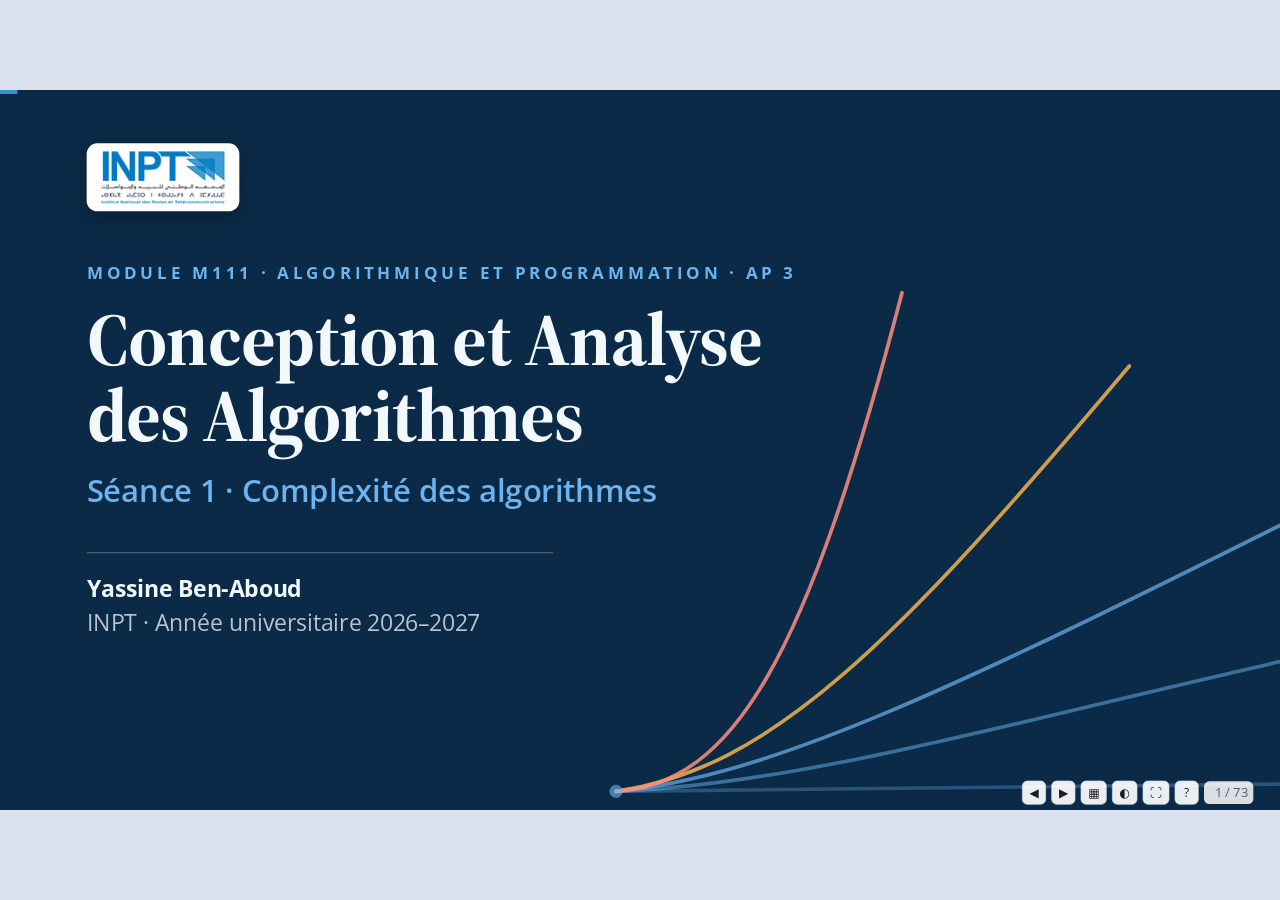
<file: s1/slides.html>
<!doctype html>
<html lang="fr">
<head>
<meta charset="utf-8">
<meta name="viewport" content="width=device-width,initial-scale=1">
<title>Séance 1 · Complexité des algorithmes</title>
<link rel="stylesheet" href="https://fonts.googleapis.com/css2?family=Open+Sans:wght@400;600;700;800&family=JetBrains+Mono:wght@400;500;600;700&family=Source+Serif+4:wght@600;700&display=swap">
<link rel="stylesheet" href="../assets/theme.css">
<link rel="stylesheet" href="../assets/deck.css">
<style>
  /* Éléments propres à cette séance */
  .flow { display: flex; align-items: center; justify-content: center; gap: 26px; }
  .fbox { background: var(--surface); border: 3px solid var(--line); border-radius: 22px; padding: 26px 34px; text-align: center; font-size: 34px; line-height: 1.35; box-shadow: 0 14px 36px rgba(15,53,87,.08); }
  .fbox.algo { background: var(--cover-bg); color: #fff; border-color: var(--cover-bg); min-width: 320px; font-size: 30px; }
  .fbox .mono { white-space: nowrap; }
  .fbox { padding: 24px 28px; font-size: 32px; }
  .flow { gap: 16px; }
  .fbox.algo small { color: #BCD3E8; font-size: 26px; }
  .fbox .mono { font-size: 38px; color: var(--accent); font-weight: 700; }
  .fbox b.l { display: block; font-size: 20px; letter-spacing: .16em; text-transform: uppercase; color: var(--muted); margin-bottom: 8px; }
  .fbox.algo b.l { color: var(--cover-accent); }
  .farrow { font-size: 64px; color: var(--blue); line-height: 1; }
  .tl { position: relative; display: grid; grid-template-columns: repeat(6, 1fr); gap: 22px; padding-top: 40px; flex: 1; align-content: start; }
  .tl::before { content: ""; position: absolute; left: 4%; right: 4%; top: 62px; height: 6px; background: var(--line); border-radius: 3px; }
  .tl .nd { position: relative; display: flex; flex-direction: column; gap: 16px; align-items: stretch; }
  .tl .dot { width: 52px; height: 52px; border-radius: 50%; background: var(--surface); border: 6px solid var(--line); margin: 0 auto; display: grid; place-items: center; font-weight: 800; font-size: 24px; color: var(--muted); z-index: 1; }
  .tl .nd.now .dot { background: var(--accent); border-color: var(--accent); color: #fff; }
  .tl .nd .panel { padding: 26px 24px; font-size: 27px; flex: 1; }
  .tl .nd.now .panel { background: var(--cover-bg); color: #fff; border-color: var(--cover-bg); }
  .tl .nd.now .panel h3 { color: #fff; }
  .tl .nd.now .small { color: #A9C2DB; }
  .tl h3 { font-size: 34px; }
  .cyc { display: grid; grid-template-columns: repeat(6, 1fr); gap: 0; align-items: stretch; }
  .cyc .c { position: relative; background: var(--surface); border: 3px solid var(--line); border-radius: 22px; padding: 26px 20px; text-align: center; font-size: 29px; line-height: 1.3; margin-right: 38px; box-shadow: 0 14px 36px rgba(15,53,87,.07); }
  .cyc .c:last-child { margin-right: 0; }
  .cyc .c::after { content: "›"; position: absolute; right: -37px; top: 50%; transform: translateY(-58%); font-size: 64px; color: var(--blue); }
  .cyc .c:last-child::after { display: none; }
  .cyc .c b.n { display: grid; place-items: center; width: 62px; height: 62px; border-radius: 50%; background: var(--accent); color: #fff; font-size: 32px; margin: 0 auto 14px; }
  .cyc .c.hot { background: var(--cover-bg); color: #fff; border-color: var(--cover-bg); }
  .cyc .c.hot b.n { background: var(--cover-accent); color: #06121f; }
  .mach { text-align: center; }
  .mach .ic { font-size: 74px; line-height: 1; margin-bottom: 8px; }
  .mach .sec { font: 800 78px var(--mono); color: var(--head); }
  .mach .opsb { display: inline-block; margin-top: 12px; background: var(--ok-soft); color: var(--ok); font: 700 28px var(--mono); border-radius: 12px; padding: 8px 18px; }
  .dbl { display: grid; grid-template-columns: 1fr 120px 1fr; gap: 22px; align-items: center; background: var(--surface); border: 2px solid var(--line); border-radius: 20px; padding: 28px 38px; font-size: 38px; box-shadow: 0 8px 22px rgba(15,53,87,.06); }
  .dbl .nm { font: 700 36px var(--mono); color: var(--accent); text-align: right; }
  .dbl .ef b { color: var(--head); }
  .dbl .ar { font-size: 44px; text-align: center; color: var(--blue); }
  .sq { display: inline-block; width: 46px; height: 46px; border-radius: 10px; margin: 5px; }
  .sq.f { background: var(--c-one); } .sq.l { background: var(--blue); } .sq.l2 { background: var(--c-n2); }
  .doll { border: 5px solid var(--blue); border-radius: 34px; padding: 22px 26px; background: color-mix(in srgb, var(--accent-soft) 80%, transparent); font: 700 28px var(--serif); color: var(--head); }
  .doll.d2 { border-color: var(--c-nlog); } .doll.d3 { border-color: var(--c-n2); } .doll.d4 { border-color: var(--c-exp); }
  .fibchips { display: flex; gap: 18px; align-items: center; flex-wrap: nowrap; }
  .fibchips .ch { width: 118px; height: 118px; border-radius: 22px; border: 4px solid var(--blue); background: var(--accent-soft); display: grid; place-items: center; font: 800 52px var(--mono); color: var(--head); }
  .fibchips .ch.s { border-color: var(--ok); background: var(--ok-soft); }
  .fibchips .pl { font-size: 38px; color: var(--muted); }
  .rl { display: flex; flex-direction: column; gap: 16px; align-items: center; }
  .blk { background: var(--accent); color: #fff; border-radius: 14px; padding: 12px 30px; font: 700 30px var(--mono); }
  :root[data-theme="dark"] .blk { color: #06121f; }
  @media (prefers-color-scheme: dark) { :root:not([data-theme="light"]) .blk { color: #06121f; } }
  .blk.b2 { background: var(--c-n2); color: #fff; }
  .gridmini { display: grid; gap: 6px; }
  .gridmini i { width: 34px; height: 34px; border-radius: 7px; background: var(--accent); }
  .eq { font: 700 78px var(--serif); color: var(--head); text-align: center; line-height: 1.2; }
  .eqc { display: grid; grid-template-columns: repeat(3, 1fr); gap: 26px; text-align: center; font-size: 30px; margin-top: 14px; }
  .eqc div { background: var(--accent-soft); border-radius: 16px; padding: 16px 20px; color: var(--head); }
  .fm { font: 700 66px var(--serif); text-align: center; color: var(--head); }
  .ann { display: grid; grid-template-columns: repeat(3, 1fr); gap: 26px; margin-top: 8px; font-size: 31px; }
  .ann div { background: var(--panel); border-radius: 18px; padding: 20px 26px; }
  .ann b { display: block; font: 800 40px var(--mono); color: var(--accent); margin-bottom: 4px; }
  .mini { width: 100%; height: auto; }
  .mini text { fill: var(--muted); font-size: 22px; }
</style>
</head>
<body>
<div id="viewport">
<div id="stage">
<div id="bar"></div>
<header id="head">
  <div class="brand"><img class="logo" src="../assets/inpt-logo.png" alt="INPT, Institut National des Postes et Télécommunications"><span class="sep"></span><span class="course">Conception et Analyse des Algorithmes</span></div>
  <div id="chip"></div>
</header>

<!-- ============ Ouverture ============ -->
<section class="slide cover">
  <div class="plate"><img src="../assets/inpt-logo.png" alt="INPT, Institut National des Postes et Télécommunications"></div>
  <div class="eyebrow">Module M111 · Algorithmique et Programmation · AP 3</div>
  <h1>Conception et Analyse des Algorithmes</h1>
  <div class="sub2">Séance 1 · Complexité des algorithmes</div>
  <div class="who"><b>Yassine Ben-Aboud</b><br><span>INPT · Année universitaire 2026–2027</span></div>
  <aside class="notes">Accueillir les étudiants. Présenter l’AP 3 : six séances de trois heures. Chaque séance alterne cours, TD et un TP d’une heure où l’on exécute le code. Dire que le diaporama et le support de cours restent disponibles sur la page du cours.</aside>
</section>

<section class="slide">
  <h2 class="title">Six séances pour apprendre à concevoir et à comparer des algorithmes</h2>
  <div class="tl">
    <div class="nd now"><div class="dot">1</div><div class="panel"><h3>Complexité</h3><div class="small">Mesurer, comparer, prévoir le coût d’un algorithme</div></div></div>
    <div class="nd"><div class="dot">2</div><div class="panel"><h3>Structures linéaires</h3><div class="small">Mémoire en C, listes, piles, files</div></div></div>
    <div class="nd"><div class="dot">3</div><div class="panel"><h3>Arbres et tas</h3><div class="small">Arbres de recherche, tas, file de priorité</div></div></div>
    <div class="nd"><div class="dot">4</div><div class="panel"><h3>Hachage et diviser pour régner</h3><div class="small">Tables de hachage, tri fusion</div></div></div>
    <div class="nd"><div class="dot">5</div><div class="panel"><h3>Glouton et prog. dynamique</h3><div class="small">Choix local, mémoïsation</div></div></div>
    <div class="nd"><div class="dot">6</div><div class="panel"><h3>Graphes</h3><div class="small">Parcours, plus courts chemins</div></div></div>
  </div>
  <div class="keep step">Chaque séance suit le même rythme : du cours et du TD avec des simulations, puis <b>une heure de TP</b> où vous exécutez le code en C et en Python.</div>
</section>

<section class="slide">
  <h2 class="title">Au programme aujourd’hui</h2>
  <div class="split">
    <ol class="num">
      <li class="step"><span><b>Choisir un algorithme</b><br><span class="small">deux méthodes, un même problème</span></span></li>
      <li class="step"><span><b>Compter les opérations</b><br><span class="small">le coût d’un programme, pas à pas</span></span></li>
      <li class="step"><span><b>Les familles de croissance</b><br><span class="small">de log n à 2ⁿ</span></span></li>
      <li class="step"><span><b>Écrire la complexité</b><br><span class="small">les notations O, Ω, Θ</span></span></li>
      <li class="step"><span><b>Meilleur, moyen et pire cas</b></span></li>
      <li class="step"><span><b>Analyser des boucles</b></span></li>
      <li class="step"><span><b>La récursivité</b><br><span class="small">appels, pile, Fibonacci, théorème maître</span></span></li>
    </ol>
    <div class="panel navy col" style="gap:20px">
      <span class="tag" style="color:var(--cover-accent)">Objectifs</span>
      <h3>À la fin de la séance, vous saurez :</h3>
      <ul class="lst sm" style="color:#E6F0FA">
        <li>compter les opérations d’un algorithme</li>
        <li>reconnaître sa famille de croissance</li>
        <li>écrire sa complexité avec O, Ω et Θ</li>
        <li>analyser une boucle et une fonction récursive</li>
      </ul>
    </div>
  </div>
</section>

<section class="slide">
  <h2 class="title">Comment nous allons travailler</h2>
  <div class="cyc step" style="margin-top:20px">
    <div class="c"><b class="n">1</b>Un <b>problème</b> concret</div>
    <div class="c"><b class="n">2</b>On le fait <b>à la main</b></div>
    <div class="c"><b class="n">3</b>On regarde la <b>simulation</b></div>
    <div class="c"><b class="n">4</b>On <b>formalise</b></div>
    <div class="c"><b class="n">5</b>On <b>vérifie</b> avec une question</div>
    <div class="c hot"><b class="n">6</b>On <b>code</b> en TP</div>
  </div>
  <div class="grid2" style="margin-top:20px">
    <div class="panel step"><span class="tag">Votre rôle</span><h3>Prédire avant de regarder</h3>À chaque simulation, dites ce que vous attendez avant d’appuyer sur « Suivant ». Se tromper est utile : c’est là que l’on comprend.</div>
    <div class="panel step"><span class="tag">Pas de panique</span><h3>Chaque mot est expliqué</h3>Aucun terme technique n’est utilisé avant d’avoir été défini. Si un mot manque, levez la main.</div>
  </div>
</section>

<!-- ============ Chapitre 1 ============ -->
<section class="slide divider">
  <div class="plate"><img src="../assets/inpt-logo.png" alt="INPT"></div>
  <div class="big">1</div>
  <div class="eyebrow">Chapitre 1</div>
  <h2>Choisir un algorithme</h2>
  <div class="q">Deux manières de résoudre <b>le même problème</b>. Laquelle est la meilleure, et comment le savoir ?</div>
</section>

<section class="slide" data-ch="1" data-chname="Choisir un algorithme">
  <h2 class="title">Qu’est-ce qu’un algorithme ?</h2>
  <div class="split">
    <div class="col" style="gap:34px">
      <div class="def" data-t="Définition">Un <span class="kw">algorithme</span> est une suite finie d’instructions précises qui transforme des <b>données d’entrée</b> en un <b>résultat</b>.</div>
      <div class="txt step">Une recette de cuisine est un algorithme : des ingrédients (entrée), des étapes, un plat (sortie).</div>
    </div>
    <div class="col" style="gap:30px">
      <div class="flow">
        <div class="fbox step" data-g="1"><b class="l">Entrée</b><span class="mono">[4, 9, 2, 7]</span></div>
        <div class="farrow step" data-g="2">→</div>
        <div class="fbox algo step" data-g="2"><b class="l">Algorithme</b>Garder le plus grand nombre vu jusqu’ici<br><small>4 → 9 → 9 → 9</small></div>
        <div class="farrow step" data-g="3">→</div>
        <div class="fbox step" data-g="3"><b class="l">Sortie</b><span class="mono">9</span></div>
      </div>
      <div class="callout step">Problème : <b>trouver le plus grand nombre d’une liste</b>.</div>
    </div>
  </div>
</section>

<section class="slide" data-ch="1" data-chname="Choisir un algorithme">
  <h2 class="title">Un même problème peut avoir plusieurs algorithmes</h2>
  <p class="sub">Exemple : calculer 1 + 2 + 3 + … + 100.</p>
  <div class="grid2">
    <div class="panel col"><span class="tag">Algorithme 1</span><h3>Additionner un par un</h3>
      <div class="mono" style="font-size:34px;color:var(--head)">1 + 2 = 3<br>3 + 3 = 6<br>6 + 4 = 10<br>…</div>
      <div class="callout bad step" style="margin-top:auto"><b>99 additions</b></div></div>
    <div class="panel col"><span class="tag">Algorithme 2</span><h3>Utiliser une formule</h3>
      <div class="mono" style="font-size:34px;color:var(--head)">n × (n + 1) ÷ 2<br>= 100 × 101 ÷ 2<br>= 5 050</div>
      <div class="callout good step" style="margin-top:auto"><b>3 opérations</b></div></div>
  </div>
  <div class="keep step">Les deux donnent <b>5 050</b>. Ils sont tous les deux <b>corrects</b>, mais ils ne demandent pas le même travail.</div>
</section>

<section class="slide" data-ch="1" data-chname="Choisir un algorithme">
  <h2 class="title">Jeu : deviner un nombre entre 1 et 100</h2>
  <p class="sub">Je pense à un nombre secret. Vous posez des questions « est-ce X ? » et je réponds « plus grand » ou « plus petit ». Deux stratégies s’affrontent.</p>
  <div class="obj">
    <div class="panel"><span class="tag">Objectif</span><div>Comparer deux façons de poser les questions pour retrouver un nombre secret.</div></div>
    <div class="panel"><span class="tag">À observer</span><div>Le <b>nombre de questions</b> posées par chaque stratégie (compteur en haut à droite) et les cases qui s’éliminent.</div></div>
    <div class="panel"><span class="tag">À essayer</span><div>Choisissez un nombre secret, puis lancez A et B. Essayez 1, puis 100, puis un nombre au hasard.</div></div>
  </div>
  <div id="sim-guess" class="step gate"></div>
  <aside class="notes">Avant de lancer les simulations, faire jouer deux étudiants au tableau : le premier propose 1, 2, 3… le second propose toujours le milieu. Demander à la salle de prédire qui gagne et de combien de questions. Puis lancer les deux stratégies avec le même nombre secret (73 par défaut).</aside>
</section>

<section class="slide" data-ch="1" data-chname="Choisir un algorithme">
  <h2 class="title">Ce que nous venons de mesurer</h2>
  <p class="sub">Trois mots à retenir. Ils serviront pendant toute la séance.</p>
  <div class="grid3">
    <div class="def step" data-g="1" data-t="Vocabulaire 1"><b class="acc">La taille n</b><br>La quantité de données à traiter.<br><span class="small">Ici : 100 nombres possibles, donc n = 100.</span></div>
    <div class="def step" data-g="2" data-t="Vocabulaire 2"><b class="acc">Une opération élémentaire</b><br>Une action simple, comptée pour 1.<br><span class="small">Ici : une question, c’est-à-dire une comparaison.</span></div>
    <div class="def step" data-g="3" data-t="Vocabulaire 3"><b class="acc">La complexité</b><br>Le nombre d’opérations nécessaires, en fonction de n.<br><span class="small">C’est la mesure du « travail » d’un algorithme.</span></div>
  </div>
  <div class="grid2" style="flex:0 0 auto">
    <div class="callout bad step" data-g="4"><b>Stratégie A :</b> jusqu’à <b>100</b> questions. Le travail est <b>proportionnel à n</b>.</div>
    <div class="callout good step" data-g="4"><b>Stratégie B :</b> au plus <b>7</b> questions, car on peut couper 100 en deux 7 fois (2⁷ = 128).</div>
  </div>
</section>

<section class="slide" data-ch="1" data-chname="Choisir un algorithme">
  <h2 class="title">La stratégie B a un nom : la recherche dichotomique</h2>
  <div class="grid2">
    <div class="panel col"><span class="tag">Stratégie A</span><h3>Recherche séquentielle</h3>
      On examine les éléments <b>un par un</b>, dans l’ordre, jusqu’à trouver.<br><span class="small">Elle marche sur n’importe quelle liste.</span></div>
    <div class="panel col"><span class="tag">Stratégie B</span><h3>Recherche dichotomique</h3>
      On examine l’élément du <b>milieu</b> et on <b>jette la moitié</b> qui ne peut pas contenir la réponse, puis on recommence.<br><span class="small">« Dichotomie » vient du grec : <i>dicha</i>, en deux, et <i>tomê</i>, coupe. Elle exige une liste <b>triée</b>.</span></div>
  </div>
  <div class="callout step" data-g="1">Pourquoi faut-il une liste triée ? Parce qu’en regardant le milieu, on sait <b>de quel côté</b> se trouve la réponse.</div>
  <div class="def step" data-g="2" data-t="Vocabulaire">Un <span class="kw">tableau</span> est une suite de cases numérotées à partir de 0. À la prochaine diapositive, nos deux méthodes s’appliquent à un tableau trié de 16 cases.</div>
</section>

<section class="slide" data-ch="1" data-chname="Choisir un algorithme">
  <h2 class="title">Les deux méthodes sur un tableau trié</h2>
  <div class="obj">
    <div class="panel"><span class="tag">Objectif</span><div>Appliquer les deux méthodes à un tableau trié de 16 cases.</div></div>
    <div class="panel"><span class="tag">À observer</span><div>Le nombre de comparaisons, et les cases écartées (grisées) par la méthode B.</div></div>
    <div class="panel"><span class="tag">À essayer</span><div>Cherchez 56, puis 3 (le premier !), puis 99 (absent). Quelle méthode gagne à chaque fois ?</div></div>
  </div>
  <div id="sim-race" class="step gate"></div>
  <aside class="notes">Choisir 56 : A demande 13 comparaisons, B seulement 4. Essayer 3 (premier élément : A gagne !) puis 99 (absent). Faire remarquer que B élimine la moitié des cases à chaque comparaison.</aside>
</section>

<section class="slide" data-ch="1" data-chname="Choisir un algorithme">
  <h2 class="title">Et avec un milliard de cases ?</h2>
  <div class="split" style="grid-template-columns: 7fr 5fr;">
    <div id="sim-bars"></div>
    <div class="col">
      <div class="callout">Pour un milliard de cases, la méthode B fait <b>30 comparaisons</b>. La méthode A peut en faire <b>un milliard</b>.</div>
      <div class="panel step">Doubler la taille du tableau ajoute <b>une seule</b> comparaison à la méthode B.</div>
      <div class="keep step">La différence vient <b>de l’algorithme</b>, pas de la machine.</div>
    </div>
  </div>
</section>

<section class="slide" data-ch="1" data-chname="Choisir un algorithme">
  <h2 class="title">Pourquoi compter des opérations et non des secondes ?</h2>
  <p class="sub">Le même programme, la même recherche, sur trois machines différentes.</p>
  <div class="grid3">
    <div class="panel mach step" data-g="1"><div class="ic">💻</div><b>Ordinateur portable</b><div class="sec">2,1 s</div><div class="opsb">1 000 000 comparaisons</div></div>
    <div class="panel mach step" data-g="1"><div class="ic">📱</div><b>Téléphone</b><div class="sec">4,8 s</div><div class="opsb">1 000 000 comparaisons</div></div>
    <div class="panel mach step" data-g="1"><div class="ic">🖥️</div><b>Serveur puissant</b><div class="sec">0,3 s</div><div class="opsb">1 000 000 comparaisons</div></div>
  </div>
  <div class="keep step">Les secondes changent avec la machine. <b>Le nombre d’opérations ne change pas</b> : c’est une propriété de l’algorithme.</div>
</section>

<section class="slide" data-ch="1" data-chname="Choisir un algorithme">
  <h2 class="title">Question 1</h2>
  <div id="q1" style="max-width:1560px"></div>
</section>

<!-- ============ Chapitre 2 ============ -->
<section class="slide divider">
  <div class="plate"><img src="../assets/inpt-logo.png" alt="INPT"></div>
  <div class="big">2</div>
  <div class="eyebrow">Chapitre 2</div>
  <h2>Compter les opérations</h2>
  <div class="q">Pour mesurer le travail d’un algorithme, on <b>compte</b>. On ne chronomètre pas.</div>
</section>

<section class="slide" data-ch="2" data-chname="Compter les opérations">
  <h2 class="title">Le modèle de coût : tout ce qui est simple coûte 1</h2>
  <div class="split">
    <div class="col">
      <p class="lead">Pour compter, on se met d’accord sur ce qu’est <b>une opération élémentaire</b>. Chacune coûte <b>1</b>.</p>
      <div class="def step" data-t="Définition"><span class="kw">T(n)</span> est le nombre total d’opérations élémentaires exécutées par l’algorithme quand l’entrée a la taille <b>n</b>.<br><span class="small">Lecture : « T de n ». T est le nom de la fonction, n est la taille des données. Si n change, T(n) change.</span></div>
    </div>
    <div class="grid2" style="gap:22px">
      <div class="panel step" data-g="1"><span class="tag">Affectation</span><div class="mono" style="font-size:42px;color:var(--head)">s ← 0</div><div class="small">on range une valeur</div></div>
      <div class="panel step" data-g="1"><span class="tag">Comparaison</span><div class="mono" style="font-size:42px;color:var(--head)">i &lt; n</div><div class="small">on teste une condition</div></div>
      <div class="panel step" data-g="2"><span class="tag">Calcul</span><div class="mono" style="font-size:42px;color:var(--head)">s + t[i]</div><div class="small">une addition</div></div>
      <div class="panel step" data-g="2"><span class="tag">Accès</span><div class="mono" style="font-size:42px;color:var(--head)">t[i]</div><div class="small">on lit une case du tableau</div></div>
    </div>
  </div>
</section>

<section class="slide" data-ch="2" data-chname="Compter les opérations">
  <h2 class="title">Compter pas à pas : la somme d’un tableau</h2>
  <p class="sub">Chaque ligne exécutée a un coût. Suivez le compteur d’opérations en bas à droite.</p>
  <div class="obj">
    <div class="panel"><span class="tag">Objectif</span><div>Compter les opérations d’un vrai programme, ligne après ligne.</div></div>
    <div class="panel"><span class="tag">À observer</span><div>La ligne surlignée à chaque étape, et le compteur qui augmente du coût de cette ligne.</div></div>
    <div class="panel"><span class="tag">À essayer</span><div>Lancez n = 5, puis n = 3 et n = 8 : que devient le total ? Cherchez la formule.</div></div>
  </div>
  <div id="sim-sum" class="step gate"></div>
  <aside class="notes">Lancer avec n = 5 en mode Lent et faire annoncer le compteur à voix haute. Puis cliquer n = 3 et n = 8 : 13, 19, 28. Demander quelle formule relie n au total.</aside>
</section>

<section class="slide" data-ch="2" data-chname="Compter les opérations">
  <h2 class="title">Construire T(n) : coût × nombre d’exécutions</h2>
  <p class="sub">Pour chaque ligne du programme, on se demande : combien coûte-t-elle, et combien de fois est-elle exécutée ? Puis on additionne.</p>
  <div class="split" style="grid-template-columns: 5fr 7fr; align-items: start;">
    <pre class="code free" data-pc style="font-size:30px;line-height:1.75">fonction somme(t, n):
    s ← 0
    pour i de 0 à n-1 faire
        s ← s + t[i]
    retourner s</pre>
    <table class="tbl" style="font-size:29px">
      <tr class="step" data-g="1"><th>Opération</th><th class="num">Coût</th><th class="num">Exécutions</th><th class="num">Total</th></tr>
      <tr class="step" data-g="1"><td class="mono">s ← 0</td><td class="num">1</td><td class="num">1 fois</td><td class="num"><b>1</b></td></tr>
      <tr class="step" data-g="2"><td class="mono">i ← 0</td><td class="num">1</td><td class="num">1 fois</td><td class="num"><b>1</b></td></tr>
      <tr class="step" data-g="3"><td class="mono">test i &lt; n</td><td class="num">1</td><td class="num">n + 1 fois</td><td class="num"><b>n + 1</b></td></tr>
      <tr class="step" data-g="4"><td class="mono">i ← i + 1</td><td class="num">1</td><td class="num">n fois</td><td class="num"><b>n</b></td></tr>
      <tr class="step" data-g="4"><td class="mono">s ← s + t[i]</td><td class="num">1</td><td class="num">n fois</td><td class="num"><b>n</b></td></tr>
      <tr class="step" data-g="5"><td class="mono">retourner s</td><td class="num">1</td><td class="num">1 fois</td><td class="num"><b>1</b></td></tr>
      <tr class="step me" data-g="6"><td colspan="3"><b>T(n) = 1 + 1 + (n + 1) + n + n + 1</b></td><td class="num"><b class="acc">3n + 4</b></td></tr>
    </table>
  </div>
  <div class="callout step" data-g="3" style="font-size:30px">Pourquoi <b>n + 1</b> tests ? La boucle fait n tours, donc n tests réussis, <b>plus un dernier test raté</b> qui arrête la boucle.</div>
  <aside class="notes">Faire retrouver à la classe le fait que le test est exécuté une fois de plus que le corps de la boucle. Relier à la simulation précédente : le dernier passage en 2 opérations.</aside>
</section>

<section class="slide" data-ch="2" data-chname="Compter les opérations">
  <h2 class="title">Vérifions la formule avec la simulation</h2>
  <div class="split">
    <table class="tbl">
      <tr class="step" data-g="1"><th>Taille n</th><th class="num">Formule 3n + 4</th><th class="num">Compteur de la simulation</th></tr>
      <tr class="step" data-g="1"><td>n = 3</td><td class="num">3×3 + 4 = <b>13</b></td><td class="num"><b>13</b></td></tr>
      <tr class="step" data-g="1"><td>n = 5</td><td class="num">3×5 + 4 = <b>19</b></td><td class="num"><b>19</b></td></tr>
      <tr class="step" data-g="1"><td>n = 8</td><td class="num">3×8 + 4 = <b>28</b></td><td class="num"><b>28</b></td></tr>
    </table>
    <div class="col">
      <div class="callout good step" data-g="2">La formule donne <b>exactement</b> ce que le compteur affichait.</div>
      <div class="def step" data-g="3" data-t="À quoi ça sert">On peut maintenant <b>prédire</b> le coût sans exécuter le programme.<br><span class="small">Pour n = 1 000 000 : T(n) = 3 000 004 opérations.</span></div>
    </div>
  </div>
</section>

<section class="slide" data-ch="2" data-chname="Compter les opérations">
  <h2 class="title">Doubler n double le travail</h2>
  <p class="sub">Comparons deux façons d’écrire la même somme : l’une coûte 3n + 4 opérations, l’autre 5n + 1.</p>
  <div class="split">
    <table class="tbl">
      <tr class="step" data-g="1"><th>n</th><th class="num">3n + 4</th><th class="num">5n + 1</th></tr>
      <tr class="step" data-g="1"><td>1 000</td><td class="num">3 004</td><td class="num">5 001</td></tr>
      <tr class="step" data-g="1"><td>2 000</td><td class="num">6 004</td><td class="num">10 001</td></tr>
      <tr class="step" data-g="1"><td>4 000</td><td class="num">12 004</td><td class="num">20 001</td></tr>
    </table>
    <div class="col">
      <div class="callout step" data-g="2">Dans les deux cas, quand <b>n double</b>, le travail <b>double aussi</b> (ou presque).</div>
      <div class="def step" data-g="3" data-t="Vocabulaire">On dit que le coût est <span class="kw">linéaire</span> : il croît proportionnellement à n.</div>
    </div>
  </div>
  <div class="keep step" data-g="4">Ce qui compte n’est pas la constante exacte, mais la <b>façon dont le coût grandit</b> avec n.</div>
</section>

<section class="slide" data-ch="2" data-chname="Compter les opérations">
  <h2 class="title">Question 2</h2>
  <div id="q2" style="max-width:1560px"></div>
</section>

<!-- ============ Chapitre 3 ============ -->
<section class="slide divider">
  <div class="plate"><img src="../assets/inpt-logo.png" alt="INPT"></div>
  <div class="big">3</div>
  <div class="eyebrow">Chapitre 3</div>
  <h2>Les familles de croissance</h2>
  <div class="q">Quand la taille des données <b>double</b>, que devient le travail ?</div>
</section>

<section class="slide" data-ch="3" data-chname="Les familles de croissance">
  <h2 class="title">Le test du doublement</h2>
  <p class="sub">On double n. Combien d’opérations de plus ? La réponse classe les algorithmes en familles.</p>
  <div class="col" style="gap:14px;margin-top:6px">
    <div class="dbl step"><div class="ef"><b>Rien ne change</b></div><div class="ar">→</div><div class="nm" style="text-align:left">constante · 1</div></div>
    <div class="dbl step"><div class="ef"><b>Une seule opération de plus</b></div><div class="ar">→</div><div class="nm" style="text-align:left">logarithmique · log n</div></div>
    <div class="dbl step"><div class="ef">Le travail <b>double</b></div><div class="ar">→</div><div class="nm" style="text-align:left">linéaire · n</div></div>
    <div class="dbl step"><div class="ef">Le travail est <b>multiplié par 4</b></div><div class="ar">→</div><div class="nm" style="text-align:left">quadratique · n²</div></div>
    <div class="dbl step"><div class="ef">Le travail est <b>multiplié par une quantité énorme</b></div><div class="ar">→</div><div class="nm" style="text-align:left">exponentielle · 2ⁿ</div></div>
  </div>
  <aside class="notes">Annoncer qu’on va voir chaque famille avec une image. Ne pas expliquer n² ici : cela vient dans quelques diapositives.</aside>
</section>

<section class="slide" data-ch="3" data-chname="Les familles de croissance">
  <h2 class="title">Constante et linéaire : 1 et n</h2>
  <div class="grid2">
    <div class="panel col"><span class="tag">Famille constante · 1</span><h3>Lire une case</h3>
      <div class="txt">Lire <span class="mono">t[5]</span> coûte <b>1 opération</b>, que le tableau ait 10 cases ou un million.</div>
      <div data-arr="7,3,9,4,8,2,6,5" data-cls="5:found" data-cw="70" data-p="i:5"></div>
      <div class="callout good" style="margin-top:auto">Le travail <b>ne dépend pas de n</b>.</div></div>
    <div class="panel col"><span class="tag">Famille linéaire · n</span><h3>Parcourir le tableau</h3>
      <div class="txt">Pour trouver le maximum, on regarde <b>chaque case une fois</b> : n cases, n opérations.</div>
      <div data-arr="7,3,9,4,8,2,6,5" data-cls="0:done,1:done,2:done,3:done,4:cur" data-cw="70" data-p="i:4"></div>
      <div class="callout" style="margin-top:auto">Si n double, le travail <b>double</b>.</div></div>
  </div>
</section>

<section class="slide" data-ch="3" data-chname="Les familles de croissance">
  <h2 class="title">Couper en deux : la famille log n</h2>
  <div class="def" data-t="Définition" style="font-size:34px">Le <span class="kw">logarithme</span> en base 2, noté <b>log₂ n</b>, est le nombre de fois qu’on peut <b>diviser n par 2</b> avant d’arriver à 1.</div>
  <div class="obj">
    <div class="panel"><span class="tag">Objectif</span><div>Comprendre le logarithme : combien de fois peut-on couper n en deux avant d’arriver à 1 ?</div></div>
    <div class="panel"><span class="tag">À observer</span><div>Chaque barre est la taille qui reste après une coupe. Comptez les coupes jusqu’à 1.</div></div>
    <div class="panel"><span class="tag">À essayer</span><div>Déplacez le curseur. Quand n double, combien de coupes de plus faut-il ?</div></div>
  </div>
  <div id="sim-halving" class="step gate"></div>
  <aside class="notes">Déplacer le curseur : à chaque fois que n double, il y a exactement une coupe de plus. C’est pour cela que la recherche dichotomique est si rapide.</aside>
</section>

<section class="slide" data-ch="3" data-chname="Les familles de croissance">
  <h2 class="title">Le carré : n × n, noté n²</h2>
  <p class="sub">« n² » se lit « n au carré » et signifie <b>n fois n</b>. Il apparaît quand chaque élément est mis en relation avec tous les autres.</p>
  <div class="obj">
    <div class="panel"><span class="tag">Objectif</span><div>Voir pourquoi n² apparaît quand chaque personne est reliée à toutes les autres.</div></div>
    <div class="panel"><span class="tag">À observer</span><div>Le nombre de traits (poignées de main) quand le nombre de personnes augmente.</div></div>
    <div class="panel"><span class="tag">À essayer</span><div>Passez de 4 à 8 personnes : par combien le nombre de traits est-il à peu près multiplié ?</div></div>
  </div>
  <div id="sim-shake" class="step gate"></div>
</section>

<section class="slide" data-ch="3" data-chname="Les familles de croissance">
  <h2 class="title">L’exponentielle : 2ⁿ</h2>
  <p class="sub">« 2ⁿ » signifie 2 × 2 × … × 2, avec n facteurs. Exemple : lister tous les sous-ensembles d’un ensemble.</p>
  <div class="obj">
    <div class="panel"><span class="tag">Objectif</span><div>Voir pourquoi le nombre de cas <b>double</b> à chaque élément ajouté : c’est 2ⁿ.</div></div>
    <div class="panel"><span class="tag">À observer</span><div>Les sous-ensembles listés à l’écran et leur nombre total.</div></div>
    <div class="panel"><span class="tag">À essayer</span><div>Ajoutez un élément à la fois et comparez le nombre de sous-ensembles avec le précédent.</div></div>
  </div>
  <div id="sim-subsets" class="step gate"></div>
</section>

<section class="slide" data-ch="3" data-chname="Les familles de croissance">
  <h2 class="title">Les familles, avec un exemple pour chacune</h2>
  <table class="tbl" style="font-size:33px">
    <tr class="step" data-g="a"><th>Famille</th><th>Nom</th><th>Exemple d’algorithme</th></tr>
    <tr class="step" data-g="a"><td class="mono">1</td><td>constante</td><td>Lire une case d’un tableau</td></tr>
    <tr class="step" data-g="a"><td class="mono">log n</td><td>logarithmique</td><td>Recherche dichotomique</td></tr>
    <tr class="step" data-g="b"><td class="mono">n</td><td>linéaire</td><td>Parcourir un tableau, recherche séquentielle</td></tr>
    <tr class="step" data-g="b"><td class="mono">n log n</td><td>quasi-linéaire</td><td>Les bons tris, comme le tri fusion (séance 4)</td></tr>
    <tr class="step" data-g="c"><td class="mono">n²</td><td>quadratique</td><td>Deux boucles imbriquées, tris simples</td></tr>
    <tr class="step" data-g="c"><td class="mono">n³</td><td>cubique</td><td>Trois boucles imbriquées, produit de matrices</td></tr>
    <tr class="step" data-g="d"><td class="mono">2ⁿ</td><td>exponentielle</td><td>Tous les sous-ensembles d’un ensemble</td></tr>
  </table>
</section>

<section class="slide" data-ch="3" data-chname="Les familles de croissance">
  <h2 class="title">Faites grandir n et regardez les courbes</h2>
  <div class="obj">
    <div class="panel"><span class="tag">Objectif</span><div>Comparer visuellement toutes les familles de croissance sur un même graphique.</div></div>
    <div class="panel"><span class="tag">À observer</span><div>Quelle courbe grimpe le plus vite ? Laquelle reste presque plate ?</div></div>
    <div class="panel"><span class="tag">À essayer</span><div>Augmentez n jusqu’à 30, puis activez l’échelle logarithmique pour tout voir.</div></div>
  </div>
  <div id="sim-growth" class="step gate"></div>
  <aside class="notes">Augmenter n jusqu’à 30 : la courbe de 2ⁿ sort du cadre. Activer l’échelle logarithmique pour voir toutes les courbes à la fois.</aside>
</section>

<section class="slide" data-ch="3" data-chname="Les familles de croissance">
  <h2 class="title">Et en vrai, cela fait combien de temps ?</h2>
  <div id="sim-times"></div>
  <div class="keep step" style="margin-top:6px">Un algorithme exponentiel devient <b>inutilisable</b> dès n = 100, même sur le meilleur ordinateur.</div>
</section>

<section class="slide" data-ch="3" data-chname="Les familles de croissance">
  <h2 class="title">Question 3</h2>
  <div id="q3" style="max-width:1560px"></div>
</section>

<!-- ============ Chapitre 4 ============ -->
<section class="slide divider">
  <div class="plate"><img src="../assets/inpt-logo.png" alt="INPT"></div>
  <div class="big">4</div>
  <div class="eyebrow">Chapitre 4</div>
  <h2>Écrire la complexité</h2>
  <div class="q">Comment <b>résumer</b> un coût comme 7n³ + 100n² + 9 en une seule expression ?</div>
</section>

<section class="slide" data-ch="4" data-chname="Écrire la complexité">
  <h2 class="title">Pourquoi simplifier ?</h2>
  <p class="sub">À petite taille, les constantes comptent. À grande taille, un seul terme gagne. Regardez la part de chaque terme.</p>
  <div class="obj">
    <div class="panel"><span class="tag">Objectif</span><div>Comprendre pourquoi on peut oublier les petits termes d’un coût.</div></div>
    <div class="panel"><span class="tag">À observer</span><div>La part de chaque terme dans le total (barre colorée) pour plusieurs tailles.</div></div>
    <div class="panel"><span class="tag">À essayer</span><div>Cliquez sur 10, 100, 1 000 puis 10 000 : quel terme domine à chaque fois ?</div></div>
  </div>
  <div id="sim-contrib" class="step gate"></div>
  <aside class="notes">Cliquer 10 : la constante 1000 domine. Puis 100, 1000, 10 000 : le terme 2n² prend toute la place. C’est la justification de la simplification.</aside>
</section>

<section class="slide" data-ch="4" data-chname="Écrire la complexité">
  <h2 class="title">Deux gestes pour simplifier</h2>
  <div id="sim-simplify"></div>
</section>

<section class="slide" data-ch="4" data-chname="Écrire la complexité">
  <h2 class="title">Trois façons d’encadrer une croissance</h2>
  <p class="sub">Image : le temps d’un trajet. « Au plus 1 heure », « au moins 20 minutes », « environ 40 minutes ».</p>
  <div class="grid3">
    <div class="panel col step" data-g="1"><span class="pill bad">O · le plafond</span>
      <svg class="mini" viewBox="0 0 300 170"><path d="M10 160 C100 150 200 90 290 20" fill="none" stroke="var(--c-exp)" stroke-width="5" stroke-dasharray="10 7"/><path d="M10 160 C100 155 200 125 290 70" fill="none" stroke="var(--c-n)" stroke-width="6"/><text x="200" y="22">c·g(n)</text><text x="205" y="110">f(n)</text></svg>
      <h3>« Pas plus que… »</h3>f = O(g) : f reste <b>sous</b> la courbe c·g.<div class="small">Une garantie : ce ne sera jamais pire.</div></div>
    <div class="panel col step" data-g="1"><span class="pill ok">Ω · le plancher</span>
      <svg class="mini" viewBox="0 0 300 170"><path d="M10 160 C100 155 200 125 290 70" fill="none" stroke="var(--c-n)" stroke-width="6"/><path d="M10 160 C100 158 200 150 290 125" fill="none" stroke="var(--c-log)" stroke-width="5" stroke-dasharray="10 7"/><text x="200" y="100">f(n)</text><text x="190" y="158">c·g(n)</text></svg>
      <h3>« Au moins… »</h3>f = Ω(g) : f reste <b>au-dessus</b> de la courbe c·g.<div class="small">Une garantie : ce ne sera jamais mieux.</div></div>
    <div class="panel col step" data-g="1"><span class="pill">Θ · le couloir</span>
      <svg class="mini" viewBox="0 0 300 170"><path d="M10 160 C100 150 200 90 290 20 L290 125 C200 150 100 158 10 160Z" fill="var(--accent-soft)"/><path d="M10 160 C100 150 200 90 290 20" fill="none" stroke="var(--c-exp)" stroke-width="4" stroke-dasharray="10 7"/><path d="M10 160 C100 158 200 150 290 125" fill="none" stroke="var(--c-log)" stroke-width="4" stroke-dasharray="10 7"/><path d="M10 160 C100 155 200 125 290 70" fill="none" stroke="var(--c-n)" stroke-width="6"/><text x="205" y="108">f(n)</text></svg>
      <h3>« Exactement de l’ordre de… »</h3>f = Θ(g) : f est à la fois O(g) et Ω(g).<div class="small">La description la plus précise.</div></div>
  </div>
</section>

<section class="slide" data-ch="4" data-chname="Écrire la complexité">
  <h2 class="title">La définition, phrase par phrase</h2>
  <div class="fm">f(n) = O(g(n))</div>
  <div class="def" data-t="Définition" style="text-align:center;font-size:40px">il existe <b class="acc">c &gt; 0</b> et <b class="acc">n₀</b> tels que, pour tout <b class="acc">n ≥ n₀</b>,<br><b>f(n) ≤ c · g(n)</b></div>
  <div class="ann">
    <div class="step" data-g="1"><b>c</b>Une constante à votre choix : elle représente le facteur que l’on accepte d’ignorer.</div>
    <div class="step" data-g="2"><b>n₀</b>Un seuil. Avant lui, tout est permis. Après lui, la règle est toujours vraie.</div>
    <div class="step" data-g="3"><b>f ≤ c·g</b>La courbe de f reste sous celle de g, multipliée par c : g est un plafond.</div>
  </div>
</section>

<section class="slide" data-ch="4" data-chname="Écrire la complexité">
  <h2 class="title">Un exemple à la main : f(n) = 3n² + 5n + 2</h2>
  <p class="sub">Peut-on dire que ce coût est « de l’ordre de n² » ? On cherche un <b>plafond</b> de la forme c · n² que f ne dépasse plus à partir d’un certain n.</p>
  <div class="split even top">
    <table class="tbl" style="font-size:31px">
      <tr class="step" data-g="1"><th>n</th><th class="num">f(n)</th><th class="num">4 · n²</th><th class="num">f ≤ 4n² ?</th></tr>
      <tr class="step" data-g="1"><td>1</td><td class="num">10</td><td class="num">4</td><td class="num t-bad">non</td></tr>
      <tr class="step" data-g="1"><td>2</td><td class="num">24</td><td class="num">16</td><td class="num t-bad">non</td></tr>
      <tr class="step" data-g="1"><td>3</td><td class="num">44</td><td class="num">36</td><td class="num t-bad">non</td></tr>
      <tr class="step" data-g="1"><td>4</td><td class="num">70</td><td class="num">64</td><td class="num t-bad">non</td></tr>
      <tr class="step" data-g="1"><td>5</td><td class="num">102</td><td class="num">100</td><td class="num t-bad">non</td></tr>
      <tr class="step" data-g="2"><td>6</td><td class="num">140</td><td class="num">144</td><td class="num t-ok">oui</td></tr>
      <tr class="step" data-g="2"><td>7</td><td class="num">184</td><td class="num">196</td><td class="num t-ok">oui</td></tr>
      <tr class="step" data-g="2"><td>8</td><td class="num">234</td><td class="num">256</td><td class="num t-ok">oui</td></tr>
    </table>
    <div class="col">
      <div class="callout warn step" data-g="1">Pour n de 1 à 5, f dépasse 4n² : le plafond n’est pas encore valable.</div>
      <div class="callout good step" data-g="2">À partir de <b>n = 6</b>, f reste sous 4n². Et cela ne change plus : l’écart 4n² − f(n) = n² − 5n − 2 ne fait que grandir.</div>
      <div class="def step" data-g="3" data-t="Conclusion">On a trouvé <b>c = 4</b> et <b>n₀ = 6</b>. On écrit <b>f(n) = O(n²)</b>.<br><span class="small">Avant n₀, tout est permis. Après n₀, le plafond tient toujours.</span></div>
    </div>
  </div>
  <aside class="notes">Laisser les étudiants constater que n = 5 est un échec de très peu (102 contre 100). Insister : on n’a pas besoin que ce soit vrai pour tout n, seulement à partir d’un seuil.</aside>
</section>

<section class="slide" data-ch="4" data-chname="Écrire la complexité">
  <h2 class="title">À vous : trouver le plafond et le plancher</h2>
  <div class="obj">
    <div class="panel"><span class="tag">Objectif</span><div>Prouver que f(n) = 3n² + 5n + 2 est « de l’ordre de n² », comme à la main, mais avec des courbes.</div></div>
    <div class="panel"><span class="tag">À observer</span><div>La courbe <b>bleue</b> est le vrai coût. Elle doit rester sous la courbe <b>rouge</b> (plafond c₂·n²) et au-dessus de la <b>verte</b> (plancher c₁·n²), à partir d’un seuil n₀.</div></div>
    <div class="panel"><span class="tag">À essayer</span><div>Baissez le plafond c₂ jusqu’à ce que la preuve échoue, puis remontez-le. Le tableau coche ✓ ou ✗ pour chaque n.</div></div>
  </div>
  <div id="sim-bigo" class="step gate"></div>
  <aside class="notes">Mettre le plafond à 3 : aucun seuil ne convient. Passer à 4, puis 5, puis 10 : n₀ diminue. Plus la constante est généreuse, plus le seuil arrive tôt. Puis montrer le plancher c₁ = 3.</aside>
</section>

<section class="slide" data-ch="4" data-chname="Écrire la complexité">
  <h2 class="title">Trois pièges à éviter</h2>
  <div class="grid3">
    <div class="panel step" data-g="1"><span class="pill bad">Piège 1</span><h3 style="margin-top:14px">Le signe « = » n’est pas une égalité</h3>On écrit n = O(n²). C’est vrai, mais n n’est pas égal à n² : c’est une <b>borne</b>.</div>
    <div class="panel step" data-g="2"><span class="pill bad">Piège 2</span><h3 style="margin-top:14px">O n’est pas un temps exact</h3>Un algorithme linéaire est aussi O(n²). C’est vrai mais peu informatif : préférez <b>Θ</b> quand vous le pouvez.</div>
    <div class="panel step" data-g="3"><span class="pill bad">Piège 3</span><h3 style="margin-top:14px">Les petites tailles</h3>Pour n = 10, un algorithme en n² peut battre un algorithme en n log n. La notation décrit le comportement <b>à grande échelle</b>.</div>
  </div>
</section>

<section class="slide" data-ch="4" data-chname="Écrire la complexité">
  <h2 class="title">Question 4</h2>
  <div id="q4" style="max-width:1560px"></div>
</section>

<!-- ============ Chapitre 5 ============ -->
<section class="slide divider">
  <div class="plate"><img src="../assets/inpt-logo.png" alt="INPT"></div>
  <div class="big">5</div>
  <div class="eyebrow">Chapitre 5</div>
  <h2>Meilleur, moyen, pire cas</h2>
  <div class="q">Un même algorithme peut être <b>rapide ou lent</b>, selon les données qu’on lui donne.</div>
</section>

<section class="slide" data-ch="5" data-chname="Meilleur, moyen, pire cas">
  <h2 class="title">Chercher une clé dans une rangée de tiroirs</h2>
  <p class="sub">On ouvre les tiroirs un par un, de gauche à droite, jusqu’à trouver la clé.</p>
  <div class="grid3">
    <div class="panel col step" data-g="1"><span class="pill ok">Meilleur cas</span><h3 style="margin-top:12px">La clé est dans le 1ᵉʳ tiroir</h3><div class="txt">1 tiroir ouvert.</div><div class="callout good" style="margin-top:auto">Le moins de travail possible.</div></div>
    <div class="panel col step" data-g="2"><span class="pill warn">Cas moyen</span><h3 style="margin-top:12px">La clé est quelque part au milieu</h3><div class="txt">En moyenne, la moitié des tiroirs.</div><div class="callout warn" style="margin-top:auto">Un travail typique.</div></div>
    <div class="panel col step" data-g="3"><span class="pill bad">Pire cas</span><h3 style="margin-top:12px">La clé est dans le dernier, ou absente</h3><div class="txt">Tous les tiroirs sont ouverts.</div><div class="callout bad" style="margin-top:auto">Le plus de travail possible.</div></div>
  </div>
</section>

<section class="slide" data-ch="5" data-chname="Meilleur, moyen, pire cas">
  <h2 class="title">Une même taille n, des coûts différents</h2>
  <div class="obj">
    <div class="panel"><span class="tag">Objectif</span><div>Voir qu’un même algorithme coûte plus ou moins cher selon la position de la valeur cherchée.</div></div>
    <div class="panel"><span class="tag">À observer</span><div>Le nombre de comparaisons dans chacun des trois scénarios.</div></div>
    <div class="panel"><span class="tag">À essayer</span><div>Jouez le meilleur cas, le cas moyen puis le pire cas, et notez le nombre de comparaisons.</div></div>
  </div>
  <div id="sim-cases" class="step gate"></div>
  <aside class="notes">Laisser les étudiants prédire le nombre de comparaisons avant chaque scénario : 1, 5, 8.</aside>
</section>

<section class="slide" data-ch="5" data-chname="Meilleur, moyen, pire cas">
  <h2 class="title">Quel cas annoncer ?</h2>
  <p class="sub">Exemple : la recherche séquentielle dans un tableau de n = 8 cases.</p>
  <div class="split even" style="align-items:center">
    <table class="tbl" style="font-size:40px">
      <tr class="step" data-g="1"><th>Cas</th><th class="num">Comparaisons</th><th class="num">Ordre</th></tr>
      <tr class="step" data-g="1"><td>Meilleur</td><td class="num">1</td><td class="num mono">1</td></tr>
      <tr class="step" data-g="2"><td>Moyen (clé équiprobable)</td><td class="num">(n + 1) ÷ 2</td><td class="num mono">n</td></tr>
      <tr class="step" data-g="3"><td>Pire</td><td class="num">n</td><td class="num mono">n</td></tr>
    </table>
    <div class="panel step" data-g="4">
      <div class="small" style="margin-bottom:8px;font-size:30px">Comparaisons pour n = 8</div>
      <div class="bars big-bars">
        <div class="brow" style="grid-template-columns:150px 1fr 90px"><span>Meilleur</span><div class="bar b2" style="width:12.5%"></div><span class="val">1</span></div>
        <div class="brow" style="grid-template-columns:150px 1fr 90px"><span>Moyen</span><div class="bar" style="width:56%"></div><span class="val">4,5</span></div>
        <div class="brow" style="grid-template-columns:150px 1fr 90px"><span>Pire</span><div class="bar" style="width:100%;background:var(--c-exp)"></div><span class="val">8</span></div>
      </div>
    </div>
  </div>
  <div class="grid2" style="flex:none">
    <div class="callout step" data-g="5">Par défaut, on annonce le <b>pire cas</b> : c’est une <b>garantie</b>, valable pour toutes les entrées.</div>
    <div class="panel step" data-g="6" style="font-size:33px">Le cas moyen exige une hypothèse sur la façon dont les données sont réparties. On l’utilisera pour le tri rapide (séance 4).</div>
  </div>
</section>

<!-- ============ Chapitre 6 ============ -->
<section class="slide divider">
  <div class="plate"><img src="../assets/inpt-logo.png" alt="INPT"></div>
  <div class="big">6</div>
  <div class="eyebrow">Chapitre 6</div>
  <h2>Analyser des boucles</h2>
  <div class="q">Comment <b>lire un programme</b> et en déduire sa complexité ?</div>
</section>

<section class="slide" data-ch="6" data-chname="Analyser des boucles">
  <h2 class="title">Quatre règles pour lire un algorithme</h2>
  <div class="grid4">
    <div class="panel col step" data-g="1" style="align-items:center;text-align:center"><span class="tag">Séquence</span>
      <div class="rl"><div class="blk">A : n</div><div class="blk b2">B : n²</div></div>
      <div class="small">Instructions l’une après l’autre</div><div class="callout" style="font-size:28px;margin-top:auto">On <b>additionne</b>. Le plus grand domine : n² + n → <b>n²</b></div></div>
    <div class="panel col step" data-g="2" style="align-items:center;text-align:center"><span class="tag">Boucle</span>
      <div class="rl"><div class="blk">↻ n fois</div><div class="blk b2" style="font-size:26px">corps : 1 opération</div></div>
      <div class="small">Un corps répété</div><div class="callout" style="font-size:28px;margin-top:auto">Nombre de tours <b>×</b> coût du corps : n × 1 = <b>n</b></div></div>
    <div class="panel col step" data-g="3" style="align-items:center;text-align:center"><span class="tag">Imbrication</span>
      <div class="gridmini" style="grid-template-columns:repeat(5,34px)"><i></i><i></i><i></i><i></i><i></i><i></i><i></i><i></i><i></i><i></i><i></i><i></i><i></i><i></i><i></i><i></i><i></i><i></i><i></i><i></i><i></i><i></i><i></i><i></i><i></i></div>
      <div class="small">Boucle dans une boucle</div><div class="callout" style="font-size:28px;margin-top:auto">On <b>multiplie</b> : n × n = <b>n²</b></div></div>
    <div class="panel col step" data-g="4" style="align-items:center;text-align:center"><span class="tag">Condition</span>
      <div class="rl"><div class="blk" style="background:var(--c-n)">si … : n</div><div class="blk b2">sinon : n²</div></div>
      <div class="small">Deux branches possibles</div><div class="callout" style="font-size:28px;margin-top:auto">Au pire : le <b>maximum</b> des deux → <b>n²</b></div></div>
  </div>
</section>

<section class="slide" data-ch="6" data-chname="Analyser des boucles">
  <h2 class="title">Du programme au nombre d’exécutions</h2>
  <div class="obj">
    <div class="panel"><span class="tag">Objectif</span><div>Relier la forme d’un programme (ses boucles) au nombre de fois que l’opération est exécutée.</div></div>
    <div class="panel"><span class="tag">À observer</span><div>La <b>ligne de code</b> surlignée, les valeurs de <b>i</b> et <b>j</b>, et la case de la grille qui s’allume : tout avance ensemble.</div></div>
    <div class="panel"><span class="tag">À essayer</span><div>Choisissez deux boucles imbriquées avec n = 4, puis n = 8 : comparez les totaux. Essayez aussi « Variable doublée ».</div></div>
  </div>
  <div id="sim-loops" class="step gate"></div>
  <aside class="notes">Double boucle avec n = 4 : grille 4 par 4, donc 16. Boucle bornée par i : demi-carré, n(n+1)/2, c’est encore quadratique. Variable doublée : 1, 2, 4, 8, la grille s’arrête vite, c’est le logarithme.</aside>
</section>

<section class="slide" data-ch="6" data-chname="Analyser des boucles">
  <h2 class="title">Question 5</h2>
  <div id="q5" style="max-width:1560px"></div>
</section>

<!-- ============ Chapitre 7 ============ -->
<section class="slide divider">
  <div class="plate"><img src="../assets/inpt-logo.png" alt="INPT"></div>
  <div class="big">7</div>
  <div class="eyebrow">Chapitre 7</div>
  <h2>La récursivité</h2>
  <div class="q">Une fonction qui <b>s’appelle elle-même</b>. Comment cela marche-t-il, et combien cela coûte-t-il ?</div>
</section>

<section class="slide" data-ch="7" data-chname="La récursivité">
  <h2 class="title">Une idée simple : les poupées russes</h2>
  <p class="sub">Combien y a-t-il de poupées dans cette série ? Vous ne pouvez ouvrir qu’une poupée à la fois.</p>
  <div class="split">
    <div class="col">
      <ol class="num" style="font-size:34px">
        <li class="step" data-g="1"><span>J’ouvre la poupée. <b>Si elle est vide</b>, je sais répondre : il y en a <b>1</b>.</span></li>
        <li class="step" data-g="2"><span>Sinon, je pose la même question à la poupée qu’elle contient, puis j’ajoute <b>1</b>.</span></li>
      </ol>
      <div class="callout step" data-g="3">On résout un problème en le ramenant à <b>un problème plus petit du même genre</b>. C’est la <b>récursivité</b>.</div>
    </div>
    <div class="doll step" data-g="1" style="padding:26px 30px">Poupée 1
      <div class="doll d2 step" data-g="1" style="margin-top:14px">Poupée 2
        <div class="doll d3 step" data-g="1" style="margin-top:12px">Poupée 3
          <div class="doll d4 step" data-g="1" style="margin-top:10px">Poupée 4 <span class="small">(vide)</span></div>
        </div>
      </div>
    </div>
  </div>
</section>

<section class="slide" data-ch="7" data-chname="La récursivité">
  <h2 class="title">Deux ingrédients obligatoires</h2>
  <div class="split">
    <pre class="code free" data-pc style="font-size:36px;line-height:1.9">fonction fact(n):
    si n = 0 alors retourner 1
    retourner n × fact(n-1)</pre>
    <div class="col" style="gap:26px">
      <div class="def step" data-g="1" data-t="Ingrédient 1"><b class="acc">Le cas de base</b><br>Le problème est si petit qu’on connaît la réponse sans calcul.<br><span class="small">Ici : fact(0) = 1.</span></div>
      <div class="def step" data-g="2" data-t="Ingrédient 2"><b class="acc">L’appel récursif</b><br>On se ramène à un problème <b>plus petit</b> : fact(n-1).<br><span class="small">Ici : n × fact(n-1).</span></div>
      <div class="callout warn step" data-g="3">Sans cas de base, la fonction s’appelle <b>sans jamais s’arrêter</b>.</div>
    </div>
  </div>
  <aside class="notes">Rappeler que n! = n × (n−1) × … × 1 et que 0! = 1. On calcule fact(4) à la main à la diapositive suivante.</aside>
</section>

<section class="slide" data-ch="7" data-chname="La récursivité">
  <h2 class="title">À la main : calculons fact(4)</h2>
  <p class="sub">Chaque appel est décalé vers la droite. Quand la descente s’arrête, la réponse remonte.</p>
  <div class="obj">
    <div class="panel"><span class="tag">Objectif</span><div>Calculer fact(4) comme le fait l’ordinateur : chaque appel attend la réponse de celui qu’il a lancé.</div></div>
    <div class="panel"><span class="tag">À observer</span><div>La colonne qui se construit vers le bas, puis la <b>valeur qui remonte</b> d’appel en appel, avec le calcul fait à chaque niveau.</div></div>
    <div class="panel"><span class="tag">À essayer</span><div>Avancez pas à pas et prédisez la valeur que va recevoir chaque ligne avant qu’elle arrive.</div></div>
  </div>
  <div id="sim-hand" class="step gate"></div>
  <aside class="notes">Marquer le tournant au cas de base : à cet instant plus aucun appel n’est lancé. Ensuite la réponse 1 monte, puis 1, 2, 6 et enfin 24. Chaque ligne en attente se remplit quand la valeur arrive.</aside>
</section>

<section class="slide" data-ch="7" data-chname="La récursivité">
  <h2 class="title">Le même calcul, vu de l’intérieur de l’ordinateur</h2>
  <p class="sub">Les flèches bleues descendent : ce sont les <b>appels</b>. Les flèches vertes remontent : ce sont les <b>réponses</b>.</p>
  <div class="obj">
    <div class="panel"><span class="tag">Objectif</span><div>Voir ce que fait l’ordinateur pendant le même calcul : une pile de fiches, une par appel en cours.</div></div>
    <div class="panel"><span class="tag">À observer</span><div>Les fiches qui s’empilent, puis les réponses qui remontent. Le compteur indique la hauteur de la pile.</div></div>
    <div class="panel"><span class="tag">À essayer</span><div>Avancez pas à pas, puis relancez en lecture continue.</div></div>
  </div>
  <div id="sim-fact" class="step gate"></div>
  <aside class="notes">Lancer en mode lecture, puis recommencer en pas à pas. Insister sur la phrase : « chaque fiche attend la réponse de celle du dessous ». Les réponses remontent dans l’ordre inverse des appels.</aside>
</section>

<section class="slide" data-ch="7" data-chname="La récursivité">
  <h2 class="title">La pile d’appels, et ce qui arrive sans cas de base</h2>
  <p class="sub">Chaque appel en cours est une fiche posée sur une <span class="kw">pile</span> en mémoire. Ici, le cas de base est retiré.</p>
  <div class="obj">
    <div class="panel"><span class="tag">Objectif</span><div>Voir ce qui se passe quand le code ne contient <b>aucun cas de base</b>.</div></div>
    <div class="panel"><span class="tag">À observer</span><div>Le code n’a plus de ligne « si n = 0 ». Les fiches s’empilent sans fin jusqu’à l’erreur.</div></div>
    <div class="panel"><span class="tag">À essayer</span><div>Lancez la lecture et regardez la pile grandir. Quelle ligne manque dans le code ?</div></div>
  </div>
  <div id="sim-fact2" class="step gate"></div>
  <aside class="notes">Lancer la lecture : les fiches s’empilent sans fin jusqu’au dépassement de pile (stack overflow). C’est l’erreur que les étudiants verront en C lorsqu’ils oublient le cas de base.</aside>
</section>

<section class="slide" data-ch="7" data-chname="La récursivité">
  <h2 class="title">Combien coûte fact(n) ?</h2>
  <div class="split">
    <div class="col">
      <div class="panel step" data-g="1"><b>Chaque appel</b> fait un petit travail (une multiplication), puis appelle fact(n-1).</div>
      <div class="def step" data-g="2" data-t="Équation de récurrence"><span class="mono" style="font-size:42px;color:var(--head)">T(n) = T(n-1) + 1</span><br><span class="small">Le coût de fact(n) = le coût de fact(n-1), plus 1 opération.</span></div>
    </div>
    <div class="panel step" data-g="3" style="font-size:36px"><b>On déroule l’équation :</b>
      <div class="mono" style="line-height:1.9;margin-top:10px">T(n) = T(n-1) + 1<br><span class="step" data-g="4">&nbsp;&nbsp;&nbsp;&nbsp;&nbsp;= T(n-2) + 1 + 1</span><br><span class="step" data-g="5">&nbsp;&nbsp;&nbsp;&nbsp;&nbsp;= T(n-3) + 1 + 1 + 1</span><br><span class="step" data-g="6">&nbsp;&nbsp;&nbsp;&nbsp;&nbsp;= …</span><br><span class="step" data-g="7">&nbsp;&nbsp;&nbsp;&nbsp;&nbsp;= T(0) + <b class="acc">n</b></span></div>
    </div>
  </div>
  <div class="keep step" data-g="8">fact(n) fait <b>n + 1 appels</b> : son coût est <b>linéaire</b>, de l’ordre de n.</div>
</section>

<section class="slide" data-ch="7" data-chname="La récursivité">
  <h2 class="title">Un autre exemple : la suite de Fibonacci</h2>
  <p class="sub">Chaque nombre est la <b>somme des deux précédents</b>. On démarre avec 0 et 1.</p>
  <div class="fibchips" style="justify-content:center;margin:20px 0">
    <div class="ch step" data-g="1">0</div><span class="pl step" data-g="1">,</span>
    <div class="ch step" data-g="1">1</div><span class="pl step" data-g="2">,</span>
    <div class="ch s step" data-g="2">1</div><span class="pl step" data-g="3">,</span>
    <div class="ch s step" data-g="3">2</div><span class="pl step" data-g="4">,</span>
    <div class="ch s step" data-g="4">3</div><span class="pl step" data-g="5">,</span>
    <div class="ch s step" data-g="5">5</div><span class="pl step" data-g="6">,</span>
    <div class="ch s step" data-g="6">8</div>
  </div>
  <div class="split even">
    <div class="def step" data-g="7" data-t="Définition"><span class="mono" style="font-size:40px;color:var(--head)">fib(n) = fib(n-1) + fib(n-2)</span><br><span class="small">avec fib(0) = 0 et fib(1) = 1 : ce sont les <b>deux cas de base</b>.</span></div>
    <pre class="code free step" data-g="8" data-pc style="font-size:32px;line-height:1.8">fonction fib(n):
    si n ≤ 1 alors retourner n
    retourner fib(n-1) + fib(n-2)</pre>
  </div>
</section>

<section class="slide" data-ch="7" data-chname="La récursivité">
  <h2 class="title">fib(n) lance deux appels : l’arbre se construit</h2>
  <p class="sub">Chaque appel est un nœud. Quand il répond, il passe au vert et sa valeur remonte vers son parent.</p>
  <div class="obj">
    <div class="panel"><span class="tag">Objectif</span><div>Construire l’arbre de tous les appels de fib(4).</div></div>
    <div class="panel"><span class="tag">À observer</span><div>L’ordre des appels (toujours le côté gauche d’abord) et la valeur qui remonte vers chaque parent.</div></div>
    <div class="panel"><span class="tag">À essayer</span><div>Avancez pas à pas. Changez ensuite pour fib(3), puis fib(5).</div></div>
  </div>
  <div id="sim-fib1" class="step gate"></div>
  <aside class="notes">Jouer fib(4) pas à pas. Commenter chaque étape. Insister sur l’ordre : on termine tout le côté gauche avant de commencer le côté droit.</aside>
</section>

<section class="slide" data-ch="7" data-chname="La récursivité">
  <h2 class="title">Le même calcul refait plusieurs fois</h2>
  <p class="sub">Lancez la lecture jusqu’au bout. Les appels à fib(2) sont surlignés : comptez-les, puis essayez fib(3).</p>
  <div class="obj">
    <div class="panel"><span class="tag">Objectif</span><div>Repérer les calculs refaits plusieurs fois dans l’arbre de fib(5).</div></div>
    <div class="panel"><span class="tag">À observer</span><div>Les nœuds surlignés : même appel, donc même travail refait.</div></div>
    <div class="panel"><span class="tag">À essayer</span><div>Lancez la lecture jusqu’au bout, puis choisissez fib(2), fib(3) : combien de fois apparaissent-ils ?</div></div>
  </div>
  <div id="sim-fib2" class="step gate"></div>
  <aside class="notes">Laisser jouer jusqu’au bout, puis surligner fib(2) : il apparaît 3 fois. fib(3) apparaît 2 fois. Annoncer que la programmation dynamique (séance 5) supprime ces répétitions.</aside>
</section>

<section class="slide" data-ch="7" data-chname="La récursivité">
  <h2 class="title">Quand les appels se répètent, le coût explose</h2>
  <div class="split even top">
    <table class="tbl">
      <tr class="step" data-g="1"><th>n</th><th class="num">Appels</th><th class="num">Durée à 10⁹ appels/s</th></tr>
      <tr class="step" data-g="1"><td>10</td><td class="num">177</td><td class="num t-ok">instantané</td></tr>
      <tr class="step" data-g="2"><td>30</td><td class="num">2 692 537</td><td class="num t-ok">3 ms</td></tr>
      <tr class="step" data-g="3"><td>40</td><td class="num">331 160 281</td><td class="num t-ok">0,3 s</td></tr>
      <tr class="step" data-g="4"><td>50</td><td class="num">40 730 022 147</td><td class="num t-warn">41 s</td></tr>
      <tr class="step" data-g="5"><td>60</td><td class="num">5,0 × 10¹²</td><td class="num t-warn">83 min</td></tr>
      <tr class="step" data-g="6"><td>100</td><td class="num">1,1 × 10²¹</td><td class="num t-bad">36 000 ans</td></tr>
    </table>
    <div class="col">
      <div class="callout warn step" data-g="7">Le nombre d’appels de fib(n) croît presque comme <b>2ⁿ</b> : à chaque niveau, on double ou presque.</div>
      <div class="panel step" data-g="8">Le défaut : <b>le même sous-problème est recalculé</b> des milliers de fois. Il suffirait de le calculer une seule fois et de <b>mémoriser</b> la réponse.<br><span class="small">C’est la programmation dynamique, en séance 5.</span></div>
    </div>
  </div>
</section>

<section class="slide" data-ch="7" data-chname="La récursivité">
  <h2 class="title">Diviser pour régner : une stratégie en trois temps</h2>
  <p class="sub">Exemple : trier un paquet de cartes. C’est l’idée du <span class="kw">tri fusion</span>, que nous étudierons en séance 4.</p>
  <div class="grid3">
    <div class="panel col step" data-g="1"><span class="tag">Temps 1 · Diviser</span><h3>Couper le paquet en deux moitiés</h3><div class="small">Un paquet de n cartes devient deux paquets de n/2 cartes.</div></div>
    <div class="panel col step" data-g="2"><span class="tag">Temps 2 · Résoudre</span><h3>Faire trier chaque moitié</h3><div class="small">Par le même procédé : c’est de la récursivité. Un paquet d’une seule carte est déjà trié (cas de base).</div></div>
    <div class="panel col step" data-g="3"><span class="tag">Temps 3 · Combiner</span><h3>Fusionner les deux moitiés triées</h3><div class="small">On recolle deux paquets triés en un seul paquet trié. C’est la seule étape qui demande un vrai travail.</div></div>
  </div>
  <div class="keep step" data-g="4">Trois questions pour la suite : <b>comment fusionner</b> deux paquets triés ? <b>Combien cela coûte-t-il</b> ? <b>Combien de niveaux</b> y a-t-il ?</div>
</section>

<section class="slide" data-ch="7" data-chname="La récursivité">
  <h2 class="title">Temps 3 : fusionner deux paquets triés</h2>
  <p class="sub">C’est le cœur de l’algorithme. Les deux paquets sont déjà triés : on veut un seul paquet trié.</p>
  <div class="obj">
    <div class="panel"><span class="tag">Objectif</span><div>Comprendre comment fusionner deux paquets triés, et combien cela coûte.</div></div>
    <div class="panel"><span class="tag">À observer</span><div>On ne regarde que le <b>premier</b> nombre de chaque paquet. Le plus petit passe dans le résultat. Le compteur compte les comparaisons.</div></div>
    <div class="panel"><span class="tag">À essayer</span><div>Avancez pas à pas. À la fin, comparez le nombre de nombres placés (8) avec le nombre de comparaisons.</div></div>
  </div>
  <div id="sim-mstep" class="step gate"></div>
  <aside class="notes">Faire prédire à voix haute le prochain nombre placé. Conclusion : chaque nombre est déplacé une seule fois, donc fusionner n nombres coûte au plus n opérations. C’est le « + n » de l’équation.</aside>
</section>

<section class="slide" data-ch="7" data-chname="La récursivité">
  <h2 class="title">Le tri fusion en entier : couper, puis recoller</h2>
  <p class="sub">On coupe jusqu’à des paquets d’un seul nombre, puis on fusionne en remontant, avec la méthode de la diapositive précédente.</p>
  <div class="obj">
    <div class="panel"><span class="tag">Objectif</span><div>Suivre un tri fusion complet sur 8 nombres, des paquets désordonnés jusqu’au paquet trié.</div></div>
    <div class="panel"><span class="tag">À observer</span><div>Les paquets se coupent en descendant (<b>diviser</b>), puis redeviennent <b>triés</b> (en vert) en remontant (<b>combiner</b>).</div></div>
    <div class="panel"><span class="tag">À essayer</span><div>Avancez pas à pas. À chaque fusion, regardez la colonne de droite : combien d’opérations ?</div></div>
  </div>
  <div id="sim-manim" class="step gate"></div>
  <aside class="notes">Même schéma que pour la factorielle : on descend (diviser), on atteint le cas de base (un seul nombre), puis on remonte (combiner). Chaque niveau de fusion coûte au plus 8 opérations.</aside>
</section>

<section class="slide" data-ch="7" data-chname="La récursivité">
  <h2 class="title">Traduire la stratégie en équation</h2>
  <p class="sub">Notons T(n) le nombre d’opérations nécessaires pour trier n nombres avec le tri fusion.</p>
  <div class="eq">T(n) = <span style="color:var(--c-n)">2</span> · T(<span style="color:var(--c-nlog)">n/2</span>) + <span style="color:var(--c-n2)">n</span></div>
  <div class="eqc">
    <div class="step" data-g="1"><b style="color:var(--c-n)">2</b><br>Il y a <b>deux sous-problèmes</b> : les deux moitiés du paquet.</div>
    <div class="step" data-g="2"><b style="color:var(--c-nlog)">T(n/2)</b><br>Chaque moitié contient n/2 nombres : trier une moitié coûte T(n/2).</div>
    <div class="step" data-g="3"><b style="color:var(--c-n2)">+ n</b><br>La fusion des deux moitiés triées coûte au plus <b>n</b> opérations.</div>
  </div>
  <div class="callout warn step" data-g="4" style="margin-top:8px">Il faut aussi un <b>cas de base</b> : T(1) = 1, car un seul nombre est déjà trié.</div>
  <div class="callout step" data-g="5">Comment résoudre cette équation ? On dessine <b>l’arbre des sous-problèmes</b> et on additionne le coût de chaque niveau.</div>
</section>

<section class="slide" data-ch="7" data-chname="La récursivité">
  <h2 class="title">Résoudre l’équation : l’arbre de récursion</h2>
  <p class="sub">Chaque rangée est un niveau de l’arbre. Dans chaque boîte : un sous-problème.</p>
  <div class="obj">
    <div class="panel"><span class="tag">Objectif</span><div>Calculer T(n) en additionnant le coût de recollage de chaque niveau de l’arbre.</div></div>
    <div class="panel"><span class="tag">À observer</span><div>À chaque niveau, le nombre de morceaux <b>double</b> mais leur taille est <b>divisée par 2</b> : le coût du niveau reste égal à n.</div></div>
    <div class="panel"><span class="tag">À essayer</span><div>Avancez niveau par niveau, puis changez la taille du problème (n = 4, 8, 16) et comptez les niveaux.</div></div>
  </div>
  <div id="sim-split" class="step gate"></div>
  <aside class="notes">Lire l’arbre niveau par niveau. Le coût de chaque niveau est n. Le nombre de niveaux est log₂ n. Le total est n log₂ n.</aside>
</section>

<section class="slide" data-ch="7" data-chname="La récursivité">
  <h2 class="title">Trois nombres décrivent l’équation : a, b et d</h2>
  <p class="sub">Toutes les équations de « diviser pour régner » ont la même forme : <b class="mono">T(n) = a · T(n/b) + nᵈ</b>.</p>
  <div class="grid3" style="flex:none">
    <div class="panel step" data-g="1" style="font-size:31px"><span class="tag">a</span><b>Le nombre de sous-problèmes</b><br>Tri fusion : a = 2, deux moitiés.</div>
    <div class="panel step" data-g="2" style="font-size:31px"><span class="tag">b</span><b>Le facteur de réduction</b><br>Tri fusion : b = 2, chaque moitié est deux fois plus petite.</div>
    <div class="panel step" data-g="3" style="font-size:31px"><span class="tag">d</span><b>L’exposant du recollage nᵈ</b><br>Tri fusion : d = 1, soit n opérations. d = 0 : travail constant. d = 2 : n² opérations.</div>
  </div>
  <table class="tbl" style="font-size:28px">
    <tr class="step" data-g="4"><th>Algorithme</th><th class="num">a</th><th class="num">b</th><th class="num">d</th><th>Pourquoi</th></tr>
    <tr class="step" data-g="4"><td>Recherche dichotomique</td><td class="num">1</td><td class="num">2</td><td class="num">0</td><td>une seule moitié à explorer, une comparaison</td></tr>
    <tr class="step" data-g="5"><td>Tri fusion</td><td class="num">2</td><td class="num">2</td><td class="num">1</td><td>deux moitiés, fusion en n opérations</td></tr>
    <tr class="step" data-g="6"><td>Maximum par division</td><td class="num">2</td><td class="num">2</td><td class="num">0</td><td>deux moitiés, un seul test pour comparer les deux maxima</td></tr>
    <tr class="step" data-g="7"><td>Produit de matrices par blocs</td><td class="num">8</td><td class="num">2</td><td class="num">2</td><td>huit sous-produits, additions en n²</td></tr>
  </table>
</section>

<section class="slide" data-ch="7" data-chname="La récursivité">
  <h2 class="title">Qui pèse le plus : la racine ou les feuilles ?</h2>
  <p class="sub">La <b>racine</b> est le niveau du haut, les <b>feuilles</b> sont le niveau du bas. Chaque barre est le coût total d’un niveau.</p>
  <div class="obj">
    <div class="panel"><span class="tag">Objectif</span><div>Comprendre pourquoi le résultat dépend de la comparaison entre d et log<sub>b</sub> a.</div></div>
    <div class="panel"><span class="tag">À observer</span><div>Selon l’équation, le coût des niveaux <b>augmente</b>, reste <b>égal</b> ou <b>diminue</b> quand on descend dans l’arbre.</div></div>
    <div class="panel"><span class="tag">À essayer</span><div>Cliquez sur les trois cas l’un après l’autre et regardez quelle barre est la plus longue.</div></div>
  </div>
  <div id="sim-mbars" class="step gate"></div>
</section>

<section class="slide" data-ch="7" data-chname="La récursivité">
  <h2 class="title">Le théorème maître : une recette pour les trois cas</h2>
  <p class="sub">Pour une équation de la forme <b class="mono">T(n) = a · T(n/b) + nᵈ</b>, on compare <b>d</b> avec <b>log<sub>b</sub> a</b>.</p>
  <div class="grid3">
    <div class="panel col step" data-g="1"><span class="pill bad">Cas 1</span><h3 style="margin-top:12px">d &lt; log<sub>b</sub> a</h3>Les feuilles dominent.<div class="big-res" style="margin-top:auto;font-size:44px">n<sup>log<sub>b</sub> a</sup></div></div>
    <div class="panel col step" data-g="2"><span class="pill warn">Cas 2</span><h3 style="margin-top:12px">d = log<sub>b</sub> a</h3>Tous les niveaux se valent.<div class="big-res" style="margin-top:auto;font-size:44px">nᵈ · log n</div></div>
    <div class="panel col step" data-g="3"><span class="pill ok">Cas 3</span><h3 style="margin-top:12px">d &gt; log<sub>b</sub> a</h3>La racine domine.<div class="big-res" style="margin-top:auto;font-size:44px">nᵈ</div></div>
  </div>
  <div class="keep step" data-g="4">Résultat à écrire en Θ : par exemple <b>T(n) = Θ(n log n)</b> pour le tri fusion (a = 2, b = 2, d = 1).</div>
</section>

<section class="slide" data-ch="7" data-chname="La récursivité">
  <h2 class="title">Essayez-le sur de vrais algorithmes</h2>
  <div class="obj">
    <div class="panel"><span class="tag">Objectif</span><div>Appliquer le théorème maître sans calcul à la main.</div></div>
    <div class="panel"><span class="tag">À observer</span><div>Le calculateur compare d avec log<sub>b</sub> a, nomme le cas et donne le résultat en Θ.</div></div>
    <div class="panel"><span class="tag">À essayer</span><div>Entrez (a, b, d) = (2, 2, 1) pour le tri fusion, puis changez d et observez le changement de cas.</div></div>
  </div>
  <div id="sim-master" class="step gate"></div>
  <aside class="notes">Parcourir les préréglages : la recherche dichotomique donne log n, le tri fusion n log n. Karatsuba et Strassen sont donnés pour la culture : ils montrent que l’exposant peut ne pas être un entier.</aside>
</section>

<section class="slide" data-ch="7" data-chname="La récursivité">
  <h2 class="title">Question 6</h2>
  <div id="q6" style="max-width:1560px"></div>
</section>

<!-- ============ TD et synthèse ============ -->
<section class="slide" data-ch="TD" data-chname="Travaux dirigés">
  <h2 class="title">TD · Exercices 1 à 3 : analyser des boucles</h2>
  <p class="sub">Cherchez seul pendant quelques minutes, puis révélez la solution.</p>
  <div class="grid3">
    <div class="col"><b class="acc">Exercice 1</b>
      <pre class="code free" style="font-size:30px" data-pc>s ← 0
pour i de 1 à n faire
  pour j de 1 à n faire
    s ← s + 1</pre>
      <div class="callout good step" style="font-size:30px">n × n itérations : <b>Θ(n²)</b></div></div>
    <div class="col"><b class="acc">Exercice 2</b>
      <pre class="code free" style="font-size:30px" data-pc>pour i de 1 à n faire
  pour j de 1 à 100 faire
    opération()</pre>
      <div class="callout good step" style="font-size:30px">100 est une constante : 100 × n, donc <b>Θ(n)</b></div></div>
    <div class="col"><b class="acc">Exercice 3</b>
      <pre class="code free" style="font-size:30px" data-pc>i ← n
tant que i ≥ 1 faire
  opération()
  i ← i / 2</pre>
      <div class="callout good step" style="font-size:30px">i est divisé par 2 : <b>Θ(log n)</b> passages</div></div>
  </div>
</section>

<section class="slide" data-ch="TD" data-chname="Travaux dirigés">
  <h2 class="title">TD · Exercices 4 à 6 : récurrences</h2>
  <p class="sub">Les exercices 4 et 5 se résolvent avec le théorème maître. Le 6 demande de dérouler l’équation.</p>
  <div class="grid3">
    <div class="col"><b class="acc">Exercice 4</b>
      <div class="panel mono" style="font-size:36px">T(n) = T(n/2) + 1</div>
      <div class="callout good step" style="font-size:30px">a = 1, b = 2, d = 0. log₂ 1 = 0 = d : cas 2, <b>Θ(log n)</b></div></div>
    <div class="col"><b class="acc">Exercice 5</b>
      <div class="panel mono" style="font-size:36px">T(n) = 2T(n/2) + n²</div>
      <div class="callout good step" style="font-size:30px">log₂ 2 = 1 &lt; d = 2 : cas 3, <b>Θ(n²)</b></div></div>
    <div class="col"><b class="acc">Exercice 6</b>
      <div class="panel mono" style="font-size:36px">T(n) = T(n-1) + n</div>
      <div class="callout good step" style="font-size:30px">On déroule : n + (n-1) + … + 1 = n(n+1)/2 : <b>Θ(n²)</b></div></div>
  </div>
</section>

<section class="slide" data-ch="Bilan" data-chname="Synthèse">
  <h2 class="title">À retenir</h2>
  <div class="col" style="gap:18px;flex:1;justify-content:center">
    <div class="panel step" style="padding:22px 36px">On mesure un algorithme par son <b>nombre d’opérations</b> T(n), pas par des secondes.</div>
    <div class="panel step" style="padding:22px 36px">Seule la <b>croissance</b> compte : on garde le terme dominant et on oublie les constantes.</div>
    <div class="panel step" style="padding:22px 36px"><b>O</b> borne par le haut, <b>Ω</b> par le bas, <b>Θ</b> serre les deux. Par défaut, on annonce le <b>pire cas</b>.</div>
    <div class="panel step" style="padding:22px 36px">Boucles : <b>séquence = somme</b>, <b>imbrication = produit</b>, <b>diviser par 2 à chaque tour = log n</b>.</div>
    <div class="panel step" style="padding:22px 36px">Récursivité : un <b>cas de base</b> et un appel plus petit. On écrit la <b>récurrence</b>, puis on la résout (déroulement, arbre, théorème maître).</div>
  </div>
</section>

<section class="slide" data-ch="Suite" data-chname="Et maintenant">
  <h2 class="title">TP d’aujourd’hui et prochaine séance</h2>
  <div class="grid2">
    <div class="panel col"><span class="tag">TP 1 · une heure</span><h3>Mesurer la complexité</h3>
      <ul class="lst sm"><li>Recherche séquentielle contre recherche dichotomique</li><li>Tri par insertion sur des tailles croissantes</li><li>Mesure des temps en C et en Python</li><li>Tracé du temps en fonction de n</li></ul>
      <div class="small" style="margin-top:auto">Le code et le sujet sont sur la page du cours.</div></div>
    <div class="panel navy col"><span class="tag" style="color:var(--cover-accent)">Séance 2</span><h3>Structures linéaires</h3>
      <ul class="lst sm" style="color:#E6F0FA"><li>Rappel de la mémoire en C : pointeurs, malloc, free</li><li>Listes chaînées</li><li>Piles</li></ul>
      <div class="small" style="margin-top:auto">Revoyez les pointeurs en C avant la séance.</div></div>
  </div>
  <div class="keep">Merci de votre attention. Des questions ?</div>
</section>

<div id="foot"><span><b>Yassine Ben-Aboud</b> · Séance 1 · Complexité des algorithmes</span></div>
<div id="nav">
  <button id="b-prev" aria-label="Précédent" title="Précédent">◀</button>
  <button id="b-next" aria-label="Suivant" title="Suivant">▶</button>
  <button id="b-ov" aria-label="Aperçu" title="Aperçu (O)">▦</button>
  <button id="b-theme" aria-label="Thème" title="Thème (T)">◐</button>
  <button id="b-full" aria-label="Plein écran" title="Plein écran (F)">⛶</button>
  <button id="b-help" aria-label="Aide" title="Aide (?)">?</button>
  <span id="count"></span>
</div>
<div id="notes"></div>
<div id="overview" class="ov"><h4>Plan de la séance</h4><div class="grid"></div></div>
<div id="help" class="ov"><h4>Raccourcis</h4>
  <table>
    <tr><td><kbd>→</kbd> <kbd>Espace</kbd></td><td>Suivant (révèle d’abord les éléments cachés)</td></tr>
    <tr><td><kbd>←</kbd></td><td>Précédent</td></tr>
    <tr><td><kbd>O</kbd></td><td>Aperçu de toutes les diapositives</td></tr>
    <tr><td><kbd>N</kbd></td><td>Notes de l’enseignant</td></tr>
    <tr><td><kbd>T</kbd></td><td>Thème clair ou sombre</td></tr>
    <tr><td><kbd>F</kbd></td><td>Plein écran</td></tr>
    <tr><td><kbd>Échap</kbd></td><td>Fermer un panneau</td></tr>
  </table>
  <p class="small" style="margin-top:20px">Astuce : ajoutez <span class="mono">?all</span> à l’adresse pour tout afficher d’un coup.</p>
</div>
</div>
</div>

<script src="../assets/sim.js"></script>
<script>
(function () {
  [].forEach.call(document.querySelectorAll('[data-pc]'), function (e) { e.innerHTML = Sim.pc(e.textContent); });
  /* Dans une colonne flex, le texte mêlé à du gras doit rester dans un seul bloc. */
  var INL = { B: 1, I: 1, EM: 1, STRONG: 1, BR: 1, SUB: 1, SUP: 1, A: 1 };
  [].forEach.call(document.querySelectorAll('.panel.col'), function (p) {
    var kids = [].slice.call(p.childNodes), run = [];
    function flush() { if (!run.length) return; var d = document.createElement('div'); p.insertBefore(d, run[0]); run.forEach(function (n) { d.appendChild(n); }); run = []; }
    kids.forEach(function (n) {
      var inline = (n.nodeType === 3 && n.textContent.trim() !== '') || (n.nodeType === 1 && (INL[n.tagName] || (n.tagName === 'SPAN' && n.className.indexOf('kw') >= 0)));
      if (inline) run.push(n); else flush();
    });
    flush();
  });
  [].forEach.call(document.querySelectorAll('[data-arr]'), function (e) {
    var cls = {}, ptrs = {};
    (e.getAttribute('data-cls') || '').split(',').forEach(function (p) { if (p) { var a = p.split(':'); cls[a[0]] = a[1]; } });
    (e.getAttribute('data-p') || '').split(',').forEach(function (p) { if (p) { var a = p.split(':'); ptrs[a[0]] = +a[1]; } });
    Sim.arrayViz(e, { values: e.getAttribute('data-arr').split(','), cls: cls, ptrs: ptrs, cw: +e.getAttribute('data-cw') || 72 });
  });
  Sim.guess('#sim-guess');
  Sim.race('#sim-race');
  Sim.raceBars('#sim-bars');
  Sim.sum('#sim-sum');
  Sim.halving('#sim-halving');
  Sim.handshake('#sim-shake');
  Sim.subsets('#sim-subsets');
  Sim.growth('#sim-growth');
  Sim.times('#sim-times');
  Sim.contrib('#sim-contrib');
  Sim.simplify('#sim-simplify');
  Sim.bigO('#sim-bigo');
  Sim.cases('#sim-cases');
  Sim.loops('#sim-loops');
  Sim.hand('#sim-hand');
  Sim.mergeStep('#sim-mstep');
  Sim.mergeAnim('#sim-manim');
  Sim.fact('#sim-fact');
  Sim.fact('#sim-fact2', { mode: 'nobase' });
  Sim.fib('#sim-fib1', 4);
  Sim.fib('#sim-fib2', 5, 2);
  Sim.split('#sim-split');
  Sim.masterBars('#sim-mbars');
  Sim.master('#sim-master');
  Sim.quiz('#q1', { q: 'Pourquoi compte-t-on des opérations plutôt que des secondes ?', opts: ['Parce que les secondes sont difficiles à mesurer avec un chronomètre', 'Parce que le nombre d’opérations ne dépend ni de la machine ni du langage', 'Parce que les ordinateurs récents sont tous aussi rapides', 'Parce que le temps ne dépend pas de la taille de l’entrée'], ans: 1, why: 'Le nombre d’opérations est une propriété de l’algorithme. Les secondes changent avec la machine, le compilateur et la charge du moment.' });
  Sim.quiz('#q2', { q: 'Un algorithme coûte T(n) = 3n + 4. Pour n = 1 000, il fait 3 004 opérations. Environ combien pour n = 2 000 ?', opts: ['environ 3 004', 'environ 6 000', 'environ 9 000', 'environ 12 000'], ans: 1, why: 'Le coût est linéaire : quand n double, le travail double aussi. 3 × 2 000 + 4 = 6 004.' });
  Sim.quiz('#q3', { q: 'Un algorithme dont le coût est proportionnel à n² met 1 seconde pour n = 1 000. Combien de temps pour n = 10 000 ?', opts: ['environ 10 secondes', 'environ 100 secondes', 'environ 1 000 secondes', 'environ 2 secondes'], ans: 1, why: 'n est multiplié par 10, donc n × n est multiplié par 10 × 10 = 100. Le temps passe de 1 s à environ 100 s.' });
  Sim.quiz('#q4', { q: 'Quelle est la complexité de T(n) = 5n³ + 2n² + 7 ?', opts: ['Θ(n²)', 'Θ(n³)', 'Θ(5n³)', 'Θ(n⁵)'], ans: 1, why: 'On garde le terme dominant n³ et on supprime la constante 5. Θ(5n³) n’est pas une forme simplifiée.' });
  Sim.quiz('#q5', { q: 'Que vaut la complexité de : pour i de 1 à n faire, pour j de 1 à i faire, opération() ?', opts: ['Θ(n)', 'Θ(n log n)', 'Θ(n²)', 'Θ(n³)'], ans: 2, why: 'Le nombre d’exécutions est 1 + 2 + … + n = n(n+1)/2. On supprime la constante ½ et le terme n : Θ(n²).' });
  Sim.quiz('#q6', { q: 'Résolvez T(n) = 4·T(n/2) + n avec le théorème maître.', opts: ['Θ(n)', 'Θ(n log n)', 'Θ(n²)', 'Θ(n⁴)'], ans: 2, why: 'a = 4, b = 2, d = 1. log₂ 4 = 2 est plus grand que d = 1 : cas 1, les feuilles dominent, donc Θ(n²).' });
})();
</script>
<script src="../assets/deck.js"></script>
</body>
</html>
</file>
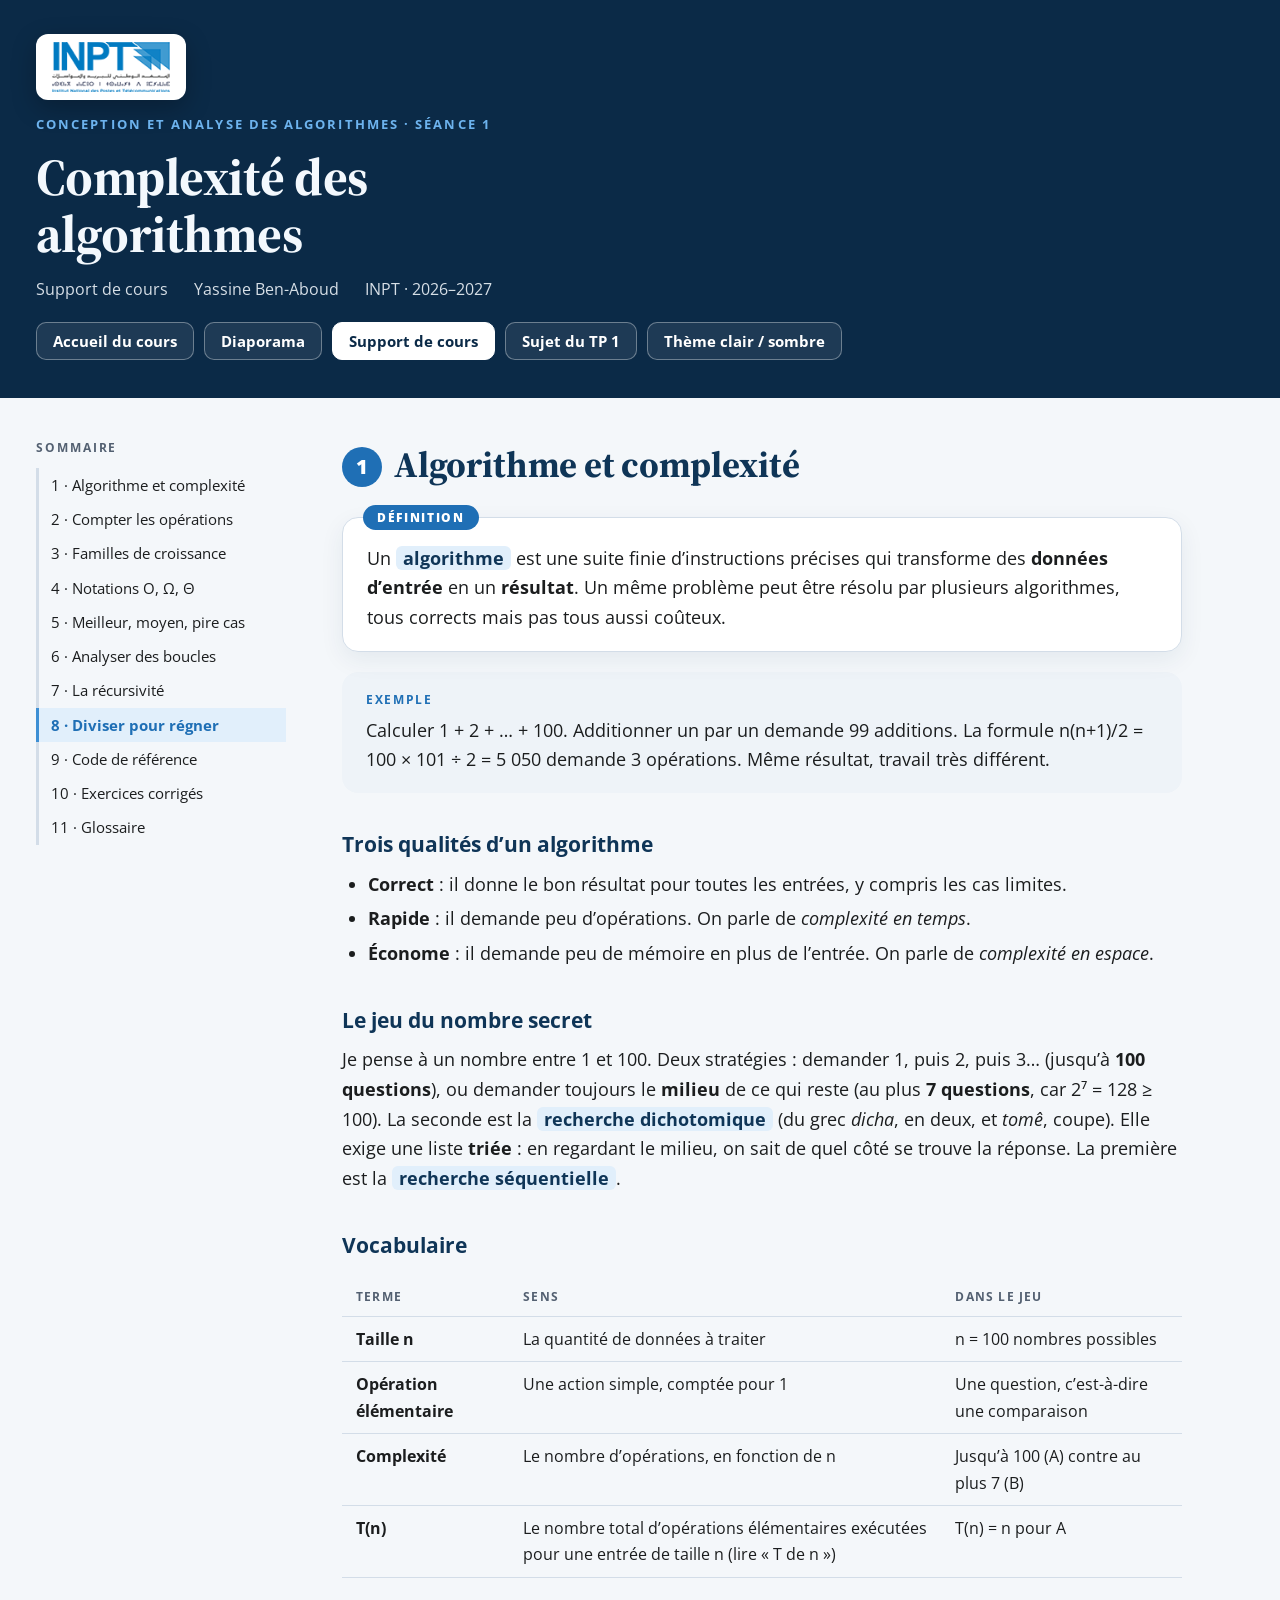
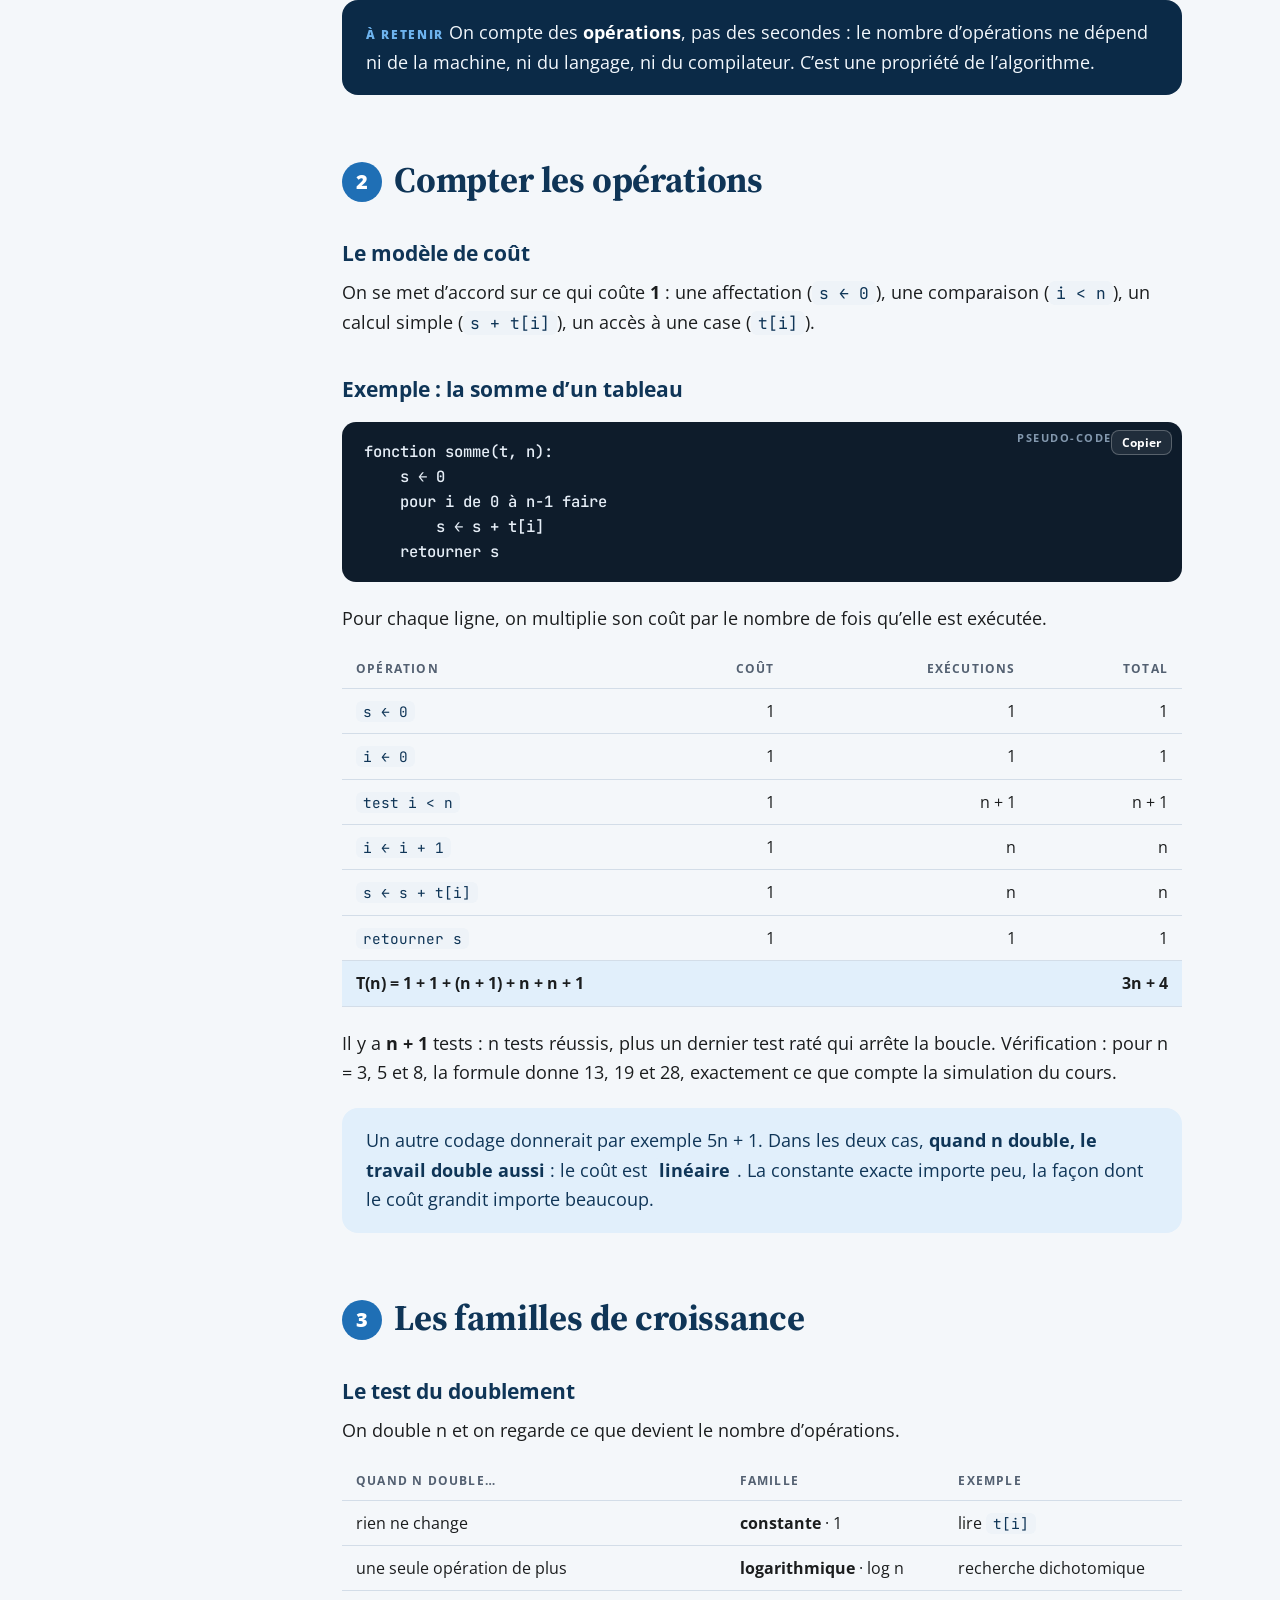
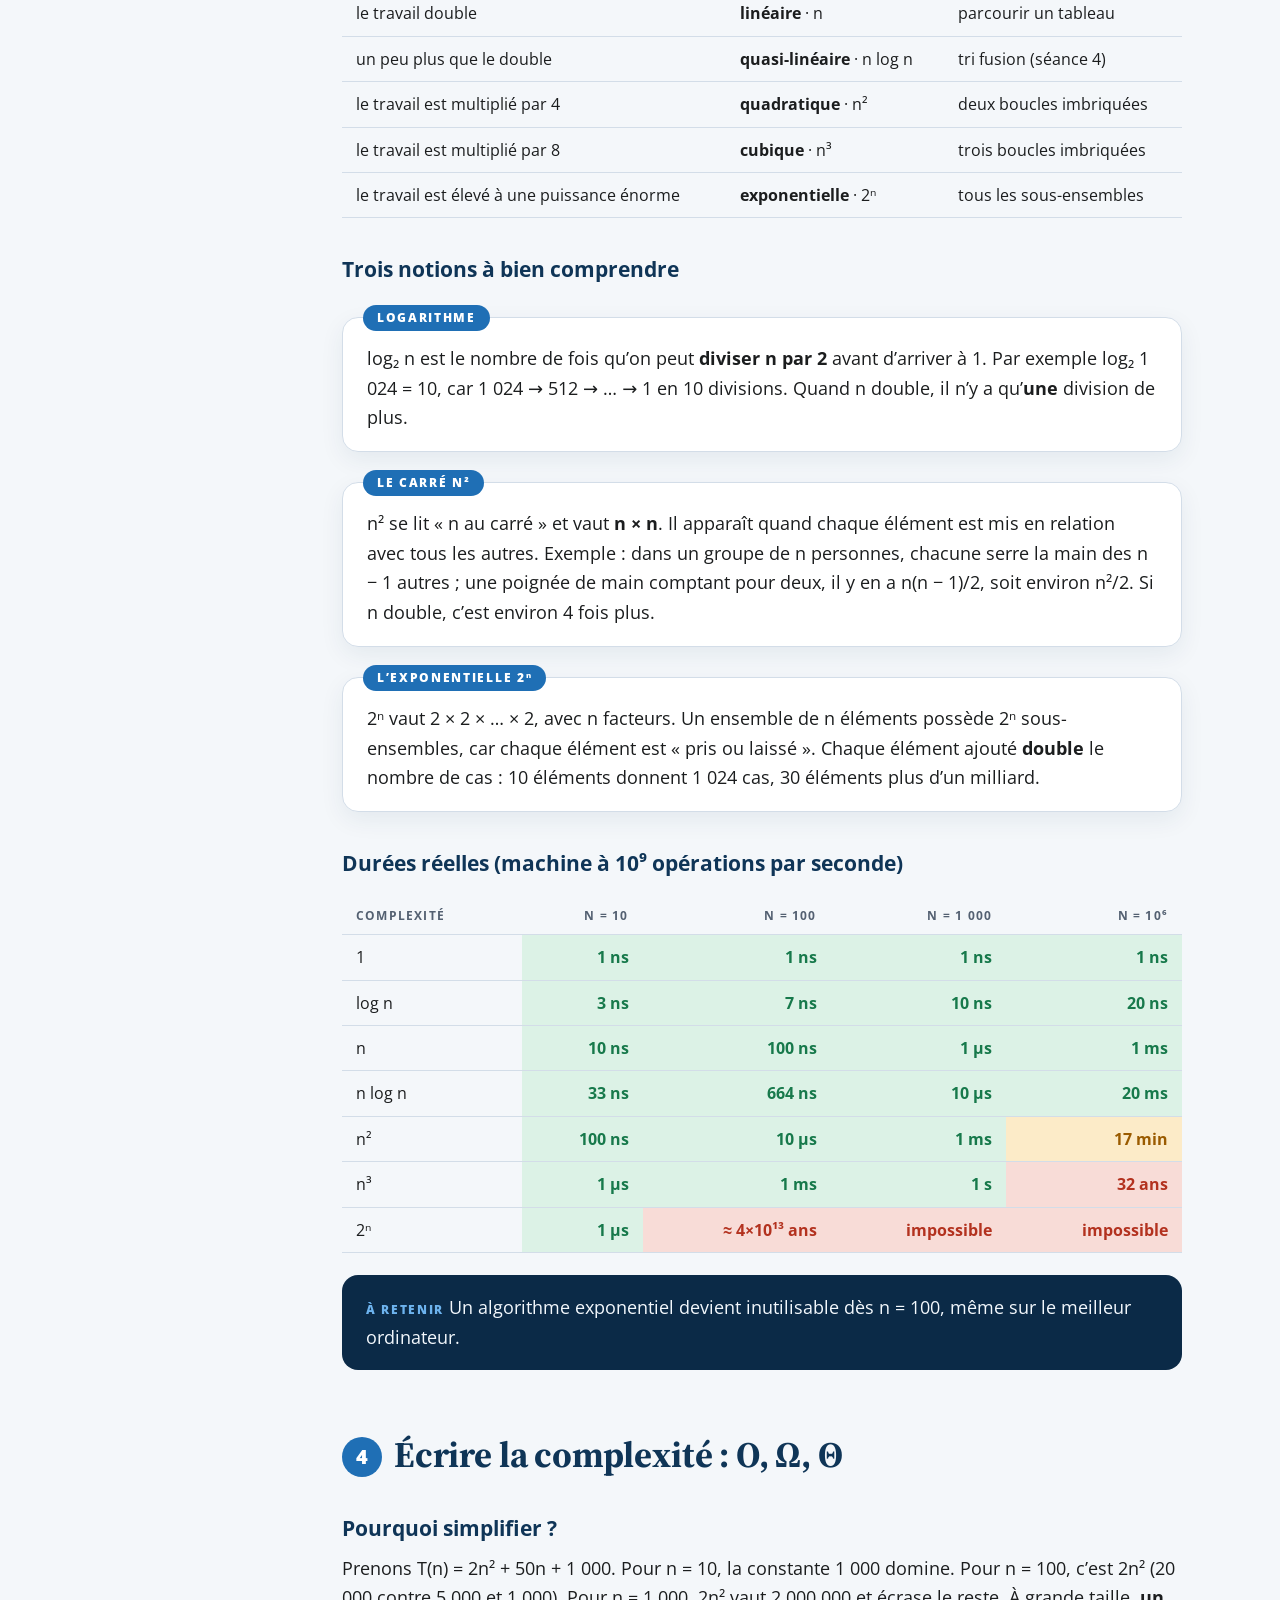
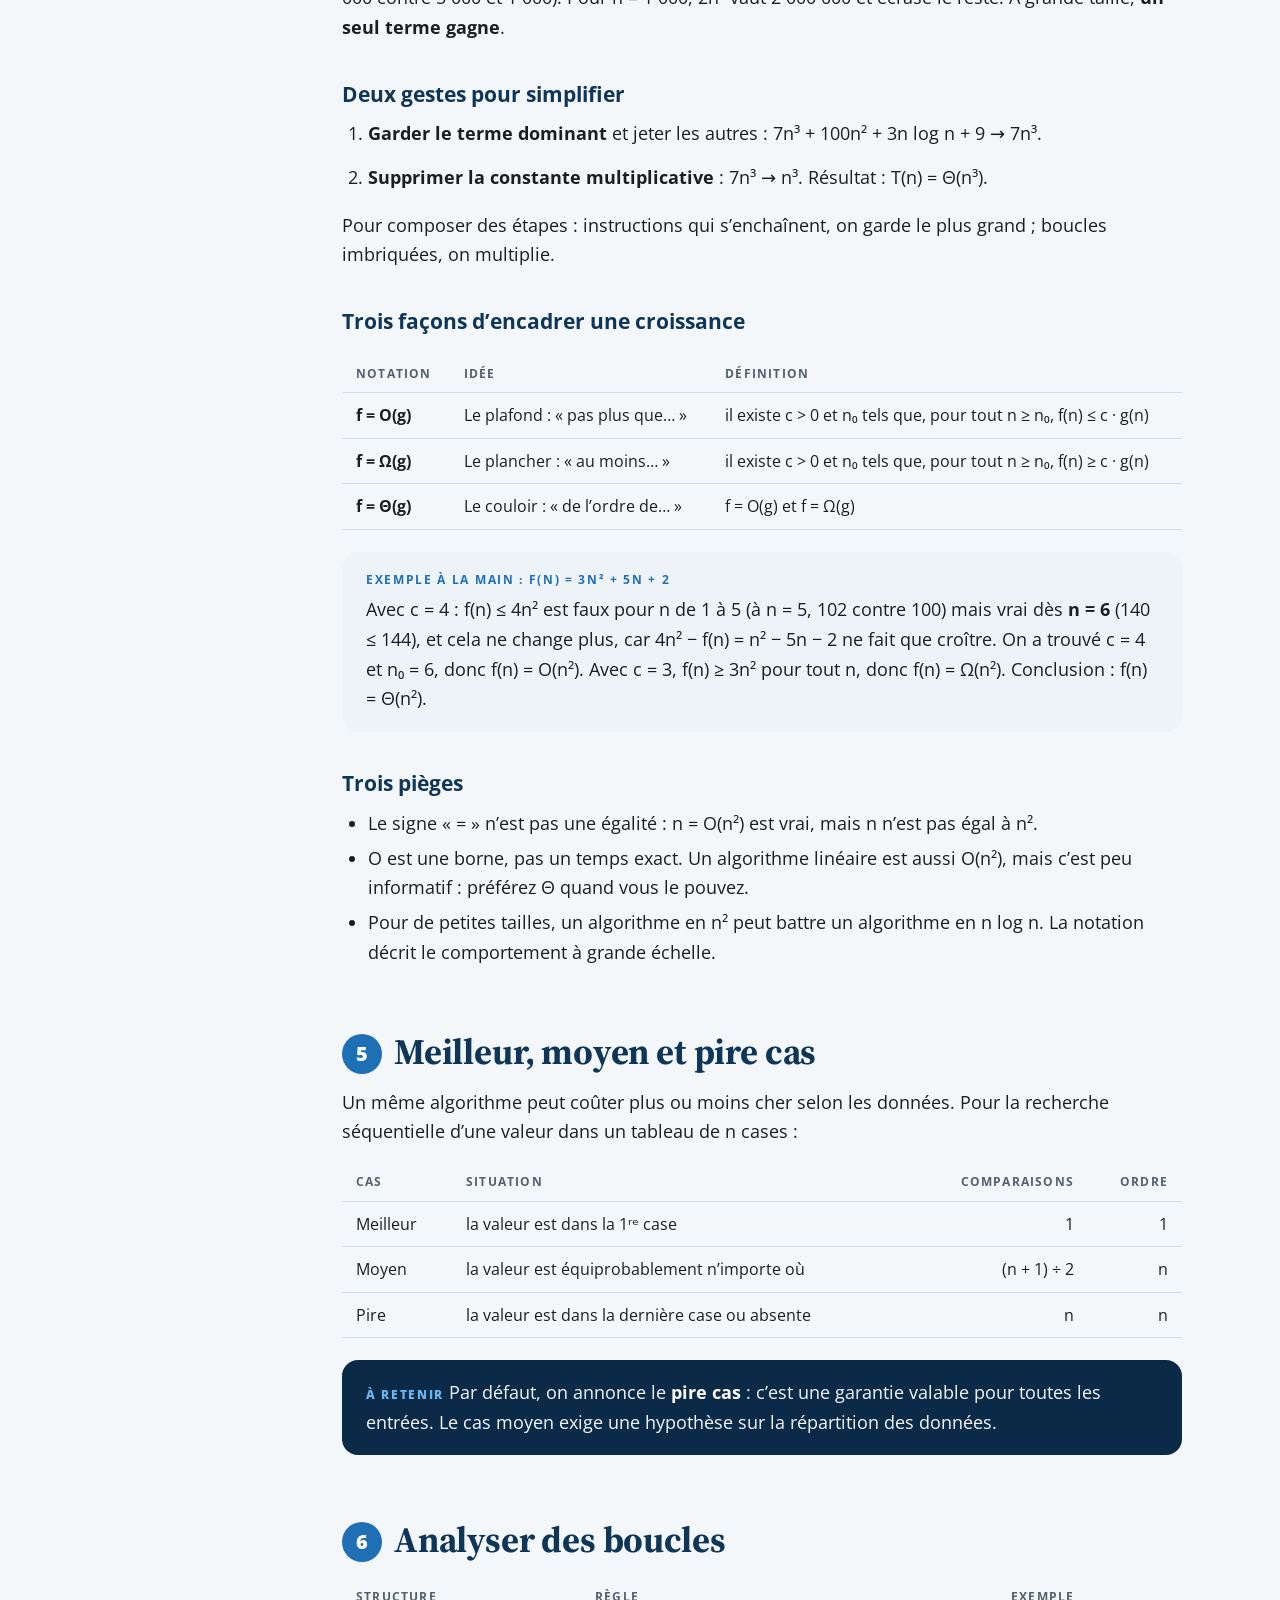
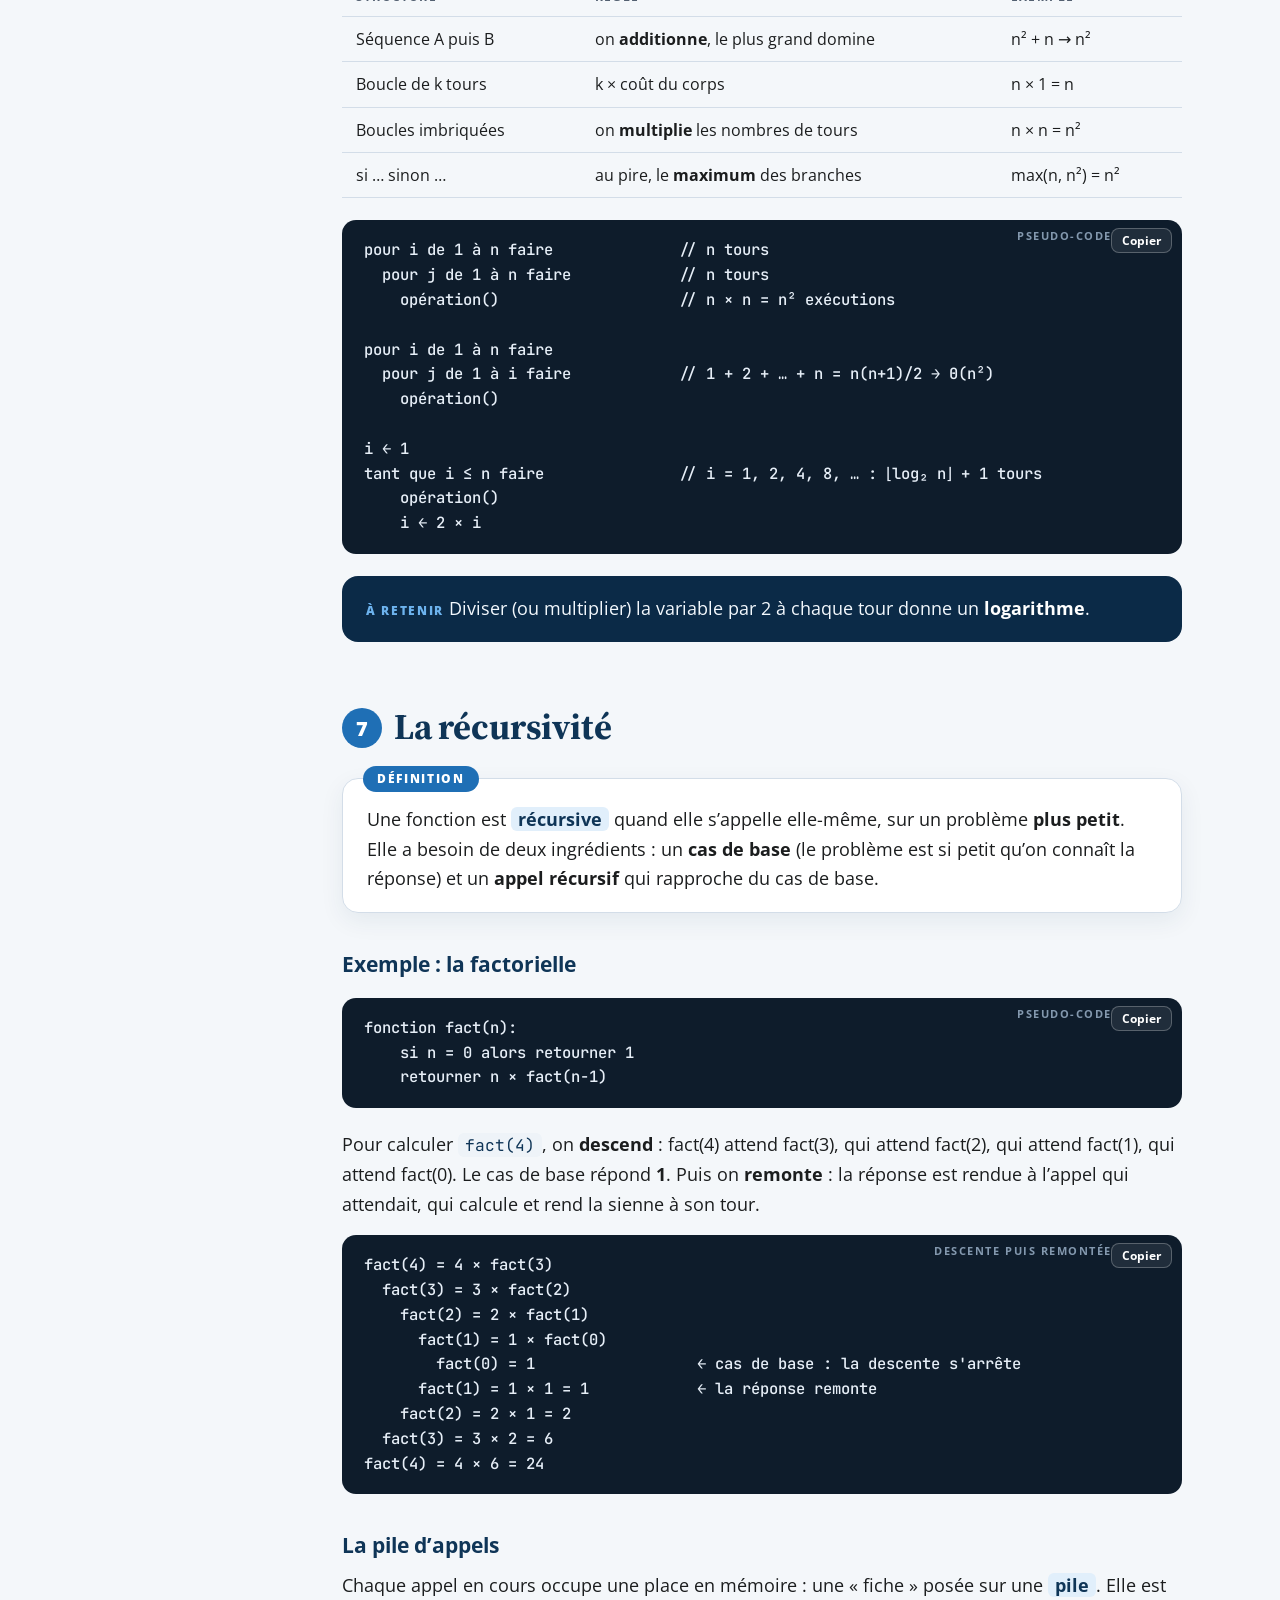
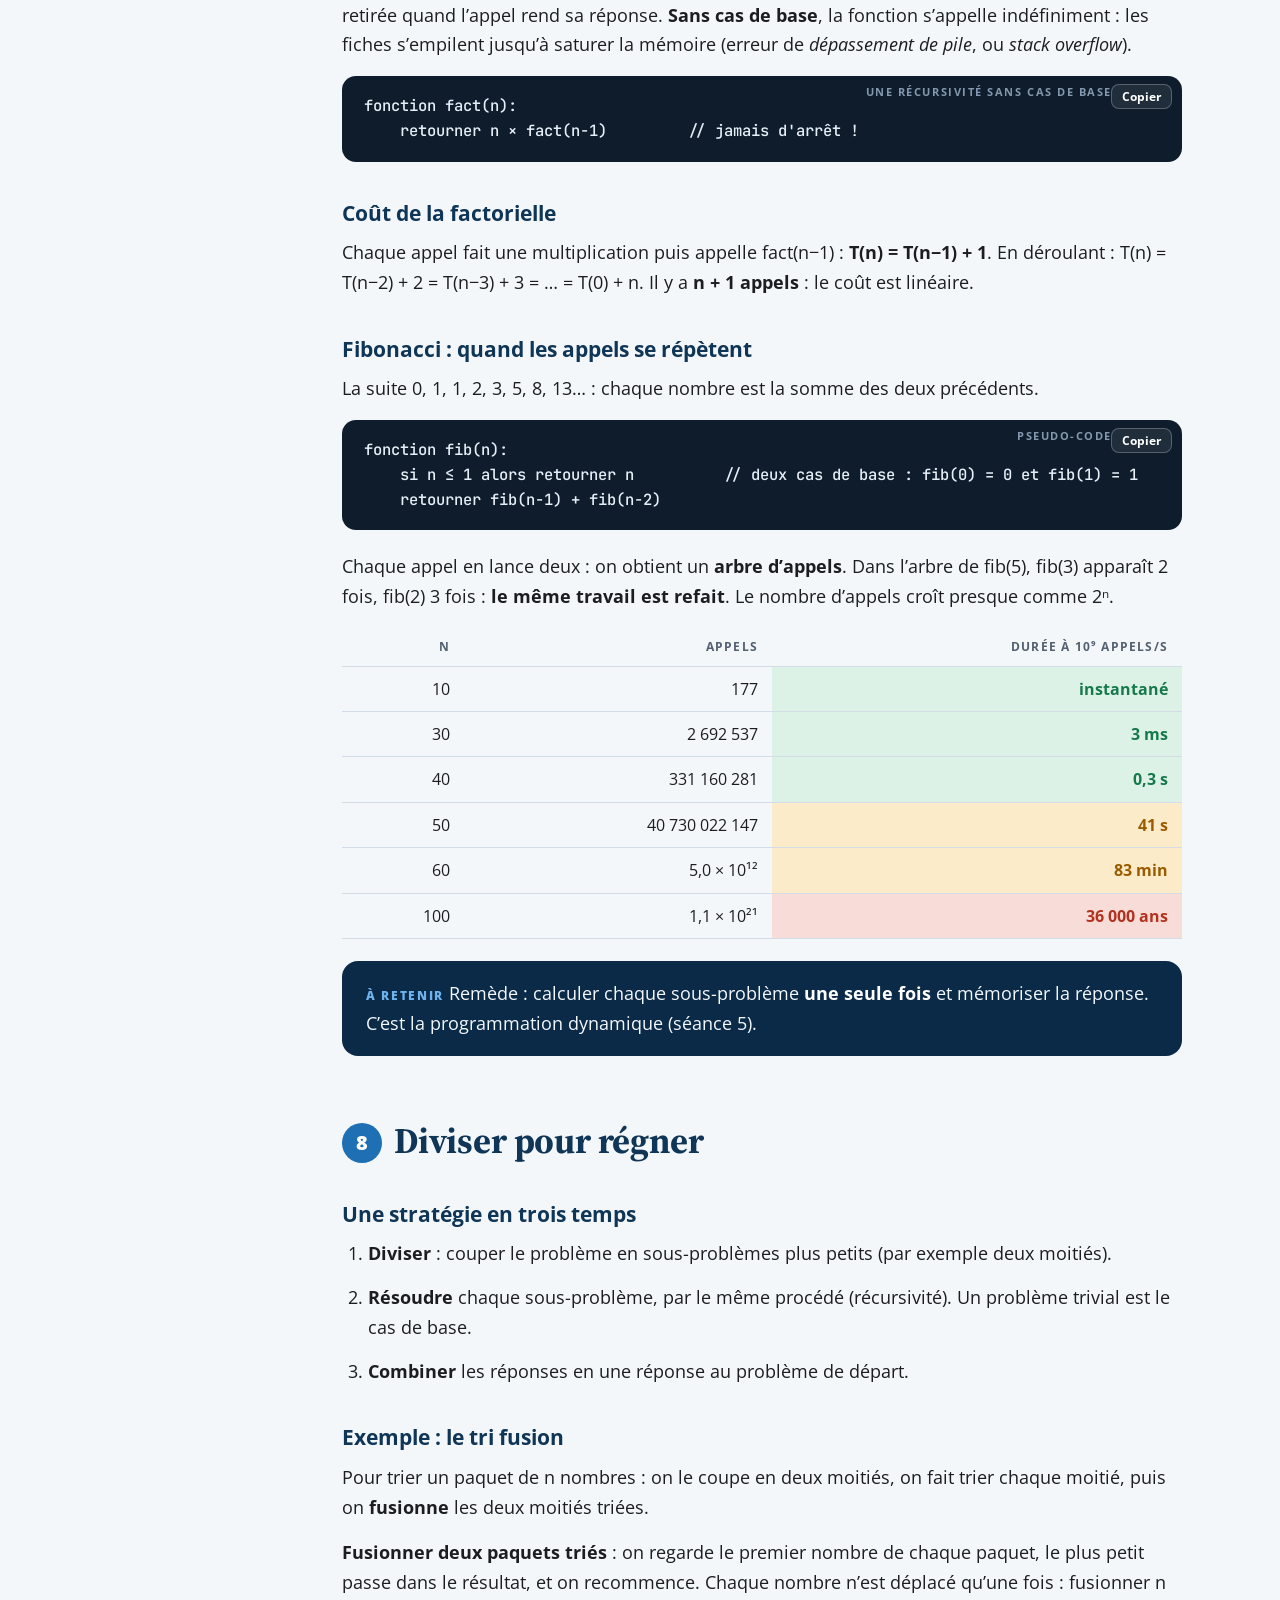
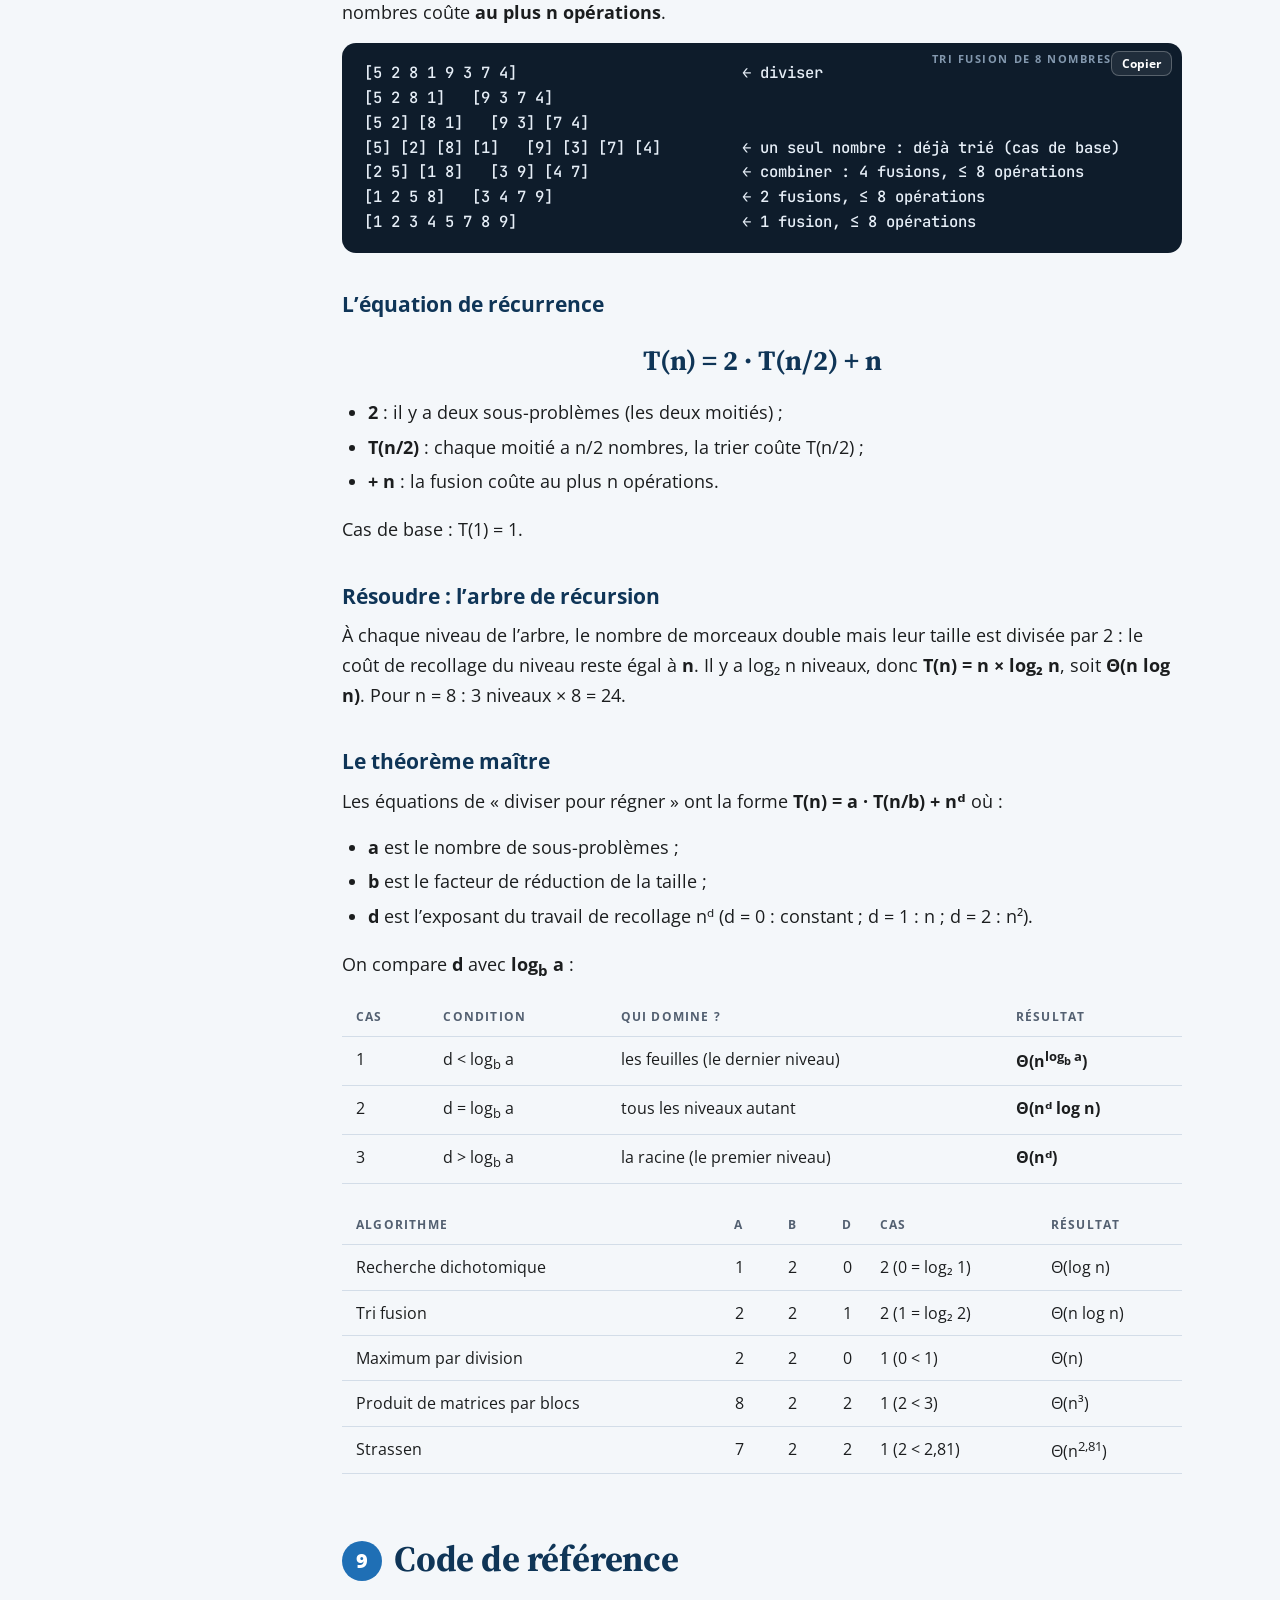
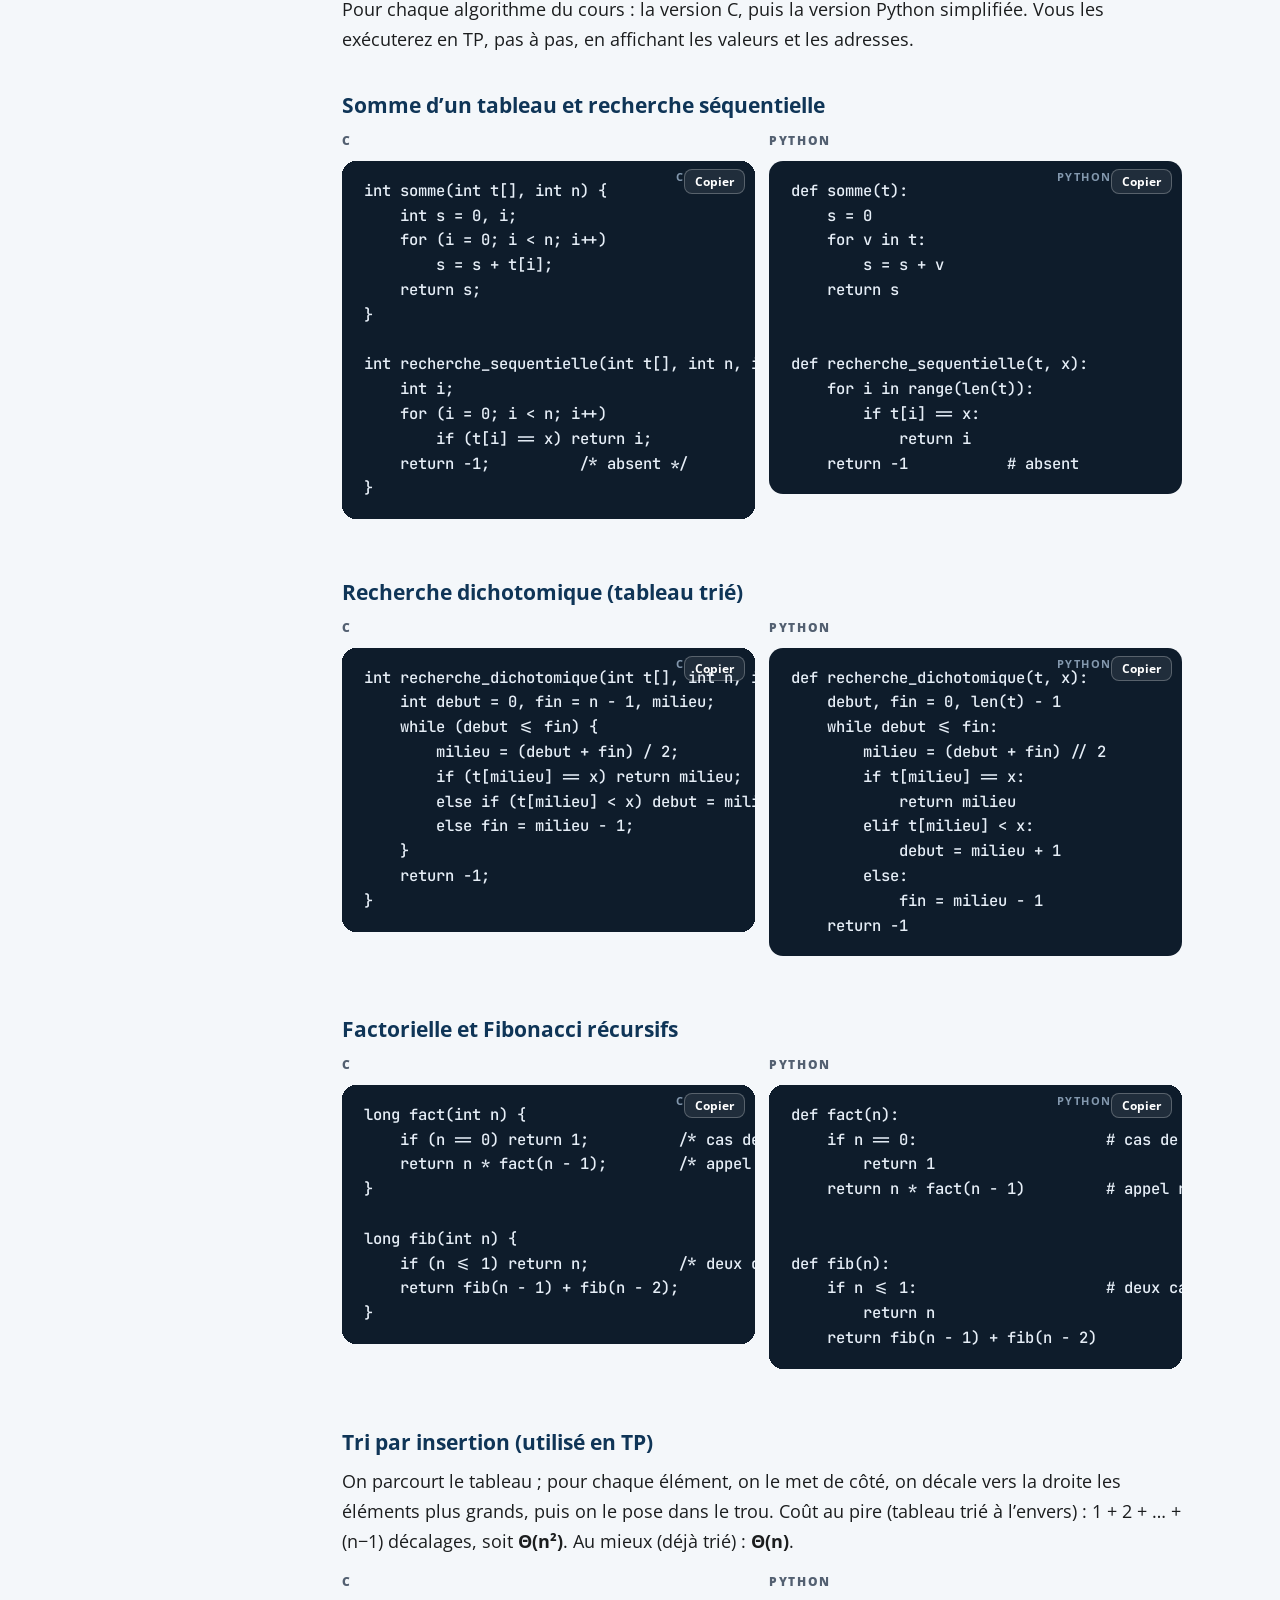
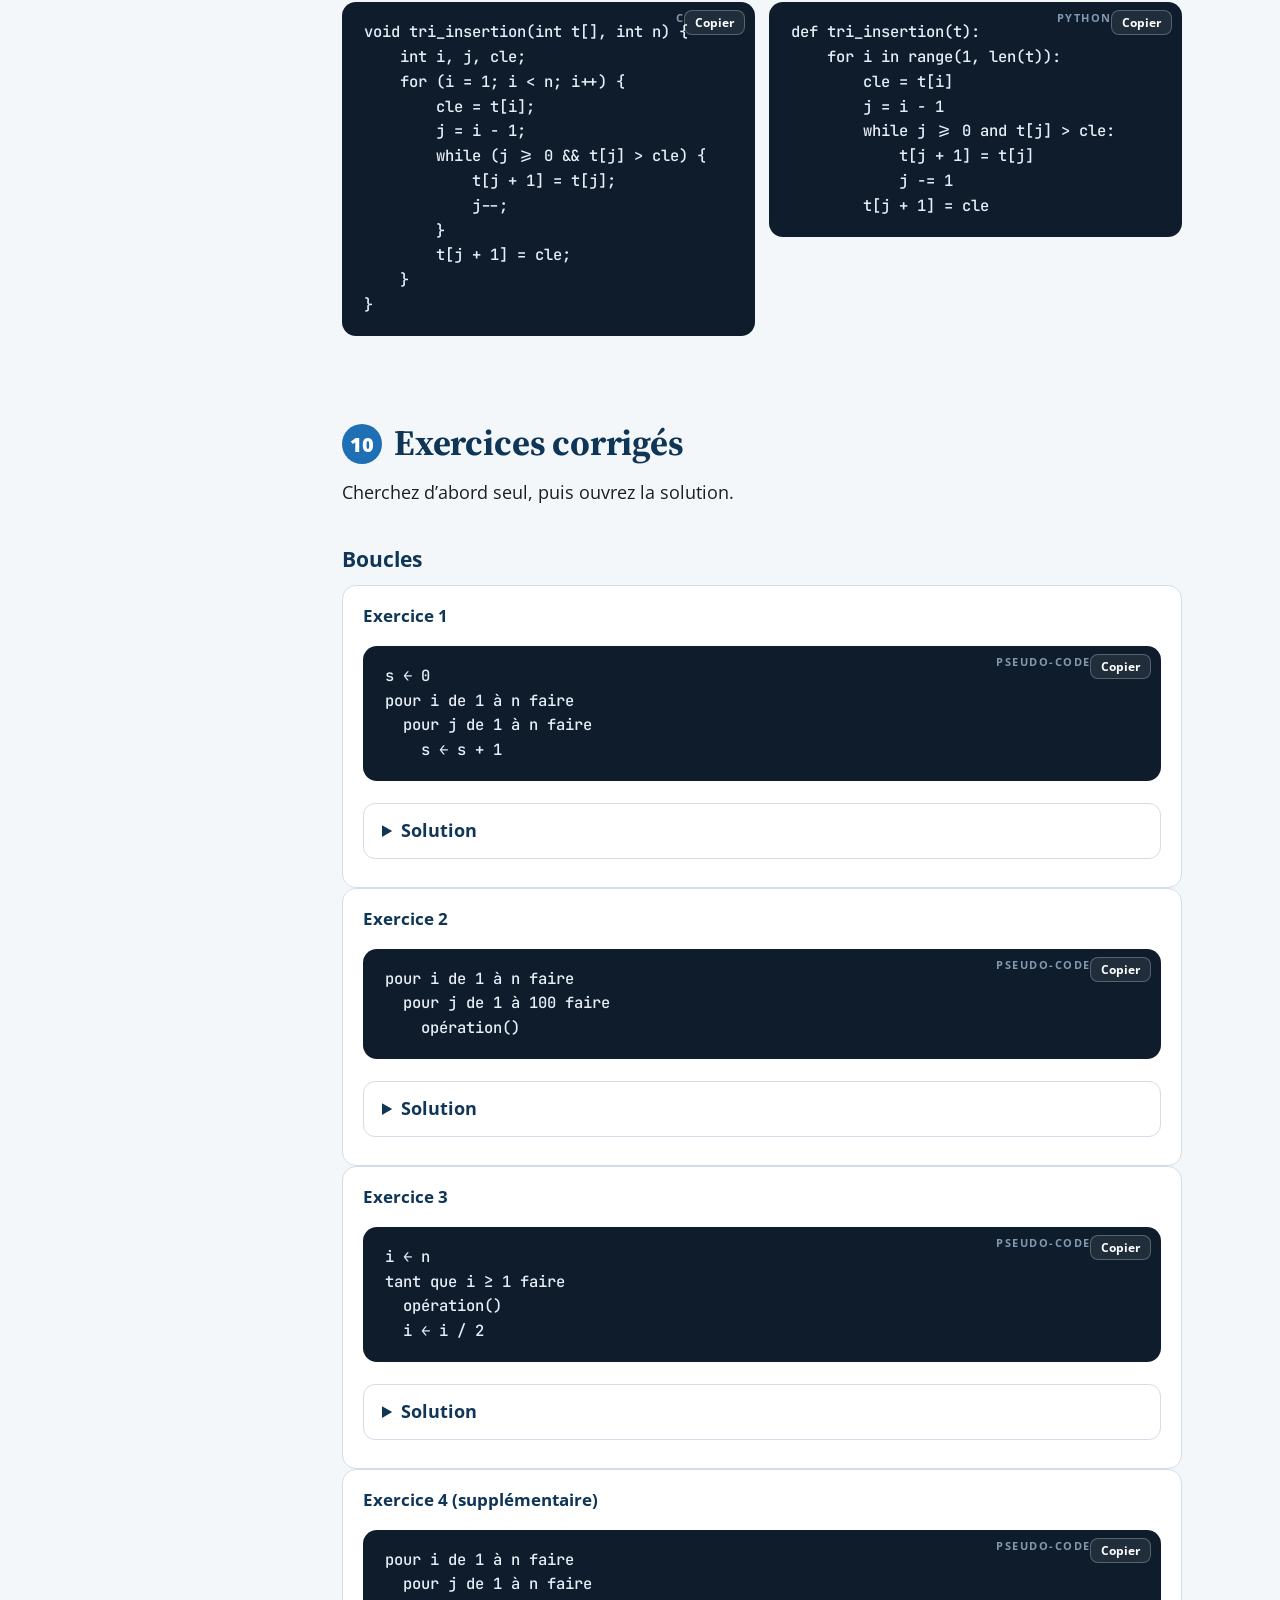
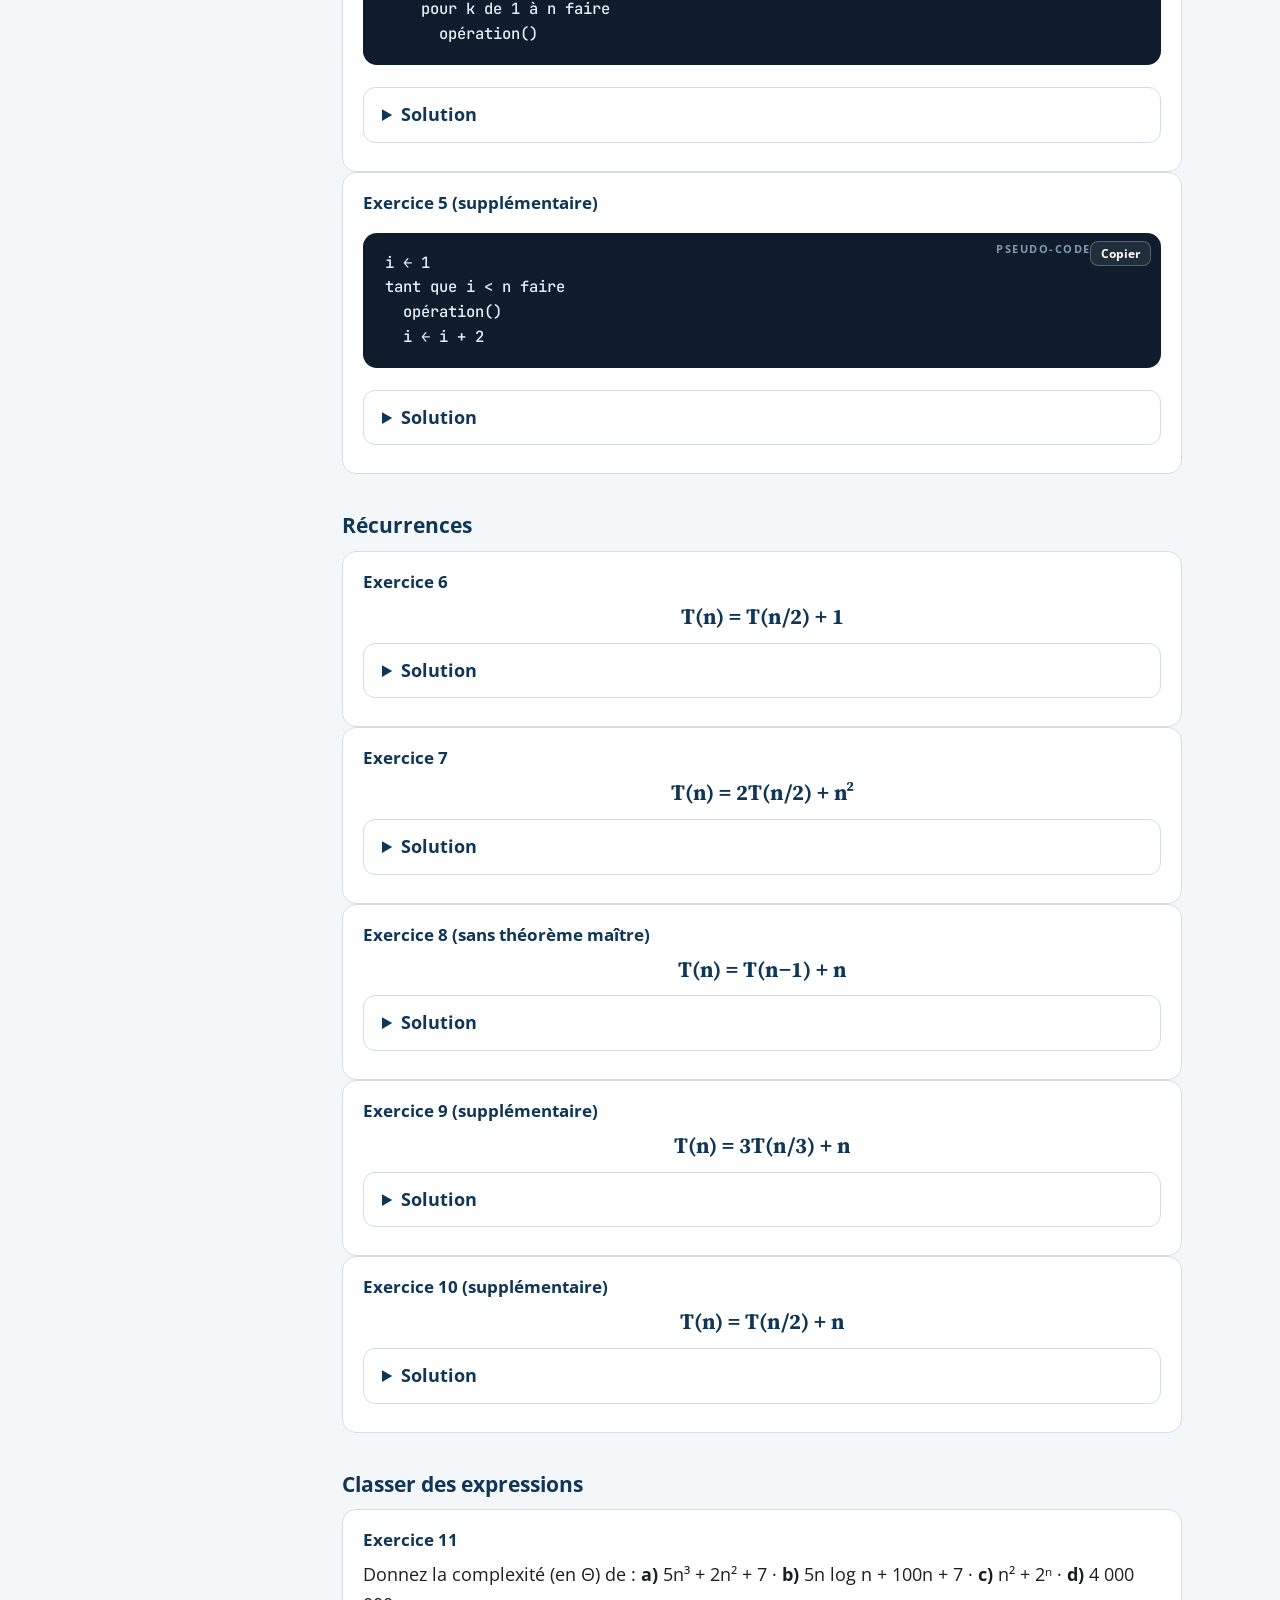
<file: s1/support.html>
<!doctype html>
<html lang="fr">
<head>
<meta charset="utf-8">
<meta name="viewport" content="width=device-width,initial-scale=1">
<title>Support de cours · Séance 1</title>
<link rel="stylesheet" href="https://fonts.googleapis.com/css2?family=Open+Sans:wght@400;600;700;800&family=JetBrains+Mono:wght@400;500;600;700&family=Source+Serif+4:wght@600;700&display=swap">
<link rel="stylesheet" href="../assets/theme.css">
<link rel="stylesheet" href="../assets/doc.css">
</head>
<body>
<header class="top"><div class="gut">
  <div class="plate"><img src="../assets/inpt-logo.png" alt="INPT, Institut National des Postes et Télécommunications"></div>
  <div class="eyebrow">Conception et Analyse des Algorithmes · Séance 1</div>
  <h1>Complexité des algorithmes</h1>
  <div class="meta"><span>Support de cours</span><span>Yassine Ben-Aboud</span><span>INPT · 2026–2027</span></div>
  <nav class="links"><a href="../index.html">Accueil du cours</a><a href="slides.html">Diaporama</a><a class="cur" href="support.html">Support de cours</a><a href="tp.html">Sujet du TP 1</a><button class="tbtn" id="theme" type="button">Thème clair / sombre</button></nav>
</div></header>

<div class="gut layout">
<aside class="toc"><h4>Sommaire</h4>
  <a href="#algo">1 · Algorithme et complexité</a>
  <a href="#compter">2 · Compter les opérations</a>
  <a href="#familles">3 · Familles de croissance</a>
  <a href="#notations">4 · Notations O, Ω, Θ</a>
  <a href="#cas">5 · Meilleur, moyen, pire cas</a>
  <a href="#boucles">6 · Analyser des boucles</a>
  <a href="#recursivite">7 · La récursivité</a>
  <a href="#diviser">8 · Diviser pour régner</a>
  <a href="#code">9 · Code de référence</a>
  <a href="#exercices">10 · Exercices corrigés</a>
  <a href="#glossaire">11 · Glossaire</a>
</aside>
<article>

<h2 id="algo"><span class="n">1</span>Algorithme et complexité</h2>
<div class="def" data-t="Définition">Un <span class="kw">algorithme</span> est une suite finie d’instructions précises qui transforme des <b>données d’entrée</b> en un <b>résultat</b>. Un même problème peut être résolu par plusieurs algorithmes, tous corrects mais pas tous aussi coûteux.</div>
<div class="exemple"><b>Exemple</b>Calculer 1 + 2 + … + 100. Additionner un par un demande 99 additions. La formule n(n+1)/2 = 100 × 101 ÷ 2 = 5 050 demande 3 opérations. Même résultat, travail très différent.</div>
<h3>Trois qualités d’un algorithme</h3>
<ul>
  <li><b>Correct</b> : il donne le bon résultat pour toutes les entrées, y compris les cas limites.</li>
  <li><b>Rapide</b> : il demande peu d’opérations. On parle de <i>complexité en temps</i>.</li>
  <li><b>Économe</b> : il demande peu de mémoire en plus de l’entrée. On parle de <i>complexité en espace</i>.</li>
</ul>
<h3>Le jeu du nombre secret</h3>
<p>Je pense à un nombre entre 1 et 100. Deux stratégies : demander 1, puis 2, puis 3… (jusqu’à <b>100 questions</b>), ou demander toujours le <b>milieu</b> de ce qui reste (au plus <b>7 questions</b>, car 2⁷ = 128 ≥ 100). La seconde est la <span class="kw">recherche dichotomique</span> (du grec <i>dicha</i>, en deux, et <i>tomê</i>, coupe). Elle exige une liste <b>triée</b> : en regardant le milieu, on sait de quel côté se trouve la réponse. La première est la <span class="kw">recherche séquentielle</span>.</p>
<h3>Vocabulaire</h3>
<div class="tw"><table class="tbl">
  <tr><th>Terme</th><th>Sens</th><th>Dans le jeu</th></tr>
  <tr><td><b>Taille n</b></td><td>La quantité de données à traiter</td><td>n = 100 nombres possibles</td></tr>
  <tr><td><b>Opération élémentaire</b></td><td>Une action simple, comptée pour 1</td><td>Une question, c’est-à-dire une comparaison</td></tr>
  <tr><td><b>Complexité</b></td><td>Le nombre d’opérations, en fonction de n</td><td>Jusqu’à 100 (A) contre au plus 7 (B)</td></tr>
  <tr><td><b>T(n)</b></td><td>Le nombre total d’opérations élémentaires exécutées pour une entrée de taille n (lire « T de n »)</td><td>T(n) = n pour A</td></tr>
</table></div>
<div class="keep">On compte des <b>opérations</b>, pas des secondes : le nombre d’opérations ne dépend ni de la machine, ni du langage, ni du compilateur. C’est une propriété de l’algorithme.</div>

<h2 id="compter"><span class="n">2</span>Compter les opérations</h2>
<h3>Le modèle de coût</h3>
<p>On se met d’accord sur ce qui coûte <b>1</b> : une affectation (<code>s ← 0</code>), une comparaison (<code>i &lt; n</code>), un calcul simple (<code>s + t[i]</code>), un accès à une case (<code>t[i]</code>).</p>
<h3>Exemple : la somme d’un tableau</h3>
<pre class="code" data-lang="pseudo-code">fonction somme(t, n):
    s ← 0
    pour i de 0 à n-1 faire
        s ← s + t[i]
    retourner s</pre>
<p>Pour chaque ligne, on multiplie son coût par le nombre de fois qu’elle est exécutée.</p>
<div class="tw"><table class="tbl">
  <tr><th>Opération</th><th class="num">Coût</th><th class="num">Exécutions</th><th class="num">Total</th></tr>
  <tr><td><code>s ← 0</code></td><td class="num">1</td><td class="num">1</td><td class="num">1</td></tr>
  <tr><td><code>i ← 0</code></td><td class="num">1</td><td class="num">1</td><td class="num">1</td></tr>
  <tr><td><code>test i &lt; n</code></td><td class="num">1</td><td class="num">n + 1</td><td class="num">n + 1</td></tr>
  <tr><td><code>i ← i + 1</code></td><td class="num">1</td><td class="num">n</td><td class="num">n</td></tr>
  <tr><td><code>s ← s + t[i]</code></td><td class="num">1</td><td class="num">n</td><td class="num">n</td></tr>
  <tr><td><code>retourner s</code></td><td class="num">1</td><td class="num">1</td><td class="num">1</td></tr>
  <tr class="me"><td colspan="3">T(n) = 1 + 1 + (n + 1) + n + n + 1</td><td class="num">3n + 4</td></tr>
</table></div>
<p>Il y a <b>n + 1</b> tests : n tests réussis, plus un dernier test raté qui arrête la boucle. Vérification : pour n = 3, 5 et 8, la formule donne 13, 19 et 28, exactement ce que compte la simulation du cours.</p>
<div class="callout">Un autre codage donnerait par exemple 5n + 1. Dans les deux cas, <b>quand n double, le travail double aussi</b> : le coût est <span class="kw">linéaire</span>. La constante exacte importe peu, la façon dont le coût grandit importe beaucoup.</div>

<h2 id="familles"><span class="n">3</span>Les familles de croissance</h2>
<h3>Le test du doublement</h3>
<p>On double n et on regarde ce que devient le nombre d’opérations.</p>
<div class="tw"><table class="tbl">
  <tr><th>Quand n double…</th><th>Famille</th><th>Exemple</th></tr>
  <tr><td>rien ne change</td><td><b>constante</b> · 1</td><td>lire <code>t[i]</code></td></tr>
  <tr><td>une seule opération de plus</td><td><b>logarithmique</b> · log n</td><td>recherche dichotomique</td></tr>
  <tr><td>le travail double</td><td><b>linéaire</b> · n</td><td>parcourir un tableau</td></tr>
  <tr><td>un peu plus que le double</td><td><b>quasi-linéaire</b> · n log n</td><td>tri fusion (séance 4)</td></tr>
  <tr><td>le travail est multiplié par 4</td><td><b>quadratique</b> · n²</td><td>deux boucles imbriquées</td></tr>
  <tr><td>le travail est multiplié par 8</td><td><b>cubique</b> · n³</td><td>trois boucles imbriquées</td></tr>
  <tr><td>le travail est élevé à une puissance énorme</td><td><b>exponentielle</b> · 2ⁿ</td><td>tous les sous-ensembles</td></tr>
</table></div>
<h3>Trois notions à bien comprendre</h3>
<div class="def" data-t="Logarithme">log₂ n est le nombre de fois qu’on peut <b>diviser n par 2</b> avant d’arriver à 1. Par exemple log₂ 1 024 = 10, car 1 024 → 512 → … → 1 en 10 divisions. Quand n double, il n’y a qu’<b>une</b> division de plus.</div>
<div class="def" data-t="Le carré n²">n² se lit « n au carré » et vaut <b>n × n</b>. Il apparaît quand chaque élément est mis en relation avec tous les autres. Exemple : dans un groupe de n personnes, chacune serre la main des n − 1 autres ; une poignée de main comptant pour deux, il y en a n(n − 1)/2, soit environ n²/2. Si n double, c’est environ 4 fois plus.</div>
<div class="def" data-t="L’exponentielle 2ⁿ">2ⁿ vaut 2 × 2 × … × 2, avec n facteurs. Un ensemble de n éléments possède 2ⁿ sous-ensembles, car chaque élément est « pris ou laissé ». Chaque élément ajouté <b>double</b> le nombre de cas : 10 éléments donnent 1 024 cas, 30 éléments plus d’un milliard.</div>
<h3>Durées réelles (machine à 10⁹ opérations par seconde)</h3>
<div class="tw"><table class="tbl">
  <tr><th>Complexité</th><th class="num">n = 10</th><th class="num">n = 100</th><th class="num">n = 1 000</th><th class="num">n = 10⁶</th></tr>
  <tr><td>1</td><td class="num t-ok">1 ns</td><td class="num t-ok">1 ns</td><td class="num t-ok">1 ns</td><td class="num t-ok">1 ns</td></tr>
  <tr><td>log n</td><td class="num t-ok">3 ns</td><td class="num t-ok">7 ns</td><td class="num t-ok">10 ns</td><td class="num t-ok">20 ns</td></tr>
  <tr><td>n</td><td class="num t-ok">10 ns</td><td class="num t-ok">100 ns</td><td class="num t-ok">1 µs</td><td class="num t-ok">1 ms</td></tr>
  <tr><td>n log n</td><td class="num t-ok">33 ns</td><td class="num t-ok">664 ns</td><td class="num t-ok">10 µs</td><td class="num t-ok">20 ms</td></tr>
  <tr><td>n²</td><td class="num t-ok">100 ns</td><td class="num t-ok">10 µs</td><td class="num t-ok">1 ms</td><td class="num t-warn">17 min</td></tr>
  <tr><td>n³</td><td class="num t-ok">1 µs</td><td class="num t-ok">1 ms</td><td class="num t-ok">1 s</td><td class="num t-bad">32 ans</td></tr>
  <tr><td>2ⁿ</td><td class="num t-ok">1 µs</td><td class="num t-bad">≈ 4×10¹³ ans</td><td class="num t-bad">impossible</td><td class="num t-bad">impossible</td></tr>
</table></div>
<div class="keep">Un algorithme exponentiel devient inutilisable dès n = 100, même sur le meilleur ordinateur.</div>

<h2 id="notations"><span class="n">4</span>Écrire la complexité : O, Ω, Θ</h2>
<h3>Pourquoi simplifier ?</h3>
<p>Prenons T(n) = 2n² + 50n + 1 000. Pour n = 10, la constante 1 000 domine. Pour n = 100, c’est 2n² (20 000 contre 5 000 et 1 000). Pour n = 1 000, 2n² vaut 2 000 000 et écrase le reste. À grande taille, <b>un seul terme gagne</b>.</p>
<h3>Deux gestes pour simplifier</h3>
<ol>
  <li><b>Garder le terme dominant</b> et jeter les autres : 7n³ + 100n² + 3n log n + 9 → 7n³.</li>
  <li><b>Supprimer la constante multiplicative</b> : 7n³ → n³. Résultat : T(n) = Θ(n³).</li>
</ol>
<p>Pour composer des étapes : instructions qui s’enchaînent, on garde le plus grand ; boucles imbriquées, on multiplie.</p>
<h3>Trois façons d’encadrer une croissance</h3>
<div class="tw"><table class="tbl">
  <tr><th>Notation</th><th>Idée</th><th>Définition</th></tr>
  <tr><td><b>f = O(g)</b></td><td>Le plafond : « pas plus que… »</td><td>il existe c &gt; 0 et n₀ tels que, pour tout n ≥ n₀, f(n) ≤ c · g(n)</td></tr>
  <tr><td><b>f = Ω(g)</b></td><td>Le plancher : « au moins… »</td><td>il existe c &gt; 0 et n₀ tels que, pour tout n ≥ n₀, f(n) ≥ c · g(n)</td></tr>
  <tr><td><b>f = Θ(g)</b></td><td>Le couloir : « de l’ordre de… »</td><td>f = O(g) et f = Ω(g)</td></tr>
</table></div>
<div class="exemple"><b>Exemple à la main : f(n) = 3n² + 5n + 2</b>Avec c = 4 : f(n) ≤ 4n² est faux pour n de 1 à 5 (à n = 5, 102 contre 100) mais vrai dès <b>n = 6</b> (140 ≤ 144), et cela ne change plus, car 4n² − f(n) = n² − 5n − 2 ne fait que croître. On a trouvé c = 4 et n₀ = 6, donc f(n) = O(n²). Avec c = 3, f(n) ≥ 3n² pour tout n, donc f(n) = Ω(n²). Conclusion : f(n) = Θ(n²).</div>
<h3>Trois pièges</h3>
<ul>
  <li>Le signe « = » n’est pas une égalité : n = O(n²) est vrai, mais n n’est pas égal à n².</li>
  <li>O est une borne, pas un temps exact. Un algorithme linéaire est aussi O(n²), mais c’est peu informatif : préférez Θ quand vous le pouvez.</li>
  <li>Pour de petites tailles, un algorithme en n² peut battre un algorithme en n log n. La notation décrit le comportement à grande échelle.</li>
</ul>

<h2 id="cas"><span class="n">5</span>Meilleur, moyen et pire cas</h2>
<p>Un même algorithme peut coûter plus ou moins cher selon les données. Pour la recherche séquentielle d’une valeur dans un tableau de n cases :</p>
<div class="tw"><table class="tbl">
  <tr><th>Cas</th><th>Situation</th><th class="num">Comparaisons</th><th class="num">Ordre</th></tr>
  <tr><td>Meilleur</td><td>la valeur est dans la 1ʳᵉ case</td><td class="num">1</td><td class="num">1</td></tr>
  <tr><td>Moyen</td><td>la valeur est équiprobablement n’importe où</td><td class="num">(n + 1) ÷ 2</td><td class="num">n</td></tr>
  <tr><td>Pire</td><td>la valeur est dans la dernière case ou absente</td><td class="num">n</td><td class="num">n</td></tr>
</table></div>
<div class="keep">Par défaut, on annonce le <b>pire cas</b> : c’est une garantie valable pour toutes les entrées. Le cas moyen exige une hypothèse sur la répartition des données.</div>

<h2 id="boucles"><span class="n">6</span>Analyser des boucles</h2>
<div class="tw"><table class="tbl">
  <tr><th>Structure</th><th>Règle</th><th>Exemple</th></tr>
  <tr><td>Séquence A puis B</td><td>on <b>additionne</b>, le plus grand domine</td><td>n² + n → n²</td></tr>
  <tr><td>Boucle de k tours</td><td>k × coût du corps</td><td>n × 1 = n</td></tr>
  <tr><td>Boucles imbriquées</td><td>on <b>multiplie</b> les nombres de tours</td><td>n × n = n²</td></tr>
  <tr><td>si … sinon …</td><td>au pire, le <b>maximum</b> des branches</td><td>max(n, n²) = n²</td></tr>
</table></div>
<pre class="code" data-lang="pseudo-code">pour i de 1 à n faire              // n tours
  pour j de 1 à n faire            // n tours
    opération()                    // n × n = n² exécutions

pour i de 1 à n faire
  pour j de 1 à i faire            // 1 + 2 + … + n = n(n+1)/2 → Θ(n²)
    opération()

i ← 1
tant que i ≤ n faire               // i = 1, 2, 4, 8, … : ⌊log₂ n⌋ + 1 tours
    opération()
    i ← 2 × i</pre>
<div class="keep">Diviser (ou multiplier) la variable par 2 à chaque tour donne un <b>logarithme</b>.</div>

<h2 id="recursivite"><span class="n">7</span>La récursivité</h2>
<div class="def" data-t="Définition">Une fonction est <span class="kw">récursive</span> quand elle s’appelle elle-même, sur un problème <b>plus petit</b>. Elle a besoin de deux ingrédients : un <b>cas de base</b> (le problème est si petit qu’on connaît la réponse) et un <b>appel récursif</b> qui rapproche du cas de base.</div>
<h3>Exemple : la factorielle</h3>
<pre class="code" data-lang="pseudo-code">fonction fact(n):
    si n = 0 alors retourner 1
    retourner n × fact(n-1)</pre>
<p>Pour calculer <code>fact(4)</code>, on <b>descend</b> : fact(4) attend fact(3), qui attend fact(2), qui attend fact(1), qui attend fact(0). Le cas de base répond <b>1</b>. Puis on <b>remonte</b> : la réponse est rendue à l’appel qui attendait, qui calcule et rend la sienne à son tour.</p>
<pre class="code" data-lang="descente puis remontée">fact(4) = 4 × fact(3)
  fact(3) = 3 × fact(2)
    fact(2) = 2 × fact(1)
      fact(1) = 1 × fact(0)
        fact(0) = 1                  ← cas de base : la descente s'arrête
      fact(1) = 1 × 1 = 1            ← la réponse remonte
    fact(2) = 2 × 1 = 2
  fact(3) = 3 × 2 = 6
fact(4) = 4 × 6 = 24</pre>
<h3>La pile d’appels</h3>
<p>Chaque appel en cours occupe une place en mémoire : une « fiche » posée sur une <span class="kw">pile</span>. Elle est retirée quand l’appel rend sa réponse. <b>Sans cas de base</b>, la fonction s’appelle indéfiniment : les fiches s’empilent jusqu’à saturer la mémoire (erreur de <i>dépassement de pile</i>, ou <i>stack overflow</i>).</p>
<pre class="code" data-lang="une récursivité sans cas de base">fonction fact(n):
    retourner n × fact(n-1)         // jamais d'arrêt !</pre>
<h3>Coût de la factorielle</h3>
<p>Chaque appel fait une multiplication puis appelle fact(n−1) : <b>T(n) = T(n−1) + 1</b>. En déroulant : T(n) = T(n−2) + 2 = T(n−3) + 3 = … = T(0) + n. Il y a <b>n + 1 appels</b> : le coût est linéaire.</p>
<h3>Fibonacci : quand les appels se répètent</h3>
<p>La suite 0, 1, 1, 2, 3, 5, 8, 13… : chaque nombre est la somme des deux précédents.</p>
<pre class="code" data-lang="pseudo-code">fonction fib(n):
    si n ≤ 1 alors retourner n          // deux cas de base : fib(0) = 0 et fib(1) = 1
    retourner fib(n-1) + fib(n-2)</pre>
<p>Chaque appel en lance deux : on obtient un <b>arbre d’appels</b>. Dans l’arbre de fib(5), fib(3) apparaît 2 fois, fib(2) 3 fois : <b>le même travail est refait</b>. Le nombre d’appels croît presque comme 2ⁿ.</p>
<div class="tw"><table class="tbl">
  <tr><th class="num">n</th><th class="num">Appels</th><th class="num">Durée à 10⁹ appels/s</th></tr>
  <tr><td class="num">10</td><td class="num">177</td><td class="num t-ok">instantané</td></tr>
  <tr><td class="num">30</td><td class="num">2 692 537</td><td class="num t-ok">3 ms</td></tr>
  <tr><td class="num">40</td><td class="num">331 160 281</td><td class="num t-ok">0,3 s</td></tr>
  <tr><td class="num">50</td><td class="num">40 730 022 147</td><td class="num t-warn">41 s</td></tr>
  <tr><td class="num">60</td><td class="num">5,0 × 10¹²</td><td class="num t-warn">83 min</td></tr>
  <tr><td class="num">100</td><td class="num">1,1 × 10²¹</td><td class="num t-bad">36 000 ans</td></tr>
</table></div>
<div class="keep">Remède : calculer chaque sous-problème <b>une seule fois</b> et mémoriser la réponse. C’est la programmation dynamique (séance 5).</div>

<h2 id="diviser"><span class="n">8</span>Diviser pour régner</h2>
<h3>Une stratégie en trois temps</h3>
<ol>
  <li><b>Diviser</b> : couper le problème en sous-problèmes plus petits (par exemple deux moitiés).</li>
  <li><b>Résoudre</b> chaque sous-problème, par le même procédé (récursivité). Un problème trivial est le cas de base.</li>
  <li><b>Combiner</b> les réponses en une réponse au problème de départ.</li>
</ol>
<h3>Exemple : le tri fusion</h3>
<p>Pour trier un paquet de n nombres : on le coupe en deux moitiés, on fait trier chaque moitié, puis on <b>fusionne</b> les deux moitiés triées.</p>
<p><b>Fusionner deux paquets triés</b> : on regarde le premier nombre de chaque paquet, le plus petit passe dans le résultat, et on recommence. Chaque nombre n’est déplacé qu’une fois : fusionner n nombres coûte <b>au plus n opérations</b>.</p>
<pre class="code" data-lang="tri fusion de 8 nombres">[5 2 8 1 9 3 7 4]                         ← diviser
[5 2 8 1]   [9 3 7 4]
[5 2] [8 1]   [9 3] [7 4]
[5] [2] [8] [1]   [9] [3] [7] [4]         ← un seul nombre : déjà trié (cas de base)
[2 5] [1 8]   [3 9] [4 7]                 ← combiner : 4 fusions, ≤ 8 opérations
[1 2 5 8]   [3 4 7 9]                     ← 2 fusions, ≤ 8 opérations
[1 2 3 4 5 7 8 9]                         ← 1 fusion, ≤ 8 opérations</pre>
<h3>L’équation de récurrence</h3>
<div class="eq">T(n) = 2 · T(n/2) + n</div>
<ul>
  <li><b>2</b> : il y a deux sous-problèmes (les deux moitiés) ;</li>
  <li><b>T(n/2)</b> : chaque moitié a n/2 nombres, la trier coûte T(n/2) ;</li>
  <li><b>+ n</b> : la fusion coûte au plus n opérations.</li>
</ul>
<p>Cas de base : T(1) = 1.</p>
<h3>Résoudre : l’arbre de récursion</h3>
<p>À chaque niveau de l’arbre, le nombre de morceaux double mais leur taille est divisée par 2 : le coût de recollage du niveau reste égal à <b>n</b>. Il y a log₂ n niveaux, donc <b>T(n) = n × log₂ n</b>, soit <b>Θ(n log n)</b>. Pour n = 8 : 3 niveaux × 8 = 24.</p>
<h3>Le théorème maître</h3>
<p>Les équations de « diviser pour régner » ont la forme <b>T(n) = a · T(n/b) + nᵈ</b> où :</p>
<ul>
  <li><b>a</b> est le nombre de sous-problèmes ;</li>
  <li><b>b</b> est le facteur de réduction de la taille ;</li>
  <li><b>d</b> est l’exposant du travail de recollage nᵈ (d = 0 : constant ; d = 1 : n ; d = 2 : n²).</li>
</ul>
<p>On compare <b>d</b> avec <b>log<sub>b</sub> a</b> :</p>
<div class="tw"><table class="tbl">
  <tr><th>Cas</th><th>Condition</th><th>Qui domine ?</th><th>Résultat</th></tr>
  <tr><td>1</td><td>d &lt; log<sub>b</sub> a</td><td>les feuilles (le dernier niveau)</td><td><b>Θ(n<sup>log<sub>b</sub> a</sup>)</b></td></tr>
  <tr><td>2</td><td>d = log<sub>b</sub> a</td><td>tous les niveaux autant</td><td><b>Θ(nᵈ log n)</b></td></tr>
  <tr><td>3</td><td>d &gt; log<sub>b</sub> a</td><td>la racine (le premier niveau)</td><td><b>Θ(nᵈ)</b></td></tr>
</table></div>
<div class="tw"><table class="tbl">
  <tr><th>Algorithme</th><th class="num">a</th><th class="num">b</th><th class="num">d</th><th>Cas</th><th>Résultat</th></tr>
  <tr><td>Recherche dichotomique</td><td class="num">1</td><td class="num">2</td><td class="num">0</td><td>2 (0 = log₂ 1)</td><td>Θ(log n)</td></tr>
  <tr><td>Tri fusion</td><td class="num">2</td><td class="num">2</td><td class="num">1</td><td>2 (1 = log₂ 2)</td><td>Θ(n log n)</td></tr>
  <tr><td>Maximum par division</td><td class="num">2</td><td class="num">2</td><td class="num">0</td><td>1 (0 &lt; 1)</td><td>Θ(n)</td></tr>
  <tr><td>Produit de matrices par blocs</td><td class="num">8</td><td class="num">2</td><td class="num">2</td><td>1 (2 &lt; 3)</td><td>Θ(n³)</td></tr>
  <tr><td>Strassen</td><td class="num">7</td><td class="num">2</td><td class="num">2</td><td>1 (2 &lt; 2,81)</td><td>Θ(n<sup>2,81</sup>)</td></tr>
</table></div>

<h2 id="code"><span class="n">9</span>Code de référence</h2>
<p>Pour chaque algorithme du cours : la version C, puis la version Python simplifiée. Vous les exécuterez en TP, pas à pas, en affichant les valeurs et les adresses.</p>
<h3>Somme d’un tableau et recherche séquentielle</h3>
<div class="tabs">
<div><div class="cap">C</div><pre class="code" data-lang="C">int somme(int t[], int n) {
    int s = 0, i;
    for (i = 0; i &lt; n; i++)
        s = s + t[i];
    return s;
}

int recherche_sequentielle(int t[], int n, int x) {
    int i;
    for (i = 0; i &lt; n; i++)
        if (t[i] == x) return i;
    return -1;          /* absent */
}</pre></div>
<div><div class="cap">Python</div><pre class="code" data-lang="Python">def somme(t):
    s = 0
    for v in t:
        s = s + v
    return s


def recherche_sequentielle(t, x):
    for i in range(len(t)):
        if t[i] == x:
            return i
    return -1           # absent</pre></div>
</div>
<h3>Recherche dichotomique (tableau trié)</h3>
<div class="tabs">
<div><div class="cap">C</div><pre class="code" data-lang="C">int recherche_dichotomique(int t[], int n, int x) {
    int debut = 0, fin = n - 1, milieu;
    while (debut &lt;= fin) {
        milieu = (debut + fin) / 2;
        if (t[milieu] == x) return milieu;
        else if (t[milieu] &lt; x) debut = milieu + 1;
        else fin = milieu - 1;
    }
    return -1;
}</pre></div>
<div><div class="cap">Python</div><pre class="code" data-lang="Python">def recherche_dichotomique(t, x):
    debut, fin = 0, len(t) - 1
    while debut &lt;= fin:
        milieu = (debut + fin) // 2
        if t[milieu] == x:
            return milieu
        elif t[milieu] &lt; x:
            debut = milieu + 1
        else:
            fin = milieu - 1
    return -1</pre></div>
</div>
<h3>Factorielle et Fibonacci récursifs</h3>
<div class="tabs">
<div><div class="cap">C</div><pre class="code" data-lang="C">long fact(int n) {
    if (n == 0) return 1;          /* cas de base */
    return n * fact(n - 1);        /* appel récursif */
}

long fib(int n) {
    if (n &lt;= 1) return n;          /* deux cas de base */
    return fib(n - 1) + fib(n - 2);
}</pre></div>
<div><div class="cap">Python</div><pre class="code" data-lang="Python">def fact(n):
    if n == 0:                     # cas de base
        return 1
    return n * fact(n - 1)         # appel récursif


def fib(n):
    if n &lt;= 1:                     # deux cas de base
        return n
    return fib(n - 1) + fib(n - 2)</pre></div>
</div>
<h3>Tri par insertion (utilisé en TP)</h3>
<p>On parcourt le tableau ; pour chaque élément, on le met de côté, on décale vers la droite les éléments plus grands, puis on le pose dans le trou. Coût au pire (tableau trié à l’envers) : 1 + 2 + … + (n−1) décalages, soit <b>Θ(n²)</b>. Au mieux (déjà trié) : <b>Θ(n)</b>.</p>
<div class="tabs">
<div><div class="cap">C</div><pre class="code" data-lang="C">void tri_insertion(int t[], int n) {
    int i, j, cle;
    for (i = 1; i &lt; n; i++) {
        cle = t[i];
        j = i - 1;
        while (j &gt;= 0 &amp;&amp; t[j] &gt; cle) {
            t[j + 1] = t[j];
            j--;
        }
        t[j + 1] = cle;
    }
}</pre></div>
<div><div class="cap">Python</div><pre class="code" data-lang="Python">def tri_insertion(t):
    for i in range(1, len(t)):
        cle = t[i]
        j = i - 1
        while j &gt;= 0 and t[j] &gt; cle:
            t[j + 1] = t[j]
            j -= 1
        t[j + 1] = cle</pre></div>
</div>

<h2 id="exercices"><span class="n">10</span>Exercices corrigés</h2>
<p>Cherchez d’abord seul, puis ouvrez la solution.</p>
<h3>Boucles</h3>
<div class="card"><h4>Exercice 1</h4><pre class="code" data-lang="pseudo-code">s ← 0
pour i de 1 à n faire
  pour j de 1 à n faire
    s ← s + 1</pre><details><summary>Solution</summary><div>n × n itérations : <b>Θ(n²)</b>.</div></details></div>
<div class="card"><h4>Exercice 2</h4><pre class="code" data-lang="pseudo-code">pour i de 1 à n faire
  pour j de 1 à 100 faire
    opération()</pre><details><summary>Solution</summary><div>100 est une constante : 100 × n exécutions, donc <b>Θ(n)</b>.</div></details></div>
<div class="card"><h4>Exercice 3</h4><pre class="code" data-lang="pseudo-code">i ← n
tant que i ≥ 1 faire
  opération()
  i ← i / 2</pre><details><summary>Solution</summary><div>i est divisé par 2 à chaque tour : ⌊log₂ n⌋ + 1 passages, donc <b>Θ(log n)</b>.</div></details></div>
<div class="card"><h4>Exercice 4 (supplémentaire)</h4><pre class="code" data-lang="pseudo-code">pour i de 1 à n faire
  pour j de 1 à n faire
    pour k de 1 à n faire
      opération()</pre><details><summary>Solution</summary><div>Trois boucles imbriquées de n tours : n × n × n, donc <b>Θ(n³)</b>.</div></details></div>
<div class="card"><h4>Exercice 5 (supplémentaire)</h4><pre class="code" data-lang="pseudo-code">i ← 1
tant que i &lt; n faire
  opération()
  i ← i + 2</pre><details><summary>Solution</summary><div>i prend les valeurs 1, 3, 5, … : environ n/2 passages. La constante ½ disparaît : <b>Θ(n)</b>. (Ce n’est pas un logarithme : on <em>ajoute</em> 2, on ne multiplie pas.)</div></details></div>
<h3>Récurrences</h3>
<div class="card"><h4>Exercice 6</h4><div class="eq" style="font-size:22px;margin:6px 0">T(n) = T(n/2) + 1</div><details><summary>Solution</summary><div>a = 1, b = 2, d = 0. log₂ 1 = 0 = d : cas 2, <b>Θ(log n)</b>.</div></details></div>
<div class="card"><h4>Exercice 7</h4><div class="eq" style="font-size:22px;margin:6px 0">T(n) = 2T(n/2) + n²</div><details><summary>Solution</summary><div>a = 2, b = 2, d = 2. log₂ 2 = 1 &lt; d : cas 3, <b>Θ(n²)</b>.</div></details></div>
<div class="card"><h4>Exercice 8 (sans théorème maître)</h4><div class="eq" style="font-size:22px;margin:6px 0">T(n) = T(n−1) + n</div><details><summary>Solution</summary><div>On déroule : T(n) = n + (n−1) + … + 1 = n(n+1)/2, donc <b>Θ(n²)</b>. Le théorème maître ne s’applique pas : on ne divise pas n par b.</div></details></div>
<div class="card"><h4>Exercice 9 (supplémentaire)</h4><div class="eq" style="font-size:22px;margin:6px 0">T(n) = 3T(n/3) + n</div><details><summary>Solution</summary><div>a = 3, b = 3, d = 1. log₃ 3 = 1 = d : cas 2, <b>Θ(n log n)</b>.</div></details></div>
<div class="card"><h4>Exercice 10 (supplémentaire)</h4><div class="eq" style="font-size:22px;margin:6px 0">T(n) = T(n/2) + n</div><details><summary>Solution</summary><div>a = 1, b = 2, d = 1. log₂ 1 = 0 &lt; d : cas 3, <b>Θ(n)</b>. La racine domine : n + n/2 + n/4 + … ≈ 2n.</div></details></div>
<h3>Classer des expressions</h3>
<div class="card"><h4>Exercice 11</h4>Donnez la complexité (en Θ) de : <b>a)</b> 5n³ + 2n² + 7 · <b>b)</b> 5n log n + 100n + 7 · <b>c)</b> n² + 2ⁿ · <b>d)</b> 4 000 000.<details><summary>Solution</summary><div>a) Θ(n³) · b) Θ(n log n) · c) Θ(2ⁿ) · d) Θ(1) : une constante, aussi grande soit-elle, ne dépend pas de n.</div></details></div>

<h2 id="glossaire"><span class="n">11</span>Glossaire</h2>
<div class="tw"><table class="tbl">
  <tr><th>Terme</th><th>Définition</th></tr>
  <tr><td>Algorithme</td><td>Suite finie d’instructions précises transformant une entrée en un résultat.</td></tr>
  <tr><td>Taille n</td><td>Quantité de données à traiter.</td></tr>
  <tr><td>Opération élémentaire</td><td>Action simple comptée pour 1 (affectation, comparaison, calcul simple, accès).</td></tr>
  <tr><td>Complexité</td><td>Nombre d’opérations exécutées, exprimé en fonction de n.</td></tr>
  <tr><td>T(n)</td><td>Nombre total d’opérations pour une entrée de taille n.</td></tr>
  <tr><td>Linéaire</td><td>Coût proportionnel à n : si n double, le travail double.</td></tr>
  <tr><td>Logarithme (log₂ n)</td><td>Nombre de divisions par 2 de n pour arriver à 1.</td></tr>
  <tr><td>Quadratique (n²)</td><td>Coût en n × n : si n double, le travail est multiplié par 4.</td></tr>
  <tr><td>Exponentiel (2ⁿ)</td><td>Le coût double à chaque unité de n en plus.</td></tr>
  <tr><td>O, Ω, Θ</td><td>Plafond, plancher et couloir d’une croissance.</td></tr>
  <tr><td>Pire cas</td><td>Données qui demandent le plus de travail ; c’est le cas annoncé par défaut.</td></tr>
  <tr><td>Récursivité</td><td>Une fonction qui s’appelle elle-même sur un problème plus petit.</td></tr>
  <tr><td>Cas de base</td><td>Problème assez petit pour que la réponse soit connue sans appel récursif.</td></tr>
  <tr><td>Pile d’appels</td><td>Mémoire qui garde une fiche par appel en cours.</td></tr>
  <tr><td>Équation de récurrence</td><td>Équation qui exprime T(n) à l’aide de T pour des tailles plus petites.</td></tr>
  <tr><td>Diviser pour régner</td><td>Diviser, résoudre chaque morceau, combiner les réponses.</td></tr>
  <tr><td>Théorème maître</td><td>Recette qui donne Θ pour T(n) = a·T(n/b) + nᵈ.</td></tr>
</table></div>
<div class="keep">Séance suivante : structures linéaires. Revoyez les pointeurs en C (adresses, <code>malloc</code>, <code>free</code>) avant le cours.</div>
</article>
</div>
<script src="../assets/doc.js"></script>
</body>
</html>
</file>
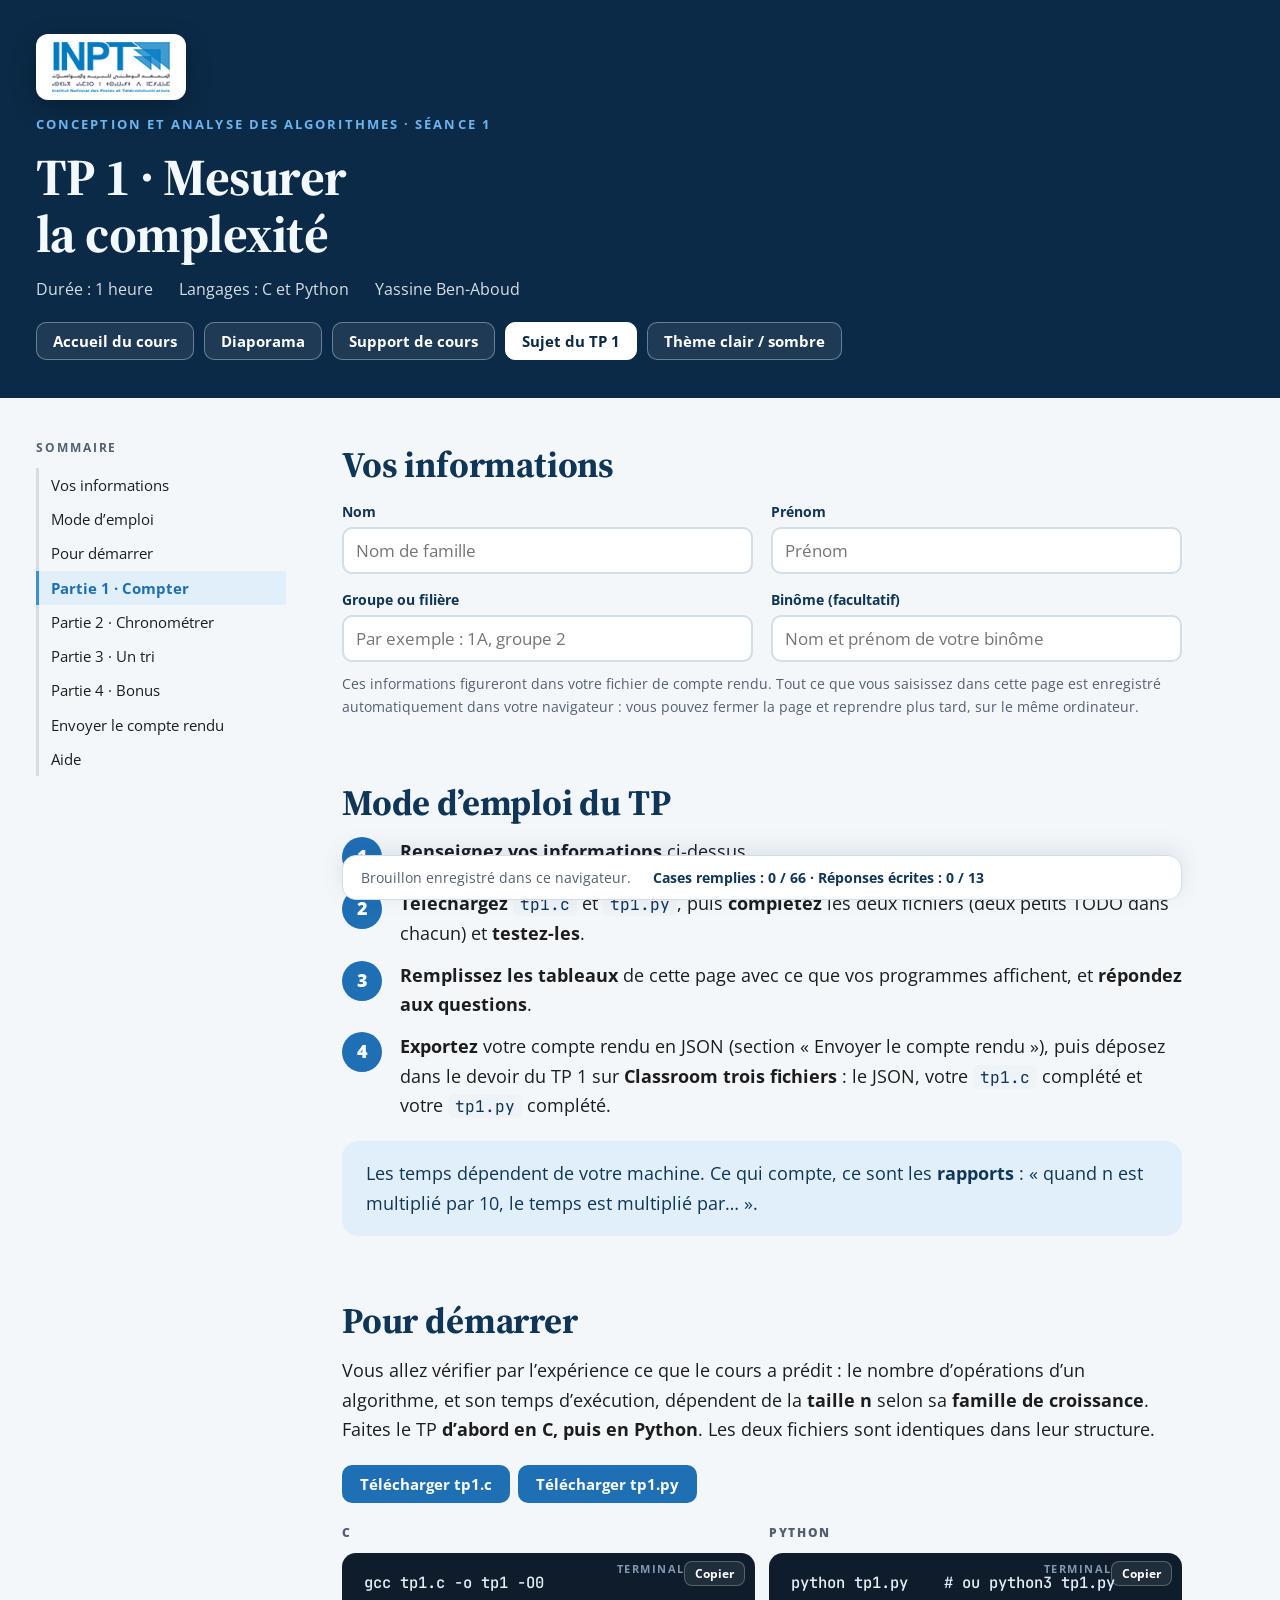
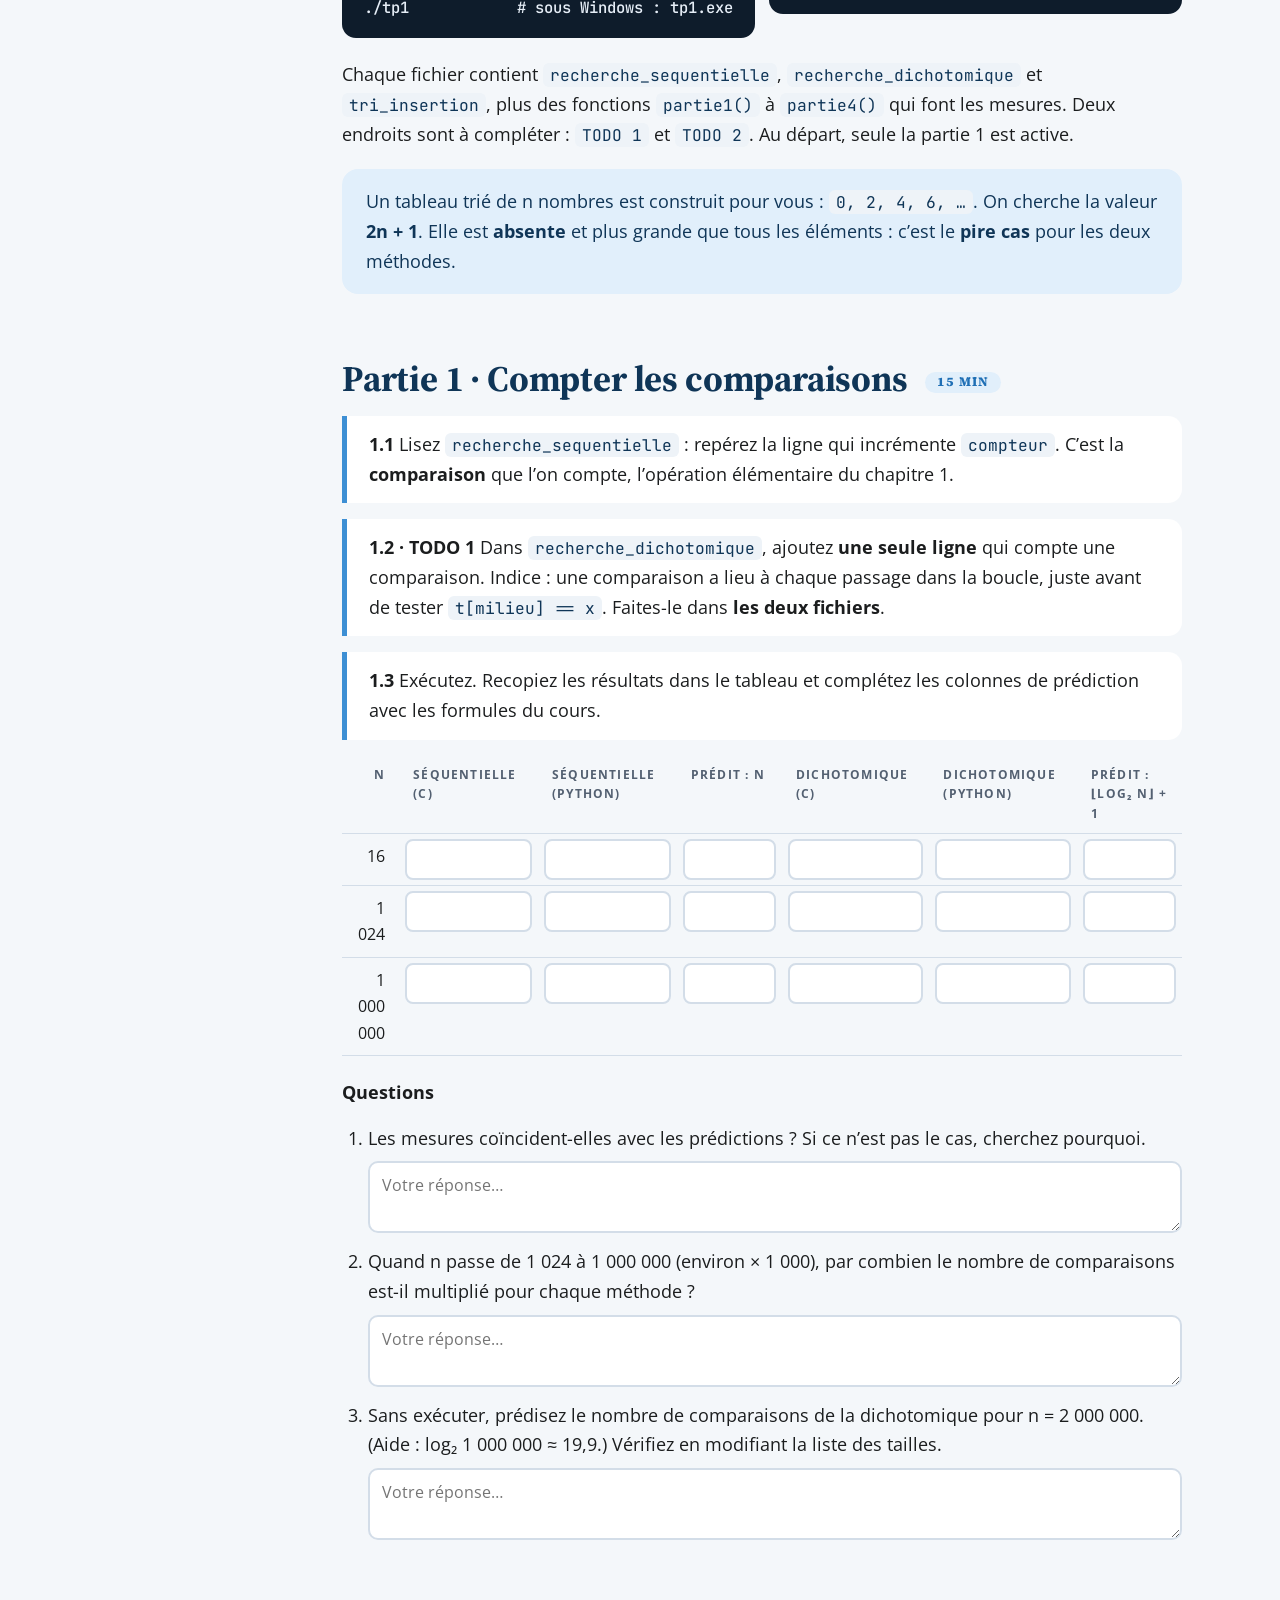
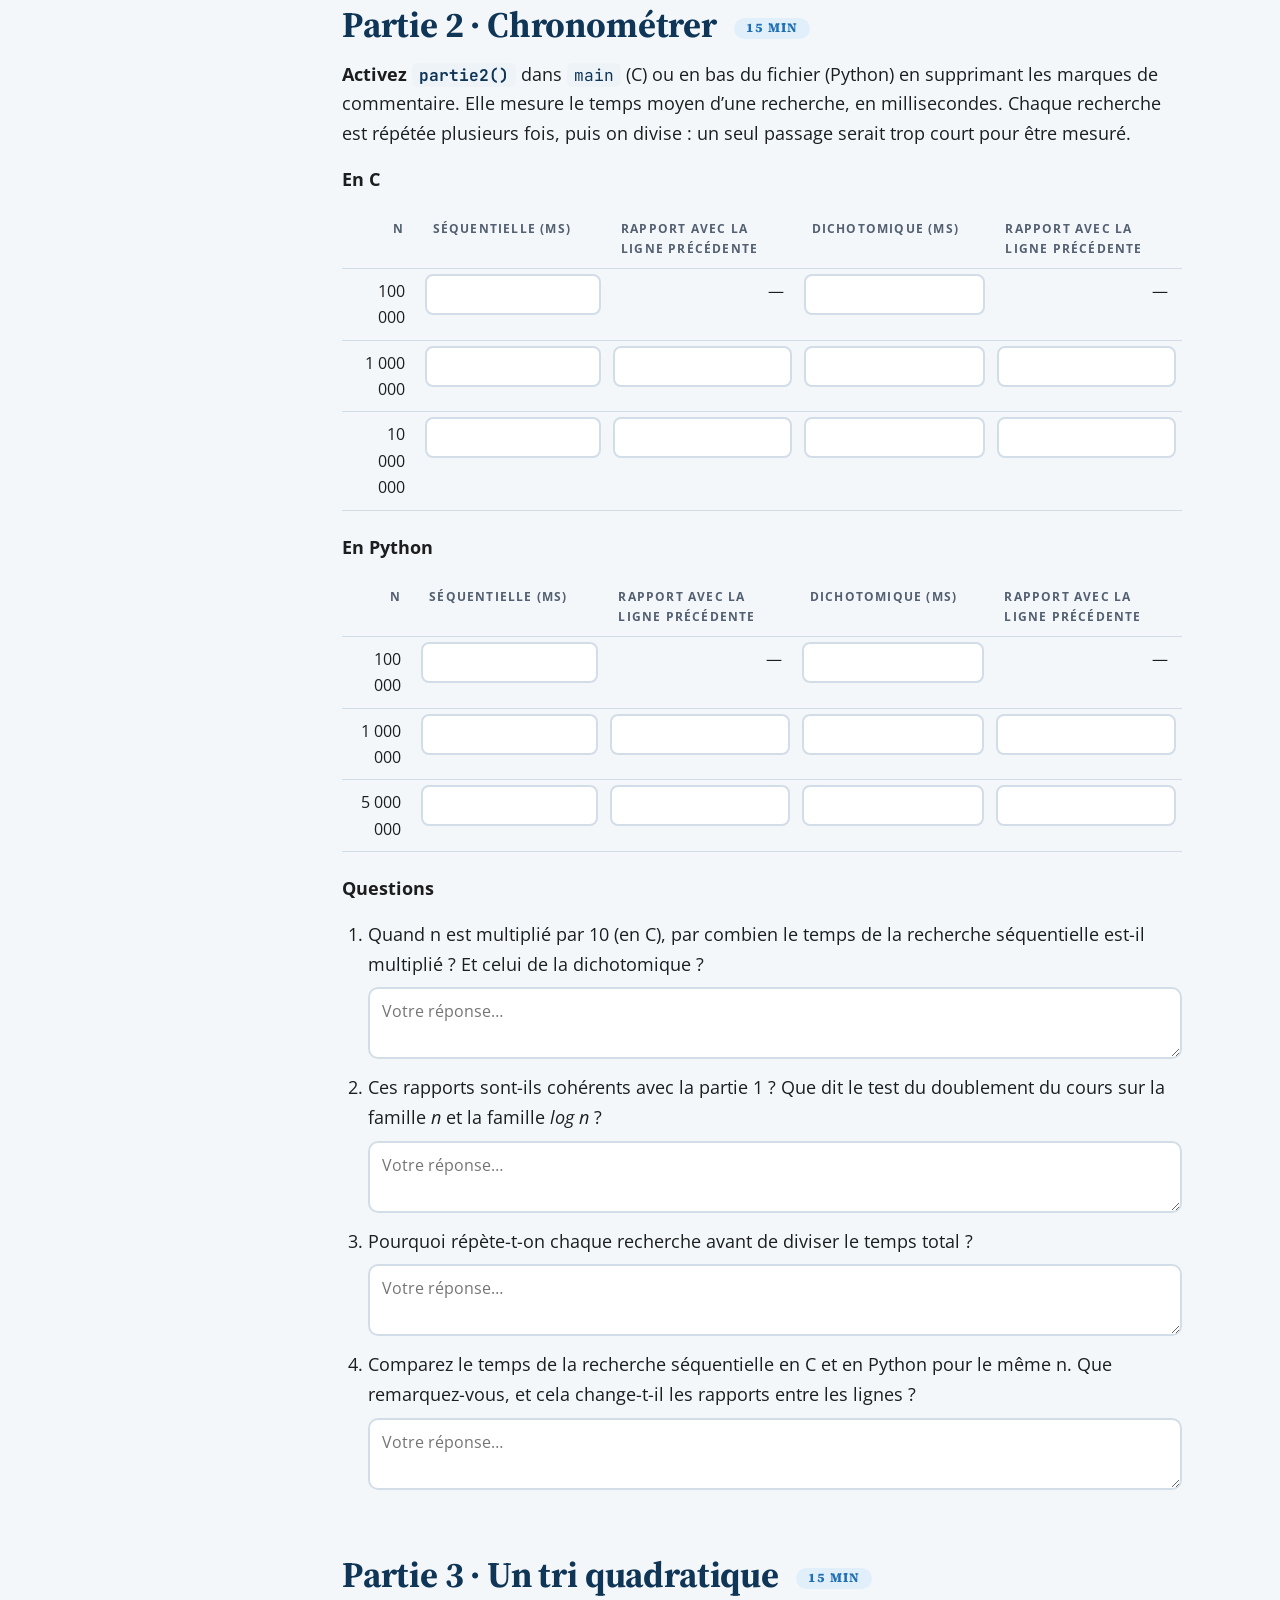
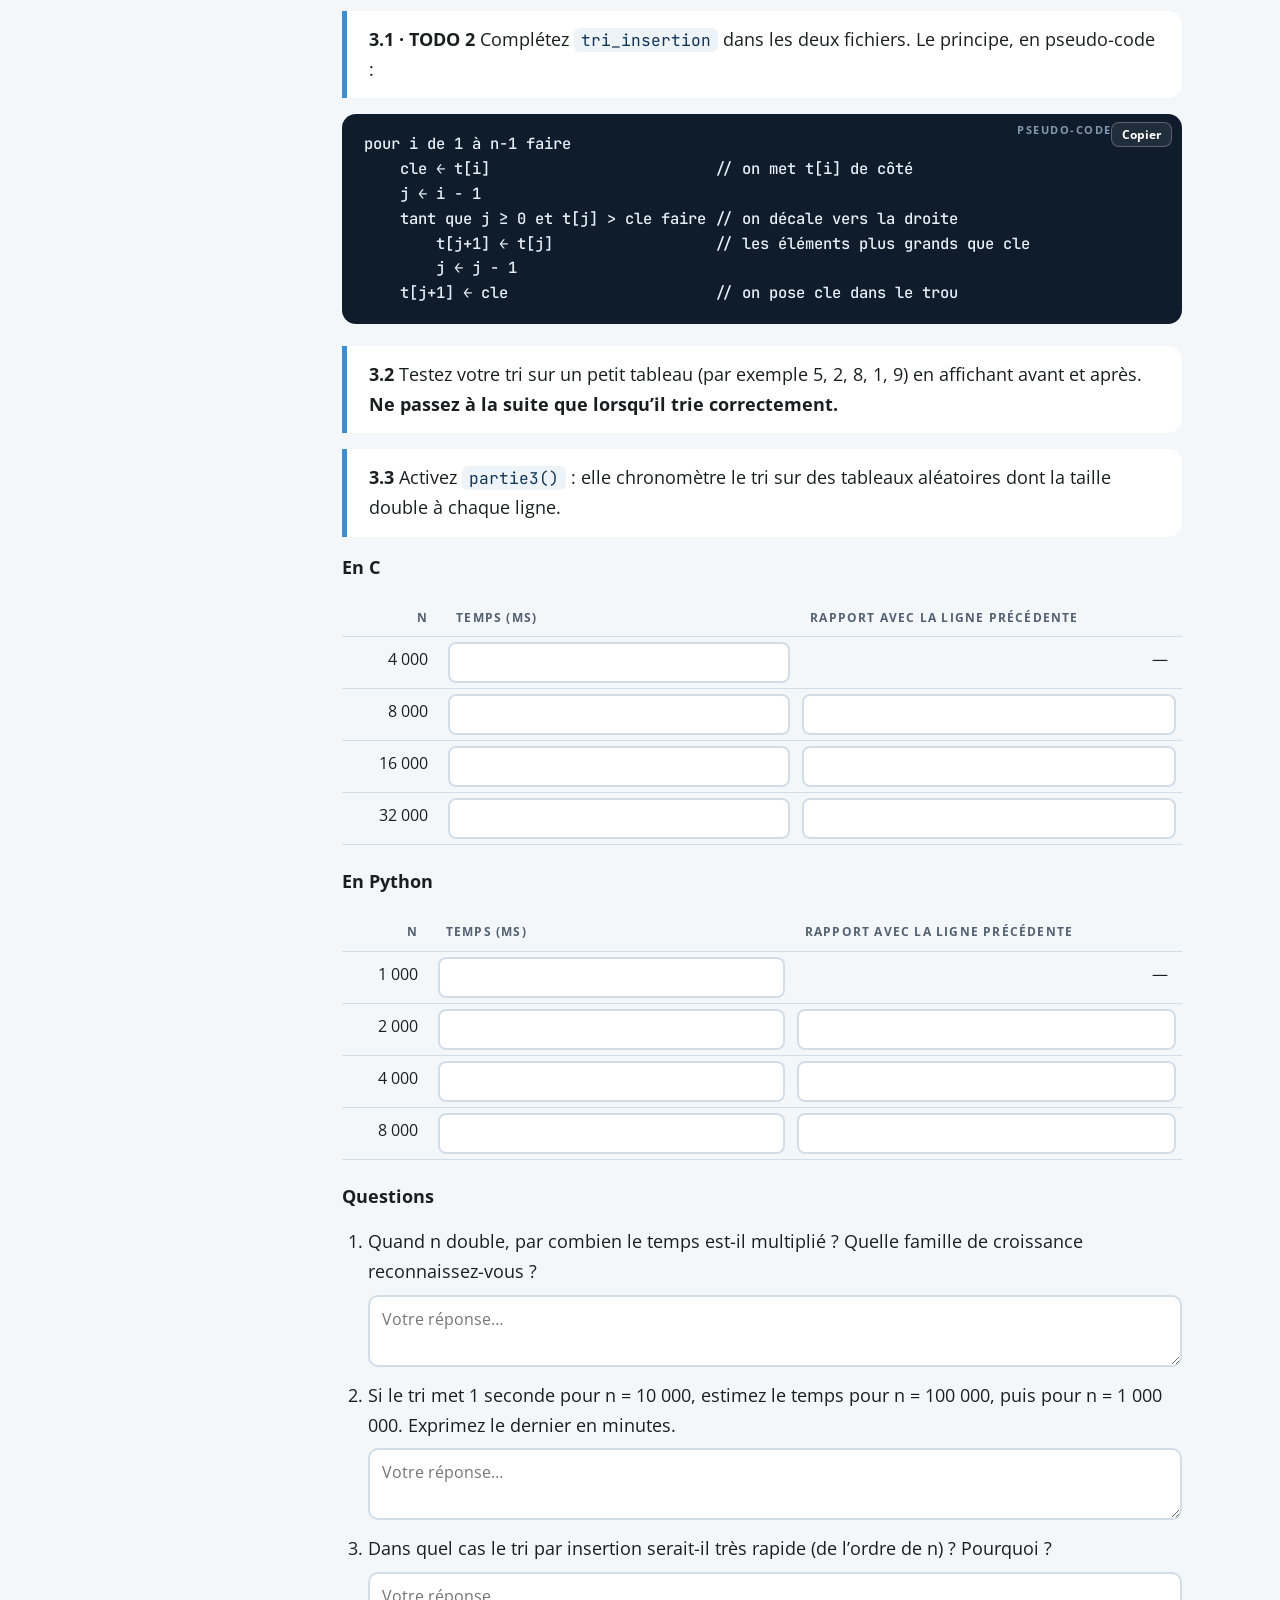
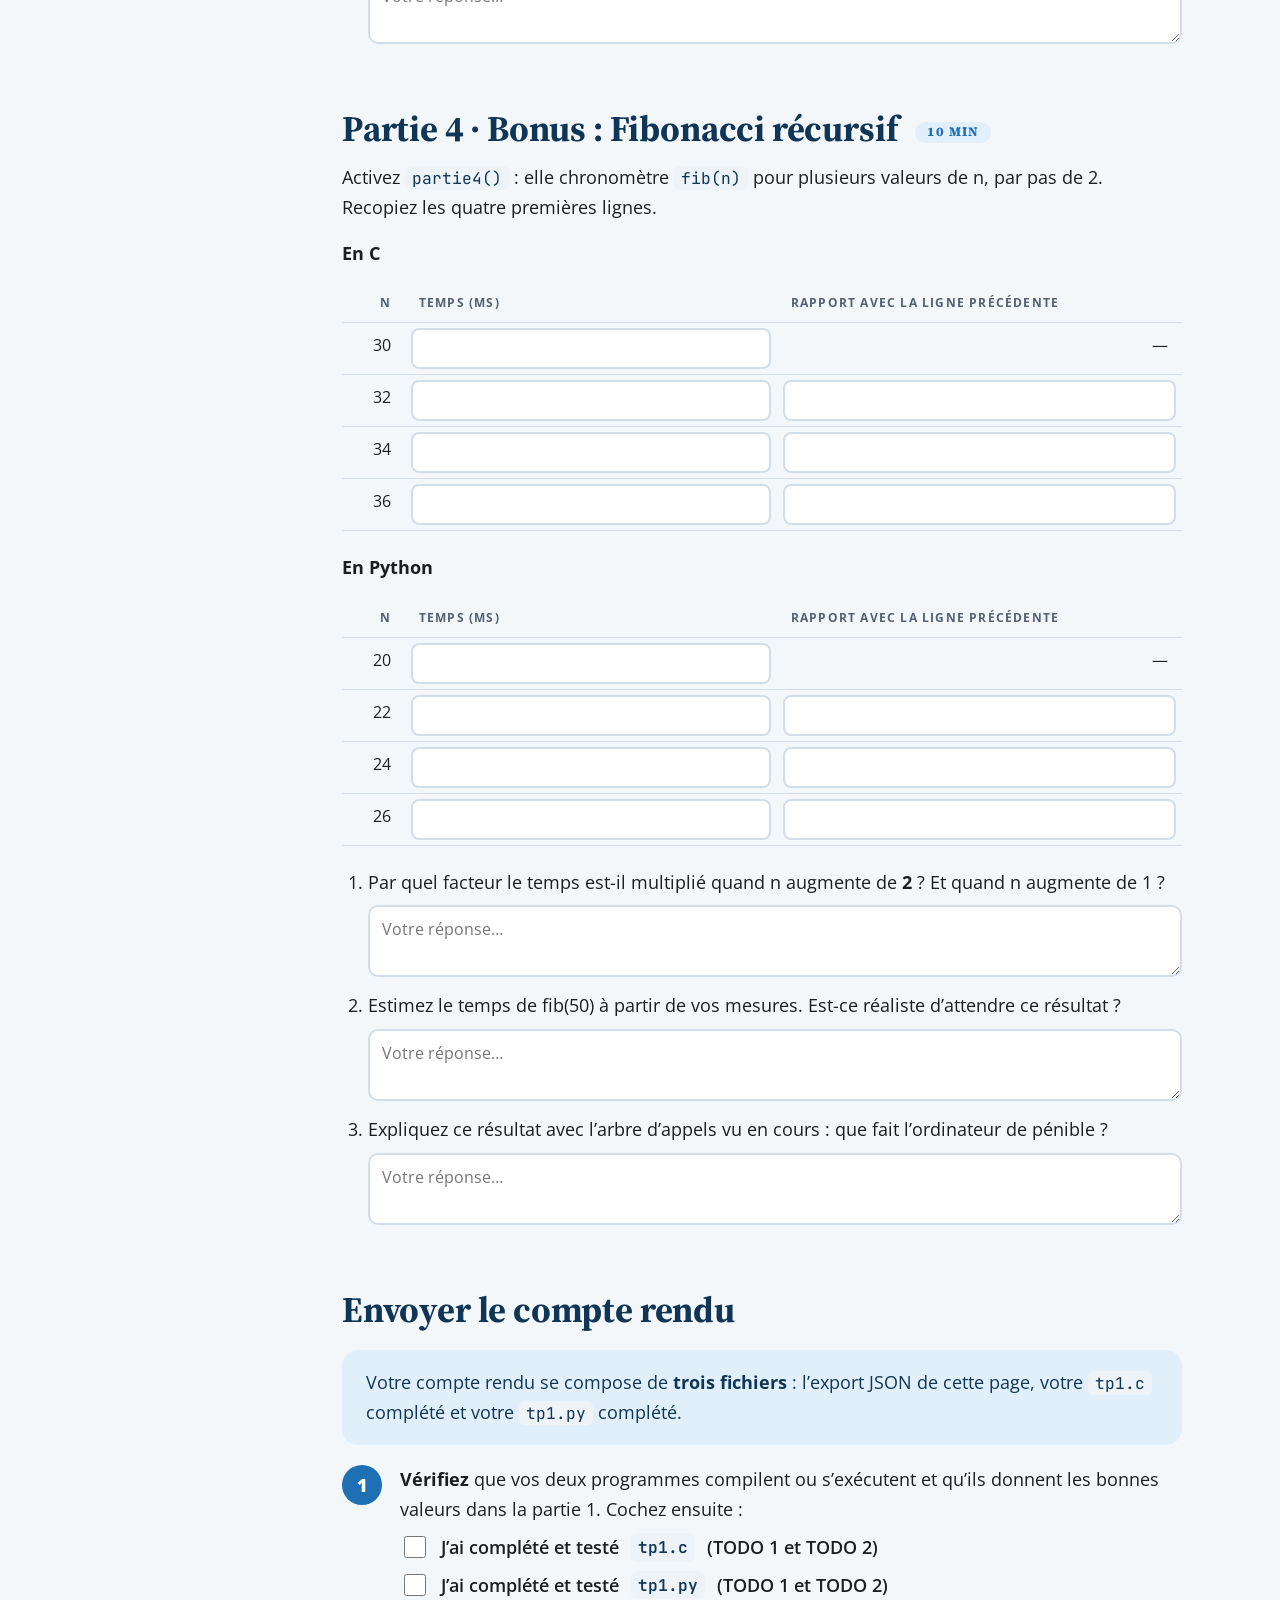
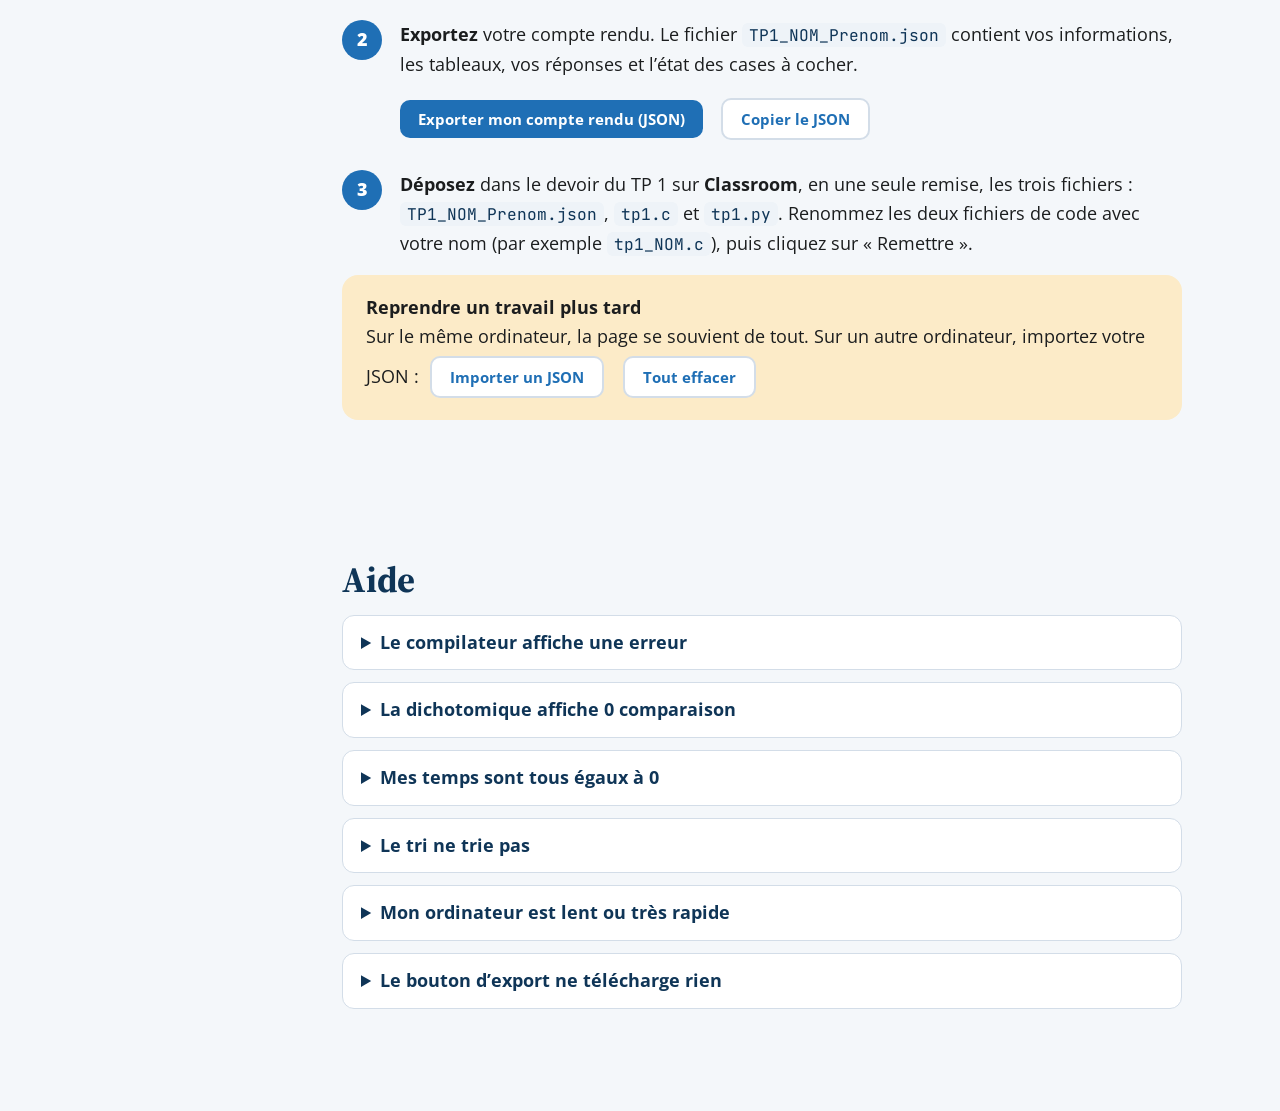
<file: s1/tp.html>
<!doctype html>
<html lang="fr">
<head>
<meta charset="utf-8">
<meta name="viewport" content="width=device-width,initial-scale=1">
<title>TP 1 · Mesurer la complexité</title>
<link rel="stylesheet" href="https://fonts.googleapis.com/css2?family=Open+Sans:wght@400;600;700;800&family=JetBrains+Mono:wght@400;500;600;700&family=Source+Serif+4:wght@600;700&display=swap">
<link rel="stylesheet" href="../assets/theme.css">
<link rel="stylesheet" href="../assets/doc.css">
</head>
<body data-tp="tp1" data-seance="1" data-titre="TP 1 · Mesurer la complexité" data-fichiers="tp1.c et tp1.py">
<header class="top"><div class="gut">
  <div class="plate"><img src="../assets/inpt-logo.png" alt="INPT, Institut National des Postes et Télécommunications"></div>
  <div class="eyebrow">Conception et Analyse des Algorithmes · Séance 1</div>
  <h1>TP 1 · Mesurer la complexité</h1>
  <div class="meta"><span>Durée : 1 heure</span><span>Langages : C et Python</span><span>Yassine Ben-Aboud</span></div>
  <nav class="links"><a href="../index.html">Accueil du cours</a><a href="slides.html">Diaporama</a><a href="support.html">Support de cours</a><a class="cur" href="tp.html">Sujet du TP 1</a><button class="tbtn" id="theme" type="button">Thème clair / sombre</button></nav>
</div></header>

<div class="gut layout">
<aside class="toc"><h4>Sommaire</h4>
  <a href="#identite">Vos informations</a>
  <a href="#mode">Mode d’emploi</a>
  <a href="#demarrer">Pour démarrer</a>
  <a href="#p1">Partie 1 · Compter</a>
  <a href="#p2">Partie 2 · Chronométrer</a>
  <a href="#p3">Partie 3 · Un tri</a>
  <a href="#p4">Partie 4 · Bonus</a>
  <a href="#envoi">Envoyer le compte rendu</a>
  <a href="#aide">Aide</a>
</aside>
<article>

<h2 id="identite">Vos informations</h2>
<div class="ident">
  <label>Nom<input id="f-nom" data-k="nom" autocomplete="family-name" placeholder="Nom de famille"></label>
  <label>Prénom<input id="f-prenom" data-k="prenom" autocomplete="given-name" placeholder="Prénom"></label>
  <label>Groupe ou filière<input id="f-groupe" data-k="groupe" placeholder="Par exemple : 1A, groupe 2"></label>
  <label>Binôme (facultatif)<input id="f-binome" data-k="binome" placeholder="Nom et prénom de votre binôme"></label>
</div>
<p class="small" style="font-size:14px;color:var(--muted);margin-top:10px">Ces informations figureront dans votre fichier de compte rendu. Tout ce que vous saisissez dans cette page est enregistré automatiquement dans votre navigateur : vous pouvez fermer la page et reprendre plus tard, sur le même ordinateur.</p>

<h2 id="mode">Mode d’emploi du TP</h2>
<div class="stepline"><b class="num">1</b><div><b>Renseignez vos informations</b> ci-dessus.</div></div>
<div class="stepline"><b class="num">2</b><div><b>Téléchargez</b> <code>tp1.c</code> et <code>tp1.py</code>, puis <b>complétez</b> les deux fichiers (deux petits TODO dans chacun) et <b>testez-les</b>.</div></div>
<div class="stepline"><b class="num">3</b><div><b>Remplissez les tableaux</b> de cette page avec ce que vos programmes affichent, et <b>répondez aux questions</b>.</div></div>
<div class="stepline"><b class="num">4</b><div><b>Exportez</b> votre compte rendu en JSON (section « Envoyer le compte rendu »), puis déposez dans le devoir du TP 1 sur <b>Classroom</b> <b>trois fichiers</b> : le JSON, votre <code>tp1.c</code> complété et votre <code>tp1.py</code> complété.</div></div>
<div class="callout">Les temps dépendent de votre machine. Ce qui compte, ce sont les <b>rapports</b> : « quand n est multiplié par 10, le temps est multiplié par… ».</div>

<h2 id="demarrer">Pour démarrer</h2>
<p>Vous allez vérifier par l’expérience ce que le cours a prédit : le nombre d’opérations d’un algorithme, et son temps d’exécution, dépendent de la <b>taille n</b> selon sa <b>famille de croissance</b>. Faites le TP <b>d’abord en C, puis en Python</b>. Les deux fichiers sont identiques dans leur structure.</p>
<p><a class="btn" href="../files/s1/tp1.c" download>Télécharger tp1.c</a><a class="btn" href="../files/s1/tp1.py" download>Télécharger tp1.py</a></p>
<div class="tabs">
<div><div class="cap">C</div><pre class="code" data-lang="terminal">gcc tp1.c -o tp1 -O0
./tp1            # sous Windows : tp1.exe</pre></div>
<div><div class="cap">Python</div><pre class="code" data-lang="terminal">python tp1.py    # ou python3 tp1.py</pre></div>
</div>
<p>Chaque fichier contient <code>recherche_sequentielle</code>, <code>recherche_dichotomique</code> et <code>tri_insertion</code>, plus des fonctions <code>partie1()</code> à <code>partie4()</code> qui font les mesures. Deux endroits sont à compléter : <code>TODO 1</code> et <code>TODO 2</code>. Au départ, seule la partie 1 est active.</p>
<div class="callout">Un tableau trié de n nombres est construit pour vous : <code>0, 2, 4, 6, …</code>. On cherche la valeur <b>2n + 1</b>. Elle est <b>absente</b> et plus grande que tous les éléments : c’est le <b>pire cas</b> pour les deux méthodes.</div>

<h2 id="p1">Partie 1 · Compter les comparaisons <span class="dur">15 min</span></h2>
<div class="step-tp"><b>1.1</b> Lisez <code>recherche_sequentielle</code> : repérez la ligne qui incrémente <code>compteur</code>. C’est la <b>comparaison</b> que l’on compte, l’opération élémentaire du chapitre 1.</div>
<div class="step-tp"><b>1.2 · TODO 1</b> Dans <code>recherche_dichotomique</code>, ajoutez <b>une seule ligne</b> qui compte une comparaison. Indice : une comparaison a lieu à chaque passage dans la boucle, juste avant de tester <code>t[milieu] == x</code>. Faites-le dans <b>les deux fichiers</b>.</div>
<div class="step-tp"><b>1.3</b> Exécutez. Recopiez les résultats dans le tableau et complétez les colonnes de prédiction avec les formules du cours.</div>
<div class="tw"><table class="tbl" data-table="p1" data-title="Partie 1 · comparaisons au pire cas">
  <tr><th class="num">n</th><th>Séquentielle (C)</th><th>Séquentielle (Python)</th><th>Prédit : n</th><th>Dichotomique (C)</th><th>Dichotomique (Python)</th><th>Prédit : ⌊log₂ n⌋ + 1</th></tr>
  <tr><td class="num">16</td><td data-in></td><td data-in></td><td data-in></td><td data-in></td><td data-in></td><td data-in></td></tr>
  <tr><td class="num">1 024</td><td data-in></td><td data-in></td><td data-in></td><td data-in></td><td data-in></td><td data-in></td></tr>
  <tr><td class="num">1 000 000</td><td data-in></td><td data-in></td><td data-in></td><td data-in></td><td data-in></td><td data-in></td></tr>
</table></div>
<p><b>Questions</b></p>
<ol>
  <li data-q="p1_q1">Les mesures coïncident-elles avec les prédictions ? Si ce n’est pas le cas, cherchez pourquoi.</li>
  <li data-q="p1_q2">Quand n passe de 1 024 à 1 000 000 (environ × 1 000), par combien le nombre de comparaisons est-il multiplié pour chaque méthode ?</li>
  <li data-q="p1_q3">Sans exécuter, prédisez le nombre de comparaisons de la dichotomique pour n = 2 000 000. (Aide : log₂ 1 000 000 ≈ 19,9.) Vérifiez en modifiant la liste des tailles.</li>
</ol>

<h2 id="p2">Partie 2 · Chronométrer <span class="dur">15 min</span></h2>
<p><b>Activez <code>partie2()</code></b> dans <code>main</code> (C) ou en bas du fichier (Python) en supprimant les marques de commentaire. Elle mesure le temps moyen d’une recherche, en millisecondes. Chaque recherche est répétée plusieurs fois, puis on divise : un seul passage serait trop court pour être mesuré.</p>
<p><b>En C</b></p>
<div class="tw"><table class="tbl" data-table="p2c" data-title="Partie 2 · temps par recherche (C)">
  <tr><th class="num">n</th><th>Séquentielle (ms)</th><th>Rapport avec la ligne précédente</th><th>Dichotomique (ms)</th><th>Rapport avec la ligne précédente</th></tr>
  <tr><td class="num">100 000</td><td data-in></td><td class="num">—</td><td data-in></td><td class="num">—</td></tr>
  <tr><td class="num">1 000 000</td><td data-in></td><td data-in></td><td data-in></td><td data-in></td></tr>
  <tr><td class="num">10 000 000</td><td data-in></td><td data-in></td><td data-in></td><td data-in></td></tr>
</table></div>
<p><b>En Python</b></p>
<div class="tw"><table class="tbl" data-table="p2py" data-title="Partie 2 · temps par recherche (Python)">
  <tr><th class="num">n</th><th>Séquentielle (ms)</th><th>Rapport avec la ligne précédente</th><th>Dichotomique (ms)</th><th>Rapport avec la ligne précédente</th></tr>
  <tr><td class="num">100 000</td><td data-in></td><td class="num">—</td><td data-in></td><td class="num">—</td></tr>
  <tr><td class="num">1 000 000</td><td data-in></td><td data-in></td><td data-in></td><td data-in></td></tr>
  <tr><td class="num">5 000 000</td><td data-in></td><td data-in></td><td data-in></td><td data-in></td></tr>
</table></div>
<p><b>Questions</b></p>
<ol>
  <li data-q="p2_q1">Quand n est multiplié par 10 (en C), par combien le temps de la recherche séquentielle est-il multiplié ? Et celui de la dichotomique ?</li>
  <li data-q="p2_q2">Ces rapports sont-ils cohérents avec la partie 1 ? Que dit le test du doublement du cours sur la famille <i>n</i> et la famille <i>log n</i> ?</li>
  <li data-q="p2_q3">Pourquoi répète-t-on chaque recherche avant de diviser le temps total ?</li>
  <li data-q="p2_q4">Comparez le temps de la recherche séquentielle en C et en Python pour le même n. Que remarquez-vous, et cela change-t-il les rapports entre les lignes ?</li>
</ol>

<h2 id="p3">Partie 3 · Un tri quadratique <span class="dur">15 min</span></h2>
<div class="step-tp"><b>3.1 · TODO 2</b> Complétez <code>tri_insertion</code> dans les deux fichiers. Le principe, en pseudo-code :</div>
<pre class="code" data-lang="pseudo-code">pour i de 1 à n-1 faire
    cle ← t[i]                         // on met t[i] de côté
    j ← i - 1
    tant que j ≥ 0 et t[j] > cle faire // on décale vers la droite
        t[j+1] ← t[j]                  // les éléments plus grands que cle
        j ← j - 1
    t[j+1] ← cle                       // on pose cle dans le trou</pre>
<div class="step-tp"><b>3.2</b> Testez votre tri sur un petit tableau (par exemple 5, 2, 8, 1, 9) en affichant avant et après. <b>Ne passez à la suite que lorsqu’il trie correctement.</b></div>
<div class="step-tp"><b>3.3</b> Activez <code>partie3()</code> : elle chronomètre le tri sur des tableaux aléatoires dont la taille double à chaque ligne.</div>
<p><b>En C</b></p>
<div class="tw"><table class="tbl" data-table="p3c" data-title="Partie 3 · tri par insertion (C)">
  <tr><th class="num">n</th><th>Temps (ms)</th><th>Rapport avec la ligne précédente</th></tr>
  <tr><td class="num">4 000</td><td data-in></td><td class="num">—</td></tr>
  <tr><td class="num">8 000</td><td data-in></td><td data-in></td></tr>
  <tr><td class="num">16 000</td><td data-in></td><td data-in></td></tr>
  <tr><td class="num">32 000</td><td data-in></td><td data-in></td></tr>
</table></div>
<p><b>En Python</b></p>
<div class="tw"><table class="tbl" data-table="p3py" data-title="Partie 3 · tri par insertion (Python)">
  <tr><th class="num">n</th><th>Temps (ms)</th><th>Rapport avec la ligne précédente</th></tr>
  <tr><td class="num">1 000</td><td data-in></td><td class="num">—</td></tr>
  <tr><td class="num">2 000</td><td data-in></td><td data-in></td></tr>
  <tr><td class="num">4 000</td><td data-in></td><td data-in></td></tr>
  <tr><td class="num">8 000</td><td data-in></td><td data-in></td></tr>
</table></div>
<p><b>Questions</b></p>
<ol>
  <li data-q="p3_q1">Quand n double, par combien le temps est-il multiplié ? Quelle famille de croissance reconnaissez-vous ?</li>
  <li data-q="p3_q2">Si le tri met 1 seconde pour n = 10 000, estimez le temps pour n = 100 000, puis pour n = 1 000 000. Exprimez le dernier en minutes.</li>
  <li data-q="p3_q3">Dans quel cas le tri par insertion serait-il très rapide (de l’ordre de n) ? Pourquoi ?</li>
</ol>

<h2 id="p4">Partie 4 · Bonus : Fibonacci récursif <span class="dur">10 min</span></h2>
<p>Activez <code>partie4()</code> : elle chronomètre <code>fib(n)</code> pour plusieurs valeurs de n, par pas de 2. Recopiez les quatre premières lignes.</p>
<p><b>En C</b></p>
<div class="tw"><table class="tbl" data-table="p4c" data-title="Partie 4 · fib récursif (C)">
  <tr><th class="num">n</th><th>Temps (ms)</th><th>Rapport avec la ligne précédente</th></tr>
  <tr><td class="num">30</td><td data-in></td><td class="num">—</td></tr>
  <tr><td class="num">32</td><td data-in></td><td data-in></td></tr>
  <tr><td class="num">34</td><td data-in></td><td data-in></td></tr>
  <tr><td class="num">36</td><td data-in></td><td data-in></td></tr>
</table></div>
<p><b>En Python</b></p>
<div class="tw"><table class="tbl" data-table="p4py" data-title="Partie 4 · fib récursif (Python)">
  <tr><th class="num">n</th><th>Temps (ms)</th><th>Rapport avec la ligne précédente</th></tr>
  <tr><td class="num">20</td><td data-in></td><td class="num">—</td></tr>
  <tr><td class="num">22</td><td data-in></td><td data-in></td></tr>
  <tr><td class="num">24</td><td data-in></td><td data-in></td></tr>
  <tr><td class="num">26</td><td data-in></td><td data-in></td></tr>
</table></div>
<ol>
  <li data-q="p4_q1">Par quel facteur le temps est-il multiplié quand n augmente de <b>2</b> ? Et quand n augmente de 1 ?</li>
  <li data-q="p4_q2">Estimez le temps de fib(50) à partir de vos mesures. Est-ce réaliste d’attendre ce résultat ?</li>
  <li data-q="p4_q3">Expliquez ce résultat avec l’arbre d’appels vu en cours : que fait l’ordinateur de pénible ?</li>
</ol>

<h2 id="envoi">Envoyer le compte rendu</h2>
<div class="callout">Votre compte rendu se compose de <b>trois fichiers</b> : l’export JSON de cette page, votre <code>tp1.c</code> complété et votre <code>tp1.py</code> complété.</div>
<div class="stepline"><b class="num">1</b><div><b>Vérifiez</b> que vos deux programmes compilent ou s’exécutent et qu’ils donnent les bonnes valeurs dans la partie 1. Cochez ensuite :
  <label class="chk"><input type="checkbox" data-k="code_c_ok"> J’ai complété et testé <code>tp1.c</code> (TODO 1 et TODO 2)</label>
  <label class="chk"><input type="checkbox" data-k="code_py_ok"> J’ai complété et testé <code>tp1.py</code> (TODO 1 et TODO 2)</label></div></div>
<div class="stepline"><b class="num">2</b><div><b>Exportez</b> votre compte rendu. Le fichier <code>TP1_NOM_Prenom.json</code> contient vos informations, les tableaux, vos réponses et l’état des cases à cocher.
  <div class="btns"><button class="btn" id="btn-export" type="button">Exporter mon compte rendu (JSON)</button><button class="btn sec" id="btn-copy" type="button">Copier le JSON</button></div>
  <div id="export-msg" class="msg" role="status"></div></div></div>
<div class="stepline"><b class="num">3</b><div><b>Déposez</b> dans le devoir du TP 1 sur <b>Classroom</b>, en une seule remise, les trois fichiers : <code>TP1_NOM_Prenom.json</code>, <code>tp1.c</code> et <code>tp1.py</code>. Renommez les deux fichiers de code avec votre nom (par exemple <code>tp1_NOM.c</code>), puis cliquez sur « Remettre ».</div></div>
<div class="warn" style="margin-top:16px"><b>Reprendre un travail plus tard</b><br>Sur le même ordinateur, la page se souvient de tout. Sur un autre ordinateur, importez votre JSON : <label class="btn sec" style="cursor:pointer;margin-left:6px">Importer un JSON<input id="file-import" type="file" accept=".json,application/json" style="display:none"></label> <button class="btn sec" id="btn-reset" type="button" style="margin-left:6px">Tout effacer</button></div>
<div class="savebar"><span id="save-status">Brouillon enregistré dans ce navigateur.</span><b id="progress"></b></div>

<h2 id="aide">Aide</h2>
<details><summary>Le compilateur affiche une erreur</summary><div>Vérifiez que vous avez bien ajouté un point-virgule à la fin de la ligne du TODO 1. En C, <code>compteur</code> est de type <code>long</code> : on l’affiche avec <code>%ld</code>.</div></details>
<details><summary>La dichotomique affiche 0 comparaison</summary><div>C’est normal tant que le TODO 1 n’est pas fait : la ligne qui compte manque.</div></details>
<details><summary>Mes temps sont tous égaux à 0</summary><div>Le chronomètre n’est pas assez précis pour une opération très courte. Augmentez le nombre de répétitions (<code>reps_dic</code> dans les deux fichiers).</div></details>
<details><summary>Le tri ne trie pas</summary><div>Testez à la main avec 5, 2, 8, 1, 9. Les erreurs classiques : oublier de poser <code>cle</code> après la boucle, ou partir de <code>i = 0</code> au lieu de <code>i = 1</code>. En Python, retirez le mot <code>pass</code> une fois la boucle écrite.</div></details>
<details><summary>Mon ordinateur est lent ou très rapide</summary><div>Aucun souci : seuls les <b>rapports</b> comptent. Si une mesure dure plus de 30 secondes, diminuez la taille la plus grande dans la fonction concernée.</div></details>
<details><summary>Le bouton d’export ne télécharge rien</summary><div>Utilisez « Copier le JSON », collez le contenu dans un fichier texte nommé <code>TP1_NOM_Prenom.json</code>, puis envoyez ce fichier.</div></details>
</article>
</div>
<script src="../assets/doc.js"></script>
<script src="../assets/tp.js"></script>
</body>
</html>
</file>
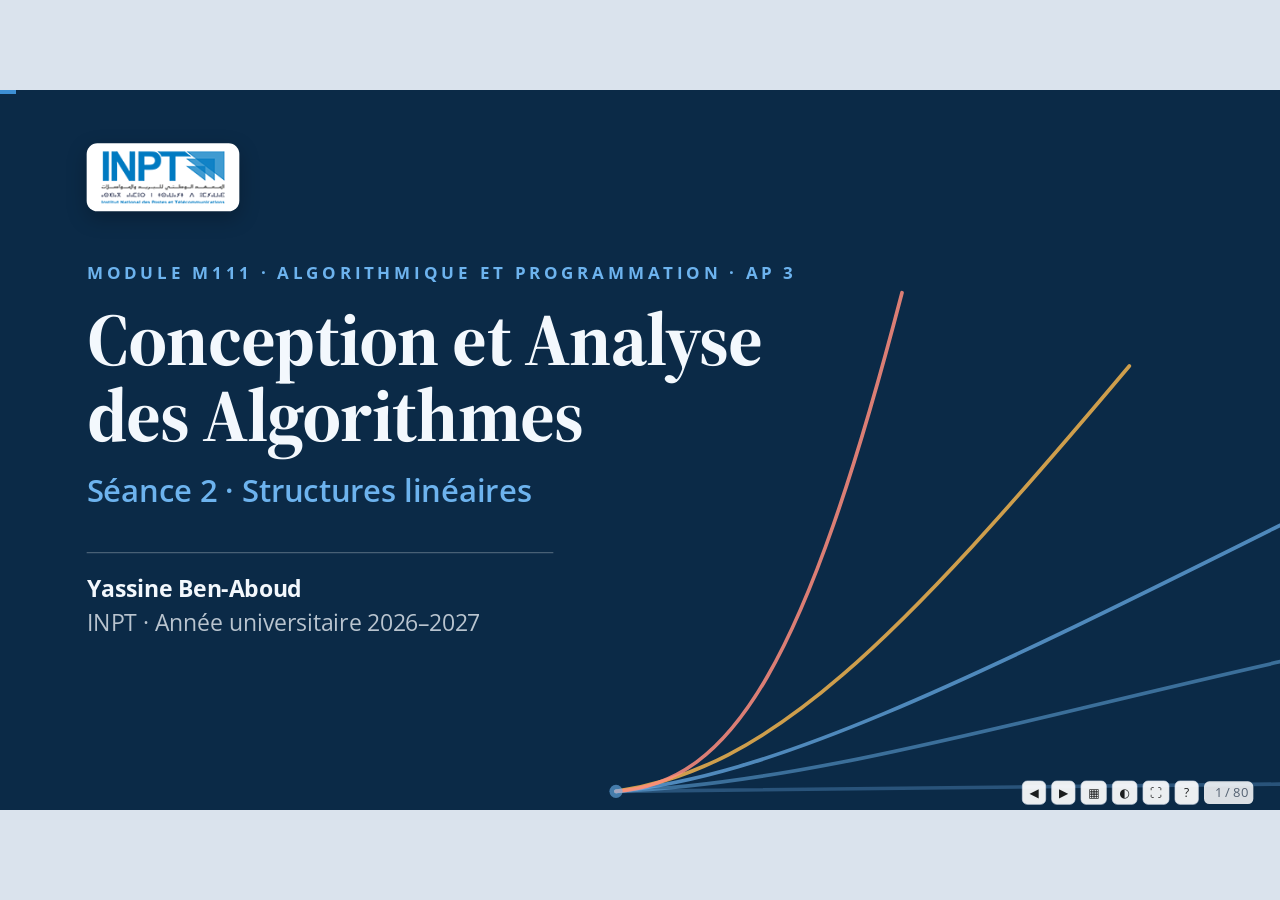
<file: s2/slides.html>
<!doctype html>
<html lang="fr">
<head>
<meta charset="utf-8">
<meta name="viewport" content="width=device-width,initial-scale=1">
<title>Séance 2 · Structures linéaires</title>
<link rel="stylesheet" href="https://fonts.googleapis.com/css2?family=Open+Sans:wght@400;600;700;800&family=JetBrains+Mono:wght@400;500;600;700&family=Source+Serif+4:wght@600;700&display=swap">
<link rel="stylesheet" href="../assets/theme.css?v=1795649354672">
<link rel="stylesheet" href="../assets/deck.css?v=1795649354672">
<style>
  /* Éléments propres à cette séance */
  .flow { display: flex; align-items: center; justify-content: center; gap: 26px; }
  .fbox { background: var(--surface); border: 3px solid var(--line); border-radius: 22px; padding: 26px 34px; text-align: center; font-size: 34px; line-height: 1.35; box-shadow: 0 14px 36px rgba(15,53,87,.08); }
  .fbox.algo { background: var(--cover-bg); color: #fff; border-color: var(--cover-bg); min-width: 320px; font-size: 30px; }
  .fbox .mono { white-space: nowrap; }
  .fbox { padding: 24px 28px; font-size: 32px; }
  .flow { gap: 16px; }
  .fbox.algo small { color: #BCD3E8; font-size: 26px; }
  .fbox .mono { font-size: 38px; color: var(--accent); font-weight: 700; }
  .fbox b.l { display: block; font-size: 20px; letter-spacing: .16em; text-transform: uppercase; color: var(--muted); margin-bottom: 8px; }
  .fbox.algo b.l { color: var(--cover-accent); }
  .farrow { font-size: 64px; color: var(--blue); line-height: 1; }
  .tl { position: relative; display: grid; grid-template-columns: repeat(6, 1fr); gap: 22px; padding-top: 40px; flex: 1; align-content: start; }
  .tl::before { content: ""; position: absolute; left: 4%; right: 4%; top: 62px; height: 6px; background: var(--line); border-radius: 3px; }
  .tl .nd { position: relative; display: flex; flex-direction: column; gap: 16px; align-items: stretch; }
  .tl .dot { width: 52px; height: 52px; border-radius: 50%; background: var(--surface); border: 6px solid var(--line); margin: 0 auto; display: grid; place-items: center; font-weight: 800; font-size: 24px; color: var(--muted); z-index: 1; }
  .tl .nd.now .dot { background: var(--accent); border-color: var(--accent); color: #fff; }
  .tl .nd .panel { padding: 26px 24px; font-size: 27px; flex: 1; }
  .tl .nd.now .panel { background: var(--cover-bg); color: #fff; border-color: var(--cover-bg); }
  .tl .nd.now .panel h3 { color: #fff; }
  .tl .nd.now .small { color: #A9C2DB; }
  .tl h3 { font-size: 34px; }
  .cyc { display: grid; grid-template-columns: repeat(6, 1fr); gap: 0; align-items: stretch; }
  .cyc .c { position: relative; background: var(--surface); border: 3px solid var(--line); border-radius: 22px; padding: 26px 20px; text-align: center; font-size: 29px; line-height: 1.3; margin-right: 38px; box-shadow: 0 14px 36px rgba(15,53,87,.07); }
  .cyc .c:last-child { margin-right: 0; }
  .cyc .c::after { content: "›"; position: absolute; right: -37px; top: 50%; transform: translateY(-58%); font-size: 64px; color: var(--blue); }
  .cyc .c:last-child::after { display: none; }
  .cyc .c b.n { display: grid; place-items: center; width: 62px; height: 62px; border-radius: 50%; background: var(--accent); color: #fff; font-size: 32px; margin: 0 auto 14px; }
  .cyc .c.hot { background: var(--cover-bg); color: #fff; border-color: var(--cover-bg); }
  .cyc .c.hot b.n { background: var(--cover-accent); color: #06121f; }
  .mach { text-align: center; }
  .mach .ic { font-size: 74px; line-height: 1; margin-bottom: 8px; }
  .mach .sec { font: 800 78px var(--mono); color: var(--head); }
  .mach .opsb { display: inline-block; margin-top: 12px; background: var(--ok-soft); color: var(--ok); font: 700 28px var(--mono); border-radius: 12px; padding: 8px 18px; }
  .dbl { display: grid; grid-template-columns: 1fr 120px 1fr; gap: 22px; align-items: center; background: var(--surface); border: 2px solid var(--line); border-radius: 20px; padding: 28px 38px; font-size: 38px; box-shadow: 0 8px 22px rgba(15,53,87,.06); }
  .dbl .nm { font: 700 36px var(--mono); color: var(--accent); text-align: right; }
  .dbl .ef b { color: var(--head); }
  .dbl .ar { font-size: 44px; text-align: center; color: var(--blue); }
  .sq { display: inline-block; width: 46px; height: 46px; border-radius: 10px; margin: 5px; }
  .sq.f { background: var(--c-one); } .sq.l { background: var(--blue); } .sq.l2 { background: var(--c-n2); }
  .doll { border: 5px solid var(--blue); border-radius: 34px; padding: 22px 26px; background: color-mix(in srgb, var(--accent-soft) 80%, transparent); font: 700 28px var(--serif); color: var(--head); }
  .doll.d2 { border-color: var(--c-nlog); } .doll.d3 { border-color: var(--c-n2); } .doll.d4 { border-color: var(--c-exp); }
  .fibchips { display: flex; gap: 18px; align-items: center; flex-wrap: nowrap; }
  .fibchips .ch { width: 118px; height: 118px; border-radius: 22px; border: 4px solid var(--blue); background: var(--accent-soft); display: grid; place-items: center; font: 800 52px var(--mono); color: var(--head); }
  .fibchips .ch.s { border-color: var(--ok); background: var(--ok-soft); }
  .fibchips .pl { font-size: 38px; color: var(--muted); }
  .rl { display: flex; flex-direction: column; gap: 16px; align-items: center; }
  .blk { background: var(--accent); color: #fff; border-radius: 14px; padding: 12px 30px; font: 700 30px var(--mono); }
  :root[data-theme="dark"] .blk { color: #06121f; }
  @media (prefers-color-scheme: dark) { :root:not([data-theme="light"]) .blk { color: #06121f; } }
  .blk.b2 { background: var(--c-n2); color: #fff; }
  .gridmini { display: grid; gap: 6px; }
  .gridmini i { width: 34px; height: 34px; border-radius: 7px; background: var(--accent); }
  .eq { font: 700 78px var(--serif); color: var(--head); text-align: center; line-height: 1.2; }
  .eqc { display: grid; grid-template-columns: repeat(3, 1fr); gap: 26px; text-align: center; font-size: 30px; margin-top: 14px; }
  .eqc div { background: var(--accent-soft); border-radius: 16px; padding: 16px 20px; color: var(--head); }
  .fm { font: 700 66px var(--serif); text-align: center; color: var(--head); }
  .ann { display: grid; grid-template-columns: repeat(3, 1fr); gap: 26px; margin-top: 8px; font-size: 31px; }
  .ann div { background: var(--panel); border-radius: 18px; padding: 20px 26px; }
  .ann b { display: block; font: 800 40px var(--mono); color: var(--accent); margin-bottom: 4px; }
  .mini { width: 100%; height: auto; }
  .mini text { fill: var(--muted); font-size: 22px; }
</style>
</head>
<body data-autofit>
<div id="viewport">
<div id="stage">
<div id="bar"></div>
<header id="head">
  <div class="brand"><img class="logo" src="../assets/inpt-logo.png" alt="INPT, Institut National des Postes et Télécommunications"><span class="sep"></span><span class="course">Conception et Analyse des Algorithmes</span></div>
  <div id="chip"></div>
</header>

<section class="slide cover">
  <div class="plate"><img src="../assets/inpt-logo.png" alt="INPT, Institut National des Postes et Télécommunications"></div>
  <div class="eyebrow">Module M111 · Algorithmique et Programmation · AP 3</div>
  <h1>Conception et Analyse des Algorithmes</h1>
  <div class="sub2">Séance 2 · Structures linéaires</div>
  <div class="who"><b>Yassine Ben-Aboud</b><br><span>INPT · Année universitaire 2026–2027</span></div>
  <aside class="notes">Accueil. Rappeler le format : deux heures de cours et de TD avec simulations, puis une heure de TP en C. Le diaporama, le support et le sujet du TP sont sur la page du cours.</aside>
</section>

<section class="slide">
  <h2 class="title">Là où nous en sommes</h2>
  <p class="sub">Trois idées de la séance 1 serviront à chaque diapositive d’aujourd’hui.</p>
  <div class="grid3">
    <div class="panel col step" data-g="1"><span class="tag">Complexité</span><h3>Compter les opérations</h3><div class="small">T(n) est le nombre d’opérations pour une entrée de taille n. On l’exprime à l’aide de Θ.</div></div>
    <div class="panel col step" data-g="2"><span class="tag">Familles</span><h3>1, log n, n, n², 2ⁿ</h3><div class="small">Quand n double : rien ne change, une opération de plus, le double, le quadruple…</div></div>
    <div class="panel col step" data-g="3"><span class="tag">Récursivité</span><h3>La pile d’appels</h3><div class="small">Chaque appel en cours est une fiche posée sur une pile en mémoire.</div></div>
  </div>
  <div class="callout step" data-g="4">Aujourd’hui, on choisit <b>comment ranger les données en mémoire</b>, et on mesure ce que coûte chaque opération.</div>
</section>

<section class="slide">
  <h2 class="title">Question d’échauffement</h2>
  <p class="sub">Un tableau contient n valeurs. On veut en insérer une nouvelle <b>au début</b>. Combien d’opérations, selon vous ?</p>
  <div class="grid4" style="flex:none">
    <div class="panel step" data-g="1" style="text-align:center;font:700 44px var(--mono)">1</div>
    <div class="panel step" data-g="1" style="text-align:center;font:700 44px var(--mono)">log n</div>
    <div class="panel step" data-g="1" style="text-align:center;font:700 44px var(--mono)">n</div>
    <div class="panel step" data-g="1" style="text-align:center;font:700 44px var(--mono)">n²</div>
  </div>
  <div class="callout step" data-g="2">Réfléchissez, puis votez à main levée. La réponse arrive dans quelques diapositives, avec une simulation.</div>
  <aside class="notes">Ne pas donner la réponse (n décalages). On y revient au chapitre 2.</aside>
</section>

<section class="slide">
  <h2 class="title">Six séances pour apprendre à concevoir et à comparer des algorithmes</h2>
  <div class="tl">
    <div class="nd"><div class="dot">1</div><div class="panel"><h3>Complexité</h3><div class="small">Mesurer, comparer, prévoir le coût d’un algorithme</div></div></div>
    <div class="nd now"><div class="dot">2</div><div class="panel"><h3>Structures linéaires</h3><div class="small">Mémoire en C, listes, piles, files</div></div></div>
    <div class="nd"><div class="dot">3</div><div class="panel"><h3>Arbres et tas</h3><div class="small">Arbres binaires, ABR, tas, file de priorité</div></div></div>
    <div class="nd"><div class="dot">4</div><div class="panel"><h3>Hachage et diviser pour régner</h3><div class="small">Tables, tri fusion</div></div></div>
    <div class="nd"><div class="dot">5</div><div class="panel"><h3>Glouton et prog. dynamique</h3><div class="small">Choix local, mémoïsation</div></div></div>
    <div class="nd"><div class="dot">6</div><div class="panel"><h3>Graphes</h3><div class="small">Parcours, plus courts chemins</div></div></div>
  </div>
</section>

<section class="slide">
  <h2 class="title">Au programme aujourd’hui</h2>
  <div class="split">
    <ol class="num">
      <li class="step"><span><b>La mémoire en C</b><br><span class="small">variables, pointeurs, pile et tas, malloc et free</span></span></li>
      <li class="step"><span><b>Tableau ou liste ?</b><br><span class="small">les limites du tableau</span></span></li>
      <li class="step"><span><b>La liste chaînée</b><br><span class="small">nœuds, insertion, parcours, suppression</span></span></li>
      <li class="step"><span><b>La pile</b><br><span class="small">dernier entré, premier sorti, et ses applications</span></span></li>
      <li class="step"><span><b>La file</b><br><span class="small">premier entré, premier sorti : tableau circulaire et liste</span></span></li>
    </ol>
    <div class="panel navy col" style="gap:20px">
      <span class="tag" style="color:var(--cover-accent)">Objectifs</span>
      <h3>À la fin de la séance, vous saurez :</h3>
      <ul class="lst sm" style="color:#E6F0FA">
        <li>expliquer ce qu’est un pointeur et où vit un bloc <b>malloc</b></li>
        <li>construire et modifier une liste chaînée sans perdre de nœud</li>
        <li>comparer tableau et liste avec les familles de croissance</li>
        <li>utiliser une pile pour résoudre un problème</li>
        <li>choisir entre pile et file, et construire une file en Θ(1)</li>
      </ul>
    </div>
  </div>
</section>

<section class="slide divider">
  <div class="plate"><img src="../assets/inpt-logo.png" alt="INPT"></div>
  <div class="big">1</div>
  <div class="eyebrow">Chapitre 1</div>
  <h2>La mémoire en C</h2>
  <div class="q">Où vivent les données d’un programme, et comment <b>désigner un endroit</b> de la mémoire ?</div>
</section>

<section class="slide" data-ch="1" data-chname="La mémoire en C">
  <h2 class="title">Une variable est une case mémoire</h2>
  <div class="split">
    <div class="col" style="gap:30px">
      <div class="def" data-t="Vocabulaire">Une <span class="kw">variable</span> est une case de la mémoire qui a trois choses : un <b>nom</b>, une <b>valeur</b> et une <b>adresse</b>.</div>
      <div class="txt step" data-g="1">L’<span class="kw">adresse</span> est le <b>numéro de la case</b>, comme le numéro d’un casier. Elle ne change jamais pendant la vie de la variable.</div>
      <div class="callout step" data-g="2">Un <span class="mono">int</span> occupe <b>4 octets</b> : voilà pourquoi les numéros de cases voisines sont espacés de 4 (100, 104, 108…).</div>
    </div>
    <div id="mem-static-vars" class="step" data-g="1"></div>
  </div>
</section>

<section class="slide" data-ch="1" data-chname="La mémoire en C">
  <h2 class="title">Les variables locales</h2>
  <div class="split">
    <div class="col" style="gap:24px">
      <div class="def" data-t="Définition">Une <span class="kw">variable locale</span> est une variable déclarée <b>à l’intérieur d’une fonction</b>. Elle n’existe que pendant l’exécution de cette fonction.</div>
      <ol class="num" style="font-size:33px">
        <li class="step" data-g="1"><span>Elle <b>naît</b> quand le programme exécute sa déclaration.</span></li>
        <li class="step" data-g="2"><span>Elle <b>meurt</b> quand la fonction se termine : sa case est rendue et son contenu est perdu.</span></li>
        <li class="step" data-g="3"><span>Elle est rangée dans la zone appelée <b>la pile</b>, gérée automatiquement.</span></li>
      </ol>
    </div>
    <pre class="code free" style="font-size:33px;line-height:1.7">void compter(void) {
    int x = 10;    // x naît ici
}                  // x meurt ici

int main(void) {
    int a = 5;     // a naît ici
    compter();
    return 0;
}                  // a meurt ici</pre>
  </div>
  <div class="callout step" data-g="4" style="font-size:31px">Dans les simulations qui suivent, la colonne <b>PILE</b> montre les variables locales vivantes. Chaque case porte son <b>numéro</b>, son <b>nom</b> et sa <b>valeur</b>.</div>
</section>

<section class="slide" data-ch="1" data-chname="La mémoire en C">
  <h2 class="title">Suivre trois variables pas à pas</h2>
  <div class="obj">
    <div class="panel"><span class="tag">Objectif</span><div>Voir comment le programme range des variables en mémoire : une case, un numéro, une valeur.</div></div>
    <div class="panel"><span class="tag">À observer</span><div>Les cases qui apparaissent dans la <b>pile</b> avec leur numéro, et la valeur de <b>a</b> qui change sans que son numéro change.</div></div>
    <div class="panel"><span class="tag">À essayer</span><div>Avancez pas à pas. Avant l’étape <span class="mono">int c = a + b;</span>, prédisez la valeur de <b>c</b>.</div></div>
  </div>
  <div id="sim-vars" class="step gate"></div>
</section>

<section class="slide" data-ch="1" data-chname="La mémoire en C">
  <h2 class="title">Naissance et mort d’une variable locale</h2>
  <div class="obj">
    <div class="panel"><span class="tag">Objectif</span><div>Voir qu’une variable locale disparaît quand sa fonction se termine.</div></div>
    <div class="panel"><span class="tag">À observer</span><div>Les variables de <b>main</b> et celles de <b>compter</b> portent chacune une étiquette. Regardez ce qui reste après la fin de compter.</div></div>
    <div class="panel"><span class="tag">À essayer</span><div>Avancez pas à pas jusqu’à la fin de <b>compter</b> : que devient <b>x</b> ? Et <b>a</b> ?</div></div>
  </div>
  <div id="sim-local" class="step gate"></div>
</section>

<section class="slide" data-ch="1" data-chname="La mémoire en C">
  <h2 class="title">Le pointeur : une variable qui contient une adresse</h2>
  <div class="split">
    <div class="col" style="gap:26px">
      <div class="def" data-t="Définition">Un <span class="kw">pointeur</span> est une variable dont la <b>valeur</b> est <b>l’adresse d’une autre case</b>. On dit qu’il <b>désigne</b> cette case. On dessine souvent cela par une <b>flèche</b>.</div>
      <div class="txt step" data-g="1">Image : un papier sur lequel on a écrit « casier n° 100 ». Le papier n’est pas le casier, mais il permet de le retrouver. <b>Le nombre écrit sur le papier</b> est la valeur du pointeur.</div>
    </div>
    <div class="col" style="gap:18px">
      <div class="panel step" data-g="2" style="padding:18px 28px"><span class="mono acc" style="font-size:40px">int *p</span><div class="small">déclare un pointeur <b>p</b> vers un entier</div></div>
      <div class="panel step" data-g="3" style="padding:18px 28px"><span class="mono acc" style="font-size:40px">&amp;a</span><div class="small">se lit « l’adresse de <b>a</b> » : un numéro de case</div></div>
      <div class="panel step" data-g="4" style="padding:18px 28px"><span class="mono acc" style="font-size:40px">*p</span><div class="small">se lit « la case dont l’adresse est dans <b>p</b> »</div></div>
    </div>
  </div>
</section>

<section class="slide" data-ch="1" data-chname="La mémoire en C">
  <h2 class="title">Un pointeur en action</h2>
  <div class="obj">
    <div class="panel"><span class="tag">Objectif</span><div>Comprendre ce qu’est un pointeur et ce que font <b>&amp;</b> et <b>*</b>.</div></div>
    <div class="panel"><span class="tag">À observer</span><div>La <b>valeur</b> écrite dans p (un numéro de case) et la <b>flèche</b> qui la dessine. Écrire dans <b>*p</b> modifie la case de <b>a</b>.</div></div>
    <div class="panel"><span class="tag">À essayer</span><div>Avant la ligne <span class="mono">*p = 9;</span>, prédisez la valeur de <b>a</b> après cette ligne.</div></div>
  </div>
  <div id="sim-ptr" class="step gate"></div>
</section>

<section class="slide" data-ch="1" data-chname="La mémoire en C">
  <h2 class="title">Lire les notations sans se tromper</h2>
  <p class="sub">On suppose <span class="mono">int a = 5;</span> (case 100) et <span class="mono">int *p = &amp;a;</span> (case 104).</p>
  <table class="tbl" style="font-size:35px">
    <tr class="step" data-g="1"><th>Expression</th><th>Se lit</th><th>Vaut</th></tr>
    <tr class="step" data-g="1"><td class="mono">a</td><td>la valeur de a</td><td class="mono">5</td></tr>
    <tr class="step" data-g="2"><td class="mono">&amp;a</td><td>l’adresse de a</td><td class="mono">100</td></tr>
    <tr class="step" data-g="3"><td class="mono">p</td><td>la valeur de p, donc une adresse</td><td class="mono">100</td></tr>
    <tr class="step" data-g="4"><td class="mono">*p</td><td>la valeur de la case désignée par p</td><td class="mono">5</td></tr>
    <tr class="step" data-g="5"><td class="mono">&amp;p</td><td>l’adresse de p lui-même</td><td class="mono">104</td></tr>
    <tr class="step" data-g="6"><td class="mono">*p = 9</td><td>écrit 9 dans la case désignée, donc dans a</td><td class="mono">a vaut 9</td></tr>
  </table>
  <div class="keep step" data-g="7"><b>p</b> est une adresse, <b>*p</b> est une case. Et p a aussi sa propre adresse, <b>&amp;p</b> : nous y reviendrons.</div>
</section>

<section class="slide" data-ch="1" data-chname="La mémoire en C">
  <h2 class="title">NULL : le pointeur qui ne désigne rien</h2>
  <div class="split">
    <div class="col" style="gap:24px">
      <div class="def" data-t="Définition"><span class="kw">NULL</span> est une valeur de pointeur qui signifie « ne désigne aucune case ». On le dessine sans flèche.</div>
      <div class="callout warn step" data-g="1">Suivre un pointeur <b>NULL</b> (écrire <span class="mono">*p</span>) fait <b>planter</b> le programme.</div>
      <div class="callout good step" data-g="2">Bon réflexe : <span class="mono">if (p != NULL) { … }</span> avant de suivre un pointeur. NULL sert aussi à marquer la <b>fin d’une liste</b>.</div>
    </div>
    <div id="mem-static-null" class="step" data-g="1"></div>
  </div>
</section>

<section class="slide" data-ch="1" data-chname="La mémoire en C">
  <h2 class="title">Deux zones de mémoire : la pile et le tas</h2>
  <table class="tbl" style="font-size:33px">
    <tr class="step" data-g="1"><th></th><th>La pile</th><th>Le tas</th></tr>
    <tr class="step" data-g="1"><td><b>Contient</b></td><td>les variables locales des fonctions</td><td>des blocs réservés à la demande avec <span class="mono">malloc</span></td></tr>
    <tr class="step" data-g="2"><td><b>Durée de vie</b></td><td>automatique : la variable disparaît à la fin de la fonction</td><td>choisie par <b>vous</b> : le bloc vit jusqu’à <span class="mono">free</span></td></tr>
    <tr class="step" data-g="3"><td><b>Taille</b></td><td>limitée (quelques Mo)</td><td>très grande</td></tr>
    <tr class="step" data-g="4"><td><b>Risque</b></td><td>dépassement (récursion infinie)</td><td>oubli de <span class="mono">free</span> : fuite mémoire</td></tr>
  </table>
  <div class="keep step" data-g="5">Une liste chaînée vit dans le <b>tas</b> : ses nœuds sont créés quand on en a besoin, et détruits quand on les supprime.</div>
</section>

<section class="slide" data-ch="1" data-chname="La mémoire en C">
  <h2 class="title">malloc, free et sizeof</h2>
  <div class="grid3">
    <div class="def step" data-g="1" data-t="sizeof"><span class="mono acc">sizeof(int)</span><br>Le nombre d’octets occupés par un type. Pour un <span class="mono">int</span> : <b>4</b>.</div>
    <div class="def step" data-g="2" data-t="malloc"><span class="mono acc">malloc(n)</span><br>Réserve un bloc de <b>n octets</b> dans le tas et renvoie son <b>adresse</b>, ou NULL si la mémoire manque.</div>
    <div class="def step" data-g="3" data-t="free"><span class="mono acc">free(p)</span><br>Rend au système le bloc dont l’adresse est dans <b>p</b>. Après cela, on ne s’en sert plus.</div>
  </div>
  <div class="keep step" data-g="4">Règle d’or : <b>chaque malloc doit avoir son free</b>, une seule fois.</div>
</section>

<section class="slide" data-ch="1" data-chname="La mémoire en C">
  <h2 class="title">La vie d’un bloc du tas</h2>
  <div class="obj">
    <div class="panel"><span class="tag">Objectif</span><div>Voir la vie d’un bloc : réservé, utilisé, puis rendu.</div></div>
    <div class="panel"><span class="tag">À observer</span><div>Le bloc qui apparaît dans le <b>tas</b>, le numéro rangé dans p, puis le bloc <b>hachuré</b> après free.</div></div>
    <div class="panel"><span class="tag">À essayer</span><div>Regardez <b>p</b> juste après free : que contient-il encore ?</div></div>
  </div>
  <div id="sim-malloc" class="step gate"></div>
</section>

<section class="slide" data-ch="1" data-chname="La mémoire en C">
  <h2 class="title">Une fonction travaille sur des copies</h2>
  <p class="sub">En C, quand on appelle une fonction, chaque paramètre est <b>copié</b>. Comment une fonction peut-elle alors modifier une variable de l’appelant ?</p>
  <div class="obj">
    <div class="panel"><span class="tag">Objectif</span><div>Comprendre pourquoi une fonction ne peut pas modifier une variable passée « par valeur », et comment faire autrement.</div></div>
    <div class="panel"><span class="tag">À observer</span><div>Les cases dans la pile : <b>x</b> est une copie de la valeur de a, alors que <b>y</b> contient <b>l’adresse</b> de a.</div></div>
    <div class="panel"><span class="tag">À essayer</span><div>Jouez les deux scénarios : que vaut <b>a</b> à la fin de chacun ?</div></div>
  </div>
  <div id="sim-copy" class="step gate"></div>
</section>

<section class="slide" data-ch="1" data-chname="La mémoire en C">
  <h2 class="title">Regrouper des données : la structure</h2>
  <div class="split">
    <div class="col" style="gap:22px">
      <div class="def" data-t="Définition">Une <span class="kw">structure</span> (<span class="mono">struct</span>) regroupe plusieurs champs dans un même bloc.</div>
      <pre class="code free" style="font-size:30px">struct Noeud {
    int valeur;
    struct Noeud *suivant;
};</pre>
      <div class="txt step" data-g="1">Ce nœud contient <b>un entier</b> et <b>un pointeur vers un autre nœud</b> : c’est la brique de la liste chaînée.</div>
    </div>
    <div class="col" style="gap:20px">
      <div id="mem-static-struct" class="step" data-g="1"></div>
      <table class="tbl step" data-g="2" style="font-size:30px">
        <tr><th>Quand on a…</th><th>On écrit</th></tr>
        <tr><td>une variable <span class="mono">n</span></td><td class="mono">n.valeur</td></tr>
        <tr><td>un pointeur <span class="mono">p</span></td><td class="mono">p-&gt;valeur</td></tr>
      </table>
    </div>
  </div>
</section>

<section class="slide" data-ch="1" data-chname="La mémoire en C">
  <h2 class="title">Un pointeur vers un pointeur</h2>
  <div class="split even" style="gap:56px">
    <div class="col" style="gap:26px">
      <div class="def" data-t="Idée" style="font-size:36px">Un pointeur est <b>une variable comme les autres</b> : elle a elle-même un numéro de case. On peut donc ranger <b>son adresse</b> dans un autre pointeur.</div>
      <div class="txt step" data-g="1" style="font-size:33px">Image : un papier dit « le prochain papier est dans le casier 104 », et le casier 104 contient un papier qui dit « le trésor est dans le casier 100 ».</div>
    </div>
    <div class="col" style="gap:24px">
      <div id="mem-static-pp" class="step" data-g="1"></div>
      <div class="callout step" data-g="2" style="font-size:33px"><span class="mono">int **pp</span> : pointeur vers un pointeur vers un entier. <b>Une étoile de plus = un niveau de flèche de plus.</b></div>
    </div>
  </div>
</section>

<section class="slide" data-ch="1" data-chname="La mémoire en C">
  <h2 class="title">Suivre deux flèches</h2>
  <div class="obj">
    <div class="panel"><span class="tag">Objectif</span><div>Comprendre ce que fait <b>**pp</b> et ce que fait <b>*pp</b>.</div></div>
    <div class="panel"><span class="tag">À observer</span><div>La valeur de chaque pointeur (un numéro de case) et les <b>deux flèches</b> : pp mène à p, p mène à a.</div></div>
    <div class="panel"><span class="tag">À essayer</span><div>Avant <span class="mono">**pp = 9;</span>, dites quelle variable va changer. Avant <span class="mono">*pp = NULL;</span>, dites laquelle change cette fois.</div></div>
  </div>
  <div id="sim-pp" class="step gate"></div>
</section>

<section class="slide" data-ch="1" data-chname="La mémoire en C">
  <h2 class="title">Lire les étoiles</h2>
  <p class="sub">On suppose <span class="mono">int a = 5;</span> (case 100), <span class="mono">int *p = &amp;a;</span> (case 104) et <span class="mono">int **pp = &amp;p;</span> (case 112).</p>
  <table class="tbl" style="font-size:33px">
    <tr class="step" data-g="1"><th>Expression</th><th>Type</th><th>Vaut</th><th>Se lit</th></tr>
    <tr class="step" data-g="1"><td class="mono">a</td><td class="mono">int</td><td class="mono">5</td><td>la valeur de a</td></tr>
    <tr class="step" data-g="2"><td class="mono">p</td><td class="mono">int *</td><td class="mono">100</td><td>l’adresse de a</td></tr>
    <tr class="step" data-g="3"><td class="mono">*p</td><td class="mono">int</td><td class="mono">5</td><td>la case désignée par p : a</td></tr>
    <tr class="step" data-g="4"><td class="mono">pp</td><td class="mono">int **</td><td class="mono">104</td><td>l’adresse de p</td></tr>
    <tr class="step" data-g="5"><td class="mono">*pp</td><td class="mono">int *</td><td class="mono">100</td><td>la case désignée par pp : p lui-même</td></tr>
    <tr class="step" data-g="6"><td class="mono">**pp</td><td class="mono">int</td><td class="mono">5</td><td>deux flèches suivies : a</td></tr>
  </table>
  <div class="keep step" data-g="7">Chaque <b>*</b> appliqué <b>suit une flèche</b> et fait perdre une étoile au type : <span class="mono">int **</span> → <span class="mono">int *</span> → <span class="mono">int</span>.</div>
</section>

<section class="slide" data-ch="1" data-chname="La mémoire en C">
  <h2 class="title">Modifier un pointeur dans une fonction</h2>
  <p class="sub">Une fonction doit allouer un bloc pour l’appelant, par le pointeur <b>p</b>. Deux écritures sont comparées.</p>
  <div class="obj">
    <div class="panel"><span class="tag">Objectif</span><div>Comprendre pourquoi une fonction qui doit <b>modifier un pointeur</b> reçoit un pointeur de pointeur.</div></div>
    <div class="panel"><span class="tag">À observer</span><div>Avec <b>int *q</b>, q est une <b>copie</b> de p : modifier q ne change pas p. Avec <b>int **pp</b>, pp contient <b>l’adresse de p</b> : *pp est p lui-même.</div></div>
    <div class="panel"><span class="tag">À essayer</span><div>Jouez les deux scénarios : à la fin, p contient-il l’adresse du bloc ? Que devient le bloc dans le premier cas ?</div></div>
  </div>
  <div id="sim-alloue" class="step gate"></div>
</section>

<section class="slide" data-ch="1" data-chname="La mémoire en C">
  <h2 class="title">Application : la tête d’une liste</h2>
  <p class="sub">C’est exactement le même problème : la tête d’une liste est un pointeur, <span class="mono">Noeud *tete</span>, et une fonction d’insertion doit pouvoir le modifier.</p>
  <div class="grid2">
    <div class="panel col step" data-g="1"><span class="pill bad">Ne marche pas</span><pre class="code free" style="font-size:26px">void inserer(Noeud *tete, int v)</pre><div>La fonction reçoit une <b>copie</b> de tete. Elle peut changer la copie, mais la variable de l’appelant reste inchangée : l’insertion est perdue (et le nœud, fuite).</div></div>
    <div class="panel col step" data-g="2"><span class="pill ok">Marche</span><pre class="code free" style="font-size:26px">void inserer(Noeud **tete, int v)</pre><div>La fonction reçoit l’<b>adresse de tete</b>. <span class="mono">*tete</span> est la variable de l’appelant. On l’appelle avec <span class="mono">inserer(&amp;tete, 5)</span>.</div></div>
  </div>
  <div class="keep step" data-g="3"><span class="mono">Noeud **</span> : pointeur vers un pointeur vers un nœud. Même schéma que <span class="mono">int **</span> : la liste sera modifiable depuis une fonction.</div>
</section>

<section class="slide" data-ch="1" data-chname="La mémoire en C">
  <h2 class="title">Les matrices : un tableau de tableaux</h2>
  <p class="sub">Une matrice de 2 lignes et 3 colonnes peut se construire dans le tas comme <b>un tableau de 2 pointeurs</b>, chacun désignant <b>une ligne de 3 entiers</b>.</p>
  <div class="obj">
    <div class="panel"><span class="tag">Objectif</span><div>Construire une matrice en mémoire dynamique et comprendre le rôle des <b>deux étoiles</b> de <span class="mono">int **m</span>.</div></div>
    <div class="panel"><span class="tag">À observer</span><div>Le bloc de deux pointeurs (m[0] et m[1]) qui désignent chacun une ligne. Les numéros de cases dans les pointeurs.</div></div>
    <div class="panel"><span class="tag">À essayer</span><div>Suivez les trois <span class="mono">malloc</span>, puis les trois <span class="mono">free</span>. Pourquoi libère-t-on <b>m</b> en dernier ?</div></div>
  </div>
  <div id="sim-matrix" class="step gate"></div>
</section>

<section class="slide" data-ch="1" data-chname="La mémoire en C">
  <h2 class="title">Lire m[i][j]</h2>
  <div style="display:flex;gap:34px;align-items:flex-start;margin-bottom:6px"><div id="mem-static-matrix"></div><div id="mx-static" style="margin-top:34px"></div></div>
  <table class="tbl" style="font-size:29px">
    <tr class="step" data-g="1"><th>Expression</th><th>Type</th><th>Vaut</th><th>Se lit</th></tr>
    <tr class="step" data-g="1"><td class="mono">m</td><td class="mono">int **</td><td class="mono">2000</td><td>l’adresse du tableau de pointeurs</td></tr>
    <tr class="step" data-g="2"><td class="mono">m[1]</td><td class="mono">int *</td><td class="mono">2112</td><td>l’adresse de la ligne 1 (une étoile de moins)</td></tr>
    <tr class="step" data-g="3"><td class="mono">m[1][2]</td><td class="mono">int</td><td class="mono">6</td><td>la case n° 2 de la ligne 1 (encore une étoile de moins)</td></tr>
  </table>
  <div class="callout step" data-g="4" style="font-size:30px"><span class="mono">m[1][2]</span> s’écrit aussi <span class="mono">*(*(m + 1) + 2)</span> : <b>deux étoiles</b>, donc deux flèches suivies. Les crochets sont juste une écriture plus lisible.</div>
</section>

<section class="slide" data-ch="1" data-chname="La mémoire en C">
  <h2 class="title">Quatre erreurs classiques</h2>
  <div class="obj">
    <div class="panel"><span class="tag">Objectif</span><div>Reconnaître quatre erreurs de mémoire avant de les écrire soi-même.</div></div>
    <div class="panel"><span class="tag">À observer</span><div>Les blocs et flèches en <b style="color:var(--bad)">rouge</b> signalent le problème. Chaque scénario se termine par la conséquence.</div></div>
    <div class="panel"><span class="tag">À essayer</span><div>Jouez chaque scénario et trouvez la ligne fautive.</div></div>
  </div>
  <div id="sim-errors" class="step gate"></div>
</section>

<section class="slide" data-ch="1" data-chname="La mémoire en C">
  <h2 class="title">Question 1</h2>
  <div id="q1" style="max-width:1560px"></div>
</section>

<section class="slide" data-ch="1" data-chname="La mémoire en C">
  <h2 class="title">Question 2</h2>
  <div id="q2" style="max-width:1560px"></div>
</section>

<section class="slide" data-ch="1" data-chname="La mémoire en C">
  <h2 class="title">Question 3</h2>
  <div id="q3" style="max-width:1560px"></div>
</section>

<section class="slide divider">
  <div class="plate"><img src="../assets/inpt-logo.png" alt="INPT"></div>
  <div class="big">2</div>
  <div class="eyebrow">Chapitre 2</div>
  <h2>Tableau ou liste ?</h2>
  <div class="q">Pourquoi inventer une autre structure, puisqu’on sait déjà utiliser des <b>tableaux</b> ?</div>
</section>

<section class="slide" data-ch="2" data-chname="Tableau ou liste ?">
  <h2 class="title">Le tableau : ses forces et ses limites</h2>
  <div class="grid2" style="gap:36px">
    <div class="panel col" style="gap:20px"><span class="pill ok">Force</span><h3 style="margin:0">Accès direct</h3>
      <div class="txt step" data-g="1"><span class="mono">t[i]</span> coûte <b>une opération</b> : l’adresse se calcule, <b>début + i × 4</b>.</div>
      <div id="arr-forces" class="step" data-g="1"></div>
      <div class="callout good step" data-g="2" style="font-size:30px">Pour <span class="mono">t[3]</span> : 200 + 3 × 4 = <b>212</b>. Un calcul, pas de parcours.</div></div>
    <div class="panel col" style="gap:20px"><span class="pill bad">Limites</span><h3 style="margin:0">Taille fixe, insertions coûteuses</h3>
      <ul class="lst sm"><li class="step" data-g="3">La <b>taille</b> est fixée à la création : pour agrandir, il faut tout recopier.</li><li class="step" data-g="4">Pour <b>insérer au début</b> ou au milieu, il faut <b>décaler</b> des cases pour faire de la place.</li><li class="step" data-g="5">Les cases doivent être <b>voisines</b> : un grand tableau exige un grand bloc libre d’un seul tenant.</li></ul>
      <div class="callout step" data-g="6" style="font-size:30px;margin-top:auto">Combien d’opérations pour insérer au début ? Réponse à la diapositive suivante.</div></div>
  </div>
</section>

<section class="slide" data-ch="2" data-chname="Tableau ou liste ?">
  <h2 class="title">Insérer au début d’un tableau</h2>
  <div class="obj">
    <div class="panel"><span class="tag">Objectif</span><div>Compter les opérations nécessaires pour insérer une valeur au début d’un tableau.</div></div>
    <div class="panel"><span class="tag">À observer</span><div>Chaque élément est <b>décalé d’une case vers la droite</b>, en commençant par le dernier. Le compteur compte les décalages.</div></div>
    <div class="panel"><span class="tag">À essayer</span><div>Essayez n = 4, 5 puis 8 : quel est le lien entre n et le nombre de décalages ?</div></div>
  </div>
  <div id="sim-shift" class="step gate"></div>
</section>

<section class="slide" data-ch="2" data-chname="Tableau ou liste ?">
  <h2 class="title">Le coût : n décalages</h2>
  <div class="split even top" style="gap:48px">
    <table class="tbl" style="font-size:36px">
      <tr class="step" data-g="1"><th class="num">n</th><th class="num">Décalages</th><th>Si 1 décalage = 1 ns</th></tr>
      <tr class="step" data-g="1"><td class="num">1 000</td><td class="num">1 000</td><td>1 µs</td></tr>
      <tr class="step" data-g="2"><td class="num">1 000 000</td><td class="num">1 000 000</td><td>1 ms</td></tr>
      <tr class="step" data-g="3"><td class="num">1 000 000 000</td><td class="num">1 000 000 000</td><td>1 s</td></tr>
    </table>
    <div class="col" style="gap:26px">
      <div class="def step" data-g="4" data-t="Résultat" style="font-size:40px">Insérer au début d’un tableau de n éléments coûte <b>n décalages</b> : <b>Θ(n)</b>, famille linéaire.</div>
      <div class="callout step" data-g="5" style="font-size:36px">Si on insère <b>souvent</b> au début, ce coût se répète à chaque insertion : pour n insertions, environ <b>n²/2</b> décalages.</div>
    </div>
  </div>
  <div class="keep step" data-g="6">Peut-on insérer au début <b>sans rien décaler</b> ? C’est possible si les éléments n’ont pas besoin d’être voisins en mémoire.</div>
</section>

<section class="slide" data-ch="2" data-chname="Tableau ou liste ?">
  <h2 class="title">Une autre idée : la chasse au trésor</h2>
  <p class="sub">Dans une chasse au trésor, chaque indice ne donne <b>que l’emplacement du suivant</b>. Les indices peuvent être cachés n’importe où.</p>
  <div class="split">
    <div class="col" style="gap:20px">
      <div class="panel step" data-g="1"><b>Indice 1</b><br>« Le prochain indice est dans le casier 12. »</div>
      <div class="panel step" data-g="2"><b>Indice 2 (casier 12)</b><br>« Le prochain indice est dans le casier 47. »</div>
      <div class="panel step" data-g="3"><b>Indice 3 (casier 47)</b><br>« Il n’y a plus d’indice : fin du jeu. »</div>
    </div>
    <div class="col" style="gap:24px">
      <div class="callout step" data-g="4">Pour <b>ajouter un indice</b> au début, il suffit d’en écrire un nouveau qui désigne l’ancien premier. On ne déplace <b>rien</b>.</div>
      <div class="def step" data-g="5" data-t="L’idée">Au lieu de cases voisines, on met dans chaque élément <b>l’adresse du suivant</b>. C’est la <span class="kw">liste chaînée</span>.</div>
    </div>
  </div>
</section>

<section class="slide divider">
  <div class="plate"><img src="../assets/inpt-logo.png" alt="INPT"></div>
  <div class="big">3</div>
  <div class="eyebrow">Chapitre 3</div>
  <h2>La liste chaînée</h2>
  <div class="q">Comment relier des données <b>dispersées</b> dans la mémoire ?</div>
</section>

<section class="slide" data-ch="3" data-chname="La liste chaînée">
  <h2 class="title">Le nœud : une valeur et l’adresse du suivant</h2>
  <div class="split">
    <div class="col" style="gap:24px">
      <div class="def" data-t="Définition">Un <span class="kw">nœud</span> est un petit bloc du tas qui contient <b>une valeur</b> et <b>l’adresse du nœud suivant</b>.</div>
      <div class="txt step" data-g="1">On le dessine par deux cases : la <b>valeur</b> et le <b>pointeur</b> « suivant ».</div>
    </div>
    <div class="col" style="gap:30px;align-items:center">
      <div id="chain-node" class="step" data-g="1"></div>
      <div id="mem-static-node" class="step" data-g="2"></div>
    </div>
  </div>
</section>

<section class="slide" data-ch="3" data-chname="La liste chaînée">
  <h2 class="title">Une liste : une tête, des nœuds, NULL à la fin</h2>
  <div id="mem-static-list" style="margin-top:6px"></div>
  <div class="grid3" style="flex:none">
    <div class="panel step" data-g="1" style="font-size:30px"><span class="tag">La tête</span>La variable <span class="mono">tete</span> est la <b>seule entrée</b> de la liste : elle désigne le premier nœud.</div>
    <div class="panel step" data-g="2" style="font-size:30px"><span class="tag">Les nœuds</span>Ils sont <b>dispersés</b> dans le tas. Leurs adresses ne se suivent pas, seules les flèches les relient.</div>
    <div class="panel step" data-g="3" style="font-size:30px"><span class="tag">La fin</span>Le dernier nœud pointe vers <b>NULL</b>. C’est ainsi que l’on sait que la liste s’arrête.</div>
  </div>
</section>

<section class="slide" data-ch="3" data-chname="La liste chaînée">
  <h2 class="title">Parcourir une liste</h2>
  <div class="obj">
    <div class="panel"><span class="tag">Objectif</span><div>Visiter tous les nœuds d’une liste, dans l’ordre.</div></div>
    <div class="panel"><span class="tag">À observer</span><div>La variable <b>courant</b> qui avance de nœud en nœud en suivant les flèches, et l’affichage qui se construit.</div></div>
    <div class="panel"><span class="tag">À essayer</span><div>Avant chaque avancée, prédisez la valeur qui va être affichée.</div></div>
  </div>
  <div id="sim-parcours" class="step gate"></div>
</section>

<section class="slide" data-ch="3" data-chname="La liste chaînée">
  <h2 class="title">Insérer au début de la liste</h2>
  <div class="obj">
    <div class="panel"><span class="tag">Objectif</span><div>Insérer un nœud au début de la liste sans perdre l’ancienne liste.</div></div>
    <div class="panel"><span class="tag">À observer</span><div>Les <b>flèches</b> qui se créent, et l’<b>ordre</b> dans lequel on les crée.</div></div>
    <div class="panel"><span class="tag">À essayer</span><div>Jouez « bon ordre », puis « mauvais ordre » : que devient l’ancienne liste ?</div></div>
  </div>
  <div id="sim-tete" class="step gate"></div>
</section>

<section class="slide" data-ch="3" data-chname="La liste chaînée">
  <h2 class="title">Le coût d’une insertion en tête</h2>
  <div class="split even top">
    <table class="tbl">
      <tr class="step" data-g="1"><th class="num">n</th><th class="num">Tableau (décalages)</th><th class="num">Liste (instructions)</th></tr>
      <tr class="step" data-g="1"><td class="num">10</td><td class="num">10</td><td class="num t-ok">4</td></tr>
      <tr class="step" data-g="2"><td class="num">1 000</td><td class="num">1 000</td><td class="num t-ok">4</td></tr>
      <tr class="step" data-g="3"><td class="num">1 000 000</td><td class="num t-bad">1 000 000</td><td class="num t-ok">4</td></tr>
    </table>
    <div class="col">
      <div class="def step" data-g="4" data-t="Résultat">Insérer en tête d’une liste coûte <b>4 instructions</b>, quelle que soit sa longueur : c’est un coût <b>constant</b>, <b>Θ(1)</b>.</div>
      <div class="callout good step" data-g="5">Voici la réponse à l’échauffement : le tableau coûte <b>Θ(n)</b>, la liste <b>Θ(1)</b>.</div>
    </div>
  </div>
</section>

<section class="slide" data-ch="3" data-chname="La liste chaînée">
  <h2 class="title">Insérer à la fin de la liste</h2>
  <div class="obj">
    <div class="panel"><span class="tag">Objectif</span><div>Insérer un nœud à la fin, alors qu’on ne connaît que la tête.</div></div>
    <div class="panel"><span class="tag">À observer</span><div>Le nombre d’avancées de <b>courant</b> avant de tomber sur le dernier nœud.</div></div>
    <div class="panel"><span class="tag">À essayer</span><div>Comptez les avancées. Combien y en aurait-il avec 1 000 nœuds ?</div></div>
  </div>
  <div id="sim-fin" class="step gate"></div>
</section>

<section class="slide" data-ch="3" data-chname="La liste chaînée">
  <h2 class="title">Insérer à la fin : un coût de n</h2>
  <div class="split">
    <div class="col" style="gap:22px">
      <div class="panel step" data-g="1">Il faut <b>parcourir toute la liste</b> pour trouver le dernier nœud : <b>n − 1 avancées</b>.</div>
      <div class="def step" data-g="2" data-t="Résultat">Insérer à la fin : <b>Θ(n)</b>.</div>
    </div>
    <div class="col" style="gap:22px">
      <div class="callout step" data-g="3">Astuce : on peut mémoriser en plus une variable <span class="mono">queue</span> qui désigne le dernier nœud. L’insertion en fin devient alors <b>Θ(1)</b>.</div>
      <div class="panel step" data-g="4" style="font-size:30px">Il faut alors mettre à jour <span class="mono">queue</span> à chaque insertion en fin et à chaque suppression du dernier nœud.</div>
    </div>
  </div>
</section>

<section class="slide" data-ch="3" data-chname="La liste chaînée">
  <h2 class="title">Rechercher une valeur : pas de raccourci</h2>
  <div class="split">
    <pre class="code free" data-pc style="font-size:32px;line-height:1.8">courant ← tete
tant que courant ≠ NULL faire
    si courant.valeur = x alors
        retourner courant
    courant ← courant.suivant
retourner NULL</pre>
    <div class="col" style="gap:22px">
      <div class="def step" data-g="1" data-t="Résultat">C’est la recherche séquentielle de la séance 1 : <b>Θ(n)</b> au pire.</div>
      <div class="callout warn step" data-g="2">Impossible d’utiliser la <b>recherche dichotomique</b> : elle exige d’aller directement au <b>milieu</b>, et une liste n’offre pas d’accès direct.</div>
    </div>
  </div>
</section>

<section class="slide" data-ch="3" data-chname="La liste chaînée">
  <h2 class="title">Supprimer un nœud</h2>
  <div class="obj">
    <div class="panel"><span class="tag">Objectif</span><div>Supprimer un nœud sans casser la liste ni oublier de libérer sa mémoire.</div></div>
    <div class="panel"><span class="tag">À observer</span><div>Le nœud est d’abord <b>court-circuité</b> par une flèche, puis <b>libéré</b> (hachuré).</div></div>
    <div class="panel"><span class="tag">À essayer</span><div>Jouez « au milieu » puis « le premier » : pourquoi faut-il une variable <b>temp</b> dans le second cas ?</div></div>
  </div>
  <div id="sim-suppr" class="step gate"></div>
</section>

<section class="slide" data-ch="3" data-chname="La liste chaînée">
  <h2 class="title">Libérer toute la liste</h2>
  <div class="split">
    <pre class="code free" data-pc style="font-size:32px;line-height:1.8">courant ← tete
tant que courant ≠ NULL faire
    suivant ← courant.suivant
    libérer(courant)
    courant ← suivant
tete ← NULL</pre>
    <div class="col" style="gap:22px">
      <div class="callout warn step" data-g="1">Il faut <b>garder le suivant avant de libérer</b>. Après <span class="mono">libérer(courant)</span>, lire <span class="mono">courant.suivant</span> serait lire un bloc déjà rendu.</div>
      <div class="callout good step" data-g="2">À la fin, <b>tete ← NULL</b> : la liste est vide, et plus aucun bloc n’est perdu.</div>
      <div class="def step" data-g="3" data-t="Coût">Un passage sur chaque nœud : <b>Θ(n)</b>.</div>
    </div>
  </div>
</section>

<section class="slide" data-ch="3" data-chname="La liste chaînée">
  <h2 class="title">Tableau contre liste chaînée</h2>
  <table class="tbl" style="font-size:31px">
    <tr class="step" data-g="1"><th>Opération</th><th>Tableau</th><th>Liste chaînée</th></tr>
    <tr class="step" data-g="1"><td>Accéder à l’élément n° i</td><td class="t-ok">Θ(1)</td><td class="t-bad">Θ(n)</td></tr>
    <tr class="step" data-g="2"><td>Insérer au début</td><td class="t-bad">Θ(n)</td><td class="t-ok">Θ(1)</td></tr>
    <tr class="step" data-g="3"><td>Insérer à la fin</td><td class="t-ok">Θ(1) si de la place</td><td class="t-warn">Θ(n), ou Θ(1) avec une queue</td></tr>
    <tr class="step" data-g="4"><td>Rechercher une valeur</td><td class="t-warn">Θ(n), ou Θ(log n) si trié</td><td class="t-warn">Θ(n)</td></tr>
    <tr class="step" data-g="5"><td>Taille</td><td>fixe</td><td>variable, sans limite</td></tr>
    <tr class="step" data-g="6"><td>Mémoire</td><td>juste les valeurs</td><td>une adresse de plus par élément</td></tr>
  </table>
  <div class="keep step" data-g="7">Aucune structure n’est « meilleure » : <b>on choisit selon les opérations les plus fréquentes</b>.</div>
</section>

<section class="slide" data-ch="3" data-chname="La liste chaînée">
  <h2 class="title">Deux variantes à connaître</h2>
  <div class="grid2">
    <div class="panel col"><span class="tag">Liste doublement chaînée</span><div id="chain-dbl" style="overflow:hidden"></div>
      <div class="step" data-g="1">Chaque nœud connaît son <b>précédent</b> et son <b>suivant</b> : on peut parcourir dans les <b>deux sens</b>, et supprimer un nœud sans parcours préalable.<div class="small">Prix : un pointeur de plus par nœud.</div></div></div>
    <div class="panel col"><span class="tag">Liste circulaire</span><div id="chain-circ" style="overflow:hidden"></div>
      <div class="step" data-g="2">Le dernier nœud désigne de nouveau le <b>premier</b>. Utile pour tourner en boucle : tourniquet de tâches, jeu à tour de rôle.<div class="small">Attention : plus de NULL, il faut un autre critère d’arrêt.</div></div></div>
  </div>
</section>

<section class="slide" data-ch="3" data-chname="La liste chaînée">
  <h2 class="title">Question 4</h2>
  <div id="q4" style="max-width:1560px"></div>
</section>

<section class="slide" data-ch="3" data-chname="La liste chaînée">
  <h2 class="title">Question 5</h2>
  <div id="q5" style="max-width:1560px"></div>
</section>

<section class="slide divider">
  <div class="plate"><img src="../assets/inpt-logo.png" alt="INPT"></div>
  <div class="big">4</div>
  <div class="eyebrow">Chapitre 4</div>
  <h2>La pile</h2>
  <div class="q">Comment <b>revenir en arrière</b>, ou gérer des tâches imbriquées ?</div>
</section>

<section class="slide" data-ch="4" data-chname="La pile">
  <h2 class="title">Un besoin concret : revenir en arrière</h2>
  <div class="grid3" style="flex:none">
    <div class="panel step" data-g="1"><span class="tag">Éditeur</span><h3>Annuler (Ctrl+Z)</h3>La <b>dernière</b> action faite est la <b>première</b> annulée.</div>
    <div class="panel step" data-g="2"><span class="tag">Navigateur</span><h3>Bouton « retour »</h3>On revient à la <b>dernière</b> page visitée, puis à l’avant-dernière…</div>
    <div class="panel step" data-g="3"><span class="tag">Cuisine</span><h3>Pile d’assiettes</h3>On pose et on prend l’assiette du <b>dessus</b>. Celle du dessous attend.</div>
  </div>
  <div class="def step" data-g="4" data-t="Définition">Une <span class="kw">pile</span> est une structure où l’on n’ajoute et ne retire que <b>par le dessus</b> : le <b>dernier entré est le premier sorti</b>. En anglais : LIFO (<i>last in, first out</i>).</div>
</section>

<section class="slide" data-ch="4" data-chname="La pile">
  <h2 class="title">Les opérations d’une pile</h2>
  <table class="tbl" style="font-size:33px">
    <tr class="step" data-g="1"><th>Opération</th><th>Effet</th><th class="num">Coût</th></tr>
    <tr class="step" data-g="1"><td class="mono">empiler(x)</td><td>pose x au sommet</td><td class="num t-ok">Θ(1)</td></tr>
    <tr class="step" data-g="2"><td class="mono">dépiler()</td><td>retire et renvoie l’élément du sommet</td><td class="num t-ok">Θ(1)</td></tr>
    <tr class="step" data-g="3"><td class="mono">sommet()</td><td>montre l’élément du sommet sans le retirer</td><td class="num t-ok">Θ(1)</td></tr>
    <tr class="step" data-g="4"><td class="mono">est_vide()</td><td>vrai si la pile ne contient rien</td><td class="num t-ok">Θ(1)</td></tr>
  </table>
  <div class="grid2" style="flex:none">
    <div class="callout warn step" data-g="5"><b>Pile vide</b> : dépiler ou lire le sommet est une erreur. On teste <span class="mono">est_vide()</span> avant.</div>
    <div class="callout warn step" data-g="6"><b>Pile pleine</b> : possible seulement si la pile est faite avec un tableau de taille fixe.</div>
  </div>
</section>

<section class="slide" data-ch="4" data-chname="La pile">
  <h2 class="title">Manipulez une pile</h2>
  <div class="obj">
    <div class="panel"><span class="tag">Objectif</span><div>Manipuler une pile, et voir trois façons de la représenter en mémoire.</div></div>
    <div class="panel"><span class="tag">À observer</span><div>Quelle valeur sort en premier, et le coût de chaque opération : <b>toujours 1</b>.</div></div>
    <div class="panel"><span class="tag">À essayer</span><div>Empilez 5 valeurs, dépilez-en 2, puis changez de vue (tableau, liste chaînée). Essayez de dépiler une pile vide.</div></div>
  </div>
  <div id="sim-pile" class="step gate"></div>
</section>

<section class="slide" data-ch="4" data-chname="La pile">
  <h2 class="title">Deux façons de construire une pile</h2>
  <div class="grid2">
    <div class="panel col step" data-g="1"><span class="tag">Avec un tableau</span>
      <pre class="code free" data-pc style="font-size:27px;line-height:1.7">empiler(x):
    sommet ← sommet + 1
    t[sommet] ← x
dépiler():
    x ← t[sommet]
    sommet ← sommet - 1
    retourner x</pre>
      <div class="small">Simple et rapide, mais la taille est <b>limitée</b> : risque de pile pleine.</div></div>
    <div class="panel col step" data-g="2"><span class="tag">Avec une liste chaînée</span>
      <pre class="code free" data-pc style="font-size:27px;line-height:1.7">empiler(x):
    insérer x en tête
dépiler():
    x ← tete.valeur
    supprimer la tête
    retourner x</pre>
      <div class="small">Pas de limite de taille. On <b>réutilise l’insertion et la suppression en tête</b> du chapitre 3 : toutes deux en Θ(1).</div></div>
  </div>
  <div class="keep step" data-g="3">Dans les deux cas, toutes les opérations coûtent <b>Θ(1)</b>.</div>
</section>

<section class="slide" data-ch="4" data-chname="La pile">
  <h2 class="title">Application 1 : les parenthèses</h2>
  <p class="sub">Comment un compilateur vérifie-t-il qu’une expression est bien parenthésée ?</p>
  <div class="split even">
    <div class="col" style="gap:16px">
      <div class="panel step" data-g="1" style="padding:18px 28px"><span class="mono" style="font-size:40px">{ [ ( ) ] }</span><span class="pill ok" style="margin-left:18px">correct</span></div>
      <div class="panel step" data-g="2" style="padding:18px 28px"><span class="mono" style="font-size:40px">( [ ) ]</span><span class="pill bad" style="margin-left:18px">incorrect</span></div>
      <div class="panel step" data-g="3" style="padding:18px 28px"><span class="mono" style="font-size:40px">( ( )</span><span class="pill bad" style="margin-left:18px">incorrect</span></div>
    </div>
    <div class="col" style="gap:20px">
      <div class="def step" data-g="4" data-t="L’idée">La <b>dernière</b> parenthèse ouverte doit être la <b>première</b> fermée : c’est exactement le comportement d’une pile.</div>
      <ol class="num step" data-g="5" style="font-size:30px"><li><span>Ouvrante : on l’<b>empile</b>.</span></li><li><span>Fermante : on <b>dépile</b> et on vérifie que cela correspond.</span></li><li><span>À la fin, la pile doit être <b>vide</b>.</span></li></ol>
    </div>
  </div>
</section>

<section class="slide" data-ch="4" data-chname="La pile">
  <h2 class="title">Vérifier des parenthèses avec une pile</h2>
  <div class="obj">
    <div class="panel"><span class="tag">Objectif</span><div>Vérifier qu’une expression est bien parenthésée en utilisant une pile.</div></div>
    <div class="panel"><span class="tag">À observer</span><div>Les ouvrantes <b>s’empilent</b>, chaque fermante <b>dépile</b>. Le caractère lu est surligné.</div></div>
    <div class="panel"><span class="tag">À essayer</span><div>Jouez les cinq expressions. Pourquoi <span class="mono">([)]</span> est-elle refusée alors que chaque type de parenthèse est bien fermé ?</div></div>
  </div>
  <div id="sim-parens" class="step gate"></div>
</section>

<section class="slide" data-ch="4" data-chname="La pile">
  <h2 class="title">Application 2 : la notation postfixe</h2>
  <div class="split even top">
    <div class="col" style="gap:20px">
      <div class="def" data-t="Définition">Dans la <span class="kw">notation postfixe</span>, l’opérateur est écrit <b>après</b> ses deux opérandes. Pas de parenthèses, pas de priorités.</div>
      <table class="tbl" style="font-size:30px">
        <tr class="step" data-g="1"><th>Habituel</th><th>Postfixe</th></tr>
        <tr class="step" data-g="1"><td class="mono">3 + 4</td><td class="mono">3 4 +</td></tr>
        <tr class="step" data-g="2"><td class="mono">(3 + 4) × 2</td><td class="mono">3 4 + 2 *</td></tr>
        <tr class="step" data-g="3"><td class="mono">3 + 4 × 2</td><td class="mono">3 4 2 * +</td></tr>
      </table>
    </div>
    <div class="col" style="gap:20px">
      <div class="panel step" data-g="4"><span class="tag">Algorithme d’évaluation</span>
        <ol class="num" style="font-size:30px"><li><span>Un <b>nombre</b> : on l’empile.</span></li><li><span>Un <b>opérateur</b> : on dépile deux nombres, on calcule, on empile le résultat.</span></li><li><span>À la fin : <b>un seul nombre</b> reste, c’est le résultat.</span></li></ol></div>
      <div class="callout step" data-g="5">Les calculatrices à pile et certains langages utilisent cette notation.</div>
    </div>
  </div>
</section>

<section class="slide" data-ch="4" data-chname="La pile">
  <h2 class="title">Évaluer une expression postfixe</h2>
  <div class="obj">
    <div class="panel"><span class="tag">Objectif</span><div>Évaluer une expression sans parenthèses ni priorités, avec une pile.</div></div>
    <div class="panel"><span class="tag">À observer</span><div>Les nombres <b>s’empilent</b>. Un opérateur <b>dépile deux nombres</b> et <b>empile</b> le résultat.</div></div>
    <div class="panel"><span class="tag">À essayer</span><div>Prédisez le résultat de <span class="mono">3 4 + 2 *</span> avant la fin, puis essayez la plus longue.</div></div>
  </div>
  <div id="sim-postfix" class="step gate"></div>
</section>

<section class="slide" data-ch="4" data-chname="La pile">
  <h2 class="title">La pile d’appels : un vieil ami</h2>
  <div class="split">
    <div class="col" style="gap:22px">
      <div class="txt step" data-g="1">Souvenez-vous de la factorielle (séance 1) : chaque appel en cours était une <b>fiche posée sur une pile</b>.</div>
      <div class="txt step" data-g="2">On empile à chaque appel, on dépile à chaque retour : <b>c’est exactement une pile LIFO</b>.</div>
      <div class="callout step" data-g="3">Toute fonction récursive peut être réécrite sans récursion, avec une <b>pile explicite</b> que l’on gère soi-même.</div>
    </div>
    <div class="col" style="align-items:center">
      <div class="pile-wrap step" data-g="1"><div class="pile-col">
        <div class="assiette top" style="font-size:30px">fact(3)</div>
        <div class="assiette" style="font-size:30px">fact(2)</div>
        <div class="assiette" style="font-size:30px">fact(1)</div>
        <div class="assiette" style="font-size:30px">fact(0)</div>
        <div class="assiette" style="font-size:30px;opacity:.6">main</div></div><div class="pile-base"></div></div>
    </div>
  </div>
</section>

<section class="slide" data-ch="4" data-chname="La pile">
  <h2 class="title">Question 6</h2>
  <div id="q6" style="max-width:1560px"></div>
</section>

<section class="slide" data-ch="4" data-chname="La pile">
  <h2 class="title">Question 7</h2>
  <div id="q7" style="max-width:1560px"></div>
</section>

<section class="slide divider">
  <div class="plate"><img src="../assets/inpt-logo.png" alt="INPT"></div>
  <div class="big">5</div>
  <div class="eyebrow">Chapitre 5</div>
  <h2>La file</h2>
  <div class="q">Comment servir les éléments <b>dans l’ordre d’arrivée</b> ?</div>
</section>

<section class="slide" data-ch="5" data-chname="La file">
  <h2 class="title">Un besoin concret : attendre son tour</h2>
  <div class="grid3" style="flex:none">
    <div class="panel step" data-g="1"><span class="tag">Guichet</span><h3>File d’attente</h3>Le <b>premier</b> arrivé est le <b>premier</b> servi. On arrive par le fond, on part par la tête.</div>
    <div class="panel step" data-g="2"><span class="tag">Imprimante</span><h3>Travaux d’impression</h3>Les documents sortent <b>dans l’ordre où ils ont été envoyés</b>.</div>
    <div class="panel step" data-g="3"><span class="tag">Réseau</span><h3>Paquets d’un routeur</h3>Les paquets attendent leur tour pour être transmis, <b>dans l’ordre d’arrivée</b>.</div>
  </div>
  <div class="def step" data-g="4" data-t="Définition">Une <span class="kw">file</span> est une structure où l’on <b>ajoute à la fin</b> et où l’on <b>retire au début</b> : le <b>premier entré est le premier sorti</b>. En anglais : FIFO (<i>first in, first out</i>).</div>
</section>

<section class="slide" data-ch="5" data-chname="La file">
  <h2 class="title">Les opérations d’une file</h2>
  <table class="tbl" style="font-size:33px">
    <tr class="step" data-g="1"><th>Opération</th><th>Effet</th><th class="num">Coût visé</th></tr>
    <tr class="step" data-g="1"><td class="mono">enfiler(x)</td><td>ajoute x à la <b>fin</b></td><td class="num t-ok">Θ(1)</td></tr>
    <tr class="step" data-g="2"><td class="mono">défiler()</td><td>retire et renvoie l’élément du <b>début</b></td><td class="num t-ok">Θ(1)</td></tr>
    <tr class="step" data-g="3"><td class="mono">premier()</td><td>montre l’élément du début sans le retirer</td><td class="num t-ok">Θ(1)</td></tr>
    <tr class="step" data-g="4"><td class="mono">est_vide()</td><td>vrai si la file ne contient rien</td><td class="num t-ok">Θ(1)</td></tr>
  </table>
  <div class="grid2" style="flex:none">
    <div class="callout warn step" data-g="5"><b>File vide</b> : défiler ou lire le premier est une erreur. On teste <span class="mono">est_vide()</span> avant.</div>
    <div class="callout step" data-g="6"><b>Le défi</b> : garder <b>Θ(1)</b> pour les deux opérations, alors qu’on travaille aux <b>deux extrémités</b>.</div>
  </div>
</section>

<section class="slide" data-ch="5" data-chname="La file">
  <h2 class="title">Pile contre file</h2>
  <p class="sub">Mêmes éléments, mêmes ajouts : l’ordre de sortie est <b>inversé</b>.</p>
  <div class="grid2">
    <div class="panel col step" data-g="1"><span class="tag">Pile (LIFO)</span><h3>Dernier entré, premier sorti</h3>
      <div class="small">On ajoute 1, 2, 3. On retire trois fois.</div>
      <div class="keep" style="font-size:42px;font-family:var(--mono)">sort : 3, 2, 1</div>
      <div class="small">Un seul côté : le <b>sommet</b>.</div></div>
    <div class="panel col step" data-g="2"><span class="tag">File (FIFO)</span><h3>Premier entré, premier sorti</h3>
      <div class="small">On ajoute 1, 2, 3. On retire trois fois.</div>
      <div class="keep" style="font-size:42px;font-family:var(--mono)">sort : 1, 2, 3</div>
      <div class="small">Deux côtés : on entre par la <b>fin</b>, on sort par le <b>début</b>.</div></div>
  </div>
  <div class="callout step" data-g="3">Choisir pile ou file, c’est choisir <b>dans quel ordre on traite les éléments en attente</b> : le plus récent d’abord, ou le plus ancien.</div>
</section>

<section class="slide" data-ch="5" data-chname="La file">
  <h2 class="title">Manipulez une file</h2>
  <div class="obj">
    <div class="panel"><span class="tag">Objectif</span><div>Manipuler une file, et voir deux façons de la représenter en mémoire.</div></div>
    <div class="panel"><span class="tag">À observer</span><div>Quelle valeur sort en premier ? Que deviennent <b>début</b> et <b>fin</b> dans le tableau, et <b>tete</b> et <b>queue</b> dans la liste ?</div></div>
    <div class="panel"><span class="tag">À essayer</span><div>Enfilez 5 valeurs, défilez-en 2, enfilez encore. Dans la vue tableau, remplissez la file : que se passe-t-il quand <b>fin</b> arrive au bout ?</div></div>
  </div>
  <div id="sim-file" class="step gate"></div>
</section>

<section class="slide" data-ch="5" data-chname="La file">
  <h2 class="title">Avec un tableau : le piège du décalage</h2>
  <div class="split even top">
    <div class="col" style="gap:20px">
      <div class="txt step" data-g="1"><b>Première idée</b> : le premier élément est toujours dans la case 0. Pour défiler, on retire la case 0 et on <b>décale tout le monde</b> d’une case vers la gauche.</div>
      <div class="callout warn step" data-g="2">On retrouve le défaut du chapitre 2 : défiler coûte <b>n − 1 décalages</b>, donc <b>Θ(n)</b>. Pour une file de un million d’éléments, c’est inacceptable.</div>
    </div>
    <div class="col" style="gap:20px">
      <div class="txt step" data-g="3"><b>Meilleure idée</b> : ne rien décaler. On garde une variable <b>début</b> : l’indice du premier élément. Défiler, c’est seulement <b>avancer début d’une case</b>.</div>
      <div class="callout step" data-g="4">Problème : à force d’avancer, on arrive au bout du tableau alors qu’il reste de la place <b>au début</b>. Solution : <b>revenir à la case 0</b> après la dernière case. C’est le <b>tableau circulaire</b>.</div>
    </div>
  </div>
</section>

<section class="slide" data-ch="5" data-chname="La file">
  <h2 class="title">Le tableau circulaire</h2>
  <div class="split even top">
    <div class="col" style="gap:18px">
      <div class="panel step" data-g="1"><span class="tag">Trois variables</span>
        <ul class="lst sm"><li><span class="mono">t</span> : le tableau, de <span class="mono">N</span> cases</li><li><span class="mono">début</span> : indice du premier élément</li><li><span class="mono">taille</span> : nombre d’éléments présents</li></ul></div>
      <div class="def step" data-g="2" data-t="Revenir à la case 0">Pour avancer d’une case en <b>bouclant</b>, on écrit <span class="mono">(i + 1) mod N</span>. Avec N = 6 : après la case 5, on retombe sur la case 0. (<span class="mono">mod</span> est le reste de la division, <span class="mono">%</span> en C.)</div>
    </div>
    <div class="col" style="gap:18px">
      <pre class="code free step" data-g="3" data-pc style="font-size:27px;line-height:1.7">enfiler(x):
    t[(début + taille) mod N] ← x
    taille ← taille + 1
défiler():
    x ← t[début]
    début ← (début + 1) mod N
    taille ← taille - 1
    retourner x</pre>
      <div class="keep step" data-g="4">Aucun décalage : enfiler et défiler coûtent <b>Θ(1)</b>. Limite : la file est <b>pleine</b> quand <span class="mono">taille = N</span>.</div>
    </div>
  </div>
</section>

<section class="slide" data-ch="5" data-chname="La file">
  <h2 class="title">Avec une liste chaînée : deux pointeurs</h2>
  <div class="col" style="gap:22px;flex:1;justify-content:center">
    <div style="display:flex;justify-content:center"><div id="mem-static-file" class="step" data-g="1"></div></div>
    <div class="grid3" style="flex:none">
      <div class="panel step" data-g="2"><span class="tag">Retirer au début</span>Facile : c’est la suppression en tête, en <b>Θ(1)</b>.</div>
      <div class="panel step" data-g="3"><span class="tag">Ajouter à la fin</span>Avec seulement <b>tete</b>, il faut parcourir la liste (chapitre 3) : <b>Θ(n)</b>.</div>
      <div class="callout good step" data-g="4"><b>Astuce</b> : une seconde variable <b>queue</b> désigne le <b>dernier nœud</b>. On accroche le nouveau nœud au bout, sans rien parcourir.</div>
    </div>
  </div>
</section>

<section class="slide" data-ch="5" data-chname="La file">
  <h2 class="title">Enfiler et défiler avec tete et queue</h2>
  <div class="obj">
    <div class="panel"><span class="tag">Objectif</span><div>Voir comment enfiler et défiler restent en Θ(1) grâce à deux variables : tete et queue.</div></div>
    <div class="panel"><span class="tag">À observer</span><div>Quelle variable change à l’<b>enfilage</b> ? Laquelle change au <b>défilage</b> ? Le parcours est-il nécessaire ?</div></div>
    <div class="panel"><span class="tag">À essayer</span><div>Jouez « Enfiler 5 », puis « Défiler ». Pourquoi faut-il traiter à part le cas d’une file qui devient vide ?</div></div>
  </div>
  <div id="sim-file-list" class="step gate"></div>
</section>

<section class="slide" data-ch="5" data-chname="La file">
  <h2 class="title">À quoi sert une file ?</h2>
  <div class="grid3">
    <div class="panel col step" data-g="1"><span class="tag">Système</span><h3>Tâches en attente</h3><div class="small">Le système d’exploitation range les tâches prêtes dans une file : chacune passe à son tour sur le processeur (<b>tourniquet</b>).</div></div>
    <div class="panel col step" data-g="2"><span class="tag">Réseau</span><h3>Paquets en transit</h3><div class="small">Un routeur met les paquets dans une file. Si elle est pleine, les nouveaux paquets sont <b>perdus</b>.</div></div>
    <div class="panel col step" data-g="3"><span class="tag">Algorithmes</span><h3>Parcours en largeur</h3><div class="small">On visite d’abord les voisins les plus proches, puis leurs voisins : une file garde l’ordre de visite. Vu à la <b>séance 6</b> (graphes).</div></div>
  </div>
  <div class="keep step" data-g="4">Quand l’ordre d’arrivée compte : <b>file</b>. Quand le dernier arrivé doit passer en premier : <b>pile</b>.</div>
</section>

<section class="slide" data-ch="5" data-chname="La file">
  <h2 class="title">Question 8</h2>
  <div id="q8" style="max-width:1560px"></div>
</section>

<section class="slide" data-ch="5" data-chname="La file">
  <h2 class="title">Question 9</h2>
  <div id="q9" style="max-width:1560px"></div>
</section>

<section class="slide" data-ch="TD" data-chname="TD">
  <h2 class="title">TD · Exercices 1 à 3 : la mémoire</h2>
  <p class="sub">Cherchez seul quelques minutes, puis révélez la solution.</p>
  <div class="grid3">
    <div class="col"><b class="acc">Exercice 1</b>
      <pre class="code free" style="font-size:25px">int a = 3, b = 4;
int *p = &amp;a;
int *q = &amp;b;
*p = *q;
q = p;
*q = 0;</pre>
      <div class="small">Que valent a et b à la fin ? Vers quoi pointe q ?</div>
      <div class="callout good step" style="font-size:26px"><span class="mono">*p = *q</span> : a prend 4. <span class="mono">q = p</span> : q désigne a. <span class="mono">*q = 0</span> : a vaut 0. <b>a = 0, b = 4</b>, q désigne a.</div></div>
    <div class="col"><b class="acc">Exercice 2</b>
      <pre class="code free" style="font-size:25px">int *p;
*p = 10;</pre>
      <div class="small">Quel est le problème ?</div>
      <div class="callout good step" style="font-size:26px">p n’a pas été <b>initialisé</b> : il contient une adresse au hasard. Écrire dedans plante, ou abîme la mémoire. Il fallait <span class="mono">p = malloc(…)</span> ou <span class="mono">p = &amp;a</span>.</div></div>
    <div class="col"><b class="acc">Exercice 3</b>
      <pre class="code free" style="font-size:25px">Noeud *n = malloc(sizeof(Noeud));
n-&gt;valeur = 1;
free(n);
printf("%d", n-&gt;valeur);</pre>
      <div class="small">Quel est le problème ?</div>
      <div class="callout good step" style="font-size:26px">Après <span class="mono">free(n)</span>, n est un <b>pointeur pendant</b> : le bloc ne nous appartient plus. Remettre <span class="mono">n = NULL</span> après le free évite l’erreur.</div></div>
  </div>
</section>

<section class="slide" data-ch="TD" data-chname="TD">
  <h2 class="title">TD · Exercices 4 à 6 : listes et piles</h2>
  <div class="grid3">
    <div class="col"><b class="acc">Exercice 4</b>
      <div class="panel" style="font-size:28px">Liste <b class="mono">2 → 5 → 8</b>. On fait <span class="mono">inserer_tete(1)</span> puis <span class="mono">supprimer(5)</span>. Quelle liste obtient-on ? Quel est le coût de chaque opération ?</div>
      <div class="callout good step" style="font-size:26px">Après l’insertion : 1 → 2 → 5 → 8 (Θ(1)). Après la suppression de 5 : <b>1 → 2 → 8</b> (Θ(n) pour trouver 5, puis Θ(1) pour le retirer).</div></div>
    <div class="col"><b class="acc">Exercice 5</b>
      <div class="panel" style="font-size:28px">Pile vide. On fait : empiler 1, empiler 2, empiler 3, dépiler, empiler 4, dépiler, dépiler. Quelles valeurs sortent, dans quel ordre ? Que reste-t-il ?</div>
      <div class="callout good step" style="font-size:26px">Sorties : <b>3, 4, 2</b>. Il reste <b>1</b> dans la pile.</div></div>
    <div class="col"><b class="acc">Exercice 6</b>
      <div class="panel" style="font-size:28px">Évaluez en postfixe : <b class="mono">2 3 4 * +</b> puis <b class="mono">6 2 / 3 -</b>.</div>
      <div class="callout good step" style="font-size:26px"><span class="mono">2 3 4 * +</span> : 3 × 4 = 12, puis 2 + 12 = <b>14</b>. <span class="mono">6 2 / 3 -</span> : 6 ÷ 2 = 3, puis 3 − 3 = <b>0</b>.</div></div>
  </div>
</section>

<section class="slide" data-ch="TD" data-chname="TD">
  <h2 class="title">TD · Exercices 7 et 8 : pointeurs de pointeurs</h2>
  <div class="grid2" style="gap:36px">
    <div class="col"><b class="acc">Exercice 7</b>
      <pre class="code free" style="font-size:27px">int a = 1, b = 2;
int *p = &amp;a;
int **pp = &amp;p;
**pp = 10;
*pp = &amp;b;
**pp = 20;</pre>
      <div class="small">Que valent a et b à la fin ? Vers quoi pointe p ?</div>
      <div class="callout good step" style="font-size:28px"><span class="mono">**pp = 10</span> : a vaut 10. <span class="mono">*pp = &amp;b</span> : p reçoit l’adresse de b, donc p désigne b. <span class="mono">**pp = 20</span> : b vaut 20. <b>a = 10, b = 20</b>, p désigne b.</div></div>
    <div class="col"><b class="acc">Exercice 8</b>
      <div class="panel" style="font-size:30px">Une matrice de 3 lignes et 4 colonnes est allouée avec <span class="mono">int **m</span>. Combien faut-il de <span class="mono">malloc</span> ? De <span class="mono">free</span> ? Dans quel ordre libère-t-on ? Quelle est la valeur de <span class="mono">m[2][3]</span> si <span class="mono">m[i][j] = i * 4 + j</span> ?</div>
      <div class="callout good step" style="font-size:28px"><b>4 malloc</b> (le tableau de 3 pointeurs, puis les 3 lignes) et <b>4 free</b> : les 3 lignes d’abord, le tableau de pointeurs en dernier. <span class="mono">m[2][3] = 2 × 4 + 3 = <b>11</b></span>.</div></div>
  </div>
</section>

<section class="slide" data-ch="TD" data-chname="TD">
  <h2 class="title">TD · Exercices 9 et 10 : les files</h2>
  <div class="grid2" style="gap:36px">
    <div class="col"><b class="acc">Exercice 9</b>
      <div class="panel" style="font-size:30px">File vide. On fait : enfiler 1, enfiler 2, enfiler 3, défiler, enfiler 4, défiler, défiler. Quelles valeurs sortent, dans quel ordre ? Que reste-t-il ? Comparez avec l’exercice 5 (pile).</div>
      <div class="callout good step" style="font-size:28px">Sorties : <b>1, 2, 3</b>. Il reste <b>4</b> dans la file. Avec une pile, les mêmes opérations donnaient 3, 4, 2 et il restait 1.</div></div>
    <div class="col"><b class="acc">Exercice 10</b>
      <div class="panel" style="font-size:30px">Tableau circulaire de N = 5 cases, <span class="mono">début = 3</span>, <span class="mono">taille = 4</span>. Dans quelles cases se trouvent les éléments ? Où <span class="mono">enfiler</span> écrit-il ? Quelle est la valeur de début après un <span class="mono">défiler</span> ?</div>
      <div class="callout good step" style="font-size:28px">Éléments en cases <b>3, 4, 0, 1</b> (on boucle après la 4). <span class="mono">enfiler</span> écrit en <span class="mono">(3 + 4) mod 5 = <b>2</b></span>. Après un <span class="mono">défiler</span> : <span class="mono">début = (3 + 1) mod 5 = <b>4</b></span>.</div></div>
  </div>
</section>

<section class="slide" data-ch="Bilan" data-chname="Bilan">
  <h2 class="title">À retenir</h2>
  <div class="col" style="gap:16px;flex:1;justify-content:center">
    <div class="panel step" style="padding:20px 36px"><b>Pointeur</b> : une variable qui contient une adresse. <b>p</b> est l’adresse, <b>*p</b> est la case. <b>NULL</b> ne désigne rien.</div>
    <div class="panel step" style="padding:20px 36px"><b>Pile</b> : variables locales, durée automatique. <b>Tas</b> : blocs de <b>malloc</b>, durée choisie. <b>Un malloc, un free.</b></div>
    <div class="panel step" style="padding:20px 36px"><b>Liste chaînée</b> : des nœuds reliés par des adresses. Insertion en tête <b>Θ(1)</b>, accès au i-ème <b>Θ(n)</b>. L’<b>ordre</b> des affectations décide si la liste survit.</div>
    <div class="panel step" style="padding:20px 36px"><b>Tableau ou liste</b> : on choisit selon les opérations les plus fréquentes.</div>
    <div class="panel step" style="padding:20px 36px"><b>Pile</b> : dernier entré, premier sorti, toutes les opérations en <b>Θ(1)</b>. Parenthèses et notation postfixe sont ses applications classiques.</div>
    <div class="panel step" style="padding:20px 36px"><b>File</b> : premier entré, premier sorti. Avec un <b>tableau circulaire</b> ou une liste avec <b>tete et queue</b>, enfiler et défiler coûtent <b>Θ(1)</b>.</div>
  </div>
</section>

<section class="slide" data-ch="Suite" data-chname="Suite">
  <h2 class="title">TP d’aujourd’hui et prochaine séance</h2>
  <div class="grid2">
    <div class="panel col"><span class="tag">TP 2 · une heure, en C</span><h3>Listes chaînées, piles et files</h3>
      <ul class="lst sm"><li>Observer les adresses de nœuds créés avec malloc</li><li>Écrire l’insertion en tête et la suppression</li><li>Mesurer : liste contre tableau pour n insertions en tête</li><li>Une pile qui vérifie les parenthèses</li><li>Une file avec tete et queue</li></ul>
      <div class="small" style="margin-top:auto">Le code de départ et le sujet sont sur la page du cours. Le compte rendu se dépose sur Classroom.</div></div>
    <div class="panel navy col"><span class="tag" style="color:var(--cover-accent)">Séance 3</span><h3>Arbres et tas</h3>
      <ul class="lst sm" style="color:#E6F0FA"><li>Arbres binaires</li><li>Arbres binaires de recherche</li><li>Tas et file de priorité</li></ul>
      <div class="small" style="margin-top:auto">Revoyez les listes chaînées : elles servent encore.</div></div>
  </div>
  <div class="keep">Merci de votre attention. Des questions ?</div>
</section>

<div id="foot"><span><b>Yassine Ben-Aboud</b> · Séance 2 · Structures linéaires</span></div>
<div id="nav">
  <button id="b-prev" aria-label="Précédent" title="Précédent">◀</button>
  <button id="b-next" aria-label="Suivant" title="Suivant">▶</button>
  <button id="b-ov" aria-label="Aperçu" title="Aperçu (O)">▦</button>
  <button id="b-theme" aria-label="Thème" title="Thème (T)">◐</button>
  <button id="b-full" aria-label="Plein écran" title="Plein écran (F)">⛶</button>
  <button id="b-help" aria-label="Aide" title="Aide (?)">?</button>
  <span id="count"></span>
</div>
<div id="notes"></div>
<div id="overview" class="ov"><h4>Plan de la séance</h4><div class="grid"></div></div>
<div id="help" class="ov"><h4>Raccourcis</h4>
  <table>
    <tr><td><kbd>→</kbd> <kbd>Espace</kbd></td><td>Suivant (révèle d’abord les éléments cachés)</td></tr>
    <tr><td><kbd>←</kbd></td><td>Précédent</td></tr>
    <tr><td><kbd>O</kbd></td><td>Aperçu de toutes les diapositives</td></tr>
    <tr><td><kbd>N</kbd></td><td>Notes de l’enseignant</td></tr>
    <tr><td><kbd>T</kbd></td><td>Thème clair ou sombre</td></tr>
    <tr><td><kbd>F</kbd></td><td>Plein écran</td></tr>
    <tr><td><kbd>Échap</kbd></td><td>Fermer un panneau</td></tr>
  </table>
  <p class="small" style="margin-top:20px">Astuce : ajoutez <span class="mono">?all</span> à l’adresse pour tout afficher d’un coup.</p>
</div>
</div>
</div>

<script src="../assets/sim.js?v=1795649354672"></script>
<script src="../assets/sim2.js?v=1795649354672"></script>
<script>
(function () {
  var S2 = Sim2, h = Sim.h;
  [].forEach.call(document.querySelectorAll('[data-pc]'), function (e) { e.innerHTML = Sim.pc(e.textContent); });
  /* Dans une colonne flex, le texte mêlé à du gras doit rester dans un seul bloc. */
  var INL = { B: 1, I: 1, EM: 1, STRONG: 1, BR: 1, SUB: 1, SUP: 1, A: 1 };
  [].forEach.call(document.querySelectorAll('.panel.col'), function (p) {
    var kids = [].slice.call(p.childNodes), run = [];
    function flush() { if (!run.length) return; var d = document.createElement('div'); p.insertBefore(d, run[0]); run.forEach(function (n) { d.appendChild(n); }); run = []; }
    kids.forEach(function (n) {
      var inline = (n.nodeType === 3 && n.textContent.trim() !== '') || (n.nodeType === 1 && (INL[n.tagName] || (n.tagName === 'SPAN' && n.className.indexOf('kw') >= 0)));
      if (inline) run.push(n); else flush();
    });
    flush();
  });

  S2.memStatic('#mem-static-vars', { stack: [{ id: 'a', name: 'a', addr: 100, v: 5 }, { id: 'b', name: 'b', addr: 104, v: 7 }, { id: 'c', name: 'c', addr: 108, v: 12 }] }, { noheap: true, zoom: 1.35 });
  S2.memStatic('#mem-static-null', { stack: [{ id: 'p', name: 'p', addr: 100, p: null, ptr: true }] }, { noheap: true, zoom: 1.35 });
  S2.memStatic('#mem-static-pp', { stack: [{ id: 'a', name: 'a', addr: 100, v: 5 }, { id: 'p', name: 'p', addr: 104, p: 'a', ptr: true }, { id: 'pp', name: 'pp', addr: 112, p: 'p', ptr: true }] }, { noheap: true, zoom: 1.35 });
  S2.memStatic('#mem-static-struct', { stack: [], heap: [{ id: 'n', addr: 2000, fields: [{ n: 'valeur', v: 7 }, { n: 'suivant', p: null, ptr: true }] }] }, { sw: 120, zoom: 1.0 });
  S2.memStatic('#mem-static-matrix', { stack: [{ id: 'm', name: 'm', addr: 100, p: 'R', ptr: true }], heap: [
    { id: 'R', addr: 2000, fields: [{ n: 'm[0]', p: 'L0', ptr: true, sm: true }, { n: 'm[1]', p: 'L1', ptr: true, sm: true }] },
    { id: 'L0', addr: 2048, fields: [{ n: '[0]', v: 1, sm: true }, { n: '[1]', v: 2, sm: true }, { n: '[2]', v: 3, sm: true }] },
    { id: 'L1', addr: 2112, fields: [{ n: '[0]', v: 4, sm: true }, { n: '[1]', v: 5, sm: true }, { n: '[2]', v: 6, sm: true }] }] }, { sw: 220, hg: 60, zoom: 0.92 });
  document.getElementById('mx-static').appendChild(S2.matrixView({ heap: [{ id: 'R', fields: [{ n: 'm[0]', p: 'L0', ptr: true }, { n: 'm[1]', p: 'L1', ptr: true }] }, { id: 'L0', fields: [{ v: 1 }, { v: 2 }, { v: 3 }] }, { id: 'L1', fields: [{ v: 4 }, { v: 5 }, { v: 6 }] }] }, { rows: 2, cols: 3, hl: [1, 2] }));
  S2.chain('#chain-node', { vals: [7], head: false });
  S2.memStatic('#mem-static-node', { stack: [], heap: [{ id: 'n', addr: 2000, fields: [{ n: 'valeur', v: 7 }, { n: 'suivant', p: null, ptr: true }] }] }, { sw: 120 });
  S2.memStatic('#mem-static-list', { stack: [{ id: 'tete', name: 'tete', addr: 100, p: 'A', ptr: true }], heap: [
    { id: 'A', addr: 2000, fields: [{ n: 'valeur', v: 7 }, { n: 'suivant', p: 'B', ptr: true }] },
    { id: 'B', addr: 2048, fields: [{ n: 'valeur', v: 3 }, { n: 'suivant', p: 'C', ptr: true }] },
    { id: 'C', addr: 2112, fields: [{ n: 'valeur', v: 9 }, { n: 'suivant', p: null, ptr: true }] }] }, { zoom: 1.4 });
  S2.chain('#chain-dbl', { vals: [7, 3, 9], dbl: true });
  S2.chain('#chain-circ', { vals: [7, 3, 9], circ: true });
  Sim.arrayViz(document.getElementById('arr-forces'), { values: [4, 7, 1, 8, 3, 6], cls: { 3: 'cur' }, ptrs: {}, cw: 82 });
  [].forEach.call(document.querySelectorAll('#arr-forces .ac'), function (c, i) { c.querySelector('.idx').textContent = 'n° ' + (200 + 4 * i); });

  S2.memTracer('#sim-vars', { code: S2.code.vars, steps: S2.scen.vars(), noheap: true, layout: 'side' });
  S2.memTracer('#sim-local', { code: S2.code.local, steps: S2.scen.local(), noheap: true, layout: 'side' });
  S2.memTracer('#sim-ptr', { code: S2.code.ptr, steps: S2.scen.ptr(), noheap: true, layout: 'side' });
  S2.memTracer('#sim-pp', { code: S2.code.pp, steps: S2.scen.pp(), noheap: true, layout: 'side' });
  S2.memTracer('#sim-malloc', { code: S2.code.malloc, steps: S2.scen.malloc(), layout: 'side' });
  S2.memTracer('#sim-copy', { code: S2.code.copy, steps: S2.scen.copy(), noheap: true, layout: 'side', scenarios: [
    { label: 'Passage par valeur : f(a)', steps: S2.scen.copy(), code: S2.code.copy },
    { label: 'Passage de l’adresse : g(&a)', steps: S2.scen.ref(), code: S2.code.ref }] });
  S2.memTracer('#sim-alloue', { code: S2.code.alloueKo, steps: S2.scen.alloueKo(), layout: 'side', scenarios: [
    { label: 'Avec int *q : une copie de p', steps: S2.scen.alloueKo(), code: S2.code.alloueKo },
    { label: 'Avec int **pp : l’adresse de p', steps: S2.scen.alloueOk(), code: S2.code.alloueOk }] });
  S2.memTracer('#sim-matrix', { code: S2.code.matrix, steps: S2.scen.matrix(), layout: 'side', codeW: 640, codeSize: 21, sw: 230, hg: 48, zoom: 0.9, noteSize: 24, matrix: { rows: 2, cols: 3 } });
  S2.memTracer('#sim-errors', { code: S2.code.err.leak, steps: S2.scen.leak(), layout: 'side', scenarios: [
    { label: 'Fuite mémoire', steps: S2.scen.leak(), code: S2.code.err.leak },
    { label: 'Pointeur NULL', steps: S2.scen.nul(), code: S2.code.err.nul },
    { label: 'Double free', steps: S2.scen.dbl(), code: S2.code.err.dbl },
    { label: 'Pointeur pendant', steps: S2.scen.dang(), code: S2.code.err.dang }] });
  S2.arrayShift('#sim-shift');
  S2.memTracer('#sim-parcours', { code: S2.code.parcours, steps: S2.scen.parcours(), delay: 1700 });
  S2.memTracer('#sim-tete', { code: S2.code.teteOk, steps: S2.scen.teteOk(), scenarios: [
    { label: 'Bon ordre', steps: S2.scen.teteOk(), code: S2.code.teteOk },
    { label: 'Mauvais ordre', steps: S2.scen.teteKo(), code: S2.code.teteKo }] });
  S2.memTracer('#sim-fin', { code: S2.code.fin, steps: S2.scen.fin(), delay: 1700 });
  S2.memTracer('#sim-suppr', { code: S2.code.suppr, steps: S2.scen.supprMilieu(), scenarios: [
    { label: 'Supprimer au milieu (3)', steps: S2.scen.supprMilieu(), code: S2.code.suppr },
    { label: 'Supprimer le premier (7)', steps: S2.scen.supprTete(), code: S2.code.supprTete }] });
  S2.stackPlay('#sim-pile');
  S2.parens('#sim-parens');
  S2.postfix('#sim-postfix');

  S2.queuePlay('#sim-file');
  S2.memTracer('#sim-file-list', { code: S2.code.enfiler, steps: S2.scen.enfiler(), scenarios: [
    { label: 'Enfiler 5', steps: S2.scen.enfiler(), code: S2.code.enfiler },
    { label: 'Défiler', steps: S2.scen.defiler(), code: S2.code.defiler }] });
  S2.memStatic('#mem-static-file', { stack: [{ id: 'tete', name: 'tete', addr: 100, p: 'A', ptr: true }, { id: 'queue', name: 'queue', addr: 104, p: 'C', ptr: true }], heap: [
    { id: 'A', addr: 2000, fields: [{ n: 'valeur', v: 7 }, { n: 'suivant', p: 'B', ptr: true }] },
    { id: 'B', addr: 2048, fields: [{ n: 'valeur', v: 3 }, { n: 'suivant', p: 'C', ptr: true }] },
    { id: 'C', addr: 2112, fields: [{ n: 'valeur', v: 9 }, { n: 'suivant', p: null, ptr: true }] }] }, { zoom: 1.0 });
  Sim.quiz('#q8', { q: 'On enfile 1, 2, 3, puis on défile deux fois, puis on enfile 4. Que contient la file, du premier au dernier ?', opts: ['1, 4', '3, 4', '2, 3, 4', '4, 3'], ans: 1, why: 'Après trois enfilages : 1, 2, 3 (le 1 est le premier). Deux défilages retirent 1 puis 2. Il reste 3. On enfile 4 à la fin : du premier au dernier, 3 puis 4.' });
  Sim.quiz('#q9', { q: 'Une file est faite avec une liste chaînée qui n’a QUE la variable tete. Quel est le coût de enfiler ?', opts: ['Θ(1), comme défiler', 'Θ(n) : il faut parcourir la liste jusqu’au dernier nœud', 'Θ(log n)', 'Θ(n²)'], ans: 1, why: 'Sans variable queue, on ne connaît pas l’adresse du dernier nœud : on doit parcourir toute la liste pour l’atteindre. Garder queue permet d’accrocher le nouveau nœud directement : Θ(1).' });
  Sim.quiz('#q1', { q: 'On écrit : int a = 5; int *p = &a; *p = 9; Que vaut a ensuite, et que contient p ?', opts: ['a vaut 5 ; p contient 9', 'a vaut 9 ; p contient l’adresse de a', 'a vaut 9 ; p contient 9', 'On ne peut pas savoir'], ans: 1, why: '*p est la case dont l’adresse est dans p, donc a : écrire 9 dans *p modifie a. p n’a pas changé : il contient toujours l’adresse de a (100 dans notre exemple).' });
  Sim.quiz('#q2', { q: 'On a int a = 5; int *p = &a; int **pp = &p; Après **pp = 9; *pp = NULL; que valent a et p ?', opts: ['a vaut 5 ; p vaut NULL', 'a vaut 9 ; p vaut NULL', 'a vaut 9 ; p désigne toujours a', 'a vaut NULL ; p vaut 9'], ans: 1, why: '**pp suit deux flèches jusqu’à a : a vaut 9. *pp est p lui-même : y ranger NULL met p à NULL. a n’est pas affecté par cette seconde instruction.' });
  Sim.quiz('#q3', { q: 'Dans une boucle de un million de tours, on écrit : p = malloc(100); sans jamais appeler free. Que se passe-t-il ?', opts: ['Rien : le système rend la mémoire tout seul', 'Une fuite mémoire : environ 100 Mo sont réservés et perdus', 'Le programme plante dès le premier tour', 'Les blocs sont réutilisés automatiquement'], ans: 1, why: 'Chaque tour réserve un nouveau bloc et écrase p : le précédent n’a plus de pointeur, il est perdu. Un million de blocs de 100 octets représentent environ 100 Mo.' });
  Sim.quiz('#q4', { q: 'Une liste contient un million de nœuds. Combien d’instructions faut-il pour insérer un nœud en tête ?', opts: ['Environ un million', 'Environ 20 (le logarithme)', 'Quatre, quelle que soit la longueur', 'Environ mille'], ans: 2, why: 'L’insertion en tête ne parcourt rien : créer le nœud, ranger la valeur, relier au premier, changer tete. Quatre instructions, coût constant Θ(1).' });
  Sim.quiz('#q5', { q: 'Dans l’insertion en tête, on exécute tete ← n AVANT n.suivant ← tete. Qu’arrive-t-il ?', opts: ['Rien, l’ordre n’a pas d’importance', 'L’ancienne liste est perdue et le nouveau nœud se désigne lui-même', 'Le programme refuse de compiler', 'Le nouveau nœud est placé à la fin'], ans: 1, why: 'Après tete ← n, plus personne ne contient l’adresse de l’ancienne liste. Puis n.suivant ← tete donne n.suivant = n : le nœud pointe sur lui-même. Il faut d’abord relier n à l’ancienne tête, ensuite seulement déplacer tete.' });
  Sim.quiz('#q6', { q: 'On empile 1, 2, 3, puis on dépile deux fois, puis on empile 4. Que contient la pile, de bas en haut ?', opts: ['1, 4', '1, 2, 4', '3, 4', '4, 1'], ans: 0, why: 'Après trois empilements : 1, 2, 3. Deux dépilements retirent 3 puis 2. Il reste 1. On empile 4 : de bas en haut, 1 puis 4.' });
  Sim.quiz('#q7', { q: 'Quelle expression n’est PAS bien parenthésée ?', opts: ['( [ { } ] )', '{ ( ) ( ) }', '( [ ) ]', '[ ] ( ) { }'], ans: 2, why: 'Dans ( [ ) ], la fermante ) arrive alors que le sommet de la pile est [ : elles ne correspondent pas. La dernière ouvrante doit être la première fermée.' });
})();
</script>
<script src="../assets/deck.js?v=1795649354672"></script>
</body>
</html>
</file>
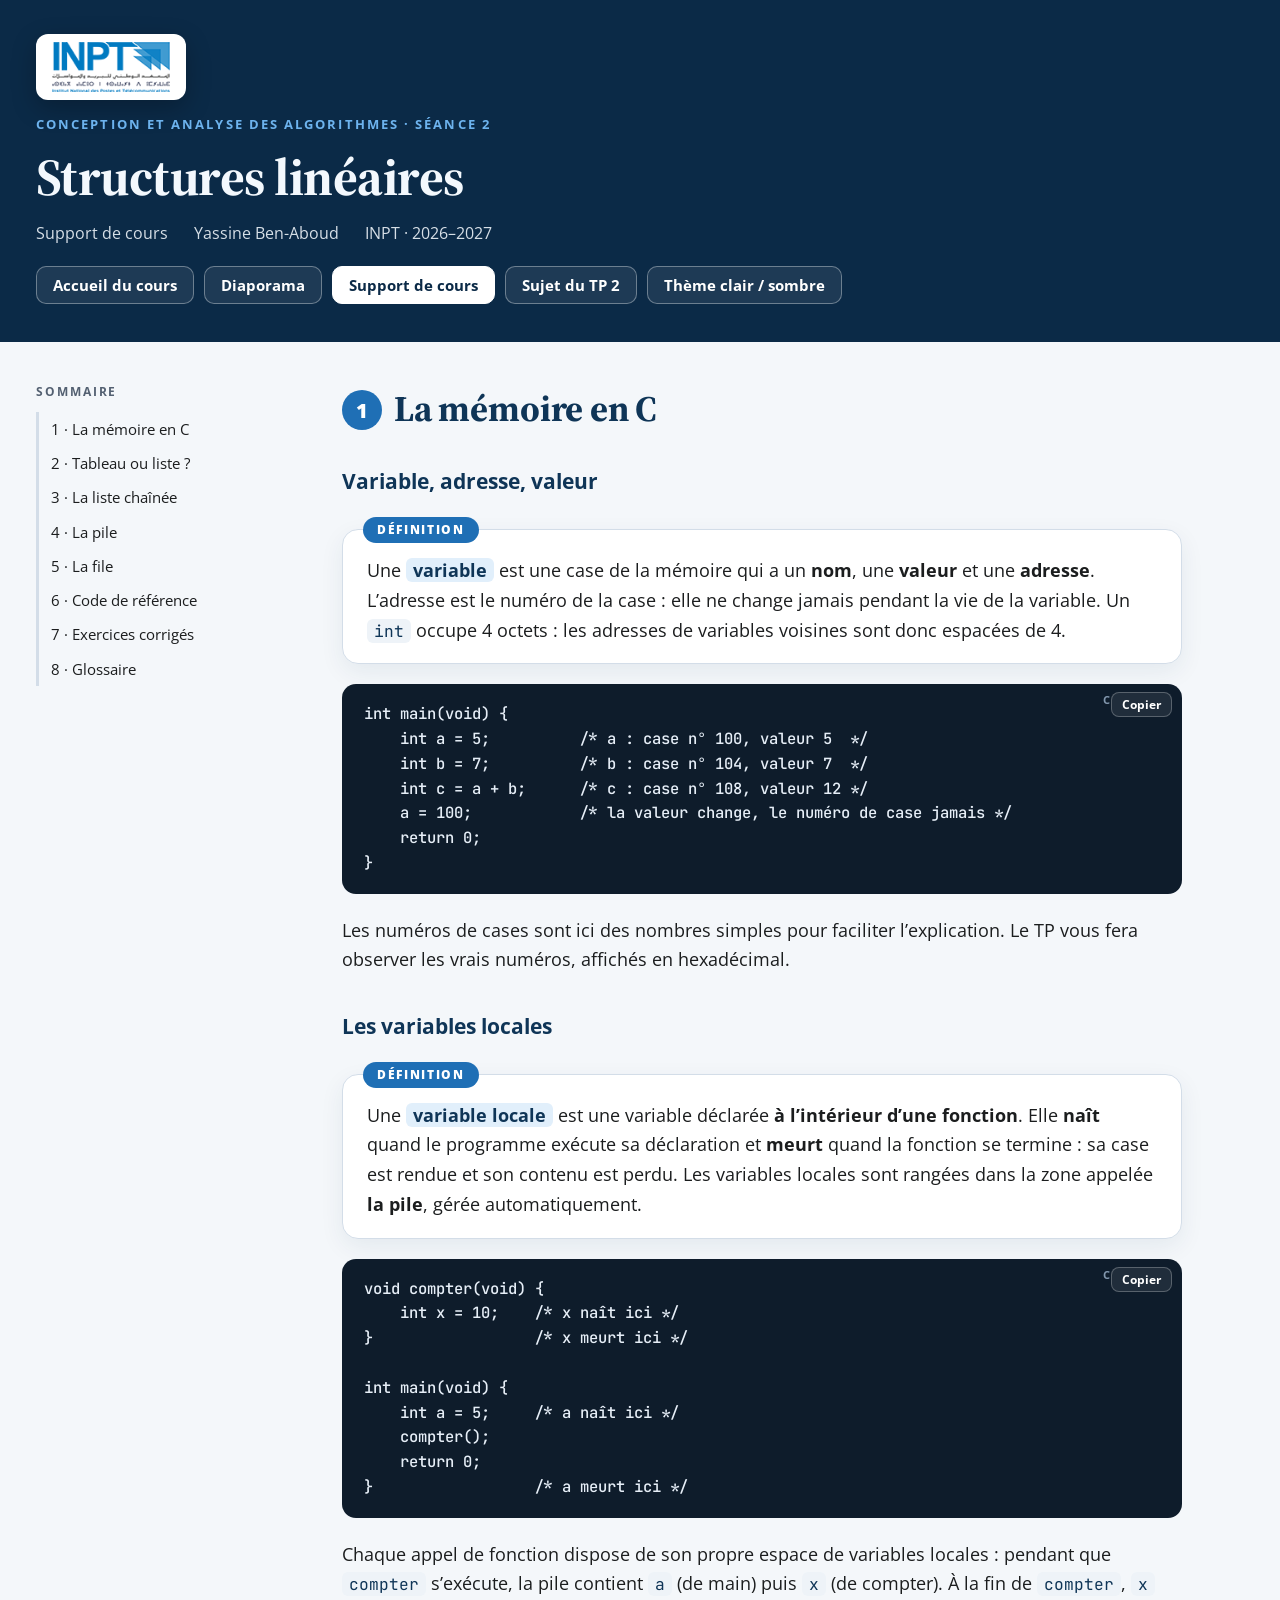
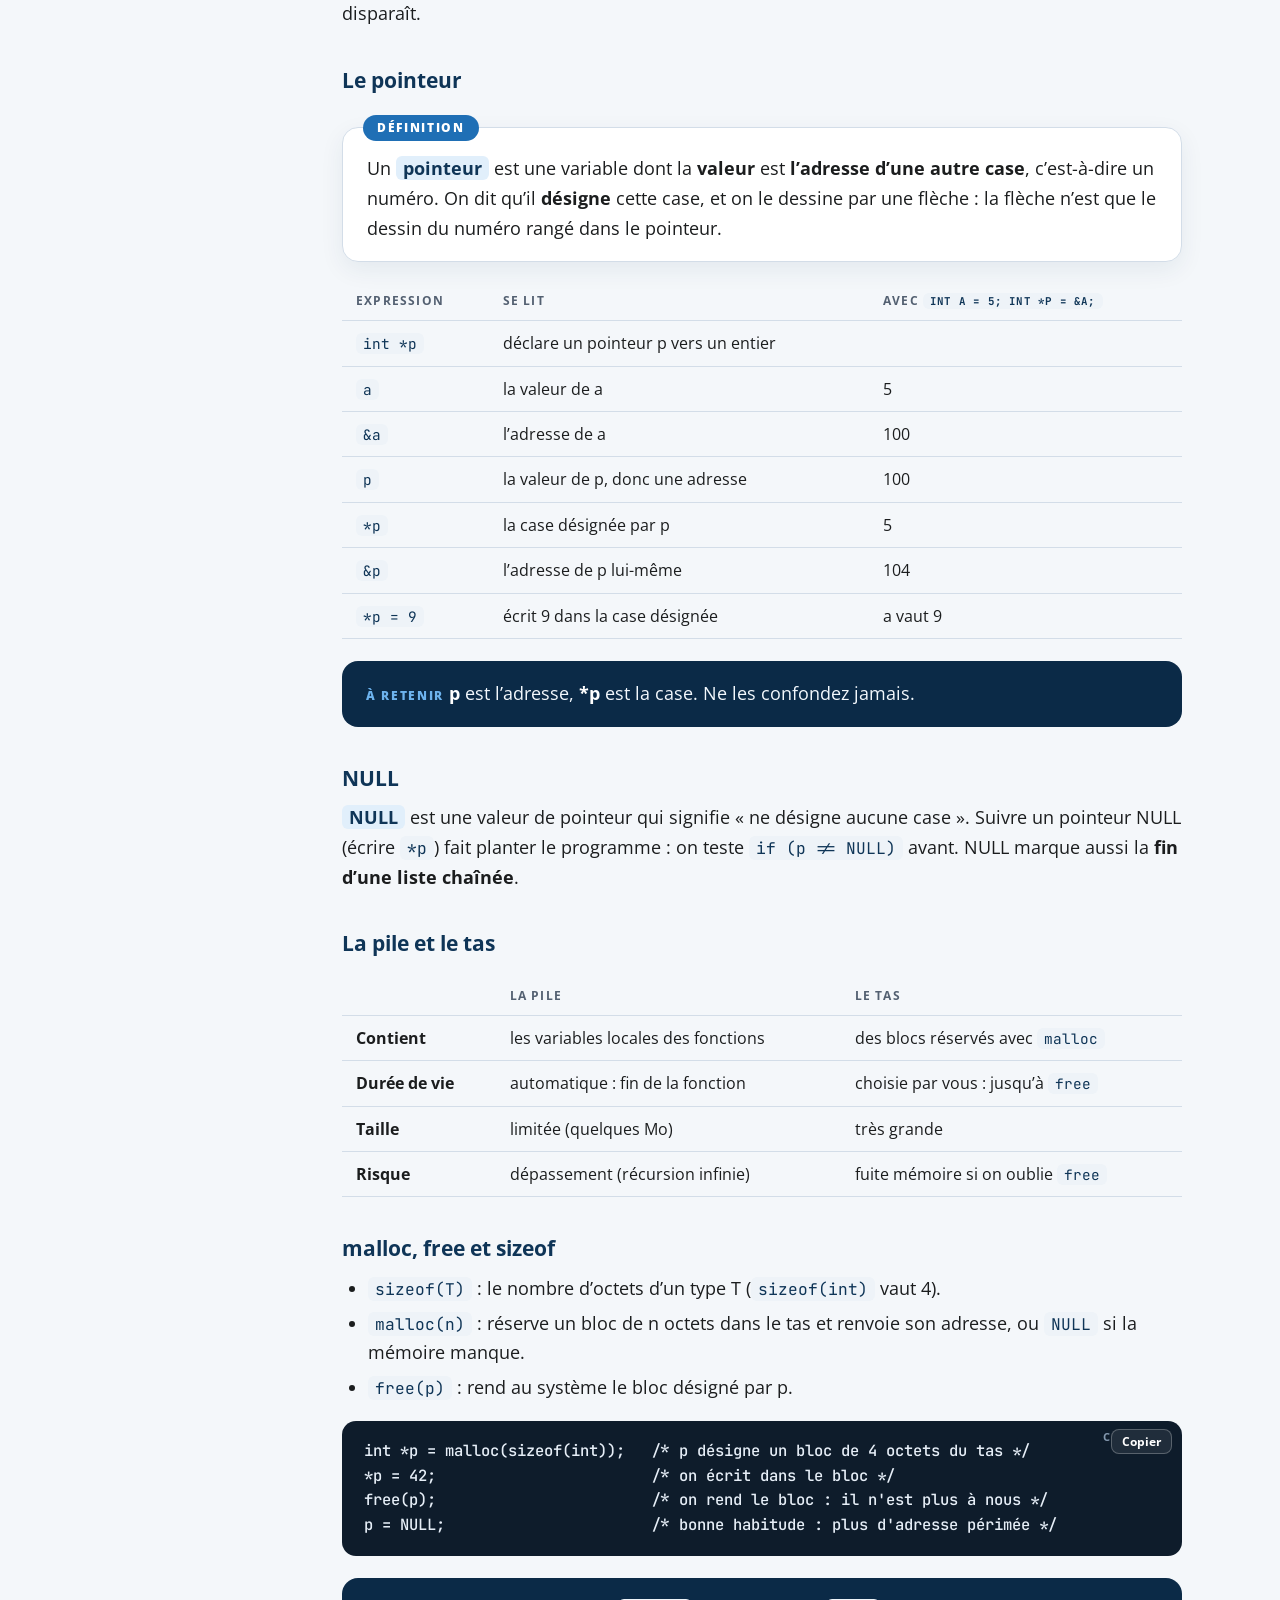
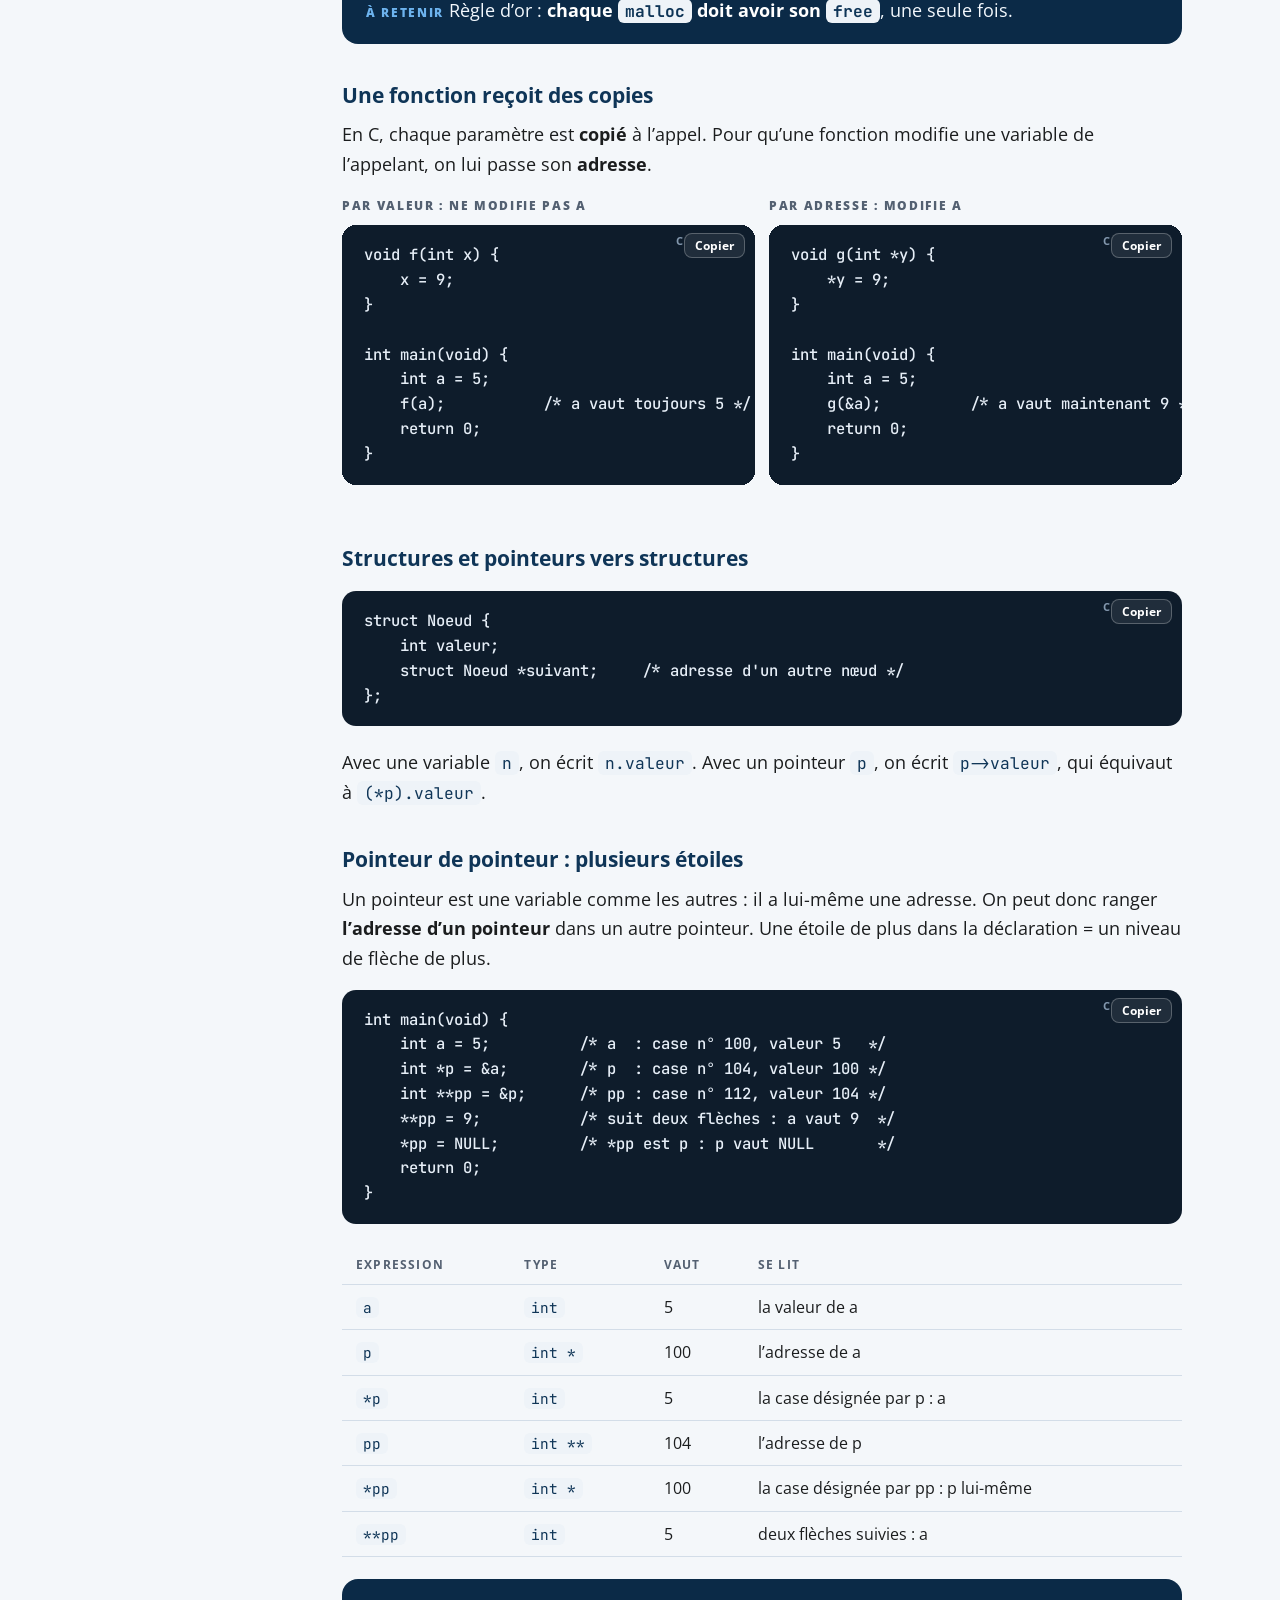
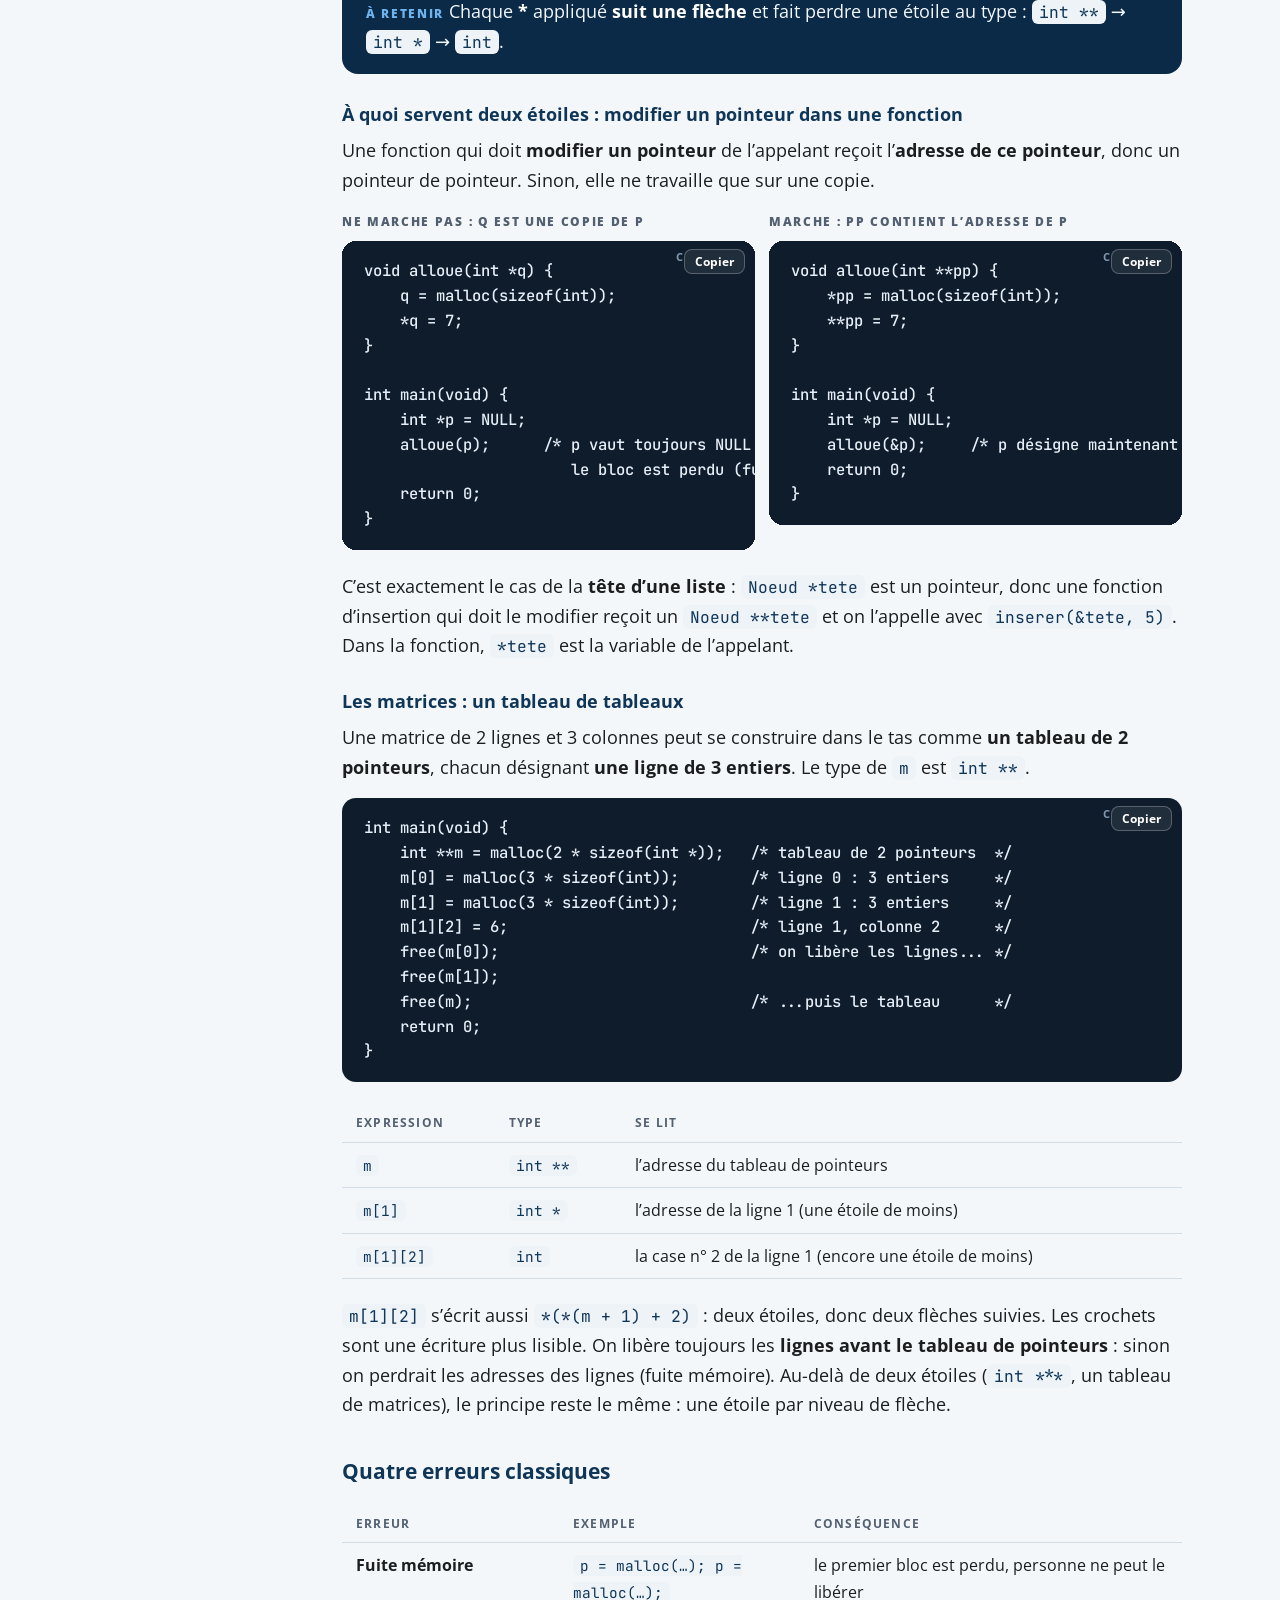
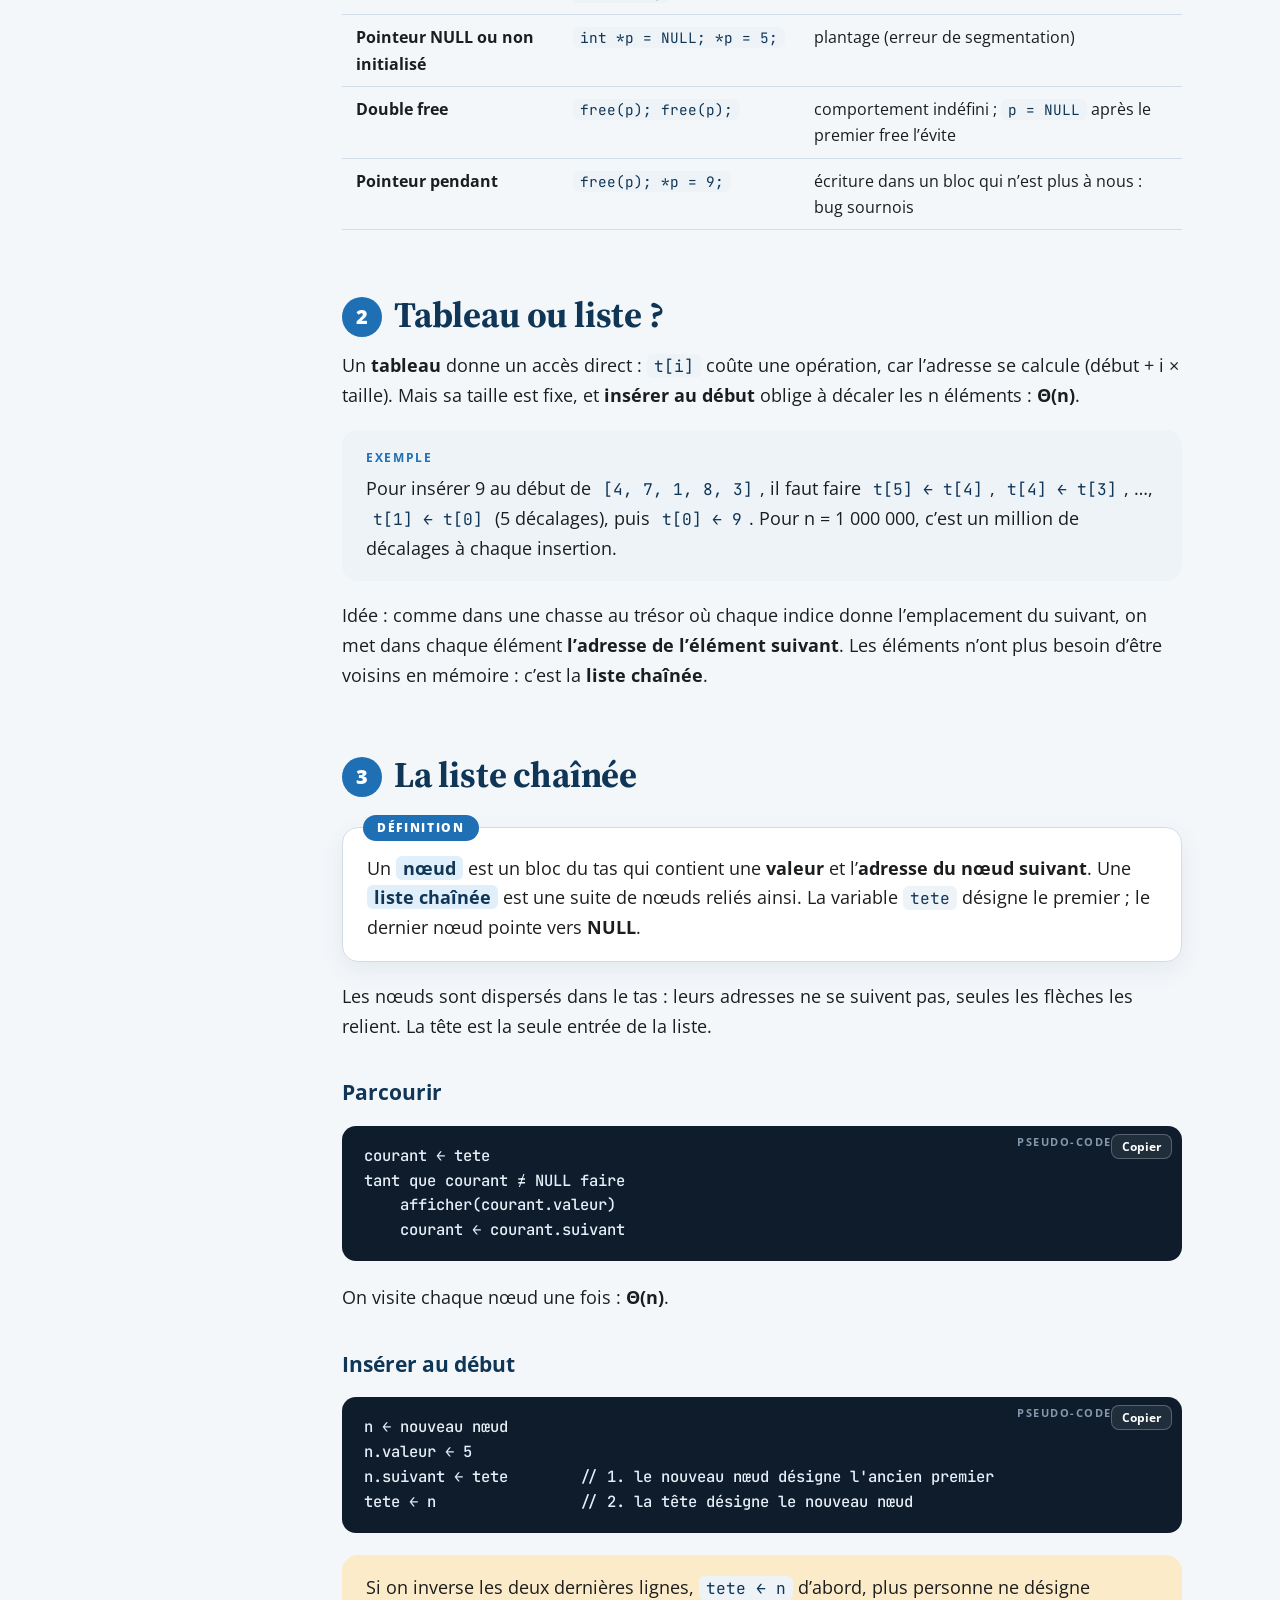
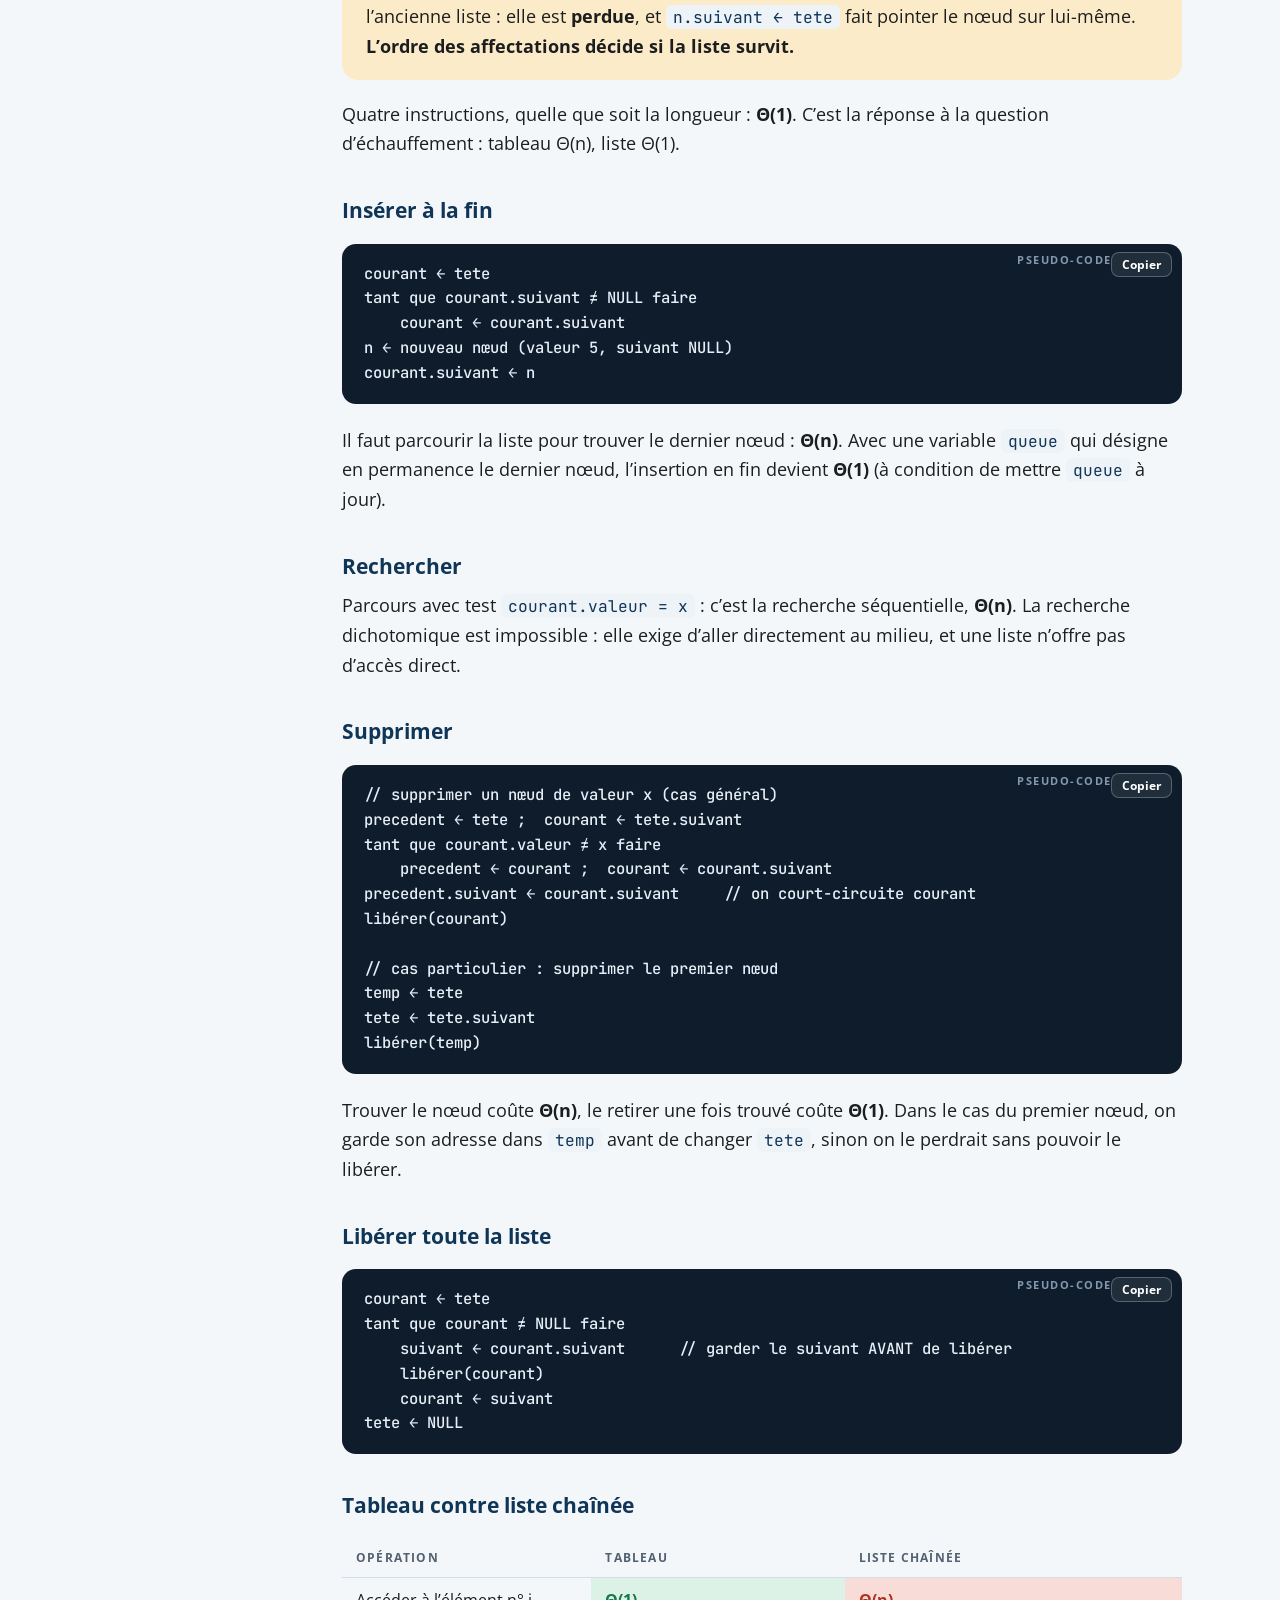
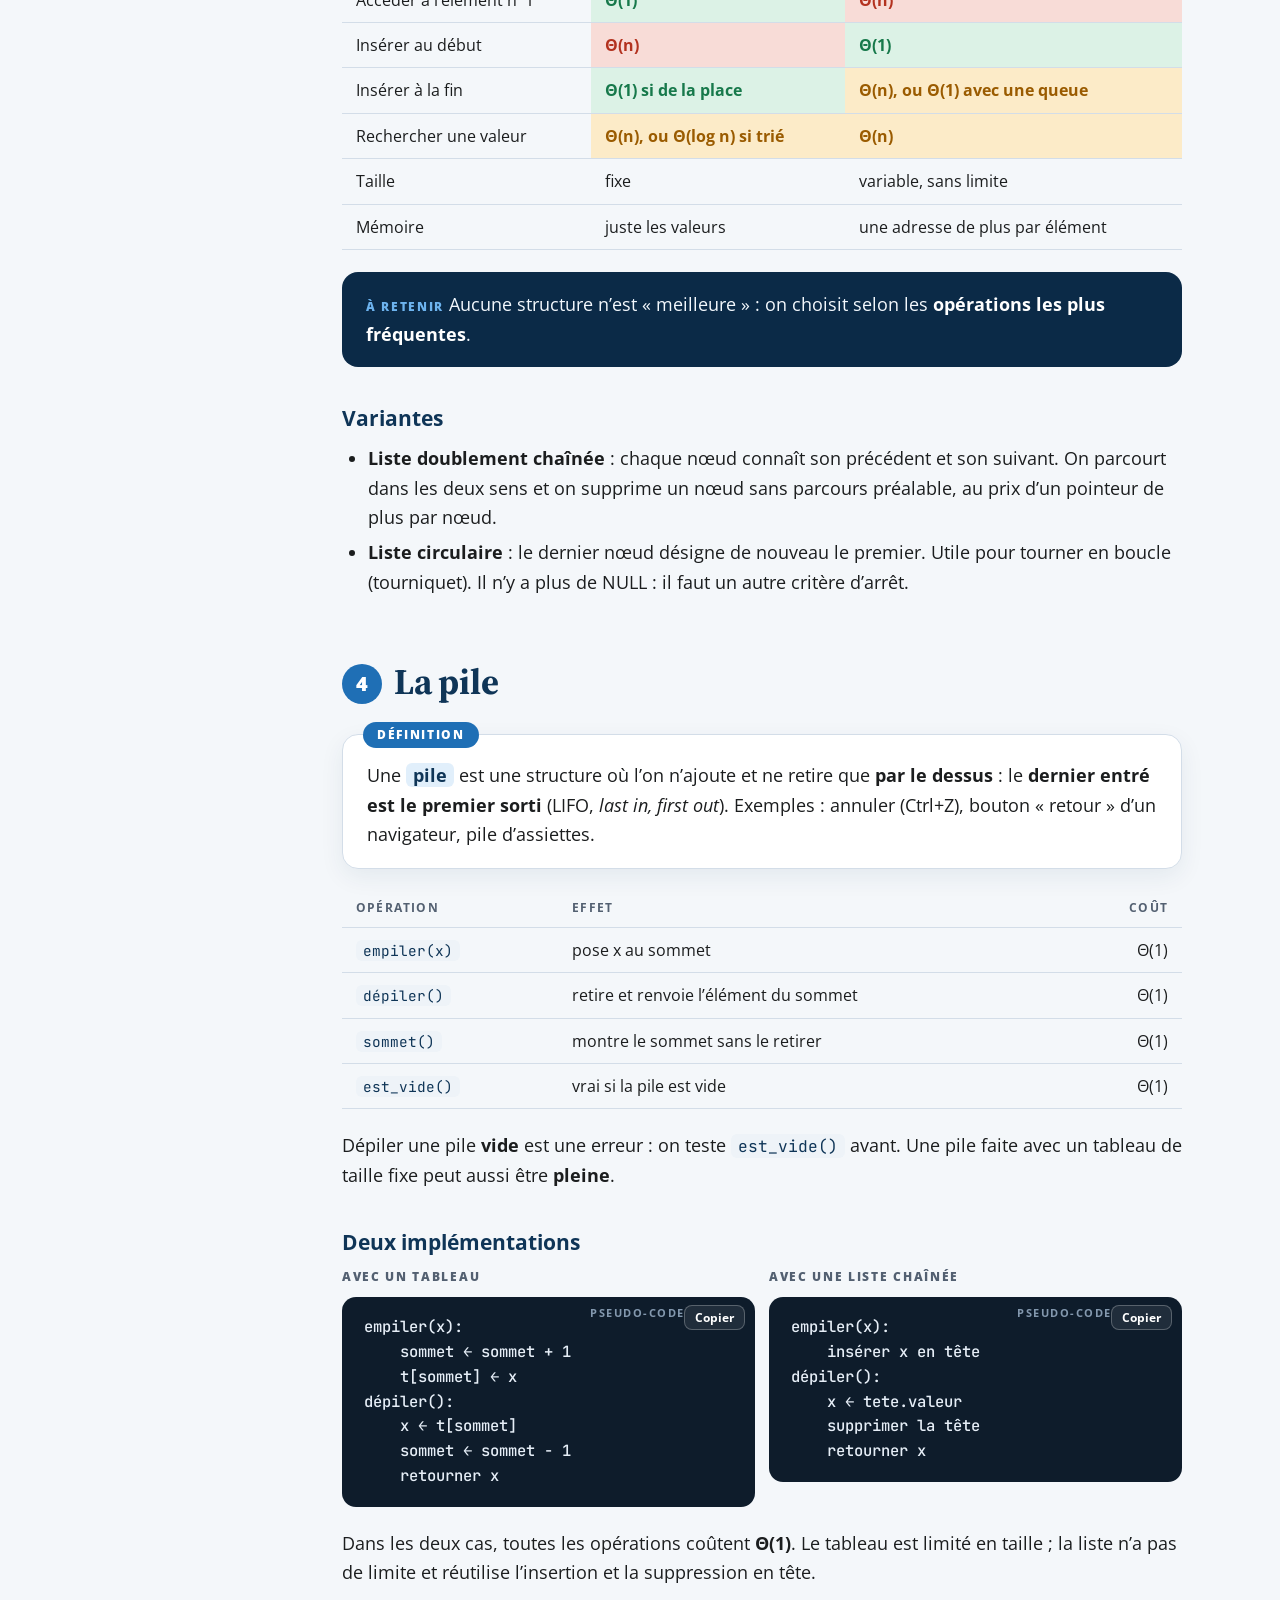
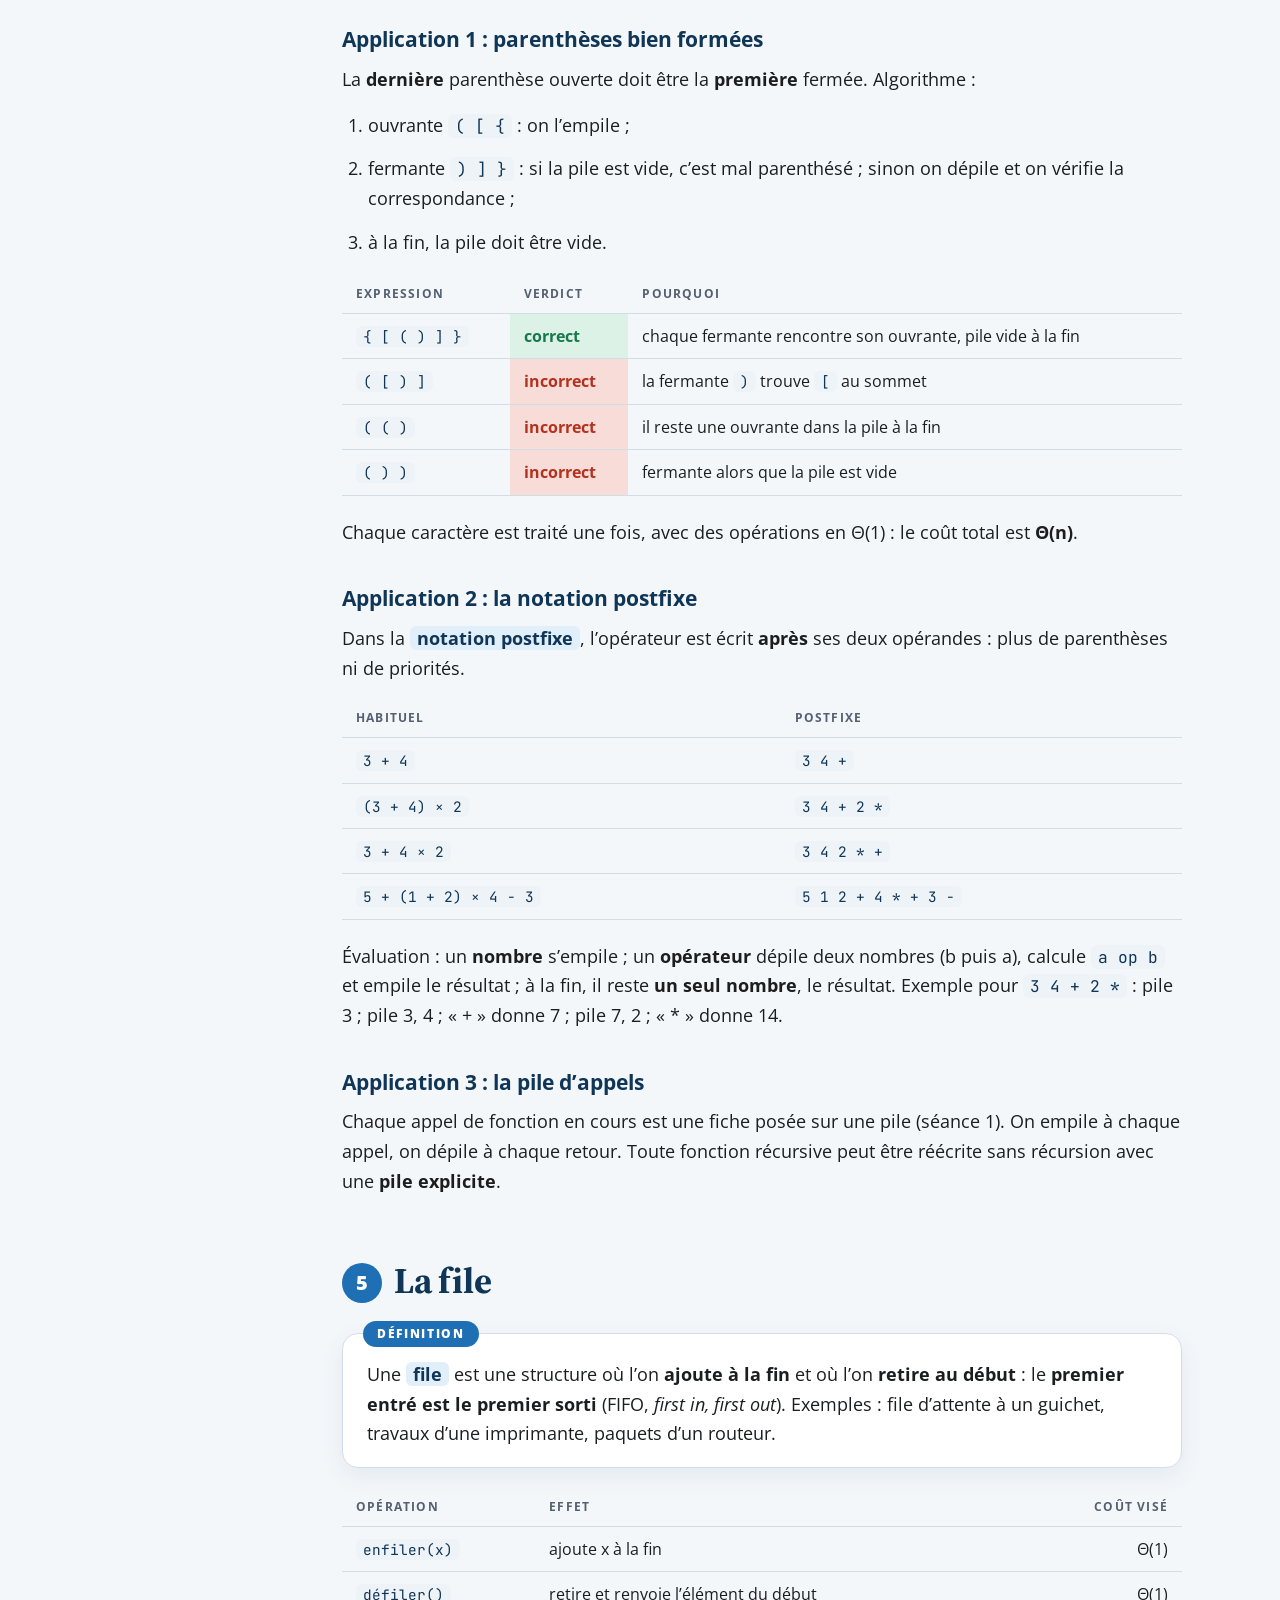
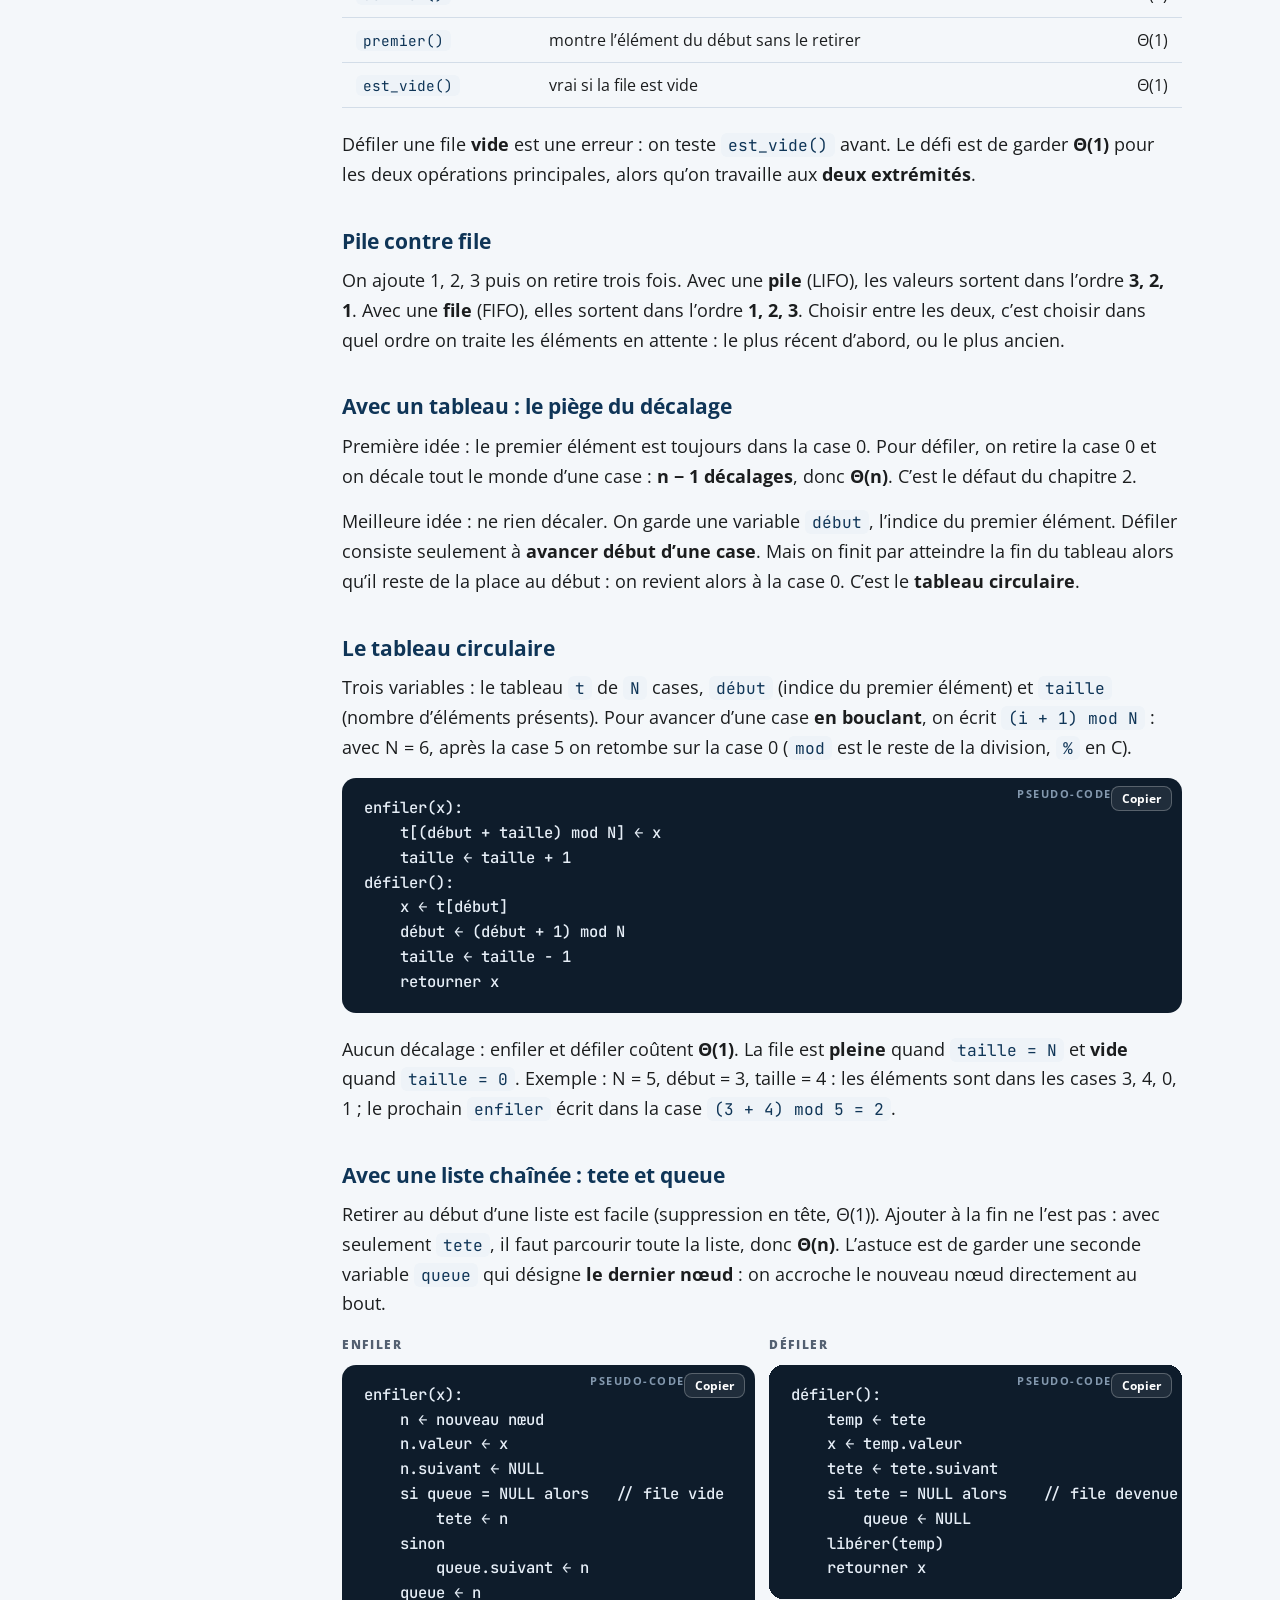
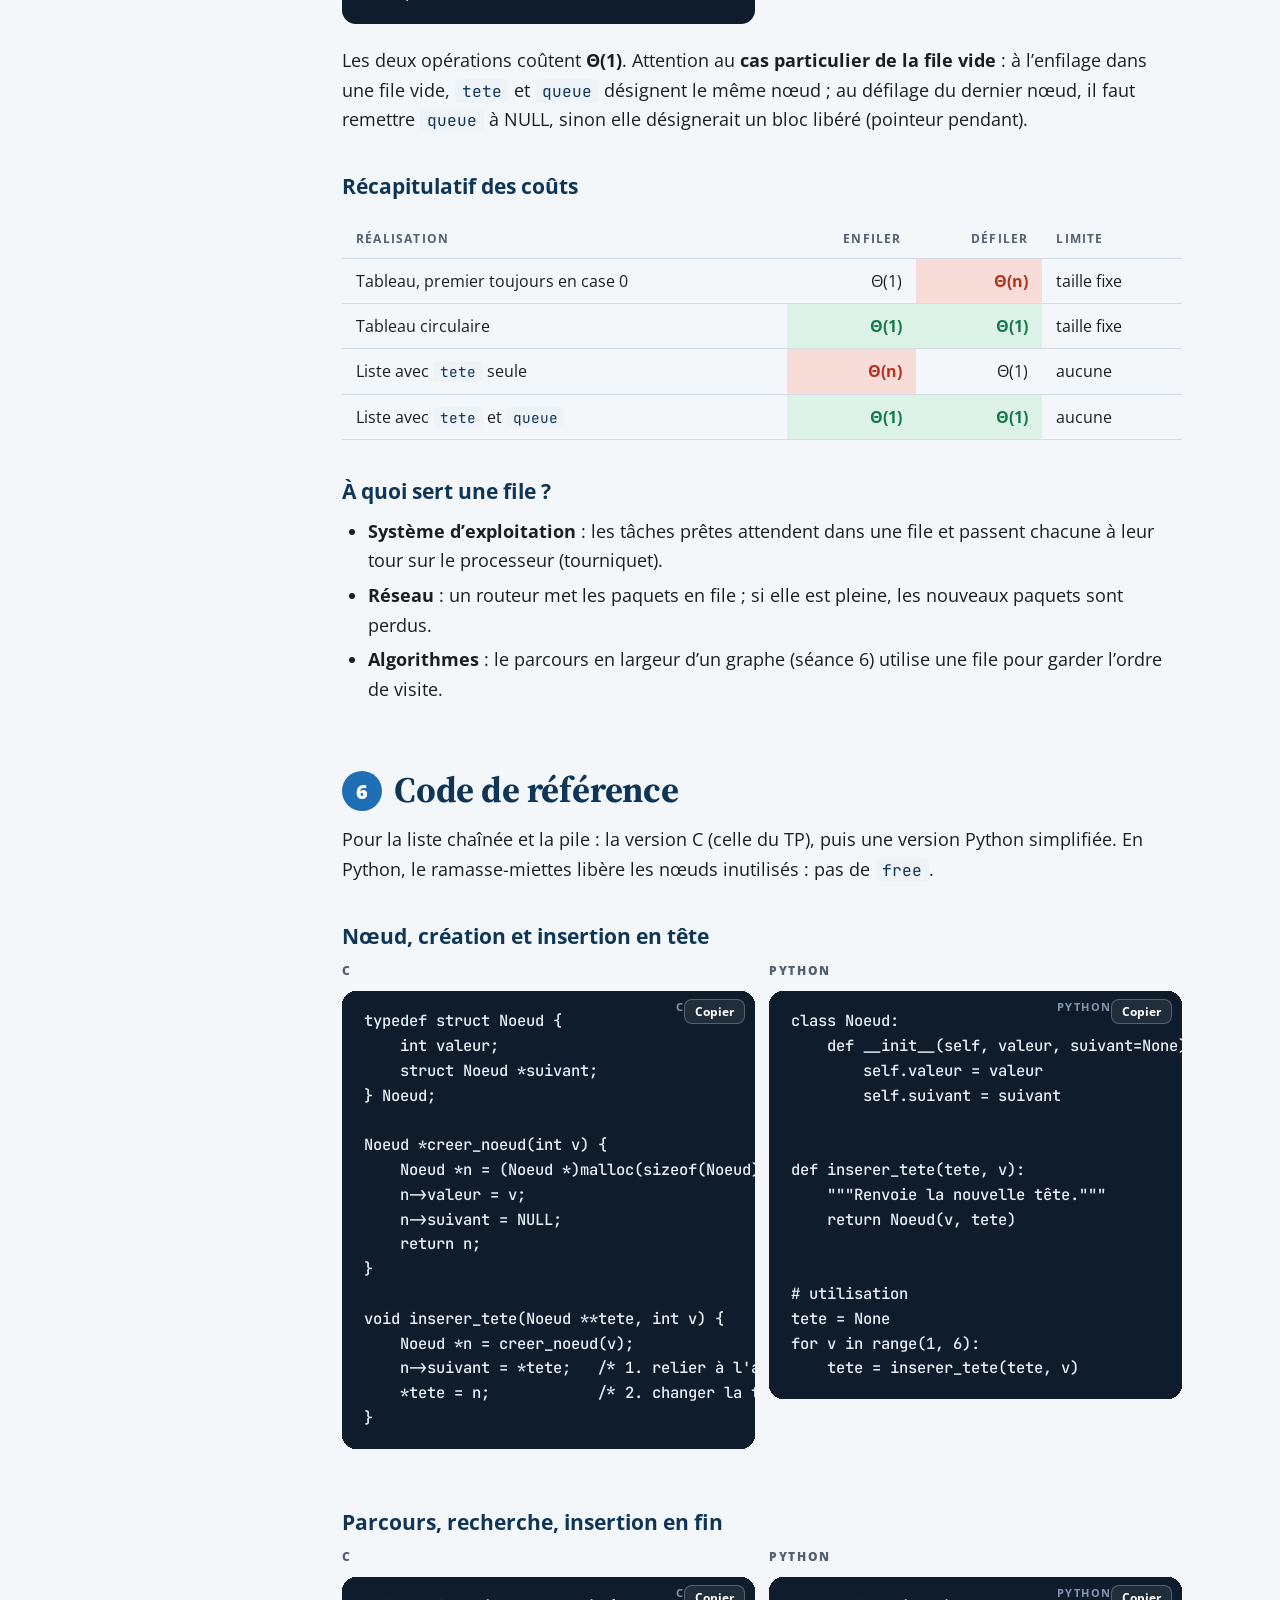
<file: s2/support.html>
<!doctype html>
<html lang="fr">
<head>
<meta charset="utf-8">
<meta name="viewport" content="width=device-width,initial-scale=1">
<title>Support de cours · Séance 2</title>
<link rel="stylesheet" href="https://fonts.googleapis.com/css2?family=Open+Sans:wght@400;600;700;800&family=JetBrains+Mono:wght@400;500;600;700&family=Source+Serif+4:wght@600;700&display=swap">
<link rel="stylesheet" href="../assets/theme.css">
<link rel="stylesheet" href="../assets/doc.css">
</head>
<body>
<header class="top"><div class="gut">
  <div class="plate"><img src="../assets/inpt-logo.png" alt="INPT, Institut National des Postes et Télécommunications"></div>
  <div class="eyebrow">Conception et Analyse des Algorithmes · Séance 2</div>
  <h1>Structures linéaires</h1>
  <div class="meta"><span>Support de cours</span><span>Yassine Ben-Aboud</span><span>INPT · 2026–2027</span></div>
  <nav class="links"><a href="../index.html">Accueil du cours</a><a href="slides.html">Diaporama</a><a class="cur" href="support.html">Support de cours</a><a href="tp.html">Sujet du TP 2</a><button class="tbtn" id="theme" type="button">Thème clair / sombre</button></nav>
</div></header>

<div class="gut layout">
<aside class="toc"><h4>Sommaire</h4>
  <a href="#memoire">1 · La mémoire en C</a>
  <a href="#tableau">2 · Tableau ou liste ?</a>
  <a href="#liste">3 · La liste chaînée</a>
  <a href="#pile">4 · La pile</a>
  <a href="#file">5 · La file</a>
  <a href="#code">6 · Code de référence</a>
  <a href="#exercices">7 · Exercices corrigés</a>
  <a href="#glossaire">8 · Glossaire</a>
</aside>
<article>

<h2 id="memoire"><span class="n">1</span>La mémoire en C</h2>
<h3>Variable, adresse, valeur</h3>
<div class="def" data-t="Définition">Une <span class="kw">variable</span> est une case de la mémoire qui a un <b>nom</b>, une <b>valeur</b> et une <b>adresse</b>. L’adresse est le numéro de la case : elle ne change jamais pendant la vie de la variable. Un <code>int</code> occupe 4 octets : les adresses de variables voisines sont donc espacées de 4.</div>
<pre class="code" data-lang="C">int main(void) {
    int a = 5;          /* a : case n° 100, valeur 5  */
    int b = 7;          /* b : case n° 104, valeur 7  */
    int c = a + b;      /* c : case n° 108, valeur 12 */
    a = 100;            /* la valeur change, le numéro de case jamais */
    return 0;
}</pre>
<p>Les numéros de cases sont ici des nombres simples pour faciliter l’explication. Le TP vous fera observer les vrais numéros, affichés en hexadécimal.</p>
<h3>Les variables locales</h3>
<div class="def" data-t="Définition">Une <span class="kw">variable locale</span> est une variable déclarée <b>à l’intérieur d’une fonction</b>. Elle <b>naît</b> quand le programme exécute sa déclaration et <b>meurt</b> quand la fonction se termine : sa case est rendue et son contenu est perdu. Les variables locales sont rangées dans la zone appelée <b>la pile</b>, gérée automatiquement.</div>
<pre class="code" data-lang="C">void compter(void) {
    int x = 10;    /* x naît ici */
}                  /* x meurt ici */

int main(void) {
    int a = 5;     /* a naît ici */
    compter();
    return 0;
}                  /* a meurt ici */</pre>
<p>Chaque appel de fonction dispose de son propre espace de variables locales : pendant que <code>compter</code> s’exécute, la pile contient <code>a</code> (de main) puis <code>x</code> (de compter). À la fin de <code>compter</code>, <code>x</code> disparaît.</p>
<h3>Le pointeur</h3>
<div class="def" data-t="Définition">Un <span class="kw">pointeur</span> est une variable dont la <b>valeur</b> est <b>l’adresse d’une autre case</b>, c’est-à-dire un numéro. On dit qu’il <b>désigne</b> cette case, et on le dessine par une flèche : la flèche n’est que le dessin du numéro rangé dans le pointeur.</div>
<div class="tw"><table class="tbl">
  <tr><th>Expression</th><th>Se lit</th><th>Avec <code>int a = 5; int *p = &amp;a;</code></th></tr>
  <tr><td><code>int *p</code></td><td>déclare un pointeur p vers un entier</td><td></td></tr>
  <tr><td><code>a</code></td><td>la valeur de a</td><td>5</td></tr>
  <tr><td><code>&amp;a</code></td><td>l’adresse de a</td><td>100</td></tr>
  <tr><td><code>p</code></td><td>la valeur de p, donc une adresse</td><td>100</td></tr>
  <tr><td><code>*p</code></td><td>la case désignée par p</td><td>5</td></tr>
  <tr><td><code>&amp;p</code></td><td>l’adresse de p lui-même</td><td>104</td></tr>
  <tr><td><code>*p = 9</code></td><td>écrit 9 dans la case désignée</td><td>a vaut 9</td></tr>
</table></div>
<div class="keep"><b>p</b> est l’adresse, <b>*p</b> est la case. Ne les confondez jamais.</div>
<h3>NULL</h3>
<p><span class="kw">NULL</span> est une valeur de pointeur qui signifie « ne désigne aucune case ». Suivre un pointeur NULL (écrire <code>*p</code>) fait planter le programme : on teste <code>if (p != NULL)</code> avant. NULL marque aussi la <b>fin d’une liste chaînée</b>.</p>
<h3>La pile et le tas</h3>
<div class="tw"><table class="tbl">
  <tr><th></th><th>La pile</th><th>Le tas</th></tr>
  <tr><td><b>Contient</b></td><td>les variables locales des fonctions</td><td>des blocs réservés avec <code>malloc</code></td></tr>
  <tr><td><b>Durée de vie</b></td><td>automatique : fin de la fonction</td><td>choisie par vous : jusqu’à <code>free</code></td></tr>
  <tr><td><b>Taille</b></td><td>limitée (quelques Mo)</td><td>très grande</td></tr>
  <tr><td><b>Risque</b></td><td>dépassement (récursion infinie)</td><td>fuite mémoire si on oublie <code>free</code></td></tr>
</table></div>
<h3>malloc, free et sizeof</h3>
<ul>
  <li><code>sizeof(T)</code> : le nombre d’octets d’un type T (<code>sizeof(int)</code> vaut 4).</li>
  <li><code>malloc(n)</code> : réserve un bloc de n octets dans le tas et renvoie son adresse, ou <code>NULL</code> si la mémoire manque.</li>
  <li><code>free(p)</code> : rend au système le bloc désigné par p.</li>
</ul>
<pre class="code" data-lang="C">int *p = malloc(sizeof(int));   /* p désigne un bloc de 4 octets du tas */
*p = 42;                        /* on écrit dans le bloc */
free(p);                        /* on rend le bloc : il n'est plus à nous */
p = NULL;                       /* bonne habitude : plus d'adresse périmée */</pre>
<div class="keep">Règle d’or : <b>chaque <code>malloc</code> doit avoir son <code>free</code></b>, une seule fois.</div>
<h3>Une fonction reçoit des copies</h3>
<p>En C, chaque paramètre est <b>copié</b> à l’appel. Pour qu’une fonction modifie une variable de l’appelant, on lui passe son <b>adresse</b>.</p>
<div class="tabs">
<div><div class="cap">Par valeur : ne modifie pas a</div><pre class="code" data-lang="C">void f(int x) {
    x = 9;
}

int main(void) {
    int a = 5;
    f(a);           /* a vaut toujours 5 */
    return 0;
}</pre></div>
<div><div class="cap">Par adresse : modifie a</div><pre class="code" data-lang="C">void g(int *y) {
    *y = 9;
}

int main(void) {
    int a = 5;
    g(&amp;a);          /* a vaut maintenant 9 */
    return 0;
}</pre></div>
</div>
<h3>Structures et pointeurs vers structures</h3>
<pre class="code" data-lang="C">struct Noeud {
    int valeur;
    struct Noeud *suivant;     /* adresse d'un autre nœud */
};</pre>
<p>Avec une variable <code>n</code>, on écrit <code>n.valeur</code>. Avec un pointeur <code>p</code>, on écrit <code>p-&gt;valeur</code>, qui équivaut à <code>(*p).valeur</code>.</p>
<h3>Pointeur de pointeur : plusieurs étoiles</h3>
<p>Un pointeur est une variable comme les autres : il a lui-même une adresse. On peut donc ranger <b>l’adresse d’un pointeur</b> dans un autre pointeur. Une étoile de plus dans la déclaration = un niveau de flèche de plus.</p>
<pre class="code" data-lang="C">int main(void) {
    int a = 5;          /* a  : case n° 100, valeur 5   */
    int *p = &amp;a;        /* p  : case n° 104, valeur 100 */
    int **pp = &amp;p;      /* pp : case n° 112, valeur 104 */
    **pp = 9;           /* suit deux flèches : a vaut 9  */
    *pp = NULL;         /* *pp est p : p vaut NULL       */
    return 0;
}</pre>
<div class="tw"><table class="tbl">
  <tr><th>Expression</th><th>Type</th><th>Vaut</th><th>Se lit</th></tr>
  <tr><td><code>a</code></td><td><code>int</code></td><td>5</td><td>la valeur de a</td></tr>
  <tr><td><code>p</code></td><td><code>int *</code></td><td>100</td><td>l’adresse de a</td></tr>
  <tr><td><code>*p</code></td><td><code>int</code></td><td>5</td><td>la case désignée par p : a</td></tr>
  <tr><td><code>pp</code></td><td><code>int **</code></td><td>104</td><td>l’adresse de p</td></tr>
  <tr><td><code>*pp</code></td><td><code>int *</code></td><td>100</td><td>la case désignée par pp : p lui-même</td></tr>
  <tr><td><code>**pp</code></td><td><code>int</code></td><td>5</td><td>deux flèches suivies : a</td></tr>
</table></div>
<div class="keep">Chaque <b>*</b> appliqué <b>suit une flèche</b> et fait perdre une étoile au type : <code>int **</code> → <code>int *</code> → <code>int</code>.</div>
<h4 style="margin:26px 0 6px;color:var(--head)">À quoi servent deux étoiles : modifier un pointeur dans une fonction</h4>
<p>Une fonction qui doit <b>modifier un pointeur</b> de l’appelant reçoit l’<b>adresse de ce pointeur</b>, donc un pointeur de pointeur. Sinon, elle ne travaille que sur une copie.</p>
<div class="tabs">
<div><div class="cap">Ne marche pas : q est une copie de p</div><pre class="code" data-lang="C">void alloue(int *q) {
    q = malloc(sizeof(int));
    *q = 7;
}

int main(void) {
    int *p = NULL;
    alloue(p);      /* p vaut toujours NULL ;
                       le bloc est perdu (fuite) */
    return 0;
}</pre></div>
<div><div class="cap">Marche : pp contient l’adresse de p</div><pre class="code" data-lang="C">void alloue(int **pp) {
    *pp = malloc(sizeof(int));
    **pp = 7;
}

int main(void) {
    int *p = NULL;
    alloue(&amp;p);     /* p désigne maintenant le bloc */
    return 0;
}</pre></div>
</div>
<p>C’est exactement le cas de la <b>tête d’une liste</b> : <code>Noeud *tete</code> est un pointeur, donc une fonction d’insertion qui doit le modifier reçoit un <code>Noeud **tete</code> et on l’appelle avec <code>inserer(&amp;tete, 5)</code>. Dans la fonction, <code>*tete</code> est la variable de l’appelant.</p>
<h4 style="margin:26px 0 6px;color:var(--head)">Les matrices : un tableau de tableaux</h4>
<p>Une matrice de 2 lignes et 3 colonnes peut se construire dans le tas comme <b>un tableau de 2 pointeurs</b>, chacun désignant <b>une ligne de 3 entiers</b>. Le type de <code>m</code> est <code>int **</code>.</p>
<pre class="code" data-lang="C">int main(void) {
    int **m = malloc(2 * sizeof(int *));   /* tableau de 2 pointeurs  */
    m[0] = malloc(3 * sizeof(int));        /* ligne 0 : 3 entiers     */
    m[1] = malloc(3 * sizeof(int));        /* ligne 1 : 3 entiers     */
    m[1][2] = 6;                           /* ligne 1, colonne 2      */
    free(m[0]);                            /* on libère les lignes... */
    free(m[1]);
    free(m);                               /* ...puis le tableau      */
    return 0;
}</pre>
<div class="tw"><table class="tbl">
  <tr><th>Expression</th><th>Type</th><th>Se lit</th></tr>
  <tr><td><code>m</code></td><td><code>int **</code></td><td>l’adresse du tableau de pointeurs</td></tr>
  <tr><td><code>m[1]</code></td><td><code>int *</code></td><td>l’adresse de la ligne 1 (une étoile de moins)</td></tr>
  <tr><td><code>m[1][2]</code></td><td><code>int</code></td><td>la case n° 2 de la ligne 1 (encore une étoile de moins)</td></tr>
</table></div>
<p><code>m[1][2]</code> s’écrit aussi <code>*(*(m + 1) + 2)</code> : deux étoiles, donc deux flèches suivies. Les crochets sont une écriture plus lisible. On libère toujours les <b>lignes avant le tableau de pointeurs</b> : sinon on perdrait les adresses des lignes (fuite mémoire). Au-delà de deux étoiles (<code>int ***</code>, un tableau de matrices), le principe reste le même : une étoile par niveau de flèche.</p>
<h3>Quatre erreurs classiques</h3>
<div class="tw"><table class="tbl">
  <tr><th>Erreur</th><th>Exemple</th><th>Conséquence</th></tr>
  <tr><td><b>Fuite mémoire</b></td><td><code>p = malloc(…); p = malloc(…);</code></td><td>le premier bloc est perdu, personne ne peut le libérer</td></tr>
  <tr><td><b>Pointeur NULL ou non initialisé</b></td><td><code>int *p = NULL; *p = 5;</code></td><td>plantage (erreur de segmentation)</td></tr>
  <tr><td><b>Double free</b></td><td><code>free(p); free(p);</code></td><td>comportement indéfini ; <code>p = NULL</code> après le premier free l’évite</td></tr>
  <tr><td><b>Pointeur pendant</b></td><td><code>free(p); *p = 9;</code></td><td>écriture dans un bloc qui n’est plus à nous : bug sournois</td></tr>
</table></div>

<h2 id="tableau"><span class="n">2</span>Tableau ou liste ?</h2>
<p>Un <b>tableau</b> donne un accès direct : <code>t[i]</code> coûte une opération, car l’adresse se calcule (début + i × taille). Mais sa taille est fixe, et <b>insérer au début</b> oblige à décaler les n éléments : <b>Θ(n)</b>.</p>
<div class="exemple"><b>Exemple</b>Pour insérer 9 au début de <code>[4, 7, 1, 8, 3]</code>, il faut faire <code>t[5] ← t[4]</code>, <code>t[4] ← t[3]</code>, …, <code>t[1] ← t[0]</code> (5 décalages), puis <code>t[0] ← 9</code>. Pour n = 1 000 000, c’est un million de décalages à chaque insertion.</div>
<p>Idée : comme dans une chasse au trésor où chaque indice donne l’emplacement du suivant, on met dans chaque élément <b>l’adresse de l’élément suivant</b>. Les éléments n’ont plus besoin d’être voisins en mémoire : c’est la <b>liste chaînée</b>.</p>

<h2 id="liste"><span class="n">3</span>La liste chaînée</h2>
<div class="def" data-t="Définition">Un <span class="kw">nœud</span> est un bloc du tas qui contient une <b>valeur</b> et l’<b>adresse du nœud suivant</b>. Une <span class="kw">liste chaînée</span> est une suite de nœuds reliés ainsi. La variable <code>tete</code> désigne le premier ; le dernier nœud pointe vers <b>NULL</b>.</div>
<p>Les nœuds sont dispersés dans le tas : leurs adresses ne se suivent pas, seules les flèches les relient. La tête est la seule entrée de la liste.</p>
<h3>Parcourir</h3>
<pre class="code" data-lang="pseudo-code">courant ← tete
tant que courant ≠ NULL faire
    afficher(courant.valeur)
    courant ← courant.suivant</pre>
<p>On visite chaque nœud une fois : <b>Θ(n)</b>.</p>
<h3>Insérer au début</h3>
<pre class="code" data-lang="pseudo-code">n ← nouveau nœud
n.valeur ← 5
n.suivant ← tete        // 1. le nouveau nœud désigne l'ancien premier
tete ← n                // 2. la tête désigne le nouveau nœud</pre>
<div class="warn">Si on inverse les deux dernières lignes, <code>tete ← n</code> d’abord, plus personne ne désigne l’ancienne liste : elle est <b>perdue</b>, et <code>n.suivant ← tete</code> fait pointer le nœud sur lui-même. <b>L’ordre des affectations décide si la liste survit.</b></div>
<p>Quatre instructions, quelle que soit la longueur : <b>Θ(1)</b>. C’est la réponse à la question d’échauffement : tableau Θ(n), liste Θ(1).</p>
<h3>Insérer à la fin</h3>
<pre class="code" data-lang="pseudo-code">courant ← tete
tant que courant.suivant ≠ NULL faire
    courant ← courant.suivant
n ← nouveau nœud (valeur 5, suivant NULL)
courant.suivant ← n</pre>
<p>Il faut parcourir la liste pour trouver le dernier nœud : <b>Θ(n)</b>. Avec une variable <code>queue</code> qui désigne en permanence le dernier nœud, l’insertion en fin devient <b>Θ(1)</b> (à condition de mettre <code>queue</code> à jour).</p>
<h3>Rechercher</h3>
<p>Parcours avec test <code>courant.valeur = x</code> : c’est la recherche séquentielle, <b>Θ(n)</b>. La recherche dichotomique est impossible : elle exige d’aller directement au milieu, et une liste n’offre pas d’accès direct.</p>
<h3>Supprimer</h3>
<pre class="code" data-lang="pseudo-code">// supprimer un nœud de valeur x (cas général)
precedent ← tete ;  courant ← tete.suivant
tant que courant.valeur ≠ x faire
    precedent ← courant ;  courant ← courant.suivant
precedent.suivant ← courant.suivant     // on court-circuite courant
libérer(courant)

// cas particulier : supprimer le premier nœud
temp ← tete
tete ← tete.suivant
libérer(temp)</pre>
<p>Trouver le nœud coûte <b>Θ(n)</b>, le retirer une fois trouvé coûte <b>Θ(1)</b>. Dans le cas du premier nœud, on garde son adresse dans <code>temp</code> avant de changer <code>tete</code>, sinon on le perdrait sans pouvoir le libérer.</p>
<h3>Libérer toute la liste</h3>
<pre class="code" data-lang="pseudo-code">courant ← tete
tant que courant ≠ NULL faire
    suivant ← courant.suivant      // garder le suivant AVANT de libérer
    libérer(courant)
    courant ← suivant
tete ← NULL</pre>
<h3>Tableau contre liste chaînée</h3>
<div class="tw"><table class="tbl">
  <tr><th>Opération</th><th>Tableau</th><th>Liste chaînée</th></tr>
  <tr><td>Accéder à l’élément n° i</td><td class="t-ok">Θ(1)</td><td class="t-bad">Θ(n)</td></tr>
  <tr><td>Insérer au début</td><td class="t-bad">Θ(n)</td><td class="t-ok">Θ(1)</td></tr>
  <tr><td>Insérer à la fin</td><td class="t-ok">Θ(1) si de la place</td><td class="t-warn">Θ(n), ou Θ(1) avec une queue</td></tr>
  <tr><td>Rechercher une valeur</td><td class="t-warn">Θ(n), ou Θ(log n) si trié</td><td class="t-warn">Θ(n)</td></tr>
  <tr><td>Taille</td><td>fixe</td><td>variable, sans limite</td></tr>
  <tr><td>Mémoire</td><td>juste les valeurs</td><td>une adresse de plus par élément</td></tr>
</table></div>
<div class="keep">Aucune structure n’est « meilleure » : on choisit selon les <b>opérations les plus fréquentes</b>.</div>
<h3>Variantes</h3>
<ul>
  <li><b>Liste doublement chaînée</b> : chaque nœud connaît son précédent et son suivant. On parcourt dans les deux sens et on supprime un nœud sans parcours préalable, au prix d’un pointeur de plus par nœud.</li>
  <li><b>Liste circulaire</b> : le dernier nœud désigne de nouveau le premier. Utile pour tourner en boucle (tourniquet). Il n’y a plus de NULL : il faut un autre critère d’arrêt.</li>
</ul>

<h2 id="pile"><span class="n">4</span>La pile</h2>
<div class="def" data-t="Définition">Une <span class="kw">pile</span> est une structure où l’on n’ajoute et ne retire que <b>par le dessus</b> : le <b>dernier entré est le premier sorti</b> (LIFO, <i>last in, first out</i>). Exemples : annuler (Ctrl+Z), bouton « retour » d’un navigateur, pile d’assiettes.</div>
<div class="tw"><table class="tbl">
  <tr><th>Opération</th><th>Effet</th><th class="num">Coût</th></tr>
  <tr><td><code>empiler(x)</code></td><td>pose x au sommet</td><td class="num">Θ(1)</td></tr>
  <tr><td><code>dépiler()</code></td><td>retire et renvoie l’élément du sommet</td><td class="num">Θ(1)</td></tr>
  <tr><td><code>sommet()</code></td><td>montre le sommet sans le retirer</td><td class="num">Θ(1)</td></tr>
  <tr><td><code>est_vide()</code></td><td>vrai si la pile est vide</td><td class="num">Θ(1)</td></tr>
</table></div>
<p>Dépiler une pile <b>vide</b> est une erreur : on teste <code>est_vide()</code> avant. Une pile faite avec un tableau de taille fixe peut aussi être <b>pleine</b>.</p>
<h3>Deux implémentations</h3>
<div class="tabs">
<div><div class="cap">Avec un tableau</div><pre class="code" data-lang="pseudo-code">empiler(x):
    sommet ← sommet + 1
    t[sommet] ← x
dépiler():
    x ← t[sommet]
    sommet ← sommet - 1
    retourner x</pre></div>
<div><div class="cap">Avec une liste chaînée</div><pre class="code" data-lang="pseudo-code">empiler(x):
    insérer x en tête
dépiler():
    x ← tete.valeur
    supprimer la tête
    retourner x</pre></div>
</div>
<p>Dans les deux cas, toutes les opérations coûtent <b>Θ(1)</b>. Le tableau est limité en taille ; la liste n’a pas de limite et réutilise l’insertion et la suppression en tête.</p>
<h3>Application 1 : parenthèses bien formées</h3>
<p>La <b>dernière</b> parenthèse ouverte doit être la <b>première</b> fermée. Algorithme :</p>
<ol>
  <li>ouvrante <code>( [ {</code> : on l’empile ;</li>
  <li>fermante <code>) ] }</code> : si la pile est vide, c’est mal parenthésé ; sinon on dépile et on vérifie la correspondance ;</li>
  <li>à la fin, la pile doit être vide.</li>
</ol>
<div class="tw"><table class="tbl">
  <tr><th>Expression</th><th>Verdict</th><th>Pourquoi</th></tr>
  <tr><td><code>{ [ ( ) ] }</code></td><td class="t-ok">correct</td><td>chaque fermante rencontre son ouvrante, pile vide à la fin</td></tr>
  <tr><td><code>( [ ) ]</code></td><td class="t-bad">incorrect</td><td>la fermante <code>)</code> trouve <code>[</code> au sommet</td></tr>
  <tr><td><code>( ( )</code></td><td class="t-bad">incorrect</td><td>il reste une ouvrante dans la pile à la fin</td></tr>
  <tr><td><code>( ) )</code></td><td class="t-bad">incorrect</td><td>fermante alors que la pile est vide</td></tr>
</table></div>
<p>Chaque caractère est traité une fois, avec des opérations en Θ(1) : le coût total est <b>Θ(n)</b>.</p>
<h3>Application 2 : la notation postfixe</h3>
<p>Dans la <span class="kw">notation postfixe</span>, l’opérateur est écrit <b>après</b> ses deux opérandes : plus de parenthèses ni de priorités.</p>
<div class="tw"><table class="tbl">
  <tr><th>Habituel</th><th>Postfixe</th></tr>
  <tr><td><code>3 + 4</code></td><td><code>3 4 +</code></td></tr>
  <tr><td><code>(3 + 4) × 2</code></td><td><code>3 4 + 2 *</code></td></tr>
  <tr><td><code>3 + 4 × 2</code></td><td><code>3 4 2 * +</code></td></tr>
  <tr><td><code>5 + (1 + 2) × 4 − 3</code></td><td><code>5 1 2 + 4 * + 3 -</code></td></tr>
</table></div>
<p>Évaluation : un <b>nombre</b> s’empile ; un <b>opérateur</b> dépile deux nombres (b puis a), calcule <code>a op b</code> et empile le résultat ; à la fin, il reste <b>un seul nombre</b>, le résultat. Exemple pour <code>3 4 + 2 *</code> : pile 3 ; pile 3, 4 ; « + » donne 7 ; pile 7, 2 ; « * » donne 14.</p>
<h3>Application 3 : la pile d’appels</h3>
<p>Chaque appel de fonction en cours est une fiche posée sur une pile (séance 1). On empile à chaque appel, on dépile à chaque retour. Toute fonction récursive peut être réécrite sans récursion avec une <b>pile explicite</b>.</p>

<h2 id="file"><span class="n">5</span>La file</h2>
<div class="def" data-t="Définition">Une <span class="kw">file</span> est une structure où l’on <b>ajoute à la fin</b> et où l’on <b>retire au début</b> : le <b>premier entré est le premier sorti</b> (FIFO, <i>first in, first out</i>). Exemples : file d’attente à un guichet, travaux d’une imprimante, paquets d’un routeur.</div>
<div class="tw"><table class="tbl">
  <tr><th>Opération</th><th>Effet</th><th class="num">Coût visé</th></tr>
  <tr><td><code>enfiler(x)</code></td><td>ajoute x à la fin</td><td class="num">Θ(1)</td></tr>
  <tr><td><code>défiler()</code></td><td>retire et renvoie l’élément du début</td><td class="num">Θ(1)</td></tr>
  <tr><td><code>premier()</code></td><td>montre l’élément du début sans le retirer</td><td class="num">Θ(1)</td></tr>
  <tr><td><code>est_vide()</code></td><td>vrai si la file est vide</td><td class="num">Θ(1)</td></tr>
</table></div>
<p>Défiler une file <b>vide</b> est une erreur : on teste <code>est_vide()</code> avant. Le défi est de garder <b>Θ(1)</b> pour les deux opérations principales, alors qu’on travaille aux <b>deux extrémités</b>.</p>
<h3>Pile contre file</h3>
<p>On ajoute 1, 2, 3 puis on retire trois fois. Avec une <b>pile</b> (LIFO), les valeurs sortent dans l’ordre <b>3, 2, 1</b>. Avec une <b>file</b> (FIFO), elles sortent dans l’ordre <b>1, 2, 3</b>. Choisir entre les deux, c’est choisir dans quel ordre on traite les éléments en attente : le plus récent d’abord, ou le plus ancien.</p>
<h3>Avec un tableau : le piège du décalage</h3>
<p>Première idée : le premier élément est toujours dans la case 0. Pour défiler, on retire la case 0 et on décale tout le monde d’une case : <b>n − 1 décalages</b>, donc <b>Θ(n)</b>. C’est le défaut du chapitre 2.</p>
<p>Meilleure idée : ne rien décaler. On garde une variable <code>début</code>, l’indice du premier élément. Défiler consiste seulement à <b>avancer début d’une case</b>. Mais on finit par atteindre la fin du tableau alors qu’il reste de la place au début : on revient alors à la case 0. C’est le <b>tableau circulaire</b>.</p>
<h3>Le tableau circulaire</h3>
<p>Trois variables : le tableau <code>t</code> de <code>N</code> cases, <code>début</code> (indice du premier élément) et <code>taille</code> (nombre d’éléments présents). Pour avancer d’une case <b>en bouclant</b>, on écrit <code>(i + 1) mod N</code> : avec N = 6, après la case 5 on retombe sur la case 0 (<code>mod</code> est le reste de la division, <code>%</code> en C).</p>
<pre class="code" data-lang="pseudo-code">enfiler(x):
    t[(début + taille) mod N] ← x
    taille ← taille + 1
défiler():
    x ← t[début]
    début ← (début + 1) mod N
    taille ← taille - 1
    retourner x</pre>
<p>Aucun décalage : enfiler et défiler coûtent <b>Θ(1)</b>. La file est <b>pleine</b> quand <code>taille = N</code> et <b>vide</b> quand <code>taille = 0</code>. Exemple : N = 5, début = 3, taille = 4 : les éléments sont dans les cases 3, 4, 0, 1 ; le prochain <code>enfiler</code> écrit dans la case <code>(3 + 4) mod 5 = 2</code>.</p>
<h3>Avec une liste chaînée : tete et queue</h3>
<p>Retirer au début d’une liste est facile (suppression en tête, Θ(1)). Ajouter à la fin ne l’est pas : avec seulement <code>tete</code>, il faut parcourir toute la liste, donc <b>Θ(n)</b>. L’astuce est de garder une seconde variable <code>queue</code> qui désigne <b>le dernier nœud</b> : on accroche le nouveau nœud directement au bout.</p>
<div class="tabs">
<div><div class="cap">Enfiler</div><pre class="code" data-lang="pseudo-code">enfiler(x):
    n ← nouveau nœud
    n.valeur ← x
    n.suivant ← NULL
    si queue = NULL alors   // file vide
        tete ← n
    sinon
        queue.suivant ← n
    queue ← n</pre></div>
<div><div class="cap">Défiler</div><pre class="code" data-lang="pseudo-code">défiler():
    temp ← tete
    x ← temp.valeur
    tete ← tete.suivant
    si tete = NULL alors    // file devenue vide
        queue ← NULL
    libérer(temp)
    retourner x</pre></div>
</div>
<p>Les deux opérations coûtent <b>Θ(1)</b>. Attention au <b>cas particulier de la file vide</b> : à l’enfilage dans une file vide, <code>tete</code> et <code>queue</code> désignent le même nœud ; au défilage du dernier nœud, il faut remettre <code>queue</code> à NULL, sinon elle désignerait un bloc libéré (pointeur pendant).</p>
<h3>Récapitulatif des coûts</h3>
<div class="tw"><table class="tbl">
  <tr><th>Réalisation</th><th class="num">enfiler</th><th class="num">défiler</th><th>Limite</th></tr>
  <tr><td>Tableau, premier toujours en case 0</td><td class="num">Θ(1)</td><td class="num t-bad">Θ(n)</td><td>taille fixe</td></tr>
  <tr><td>Tableau circulaire</td><td class="num t-ok">Θ(1)</td><td class="num t-ok">Θ(1)</td><td>taille fixe</td></tr>
  <tr><td>Liste avec <code>tete</code> seule</td><td class="num t-bad">Θ(n)</td><td class="num">Θ(1)</td><td>aucune</td></tr>
  <tr><td>Liste avec <code>tete</code> et <code>queue</code></td><td class="num t-ok">Θ(1)</td><td class="num t-ok">Θ(1)</td><td>aucune</td></tr>
</table></div>
<h3>À quoi sert une file ?</h3>
<ul>
  <li><b>Système d’exploitation</b> : les tâches prêtes attendent dans une file et passent chacune à leur tour sur le processeur (tourniquet).</li>
  <li><b>Réseau</b> : un routeur met les paquets en file ; si elle est pleine, les nouveaux paquets sont perdus.</li>
  <li><b>Algorithmes</b> : le parcours en largeur d’un graphe (séance 6) utilise une file pour garder l’ordre de visite.</li>
</ul>

<h2 id="code"><span class="n">6</span>Code de référence</h2>
<p>Pour la liste chaînée et la pile : la version C (celle du TP), puis une version Python simplifiée. En Python, le ramasse-miettes libère les nœuds inutilisés : pas de <code>free</code>.</p>
<h3>Nœud, création et insertion en tête</h3>
<div class="tabs">
<div><div class="cap">C</div><pre class="code" data-lang="C">typedef struct Noeud {
    int valeur;
    struct Noeud *suivant;
} Noeud;

Noeud *creer_noeud(int v) {
    Noeud *n = (Noeud *)malloc(sizeof(Noeud));
    n-&gt;valeur = v;
    n-&gt;suivant = NULL;
    return n;
}

void inserer_tete(Noeud **tete, int v) {
    Noeud *n = creer_noeud(v);
    n-&gt;suivant = *tete;   /* 1. relier à l'ancien premier */
    *tete = n;            /* 2. changer la tête */
}</pre></div>
<div><div class="cap">Python</div><pre class="code" data-lang="Python">class Noeud:
    def __init__(self, valeur, suivant=None):
        self.valeur = valeur
        self.suivant = suivant


def inserer_tete(tete, v):
    """Renvoie la nouvelle tête."""
    return Noeud(v, tete)


# utilisation
tete = None
for v in range(1, 6):
    tete = inserer_tete(tete, v)</pre></div>
</div>
<h3>Parcours, recherche, insertion en fin</h3>
<div class="tabs">
<div><div class="cap">C</div><pre class="code" data-lang="C">void afficher(Noeud *tete) {
    Noeud *c;
    for (c = tete; c != NULL; c = c-&gt;suivant)
        printf("%d -&gt; ", c-&gt;valeur);
    printf("NULL\n");
}

Noeud *rechercher(Noeud *tete, int x) {
    while (tete != NULL &amp;&amp; tete-&gt;valeur != x)
        tete = tete-&gt;suivant;
    return tete;             /* NULL si absent */
}

void inserer_fin(Noeud **tete, int v) {
    Noeud *n = creer_noeud(v), *c;
    if (*tete == NULL) { *tete = n; return; }
    c = *tete;
    while (c-&gt;suivant != NULL) c = c-&gt;suivant;
    c-&gt;suivant = n;
}</pre></div>
<div><div class="cap">Python</div><pre class="code" data-lang="Python">def afficher(tete):
    c = tete
    while c is not None:
        print(c.valeur, end=" -> ")
        c = c.suivant
    print("None")


def rechercher(tete, x):
    while tete is not None and tete.valeur != x:
        tete = tete.suivant
    return tete              # None si absent


def inserer_fin(tete, v):
    n = Noeud(v)
    if tete is None:
        return n
    c = tete
    while c.suivant is not None:
        c = c.suivant
    c.suivant = n
    return tete</pre></div>
</div>
<h3>Suppression et libération</h3>
<div class="tabs">
<div><div class="cap">C</div><pre class="code" data-lang="C">int supprimer(Noeud **tete, int x) {
    Noeud *prec = NULL, *cour = *tete;
    while (cour != NULL &amp;&amp; cour-&gt;valeur != x) {
        prec = cour;
        cour = cour-&gt;suivant;
    }
    if (cour == NULL) return 0;          /* absent */
    if (prec == NULL) *tete = cour-&gt;suivant;
    else prec-&gt;suivant = cour-&gt;suivant;
    free(cour);
    return 1;
}

void liberer(Noeud **tete) {
    Noeud *cour = *tete, *suiv;
    while (cour != NULL) {
        suiv = cour-&gt;suivant;   /* AVANT free */
        free(cour);
        cour = suiv;
    }
    *tete = NULL;
}</pre></div>
<div><div class="cap">Python</div><pre class="code" data-lang="Python">def supprimer(tete, x):
    """Renvoie la nouvelle tête."""
    prec, cour = None, tete
    while cour is not None and cour.valeur != x:
        prec, cour = cour, cour.suivant
    if cour is None:
        return tete                      # absent
    if prec is None:
        return cour.suivant              # on supprime le premier
    prec.suivant = cour.suivant
    return tete

# liberer : inutile en Python, il suffit de
# tete = None</pre></div>
</div>
<h3>Matrice allouée dynamiquement</h3>
<div class="tabs">
<div><div class="cap">C</div><pre class="code" data-lang="C">int **creer_matrice(int lignes, int colonnes) {
    int **m = (int **)malloc(lignes * sizeof(int *));
    int i;
    for (i = 0; i &lt; lignes; i++)
        m[i] = (int *)malloc(colonnes * sizeof(int));
    return m;
}

void liberer_matrice(int **m, int lignes) {
    int i;
    for (i = 0; i &lt; lignes; i++) free(m[i]);   /* les lignes d'abord */
    free(m);                                   /* puis le tableau */
}</pre></div>
<div><div class="cap">Python</div><pre class="code" data-lang="Python">def creer_matrice(lignes, colonnes):
    # une liste de listes : une liste de lignes
    return [[0] * colonnes for _ in range(lignes)]


m = creer_matrice(2, 3)
m[1][2] = 6
# pas de free : le ramasse-miettes s'en charge</pre></div>
</div>
<h3>Pile (tableau) et parenthèses</h3>
<div class="tabs">
<div><div class="cap">C</div><pre class="code" data-lang="C">#define MAX 1000
char pile[MAX];
int sommet = -1;

void empiler(char c) { pile[++sommet] = c; }
char depiler(void)   { return pile[sommet--]; }
int  est_vide(void)  { return sommet &lt; 0; }

int bien_parenthesee(const char *s) {
    int i;
    char c, o;
    sommet = -1;
    for (i = 0; s[i] != '\0'; i++) {
        c = s[i];
        if (c == '(' || c == '[' || c == '{') empiler(c);
        else if (c == ')' || c == ']' || c == '}') {
            if (est_vide()) return 0;
            o = depiler();
            if ((c == ')' &amp;&amp; o != '(') ||
                (c == ']' &amp;&amp; o != '[') ||
                (c == '}' &amp;&amp; o != '{')) return 0;
        }
    }
    return est_vide();
}</pre></div>
<div><div class="cap">Python</div><pre class="code" data-lang="Python">def bien_parenthesee(s):
    pile = []                        # une liste sert de pile
    paires = {")": "(", "]": "[", "}": "{"}
    for c in s:
        if c in "([{":
            pile.append(c)           # empiler
        elif c in ")]}":
            if not pile:             # pile vide ?
                return False
            if pile.pop() != paires[c]:   # dépiler
                return False
    return not pile


def evaluer_postfixe(expression):
    pile = []
    for t in expression.split():
        if t in "+-*/":
            b, a = pile.pop(), pile.pop()
            pile.append({"+": a + b, "-": a - b,
                         "*": a * b, "/": a // b}[t])
        else:
            pile.append(int(t))
    return pile[0]</pre></div>
</div>

<h3>File (tableau circulaire et liste chaînée)</h3>
<div class="tabs">
<div><div class="cap">C : tableau circulaire</div><pre class="code" data-lang="C">#define N 8
int t[N];
int debut = 0, taille = 0;

int enfiler(int x) {
    if (taille == N) return 0;        /* file pleine */
    t[(debut + taille) % N] = x;
    taille++;
    return 1;
}

int defiler(int *x) {
    if (taille == 0) return 0;        /* file vide */
    *x = t[debut];
    debut = (debut + 1) % N;
    taille--;
    return 1;
}</pre></div>
<div><div class="cap">C : liste avec tete et queue</div><pre class="code" data-lang="C">typedef struct Noeud {
    int valeur;
    struct Noeud *suivant;
} Noeud;

typedef struct {
    Noeud *tete;
    Noeud *queue;
} File;

void file_init(File *f) { f-&gt;tete = NULL; f-&gt;queue = NULL; }
int  file_est_vide(const File *f) { return f-&gt;tete == NULL; }

void enfiler(File *f, int x) {
    Noeud *n = malloc(sizeof(Noeud));
    n-&gt;valeur = x;
    n-&gt;suivant = NULL;
    if (f-&gt;queue == NULL) f-&gt;tete = n;      /* file vide */
    else f-&gt;queue-&gt;suivant = n;
    f-&gt;queue = n;
}

int defiler(File *f) {                /* file non vide */
    Noeud *temp = f-&gt;tete;
    int x = temp-&gt;valeur;
    f-&gt;tete = temp-&gt;suivant;
    if (f-&gt;tete == NULL) f-&gt;queue = NULL;
    free(temp);
    return x;
}</pre></div>
</div>
<div class="cap">Python</div>
<pre class="code" data-lang="Python">from collections import deque

file = deque()
file.append(5)         # enfiler
file.append(8)
x = file.popleft()     # défiler : renvoie 5
# Avec une simple liste, file.pop(0) coûte Θ(n) :
# tous les éléments sont décalés. deque évite cela.</pre>

<h2 id="exercices"><span class="n">7</span>Exercices corrigés</h2>
<p>Cherchez d’abord seul, puis ouvrez la solution.</p>
<h3>Mémoire</h3>
<div class="card"><h4>Exercice 1</h4><pre class="code" data-lang="C">int a = 3, b = 4;
int *p = &amp;a;
int *q = &amp;b;
*p = *q;
q = p;
*q = 0;</pre>Que valent a et b à la fin ? Vers quoi pointe q ?<details><summary>Solution</summary><div><code>*p = *q</code> : a prend la valeur de b, soit 4. <code>q = p</code> : q désigne maintenant a. <code>*q = 0</code> : a vaut 0. Résultat : <b>a = 0, b = 4</b>, et q désigne a.</div></details></div>
<div class="card"><h4>Exercice 2</h4><pre class="code" data-lang="C">int *p;
*p = 10;</pre>Quel est le problème ?<details><summary>Solution</summary><div>p n’est pas <b>initialisé</b> : il contient une adresse au hasard. Écrire dedans plante ou abîme la mémoire. Il fallait <code>p = malloc(sizeof(int))</code> ou <code>p = &amp;a</code>.</div></details></div>
<div class="card"><h4>Exercice 3</h4><pre class="code" data-lang="C">Noeud *n = malloc(sizeof(Noeud));
n-&gt;valeur = 1;
free(n);
printf("%d", n-&gt;valeur);</pre>Quel est le problème ?<details><summary>Solution</summary><div>Après <code>free(n)</code>, n est un <b>pointeur pendant</b> : le bloc ne nous appartient plus. Mettre <code>n = NULL</code> après le free évite l’erreur, ou au moins la rend visible (plantage immédiat plutôt que bug sournois).</div></details></div>
<div class="card"><h4>Exercice 11 (pointeurs de pointeurs)</h4><pre class="code" data-lang="C">int a = 1, b = 2;
int *p = &amp;a;
int **pp = &amp;p;
**pp = 10;
*pp = &amp;b;
**pp = 20;</pre>Que valent a et b à la fin ? Vers quoi pointe p ?<details><summary>Solution</summary><div><code>**pp = 10</code> : pp désigne p, qui désigne a : a vaut 10. <code>*pp = &amp;b</code> : on range l’adresse de b dans p (à travers pp) : p désigne maintenant b. <code>**pp = 20</code> : pp désigne p, qui désigne b : b vaut 20. Résultat : <b>a = 10, b = 20</b>, et p désigne b.</div></details></div>
<div class="card"><h4>Exercice 12 (matrice)</h4>Écrivez en C une fonction qui construit une matrice 3 × 4 remplie de zéros, la remplit avec <code>m[i][j] = i * 4 + j</code>, puis la libère complètement. Combien de <code>malloc</code> et combien de <code>free</code> ?<details><summary>Solution</summary><div>Un <code>malloc</code> pour le tableau de 3 pointeurs, plus 3 pour les lignes : <b>4 malloc</b>. Il faut donc <b>4 free</b> : 3 pour les lignes, puis 1 pour le tableau de pointeurs, dans cet ordre. Voir <code>creer_matrice</code> et <code>liberer_matrice</code> dans le code de référence ; la valeur <code>m[2][3]</code> est 11.</div></details></div>
<h3>Listes et piles</h3>
<div class="card"><h4>Exercice 4</h4>La liste est <code>2 → 5 → 8</code>. On fait <code>inserer_tete(1)</code> puis <code>supprimer(5)</code>. Quelle liste obtient-on ? Quel est le coût de chaque opération ?<details><summary>Solution</summary><div>Après l’insertion : <code>1 → 2 → 5 → 8</code> (Θ(1)). Après la suppression de 5 : <b><code>1 → 2 → 8</code></b> (Θ(n) pour trouver 5, puis Θ(1) pour le retirer).</div></details></div>
<div class="card"><h4>Exercice 5</h4>Pile vide. On fait : empiler 1, empiler 2, empiler 3, dépiler, empiler 4, dépiler, dépiler. Quelles valeurs sortent, dans quel ordre ? Que reste-t-il ?<details><summary>Solution</summary><div>Sorties : <b>3, 4, 2</b>. Il reste <b>1</b> dans la pile.</div></details></div>
<div class="card"><h4>Exercice 6</h4>Évaluez en postfixe : <code>2 3 4 * +</code> puis <code>6 2 / 3 -</code>.<details><summary>Solution</summary><div><code>2 3 4 * +</code> : 3 × 4 = 12, puis 2 + 12 = <b>14</b>. <code>6 2 / 3 -</code> : 6 ÷ 2 = 3, puis 3 − 3 = <b>0</b>.</div></details></div>
<div class="card"><h4>Exercice 7 (supplémentaire)</h4>Quelle est la complexité de l’insertion à la fin d’une liste chaînée de n nœuds, sans puis avec une variable <code>queue</code> ?<details><summary>Solution</summary><div>Sans queue : il faut parcourir les n − 1 premiers nœuds, donc <b>Θ(n)</b>. Avec queue : on écrit directement <code>queue.suivant ← n</code> puis <code>queue ← n</code>, donc <b>Θ(1)</b>.</div></details></div>
<div class="card"><h4>Exercice 8 (supplémentaire)</h4>Écrivez en pseudo-code l’<b>inversion d’une liste chaînée</b> en un seul parcours, sans créer de nouveaux nœuds.<details><summary>Solution</summary><div><pre class="code" data-lang="pseudo-code">precedent ← NULL
courant ← tete
tant que courant ≠ NULL faire
    suivant ← courant.suivant      // garder la suite
    courant.suivant ← precedent    // retourner la flèche
    precedent ← courant
    courant ← suivant
tete ← precedent</pre>Un seul parcours : <b>Θ(n)</b>. À chaque tour, on retourne une flèche ; sans la variable <code>suivant</code>, on perdrait la suite de la liste.</div></details></div>
<div class="card"><h4>Exercice 9 (supplémentaire)</h4>Évaluez <code>5 1 2 + 4 * + 3 -</code> et donnez l’expression usuelle correspondante.<details><summary>Solution</summary><div>1 + 2 = 3 ; 3 × 4 = 12 ; 5 + 12 = 17 ; 17 − 3 = <b>14</b>. Expression usuelle : <code>5 + (1 + 2) × 4 − 3</code>.</div></details></div>
<div class="card"><h4>Exercice 10 (supplémentaire)</h4>L’expression <code>{ [ ( ] ) }</code> est-elle bien parenthésée ? Dessinez la pile à chaque étape.<details><summary>Solution</summary><div>Pile après chaque caractère : <code>{</code> ; <code>{ [</code> ; <code>{ [ (</code> ; puis on lit <code>]</code> : on dépile <code>(</code> qui ne correspond pas à <code>]</code>. <b>Mal parenthésée.</b></div></details></div>

<h3>Files</h3>
<div class="card"><h4>Exercice 13 (files)</h4>File vide. On fait : enfiler 1, enfiler 2, enfiler 3, défiler, enfiler 4, défiler, défiler. Quelles valeurs sortent, dans quel ordre ? Que reste-t-il ? Comparez avec l’exercice 5.<details><summary>Solution</summary><div>Sorties : <b>1, 2, 3</b>. Il reste <b>4</b> dans la file. Avec une pile, les mêmes opérations donnaient 3, 4, 2 et il restait 1 : l’ordre de sortie est inversé.</div></details></div>
<div class="card"><h4>Exercice 14 (tableau circulaire)</h4>Tableau circulaire de N = 5 cases, <code>début = 3</code>, <code>taille = 4</code>. Dans quelles cases se trouvent les éléments ? Où <code>enfiler</code> écrit-il ? Que vaut <code>début</code> après un <code>défiler</code> ?<details><summary>Solution</summary><div>Éléments dans les cases <b>3, 4, 0, 1</b> (on boucle après la case 4). <code>enfiler</code> écrit dans la case <code>(3 + 4) mod 5 = 2</code>. Après un <code>défiler</code> : <code>début = (3 + 1) mod 5 = 4</code> et <code>taille = 3</code>.</div></details></div>
<div class="card"><h4>Exercice 15 (supplémentaire : liste avec queue)</h4>Une file est une liste chaînée avec <code>tete</code> et <code>queue</code>. Elle contient un seul élément. On appelle <code>défiler</code>. Que doivent valoir <code>tete</code> et <code>queue</code> ensuite ? Que se passe-t-il si on oublie de modifier <code>queue</code> ?<details><summary>Solution</summary><div>La file est vide : <b>tete = NULL et queue = NULL</b>. Si on oublie <code>queue ← NULL</code>, queue désigne un bloc déjà libéré (pointeur pendant) : le prochain <code>enfiler</code> écrirait dans ce bloc libéré au lieu de créer une file propre.</div></details></div>

<h2 id="glossaire"><span class="n">8</span>Glossaire</h2>
<div class="tw"><table class="tbl">
  <tr><th>Terme</th><th>Définition</th></tr>
  <tr><td>Adresse</td><td>Numéro d’une case de la mémoire.</td></tr>
  <tr><td>Variable locale</td><td>Variable déclarée dans une fonction : elle naît à sa déclaration et meurt à la fin de la fonction.</td></tr>
  <tr><td>Pointeur</td><td>Variable dont la valeur est l’adresse d’une autre case.</td></tr>
  <tr><td>Pointeur de pointeur</td><td>Variable dont la valeur est l’adresse d’un pointeur (<code>int **</code>). Chaque étoile suit une flèche.</td></tr>
  <tr><td>NULL</td><td>Valeur de pointeur qui ne désigne aucune case.</td></tr>
  <tr><td>Pile (mémoire)</td><td>Zone des variables locales, gérée automatiquement.</td></tr>
  <tr><td>Tas</td><td>Zone des blocs réservés avec malloc, libérés avec free.</td></tr>
  <tr><td>Fuite mémoire</td><td>Bloc réservé dont plus aucun pointeur ne conserve l’adresse.</td></tr>
  <tr><td>Pointeur pendant</td><td>Pointeur qui garde l’adresse d’un bloc déjà libéré.</td></tr>
  <tr><td>Structure (struct)</td><td>Bloc qui regroupe plusieurs champs.</td></tr>
  <tr><td>Nœud</td><td>Bloc contenant une valeur et l’adresse du suivant.</td></tr>
  <tr><td>Liste chaînée</td><td>Suite de nœuds reliés par des adresses, désignée par sa tête.</td></tr>
  <tr><td>Tête</td><td>Variable qui désigne le premier nœud d’une liste.</td></tr>
  <tr><td>Pile (structure)</td><td>Structure LIFO : dernier entré, premier sorti.</td></tr>
  <tr><td>File (structure)</td><td>Structure FIFO : premier entré, premier sorti. On ajoute à la fin, on retire au début.</td></tr>
  <tr><td>Queue (d’une file)</td><td>Variable qui désigne le dernier nœud d’une file faite avec une liste chaînée.</td></tr>
  <tr><td>Tableau circulaire</td><td>Tableau dont on revient à la case 0 après la dernière case, grâce à un calcul « modulo N ».</td></tr>
  <tr><td>Empiler, dépiler</td><td>Poser un élément au sommet, retirer celui du sommet.</td></tr>
  <tr><td>Notation postfixe</td><td>Écriture où l’opérateur suit ses deux opérandes.</td></tr>
</table></div>
<div class="keep">Séance suivante : files, arbres et tas. Revoyez les listes chaînées : elles servent encore.</div>
</article>
</div>
<script src="../assets/doc.js"></script>
</body>
</html>
</file>
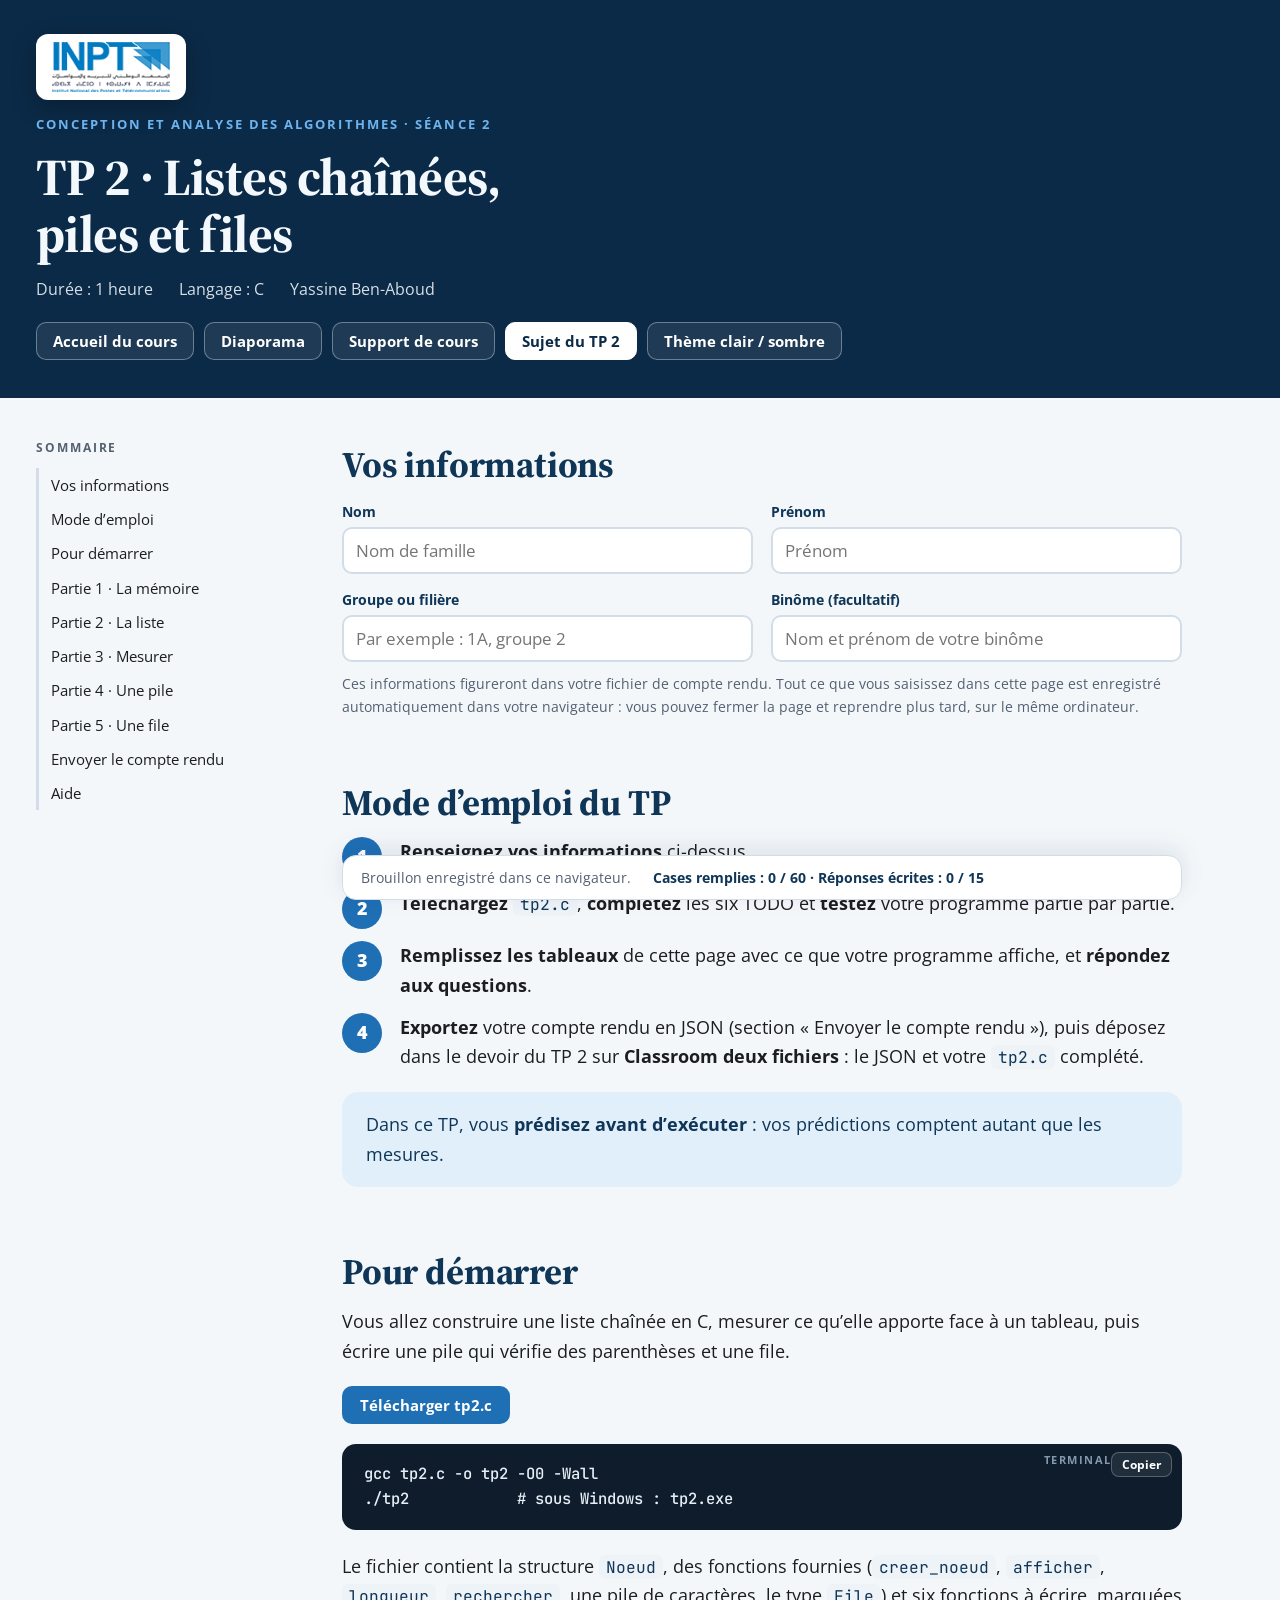
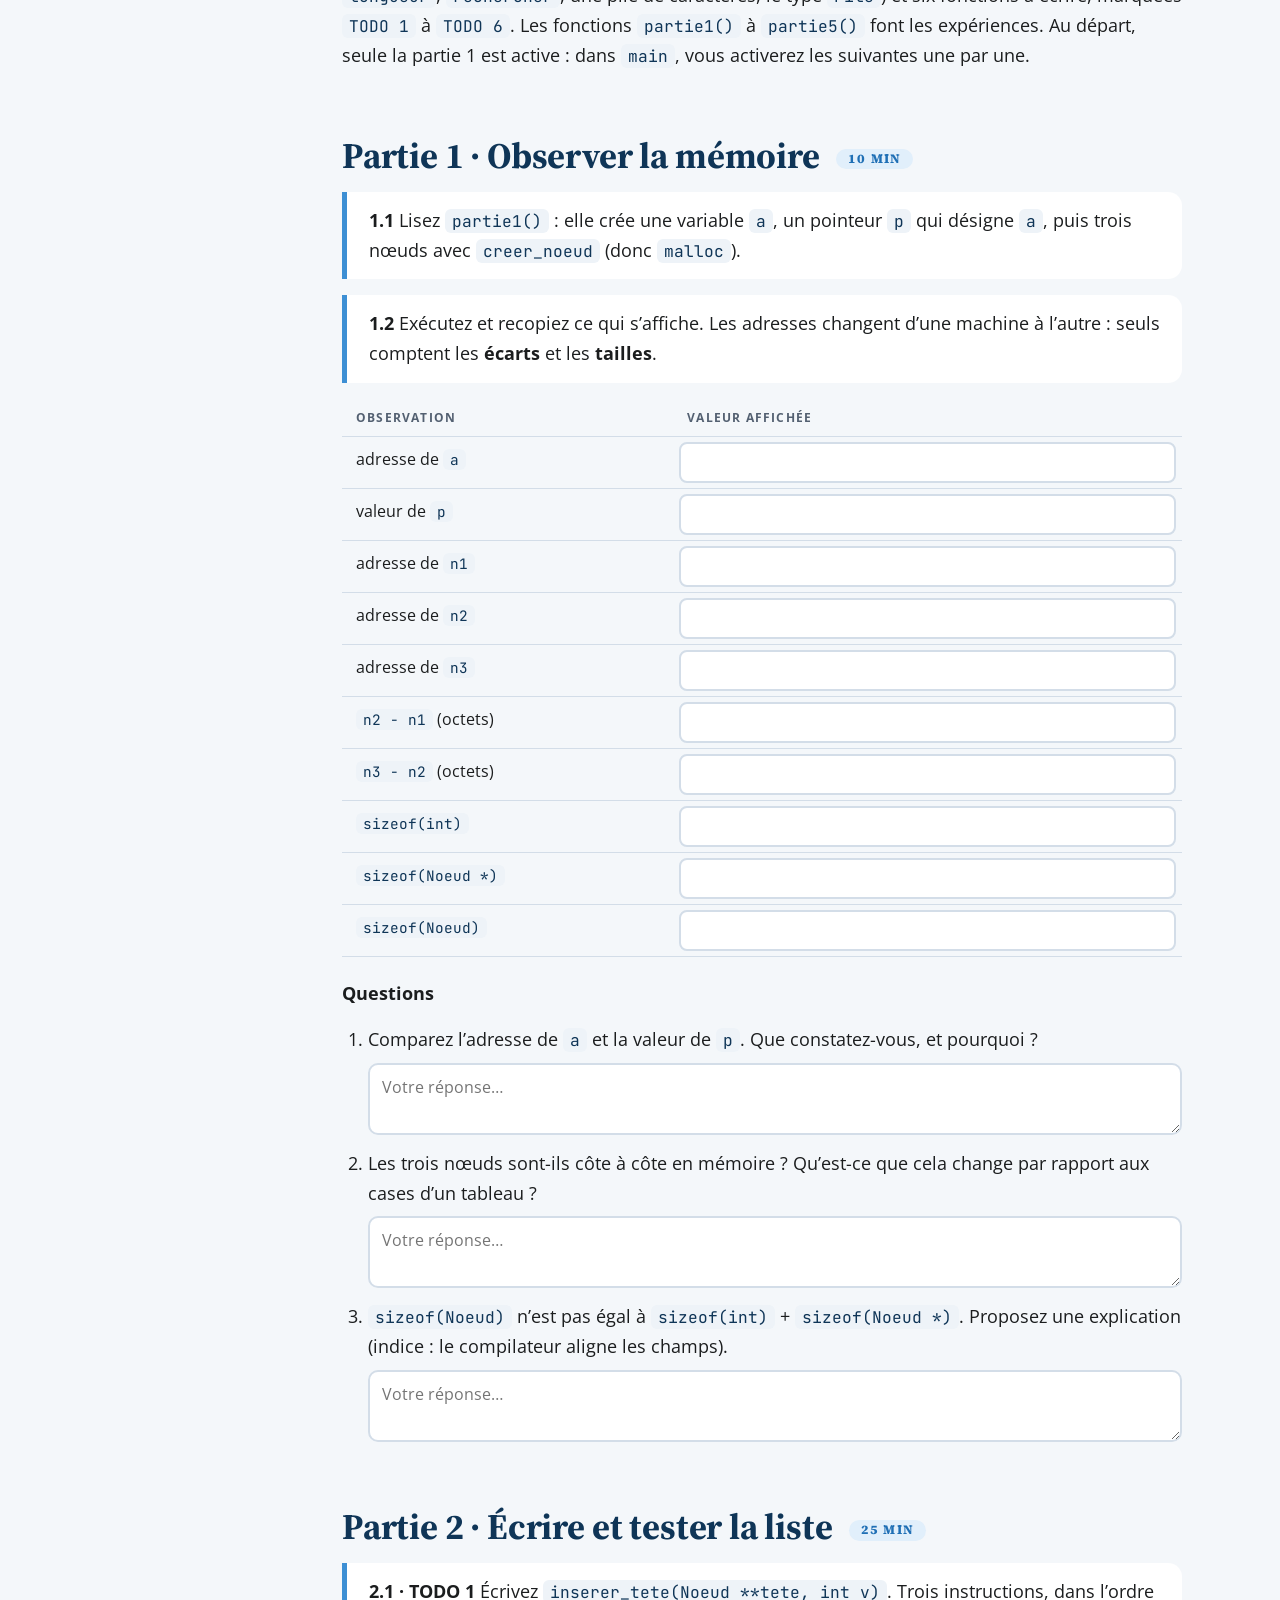
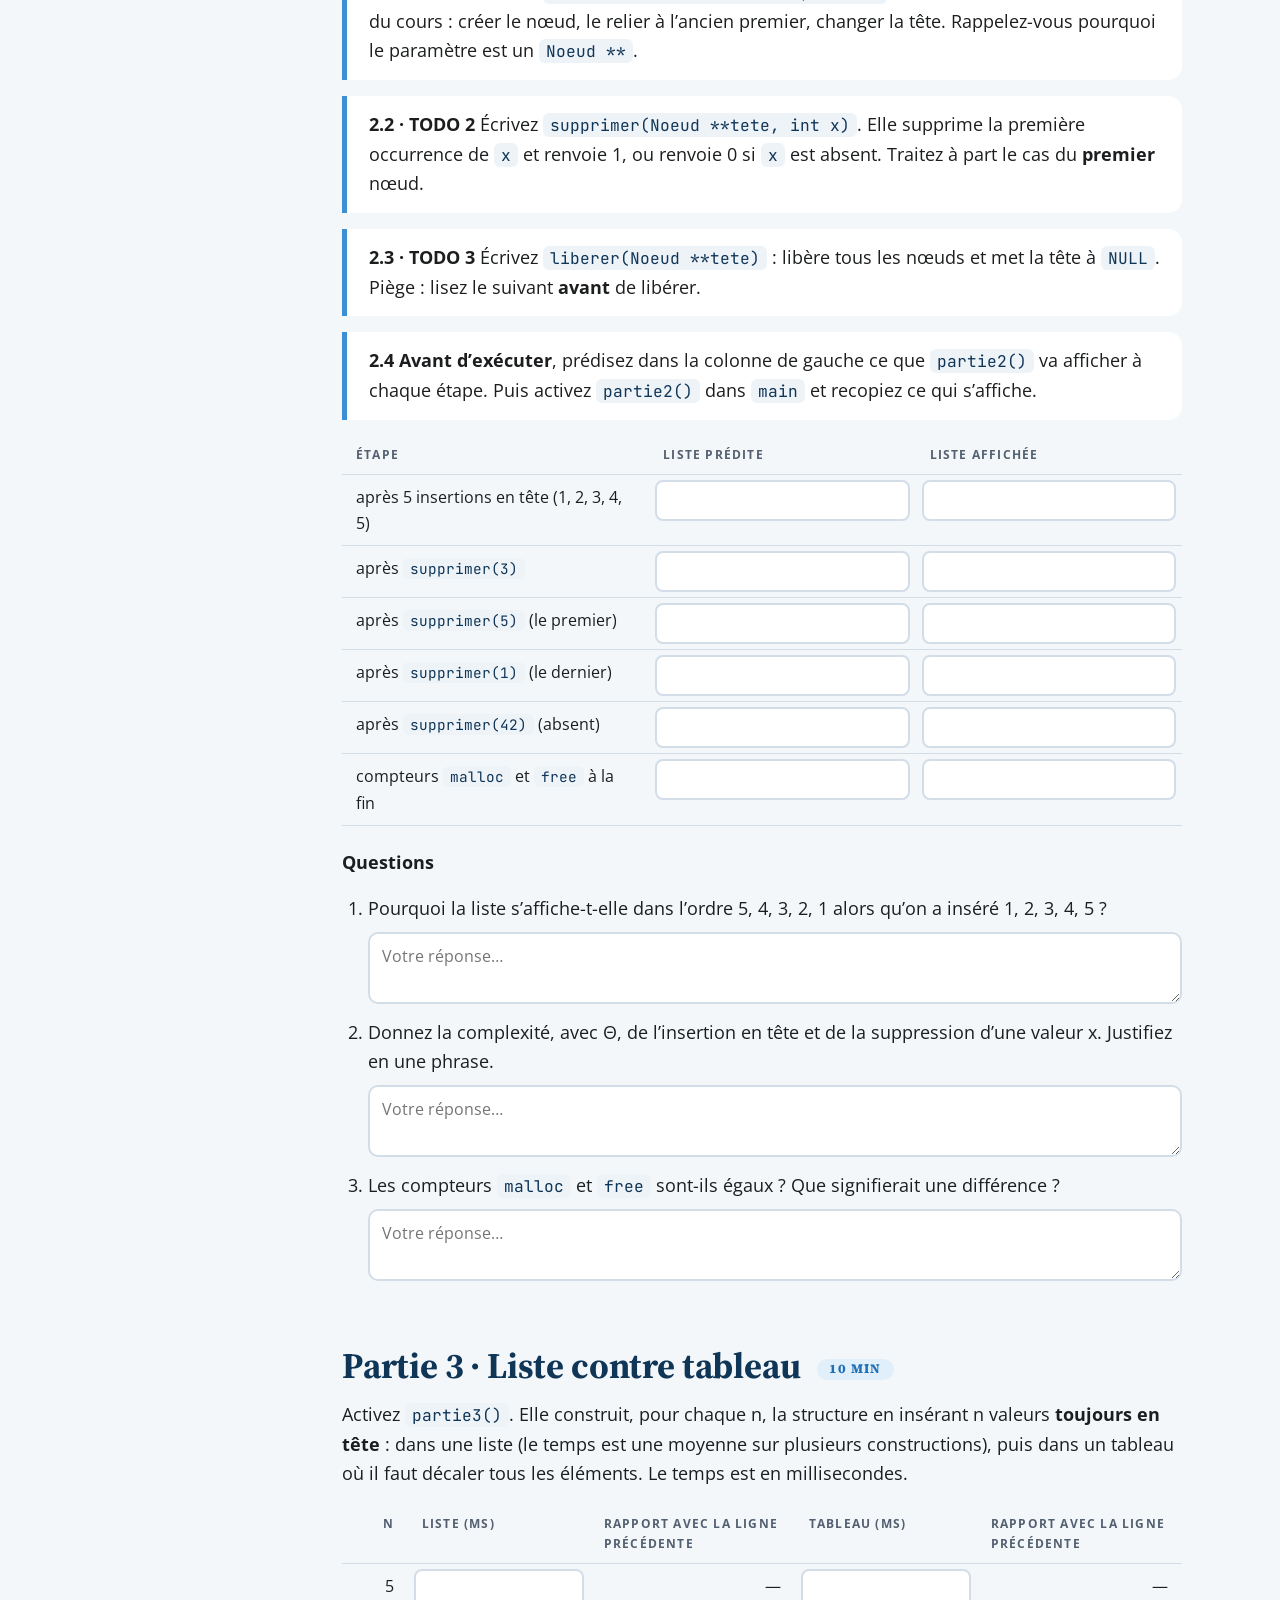
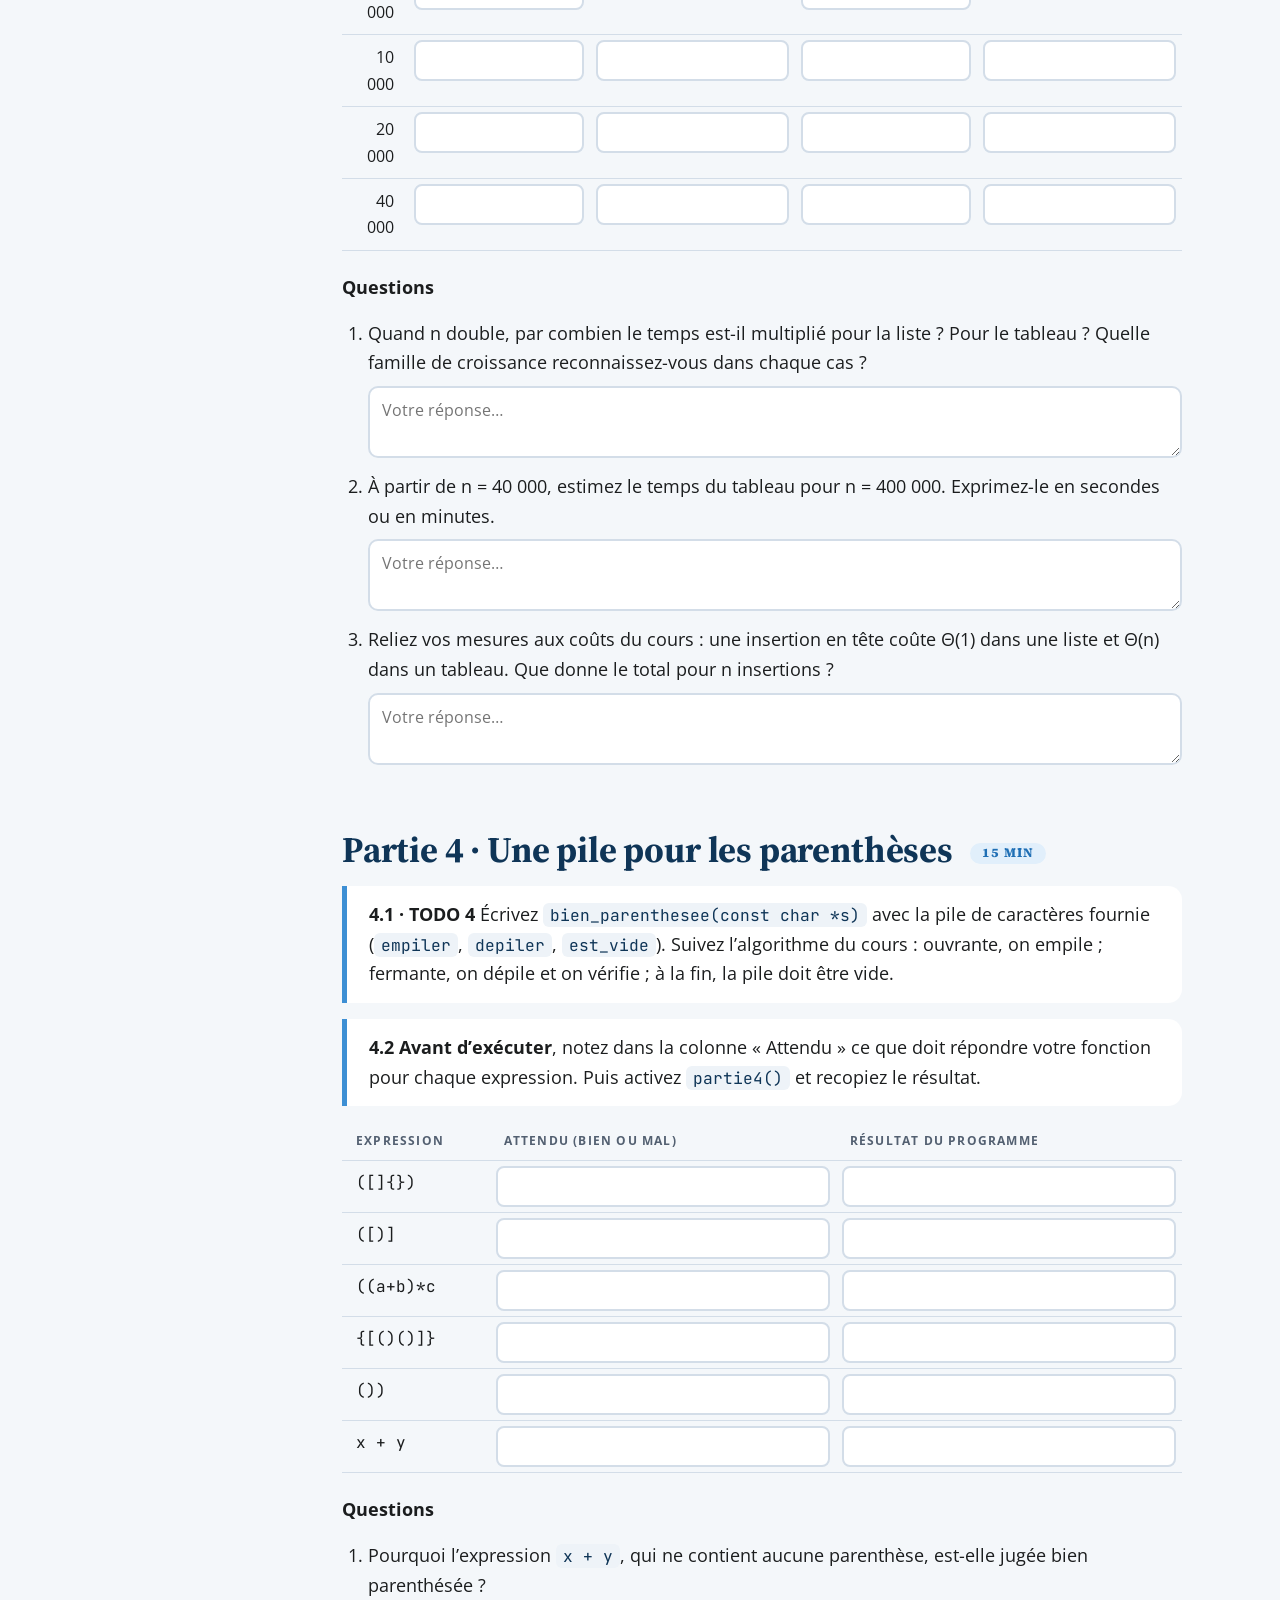
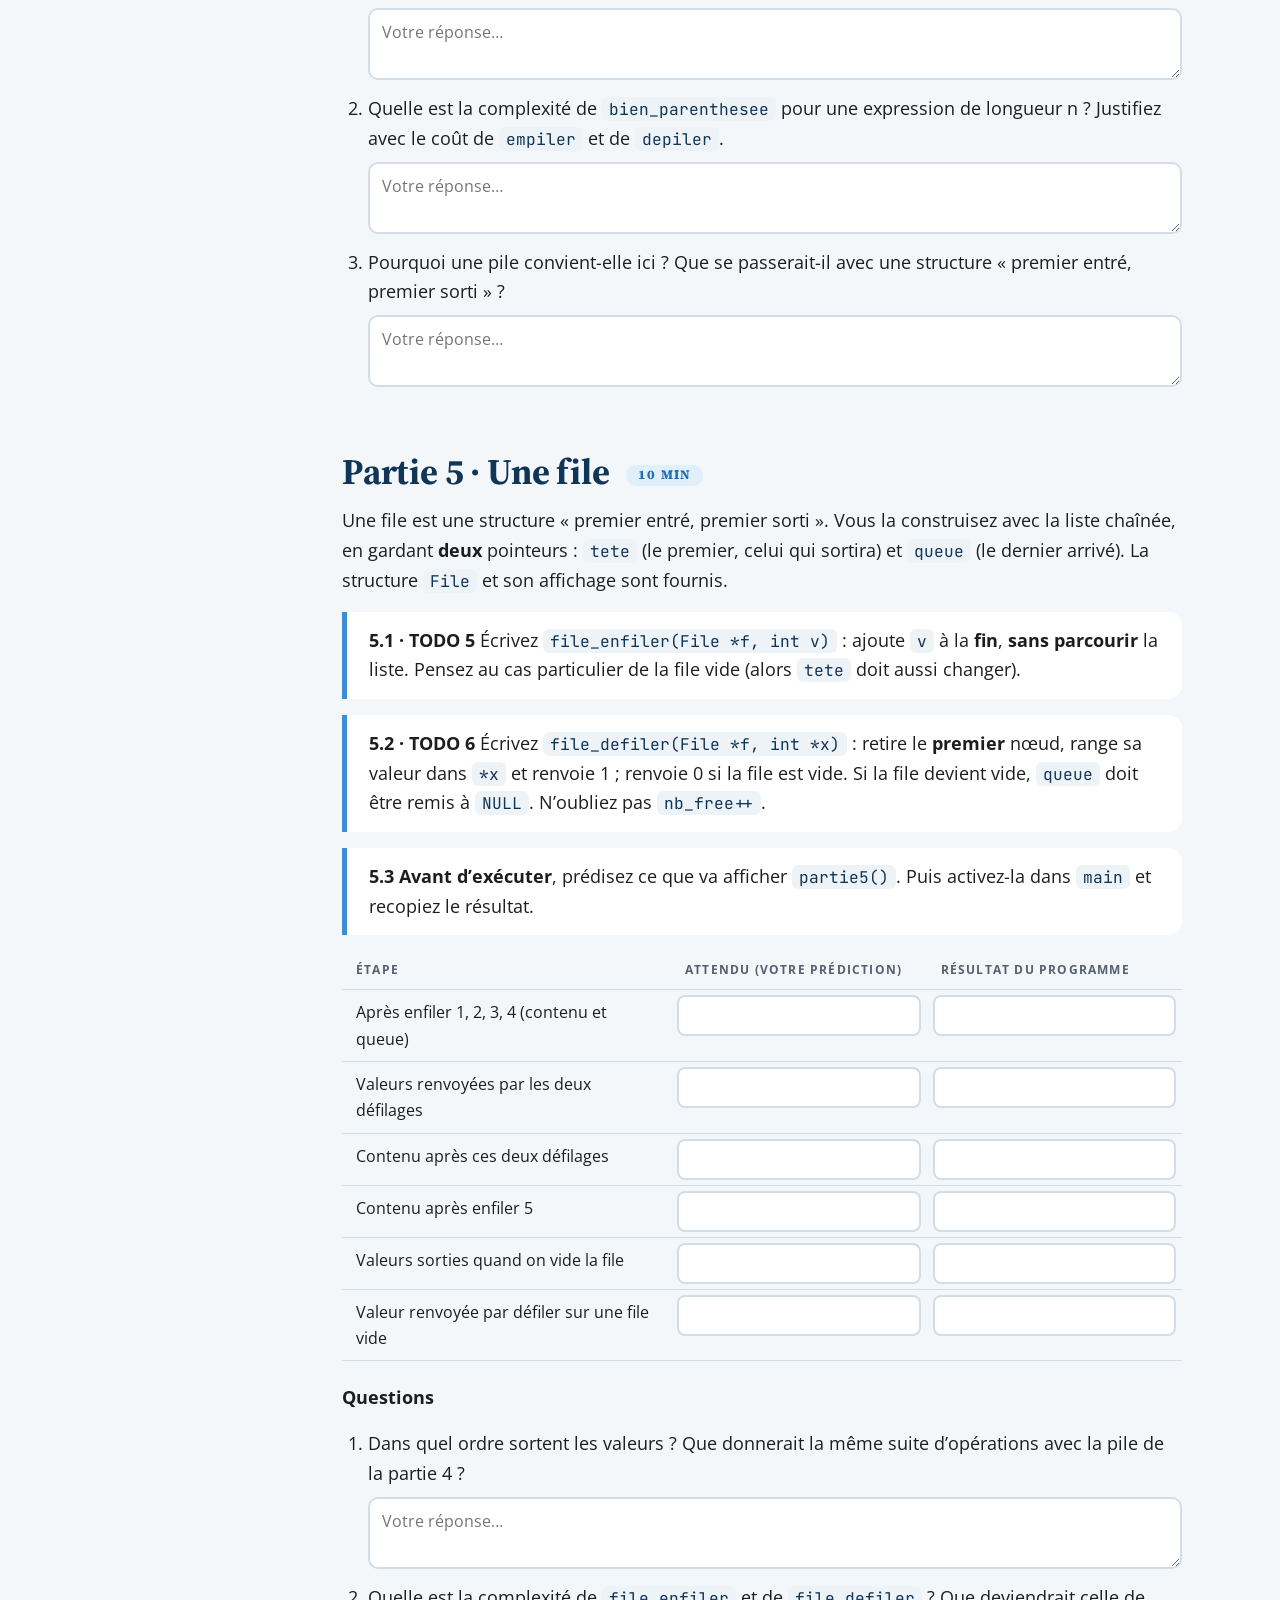
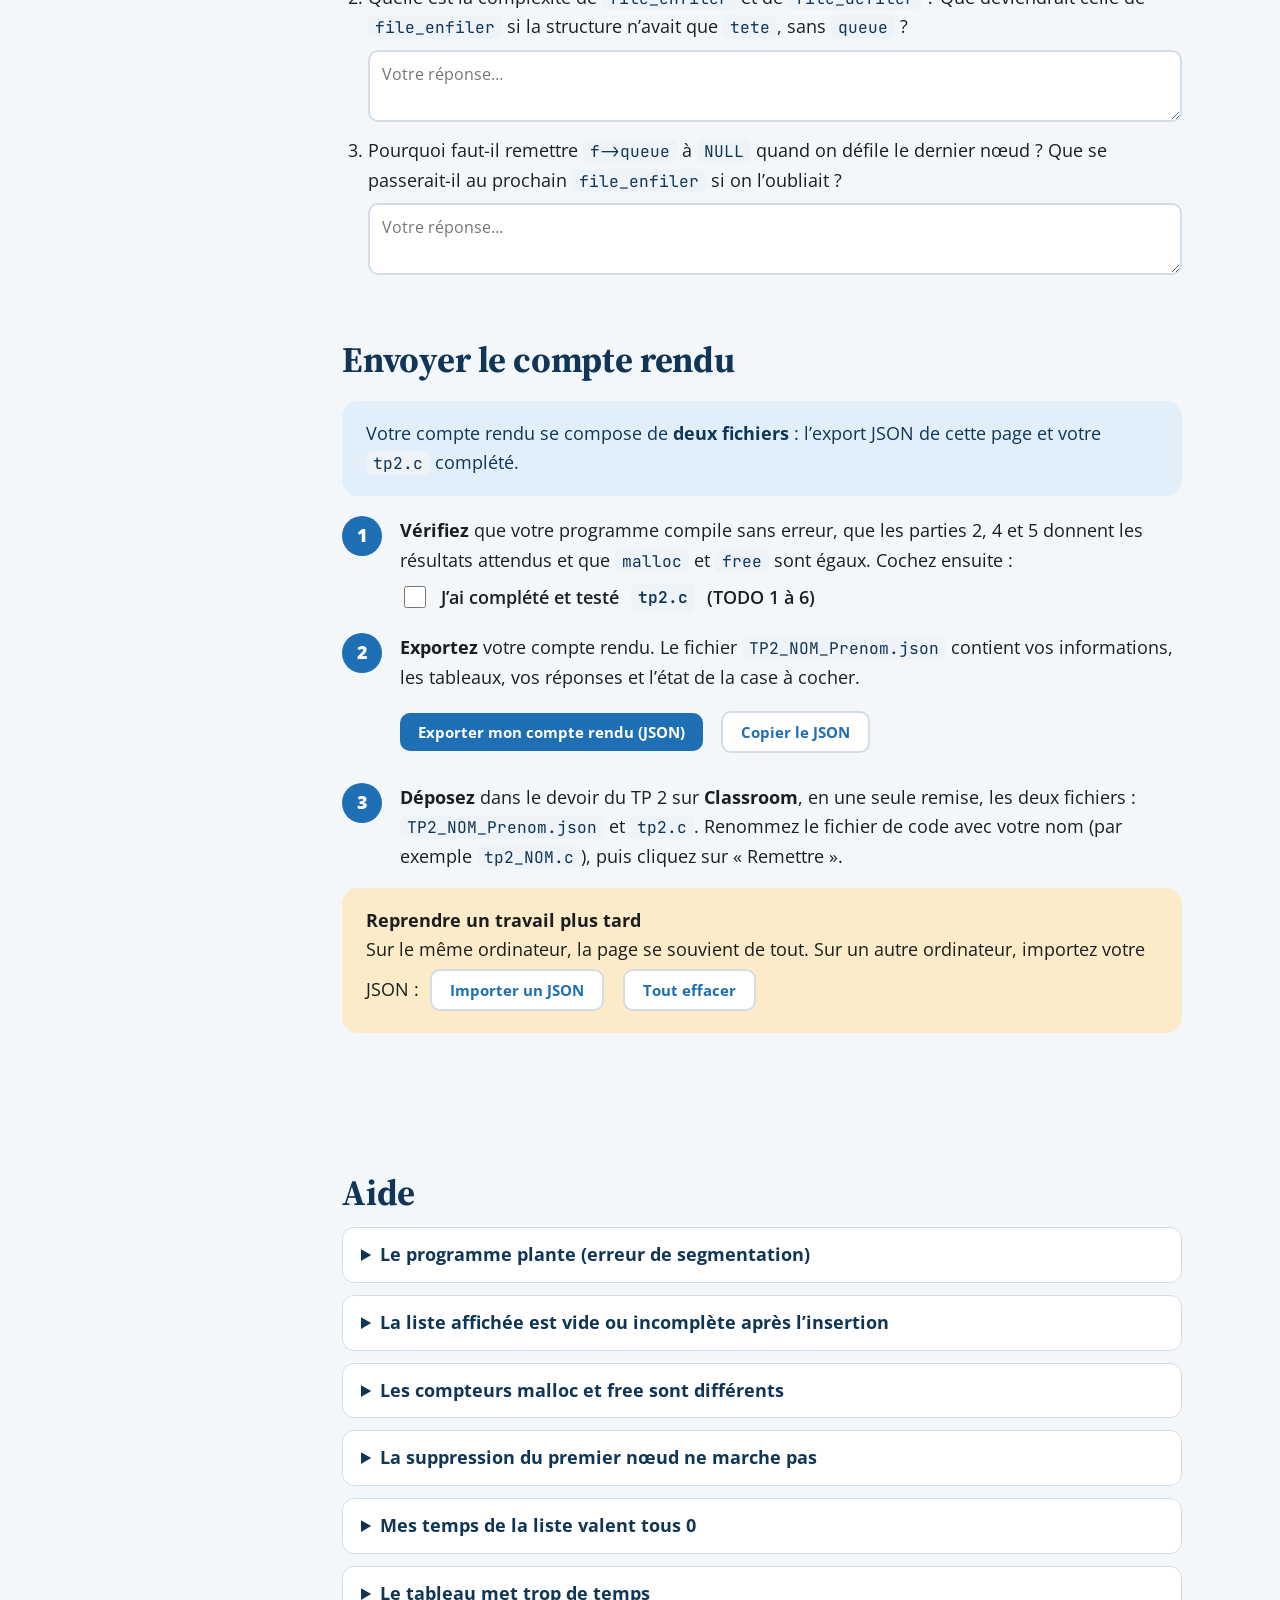
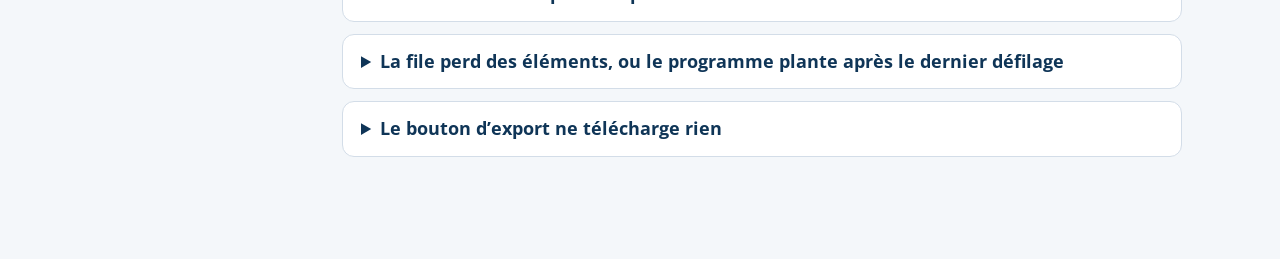
<file: s2/tp.html>
<!doctype html>
<html lang="fr">
<head>
<meta charset="utf-8">
<meta name="viewport" content="width=device-width,initial-scale=1">
<title>TP 2 · Listes chaînées, piles et files</title>
<link rel="stylesheet" href="https://fonts.googleapis.com/css2?family=Open+Sans:wght@400;600;700;800&family=JetBrains+Mono:wght@400;500;600;700&family=Source+Serif+4:wght@600;700&display=swap">
<link rel="stylesheet" href="../assets/theme.css">
<link rel="stylesheet" href="../assets/doc.css">
</head>
<body data-tp="tp2" data-seance="2" data-titre="TP 2 · Listes chaînées, piles et files" data-fichiers="tp2.c">
<header class="top"><div class="gut">
  <div class="plate"><img src="../assets/inpt-logo.png" alt="INPT, Institut National des Postes et Télécommunications"></div>
  <div class="eyebrow">Conception et Analyse des Algorithmes · Séance 2</div>
  <h1>TP 2 · Listes chaînées, piles et files</h1>
  <div class="meta"><span>Durée : 1 heure</span><span>Langage : C</span><span>Yassine Ben-Aboud</span></div>
  <nav class="links"><a href="../index.html">Accueil du cours</a><a href="slides.html">Diaporama</a><a href="support.html">Support de cours</a><a class="cur" href="tp.html">Sujet du TP 2</a><button class="tbtn" id="theme" type="button">Thème clair / sombre</button></nav>
</div></header>

<div class="gut layout">
<aside class="toc"><h4>Sommaire</h4>
  <a href="#identite">Vos informations</a>
  <a href="#mode">Mode d’emploi</a>
  <a href="#demarrer">Pour démarrer</a>
  <a href="#p1">Partie 1 · La mémoire</a>
  <a href="#p2">Partie 2 · La liste</a>
  <a href="#p3">Partie 3 · Mesurer</a>
  <a href="#p4">Partie 4 · Une pile</a>
  <a href="#p5">Partie 5 · Une file</a>
  <a href="#envoi">Envoyer le compte rendu</a>
  <a href="#aide">Aide</a>
</aside>
<article>

<h2 id="identite">Vos informations</h2>
<div class="ident">
  <label>Nom<input id="f-nom" data-k="nom" autocomplete="family-name" placeholder="Nom de famille"></label>
  <label>Prénom<input id="f-prenom" data-k="prenom" autocomplete="given-name" placeholder="Prénom"></label>
  <label>Groupe ou filière<input id="f-groupe" data-k="groupe" placeholder="Par exemple : 1A, groupe 2"></label>
  <label>Binôme (facultatif)<input id="f-binome" data-k="binome" placeholder="Nom et prénom de votre binôme"></label>
</div>
<p class="small" style="font-size:14px;color:var(--muted);margin-top:10px">Ces informations figureront dans votre fichier de compte rendu. Tout ce que vous saisissez dans cette page est enregistré automatiquement dans votre navigateur : vous pouvez fermer la page et reprendre plus tard, sur le même ordinateur.</p>

<h2 id="mode">Mode d’emploi du TP</h2>
<div class="stepline"><b class="num">1</b><div><b>Renseignez vos informations</b> ci-dessus.</div></div>
<div class="stepline"><b class="num">2</b><div><b>Téléchargez</b> <code>tp2.c</code>, <b>complétez</b> les six TODO et <b>testez</b> votre programme partie par partie.</div></div>
<div class="stepline"><b class="num">3</b><div><b>Remplissez les tableaux</b> de cette page avec ce que votre programme affiche, et <b>répondez aux questions</b>.</div></div>
<div class="stepline"><b class="num">4</b><div><b>Exportez</b> votre compte rendu en JSON (section « Envoyer le compte rendu »), puis déposez dans le devoir du TP 2 sur <b>Classroom</b> <b>deux fichiers</b> : le JSON et votre <code>tp2.c</code> complété.</div></div>
<div class="callout">Dans ce TP, vous <b>prédisez avant d’exécuter</b> : vos prédictions comptent autant que les mesures.</div>

<h2 id="demarrer">Pour démarrer</h2>
<p>Vous allez construire une liste chaînée en C, mesurer ce qu’elle apporte face à un tableau, puis écrire une pile qui vérifie des parenthèses et une file.</p>
<p><a class="btn" href="../files/s2/tp2.c" download>Télécharger tp2.c</a></p>
<pre class="code" data-lang="terminal">gcc tp2.c -o tp2 -O0 -Wall
./tp2            # sous Windows : tp2.exe</pre>
<p>Le fichier contient la structure <code>Noeud</code>, des fonctions fournies (<code>creer_noeud</code>, <code>afficher</code>, <code>longueur</code>, <code>rechercher</code>, une pile de caractères, le type <code>File</code>) et six fonctions à écrire, marquées <code>TODO 1</code> à <code>TODO 6</code>. Les fonctions <code>partie1()</code> à <code>partie5()</code> font les expériences. Au départ, seule la partie 1 est active : dans <code>main</code>, vous activerez les suivantes une par une.</p>

<h2 id="p1">Partie 1 · Observer la mémoire <span class="dur">10 min</span></h2>
<div class="step-tp"><b>1.1</b> Lisez <code>partie1()</code> : elle crée une variable <code>a</code>, un pointeur <code>p</code> qui désigne <code>a</code>, puis trois nœuds avec <code>creer_noeud</code> (donc <code>malloc</code>).</div>
<div class="step-tp"><b>1.2</b> Exécutez et recopiez ce qui s’affiche. Les adresses changent d’une machine à l’autre : seuls comptent les <b>écarts</b> et les <b>tailles</b>.</div>
<div class="tw"><table class="tbl" data-table="p1" data-title="Partie 1 · observations de la mémoire">
  <tr><th>Observation</th><th>Valeur affichée</th></tr>
  <tr><td>adresse de <code>a</code></td><td data-in></td></tr>
  <tr><td>valeur de <code>p</code></td><td data-in></td></tr>
  <tr><td>adresse de <code>n1</code></td><td data-in></td></tr>
  <tr><td>adresse de <code>n2</code></td><td data-in></td></tr>
  <tr><td>adresse de <code>n3</code></td><td data-in></td></tr>
  <tr><td><code>n2 − n1</code> (octets)</td><td data-in></td></tr>
  <tr><td><code>n3 − n2</code> (octets)</td><td data-in></td></tr>
  <tr><td><code>sizeof(int)</code></td><td data-in></td></tr>
  <tr><td><code>sizeof(Noeud *)</code></td><td data-in></td></tr>
  <tr><td><code>sizeof(Noeud)</code></td><td data-in></td></tr>
</table></div>
<p><b>Questions</b></p>
<ol>
  <li data-q="p1_q1">Comparez l’adresse de <code>a</code> et la valeur de <code>p</code>. Que constatez-vous, et pourquoi ?</li>
  <li data-q="p1_q2">Les trois nœuds sont-ils côte à côte en mémoire ? Qu’est-ce que cela change par rapport aux cases d’un tableau ?</li>
  <li data-q="p1_q3"><code>sizeof(Noeud)</code> n’est pas égal à <code>sizeof(int)</code> + <code>sizeof(Noeud *)</code>. Proposez une explication (indice : le compilateur aligne les champs).</li>
</ol>

<h2 id="p2">Partie 2 · Écrire et tester la liste <span class="dur">25 min</span></h2>
<div class="step-tp"><b>2.1 · TODO 1</b> Écrivez <code>inserer_tete(Noeud **tete, int v)</code>. Trois instructions, dans l’ordre du cours : créer le nœud, le relier à l’ancien premier, changer la tête. Rappelez-vous pourquoi le paramètre est un <code>Noeud **</code>.</div>
<div class="step-tp"><b>2.2 · TODO 2</b> Écrivez <code>supprimer(Noeud **tete, int x)</code>. Elle supprime la première occurrence de <code>x</code> et renvoie 1, ou renvoie 0 si <code>x</code> est absent. Traitez à part le cas du <b>premier</b> nœud.</div>
<div class="step-tp"><b>2.3 · TODO 3</b> Écrivez <code>liberer(Noeud **tete)</code> : libère tous les nœuds et met la tête à <code>NULL</code>. Piège : lisez le suivant <b>avant</b> de libérer.</div>
<div class="step-tp"><b>2.4</b> <b>Avant d’exécuter</b>, prédisez dans la colonne de gauche ce que <code>partie2()</code> va afficher à chaque étape. Puis activez <code>partie2()</code> dans <code>main</code> et recopiez ce qui s’affiche.</div>
<div class="tw"><table class="tbl" data-table="p2" data-title="Partie 2 · liste après chaque étape">
  <tr><th>Étape</th><th>Liste prédite</th><th>Liste affichée</th></tr>
  <tr><td>après 5 insertions en tête (1, 2, 3, 4, 5)</td><td data-in></td><td data-in></td></tr>
  <tr><td>après <code>supprimer(3)</code></td><td data-in></td><td data-in></td></tr>
  <tr><td>après <code>supprimer(5)</code> (le premier)</td><td data-in></td><td data-in></td></tr>
  <tr><td>après <code>supprimer(1)</code> (le dernier)</td><td data-in></td><td data-in></td></tr>
  <tr><td>après <code>supprimer(42)</code> (absent)</td><td data-in></td><td data-in></td></tr>
  <tr><td>compteurs <code>malloc</code> et <code>free</code> à la fin</td><td data-in></td><td data-in></td></tr>
</table></div>
<p><b>Questions</b></p>
<ol>
  <li data-q="p2_q1">Pourquoi la liste s’affiche-t-elle dans l’ordre 5, 4, 3, 2, 1 alors qu’on a inséré 1, 2, 3, 4, 5 ?</li>
  <li data-q="p2_q2">Donnez la complexité, avec Θ, de l’insertion en tête et de la suppression d’une valeur x. Justifiez en une phrase.</li>
  <li data-q="p2_q3">Les compteurs <code>malloc</code> et <code>free</code> sont-ils égaux ? Que signifierait une différence ?</li>
</ol>

<h2 id="p3">Partie 3 · Liste contre tableau <span class="dur">10 min</span></h2>
<p>Activez <code>partie3()</code>. Elle construit, pour chaque n, la structure en insérant n valeurs <b>toujours en tête</b> : dans une liste (le temps est une moyenne sur plusieurs constructions), puis dans un tableau où il faut décaler tous les éléments. Le temps est en millisecondes.</p>
<div class="tw"><table class="tbl" data-table="p3" data-title="Partie 3 · n insertions en tête">
  <tr><th class="num">n</th><th>Liste (ms)</th><th>Rapport avec la ligne précédente</th><th>Tableau (ms)</th><th>Rapport avec la ligne précédente</th></tr>
  <tr><td class="num">5 000</td><td data-in></td><td class="num">—</td><td data-in></td><td class="num">—</td></tr>
  <tr><td class="num">10 000</td><td data-in></td><td data-in></td><td data-in></td><td data-in></td></tr>
  <tr><td class="num">20 000</td><td data-in></td><td data-in></td><td data-in></td><td data-in></td></tr>
  <tr><td class="num">40 000</td><td data-in></td><td data-in></td><td data-in></td><td data-in></td></tr>
</table></div>
<p><b>Questions</b></p>
<ol>
  <li data-q="p3_q1">Quand n double, par combien le temps est-il multiplié pour la liste ? Pour le tableau ? Quelle famille de croissance reconnaissez-vous dans chaque cas ?</li>
  <li data-q="p3_q2">À partir de n = 40 000, estimez le temps du tableau pour n = 400 000. Exprimez-le en secondes ou en minutes.</li>
  <li data-q="p3_q3">Reliez vos mesures aux coûts du cours : une insertion en tête coûte Θ(1) dans une liste et Θ(n) dans un tableau. Que donne le total pour n insertions ?</li>
</ol>

<h2 id="p4">Partie 4 · Une pile pour les parenthèses <span class="dur">15 min</span></h2>
<div class="step-tp"><b>4.1 · TODO 4</b> Écrivez <code>bien_parenthesee(const char *s)</code> avec la pile de caractères fournie (<code>empiler</code>, <code>depiler</code>, <code>est_vide</code>). Suivez l’algorithme du cours : ouvrante, on empile ; fermante, on dépile et on vérifie ; à la fin, la pile doit être vide.</div>
<div class="step-tp"><b>4.2</b> <b>Avant d’exécuter</b>, notez dans la colonne « Attendu » ce que doit répondre votre fonction pour chaque expression. Puis activez <code>partie4()</code> et recopiez le résultat.</div>
<div class="tw"><table class="tbl" data-table="p4" data-title="Partie 4 · expressions testées">
  <tr><th>Expression</th><th>Attendu (bien ou mal)</th><th>Résultat du programme</th></tr>
  <tr><td class="mono">([]{})</td><td data-in></td><td data-in></td></tr>
  <tr><td class="mono">([)]</td><td data-in></td><td data-in></td></tr>
  <tr><td class="mono">((a+b)*c</td><td data-in></td><td data-in></td></tr>
  <tr><td class="mono">{[()()]}</td><td data-in></td><td data-in></td></tr>
  <tr><td class="mono">())</td><td data-in></td><td data-in></td></tr>
  <tr><td class="mono">x + y</td><td data-in></td><td data-in></td></tr>
</table></div>
<p><b>Questions</b></p>
<ol>
  <li data-q="p4_q1">Pourquoi l’expression <code>x + y</code>, qui ne contient aucune parenthèse, est-elle jugée bien parenthésée ?</li>
  <li data-q="p4_q2">Quelle est la complexité de <code>bien_parenthesee</code> pour une expression de longueur n ? Justifiez avec le coût de <code>empiler</code> et de <code>depiler</code>.</li>
  <li data-q="p4_q3">Pourquoi une pile convient-elle ici ? Que se passerait-il avec une structure « premier entré, premier sorti » ?</li>
</ol>

<h2 id="p5">Partie 5 · Une file <span class="dur">10 min</span></h2>
<p>Une file est une structure « premier entré, premier sorti ». Vous la construisez avec la liste chaînée, en gardant <b>deux</b> pointeurs : <code>tete</code> (le premier, celui qui sortira) et <code>queue</code> (le dernier arrivé). La structure <code>File</code> et son affichage sont fournis.</p>
<div class="step-tp"><b>5.1 · TODO 5</b> Écrivez <code>file_enfiler(File *f, int v)</code> : ajoute <code>v</code> à la <b>fin</b>, <b>sans parcourir</b> la liste. Pensez au cas particulier de la file vide (alors <code>tete</code> doit aussi changer).</div>
<div class="step-tp"><b>5.2 · TODO 6</b> Écrivez <code>file_defiler(File *f, int *x)</code> : retire le <b>premier</b> nœud, range sa valeur dans <code>*x</code> et renvoie 1 ; renvoie 0 si la file est vide. Si la file devient vide, <code>queue</code> doit être remis à <code>NULL</code>. N’oubliez pas <code>nb_free++</code>.</div>
<div class="step-tp"><b>5.3</b> <b>Avant d’exécuter</b>, prédisez ce que va afficher <code>partie5()</code>. Puis activez-la dans <code>main</code> et recopiez le résultat.</div>
<div class="tw"><table class="tbl" data-table="p5" data-title="Partie 5 · la file">
  <tr><th>Étape</th><th>Attendu (votre prédiction)</th><th>Résultat du programme</th></tr>
  <tr><td>Après enfiler 1, 2, 3, 4 (contenu et queue)</td><td data-in></td><td data-in></td></tr>
  <tr><td>Valeurs renvoyées par les deux défilages</td><td data-in></td><td data-in></td></tr>
  <tr><td>Contenu après ces deux défilages</td><td data-in></td><td data-in></td></tr>
  <tr><td>Contenu après enfiler 5</td><td data-in></td><td data-in></td></tr>
  <tr><td>Valeurs sorties quand on vide la file</td><td data-in></td><td data-in></td></tr>
  <tr><td>Valeur renvoyée par défiler sur une file vide</td><td data-in></td><td data-in></td></tr>
</table></div>
<p><b>Questions</b></p>
<ol>
  <li data-q="p5_q1">Dans quel ordre sortent les valeurs ? Que donnerait la même suite d’opérations avec la pile de la partie 4 ?</li>
  <li data-q="p5_q2">Quelle est la complexité de <code>file_enfiler</code> et de <code>file_defiler</code> ? Que deviendrait celle de <code>file_enfiler</code> si la structure n’avait que <code>tete</code>, sans <code>queue</code> ?</li>
  <li data-q="p5_q3">Pourquoi faut-il remettre <code>f->queue</code> à <code>NULL</code> quand on défile le dernier nœud ? Que se passerait-il au prochain <code>file_enfiler</code> si on l’oubliait ?</li>
</ol>

<h2 id="envoi">Envoyer le compte rendu</h2>
<div class="callout">Votre compte rendu se compose de <b>deux fichiers</b> : l’export JSON de cette page et votre <code>tp2.c</code> complété.</div>
<div class="stepline"><b class="num">1</b><div><b>Vérifiez</b> que votre programme compile sans erreur, que les parties 2, 4 et 5 donnent les résultats attendus et que <code>malloc</code> et <code>free</code> sont égaux. Cochez ensuite :
  <label class="chk"><input type="checkbox" data-k="code_c_ok"> J’ai complété et testé <code>tp2.c</code> (TODO 1 à 6)</label></div></div>
<div class="stepline"><b class="num">2</b><div><b>Exportez</b> votre compte rendu. Le fichier <code>TP2_NOM_Prenom.json</code> contient vos informations, les tableaux, vos réponses et l’état de la case à cocher.
  <div class="btns"><button class="btn" id="btn-export" type="button">Exporter mon compte rendu (JSON)</button><button class="btn sec" id="btn-copy" type="button">Copier le JSON</button></div>
  <div id="export-msg" class="msg" role="status"></div></div></div>
<div class="stepline"><b class="num">3</b><div><b>Déposez</b> dans le devoir du TP 2 sur <b>Classroom</b>, en une seule remise, les deux fichiers : <code>TP2_NOM_Prenom.json</code> et <code>tp2.c</code>. Renommez le fichier de code avec votre nom (par exemple <code>tp2_NOM.c</code>), puis cliquez sur « Remettre ».</div></div>
<div class="warn" style="margin-top:16px"><b>Reprendre un travail plus tard</b><br>Sur le même ordinateur, la page se souvient de tout. Sur un autre ordinateur, importez votre JSON : <label class="btn sec" style="cursor:pointer;margin-left:6px">Importer un JSON<input id="file-import" type="file" accept=".json,application/json" style="display:none"></label> <button class="btn sec" id="btn-reset" type="button" style="margin-left:6px">Tout effacer</button></div>
<div class="savebar"><span id="save-status">Brouillon enregistré dans ce navigateur.</span><b id="progress"></b></div>

<h2 id="aide">Aide</h2>
<details><summary>Le programme plante (erreur de segmentation)</summary><div>Cherchez un pointeur suivi alors qu’il vaut <code>NULL</code>, ou un <code>Noeud **</code> utilisé sans <code>*</code>. Ajoutez des <code>printf</code> pour afficher où le programme s’arrête.</div></details>
<details><summary>La liste affichée est vide ou incomplète après l’insertion</summary><div>Vérifiez l’ordre de vos trois instructions : le nouveau nœud doit désigner l’ancienne tête <b>avant</b> que <code>*tete</code> change. Vérifiez aussi que vous écrivez bien <code>*tete = n</code> et non <code>tete = n</code>.</div></details>
<details><summary>Les compteurs malloc et free sont différents</summary><div>Un nœud n’a pas été libéré. Vérifiez que <code>supprimer</code> et <code>liberer</code> font chacune <code>nb_free++</code> à chaque <code>free</code>.</div></details>
<details><summary>La suppression du premier nœud ne marche pas</summary><div>Quand <code>prec</code> vaut <code>NULL</code>, il n’y a pas de nœud avant : c’est <code>*tete</code> qui doit changer, pas un champ <code>suivant</code>.</div></details>
<details><summary>Mes temps de la liste valent tous 0</summary><div>Le chronomètre est trop peu précis pour une durée très courte. La fonction répète déjà la construction ; si besoin, augmentez le nombre de répétitions dans <code>chrono_liste</code> (variable <code>reps</code>).</div></details>
<details><summary>Le tableau met trop de temps</summary><div>Seuls les rapports comptent. Si une mesure dépasse 30 secondes, retirez la plus grande valeur de n dans <code>partie3</code>.</div></details>
<details><summary>La file perd des éléments, ou le programme plante après le dernier défilage</summary><div>Vérifiez les deux cas particuliers : file vide à l’enfilage (<code>tete</code> doit changer aussi) et file devenue vide au défilage (<code>queue</code> doit valoir <code>NULL</code>). Dans <code>file_enfiler</code>, ne parcourez jamais la liste : <code>queue</code> désigne déjà le dernier nœud.</div></details>
<details><summary>Le bouton d’export ne télécharge rien</summary><div>Utilisez « Copier le JSON », collez le contenu dans un fichier texte nommé <code>TP2_NOM_Prenom.json</code>, puis déposez ce fichier.</div></details>
</article>
</div>
<script src="../assets/doc.js"></script>
<script src="../assets/tp.js"></script>
</body>
</html>
</file>
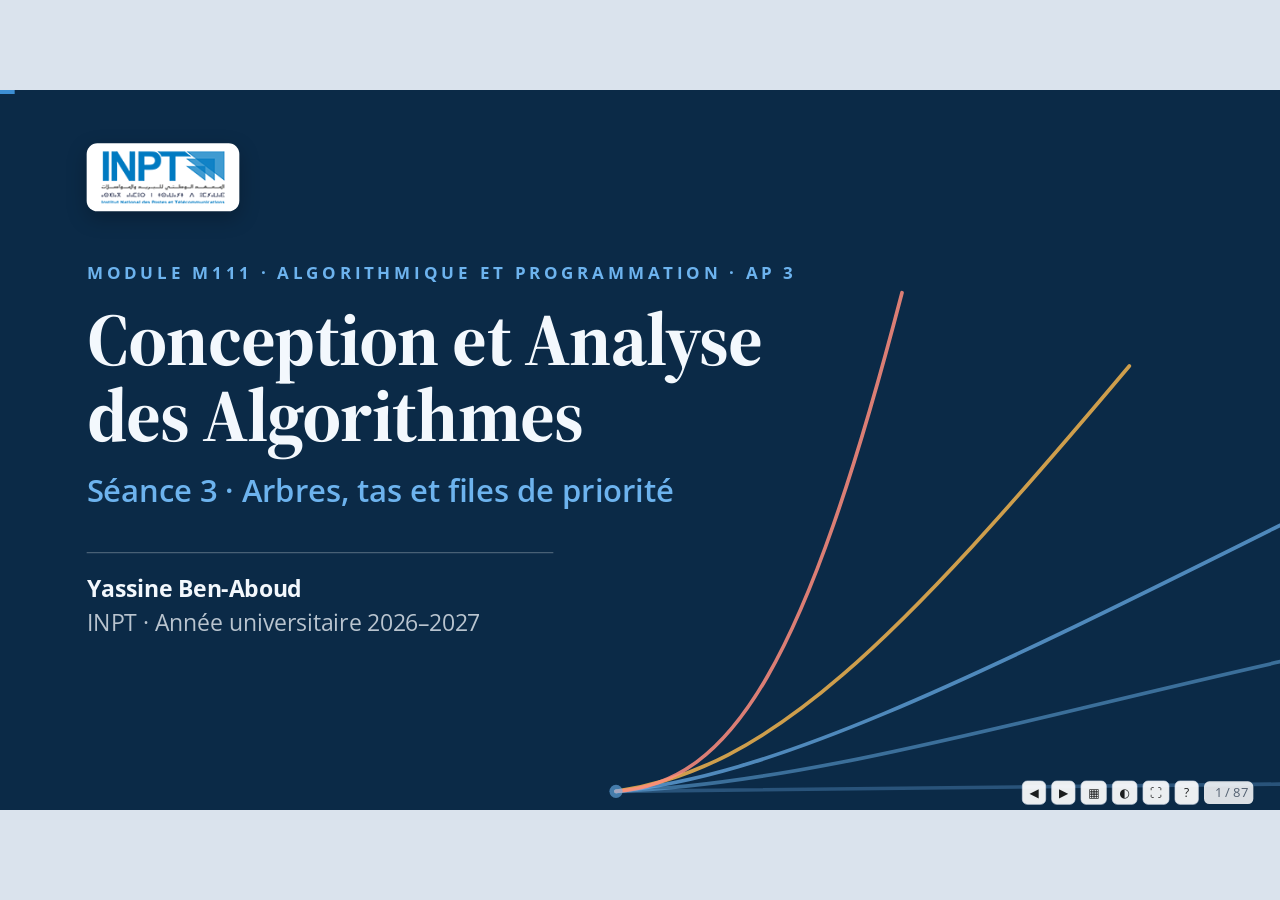
<file: s3/slides.html>
<!doctype html>
<html lang="fr">
<head>
<meta charset="utf-8">
<meta name="viewport" content="width=device-width,initial-scale=1">
<title>Séance 3 · Arbres, tas et files de priorité</title>
<link rel="stylesheet" href="https://fonts.googleapis.com/css2?family=Open+Sans:wght@400;600;700;800&family=JetBrains+Mono:wght@400;500;600;700&family=Source+Serif+4:wght@600;700&display=swap">
<link rel="stylesheet" href="../assets/theme.css?v=1795774133677">
<link rel="stylesheet" href="../assets/deck.css?v=1795774133677">
<style>
  /* Éléments propres à cette séance */
  .flow { display: flex; align-items: center; justify-content: center; gap: 26px; }
  .fbox { background: var(--surface); border: 3px solid var(--line); border-radius: 22px; padding: 26px 34px; text-align: center; font-size: 34px; line-height: 1.35; box-shadow: 0 14px 36px rgba(15,53,87,.08); }
  .fbox.algo { background: var(--cover-bg); color: #fff; border-color: var(--cover-bg); min-width: 320px; font-size: 30px; }
  .fbox .mono { white-space: nowrap; }
  .fbox { padding: 24px 28px; font-size: 32px; }
  .flow { gap: 16px; }
  .fbox.algo small { color: #BCD3E8; font-size: 26px; }
  .fbox .mono { font-size: 38px; color: var(--accent); font-weight: 700; }
  .fbox b.l { display: block; font-size: 20px; letter-spacing: .16em; text-transform: uppercase; color: var(--muted); margin-bottom: 8px; }
  .fbox.algo b.l { color: var(--cover-accent); }
  .farrow { font-size: 64px; color: var(--blue); line-height: 1; }
  .tl { position: relative; display: grid; grid-template-columns: repeat(6, 1fr); gap: 22px; padding-top: 40px; flex: 1; align-content: start; }
  .tl::before { content: ""; position: absolute; left: 4%; right: 4%; top: 62px; height: 6px; background: var(--line); border-radius: 3px; }
  .tl .nd { position: relative; display: flex; flex-direction: column; gap: 16px; align-items: stretch; }
  .tl .dot { width: 52px; height: 52px; border-radius: 50%; background: var(--surface); border: 6px solid var(--line); margin: 0 auto; display: grid; place-items: center; font-weight: 800; font-size: 24px; color: var(--muted); z-index: 1; }
  .tl .nd.now .dot { background: var(--accent); border-color: var(--accent); color: #fff; }
  .tl .nd .panel { padding: 26px 24px; font-size: 27px; flex: 1; }
  .tl .nd.now .panel { background: var(--cover-bg); color: #fff; border-color: var(--cover-bg); }
  .tl .nd.now .panel h3 { color: #fff; }
  .tl .nd.now .small { color: #A9C2DB; }
  .tl h3 { font-size: 34px; }
  .cyc { display: grid; grid-template-columns: repeat(6, 1fr); gap: 0; align-items: stretch; }
  .cyc .c { position: relative; background: var(--surface); border: 3px solid var(--line); border-radius: 22px; padding: 26px 20px; text-align: center; font-size: 29px; line-height: 1.3; margin-right: 38px; box-shadow: 0 14px 36px rgba(15,53,87,.07); }
  .cyc .c:last-child { margin-right: 0; }
  .cyc .c::after { content: "›"; position: absolute; right: -37px; top: 50%; transform: translateY(-58%); font-size: 64px; color: var(--blue); }
  .cyc .c:last-child::after { display: none; }
  .cyc .c b.n { display: grid; place-items: center; width: 62px; height: 62px; border-radius: 50%; background: var(--accent); color: #fff; font-size: 32px; margin: 0 auto 14px; }
  .cyc .c.hot { background: var(--cover-bg); color: #fff; border-color: var(--cover-bg); }
  .cyc .c.hot b.n { background: var(--cover-accent); color: #06121f; }
  .mach { text-align: center; }
  .mach .ic { font-size: 74px; line-height: 1; margin-bottom: 8px; }
  .mach .sec { font: 800 78px var(--mono); color: var(--head); }
  .mach .opsb { display: inline-block; margin-top: 12px; background: var(--ok-soft); color: var(--ok); font: 700 28px var(--mono); border-radius: 12px; padding: 8px 18px; }
  .dbl { display: grid; grid-template-columns: 1fr 120px 1fr; gap: 22px; align-items: center; background: var(--surface); border: 2px solid var(--line); border-radius: 20px; padding: 28px 38px; font-size: 38px; box-shadow: 0 8px 22px rgba(15,53,87,.06); }
  .dbl .nm { font: 700 36px var(--mono); color: var(--accent); text-align: right; }
  .dbl .ef b { color: var(--head); }
  .dbl .ar { font-size: 44px; text-align: center; color: var(--blue); }
  .sq { display: inline-block; width: 46px; height: 46px; border-radius: 10px; margin: 5px; }
  .sq.f { background: var(--c-one); } .sq.l { background: var(--blue); } .sq.l2 { background: var(--c-n2); }
  .doll { border: 5px solid var(--blue); border-radius: 34px; padding: 22px 26px; background: color-mix(in srgb, var(--accent-soft) 80%, transparent); font: 700 28px var(--serif); color: var(--head); }
  .doll.d2 { border-color: var(--c-nlog); } .doll.d3 { border-color: var(--c-n2); } .doll.d4 { border-color: var(--c-exp); }
  .fibchips { display: flex; gap: 18px; align-items: center; flex-wrap: nowrap; }
  .fibchips .ch { width: 118px; height: 118px; border-radius: 22px; border: 4px solid var(--blue); background: var(--accent-soft); display: grid; place-items: center; font: 800 52px var(--mono); color: var(--head); }
  .fibchips .ch.s { border-color: var(--ok); background: var(--ok-soft); }
  .fibchips .pl { font-size: 38px; color: var(--muted); }
  .rl { display: flex; flex-direction: column; gap: 16px; align-items: center; }
  .blk { background: var(--accent); color: #fff; border-radius: 14px; padding: 12px 30px; font: 700 30px var(--mono); }
  :root[data-theme="dark"] .blk { color: #06121f; }
  @media (prefers-color-scheme: dark) { :root:not([data-theme="light"]) .blk { color: #06121f; } }
  .blk.b2 { background: var(--c-n2); color: #fff; }
  .gridmini { display: grid; gap: 6px; }
  .gridmini i { width: 34px; height: 34px; border-radius: 7px; background: var(--accent); }
  .eq { font: 700 78px var(--serif); color: var(--head); text-align: center; line-height: 1.2; }
  .eqc { display: grid; grid-template-columns: repeat(3, 1fr); gap: 26px; text-align: center; font-size: 30px; margin-top: 14px; }
  .eqc div { background: var(--accent-soft); border-radius: 16px; padding: 16px 20px; color: var(--head); }
  .fm { font: 700 66px var(--serif); text-align: center; color: var(--head); }
  .ann { display: grid; grid-template-columns: repeat(3, 1fr); gap: 26px; margin-top: 8px; font-size: 31px; }
  .ann div { background: var(--panel); border-radius: 18px; padding: 20px 26px; }
  .ann b { display: block; font: 800 40px var(--mono); color: var(--accent); margin-bottom: 4px; }
  .mini { width: 100%; height: auto; }
  .mini text { fill: var(--muted); font-size: 22px; }
</style>
</head>
<body data-autofit>
<div id="viewport">
<div id="stage">
<div id="bar"></div>
<header id="head">
  <div class="brand"><img class="logo" src="../assets/inpt-logo.png" alt="INPT, Institut National des Postes et Télécommunications"><span class="sep"></span><span class="course">Conception et Analyse des Algorithmes</span></div>
  <div id="chip"></div>
</header>

<section class="slide cover">
  <div class="plate"><img src="../assets/inpt-logo.png" alt="INPT, Institut National des Postes et Télécommunications"></div>
  <div class="eyebrow">Module M111 · Algorithmique et Programmation · AP 3</div>
  <h1>Conception et Analyse des Algorithmes</h1>
  <div class="sub2">Séance 3 · Arbres, tas et files de priorité</div>
  <div class="who"><b>Yassine Ben-Aboud</b><br><span>INPT · Année universitaire 2026–2027</span></div>
  <aside class="notes">Accueil. Même format que la séance 2 : deux heures de cours et de TD avec simulations, puis une heure de TP en C. Les arbres reprennent le nœud de la liste chaînée avec deux pointeurs au lieu d’un.</aside>
</section>

<section class="slide">
  <h2 class="title">Là où nous en sommes</h2>
  <p class="sub">La séance 2 a donné trois structures linéaires. Voici ce qu’elles coûtent pour <b>chercher</b> une valeur.</p>
  <div class="grid3">
    <div class="panel col step" data-g="1"><span class="tag">Liste chaînée</span><h3>Chercher : Θ(n)</h3><div class="small">Il faut suivre les pointeurs un par un depuis la tête.</div></div>
    <div class="panel col step" data-g="2"><span class="tag">Pile et file</span><h3>Un seul accès</h3><div class="small">On ne voit que le sommet, ou que le premier : pas de recherche.</div></div>
    <div class="panel col step" data-g="3"><span class="tag">Tableau trié</span><h3>Chercher : Θ(log n)</h3><div class="small">La dichotomie, mais insérer coûte Θ(n) (décalages).</div></div>
  </div>
  <div class="callout step" data-g="4">Aujourd’hui : une structure qui <b>cherche et insère en Θ(log n)</b>, et une autre qui donne <b>toujours le plus urgent</b> en Θ(log n).</div>
</section>

<section class="slide">
  <h2 class="title">Question d’échauffement</h2>
  <p class="sub">On range un million de valeurs. Au mieux, combien de comparaisons faut-il pour savoir si <b>42</b> en fait partie, sans rien parcourir en entier ?</p>
  <div class="grid4" style="flex:none">
    <div class="panel step" data-g="1" style="text-align:center;font:700 40px var(--mono)">1</div>
    <div class="panel step" data-g="1" style="text-align:center;font:700 40px var(--mono)">20</div>
    <div class="panel step" data-g="1" style="text-align:center;font:700 40px var(--mono)">1 000</div>
    <div class="panel step" data-g="1" style="text-align:center;font:700 40px var(--mono)">1 000 000</div>
  </div>
  <div class="callout step" data-g="2">Votez à main levée. La réponse (log₂ 1 000 000 ≈ 20) arrive avec les <b>arbres binaires de recherche</b>.</div>
  <aside class="notes">Rappeler la dichotomie de la séance 1 : on divise par deux à chaque comparaison. Le défi est de garder cette efficacité quand on insère.</aside>
</section>

<section class="slide">
  <h2 class="title">Six séances pour apprendre à concevoir et à comparer des algorithmes</h2>
  <div class="tl">
    <div class="nd"><div class="dot">1</div><div class="panel"><h3>Complexité</h3><div class="small">Mesurer, comparer, prévoir le coût d’un algorithme</div></div></div>
    <div class="nd"><div class="dot">2</div><div class="panel"><h3>Structures linéaires</h3><div class="small">Mémoire en C, listes, piles, files</div></div></div>
    <div class="nd now"><div class="dot">3</div><div class="panel"><h3>Arbres et tas</h3><div class="small">Arbres binaires, ABR, tas, file de priorité</div></div></div>
    <div class="nd"><div class="dot">4</div><div class="panel"><h3>Hachage et diviser pour régner</h3><div class="small">Tables, tri fusion</div></div></div>
    <div class="nd"><div class="dot">5</div><div class="panel"><h3>Glouton et prog. dynamique</h3><div class="small">Choix local, mémoïsation</div></div></div>
    <div class="nd"><div class="dot">6</div><div class="panel"><h3>Graphes</h3><div class="small">Parcours, plus courts chemins</div></div></div>
  </div>
</section>

<section class="slide">
  <h2 class="title">Au programme aujourd’hui</h2>
  <div class="split even">
    <ol class="num">
      <li class="step"><span><b>L’arbre binaire</b><br><span class="small">vocabulaire, nœud en C, hauteur et nombre de nœuds</span></span></li>
      <li class="step"><span><b>Parcourir un arbre</b><br><span class="small">préfixe, infixe, postfixe, en largeur</span></span></li>
      <li class="step"><span><b>L’arbre binaire de recherche</b><br><span class="small">chercher, insérer, supprimer, et le risque de dégénérer</span></span></li>
      <li class="step"><span><b>Le tas</b><br><span class="small">un arbre rangé dans un tableau, file de priorité, tri par tas</span></span></li>
    </ol>
    <div class="panel navy col" style="gap:20px">
      <span class="tag" style="color:var(--cover-accent)">Objectifs</span>
      <h3>À la fin de la séance, vous saurez :</h3>
      <ul class="lst sm" style="color:#E6F0FA">
        <li>construire un arbre binaire en C et le parcourir par récursivité</li>
        <li>expliquer pourquoi la <b>hauteur</b> décide du coût</li>
        <li>chercher, insérer et supprimer dans un arbre de recherche</li>
        <li>ranger un arbre dans un tableau et maintenir un <b>tas</b></li>
        <li>utiliser une file de priorité et trier avec un tas</li>
      </ul>
    </div>
  </div>
</section>

<section class="slide divider">
  <div class="plate"><img src="../assets/inpt-logo.png" alt="INPT"></div>
  <div class="big">1</div>
  <div class="eyebrow">Chapitre 1</div>
  <h2>L’arbre binaire</h2>
  <div class="q">Comment ranger des données qui se <b>ramifient</b>, et que gagne-t-on à les ranger ainsi ?</div>
</section>

<section class="slide" data-ch="1" data-chname="L’arbre binaire">
  <h2 class="title">Des hiérarchies partout</h2>
  <div class="grid3">
    <div class="panel col step" data-g="1"><span class="tag">Fichiers</span><h3>Dossiers et sous-dossiers</h3><pre class="code free" style="font-size:25px;line-height:1.5">projet
├ src
│  ├ main.c
│  └ arbre.c
└ docs</pre></div>
    <div class="panel col step" data-g="2"><span class="tag">Calcul</span><h3>Une expression</h3><pre class="code free" style="font-size:25px;line-height:1.5">(2 + 3) * 4

        *
       / \
      +   4
     / \
    2   3</pre></div>
    <div class="panel col step" data-g="3"><span class="tag">Décision</span><h3>Un questionnaire</h3><pre class="code free" style="font-size:25px;line-height:1.5">Connecté ?
├ oui : Admin ?
│   ├ oui : tout
│   └ non : lecture
└ non : refuser</pre></div>
  </div>
  <div class="keep step" data-g="4">Dès qu’un élément en <b>contient</b> ou en <b>commande</b> plusieurs autres, la structure naturelle est un <b>arbre</b>.</div>
</section>

<section class="slide" data-ch="1" data-chname="L’arbre binaire">
  <h2 class="title">D’un chemin unique à une ramification</h2>
  <div class="split even">
    <div class="col" style="gap:24px">
      <div class="panel step" data-g="1"><b>Une liste</b> : un seul chemin. Pour atteindre la dernière valeur, on traverse toutes les autres.</div>
      <div class="panel step" data-g="2"><b>Un arbre</b> : à chaque élément, <b>deux directions</b> possibles, gauche ou droite. On en <b>choisit une</b> et on abandonne l’autre moitié.</div>
    </div>
    <div class="col" style="gap:30px;align-items:center">
      <div class="panel step" data-g="1" style="padding:22px 34px;font:700 38px var(--mono);text-align:center">7 → 3 → 9 → 5 → 1</div>
      <div id="st-small" class="step" data-g="2"></div>
    </div>
  </div>
  <div class="callout step" data-g="3">Si chaque choix écarte la moitié des éléments, on atteint n’importe lequel en <b>log₂ n</b> pas au lieu de n : c’est tout l’intérêt de l’arbre.</div>
</section>

<section class="slide" data-ch="1" data-chname="L’arbre binaire">
  <h2 class="title">Le vocabulaire des arbres</h2>
  <div class="split even">
    <div class="col" style="gap:20px">
      <div class="def step" data-g="1" data-t="Racine">Le nœud <b>du haut</b> : il n’a pas de parent. L’arbre entier s’atteint par lui.</div>
      <div class="def step" data-g="2" data-t="Parent et fils">Un nœud relié aux nœuds juste en dessous : ses <b>fils</b>. Chaque nœud a au plus <b>un parent</b>. Dans un arbre <b>binaire</b> : au plus un fils <b>gauche</b> et un fils <b>droit</b>.</div>
      <div class="def step" data-g="3" data-t="Feuille">Un nœud <b>sans fils</b> (ses deux pointeurs valent NULL).</div>
      <div class="def step" data-g="4" data-t="Sous-arbre">Un nœud et tous ses descendants : un arbre plus petit, <b>dans</b> l’arbre.</div>
    </div>
    <div id="st-vocab" class="step" data-g="1"></div>
  </div>
</section>

<section class="slide" data-ch="1" data-chname="L’arbre binaire">
  <h2 class="title">Explorez un arbre</h2>
  <div class="obj">
    <div class="panel"><span class="tag">Objectif</span><div>Lire le vocabulaire sur un exemple : parent, fils, feuille, profondeur, hauteur.</div></div>
    <div class="panel"><span class="tag">À observer</span><div>Le <b>sous-arbre</b> du nœud choisi (pointillés) et le <b>chemin</b> jusqu’à la racine (jaune).</div></div>
    <div class="panel"><span class="tag">À essayer</span><div>Cliquez sur <b>E</b>, puis sur <b>G</b>. Pourquoi la hauteur de E vaut-elle 1 alors que sa profondeur vaut 2 ?</div></div>
  </div>
  <div id="sim-explore" class="step gate"></div>
</section>

<section class="slide" data-ch="1" data-chname="L’arbre binaire">
  <h2 class="title">Profondeur, hauteur, taille</h2>
  <div class="split even">
    <div class="col" style="gap:22px">
      <div class="def step" data-g="1" data-t="Profondeur d’un nœud">Le nombre de <b>pas</b> (arêtes) de la racine jusqu’à lui. La racine est à la profondeur <b>0</b>.</div>
      <div class="def step" data-g="2" data-t="Hauteur">Le nombre de pas du chemin <b>le plus long</b> qui descend vers une feuille. Une feuille a pour hauteur <b>0</b>. L’arbre vide a pour hauteur <b>−1</b>.</div>
      <div class="def step" data-g="3" data-t="Taille">Le nombre total de nœuds, noté <b>n</b>.</div>
      <div class="callout step" data-g="4">La <b>hauteur de l’arbre</b> est la hauteur de sa racine : c’est la profondeur du nœud le plus profond. <b>C’est elle qui donnera le coût des opérations.</b></div>
    </div>
    <div id="st-prof" class="step" data-g="1"></div>
  </div>
</section>

<section class="slide" data-ch="1" data-chname="L’arbre binaire">
  <h2 class="title">La définition mathématique d’un arbre</h2>
  <div class="split even">
    <div class="col" style="gap:16px">
      <div class="def step" data-g="1" data-t="Graphe">Un <b>graphe</b> est un couple <span class="fx">G = (V, E)</span> : un ensemble <span class="fx">V</span> de <b>nœuds</b> (sommets) et un ensemble <span class="fx">E</span> d’<b>arêtes</b>, chacune reliant deux nœuds.</div>
      <div class="def step" data-g="2" data-t="Arbre">Un <b>arbre</b> est un graphe <b>connexe</b> (un chemin relie deux nœuds quelconques) et <b>sans cycle</b>. Conséquences : le chemin entre deux nœuds est <b>unique</b>, et <span class="fx">|E| = |V| − 1</span>.</div>
      <div class="def step" data-g="3" data-t="Arbre enraciné">On choisit un nœud <span class="fx">r</span>, la <b>racine</b>. Le <b>parent</b> de <span class="fx">x</span> est son voisin sur le chemin vers <span class="fx">r</span> ; ses autres voisins sont ses <b>fils</b>.</div>
      <div class="def step" data-g="4" data-t="Arbre binaire">Un arbre enraciné où chaque nœud a <b>au plus deux fils</b>, distingués : un fils <b>gauche</b> et un fils <b>droit</b>.</div>
    </div>
    <div class="col" style="gap:18px;align-items:center">
      <div id="st-def1" class="step" data-g="2"></div>
      <div class="panel step" data-g="1" style="font-size:28px"><span class="fx">V = {A, B, C, D, E, F, G, H, I}</span><br><span class="fx">E = {{A,B}, {A,C}, {B,D}, {B,E}, {E,H}, {E,I}, {C,F}, {F,G}}</span><br><span class="fx">|V| = 9 ; |E| = 8 = |V| − 1</span></div>
    </div>
  </div>
</section>

<section class="slide" data-ch="1" data-chname="L’arbre binaire">
  <h2 class="title">Mesurer un arbre : d, h et t</h2>
  <p class="sub">Soit <span class="fx">a</span> un arbre enraciné en <span class="fx">r</span>. Trois notations serviront pour toute la séance.</p>
  <div class="split even">
    <div class="col" style="gap:16px">
      <div class="def step" data-g="1" data-t="Profondeur"><span class="fx">d(x)</span> = nombre d’arêtes du chemin <b>unique</b> de <span class="fx">r</span> à <span class="fx">x</span>. Ainsi <span class="fx">d(r) = 0</span>.</div>
      <div class="def step" data-g="2" data-t="Hauteur"><span class="fx">h(a)</span> = <span class="fx">max d(x)</span> pour <span class="fx">x</span> dans <span class="fx">V</span> : la profondeur du nœud le plus profond. Un arbre réduit à sa racine a <span class="fx">h = 0</span> ; par convention l’arbre vide a <span class="fx">h = −1</span>.</div>
      <div class="def step" data-g="3" data-t="Taille"><span class="fx">t(a) = |V|</span> : le nombre de nœuds. On le note aussi <span class="fx">n</span>.</div>
      <div class="callout step" data-g="4">Sur l’arbre de droite : <span class="fx">d(G) = 3</span>, <span class="fx">h(a) = 3</span>, <span class="fx">t(a) = 9</span>. Pour tout arbre : <span class="fx">h(a) ≤ t(a) − 1</span>.</div>
    </div>
    <div id="st-def2" class="step" data-g="1"></div>
  </div>
</section>

<section class="slide" data-ch="1" data-chname="L’arbre binaire">
  <h2 class="title">Un arbre est un objet récursif</h2>
  <div class="split even">
    <div class="col" style="gap:24px">
      <div class="def" data-t="Idée">Le fils gauche de la racine, avec tout ce qu’il y a dessous, est <b>un arbre</b>. Idem à droite. Un arbre est donc une <b>racine</b> et deux <b>arbres plus petits</b>.</div>
      <div class="txt step" data-g="1">Presque tous les algorithmes sur les arbres sont donc <b>récursifs</b>. Le cas d’arrêt est l’<b>arbre vide</b> (NULL).</div>
      <div class="def formal step" data-g="2" data-t="Cadre formel">Un arbre binaire <span class="fx">a</span> est <span class="fx">∅</span> (vide) ou un triplet <span class="fx">(x, G, D)</span> : <span class="fx">x</span> est la valeur de la racine, <span class="fx">G</span> et <span class="fx">D</span> sont ses sous-arbres gauche et droit (des arbres binaires).<br>On retrouve les mesures précédentes : <span class="fx">t(a)</span> est la taille, <span class="fx">h(a)</span> la hauteur.<br><span class="fx">t(∅) = 0</span> ; <span class="fx">t(x, G, D) = 1 + t(G) + t(D)</span><br><span class="fx">h(∅) = −1</span> ; <span class="fx">h(x, G, D) = 1 + max(h(G), h(D))</span></div>
    </div>
    <div id="st-rec" class="step" data-g="1"></div>
  </div>
</section>

<section class="slide" data-ch="1" data-chname="L’arbre binaire">
  <h2 class="title">Combien de nœuds peut-on ranger ?</h2>
  <p class="sub">Un arbre binaire de hauteur h ne peut pas contenir n’importe quel nombre de nœuds. Quel est le maximum ?</p>
  <div class="obj">
    <div class="panel"><span class="tag">Objectif</span><div>Trouver le nombre maximal de nœuds d’un arbre binaire de hauteur donnée.</div></div>
    <div class="panel"><span class="tag">À observer</span><div>Le nombre de nœuds de chaque <b>niveau</b> : il <b>double</b> à chaque fois.</div></div>
    <div class="panel"><span class="tag">À essayer</span><div>Montez h jusqu’à 4. Combien de nœuds au niveau 4 ? Au total ?</div></div>
  </div>
  <div id="sim-levels" class="step gate"></div>
</section>

<section class="slide" data-ch="1" data-chname="L’arbre binaire">
  <h2 class="title">Un arbre bien rempli est très bas</h2>
  <div class="split even">
    <div class="col" style="gap:22px">
      <div class="txt step" data-g="1">Au niveau k, on peut avoir au plus <b>2ᵏ</b> nœuds. On additionne les niveaux de 0 à h : 1 + 2 + 4 + … + 2ʰ.</div>
      <div class="def formal step" data-g="2" data-t="Cadre formel">Un arbre binaire de hauteur <span class="fx">h</span> contient au plus <span class="fx">n<sub>max</sub> = 2<sup>h+1</sup> − 1</span> nœuds.<br>Réciproquement, un arbre de <span class="fx">n</span> nœuds a une hauteur <span class="fx">h ≥ ⌈log₂(n + 1)⌉ − 1</span>.</div>
      <div class="callout step" data-g="3">Il suffit donc de <b>20 niveaux</b> pour ranger plus d’un million de valeurs, et de 30 pour plus d’un milliard.</div>
    </div>
    <table class="tbl step" data-g="2" style="font-size:31px">
      <tr><th>Hauteur h</th><th>Nœuds au plus</th></tr>
      <tr><td class="mono">3</td><td class="mono">15</td></tr>
      <tr><td class="mono">10</td><td class="mono">2 047</td></tr>
      <tr><td class="mono">19</td><td class="mono">1 048 575</td></tr>
      <tr><td class="mono">29</td><td class="mono">1 073 741 823</td></tr>
    </table>
  </div>
</section>

<section class="slide" data-ch="1" data-chname="L’arbre binaire">
  <h2 class="title">Le même nombre de nœuds, deux formes</h2>
  <p class="sub">Sept nœuds peuvent former un arbre bas et large, ou un arbre haut et étroit.</p>
  <div class="grid2" style="gap:40px;align-items:start">
    <div class="panel col step" data-g="1" style="align-items:center"><span class="pill ok">Équilibré</span><div id="st-eq"></div><div>Hauteur <b>2</b> : au plus 3 nœuds à traverser.</div></div>
    <div class="panel col step" data-g="2" style="align-items:center"><span class="pill bad">Dégénéré (en « peigne »)</span><div id="st-peigne"></div><div>Hauteur <b>6</b> : l’arbre est devenu une <b>liste</b>.</div></div>
  </div>
  <div class="keep step" data-g="3">Les algorithmes coûteront « la hauteur » : entre <b>log n</b> et <b>n</b> selon la forme. Retenez cette phrase, elle reviendra deux fois.</div>
</section>

<section class="slide" data-ch="1" data-chname="L’arbre binaire">
  <h2 class="title">À quoi servent les arbres binaires ?</h2>
  <div class="grid2" style="gap:28px">
    <div class="panel col step" data-g="1"><span class="tag">Chercher vite</span><h3>Index et dictionnaires</h3><div>Les index des bases de données, <span class="mono">TreeMap</span> en Java, <span class="mono">std::map</span> en C++ reposent sur des arbres de recherche. Pour <b>un milliard</b> d’entrées, environ <b>30 comparaisons</b> suffisent.</div></div>
    <div class="panel col step" data-g="2"><span class="tag">Calculer</span><h3>Compilateurs et calculatrices</h3><div>Une expression comme <span class="mono">(2 + 3) × 4</span> est représentée par un <b>arbre</b> : les opérateurs sont les nœuds, les nombres sont les feuilles. On l’évalue en le parcourant.</div></div>
    <div class="panel col step" data-g="3"><span class="tag">Compresser</span><h3>Codage de Huffman</h3><div>ZIP, JPEG et MP3 utilisent un arbre binaire pour donner des <b>codes courts aux symboles fréquents</b> : chaque chemin gauche/droite est un 0 ou un 1.</div></div>
    <div class="panel col step" data-g="4"><span class="tag">Décider et trier</span><h3>Priorités et décisions</h3><div>Les <b>arbres de décision</b> (jeux, apprentissage automatique) et les <b>tas</b> (ordonnanceurs, chapitre 4) sont aussi des arbres binaires.</div></div>
  </div>
  <div class="keep step" data-g="5">Dans chaque cas, c’est la <b>forme en arbre</b> qui permet de ne parcourir qu’<b>un chemin</b> au lieu de tout l’ensemble.</div>
</section>

<section class="slide" data-ch="1" data-chname="L’arbre binaire">
  <h2 class="title">Deux applications en images</h2>
  <div class="grid2" style="gap:40px;align-items:start">
    <div class="panel col step" data-g="1" style="align-items:center"><span class="pill ok">Expression arithmétique</span><div id="st-expr"></div><div class="small">Parcours <b>postfixe</b> : <span class="mono">2 3 + 4 ×</span>. On empile, on applique : 5 puis <b>20</b>. Les parcours du chapitre 2 servent ici.</div></div>
    <div class="panel col step" data-g="2" style="align-items:center"><span class="pill ok">Codage de Huffman</span><div id="st-huff"></div><div class="small"><span class="mono">A = 0, B = 10, C = 110, D = 111</span>. Le message <b>ABAC</b> tient en <b>7 bits</b> (0 10 0 110) au lieu de 32 en ASCII.</div></div>
  </div>
  <div class="callout step" data-g="3">Le but de cette séance : apprendre à <b>construire</b>, <b>parcourir</b> et <b>maintenir</b> ces arbres, pour que la recherche, le calcul ou la priorité restent rapides.</div>
</section>

<section class="slide" data-ch="1" data-chname="L’arbre binaire">
  <h2 class="title">Et maintenant, comment l’écrire en C ?</h2>
  <div class="split even">
    <div class="col" style="gap:24px">
      <div class="txt">Vous savez ce qu’est un arbre, comment on le décrit et pourquoi sa <b>hauteur</b> décide de tout. Il reste à le <b>construire dans un programme</b>.</div>
      <div class="callout step" data-g="1">Bonne nouvelle : vous connaissez déjà l’outil. Le nœud d’une <b>liste chaînée</b> contenait un pointeur vers le suivant. Le nœud d’un arbre en contient <b>deux</b> : un vers chaque fils.</div>
      <div class="callout good step" data-g="2">Ce que vous allez gagner : pouvoir écrire un arbre en 3 lignes de C, et comprendre d’où viennent les fuites de mémoire quand on le libère mal (chapitre 2).</div>
    </div>
    <div class="col" style="gap:34px;align-items:center"><div id="chain-l" class="step" data-g="1"></div><div id="st-small2" class="step" data-g="1"></div></div>
  </div>
</section>

<section class="slide" data-ch="1" data-chname="L’arbre binaire">
  <h2 class="title">Un nœud d’arbre en C</h2>
  <div class="split even">
    <div class="col" style="gap:22px">
      <pre class="code free" style="font-size:30px">typedef struct Noeud {
    int valeur;
    struct Noeud *gauche;
    struct Noeud *droit;
} Noeud;</pre>
      <div class="txt step" data-g="1">Même idée que le nœud de la liste : un <b>entier</b> et des <b>pointeurs</b>. Il y en a <b>deux</b> au lieu d’un : <span class="mono">gauche</span> et <span class="mono">droit</span>.</div>
      <div class="callout step" data-g="2">Un arbre se désigne par <b>l’adresse de sa racine</b> : un <span class="mono">Noeud *racine</span>. L’arbre vide est <span class="mono">NULL</span>, comme la liste vide.</div>
    </div>
    <div class="col" style="gap:18px">
      <div id="mem-static-node3" class="step" data-g="1"></div>
      <table class="tbl step" data-g="2" style="font-size:30px">
        <tr><th>Pour un pointeur <span class="mono">a</span></th><th>On écrit</th></tr>
        <tr><td>la valeur</td><td class="mono">a-&gt;valeur</td></tr>
        <tr><td>le fils gauche</td><td class="mono">a-&gt;gauche</td></tr>
        <tr><td>le fils droit</td><td class="mono">a-&gt;droit</td></tr>
      </table>
    </div>
  </div>
</section>

<section class="slide" data-ch="1" data-chname="L’arbre binaire">
  <h2 class="title">Construire un arbre en mémoire</h2>
  <div class="obj">
    <div class="panel"><span class="tag">Objectif</span><div>Voir qu’un arbre est un ensemble de blocs du <b>tas</b> reliés par des pointeurs.</div></div>
    <div class="panel"><span class="tag">À observer</span><div>Chaque <b>arc</b> du dessin est un <b>pointeur</b> rangé dans <b>gauche</b> ou <b>droit</b>. Les champs sans flèche valent NULL.</div></div>
    <div class="panel"><span class="tag">À essayer</span><div>Avancez pas à pas : combien de <span class="mono">malloc</span> faut-il pour un arbre de n nœuds ?</div></div>
  </div>
  <div id="sim-build" class="step gate"></div>
</section>

<section class="slide" data-ch="1" data-chname="L’arbre binaire">
  <h2 class="title">Question 1</h2>
  <div id="q1" style="max-width:1560px"></div>
</section>

<section class="slide" data-ch="1" data-chname="L’arbre binaire">
  <h2 class="title">Question 2</h2>
  <div id="q2" style="max-width:1560px"></div>
</section>

<section class="slide" data-ch="TD" data-chname="TD">
  <h2 class="title">TD · Exercices 1 et 2 : lire un arbre</h2>
  <div class="grid2" style="gap:36px">
    <div class="col"><b class="acc">Exercice 1</b>
      <div class="panel" style="font-size:29px">Racine <b>10</b> ; fils gauche <b>4</b> (fils : 2 et 7) ; fils droit <b>15</b> (un seul fils, à droite : 20). Donnez les feuilles, la taille, la hauteur, la profondeur de 7.</div>
      <div class="callout good step" style="font-size:27px">Feuilles : <b>2, 7, 20</b>. Taille : <b>6</b>. Hauteur : <b>2</b> (10 → 4 → 7). Profondeur de 7 : <b>2</b>.</div></div>
    <div class="col"><b class="acc">Exercice 2</b>
      <div class="panel" style="font-size:29px">Un arbre binaire a <b>100</b> nœuds. Quelles sont sa hauteur <b>minimale</b> et sa hauteur <b>maximale</b> ?</div>
      <div class="callout good step" style="font-size:27px">Minimale : 2⁶ − 1 = 63 &lt; 100 ≤ 127 = 2⁷ − 1, donc <b>h = 6</b> (formule : ⌈log₂ 101⌉ − 1 = 6). Maximale : l’arbre « peigne », <b>h = 99</b>.</div></div>
  </div>
</section>

<section class="slide divider">
  <div class="plate"><img src="../assets/inpt-logo.png" alt="INPT"></div>
  <div class="big">2</div>
  <div class="eyebrow">Chapitre 2</div>
  <h2>Parcourir un arbre</h2>
  <div class="q">Comment visiter <b>tous les nœuds</b>, une fois chacun, quand il y a plusieurs chemins ?</div>
</section>

<section class="slide" data-ch="2" data-chname="Parcourir un arbre">
  <h2 class="title">Dans quel ordre visiter ?</h2>
  <div class="split even">
    <div class="col" style="gap:24px">
      <div class="txt">Une liste n’a qu’<b>un seul ordre</b> naturel : de la tête à la fin. Dans un arbre, à chaque nœud il y a un <b>choix</b> : la racine d’abord ? Le fils gauche d’abord ? Et le fils droit, quand ?</div>
      <div class="panel step" data-g="1"><b>En profondeur</b> : on va <b>jusqu’au bout</b> d’une branche avant de remonter. Trois variantes selon le moment où l’on <b>visite</b> le nœud : <span class="kw">préfixe</span>, <span class="kw">infixe</span>, <span class="kw">postfixe</span>.</div>
      <div class="panel step" data-g="2"><b>En largeur</b> : on visite <b>niveau par niveau</b>, de haut en bas.</div>
    </div>
    <div id="st-trav" class="step" data-g="1"></div>
  </div>
</section>

<section class="slide" data-ch="2" data-chname="Parcourir un arbre">
  <h2 class="title">Des parcours dans la vie réelle</h2>
  <p class="sub">Chaque ordre de visite répond à un besoin concret. Le même arbre sert à quatre usages différents.</p>
  <div class="grid2" style="gap:26px">
    <div class="panel col step" data-g="1"><span class="tag">Préfixe : le parent avant ses enfants</span><h3>Copier un dossier</h3><div>Pour copier ou afficher une arborescence, on crée d’abord <b>le dossier</b>, puis on y met son contenu. Exemple : <span class="mono">projet</span> puis <span class="mono">src</span> puis <span class="mono">main.c</span>.</div></div>
    <div class="panel col step" data-g="2"><span class="tag">Postfixe : les enfants avant le parent</span><h3>Calculer la taille, supprimer</h3><div>Pour connaître la taille d’un dossier, ou le supprimer, il faut <b>d’abord traiter tout son contenu</b>. On ne peut effacer un dossier qu’une fois vide.</div></div>
    <div class="panel col step" data-g="3"><span class="tag">Infixe : gauche, nœud, droite</span><h3>Un annuaire trié</h3><div>Dans un arbre de recherche (chapitre 3), l’ordre infixe donne les noms <b>par ordre alphabétique</b>, sans aucun tri supplémentaire.</div></div>
    <div class="panel col step" data-g="4"><span class="tag">Largeur : niveau par niveau</span><h3>Organigramme, réseau social</h3><div>La direction, puis les chefs de service, puis les employés. Sur un réseau : mes amis, puis les amis de mes amis (les <b>degrés de séparation</b>).</div></div>
  </div>
  <div class="keep step" data-g="5">Le bon ordre dépend du <b>problème à résoudre</b>. Voyons d’abord comment chacun fonctionne, sans écrire de code.</div>
</section>

<section class="slide" data-ch="2" data-chname="Parcourir un arbre">
  <h2 class="title">Trois façons de visiter en profondeur</h2>
  <div class="split even">
    <div class="col" style="gap:22px">
      <div class="txt">En profondeur, on va <b>jusqu’au bout d’une branche</b> avant de remonter. À chaque nœud, trois choses à faire : parcourir son sous-arbre <b>gauche</b>, son sous-arbre <b>droit</b>, et <b>visiter</b> le nœud lui-même. Les trois variantes ne diffèrent que par <b>le moment de la visite</b>.</div>
      <div class="grid3" style="gap:14px">
        <div class="panel col step" data-g="1" style="padding:20px 24px;align-items:center"><span class="pill ok">Préfixe</span><div class="mono" style="font-size:28px;text-align:center">visiter<br>gauche<br>droit</div><div class="small">nœud <b>avant</b></div></div>
        <div class="panel col step" data-g="2" style="padding:20px 24px;align-items:center"><span class="pill ok">Infixe</span><div class="mono" style="font-size:28px;text-align:center">gauche<br>visiter<br>droit</div><div class="small">nœud <b>entre</b></div></div>
        <div class="panel col step" data-g="3" style="padding:20px 24px;align-items:center"><span class="pill ok">Postfixe</span><div class="mono" style="font-size:28px;text-align:center">gauche<br>droit<br>visiter</div><div class="small">nœud <b>après</b></div></div>
      </div>
    </div>
    <div id="st-trav2" class="step" data-g="1"></div>
  </div>
  <div class="callout step" data-g="4">Quand un sous-arbre est vide, il n’y a rien à visiter : on <b>remonte</b>. C’est ce qui garantit que le parcours se termine.</div>
</section>

<section class="slide" data-ch="2" data-chname="Parcourir un arbre">
  <h2 class="title">Trois ordres en profondeur</h2>
  <div class="obj">
    <div class="panel"><span class="tag">Objectif</span><div>Voir comment la récursion visite les nœuds, et comment l’ordre change quand on déplace « visiter ».</div></div>
    <div class="panel"><span class="tag">À observer</span><div>La <b>pile d’appels</b> (une boîte par appel en cours) et la <b>liste des nœuds visités</b>. Un nœud vert est visité.</div></div>
    <div class="panel"><span class="tag">À essayer</span><div>Jouez les trois ordres. Prédisez le premier nœud visité en <b>infixe</b> avant d’avancer.</div></div>
  </div>
  <div id="sim-trav" class="step gate"></div>
</section>

<section class="slide" data-ch="2" data-chname="Parcourir un arbre">
  <h2 class="title">Le parcours en largeur</h2>
  <div class="obj">
    <div class="panel"><span class="tag">Objectif</span><div>Visiter niveau par niveau avec une <b>file</b>.</div></div>
    <div class="panel"><span class="tag">À observer</span><div>Les nœuds <b>en attente</b> (bleu) dans la file. Les fils d’un nœud se placent à la <b>fin</b>.</div></div>
    <div class="panel"><span class="tag">À essayer</span><div>Avant d’avancer, prédisez : après A, quels nœuds seront dans la file ?</div></div>
  </div>
  <div id="sim-bfs" class="step gate"></div>
</section>

<section class="slide" data-ch="2" data-chname="Parcourir un arbre">
  <h2 class="title">Un même arbre, quatre ordres</h2>
  <div class="split" style="grid-template-columns:minmax(0,0.8fr) minmax(0,1.5fr);align-items:start">
    <div id="st-comp" class="step" data-g="1"></div>
    <table class="tbl" style="font-size:31px">
      <tr class="step" data-g="1"><th>Parcours</th><th>Résultat</th><th>Il sert à…</th></tr>
      <tr class="step" data-g="2"><td><b>Préfixe</b></td><td class="mono" style="white-space:nowrap">A B D E H I C F G</td><td>copier l’arbre, l’afficher avec son indentation</td></tr>
      <tr class="step" data-g="3"><td><b>Infixe</b></td><td class="mono" style="white-space:nowrap">D B H E I A C G F</td><td>lire un arbre de recherche en <b>ordre trié</b></td></tr>
      <tr class="step" data-g="4"><td><b>Postfixe</b></td><td class="mono" style="white-space:nowrap">D H I E B G F C A</td><td><b>libérer</b> l’arbre, calculer une expression</td></tr>
      <tr class="step" data-g="5"><td><b>Largeur</b></td><td class="mono" style="white-space:nowrap">A B C D E F H I G</td><td>niveau par niveau, plus court chemin</td></tr>
    </table>
  </div>
  <div class="keep step" data-g="6">Le <b>postfixe</b> traite les fils avant le parent : c’est l’ordre qu’il faut pour <b>libérer</b> sans rien perdre.</div>
</section>

<section class="slide" data-ch="2" data-chname="Parcourir un arbre">
  <h2 class="title">Profondeur : une pile. Largeur : une file.</h2>
  <div class="grid2" style="gap:36px">
    <div class="panel col step" data-g="1"><span class="tag">En profondeur</span><h3>La pile d’appels</h3><div>Le dernier nœud rencontré est le premier traité : <b>dernier entré, premier sorti</b>. Exactement le comportement d’une <b>pile</b>, que la récursion gère toute seule.</div></div>
    <div class="panel col step" data-g="2"><span class="tag">En largeur</span><h3>Une file explicite</h3><div>Les nœuds sont traités dans l’ordre d’arrivée : <b>premier entré, premier sorti</b>. Il faut une <b>file</b> (celle de la séance 2) : la récursion ne convient pas.</div></div>
  </div>
  <div class="keep step" data-g="3">Remplacer la <b>file</b> par une <b>pile</b> dans l’algorithme en largeur donne un parcours en <b>profondeur</b> sans récursion. Les structures de la séance 2 servent ici.</div>
</section>

<section class="slide" data-ch="2" data-chname="Parcourir un arbre">
  <h2 class="title">Combien coûte un parcours ?</h2>
  <div class="split even">
    <div class="col" style="gap:22px">
      <div class="txt step" data-g="1">Chaque nœud est visité <b>une seule fois</b>, et chaque visite fait un travail constant. Donc le coût est <b>proportionnel au nombre de nœuds</b>, quelle que soit la forme de l’arbre.</div>
      <div class="callout step" data-g="2">Attention à la <b>mémoire</b> : la pile d’appels monte jusqu’à la <b>hauteur</b> de l’arbre. Pour un arbre dégénéré de 100 000 nœuds, cela peut faire <b>déborder la pile</b>.</div>
    </div>
    <div class="def formal step" data-g="3" data-t="Cadre formel"><span class="fx">T(n) = T(g) + T(d) + Θ(1)</span> avec <span class="fx">g + d = n − 1</span>.<br>Il y a <span class="fx">n</span> appels sur des nœuds et <span class="fx">n + 1</span> appels sur NULL, soit <span class="fx">2n + 1</span> appels de coût constant :<br><b>T(n) = Θ(n)</b>.<br>Espace : <span class="fx">Θ(h)</span> pour la pile d’appels.</div>
  </div>
</section>

<section class="slide" data-ch="2" data-chname="Parcourir un arbre">
  <h2 class="title">Les parcours en C, pas à pas</h2>
  <div class="obj">
    <div class="panel"><span class="tag">Objectif</span><div>Voir le code C d’un parcours s’exécuter ligne par ligne.</div></div>
    <div class="panel"><span class="tag">À observer</span><div>La <b>ligne en cours</b> dans le code, la <b>pile d’appels</b> et l’ordre d’affichage. Seule la ligne du <span class="mono">printf</span> change entre les trois parcours.</div></div>
    <div class="panel"><span class="tag">À essayer</span><div>Passez de Préfixe à Postfixe : quelle ligne a changé de place ?</div></div>
  </div>
  <div id="sim-trav-c" class="step gate"></div>
</section>

<section class="slide" data-ch="2" data-chname="Parcourir un arbre">
  <h2 class="title">Calculer la hauteur, pas à pas</h2>
  <div class="obj">
    <div class="panel"><span class="tag">Objectif</span><div>Trouver la hauteur d’un arbre en la demandant à chaque sous-arbre.</div></div>
    <div class="panel"><span class="tag">À observer</span><div>La <b>pile d’appels</b> (les sous-arbres en cours d’étude) et les valeurs <b>h = …</b> qui apparaissent quand un nœud a terminé son calcul.</div></div>
    <div class="panel"><span class="tag">À essayer</span><div>Avancez jusqu’au nœud E : de quelles deux valeurs a-t-il besoin pour calculer sa hauteur ?</div></div>
  </div>
  <div id="sim-haut" class="step gate"></div>
</section>

<section class="slide" data-ch="2" data-chname="Parcourir un arbre">
  <h2 class="title">La hauteur par récursion : la formule</h2>
  <div class="split even">
    <div class="col" style="gap:22px">
      <div class="txt step" data-g="1">La simulation a répondu d’abord pour les <b>branches vides</b> (−1), puis pour les <b>feuilles</b> (0), puis chaque parent a pris <b>1 + la plus grande hauteur de ses fils</b>.</div>
      <div class="def formal step" data-g="2" data-t="Cadre formel"><span class="fx">h(∅) = −1</span><br><span class="fx">h(feuille) = 1 + max(−1, −1) = 0</span><br><span class="fx">h(B) = 1 + max(h(D), h(E)) = 1 + max(0, 0) = 1</span><br><span class="fx">h(A) = 1 + max(h(B), h(C)) = 1 + max(1, 0) = 2</span></div>
    </div>
    <div id="st-haut" class="step" data-g="1"></div>
  </div>
</section>

<section class="slide" data-ch="2" data-chname="Parcourir un arbre">
  <h2 class="title">La hauteur en C, pas à pas</h2>
  <div class="obj">
    <div class="panel"><span class="tag">Objectif</span><div>Suivre la fonction récursive <span class="mono">hauteur</span> avec ses variables locales.</div></div>
    <div class="panel"><span class="tag">À observer</span><div>Les variables <b>g</b> et <b>d</b> de l’appel en cours, qui se remplissent au fil des retours.</div></div>
    <div class="panel"><span class="tag">À essayer</span><div>Avancez jusqu’à ce que <b>E</b> ait fini. Que valent g et d dans cet appel ?</div></div>
  </div>
  <div id="sim-haut-c" class="step gate"></div>
</section>

<section class="slide" data-ch="2" data-chname="Parcourir un arbre">
  <h2 class="title">Libérer un arbre : fils d’abord</h2>
  <div class="obj">
    <div class="panel"><span class="tag">Objectif</span><div>Un arbre de n nœuds a n malloc : il faut n free. Dans quel ordre ? C’est un parcours <b>postfixe</b>.</div></div>
    <div class="panel"><span class="tag">À observer</span><div>Ce qu’il advient des nœuds 3 et 10 quand on libère la <b>racine en premier</b> : plus personne ne connaît leurs adresses.</div></div>
    <div class="panel"><span class="tag">À essayer</span><div>Jouez « Racine d’abord », puis « Fils d’abord ».</div></div>
  </div>
  <div id="sim-free" class="step gate"></div>
</section>

<section class="slide" data-ch="2" data-chname="Parcourir un arbre">
  <h2 class="title">Question 3</h2>
  <div id="q3" style="max-width:1560px"></div>
</section>

<section class="slide" data-ch="2" data-chname="Parcourir un arbre">
  <h2 class="title">Question 4</h2>
  <div id="q4" style="max-width:1560px"></div>
</section>

<section class="slide" data-ch="TD" data-chname="TD">
  <h2 class="title">TD · Exercices 3 et 4 : parcours</h2>
  <div class="grid2" style="gap:36px">
    <div class="col"><b class="acc">Exercice 3</b>
      <div class="panel" style="font-size:28px">Arbre : racine <b>1</b>, fils gauche <b>2</b> (fils 4 et 5), fils droit <b>3</b> (un seul fils, à droite : 6). Donnez les quatre parcours.</div>
      <div class="callout good step" style="font-size:27px">Préfixe : <b>1 2 4 5 3 6</b>. Infixe : <b>4 2 5 1 3 6</b>. Postfixe : <b>4 5 2 6 3 1</b>. Largeur : <b>1 2 3 4 5 6</b>.</div></div>
    <div class="col"><b class="acc">Exercice 4</b>
      <div class="panel" style="font-size:28px">Écrivez <span class="mono">compter_feuilles(a)</span>, qui renvoie le nombre de feuilles d’un arbre. Quel est son coût ?</div>
      <div class="callout good step" style="font-size:26px">Règle récursive : arbre vide → <b>0</b> ; nœud sans fils → <b>1</b> ; sinon → <b>feuilles(gauche) + feuilles(droit)</b>.</div>
      <div class="callout good step" style="font-size:26px">Un parcours : coût <b>Θ(n)</b>.</div></div>
  </div>
</section>

<section class="slide divider">
  <div class="plate"><img src="../assets/inpt-logo.png" alt="INPT"></div>
  <div class="big">3</div>
  <div class="eyebrow">Chapitre 3</div>
  <h2>L’arbre binaire de recherche</h2>
  <div class="q">Comment retrouver une valeur en <b>log n</b> comparaisons, tout en pouvant <b>insérer</b> et <b>supprimer</b> ?</div>
</section>

<section class="slide" data-ch="3" data-chname="Arbre de recherche">
  <h2 class="title">Une règle d’ordre</h2>
  <div class="split even">
    <div class="col" style="gap:22px">
      <div class="def" data-t="Arbre binaire de recherche (ABR)">Un arbre binaire où, pour <b>chaque nœud</b> : toutes les valeurs de son sous-arbre <b>gauche</b> sont <b>plus petites</b>, toutes celles de son sous-arbre <b>droit</b> sont <b>plus grandes</b>.</div>
      <div class="txt step" data-g="1">À chaque nœud, <b>une comparaison</b> suffit pour savoir de quel côté aller : on écarte d’un coup <b>tout un sous-arbre</b>. C’est la dichotomie, mais dans un arbre.</div>
      <div class="def formal step" data-g="2" data-t="Cadre formel">Pour tout nœud <span class="fx">x</span> : <span class="fx">∀ y ∈ G(x), y &lt; x.valeur</span> et <span class="fx">∀ z ∈ D(x), z &gt; x.valeur</span>.<br>(Pour simplifier, les valeurs sont <b>distinctes</b>.)</div>
    </div>
    <div id="st-bst" class="step" data-g="1"></div>
  </div>
</section>

<section class="slide" data-ch="3" data-chname="Arbre de recherche">
  <h2 class="title">Attention : comparer avec le parent ne suffit pas</h2>
  <div class="grid2" style="gap:40px;align-items:start">
    <div class="panel col step" data-g="1" style="align-items:center"><span class="pill ok">C’est un ABR</span><div id="st-ok"></div><div class="small">Tout le sous-arbre gauche de 8 est plus petit que 8.</div></div>
    <div class="panel col step" data-g="2" style="align-items:center"><span class="pill bad">Ce n’est pas un ABR</span><div id="st-ko"></div><div class="small"><b>9</b> est bien plus grand que son parent 3, mais il est dans le sous-arbre <b>gauche</b> de 8 : or 9 &gt; 8.</div></div>
  </div>
  <div class="callout warn step" data-g="3">La règle concerne <b>tout le sous-arbre</b>, pas seulement les fils directs. La chercher 9 dans l’arbre de droite échouerait : on irait à gauche dès 8.</div>
</section>

<section class="slide" data-ch="3" data-chname="Arbre de recherche">
  <h2 class="title">Chercher dans un ABR</h2>
  <div class="obj">
    <div class="panel"><span class="tag">Objectif</span><div>Voir comment une comparaison par nœud élimine un sous-arbre entier.</div></div>
    <div class="panel"><span class="tag">À observer</span><div>Les nœuds en <b>gris pâle</b> sont éliminés. Le compteur indique le nombre de nœuds visités.</div></div>
    <div class="panel"><span class="tag">À essayer</span><div>Cherchez <b>5</b> (absent) puis <b>13</b>. Combien de nœuds visite-t-on, sur 9 ?</div></div>
  </div>
  <div id="sim-search" class="step gate"></div>
</section>

<section class="slide" data-ch="3" data-chname="Arbre de recherche">
  <h2 class="title">La recherche en C, pas à pas</h2>
  <div class="obj">
    <div class="panel"><span class="tag">Objectif</span><div>Voir la boucle de recherche s’exécuter sur l’arbre.</div></div>
    <div class="panel"><span class="tag">À observer</span><div>La variable <b>a</b> descend d’un nœud à chaque tour : on ne dépasse jamais la hauteur de l’arbre.</div></div>
    <div class="panel"><span class="tag">À essayer</span><div>Cherchez 5 (absent) : quelle ligne s’exécute à la fin ?</div></div>
  </div>
  <div id="sim-search-c" class="step gate"></div>
</section>

<section class="slide" data-ch="3" data-chname="Arbre de recherche">
  <h2 class="title">Insérer dans un ABR</h2>
  <div class="obj">
    <div class="panel"><span class="tag">Objectif</span><div>Voir qu’on insère un nouveau nœud <b>là où on le chercherait</b>, comme une feuille.</div></div>
    <div class="panel"><span class="tag">À observer</span><div>Le chemin de la racine à la place libre, puis la <b>feuille</b> verte. Aucun autre nœud ne bouge.</div></div>
    <div class="panel"><span class="tag">À essayer</span><div>Insérez <b>5</b>, puis <b>2</b> : dans quel sous-arbre se trouvent-ils ?</div></div>
  </div>
  <div id="sim-ins" class="step gate"></div>
</section>

<section class="slide" data-ch="3" data-chname="Arbre de recherche">
  <h2 class="title">L’insertion en C, pas à pas</h2>
  <div class="obj">
    <div class="panel"><span class="tag">Objectif</span><div>Suivre l’insertion récursive et comprendre comment le nouveau nœud est accroché.</div></div>
    <div class="panel"><span class="tag">À observer</span><div>Chaque appel descend d’un niveau, puis le <b>return a</b> remonte en remettant les liens en place.</div></div>
    <div class="panel"><span class="tag">À essayer</span><div>Insérez 12 : quel champ reçoit le nouveau nœud ?</div></div>
  </div>
  <div id="sim-ins-c" class="step gate"></div>
</section>

<section class="slide" data-ch="3" data-chname="Arbre de recherche">
  <h2 class="title">Le parcours infixe d’un ABR est trié</h2>
  <p class="sub">Gauche, nœud, droite : le plus petit passe avant. Insérer puis parcourir en infixe <b>trie</b> les valeurs.</p>
  <div id="sim-inf" class="step gate"></div>
</section>

<section class="slide" data-ch="3" data-chname="Arbre de recherche">
  <h2 class="title">Le minimum et le maximum</h2>
  <div class="split even">
    <div class="col" style="gap:22px">
      <div class="txt">Le plus petit est <b>tout à gauche</b> : on descend à gauche tant qu’il y a un fils gauche. Le plus grand est <b>tout à droite</b>.</div>
      <div class="callout step" data-g="1">Il suffit de suivre <b>un seul chemin</b> : coût <b>Θ(h)</b>, comme la recherche. Application : trouver la plus petite valeur d’un catalogue, ou le prix le plus élevé, sans tout parcourir.</div>
      <div class="callout step" data-g="2">Le minimum du sous-arbre droit d’un nœud s’appelle son <b>successeur</b> : nous allons nous en servir pour supprimer.</div>
    </div>
    <div class="col" style="gap:14px;align-items:center"><div id="st-minmax" class="step" data-g="1"></div><div class="small step" data-g="1">minimum <b>1</b> (vert à gauche), maximum <b>14</b> (vert à droite)</div></div>
  </div>
</section>

<section class="slide" data-ch="3" data-chname="Arbre de recherche">
  <h2 class="title">Minimum et maximum en C, pas à pas</h2>
  <div class="obj">
    <div class="panel"><span class="tag">Objectif</span><div>Voir la boucle qui descend tout à gauche, ou tout à droite.</div></div>
    <div class="panel"><span class="tag">À observer</span><div>La variable <b>a</b> suit un seul chemin ; le compteur de déplacements ne dépasse jamais la hauteur.</div></div>
    <div class="panel"><span class="tag">À essayer</span><div>Comparez le minimum et le maximum : quelle ligne du code change ?</div></div>
  </div>
  <div id="sim-min-c" class="step gate"></div>
</section>

<section class="slide" data-ch="3" data-chname="Arbre de recherche">
  <h2 class="title">Supprimer : trois cas</h2>
  <div class="grid3">
    <div class="panel col step" data-g="1"><span class="pill ok">Cas 1</span><h3>Une feuille</h3><div>On la <b>retire</b> : le champ du parent passe à NULL, puis on la libère.</div></div>
    <div class="panel col step" data-g="2"><span class="pill ok">Cas 2</span><h3>Un seul fils</h3><div>Le parent <b>pointe directement vers ce fils</b>, qui prend la place de son père avec tout son sous-arbre.</div></div>
    <div class="panel col step" data-g="3"><span class="pill warn">Cas 3</span><h3>Deux fils</h3><div>On ne peut pas retirer le nœud. On le <b>remplace par son successeur</b> (le minimum du sous-arbre droit), puis on supprime ce successeur, qui est un cas 1 ou 2.</div></div>
  </div>
  <div class="callout step" data-g="4">Question à se poser : par quelle valeur remplacer un nœud, pour que l’ordre soit conservé ? Elle doit être <b>juste après</b> lui dans l’ordre trié : c’est le successeur.</div>
</section>

<section class="slide" data-ch="3" data-chname="Arbre de recherche">
  <h2 class="title">La suppression pas à pas</h2>
  <div class="obj">
    <div class="panel"><span class="tag">Objectif</span><div>Appliquer les trois cas de suppression sur le même arbre.</div></div>
    <div class="panel"><span class="tag">À observer</span><div>Le nœud supprimé (rouge), les liens modifiés (jaune), le <b>successeur</b> du cas 3.</div></div>
    <div class="panel"><span class="tag">À essayer</span><div>Jouez les trois cas. Dans le cas 3, pourquoi 4 convient-il pour remplacer 3 ?</div></div>
  </div>
  <div id="sim-del" class="step gate"></div>
</section>

<section class="slide" data-ch="3" data-chname="Arbre de recherche">
  <h2 class="title">À vous de jouer avec un arbre de recherche</h2>
  <div class="obj">
    <div class="panel"><span class="tag">Objectif</span><div>Manipuler un ABR librement : insérer, chercher, supprimer.</div></div>
    <div class="panel"><span class="tag">À observer</span><div>La <b>hauteur</b> après chaque opération, et le parcours infixe toujours trié.</div></div>
    <div class="panel"><span class="tag">À essayer</span><div>Insérez 50, 30, 70, 20, 40, 60, 80, puis supprimez 30 puis 50. Vérifiez à la main.</div></div>
  </div>
  <div id="sim-abr" class="step gate"></div>
</section>

<section class="slide" data-ch="3" data-chname="Arbre de recherche">
  <h2 class="title">Tout dépend de l’ordre d’arrivée</h2>
  <p class="sub">Les mêmes sept valeurs, insérées dans deux ordres différents. Que devient la hauteur ?</p>
  <div class="obj">
    <div class="panel"><span class="tag">Objectif</span><div>Voir qu’un ABR peut <b>dégénérer</b> en liste.</div></div>
    <div class="panel"><span class="tag">À observer</span><div>La <b>hauteur</b> et le « pire cas de recherche » en bas à droite.</div></div>
    <div class="panel"><span class="tag">À essayer</span><div>Comparez « Ordre croissant » et « Ordre équilibré ». Puis essayez les dix valeurs aléatoires.</div></div>
  </div>
  <div id="sim-degen" class="step gate"></div>
</section>

<section class="slide" data-ch="3" data-chname="Arbre de recherche">
  <h2 class="title">Le coût dépend de la hauteur</h2>
  <div class="split even">
    <div class="col" style="gap:22px">
      <div class="txt step" data-g="1">Chercher, insérer, supprimer : chacune descend <b>au plus de la racine à une feuille</b>. Le coût est <b>proportionnel à la hauteur h</b>, pas à n.</div>
      <div class="callout warn step" data-g="3">Insérer des données <b>déjà triées</b> est le pire cas : c’est ce qui arrive dans la vraie vie (identifiants croissants, dates). Il faut un arbre qui se <b>rééquilibre</b>.</div>
      <div class="callout good step" data-g="4">Les <b>arbres équilibrés</b> (AVL, rouge-noir) font de petites rotations pour garantir <b>h = Θ(log n)</b>. Ils sont hors programme, mais c’est ce que cachent <span class="mono">TreeMap</span> en Java ou <span class="mono">std::map</span> en C++.</div>
    </div>
    <div class="def formal step" data-g="2" data-t="Cadre formel">Coût de la recherche, de l’insertion, de la suppression : <span class="fx">Θ(h)</span>.<br>Meilleur cas (arbre bien rempli) : <span class="fx">h = ⌈log₂(n + 1)⌉ − 1 = Θ(log n)</span>.<br>Pire cas (arbre en peigne) : <span class="fx">h = n − 1 = Θ(n)</span>.<br>Pour <span class="fx">n = 1 000 000</span> : au plus <b>20</b> comparaisons, ou jusqu’à <b>1 000 000</b>.</div>
  </div>
</section>

<section class="slide" data-ch="3" data-chname="Arbre de recherche">
  <h2 class="title">ABR ou autre structure ?</h2>
  <p class="sub">Coût d’une opération pour n valeurs, dans le pire cas.</p>
  <table class="tbl" style="font-size:29px">
    <tr class="step" data-g="1"><th>Structure</th><th>Chercher</th><th>Insérer</th><th>Supprimer</th><th>Lire en ordre trié</th></tr>
    <tr class="step" data-g="1"><td><b>Liste chaînée</b></td><td class="mono">Θ(n)</td><td class="mono">Θ(1) en tête</td><td class="mono">Θ(n)</td><td class="mono">Θ(n log n)</td></tr>
    <tr class="step" data-g="2"><td><b>Tableau trié</b></td><td class="mono">Θ(log n)</td><td class="mono">Θ(n)</td><td class="mono">Θ(n)</td><td class="mono">Θ(n)</td></tr>
    <tr class="step" data-g="3"><td><b>ABR quelconque</b></td><td class="mono">Θ(n)</td><td class="mono">Θ(n)</td><td class="mono">Θ(n)</td><td class="mono">Θ(n)</td></tr>
    <tr class="step" data-g="4"><td><b>ABR équilibré</b></td><td class="mono">Θ(log n)</td><td class="mono">Θ(log n)</td><td class="mono">Θ(log n)</td><td class="mono">Θ(n)</td></tr>
  </table>
  <div class="keep step" data-g="5">Seul l’arbre <b>équilibré</b> est rapide partout. L’ABR « simple » est une bonne structure à condition que les données arrivent <b>dans un ordre quelconque</b>.</div>
</section>

<section class="slide" data-ch="3" data-chname="Arbre de recherche">
  <h2 class="title">Question 5</h2>
  <div id="q5" style="max-width:1560px"></div>
</section>

<section class="slide" data-ch="3" data-chname="Arbre de recherche">
  <h2 class="title">Question 6</h2>
  <div id="q6" style="max-width:1560px"></div>
</section>

<section class="slide" data-ch="3" data-chname="Arbre de recherche">
  <h2 class="title">Question 7</h2>
  <div id="q7" style="max-width:1560px"></div>
</section>

<section class="slide" data-ch="TD" data-chname="TD">
  <h2 class="title">TD · Exercices 5 et 6 : construire et supprimer</h2>
  <div class="grid2" style="gap:36px">
    <div class="col"><b class="acc">Exercice 5</b>
      <div class="panel" style="font-size:28px">On insère, dans cet ordre, dans un ABR vide : <b>50, 30, 70, 20, 40, 60, 80</b>. Dessinez l’arbre, donnez sa hauteur. Même question pour <b>10, 20, 30, 40, 50</b>.</div>
      <div class="callout good step" style="font-size:26px">Premier : racine 50, fils 30 (20, 40) et 70 (60, 80) : arbre parfait, <b>h = 2</b>. Second : un peigne vers la droite, <b>h = 4</b> : une liste.</div></div>
    <div class="col"><b class="acc">Exercice 6</b>
      <div class="panel" style="font-size:28px">Dans le premier arbre, on supprime <b>30</b>, puis <b>50</b>. Dessinez l’arbre et donnez le parcours infixe final.</div>
      <div class="callout good step" style="font-size:26px">30 (deux fils) est remplacé par son successeur <b>40</b>. 50 (deux fils) est remplacé par <b>60</b>, minimum de son sous-arbre droit. Racine 60 ; fils 40 (fils 20) et 70 (fils droit 80). Infixe : <b>20 40 60 70 80</b>.</div></div>
  </div>
</section>

<section class="slide" data-ch="TD" data-chname="TD">
  <h2 class="title">TD · Exercice 7 : est-ce un ABR ?</h2>
  <div class="grid2" style="gap:36px">
    <div class="col"><b class="acc">Exercice 7</b>
      <div class="panel" style="font-size:29px">Racine <b>20</b> ; fils gauche <b>10</b> (fils : 5 et 25) ; fils droit <b>30</b>. Est-ce un ABR ? Sinon, quelle valeur faut-il changer ? Comment <b>vérifier</b> l’ABR par programme, sans comparer qu’avec le parent ?</div>
      <div class="callout good step" style="font-size:27px">Non : <b>25</b> est dans le sous-arbre gauche de 20 mais 25 &gt; 20. Il suffit de remplacer 25 par une valeur entre 10 et 20 (par exemple 15). Par programme : le <b>parcours infixe</b> doit être <b>strictement croissant</b>, ou bien on propage des bornes (min, max) en descendant.</div></div>
    <div class="col"><b class="acc">Pour aller plus loin</b>
      <div class="panel" style="font-size:29px">Combien de valeurs un ABR de hauteur 3 peut-il contenir au plus ? Au moins ? Combien de comparaisons coûte une recherche infructueuse dans le pire cas ?</div>
      <div class="callout good step" style="font-size:27px">Au plus 2⁴ − 1 = <b>15</b>, au moins <b>4</b> (un peigne). Dans le pire cas : <b>h + 1 = 4</b> comparaisons.</div></div>
  </div>
</section>

<section class="slide divider">
  <div class="plate"><img src="../assets/inpt-logo.png" alt="INPT"></div>
  <div class="big">4</div>
  <div class="eyebrow">Chapitre 4</div>
  <h2>Le tas et la file de priorité</h2>
  <div class="q">Comment obtenir <b>toujours le plus urgent</b> d’un ensemble qui change sans cesse ?</div>
</section>

<section class="slide" data-ch="4" data-chname="Le tas">
  <h2 class="title">Un besoin : la file de priorité</h2>
  <div class="split even">
    <div class="col" style="gap:22px">
      <div class="txt">Aux urgences, on ne soigne pas dans l’<b>ordre d’arrivée</b> mais selon la <b>gravité</b>. Un système d’exploitation choisit la tâche la plus urgente. Un GPS choisit la ville la plus proche à explorer.</div>
      <div class="txt step" data-g="1">Une <b>file</b> classique ne convient pas : elle sert le premier arrivé. On veut une structure qui sert <b>le plus prioritaire</b>.</div>
      <div class="callout step" data-g="2">Convention : plus le nombre est <b>petit</b>, plus l’élément est <b>prioritaire</b>. La priorité 1 passe avant la priorité 5.</div>
    </div>
    <div class="def step" data-g="1" data-t="File de priorité">Une structure avec trois opérations :
      <ul class="lst sm" style="margin-top:10px">
        <li><span class="mono">enfiler(x, p)</span> : ajouter x avec la priorité p</li>
        <li><span class="mono">extraire_min()</span> : retirer et renvoyer le plus prioritaire</li>
        <li><span class="mono">minimum()</span> : le consulter sans le retirer</li>
      </ul></div>
  </div>
</section>

<section class="slide" data-ch="4" data-chname="Le tas">
  <h2 class="title">Avec ce que l’on connaît déjà</h2>
  <p class="sub">Aucune structure vue jusqu’ici n’est rapide pour <b>les deux</b> opérations.</p>
  <table class="tbl" style="font-size:31px">
    <tr class="step" data-g="1"><th>Structure</th><th>Insérer</th><th>Extraire le minimum</th></tr>
    <tr class="step" data-g="1"><td><b>Liste non triée</b></td><td class="mono ok">Θ(1)</td><td class="mono bad">Θ(n)</td></tr>
    <tr class="step" data-g="2"><td><b>Tableau ou liste triés</b></td><td class="mono bad">Θ(n)</td><td class="mono ok">Θ(1)</td></tr>
    <tr class="step" data-g="3"><td><b>ABR</b></td><td class="mono">Θ(h)</td><td class="mono">Θ(h)</td></tr>
    <tr class="step" data-g="4"><td><b>Tas</b></td><td class="mono ok">Θ(log n)</td><td class="mono ok">Θ(log n)</td></tr>
  </table>
  <div class="keep step" data-g="5">Le <b>tas</b> garantit Θ(log n) pour les deux, <b>sans jamais dégénérer</b> : sa forme est imposée.</div>
</section>

<section class="slide" data-ch="4" data-chname="Le tas">
  <h2 class="title">Le tas : un arbre parfait avec une règle d’ordre</h2>
  <div class="split even">
    <div class="col" style="gap:20px">
      <div class="def step" data-g="1" data-t="Arbre parfait">Tous les niveaux sont <b>pleins</b>, sauf peut-être le dernier, qui est rempli <b>de gauche à droite</b>. Pas de trou : sa forme ne dépend que de n.</div>
      <div class="def step" data-g="2" data-t="Propriété de tas (tas-min)">Chaque nœud est <b>plus petit ou égal</b> à ses fils. La <b>racine</b> est donc le <b>minimum</b>.</div>
      <div class="def formal step" data-g="3" data-t="Cadre formel">Un <b>tas-min</b> est un arbre parfait où, pour tout nœud <span class="fx">x</span> ayant un parent <span class="fx">p</span> : <span class="fx">p.valeur ≤ x.valeur</span>.<br>(Un <b>tas-max</b> : même chose avec ≥ ; la racine est alors le maximum.)</div>
    </div>
    <div id="st-heap" class="step" data-g="1"></div>
  </div>
</section>

<section class="slide" data-ch="4" data-chname="Le tas">
  <h2 class="title">Un tas n’est pas un arbre de recherche</h2>
  <table class="tbl" style="font-size:31px">
    <tr class="step" data-g="1"><th></th><th>Arbre de recherche (ABR)</th><th>Tas-min</th></tr>
    <tr class="step" data-g="1"><td><b>Règle</b></td><td>gauche &lt; nœud &lt; droite</td><td>parent ≤ fils</td></tr>
    <tr class="step" data-g="2"><td><b>Ordre entre frères</b></td><td>oui : le gauche est plus petit</td><td>aucun</td></tr>
    <tr class="step" data-g="3"><td><b>Forme</b></td><td>libre (peut dégénérer)</td><td>imposée : arbre parfait</td></tr>
    <tr class="step" data-g="4"><td><b>Où est le minimum ?</b></td><td>en bas à gauche</td><td>à la racine</td></tr>
    <tr class="step" data-g="5"><td><b>Chercher une valeur</b></td><td class="mono">Θ(h)</td><td class="mono">Θ(n)</td></tr>
    <tr class="step" data-g="6"><td><b>Servir le plus urgent</b></td><td class="mono">Θ(h)</td><td class="mono ok">Θ(1) pour le lire</td></tr>
  </table>
  <div class="keep step" data-g="7">Le tas est <b>moins ordonné</b> que l’ABR : il ne sait pas chercher, mais il connaît très vite son minimum. Moins d’ordre, donc moins de travail pour le maintenir.</div>
</section>

<section class="slide" data-ch="4" data-chname="Le tas">
  <h2 class="title">Un arbre rangé dans un tableau</h2>
  <div class="txt" style="margin-top:-10px">Comme l’arbre est parfait, <b>aucun pointeur n’est nécessaire</b> : on range les nœuds <b>niveau par niveau</b> dans un tableau, et un simple calcul donne parent et fils.</div>
  <div class="obj">
    <div class="panel"><span class="tag">Objectif</span><div>Voir que le même tas peut se dessiner en arbre ou se ranger dans un tableau, avec des indices calculables.</div></div>
    <div class="panel"><span class="tag">À observer</span><div>L’<b>indice</b> de chaque nœud, et les cases du tableau qui s’allument avec lui.</div></div>
    <div class="panel"><span class="tag">À essayer</span><div>Cliquez sur l’indice <b>4</b>, puis sur <b>1</b> : retrouvez les formules.</div></div>
  </div>
  <div id="sim-hidx" class="step gate"></div>
</section>

<section class="slide" data-ch="4" data-chname="Le tas">
  <h2 class="title">Parent et fils par le calcul</h2>
  <div class="split even">
    <div class="col" style="gap:22px">
      <div class="txt step" data-g="1">Pas de <span class="mono">struct Noeud</span> ni de <span class="mono">malloc</span> pour les nœuds : un <b>tableau</b> et un entier <span class="mono">n</span> suffisent.</div>
      <div class="callout step" data-g="2">Pour descendre d’un niveau, on <b>double</b> l’indice. Voilà pourquoi la hauteur est un logarithme.</div>
    </div>
    <div class="def formal step" data-g="3" data-t="Cadre formel">Dans un tableau <span class="fx">t</span> de <span class="fx">n</span> éléments (indices 0 à n − 1) :<br><span class="fx">parent(i) = ⌊(i − 1) / 2⌋</span> pour <span class="fx">i &gt; 0</span><br><span class="fx">gauche(i) = 2i + 1</span>, <span class="fx">droit(i) = 2i + 2</span> (s’ils sont &lt; n)<br>Propriété de tas : <span class="fx">t[parent(i)] ≤ t[i]</span> pour tout <span class="fx">i &gt; 0</span>.<br>Hauteur d’un tas de n éléments : <span class="fx">h = ⌊log₂ n⌋</span>.</div>
  </div>
</section>

<section class="slide" data-ch="4" data-chname="Le tas">
  <h2 class="title">Insérer : placer, puis remonter</h2>
  <div class="obj">
    <div class="panel"><span class="tag">Objectif</span><div>Insérer une valeur en gardant la propriété de tas.</div></div>
    <div class="panel"><span class="tag">À observer</span><div>La nouvelle valeur (vert) placée à la <b>fin</b>, puis son <b>échange</b> avec le parent tant qu’elle est plus petite.</div></div>
    <div class="panel"><span class="tag">À essayer</span><div>Jouez « Insérer 1 », la valeur la plus petite. Combien d’échanges ? Quel est le maximum possible ?</div></div>
  </div>
  <div id="sim-hins" class="step gate"></div>
</section>

<section class="slide" data-ch="4" data-chname="Le tas">
  <h2 class="title">Le tas en C : un tableau et un entier</h2>
  <div class="split even">
    <div class="col" style="gap:22px">
      <div class="txt">Le tas n’est qu’un <b>tableau</b> et un entier <span class="mono">n</span>. Grâce aux formules d’indices, la remontée et la descente tiennent en <b>une petite boucle</b> chacune.</div>
      <div class="callout step" data-g="1">C’est le code le plus délicat du TP : lisez bien les cas limites (un seul fils, tas presque vide).</div>
    </div>
    <div class="col" style="gap:16px">
      <pre class="code free step" data-g="1" style="font-size:28px">typedef struct {
    int t[MAX];
    int n;
} Tas;</pre>
      <div class="small step" data-g="1">Déclaration : un tableau de valeurs et le nombre d’éléments. La fonction <span class="mono">echanger(&amp;x, &amp;y)</span> permute deux valeurs.</div>
    </div>
  </div>
</section>

<section class="slide" data-ch="4" data-chname="Le tas">
  <h2 class="title">L’insertion dans le tas, pas à pas</h2>
  <div class="obj">
    <div class="panel"><span class="tag">Objectif</span><div>Voir le code de remontée s’exécuter sur le tableau et sur l’arbre.</div></div>
    <div class="panel"><span class="tag">À observer</span><div>La variable <b>i</b> remonte de parent en parent, avec une case du tableau qui s’allume en même temps.</div></div>
    <div class="panel"><span class="tag">À essayer</span><div>Insérez 1 : combien de tours de boucle ?</div></div>
  </div>
  <div id="sim-hins-c" class="step gate"></div>
</section>

<section class="slide" data-ch="4" data-chname="Le tas">
  <h2 class="title">Extraire le minimum : descendre</h2>
  <div class="obj">
    <div class="panel"><span class="tag">Objectif</span><div>Retirer la racine et réparer le tas.</div></div>
    <div class="panel"><span class="tag">À observer</span><div>Le <b>dernier</b> élément est monté à la racine, puis <b>descend</b> en s’échangeant avec <b>le plus petit de ses deux fils</b>.</div></div>
    <div class="panel"><span class="tag">À essayer</span><div>Pourquoi échange-t-on avec le plus petit des deux fils, et pas avec le plus grand ?</div></div>
  </div>
  <div id="sim-hext" class="step gate"></div>
</section>

<section class="slide" data-ch="4" data-chname="Le tas">
  <h2 class="title">L’extraction du minimum, pas à pas</h2>
  <div class="obj">
    <div class="panel"><span class="tag">Objectif</span><div>Voir le code de descente s’exécuter.</div></div>
    <div class="panel"><span class="tag">À observer</span><div>Le choix du <b>plus petit fils</b> (<b>j</b>), puis l’échange. Attention au test <span class="mono">j + 1 &lt; h-&gt;n</span> qui évite de lire hors du tas.</div></div>
    <div class="panel"><span class="tag">À essayer</span><div>À quelle ligne la boucle s’arrête-t-elle ?</div></div>
  </div>
  <div id="sim-hext-c" class="step gate"></div>
</section>

<section class="slide" data-ch="4" data-chname="Le tas">
  <h2 class="title">Pourquoi Θ(log n) ?</h2>
  <div class="split even">
    <div class="col" style="gap:22px">
      <div class="txt step" data-g="1">Chaque échange <b>monte ou descend d’un niveau</b>. Il y a au plus un échange par niveau. Et la hauteur d’un tas, qui est un arbre <b>parfait</b>, est toujours petite : il ne peut pas dégénérer.</div>
      <div class="callout good step" data-g="3">Pour <b>un million</b> d’éléments : au plus <b>19 échanges</b> par insertion ou par extraction. Une liste triée demanderait jusqu’à un million de décalages.</div>
    </div>
    <div class="def formal step" data-g="2" data-t="Cadre formel">Un tas de <span class="fx">n</span> éléments a pour hauteur <span class="fx">h = ⌊log₂ n⌋</span>.<br><b>Insertion</b> : au plus <span class="fx">h</span> échanges, donc <span class="fx">Θ(log n)</span>.<br><b>Extraction du minimum</b> : au plus <span class="fx">h</span> échanges (2 comparaisons par niveau), donc <span class="fx">Θ(log n)</span>.<br><b>Lire le minimum</b> : <span class="fx">Θ(1)</span> (c’est <span class="fx">t[0]</span>).</div>
  </div>
</section>

<section class="slide" data-ch="4" data-chname="Le tas">
  <h2 class="title">À vous de jouer avec un tas</h2>
  <div class="obj">
    <div class="panel"><span class="tag">Objectif</span><div>Manipuler un tas librement.</div></div>
    <div class="panel"><span class="tag">À observer</span><div>La <b>racine</b> est toujours le plus petit. Les échanges se font <b>le long d’une seule branche</b>.</div></div>
    <div class="panel"><span class="tag">À essayer</span><div>Insérez 5, 3, 8, 1, 9, 2 puis extrayez trois fois. Dans quel ordre sortent les valeurs ?</div></div>
  </div>
  <div id="sim-heap" class="step gate"></div>
</section>

<section class="slide" data-ch="4" data-chname="Le tas">
  <h2 class="title">La file de priorité en action</h2>
  <div class="obj">
    <div class="panel"><span class="tag">Objectif</span><div>Retrouver le besoin de départ avec un tas : servir toujours la tâche la plus urgente.</div></div>
    <div class="panel"><span class="tag">À observer</span><div>Les tâches sont servies par <b>priorité croissante</b> (1 = le plus urgent), pas dans l’ordre d’arrivée.</div></div>
    <div class="panel"><span class="tag">À essayer</span><div>Ajoutez quatre tâches, puis traitez-en deux : laquelle est servie en premier ?</div></div>
  </div>
  <div id="sim-pq" class="step gate"></div>
</section>

<section class="slide" data-ch="4" data-chname="Le tas">
  <h2 class="title">Le tri par tas</h2>
  <div class="split even">
    <div class="col" style="gap:22px">
      <div class="txt step" data-g="1"><b>Idée :</b> on <b>insère</b> toutes les valeurs dans un tas, puis on <b>extrait</b> le minimum n fois. Les valeurs sortent <b>dans l’ordre croissant</b>.</div>
      <div class="txt step" data-g="2">Chaque insertion et chaque extraction coûte Θ(log n) : au total <b>2n opérations</b> de coût logarithmique.</div>
      <div class="def formal step" data-g="3" data-t="Cadre formel">Tri par tas : <span class="fx">n × Θ(log n) + n × Θ(log n) = Θ(n log n)</span>, dans <b>tous</b> les cas.<br>À comparer avec le tri par insertion de la séance 1 : <span class="fx">Θ(n²)</span> dans le pire cas.</div>
    </div>
    <div class="col" style="gap:18px">
      <div class="panel step" data-g="1" style="font-size:30px">Entrée : <span class="mono">7 3 9 1 5 8 2</span></div>
      <div class="panel step" data-g="2" style="font-size:30px">Après sept extractions : <span class="mono ok">1 2 3 5 7 8 9</span></div>
      <div class="callout step" data-g="3">Essayez dans le simulateur précédent : « Tout extraire (tri par tas) ».</div>
    </div>
  </div>
</section>

<section class="slide" data-ch="4" data-chname="Le tas">
  <h2 class="title">Où trouve-t-on des tas ?</h2>
  <div class="grid3">
    <div class="panel col step" data-g="1"><span class="tag">Systèmes</span><h3>Ordonnanceur</h3><div class="small">Choisir le processus ou la tâche la plus prioritaire.</div></div>
    <div class="panel col step" data-g="2"><span class="tag">Graphes · séance 6</span><h3>Plus courts chemins</h3><div class="small">L’algorithme de Dijkstra extrait sans cesse le sommet le plus proche.</div></div>
    <div class="panel col step" data-g="3"><span class="tag">Données</span><h3>Les k plus grands</h3><div class="small">Garder les 10 meilleurs scores d’un flux de millions de valeurs.</div></div>
  </div>
  <div class="callout step" data-g="4">Tas-max : même programme avec les comparaisons inversées. La racine est alors le <b>maximum</b>. Les bibliothèques fournissent des tas tout faits : <span class="mono">heapq</span> en Python, <span class="mono">PriorityQueue</span> en Java.</div>
</section>

<section class="slide" data-ch="4" data-chname="Le tas">
  <h2 class="title">Question 8</h2>
  <div id="q8" style="max-width:1560px"></div>
</section>

<section class="slide" data-ch="4" data-chname="Le tas">
  <h2 class="title">Question 9</h2>
  <div id="q9" style="max-width:1560px"></div>
</section>

<section class="slide" data-ch="4" data-chname="Le tas">
  <h2 class="title">Question 10</h2>
  <div id="q10" style="max-width:1560px"></div>
</section>

<section class="slide" data-ch="TD" data-chname="TD">
  <h2 class="title">TD · Exercices 8 et 9 : manipuler un tas</h2>
  <div class="grid2" style="gap:36px">
    <div class="col"><b class="acc">Exercice 8</b>
      <div class="panel" style="font-size:28px">Tas-min <span class="mono">[2, 5, 3, 9, 6, 8, 4]</span>. On insère <b>1</b>, puis on extrait le minimum. Donnez le tableau après chaque opération.</div>
      <div class="callout good step" style="font-size:25px">Insertion : 1 en case 7 ; échanges avec 9, puis 5, puis 2 : <b>[1, 2, 3, 5, 6, 8, 4, 9]</b>. Extraction : on renvoie 1 ; 9 monte en racine, descend avec 2, puis avec 5 : <b>[2, 5, 3, 9, 6, 8, 4]</b> (le tableau de départ).</div></div>
    <div class="col"><b class="acc">Exercice 9</b>
      <div class="panel" style="font-size:28px">Dans un tas de <b>12</b> éléments, donnez le parent et les fils de l’indice <b>5</b>, puis la hauteur du tas. Le tableau <span class="mono">[1, 5, 2, 8, 3, 4]</span> est-il un tas-min ?</div>
      <div class="callout good step" style="font-size:25px">Parent : ⌊(5 − 1) / 2⌋ = <b>2</b>. Fils : 11 (existe) et 12 (<b>absent</b>, car n = 12). Hauteur : ⌊log₂ 12⌋ = <b>3</b>. Le tableau est un tas-min : 5 ≥ 1, 2 ≥ 1, 8 ≥ 5, 3 ≥ 5 ? <b>Non</b> : 3 &lt; 5, ce n’est pas un tas.</div></div>
  </div>
</section>

<section class="slide" data-ch="TD" data-chname="TD">
  <h2 class="title">TD · Exercice 10 : choisir une structure</h2>
  <div class="grid2" style="gap:36px">
    <div class="col"><b class="acc">Exercice 10</b>
      <div class="panel" style="font-size:28px">Pour chaque besoin, quelle structure choisissez-vous, et pourquoi ?<br>a) un dictionnaire de mots, avec recherche et ajout fréquents, affichés par ordre alphabétique.<br>b) un planificateur de tâches qui sert toujours la plus urgente.<br>c) un historique d’annulation (« défaire »).</div>
      <div class="callout good step" style="font-size:26px">a) un <b>ABR</b> (équilibré), dont le parcours infixe donne l’ordre alphabétique. b) un <b>tas</b> (file de priorité). c) une <b>pile</b> : le dernier ajouté est le premier annulé.</div></div>
    <div class="col"><b class="acc">Pour aller plus loin</b>
      <div class="panel" style="font-size:28px">On insère n valeurs dans un tas, puis on les extrait toutes. Combien d’échanges au plus pour n = 1 000 ?</div>
      <div class="callout good step" style="font-size:26px">Chaque opération : au plus ⌊log₂ 1000⌋ = <b>9</b> échanges. Au total, au plus 2 × 1 000 × 9 = <b>18 000</b> échanges : très loin des 1 000 000 d’un tri en Θ(n²).</div></div>
  </div>
</section>

<section class="slide" data-ch="Bilan" data-chname="Bilan">
  <h2 class="title">À retenir</h2>
  <div class="col" style="gap:14px;flex:1;justify-content:center">
    <div class="panel step" style="padding:18px 34px"><b>Arbre binaire</b> : un nœud avec <b>deux pointeurs</b>. Hauteur h, au plus <b>2<sup>h+1</sup> − 1</b> nœuds, donc <b>h ≥ ⌈log₂(n + 1)⌉ − 1</b>.</div>
    <div class="panel step" style="padding:18px 34px"><b>Parcours</b> : préfixe, infixe, postfixe (récursion, pile d’appels), largeur (file). Coût <b>Θ(n)</b>. Libérer un arbre : <b>postfixe</b>.</div>
    <div class="panel step" style="padding:18px 34px"><b>ABR</b> : gauche &lt; nœud &lt; droite. Chercher, insérer, supprimer en <b>Θ(h)</b>. Infixe = <b>ordre trié</b>. Suppression : 3 cas, successeur.</div>
    <div class="panel step" style="padding:18px 34px"><b>La hauteur décide</b> : <b>Θ(log n)</b> si l’arbre est équilibré, <b>Θ(n)</b> s’il dégénère en liste.</div>
    <div class="panel step" style="padding:18px 34px"><b>Tas</b> : arbre parfait rangé dans un tableau, parent ≤ fils, racine = minimum. Insertion (remontée) et extraction (descente) en <b>Θ(log n)</b>.</div>
    <div class="panel step" style="padding:18px 34px"><b>File de priorité</b> et <b>tri par tas</b> : Θ(n log n). Servir toujours le plus urgent.</div>
  </div>
</section>

<section class="slide" data-ch="Suite" data-chname="Suite">
  <h2 class="title">TP d’aujourd’hui et prochaine séance</h2>
  <div class="grid2">
    <div class="panel col"><span class="tag">TP 3 · une heure, en C</span><h3>Arbres de recherche et tas</h3>
      <ul class="lst sm"><li>Construire un arbre à la main et le parcourir</li><li>Écrire l’insertion, la recherche, la hauteur et la libération d’un ABR</li><li>Mesurer : ordre croissant contre ordre mélangé</li><li>Écrire l’insertion et l’extraction d’un tas</li><li>Trier avec un tas</li></ul>
      <div class="small" style="margin-top:auto">Le code de départ et le sujet sont sur la page du cours. Le compte rendu se dépose sur Classroom.</div></div>
    <div class="panel navy col"><span class="tag" style="color:var(--cover-accent)">Séance 4</span><h3>Hachage et diviser pour régner</h3>
      <ul class="lst sm" style="color:#E6F0FA"><li>Tables de hachage : chercher en Θ(1) en moyenne</li><li>Diviser pour régner</li><li>Le tri fusion</li></ul>
      <div class="small" style="margin-top:auto">Revoyez la récursivité et les tableaux : ils servent encore.</div></div>
  </div>
  <div class="keep">Merci de votre attention. Des questions ?</div>
</section>

<div id="foot"><span><b>Yassine Ben-Aboud</b> · Séance 3 · Arbres, tas et files de priorité</span></div>
<div id="nav">
  <button id="b-prev" aria-label="Précédent" title="Précédent">◀</button>
  <button id="b-next" aria-label="Suivant" title="Suivant">▶</button>
  <button id="b-ov" aria-label="Aperçu" title="Aperçu (O)">▦</button>
  <button id="b-theme" aria-label="Thème" title="Thème (T)">◐</button>
  <button id="b-full" aria-label="Plein écran" title="Plein écran (F)">⛶</button>
  <button id="b-help" aria-label="Aide" title="Aide (?)">?</button>
  <span id="count"></span>
</div>
<div id="notes"></div>
<div id="overview" class="ov"><h4>Plan de la séance</h4><div class="grid"></div></div>
<div id="help" class="ov"><h4>Raccourcis</h4>
  <table>
    <tr><td><kbd>→</kbd> <kbd>Espace</kbd></td><td>Suivant (révèle d’abord les éléments cachés)</td></tr>
    <tr><td><kbd>←</kbd></td><td>Précédent</td></tr>
    <tr><td><kbd>O</kbd></td><td>Aperçu de toutes les diapositives</td></tr>
    <tr><td><kbd>N</kbd></td><td>Notes de l’enseignant</td></tr>
    <tr><td><kbd>T</kbd></td><td>Thème clair ou sombre</td></tr>
    <tr><td><kbd>F</kbd></td><td>Plein écran</td></tr>
    <tr><td><kbd>Échap</kbd></td><td>Fermer un panneau</td></tr>
  </table>
  <p class="small" style="margin-top:20px">Astuce : ajoutez <span class="mono">?all</span> à l’adresse pour tout afficher d’un coup.</p>
</div>
</div>
</div>

<script src="../assets/sim.js?v=1795774133677"></script>
<script src="../assets/sim2.js?v=1795774133677"></script>
<script src="../assets/sim3.js?v=1795774133677"></script>
<script>
(function () {
  var S2 = Sim2, S3 = Sim3, T = S3.T, h = Sim.h;
  [].forEach.call(document.querySelectorAll('[data-pc]'), function (e) { e.innerHTML = Sim.pc(e.textContent); });
  var INL = { B: 1, I: 1, EM: 1, STRONG: 1, BR: 1, SUB: 1, SUP: 1, A: 1 };
  [].forEach.call(document.querySelectorAll('.panel.col'), function (p) {
    var kids = [].slice.call(p.childNodes), run = [];
    function flush() { if (!run.length) return; var d = document.createElement('div'); p.insertBefore(d, run[0]); run.forEach(function (n) { d.appendChild(n); }); run = []; }
    kids.forEach(function (n) {
      var inline = (n.nodeType === 3 && n.textContent.trim() !== '') || (n.nodeType === 1 && (INL[n.tagName] || (n.tagName === 'SPAN' && n.className.indexOf('kw') >= 0)));
      if (inline) run.push(n); else flush();
    });
    flush();
  });

  var A = S3.treeA(), BST = S3.treeBST();
  /* Figures statiques */
  S2.chain('#chain-l', { vals: [7, 3, 9], head: true });
  S3.staticTree('#st-small', T(8, T(3), T(10)), { r: 32 });
  S3.staticTree('#st-small2', T(8, T(3), T(10)), { r: 32 });
  S3.staticTree('#st-vocab', A, { tags: { A: 'racine', D: 'feuille', H: 'feuille', I: 'feuille', G: 'feuille' }, cls: { A: 'cur' }, minN: 9 });
  S3.staticTree('#st-def1', A, { minN: 9, r: 30, scale: .9 });
  S3.staticTree('#st-def2', A, { tags: { A: 'd = 0', B: 'd = 1', C: 'd = 1', D: 'd = 2', E: 'd = 2', F: 'd = 2', H: 'd = 3', I: 'd = 3', G: 'd = 3' }, cls: { G: 'cur' }, minN: 9 });
  var NN = function (id, v, l, r) { return { id: id, v: v, l: l || null, r: r || null }; };
  S3.staticTree('#st-expr', NN('m', '×', NN('p', '+', NN('2', '2'), NN('3', '3')), NN('4', '4')), { r: 32, scale: 1.4, minN: 5 });
  S3.staticTree('#st-huff', NN('r', '', NN('A', 'A'), NN('x', '', NN('B', 'B'), NN('y', '', NN('C', 'C'), NN('D', 'D')))), { r: 30, scale: 1.3, minN: 7, tags: { A: '0', B: '10', C: '110', D: '111' } });
  S3.staticTree('#st-prof', A, { tags: { A: 'prof. 0', B: 'prof. 1', D: 'prof. 2', H: 'prof. 3', G: 'prof. 3' }, minN: 9 });
  S2.memStatic('#mem-static-node3', { stack: [], heap: [{ id: 'n', addr: 2000, fields: [{ n: 'valeur', v: 8 }, { n: 'gauche', p: null, ptr: true }, { n: 'droit', p: null, ptr: true }] }] }, { sw: 120, zoom: 1.3 });
  S3.staticTree('#st-rec', T(8, T(3, T(1), T(6)), T(10, null, T(14))), { cls: { 3: 'sub', 1: 'sub', 6: 'sub', 10: 'path', 14: 'path' }, tags: { 3: 'arbre G', 10: 'arbre D' }, r: 32 });
  S3.staticTree('#st-eq', S3.bstFrom([4, 2, 6, 1, 3, 5, 7]), { r: 26, scale: .9 });
  S3.staticTree('#st-peigne', S3.bstFrom([1, 2, 3, 4, 5, 6, 7]), { r: 24, scale: .8, minN: 3 });
  S3.staticTree('#st-trav', A, { minN: 9, r: 30 });
  S3.staticTree('#st-comp', A, { minN: 9, r: 28, scale: .8 });
  S3.staticTree('#st-haut', A, { tags: { A: 'h = 3', B: 'h = 2', C: 'h = 2', D: 'h = 0', E: 'h = 1', F: 'h = 1', G: 'h = 0', H: 'h = 0', I: 'h = 0' }, minN: 9 });
  S3.staticTree('#st-bst', BST, { minN: 9 });
  S3.staticTree('#st-ok', T(8, T(3, T(1), T(6)), T(10)), { r: 28, scale: .9 });
  S3.staticTree('#st-ko', T(8, T(3, T(1), T(9)), T(10)), { r: 28, scale: .9, cls: { 9: 'bad' } });
  S3.staticTree('#st-minmax', BST, { minN: 9, r: 30, cls: { 8: 'path', 3: 'path', 1: 'found', 10: 'path', 14: 'found' }, scale: .9 });
  S3.staticHeap('#st-heap', [1, 3, 2, 7, 4, 8, 5, 9, 6, 10], { levels: 4, dx: 96, r: 30, scale: .95 });

  /* Simulations */
  S3.explore('#sim-explore');
  S3.buildTree('#sim-build');
  S3.levels('#sim-levels');
  S3.traverse('#sim-trav', { only: ['Préfixe', 'Infixe', 'Postfixe'], noCode: true });
  S3.traverse('#sim-trav-c', { only: ['Préfixe', 'Infixe', 'Postfixe'] });
  S3.heightSim('#sim-haut', { noCode: true });
  S3.heightSim('#sim-haut-c');
  S3.staticTree('#st-trav2', A, { minN: 9, r: 30 });
  S3.traverse('#sim-bfs', { only: ['En largeur (avec une file)'], noCode: true });
  S3.freeTree('#sim-free');
  S3.abrSearch('#sim-search', { noCode: true });
  S3.abrSearch('#sim-search-c');
  S3.abrInsert('#sim-ins-c');
  S3.abrMin('#sim-min-c');
  S3.abrInsert('#sim-ins', { noCode: true });
  S3.traverse('#sim-inf', { tree: BST, only: ['Infixe'], noCode: true, treeH: 250, scale: .76 });
  S3.abrDelete('#sim-del');
  S3.abrPlay('#sim-abr', { start: [8, 3, 10], hint: 'Insérez, cherchez ou supprimez des valeurs, puis regardez la hauteur.' });
  S3.abrPlay('#sim-degen', { presets: [
    { label: 'Ordre croissant : 1 2 3 4 5 6 7', seq: [1, 2, 3, 4, 5, 6, 7], msg: 'Chaque valeur est plus grande que toutes les précédentes : elle va toujours à droite. Un peigne.' },
    { label: 'Ordre équilibré : 4 2 6 1 3 5 7', seq: [4, 2, 6, 1, 3, 5, 7], msg: 'On insère d’abord le milieu : l’arbre reste bas et large.' }], random: true, free: false, minN: 7, minH: 2, hint: 'Choisissez un ordre d’arrivée.' });
  S3.heapExplore('#sim-hidx');
  S3.heapInsert('#sim-hins', { noCode: true });
  S3.heapInsert('#sim-hins-c');
  S3.heapExtract('#sim-hext', { noCode: true });
  S3.heapExtract('#sim-hext-c');
  S3.heapPlay('#sim-heap', { start: [], hint: 'Insérez des valeurs, puis extrayez le minimum.' });
  S3.heapPlay('#sim-pq', { pq: true, hint: 'Ajoutez des tâches, puis traitez la plus urgente.' });

  /* Questions */
  Sim.quiz('#q1', { q: 'Un arbre binaire contient 15 nœuds. Quelle est sa hauteur <b>minimale</b> ?', opts: ['2', '3', '4', '7'], ans: 1, why: 'Un arbre de hauteur 3 contient au plus 2<sup>4</sup> − 1 = 15 nœuds : 15 nœuds tiennent exactement dans un arbre parfait de hauteur 3. Formule : ⌈log₂ 16⌉ − 1 = 3.' });
  Sim.quiz('#q2', { q: 'Un arbre binaire de n nœuds a 2n pointeurs (deux par nœud). Combien valent NULL ?', opts: ['n − 1', 'n', 'n + 1', '2n'], ans: 2, why: 'Chaque nœud, sauf la racine, est désigné par exactement un pointeur : n − 1 pointeurs ne sont pas NULL. Il reste 2n − (n − 1) = <b>n + 1</b> pointeurs NULL. Pour un seul nœud : 2 NULL, soit 1 + 1.' });
  Sim.quiz('#q3', { q: 'Un arbre a pour racine 1, fils gauche 2 et fils droit 3. Quel parcours donne <b>2 3 1</b> ?', opts: ['Préfixe', 'Infixe', 'Postfixe', 'En largeur'], ans: 2, why: 'Le postfixe visite le sous-arbre gauche (2), le sous-arbre droit (3), puis la racine (1) : 2 3 1. Le préfixe donne 1 2 3, l’infixe 2 1 3, la largeur 1 2 3.' });
  Sim.quiz('#q4', { q: 'Un arbre dégénéré (en peigne) de n nœuds est parcouru récursivement. Jusqu’où monte la pile d’appels ?', opts: ['Θ(1)', 'Θ(log n)', 'Θ(n)', 'Θ(n²)'], ans: 2, why: 'La pile contient un appel par niveau traversé : jusqu’à la hauteur h. Dans un peigne, h = n − 1 : la pile monte jusqu’à Θ(n). C’est pourquoi une récursion sur un arbre très déséquilibré peut déborder.' });
  Sim.quiz('#q5', { q: 'Dans un ABR de racine 50, on cherche 40. Que peut-on éliminer dès la première comparaison ?', opts: ['Rien', 'Le sous-arbre gauche', 'Le sous-arbre droit tout entier', 'Seulement le fils droit de la racine'], ans: 2, why: '40 < 50 : si 40 est dans l’arbre, il est forcément à gauche, car tout le sous-arbre droit contient des valeurs supérieures à 50. On élimine <b>tout le sous-arbre droit</b>, pas seulement un nœud.' });
  Sim.quiz('#q6', { q: 'On insère 1, 2, 3, 4, 5, 6, 7 dans cet ordre dans un ABR vide. Quelle est la hauteur ?', opts: ['2', '3', '6', '7'], ans: 2, why: 'Chaque valeur est plus grande que les précédentes : elle devient le fils droit de la dernière. On obtient une chaîne de 7 nœuds, donc 6 arêtes : hauteur 6. Une recherche coûte Θ(n).' });
  Sim.quiz('#q7', { q: 'Quel parcours d’un ABR donne les valeurs dans l’ordre croissant ?', opts: ['Préfixe', 'Infixe', 'Postfixe', 'En largeur'], ans: 1, why: 'L’infixe visite le sous-arbre gauche (plus petit), le nœud, puis le sous-arbre droit (plus grand) : pour chaque nœud, tout ce qui est plus petit passe avant et tout ce qui est plus grand après.' });
  Sim.quiz('#q8', { q: 'Un tas-min contient [3, 5, 4, 9, 6]. On insère 2. Quel est le tableau obtenu ?', opts: ['[3, 5, 4, 9, 6, 2]', '[2, 5, 3, 9, 6, 4]', '[2, 3, 5, 4, 9, 6]', '[3, 2, 4, 9, 6, 5]'], ans: 1, why: '2 est placé en case 5. Son parent (case 2) vaut 4 : on échange, [3, 5, 2, 9, 6, 4]. Le nouveau parent (case 0) vaut 3 : on échange encore, [2, 5, 3, 9, 6, 4]. 2 est à la racine, on s’arrête.' });
  Sim.quiz('#q9', { q: 'Dans un tas-min de 1000 valeurs <b>distinctes</b>, où peut se trouver le <b>plus grand</b> élément ?', opts: ['À la racine', 'Dans la dernière case seulement', 'Forcément sur une feuille', 'N’importe où'], ans: 2, why: 'S’il avait un fils, ce fils serait plus petit que lui ou égal… non : la règle impose parent ≤ fils, donc le fils serait plus grand. Le plus grand n’a donc <b>aucun fils</b> : c’est une feuille (pas forcément la dernière case).' });
  Sim.quiz('#q10', { q: 'On insère n valeurs une à une dans un tas, puis on les extrait toutes. Quel est le coût total ?', opts: ['Θ(n)', 'Θ(n log n)', 'Θ(n²)', 'Θ(log n)'], ans: 1, why: 'n insertions de coût Θ(log n) plus n extractions de coût Θ(log n) : Θ(n log n). C’est le tri par tas, bien plus rapide que les Θ(n²) du tri par insertion.' });
})();
</script>
<script src="../assets/deck.js?v=1795774133677"></script>
</body>
</html>
</file>
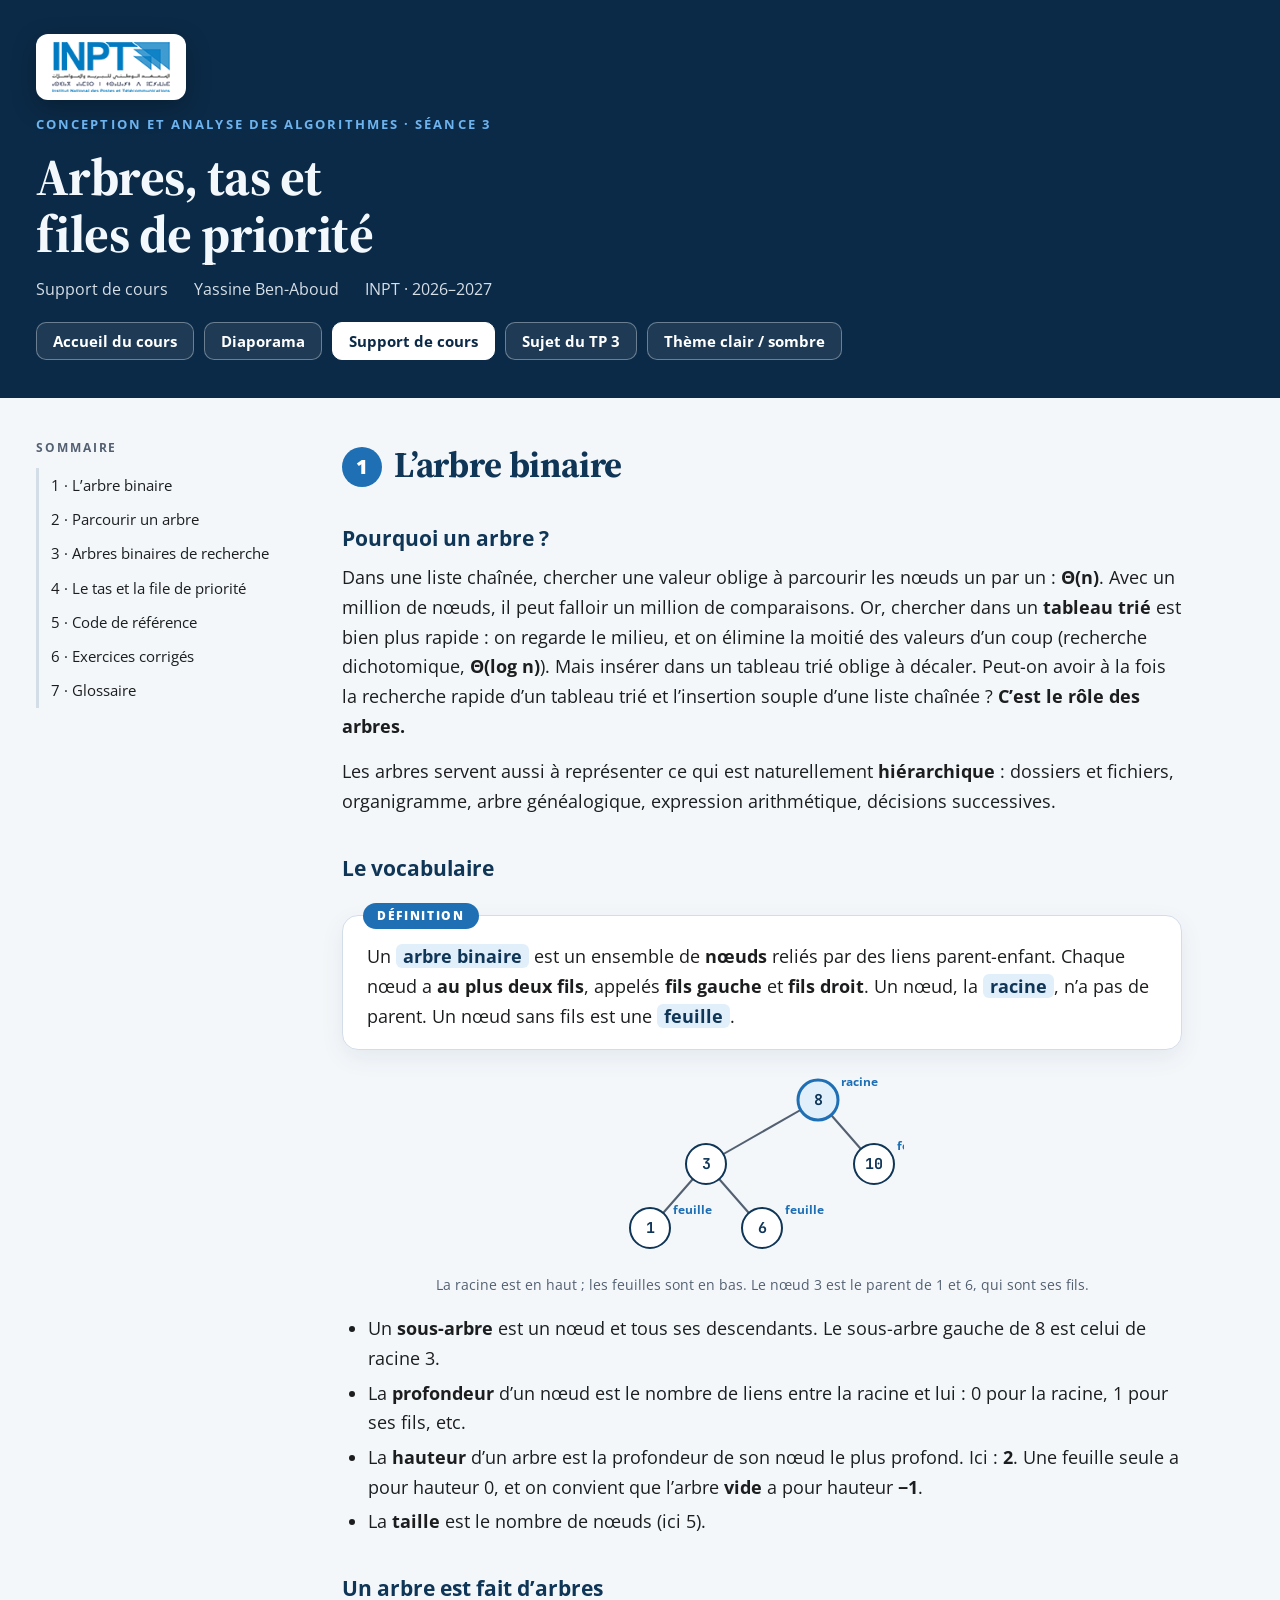
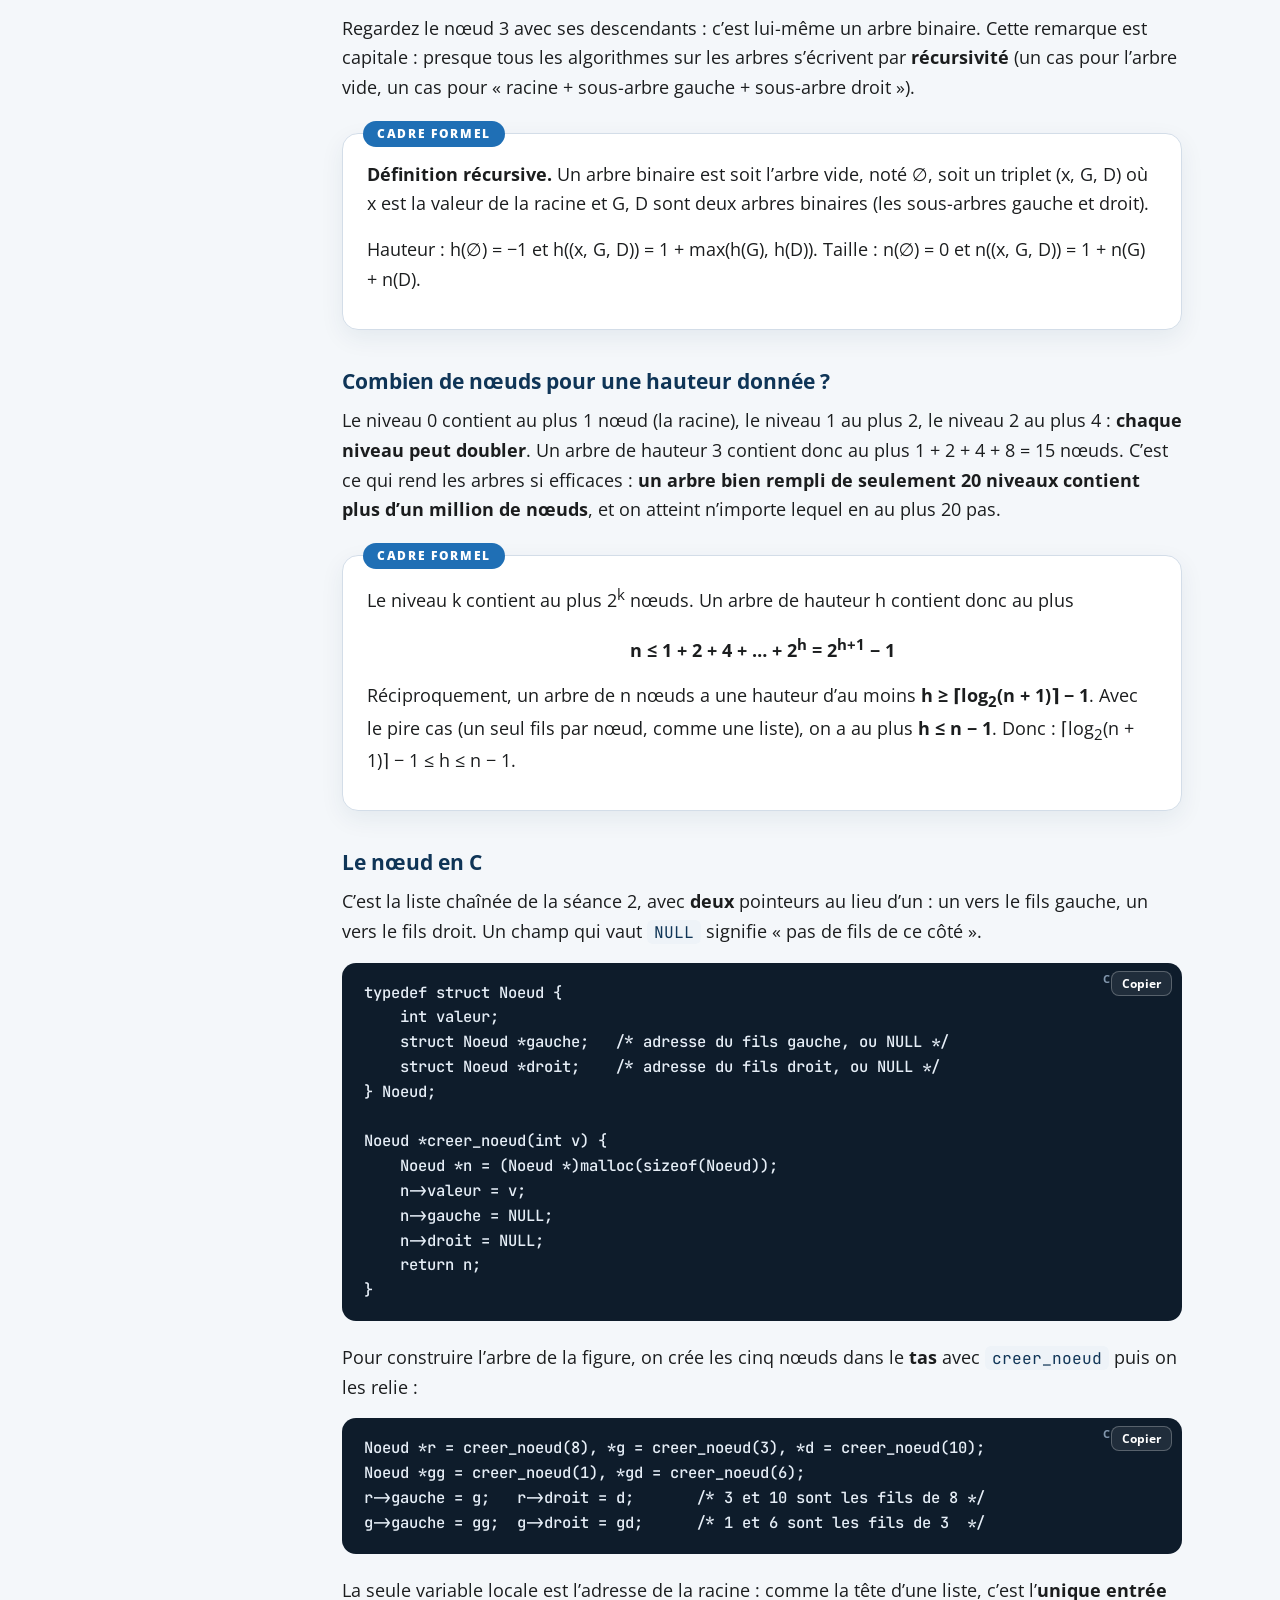
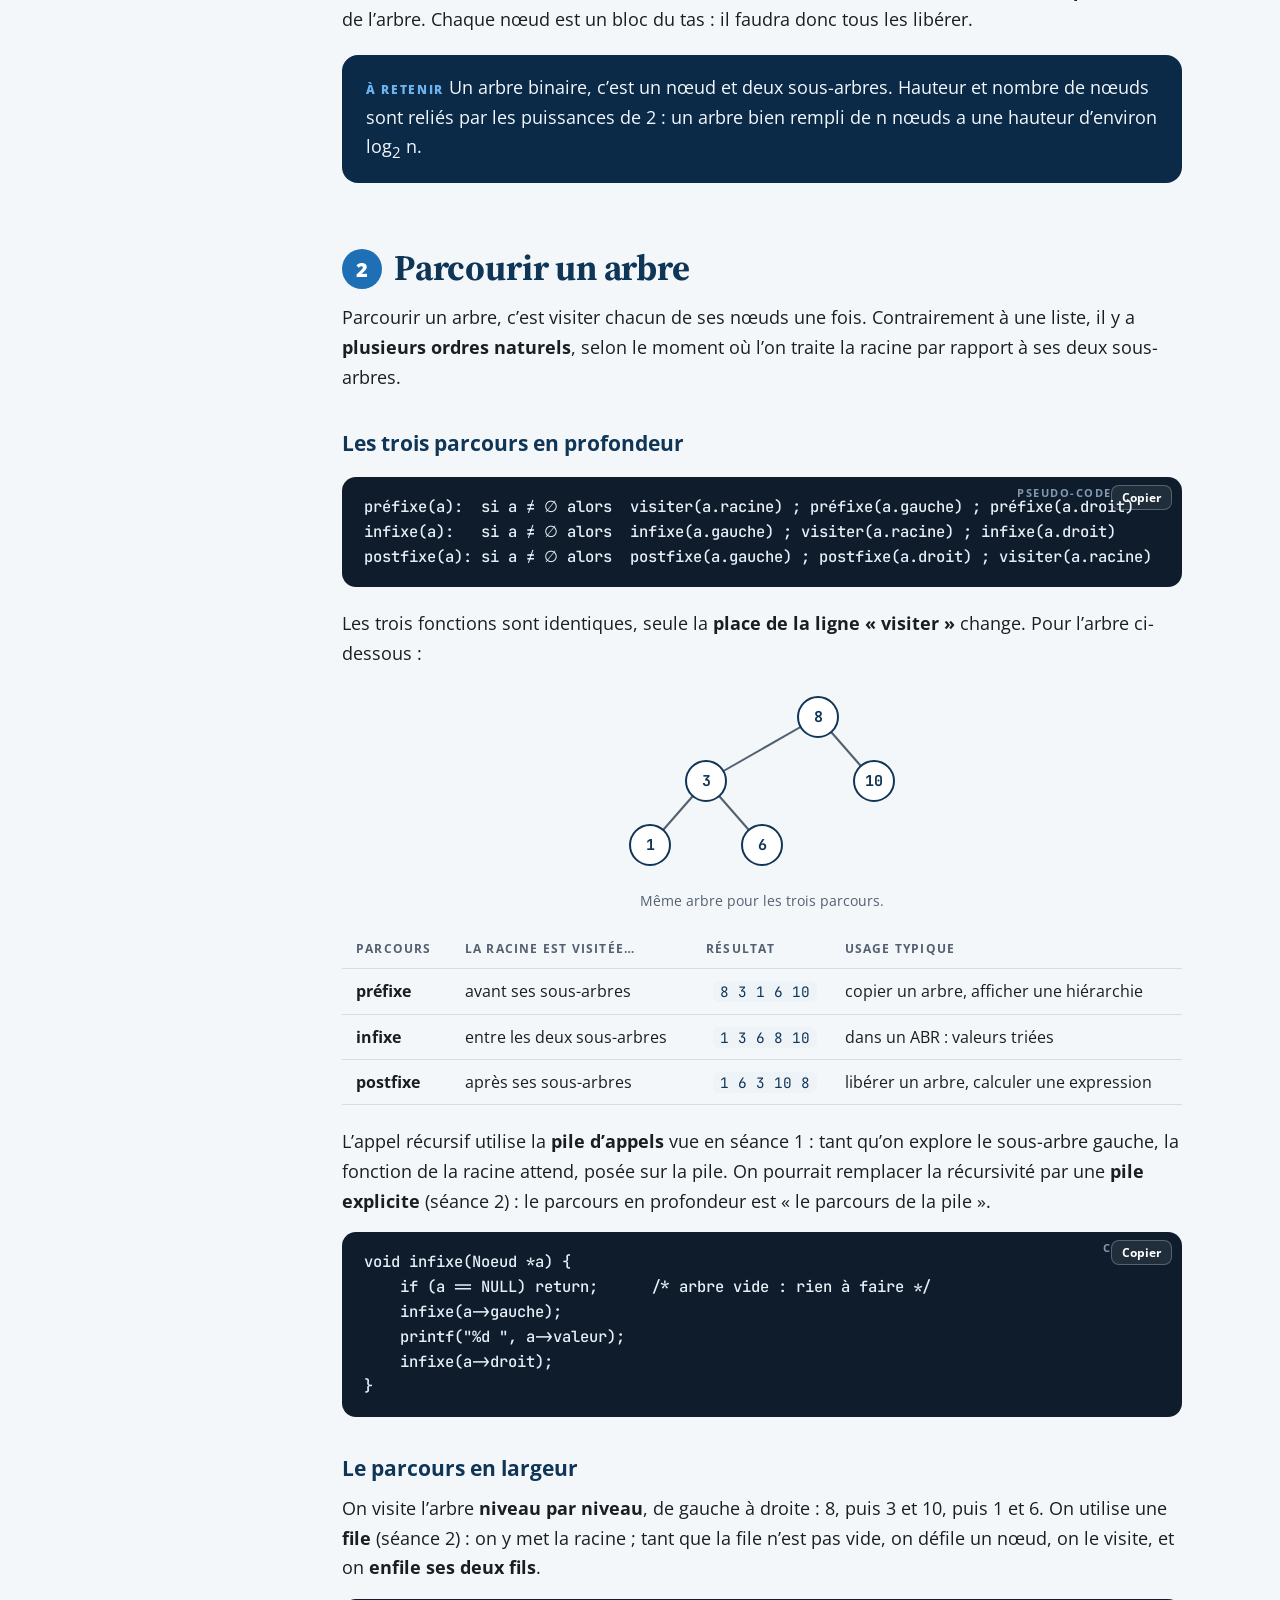
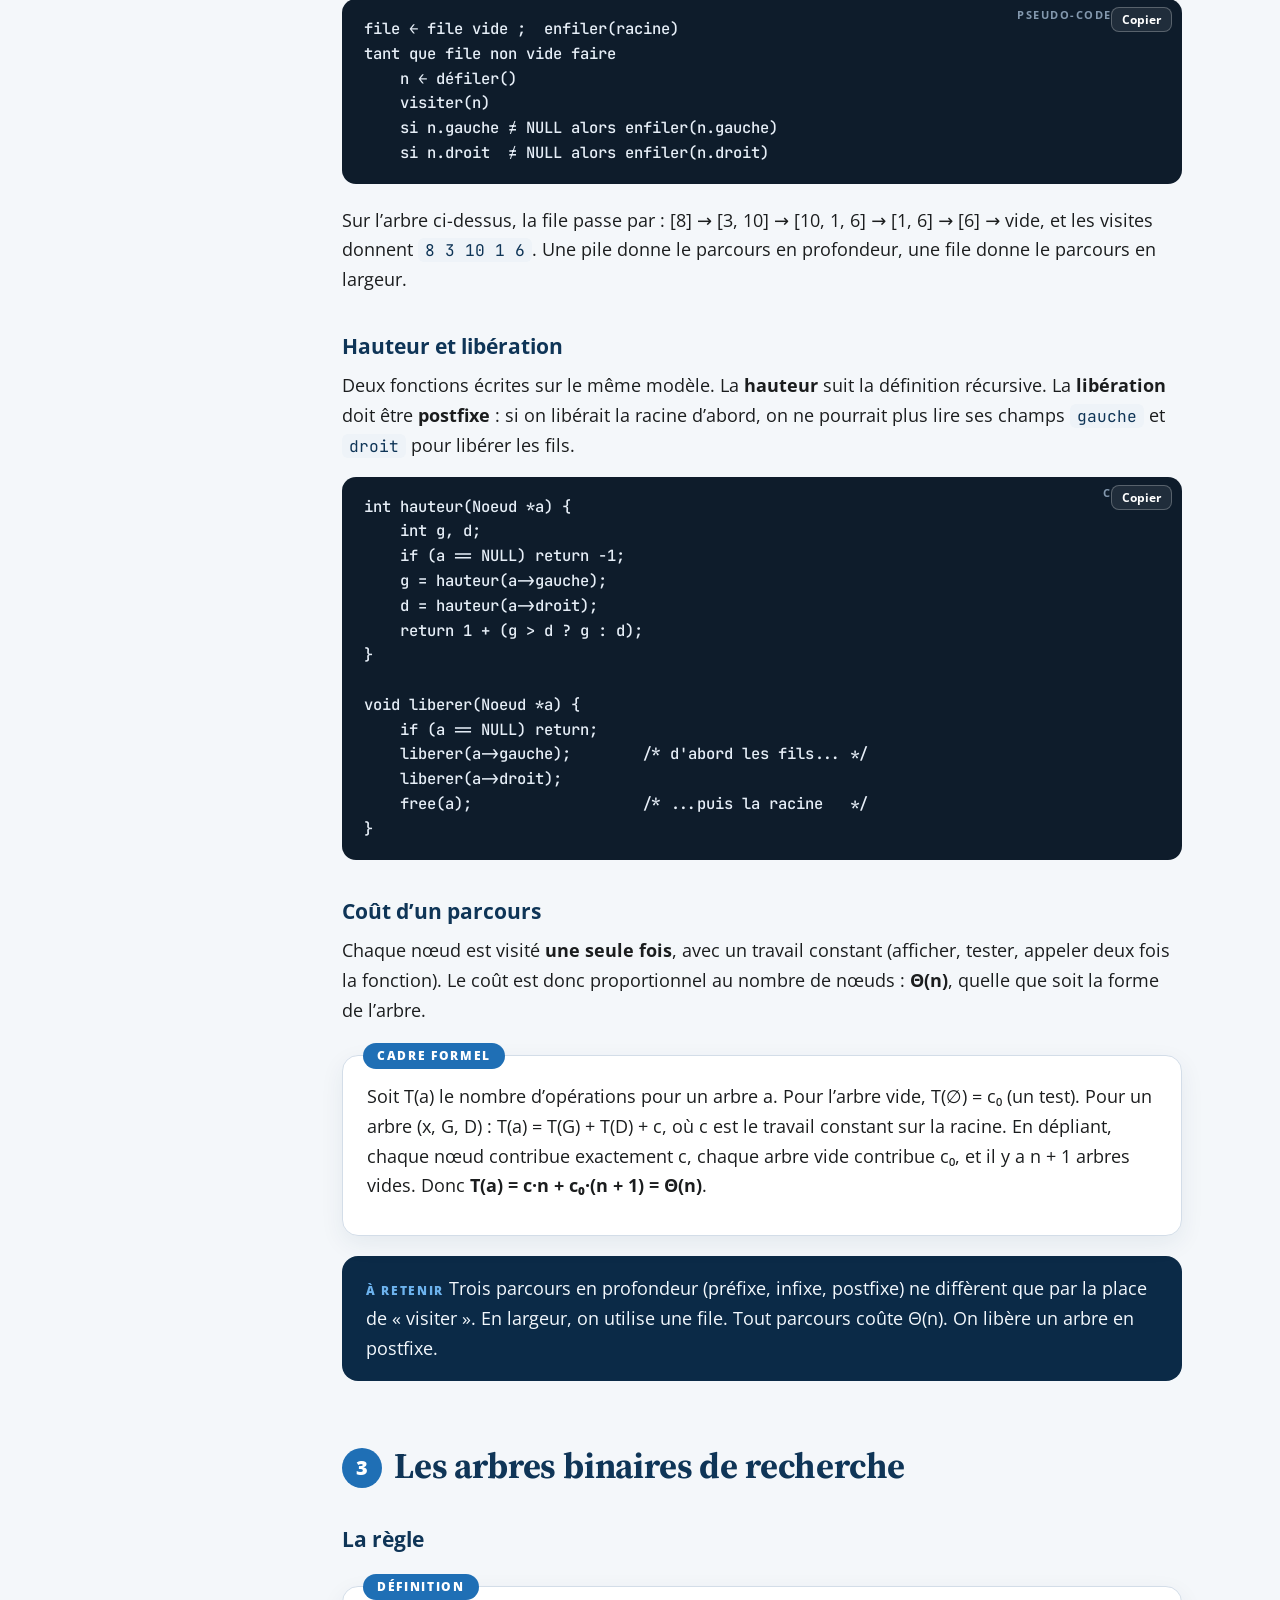
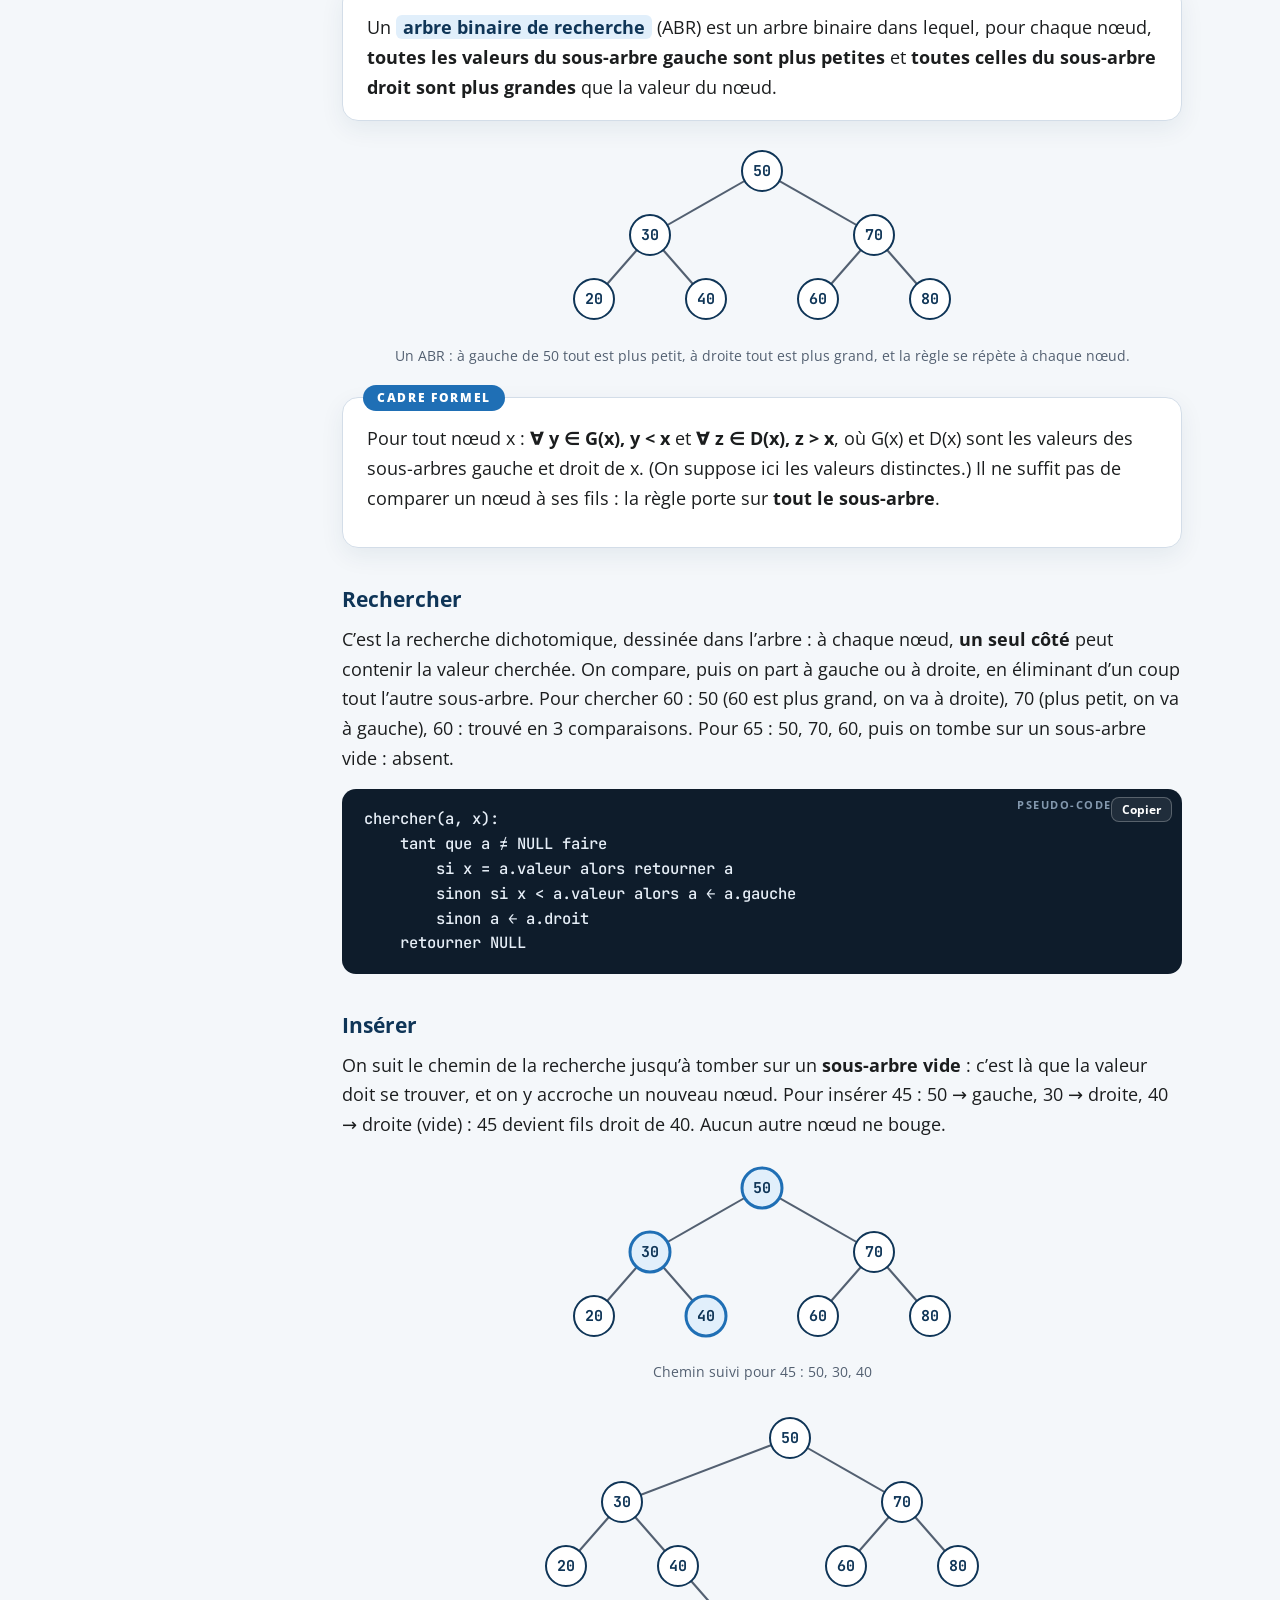
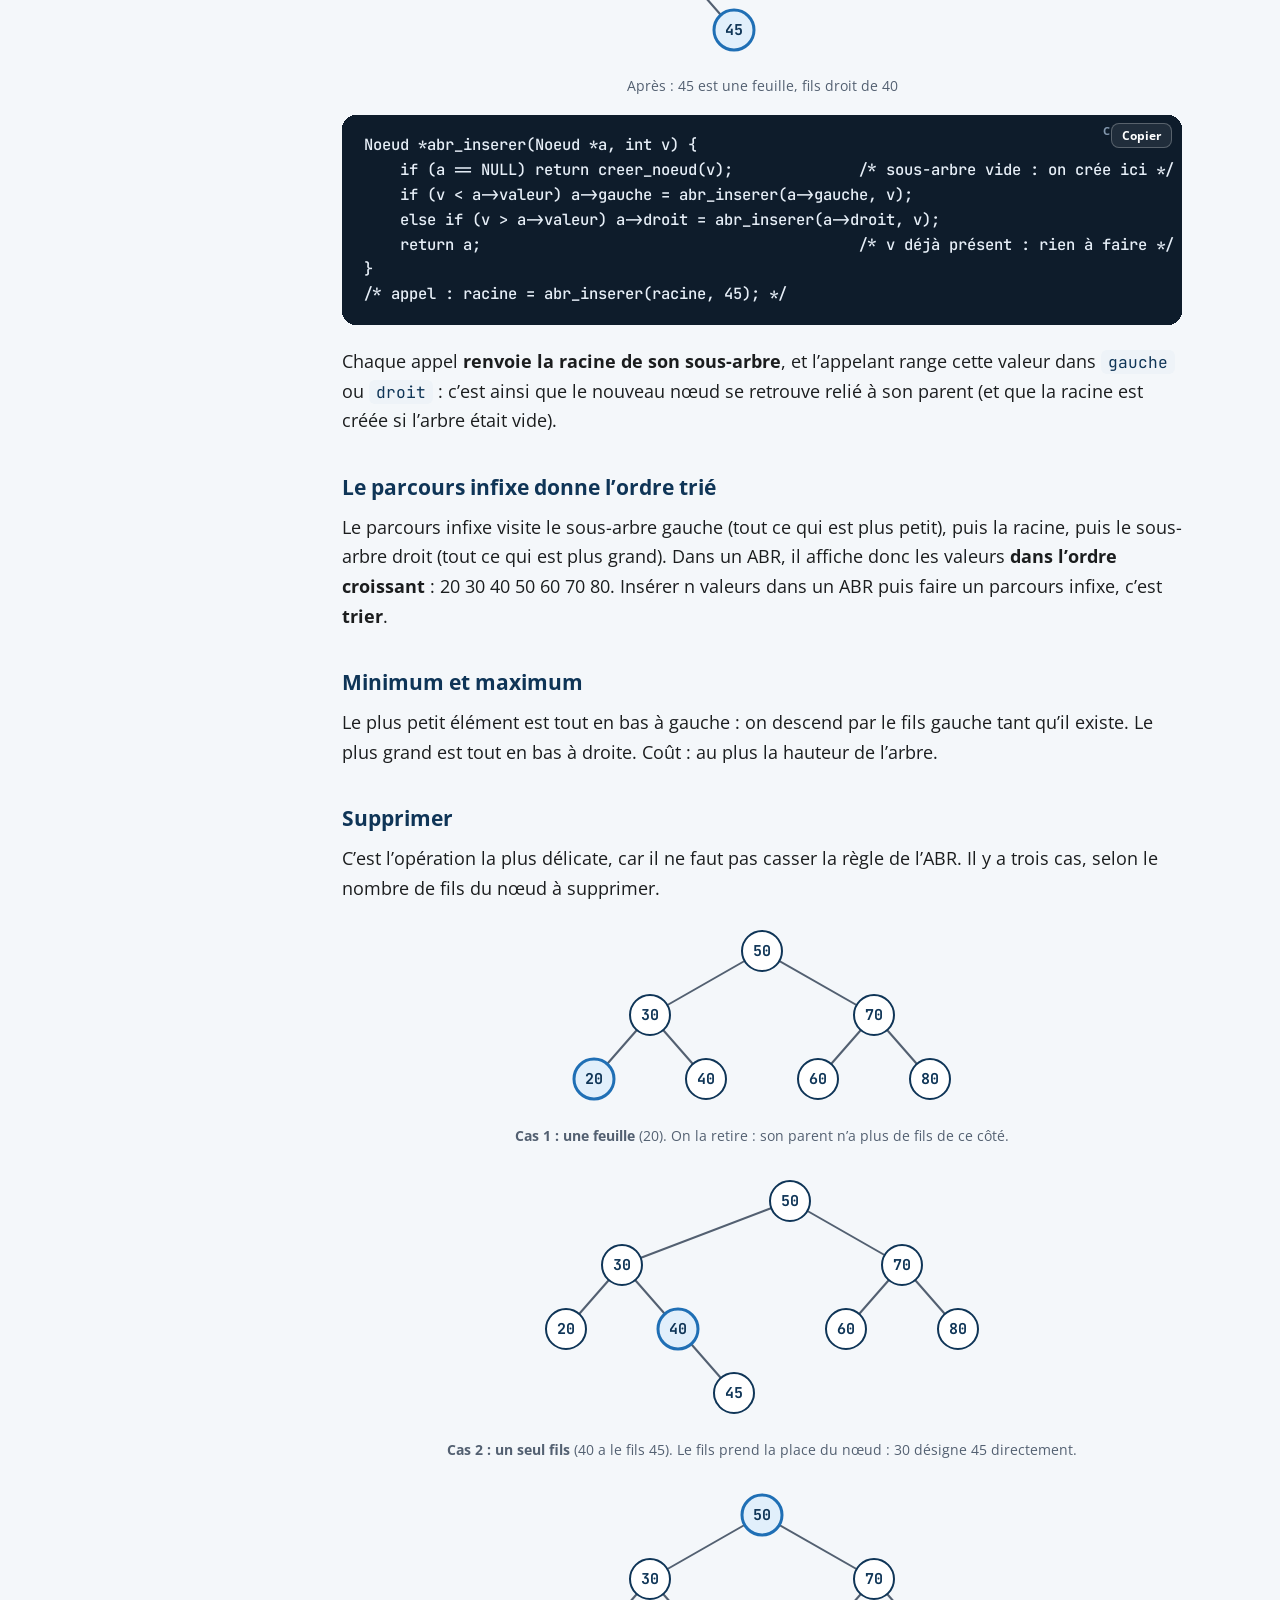
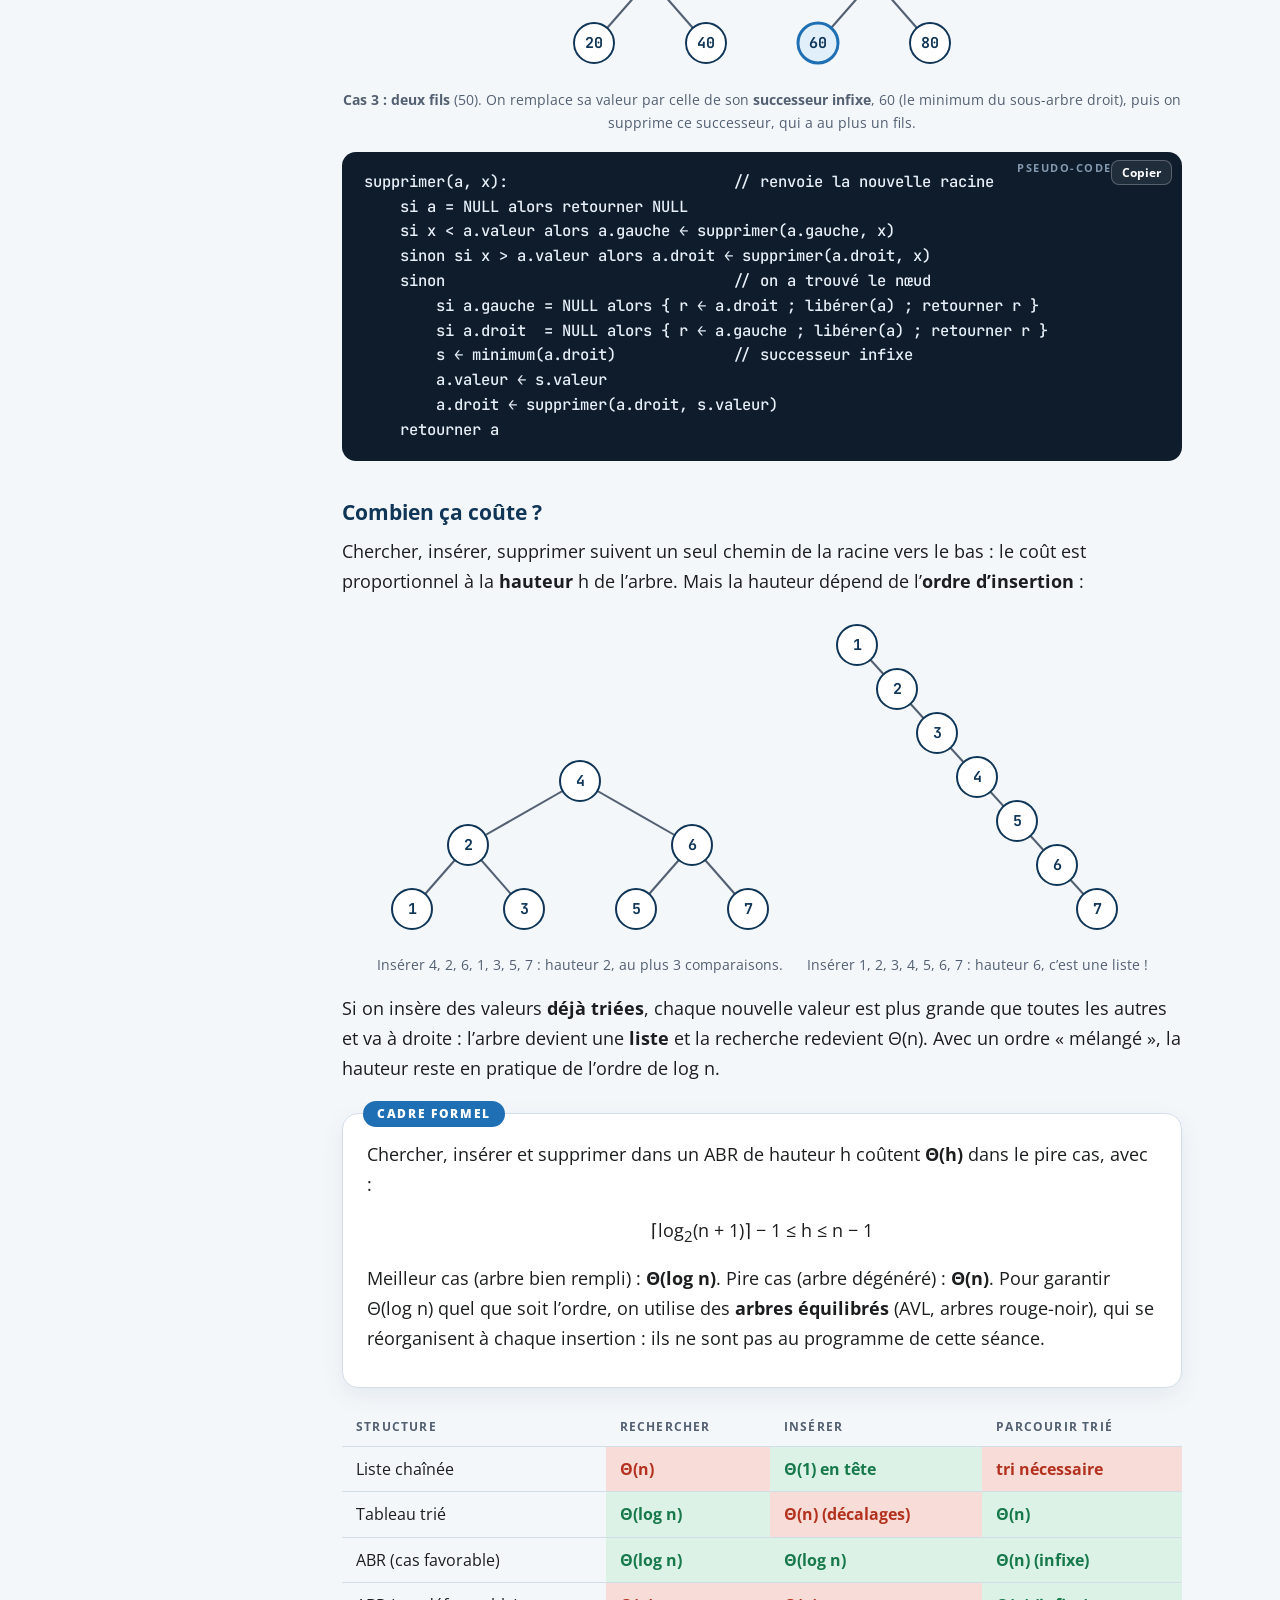
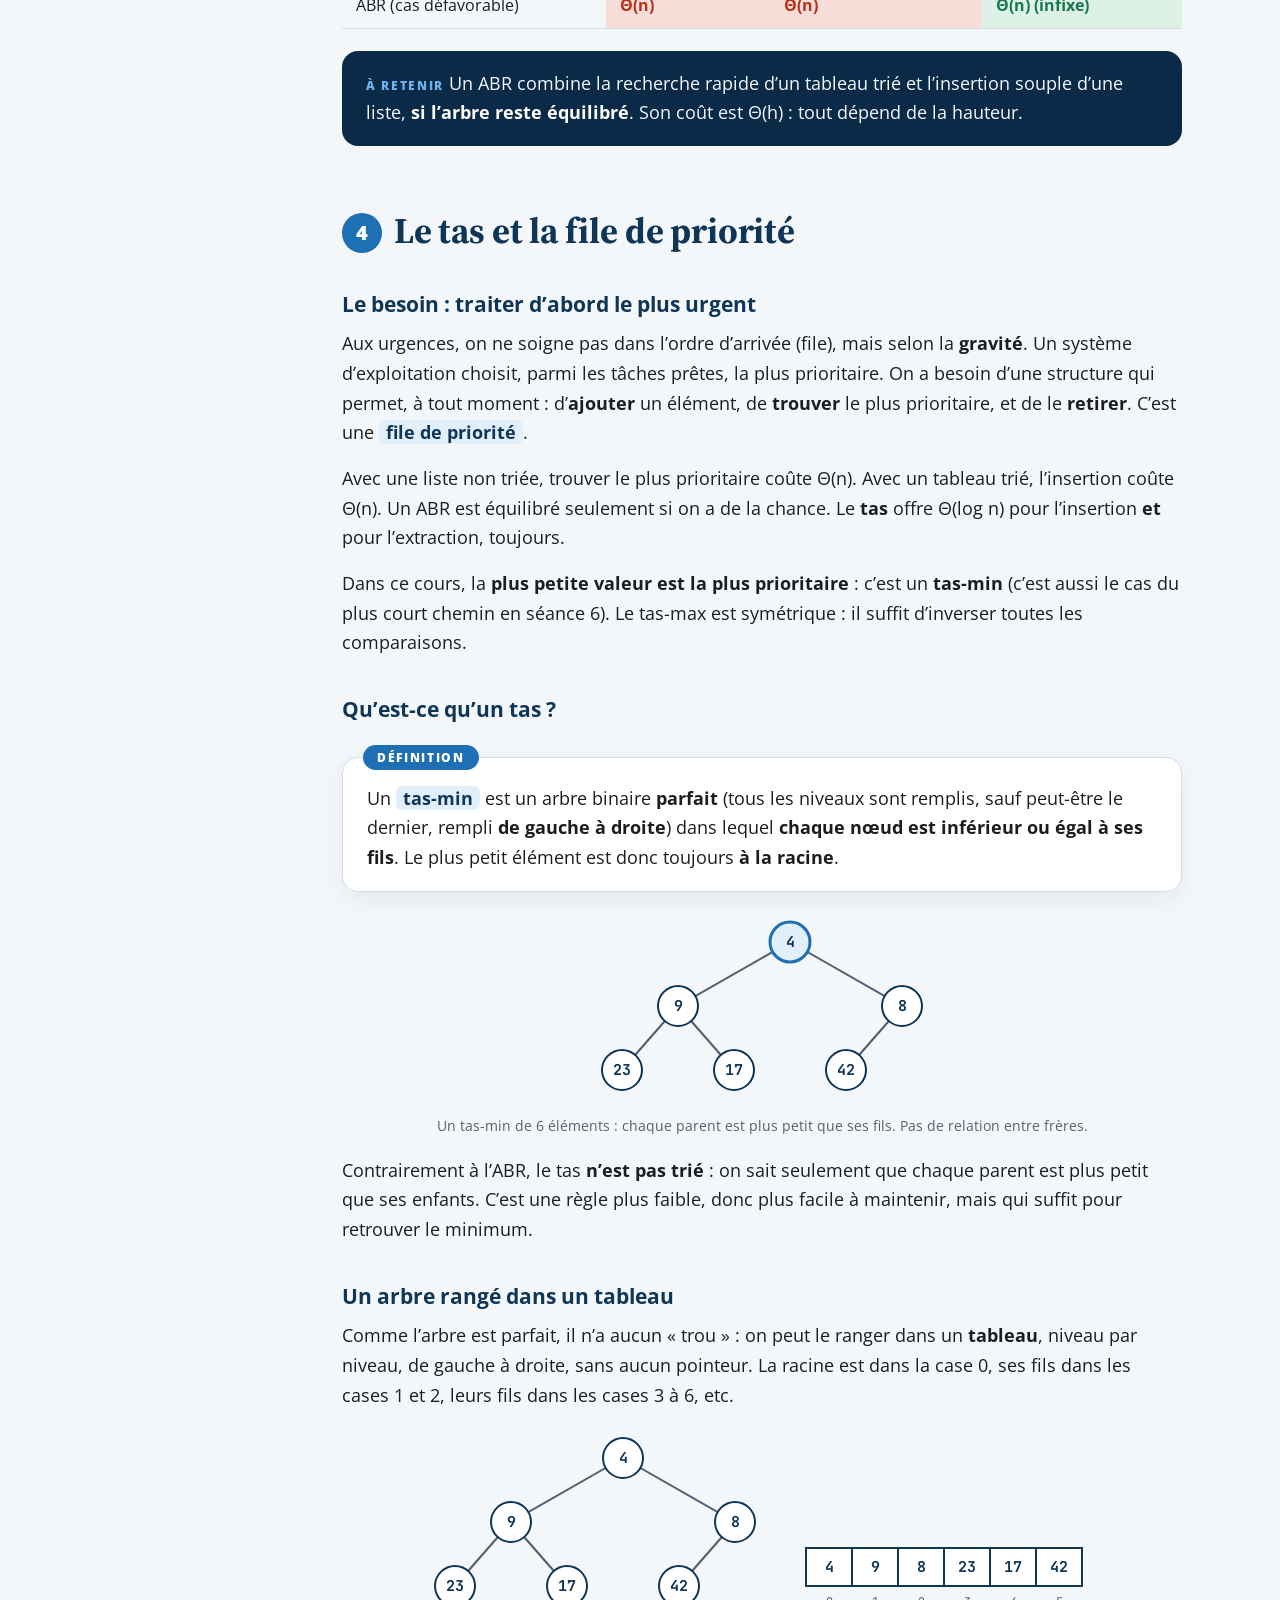
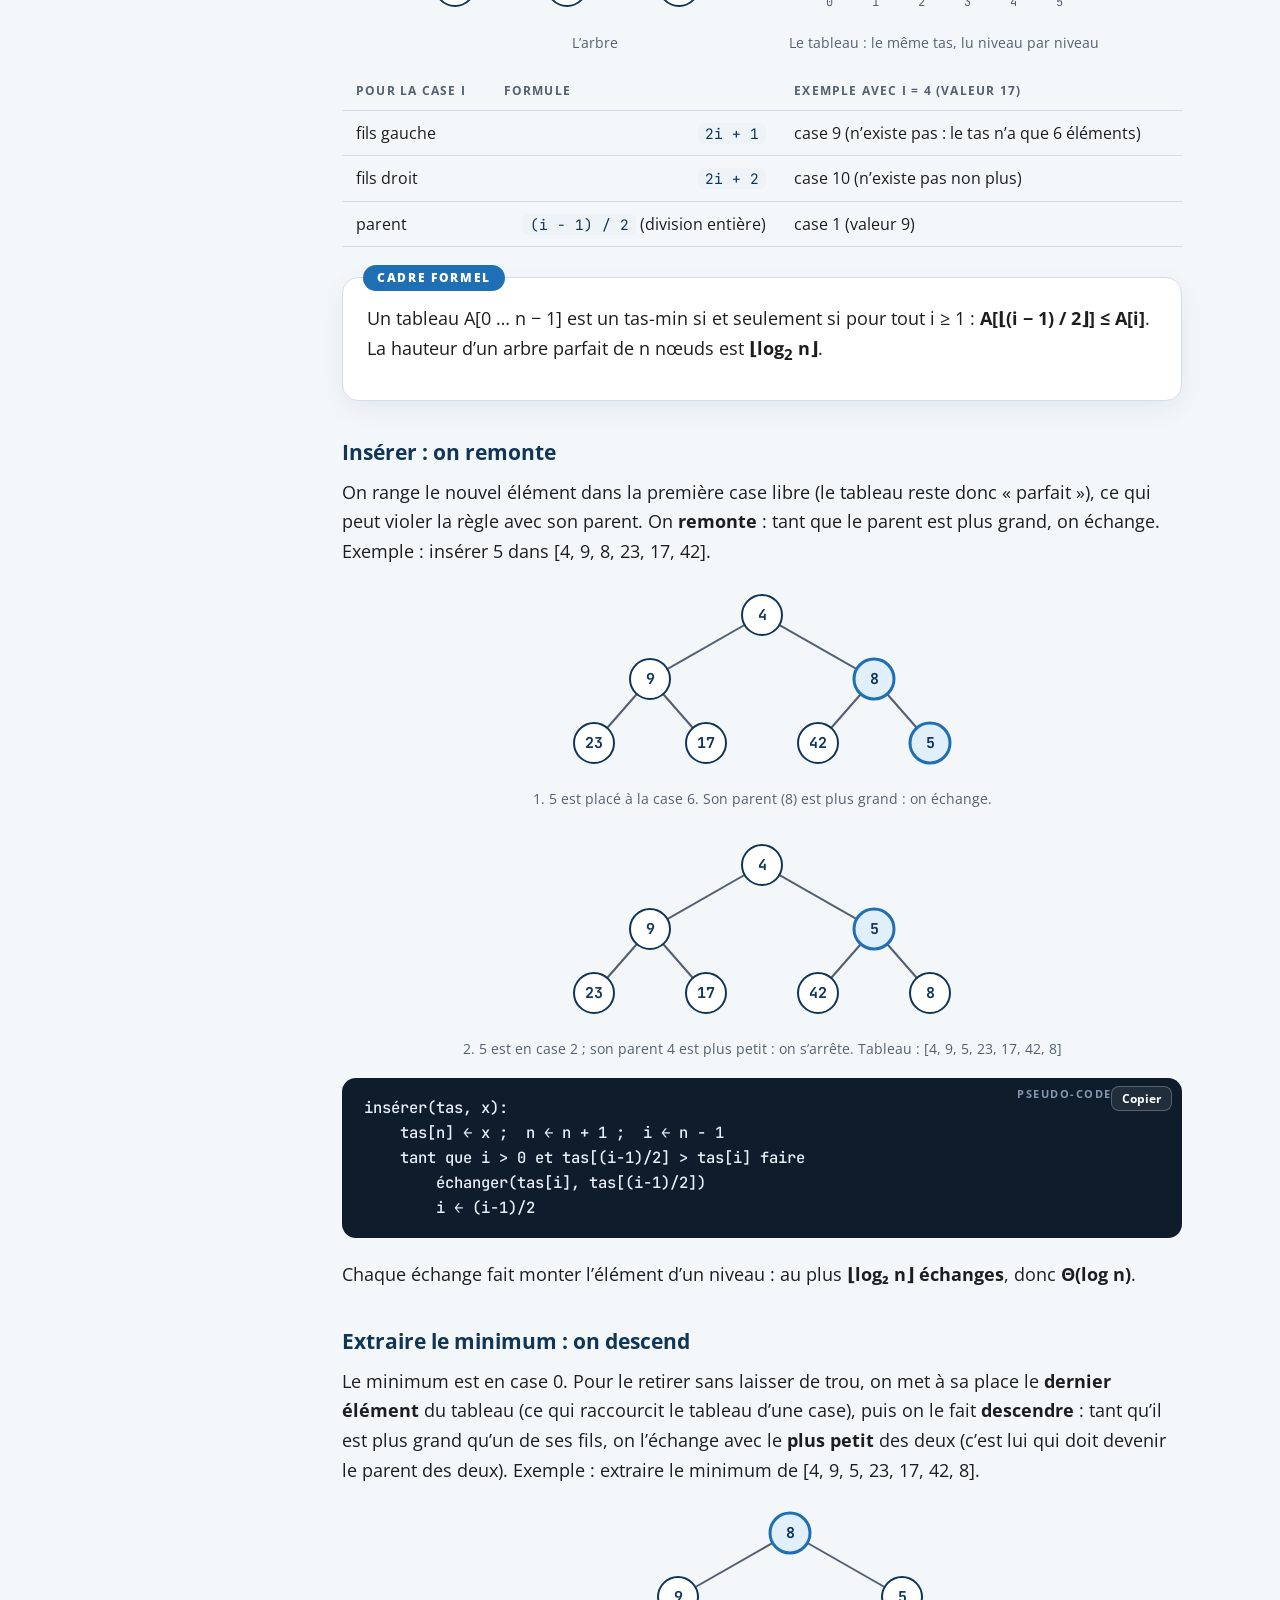
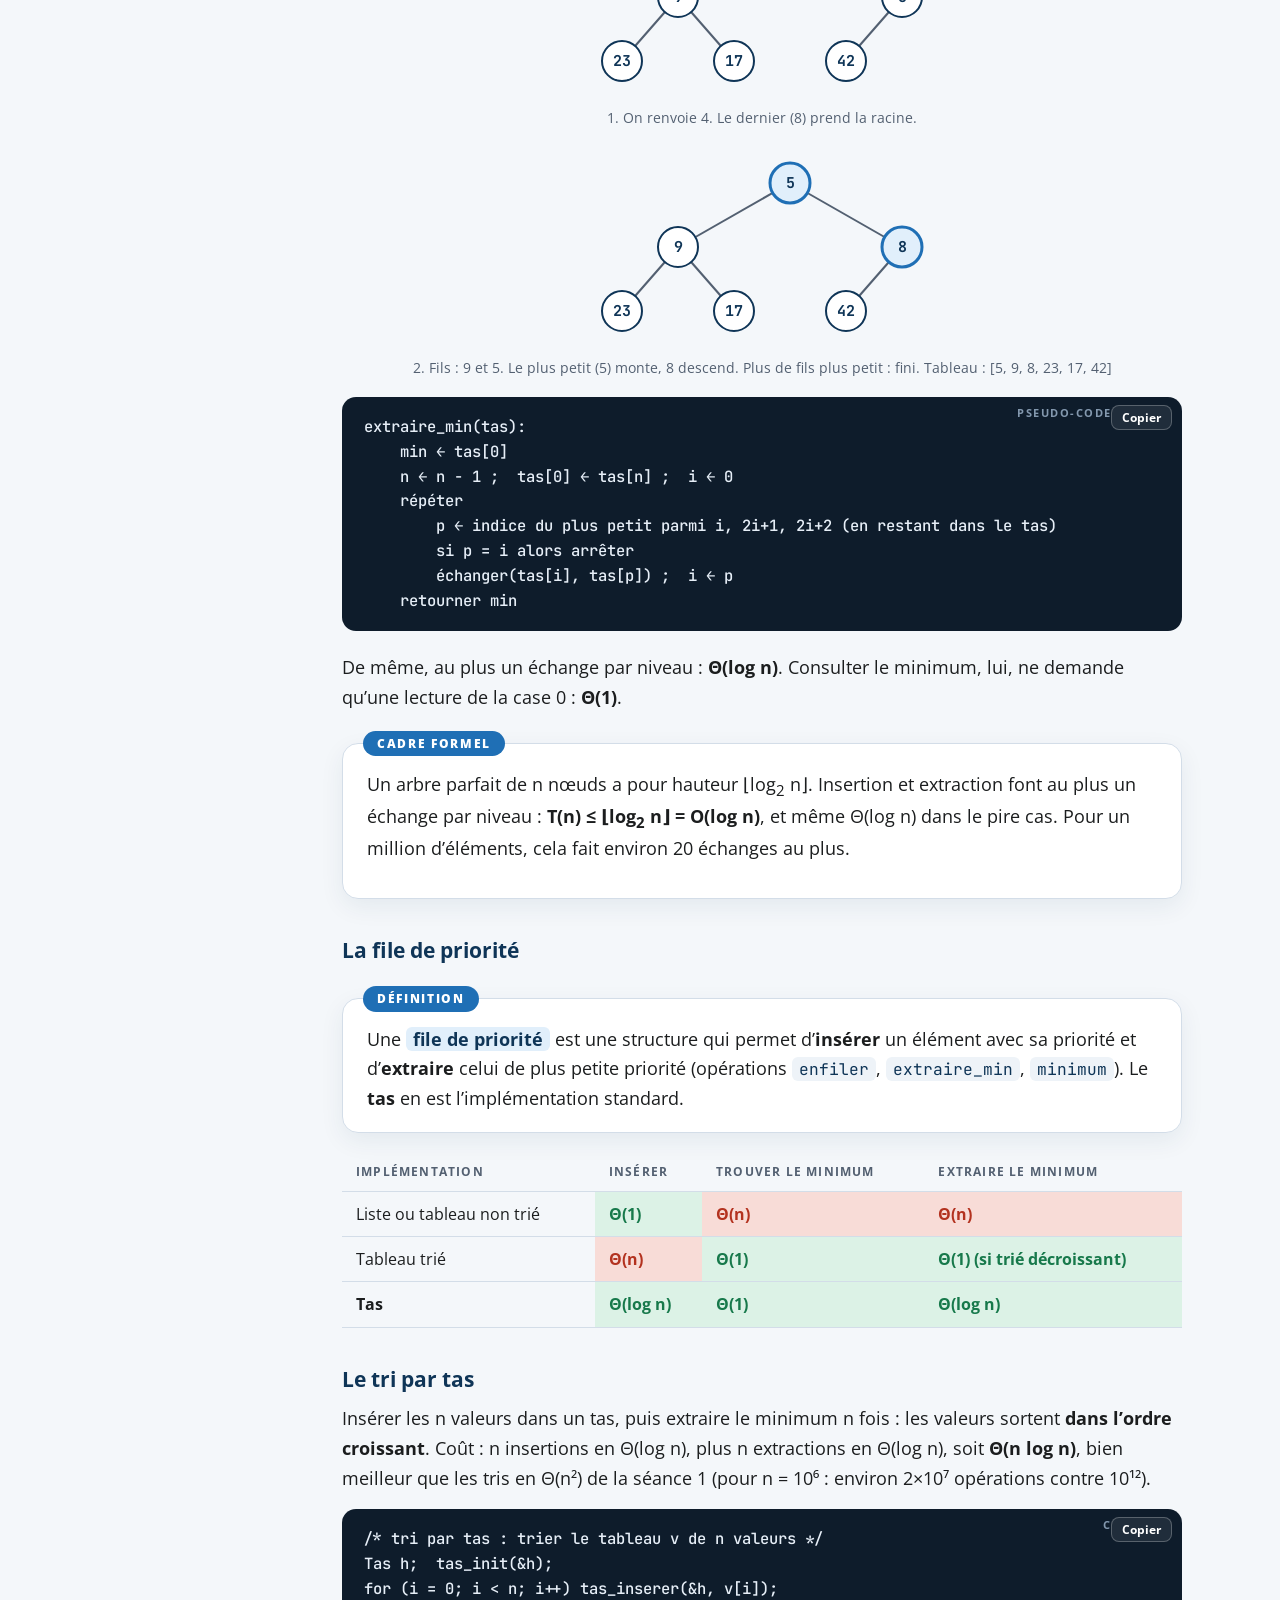
<file: s3/support.html>
<!doctype html>
<html lang="fr">
<head>
<meta charset="utf-8">
<meta name="viewport" content="width=device-width,initial-scale=1">
<title>Support de cours · Séance 3</title>
<link rel="stylesheet" href="https://fonts.googleapis.com/css2?family=Open+Sans:wght@400;600;700;800&family=JetBrains+Mono:wght@400;500;600;700&family=Source+Serif+4:wght@600;700&display=swap">
<link rel="stylesheet" href="../assets/theme.css">
<link rel="stylesheet" href="../assets/doc.css">
</head>
<body>
<header class="top"><div class="gut">
  <div class="plate"><img src="../assets/inpt-logo.png" alt="INPT, Institut National des Postes et Télécommunications"></div>
  <div class="eyebrow">Conception et Analyse des Algorithmes · Séance 3</div>
  <h1>Arbres, tas et files de priorité</h1>
  <div class="meta"><span>Support de cours</span><span>Yassine Ben-Aboud</span><span>INPT · 2026–2027</span></div>
  <nav class="links"><a href="../index.html">Accueil du cours</a><a href="slides.html">Diaporama</a><a class="cur" href="support.html">Support de cours</a><a href="tp.html">Sujet du TP 3</a><button class="tbtn" id="theme" type="button">Thème clair / sombre</button></nav>
</div></header>

<div class="gut layout">
<aside class="toc"><h4>Sommaire</h4>
  <a href="#arbre">1 · L’arbre binaire</a>
  <a href="#parcours">2 · Parcourir un arbre</a>
  <a href="#abr">3 · Arbres binaires de recherche</a>
  <a href="#tas">4 · Le tas et la file de priorité</a>
  <a href="#code">5 · Code de référence</a>
  <a href="#exercices">6 · Exercices corrigés</a>
  <a href="#glossaire">7 · Glossaire</a>
</aside>
<article>

<h2 id="arbre"><span class="n">1</span>L’arbre binaire</h2>
<h3>Pourquoi un arbre ?</h3>
<p>Dans une liste chaînée, chercher une valeur oblige à parcourir les nœuds un par un : <b>Θ(n)</b>. Avec un million de nœuds, il peut falloir un million de comparaisons. Or, chercher dans un <b>tableau trié</b> est bien plus rapide : on regarde le milieu, et on élimine la moitié des valeurs d’un coup (recherche dichotomique, <b>Θ(log n)</b>). Mais insérer dans un tableau trié oblige à décaler. Peut-on avoir à la fois la recherche rapide d’un tableau trié et l’insertion souple d’une liste chaînée ? <b>C’est le rôle des arbres.</b></p>
<p>Les arbres servent aussi à représenter ce qui est naturellement <b>hiérarchique</b> : dossiers et fichiers, organigramme, arbre généalogique, expression arithmétique, décisions successives.</p>
<h3>Le vocabulaire</h3>
<div class="def" data-t="Définition">Un <span class="kw">arbre binaire</span> est un ensemble de <b>nœuds</b> reliés par des liens parent-enfant. Chaque nœud a <b>au plus deux fils</b>, appelés <b>fils gauche</b> et <b>fils droit</b>. Un nœud, la <span class="kw">racine</span>, n’a pas de parent. Un nœud sans fils est une <span class="kw">feuille</span>.</div>
<div style="display:flex;flex-wrap:wrap;gap:24px;justify-content:center;align-items:flex-end;margin:18px 0"><figure style="margin:0;text-align:center"><svg viewBox="0 0 284 188" width="284" style="max-width:100%;height:auto" role="img" aria-label="arbre de racine 8"><line x1="198" y1="30" x2="86" y2="94" stroke="var(--muted)" stroke-width="2"/><line x1="86" y1="94" x2="30" y2="158" stroke="var(--muted)" stroke-width="2"/><line x1="86" y1="94" x2="142" y2="158" stroke="var(--muted)" stroke-width="2"/><line x1="198" y1="30" x2="254" y2="94" stroke="var(--muted)" stroke-width="2"/><circle cx="30" cy="158" r="20" fill="var(--surface)" stroke="var(--head)" stroke-width="2"/><text x="30" y="163" text-anchor="middle" font-family="JetBrains Mono,monospace" font-weight="700" font-size="15" fill="var(--head)">1</text><text x="53" y="144" font-family="Open Sans,sans-serif" font-weight="700" font-size="12" fill="var(--accent)">feuille</text><circle cx="86" cy="94" r="20" fill="var(--surface)" stroke="var(--head)" stroke-width="2"/><text x="86" y="99" text-anchor="middle" font-family="JetBrains Mono,monospace" font-weight="700" font-size="15" fill="var(--head)">3</text><circle cx="142" cy="158" r="20" fill="var(--surface)" stroke="var(--head)" stroke-width="2"/><text x="142" y="163" text-anchor="middle" font-family="JetBrains Mono,monospace" font-weight="700" font-size="15" fill="var(--head)">6</text><text x="165" y="144" font-family="Open Sans,sans-serif" font-weight="700" font-size="12" fill="var(--accent)">feuille</text><circle cx="198" cy="30" r="20" fill="var(--accent-soft)" stroke="var(--accent)" stroke-width="3"/><text x="198" y="35" text-anchor="middle" font-family="JetBrains Mono,monospace" font-weight="700" font-size="15" fill="var(--head)">8</text><text x="221" y="16" font-family="Open Sans,sans-serif" font-weight="700" font-size="12" fill="var(--accent)">racine</text><circle cx="254" cy="94" r="20" fill="var(--surface)" stroke="var(--head)" stroke-width="2"/><text x="254" y="99" text-anchor="middle" font-family="JetBrains Mono,monospace" font-weight="700" font-size="15" fill="var(--head)">10</text><text x="277" y="80" font-family="Open Sans,sans-serif" font-weight="700" font-size="12" fill="var(--accent)">feuille</text></svg><figcaption style="font-size:14px;color:var(--muted);margin-top:6px">La racine est en haut ; les feuilles sont en bas. Le nœud 3 est le parent de 1 et 6, qui sont ses fils.</figcaption></figure></div>
<ul>
  <li>Un <b>sous-arbre</b> est un nœud et tous ses descendants. Le sous-arbre gauche de 8 est celui de racine 3.</li>
  <li>La <b>profondeur</b> d’un nœud est le nombre de liens entre la racine et lui : 0 pour la racine, 1 pour ses fils, etc.</li>
  <li>La <b>hauteur</b> d’un arbre est la profondeur de son nœud le plus profond. Ici : <b>2</b>. Une feuille seule a pour hauteur 0, et on convient que l’arbre <b>vide</b> a pour hauteur <b>−1</b>.</li>
  <li>La <b>taille</b> est le nombre de nœuds (ici 5).</li>
</ul>
<h3>Un arbre est fait d’arbres</h3>
<p>Regardez le nœud 3 avec ses descendants : c’est lui-même un arbre binaire. Cette remarque est capitale : presque tous les algorithmes sur les arbres s’écrivent par <b>récursivité</b> (un cas pour l’arbre vide, un cas pour « racine + sous-arbre gauche + sous-arbre droit »).</p>
<div class="def" data-t="Cadre formel"><p><b>Définition récursive.</b> Un arbre binaire est soit l’arbre vide, noté ∅, soit un triplet (x, G, D) où x est la valeur de la racine et G, D sont deux arbres binaires (les sous-arbres gauche et droit).</p>
<p>Hauteur : h(∅) = −1 et h((x, G, D)) = 1 + max(h(G), h(D)). Taille : n(∅) = 0 et n((x, G, D)) = 1 + n(G) + n(D).</p></div>
<h3>Combien de nœuds pour une hauteur donnée ?</h3>
<p>Le niveau 0 contient au plus 1 nœud (la racine), le niveau 1 au plus 2, le niveau 2 au plus 4 : <b>chaque niveau peut doubler</b>. Un arbre de hauteur 3 contient donc au plus 1 + 2 + 4 + 8 = 15 nœuds. C’est ce qui rend les arbres si efficaces : <b>un arbre bien rempli de seulement 20 niveaux contient plus d’un million de nœuds</b>, et on atteint n’importe lequel en au plus 20 pas.</p>
<div class="def" data-t="Cadre formel"><p>Le niveau k contient au plus 2<sup>k</sup> nœuds. Un arbre de hauteur h contient donc au plus</p>
<p style="text-align:center"><b>n ≤ 1 + 2 + 4 + … + 2<sup>h</sup> = 2<sup>h+1</sup> − 1</b></p>
<p>Réciproquement, un arbre de n nœuds a une hauteur d’au moins <b>h ≥ ⌈log<sub>2</sub>(n + 1)⌉ − 1</b>. Avec le pire cas (un seul fils par nœud, comme une liste), on a au plus <b>h ≤ n − 1</b>. Donc : ⌈log<sub>2</sub>(n + 1)⌉ − 1 ≤ h ≤ n − 1.</p></div>
<h3>Le nœud en C</h3>
<p>C’est la liste chaînée de la séance 2, avec <b>deux</b> pointeurs au lieu d’un : un vers le fils gauche, un vers le fils droit. Un champ qui vaut <code>NULL</code> signifie « pas de fils de ce côté ».</p>
<pre class="code" data-lang="C">typedef struct Noeud {
    int valeur;
    struct Noeud *gauche;   /* adresse du fils gauche, ou NULL */
    struct Noeud *droit;    /* adresse du fils droit, ou NULL */
} Noeud;

Noeud *creer_noeud(int v) {
    Noeud *n = (Noeud *)malloc(sizeof(Noeud));
    n-&gt;valeur = v;
    n-&gt;gauche = NULL;
    n-&gt;droit = NULL;
    return n;
}</pre>
<p>Pour construire l’arbre de la figure, on crée les cinq nœuds dans le <b>tas</b> avec <code>creer_noeud</code> puis on les relie :</p>
<pre class="code" data-lang="C">Noeud *r = creer_noeud(8), *g = creer_noeud(3), *d = creer_noeud(10);
Noeud *gg = creer_noeud(1), *gd = creer_noeud(6);
r-&gt;gauche = g;   r-&gt;droit = d;       /* 3 et 10 sont les fils de 8 */
g-&gt;gauche = gg;  g-&gt;droit = gd;      /* 1 et 6 sont les fils de 3  */</pre>
<p>La seule variable locale est l’adresse de la racine : comme la tête d’une liste, c’est l’<b>unique entrée</b> de l’arbre. Chaque nœud est un bloc du tas : il faudra donc tous les libérer.</p>
<div class="keep">Un arbre binaire, c’est un nœud et deux sous-arbres. Hauteur et nombre de nœuds sont reliés par les puissances de 2 : un arbre bien rempli de n nœuds a une hauteur d’environ log<sub>2</sub> n.</div>

<h2 id="parcours"><span class="n">2</span>Parcourir un arbre</h2>
<p>Parcourir un arbre, c’est visiter chacun de ses nœuds une fois. Contrairement à une liste, il y a <b>plusieurs ordres naturels</b>, selon le moment où l’on traite la racine par rapport à ses deux sous-arbres.</p>
<h3>Les trois parcours en profondeur</h3>
<pre class="code" data-lang="pseudo-code">préfixe(a):  si a ≠ ∅ alors  visiter(a.racine) ; préfixe(a.gauche) ; préfixe(a.droit)
infixe(a):   si a ≠ ∅ alors  infixe(a.gauche) ; visiter(a.racine) ; infixe(a.droit)
postfixe(a): si a ≠ ∅ alors  postfixe(a.gauche) ; postfixe(a.droit) ; visiter(a.racine)</pre>
<p>Les trois fonctions sont identiques, seule la <b>place de la ligne « visiter »</b> change. Pour l’arbre ci-dessous :</p>
<div style="display:flex;flex-wrap:wrap;gap:24px;justify-content:center;align-items:flex-end;margin:18px 0"><figure style="margin:0;text-align:center"><svg viewBox="0 0 284 188" width="284" style="max-width:100%;height:auto" role="img" aria-label="arbre 8, 3, 10, 1, 6"><line x1="198" y1="30" x2="86" y2="94" stroke="var(--muted)" stroke-width="2"/><line x1="86" y1="94" x2="30" y2="158" stroke="var(--muted)" stroke-width="2"/><line x1="86" y1="94" x2="142" y2="158" stroke="var(--muted)" stroke-width="2"/><line x1="198" y1="30" x2="254" y2="94" stroke="var(--muted)" stroke-width="2"/><circle cx="30" cy="158" r="20" fill="var(--surface)" stroke="var(--head)" stroke-width="2"/><text x="30" y="163" text-anchor="middle" font-family="JetBrains Mono,monospace" font-weight="700" font-size="15" fill="var(--head)">1</text><circle cx="86" cy="94" r="20" fill="var(--surface)" stroke="var(--head)" stroke-width="2"/><text x="86" y="99" text-anchor="middle" font-family="JetBrains Mono,monospace" font-weight="700" font-size="15" fill="var(--head)">3</text><circle cx="142" cy="158" r="20" fill="var(--surface)" stroke="var(--head)" stroke-width="2"/><text x="142" y="163" text-anchor="middle" font-family="JetBrains Mono,monospace" font-weight="700" font-size="15" fill="var(--head)">6</text><circle cx="198" cy="30" r="20" fill="var(--surface)" stroke="var(--head)" stroke-width="2"/><text x="198" y="35" text-anchor="middle" font-family="JetBrains Mono,monospace" font-weight="700" font-size="15" fill="var(--head)">8</text><circle cx="254" cy="94" r="20" fill="var(--surface)" stroke="var(--head)" stroke-width="2"/><text x="254" y="99" text-anchor="middle" font-family="JetBrains Mono,monospace" font-weight="700" font-size="15" fill="var(--head)">10</text></svg><figcaption style="font-size:14px;color:var(--muted);margin-top:6px">Même arbre pour les trois parcours.</figcaption></figure></div>
<div class="tw"><table class="tbl">
  <tr><th>Parcours</th><th>La racine est visitée…</th><th>Résultat</th><th>Usage typique</th></tr>
  <tr><td><b>préfixe</b></td><td>avant ses sous-arbres</td><td class="num"><code>8 3 1 6 10</code></td><td>copier un arbre, afficher une hiérarchie</td></tr>
  <tr><td><b>infixe</b></td><td>entre les deux sous-arbres</td><td class="num"><code>1 3 6 8 10</code></td><td>dans un ABR : valeurs triées</td></tr>
  <tr><td><b>postfixe</b></td><td>après ses sous-arbres</td><td class="num"><code>1 6 3 10 8</code></td><td>libérer un arbre, calculer une expression</td></tr>
</table></div>
<p>L’appel récursif utilise la <b>pile d’appels</b> vue en séance 1 : tant qu’on explore le sous-arbre gauche, la fonction de la racine attend, posée sur la pile. On pourrait remplacer la récursivité par une <b>pile explicite</b> (séance 2) : le parcours en profondeur est « le parcours de la pile ».</p>
<pre class="code" data-lang="C">void infixe(Noeud *a) {
    if (a == NULL) return;      /* arbre vide : rien à faire */
    infixe(a-&gt;gauche);
    printf("%d ", a-&gt;valeur);
    infixe(a-&gt;droit);
}</pre>
<h3>Le parcours en largeur</h3>
<p>On visite l’arbre <b>niveau par niveau</b>, de gauche à droite : 8, puis 3 et 10, puis 1 et 6. On utilise une <b>file</b> (séance 2) : on y met la racine ; tant que la file n’est pas vide, on défile un nœud, on le visite, et on <b>enfile ses deux fils</b>.</p>
<pre class="code" data-lang="pseudo-code">file ← file vide ;  enfiler(racine)
tant que file non vide faire
    n ← défiler()
    visiter(n)
    si n.gauche ≠ NULL alors enfiler(n.gauche)
    si n.droit  ≠ NULL alors enfiler(n.droit)</pre>
<p>Sur l’arbre ci-dessus, la file passe par : [8] → [3, 10] → [10, 1, 6] → [1, 6] → [6] → vide, et les visites donnent <code>8 3 10 1 6</code>. Une pile donne le parcours en profondeur, une file donne le parcours en largeur.</p>
<h3>Hauteur et libération</h3>
<p>Deux fonctions écrites sur le même modèle. La <b>hauteur</b> suit la définition récursive. La <b>libération</b> doit être <b>postfixe</b> : si on libérait la racine d’abord, on ne pourrait plus lire ses champs <code>gauche</code> et <code>droit</code> pour libérer les fils.</p>
<pre class="code" data-lang="C">int hauteur(Noeud *a) {
    int g, d;
    if (a == NULL) return -1;
    g = hauteur(a-&gt;gauche);
    d = hauteur(a-&gt;droit);
    return 1 + (g &gt; d ? g : d);
}

void liberer(Noeud *a) {
    if (a == NULL) return;
    liberer(a-&gt;gauche);        /* d'abord les fils... */
    liberer(a-&gt;droit);
    free(a);                   /* ...puis la racine   */
}</pre>
<h3>Coût d’un parcours</h3>
<p>Chaque nœud est visité <b>une seule fois</b>, avec un travail constant (afficher, tester, appeler deux fois la fonction). Le coût est donc proportionnel au nombre de nœuds : <b>Θ(n)</b>, quelle que soit la forme de l’arbre.</p>
<div class="def" data-t="Cadre formel"><p>Soit T(a) le nombre d’opérations pour un arbre a. Pour l’arbre vide, T(∅) = c₀ (un test). Pour un arbre (x, G, D) : T(a) = T(G) + T(D) + c, où c est le travail constant sur la racine. En dépliant, chaque nœud contribue exactement c, chaque arbre vide contribue c₀, et il y a n + 1 arbres vides. Donc <b>T(a) = c·n + c₀·(n + 1) = Θ(n)</b>.</p></div>
<div class="keep">Trois parcours en profondeur (préfixe, infixe, postfixe) ne diffèrent que par la place de « visiter ». En largeur, on utilise une file. Tout parcours coûte Θ(n). On libère un arbre en postfixe.</div>

<h2 id="abr"><span class="n">3</span>Les arbres binaires de recherche</h2>
<h3>La règle</h3>
<div class="def" data-t="Définition">Un <span class="kw">arbre binaire de recherche</span> (ABR) est un arbre binaire dans lequel, pour chaque nœud, <b>toutes les valeurs du sous-arbre gauche sont plus petites</b> et <b>toutes celles du sous-arbre droit sont plus grandes</b> que la valeur du nœud.</div>
<div style="display:flex;flex-wrap:wrap;gap:24px;justify-content:center;align-items:flex-end;margin:18px 0"><figure style="margin:0;text-align:center"><svg viewBox="0 0 396 188" width="396" style="max-width:100%;height:auto" role="img" aria-label="ABR 50, 30, 70, 20, 40, 60, 80"><line x1="198" y1="30" x2="86" y2="94" stroke="var(--muted)" stroke-width="2"/><line x1="86" y1="94" x2="30" y2="158" stroke="var(--muted)" stroke-width="2"/><line x1="86" y1="94" x2="142" y2="158" stroke="var(--muted)" stroke-width="2"/><line x1="198" y1="30" x2="310" y2="94" stroke="var(--muted)" stroke-width="2"/><line x1="310" y1="94" x2="254" y2="158" stroke="var(--muted)" stroke-width="2"/><line x1="310" y1="94" x2="366" y2="158" stroke="var(--muted)" stroke-width="2"/><circle cx="30" cy="158" r="20" fill="var(--surface)" stroke="var(--head)" stroke-width="2"/><text x="30" y="163" text-anchor="middle" font-family="JetBrains Mono,monospace" font-weight="700" font-size="15" fill="var(--head)">20</text><circle cx="86" cy="94" r="20" fill="var(--surface)" stroke="var(--head)" stroke-width="2"/><text x="86" y="99" text-anchor="middle" font-family="JetBrains Mono,monospace" font-weight="700" font-size="15" fill="var(--head)">30</text><circle cx="142" cy="158" r="20" fill="var(--surface)" stroke="var(--head)" stroke-width="2"/><text x="142" y="163" text-anchor="middle" font-family="JetBrains Mono,monospace" font-weight="700" font-size="15" fill="var(--head)">40</text><circle cx="198" cy="30" r="20" fill="var(--surface)" stroke="var(--head)" stroke-width="2"/><text x="198" y="35" text-anchor="middle" font-family="JetBrains Mono,monospace" font-weight="700" font-size="15" fill="var(--head)">50</text><circle cx="254" cy="158" r="20" fill="var(--surface)" stroke="var(--head)" stroke-width="2"/><text x="254" y="163" text-anchor="middle" font-family="JetBrains Mono,monospace" font-weight="700" font-size="15" fill="var(--head)">60</text><circle cx="310" cy="94" r="20" fill="var(--surface)" stroke="var(--head)" stroke-width="2"/><text x="310" y="99" text-anchor="middle" font-family="JetBrains Mono,monospace" font-weight="700" font-size="15" fill="var(--head)">70</text><circle cx="366" cy="158" r="20" fill="var(--surface)" stroke="var(--head)" stroke-width="2"/><text x="366" y="163" text-anchor="middle" font-family="JetBrains Mono,monospace" font-weight="700" font-size="15" fill="var(--head)">80</text></svg><figcaption style="font-size:14px;color:var(--muted);margin-top:6px">Un ABR : à gauche de 50 tout est plus petit, à droite tout est plus grand, et la règle se répète à chaque nœud.</figcaption></figure></div>
<div class="def" data-t="Cadre formel"><p>Pour tout nœud x : <b>∀ y ∈ G(x), y &lt; x</b> et <b>∀ z ∈ D(x), z &gt; x</b>, où G(x) et D(x) sont les valeurs des sous-arbres gauche et droit de x. (On suppose ici les valeurs distinctes.) Il ne suffit pas de comparer un nœud à ses fils : la règle porte sur <b>tout le sous-arbre</b>.</p></div>
<h3>Rechercher</h3>
<p>C’est la recherche dichotomique, dessinée dans l’arbre : à chaque nœud, <b>un seul côté</b> peut contenir la valeur cherchée. On compare, puis on part à gauche ou à droite, en éliminant d’un coup tout l’autre sous-arbre. Pour chercher 60 : 50 (60 est plus grand, on va à droite), 70 (plus petit, on va à gauche), 60 : trouvé en 3 comparaisons. Pour 65 : 50, 70, 60, puis on tombe sur un sous-arbre vide : absent.</p>
<pre class="code" data-lang="pseudo-code">chercher(a, x):
    tant que a ≠ NULL faire
        si x = a.valeur alors retourner a
        sinon si x &lt; a.valeur alors a ← a.gauche
        sinon a ← a.droit
    retourner NULL</pre>
<h3>Insérer</h3>
<p>On suit le chemin de la recherche jusqu’à tomber sur un <b>sous-arbre vide</b> : c’est là que la valeur doit se trouver, et on y accroche un nouveau nœud. Pour insérer 45 : 50 → gauche, 30 → droite, 40 → droite (vide) : 45 devient fils droit de 40. Aucun autre nœud ne bouge.</p>
<div style="display:flex;flex-wrap:wrap;gap:24px;justify-content:center;align-items:flex-end;margin:18px 0"><figure style="margin:0;text-align:center"><svg viewBox="0 0 396 188" width="396" style="max-width:100%;height:auto" role="img" aria-label="avant"><line x1="198" y1="30" x2="86" y2="94" stroke="var(--muted)" stroke-width="2"/><line x1="86" y1="94" x2="30" y2="158" stroke="var(--muted)" stroke-width="2"/><line x1="86" y1="94" x2="142" y2="158" stroke="var(--muted)" stroke-width="2"/><line x1="198" y1="30" x2="310" y2="94" stroke="var(--muted)" stroke-width="2"/><line x1="310" y1="94" x2="254" y2="158" stroke="var(--muted)" stroke-width="2"/><line x1="310" y1="94" x2="366" y2="158" stroke="var(--muted)" stroke-width="2"/><circle cx="30" cy="158" r="20" fill="var(--surface)" stroke="var(--head)" stroke-width="2"/><text x="30" y="163" text-anchor="middle" font-family="JetBrains Mono,monospace" font-weight="700" font-size="15" fill="var(--head)">20</text><circle cx="86" cy="94" r="20" fill="var(--accent-soft)" stroke="var(--accent)" stroke-width="3"/><text x="86" y="99" text-anchor="middle" font-family="JetBrains Mono,monospace" font-weight="700" font-size="15" fill="var(--head)">30</text><circle cx="142" cy="158" r="20" fill="var(--accent-soft)" stroke="var(--accent)" stroke-width="3"/><text x="142" y="163" text-anchor="middle" font-family="JetBrains Mono,monospace" font-weight="700" font-size="15" fill="var(--head)">40</text><circle cx="198" cy="30" r="20" fill="var(--accent-soft)" stroke="var(--accent)" stroke-width="3"/><text x="198" y="35" text-anchor="middle" font-family="JetBrains Mono,monospace" font-weight="700" font-size="15" fill="var(--head)">50</text><circle cx="254" cy="158" r="20" fill="var(--surface)" stroke="var(--head)" stroke-width="2"/><text x="254" y="163" text-anchor="middle" font-family="JetBrains Mono,monospace" font-weight="700" font-size="15" fill="var(--head)">60</text><circle cx="310" cy="94" r="20" fill="var(--surface)" stroke="var(--head)" stroke-width="2"/><text x="310" y="99" text-anchor="middle" font-family="JetBrains Mono,monospace" font-weight="700" font-size="15" fill="var(--head)">70</text><circle cx="366" cy="158" r="20" fill="var(--surface)" stroke="var(--head)" stroke-width="2"/><text x="366" y="163" text-anchor="middle" font-family="JetBrains Mono,monospace" font-weight="700" font-size="15" fill="var(--head)">80</text></svg><figcaption style="font-size:14px;color:var(--muted);margin-top:6px">Chemin suivi pour 45 : 50, 30, 40</figcaption></figure><figure style="margin:0;text-align:center"><svg viewBox="0 0 452 252" width="452" style="max-width:100%;height:auto" role="img" aria-label="après"><line x1="254" y1="30" x2="86" y2="94" stroke="var(--muted)" stroke-width="2"/><line x1="86" y1="94" x2="30" y2="158" stroke="var(--muted)" stroke-width="2"/><line x1="86" y1="94" x2="142" y2="158" stroke="var(--muted)" stroke-width="2"/><line x1="142" y1="158" x2="198" y2="222" stroke="var(--muted)" stroke-width="2"/><line x1="254" y1="30" x2="366" y2="94" stroke="var(--muted)" stroke-width="2"/><line x1="366" y1="94" x2="310" y2="158" stroke="var(--muted)" stroke-width="2"/><line x1="366" y1="94" x2="422" y2="158" stroke="var(--muted)" stroke-width="2"/><circle cx="30" cy="158" r="20" fill="var(--surface)" stroke="var(--head)" stroke-width="2"/><text x="30" y="163" text-anchor="middle" font-family="JetBrains Mono,monospace" font-weight="700" font-size="15" fill="var(--head)">20</text><circle cx="86" cy="94" r="20" fill="var(--surface)" stroke="var(--head)" stroke-width="2"/><text x="86" y="99" text-anchor="middle" font-family="JetBrains Mono,monospace" font-weight="700" font-size="15" fill="var(--head)">30</text><circle cx="142" cy="158" r="20" fill="var(--surface)" stroke="var(--head)" stroke-width="2"/><text x="142" y="163" text-anchor="middle" font-family="JetBrains Mono,monospace" font-weight="700" font-size="15" fill="var(--head)">40</text><circle cx="198" cy="222" r="20" fill="var(--accent-soft)" stroke="var(--accent)" stroke-width="3"/><text x="198" y="227" text-anchor="middle" font-family="JetBrains Mono,monospace" font-weight="700" font-size="15" fill="var(--head)">45</text><circle cx="254" cy="30" r="20" fill="var(--surface)" stroke="var(--head)" stroke-width="2"/><text x="254" y="35" text-anchor="middle" font-family="JetBrains Mono,monospace" font-weight="700" font-size="15" fill="var(--head)">50</text><circle cx="310" cy="158" r="20" fill="var(--surface)" stroke="var(--head)" stroke-width="2"/><text x="310" y="163" text-anchor="middle" font-family="JetBrains Mono,monospace" font-weight="700" font-size="15" fill="var(--head)">60</text><circle cx="366" cy="94" r="20" fill="var(--surface)" stroke="var(--head)" stroke-width="2"/><text x="366" y="99" text-anchor="middle" font-family="JetBrains Mono,monospace" font-weight="700" font-size="15" fill="var(--head)">70</text><circle cx="422" cy="158" r="20" fill="var(--surface)" stroke="var(--head)" stroke-width="2"/><text x="422" y="163" text-anchor="middle" font-family="JetBrains Mono,monospace" font-weight="700" font-size="15" fill="var(--head)">80</text></svg><figcaption style="font-size:14px;color:var(--muted);margin-top:6px">Après : 45 est une feuille, fils droit de 40</figcaption></figure></div>
<pre class="code" data-lang="C">Noeud *abr_inserer(Noeud *a, int v) {
    if (a == NULL) return creer_noeud(v);              /* sous-arbre vide : on crée ici */
    if (v &lt; a-&gt;valeur) a-&gt;gauche = abr_inserer(a-&gt;gauche, v);
    else if (v &gt; a-&gt;valeur) a-&gt;droit = abr_inserer(a-&gt;droit, v);
    return a;                                          /* v déjà présent : rien à faire */
}
/* appel : racine = abr_inserer(racine, 45); */</pre>
<p>Chaque appel <b>renvoie la racine de son sous-arbre</b>, et l’appelant range cette valeur dans <code>gauche</code> ou <code>droit</code> : c’est ainsi que le nouveau nœud se retrouve relié à son parent (et que la racine est créée si l’arbre était vide).</p>
<h3>Le parcours infixe donne l’ordre trié</h3>
<p>Le parcours infixe visite le sous-arbre gauche (tout ce qui est plus petit), puis la racine, puis le sous-arbre droit (tout ce qui est plus grand). Dans un ABR, il affiche donc les valeurs <b>dans l’ordre croissant</b> : 20 30 40 50 60 70 80. Insérer n valeurs dans un ABR puis faire un parcours infixe, c’est <b>trier</b>.</p>
<h3>Minimum et maximum</h3>
<p>Le plus petit élément est tout en bas à gauche : on descend par le fils gauche tant qu’il existe. Le plus grand est tout en bas à droite. Coût : au plus la hauteur de l’arbre.</p>
<h3>Supprimer</h3>
<p>C’est l’opération la plus délicate, car il ne faut pas casser la règle de l’ABR. Il y a trois cas, selon le nombre de fils du nœud à supprimer.</p>
<div style="display:flex;flex-wrap:wrap;gap:24px;justify-content:center;align-items:flex-end;margin:18px 0"><figure style="margin:0;text-align:center"><svg viewBox="0 0 396 188" width="396" style="max-width:100%;height:auto" role="img" aria-label="cas 1"><line x1="198" y1="30" x2="86" y2="94" stroke="var(--muted)" stroke-width="2"/><line x1="86" y1="94" x2="30" y2="158" stroke="var(--muted)" stroke-width="2"/><line x1="86" y1="94" x2="142" y2="158" stroke="var(--muted)" stroke-width="2"/><line x1="198" y1="30" x2="310" y2="94" stroke="var(--muted)" stroke-width="2"/><line x1="310" y1="94" x2="254" y2="158" stroke="var(--muted)" stroke-width="2"/><line x1="310" y1="94" x2="366" y2="158" stroke="var(--muted)" stroke-width="2"/><circle cx="30" cy="158" r="20" fill="var(--accent-soft)" stroke="var(--accent)" stroke-width="3"/><text x="30" y="163" text-anchor="middle" font-family="JetBrains Mono,monospace" font-weight="700" font-size="15" fill="var(--head)">20</text><circle cx="86" cy="94" r="20" fill="var(--surface)" stroke="var(--head)" stroke-width="2"/><text x="86" y="99" text-anchor="middle" font-family="JetBrains Mono,monospace" font-weight="700" font-size="15" fill="var(--head)">30</text><circle cx="142" cy="158" r="20" fill="var(--surface)" stroke="var(--head)" stroke-width="2"/><text x="142" y="163" text-anchor="middle" font-family="JetBrains Mono,monospace" font-weight="700" font-size="15" fill="var(--head)">40</text><circle cx="198" cy="30" r="20" fill="var(--surface)" stroke="var(--head)" stroke-width="2"/><text x="198" y="35" text-anchor="middle" font-family="JetBrains Mono,monospace" font-weight="700" font-size="15" fill="var(--head)">50</text><circle cx="254" cy="158" r="20" fill="var(--surface)" stroke="var(--head)" stroke-width="2"/><text x="254" y="163" text-anchor="middle" font-family="JetBrains Mono,monospace" font-weight="700" font-size="15" fill="var(--head)">60</text><circle cx="310" cy="94" r="20" fill="var(--surface)" stroke="var(--head)" stroke-width="2"/><text x="310" y="99" text-anchor="middle" font-family="JetBrains Mono,monospace" font-weight="700" font-size="15" fill="var(--head)">70</text><circle cx="366" cy="158" r="20" fill="var(--surface)" stroke="var(--head)" stroke-width="2"/><text x="366" y="163" text-anchor="middle" font-family="JetBrains Mono,monospace" font-weight="700" font-size="15" fill="var(--head)">80</text></svg><figcaption style="font-size:14px;color:var(--muted);margin-top:6px"><b>Cas 1 : une feuille</b> (20). On la retire : son parent n’a plus de fils de ce côté.</figcaption></figure><figure style="margin:0;text-align:center"><svg viewBox="0 0 452 252" width="452" style="max-width:100%;height:auto" role="img" aria-label="cas 2"><line x1="254" y1="30" x2="86" y2="94" stroke="var(--muted)" stroke-width="2"/><line x1="86" y1="94" x2="30" y2="158" stroke="var(--muted)" stroke-width="2"/><line x1="86" y1="94" x2="142" y2="158" stroke="var(--muted)" stroke-width="2"/><line x1="142" y1="158" x2="198" y2="222" stroke="var(--muted)" stroke-width="2"/><line x1="254" y1="30" x2="366" y2="94" stroke="var(--muted)" stroke-width="2"/><line x1="366" y1="94" x2="310" y2="158" stroke="var(--muted)" stroke-width="2"/><line x1="366" y1="94" x2="422" y2="158" stroke="var(--muted)" stroke-width="2"/><circle cx="30" cy="158" r="20" fill="var(--surface)" stroke="var(--head)" stroke-width="2"/><text x="30" y="163" text-anchor="middle" font-family="JetBrains Mono,monospace" font-weight="700" font-size="15" fill="var(--head)">20</text><circle cx="86" cy="94" r="20" fill="var(--surface)" stroke="var(--head)" stroke-width="2"/><text x="86" y="99" text-anchor="middle" font-family="JetBrains Mono,monospace" font-weight="700" font-size="15" fill="var(--head)">30</text><circle cx="142" cy="158" r="20" fill="var(--accent-soft)" stroke="var(--accent)" stroke-width="3"/><text x="142" y="163" text-anchor="middle" font-family="JetBrains Mono,monospace" font-weight="700" font-size="15" fill="var(--head)">40</text><circle cx="198" cy="222" r="20" fill="var(--surface)" stroke="var(--head)" stroke-width="2"/><text x="198" y="227" text-anchor="middle" font-family="JetBrains Mono,monospace" font-weight="700" font-size="15" fill="var(--head)">45</text><circle cx="254" cy="30" r="20" fill="var(--surface)" stroke="var(--head)" stroke-width="2"/><text x="254" y="35" text-anchor="middle" font-family="JetBrains Mono,monospace" font-weight="700" font-size="15" fill="var(--head)">50</text><circle cx="310" cy="158" r="20" fill="var(--surface)" stroke="var(--head)" stroke-width="2"/><text x="310" y="163" text-anchor="middle" font-family="JetBrains Mono,monospace" font-weight="700" font-size="15" fill="var(--head)">60</text><circle cx="366" cy="94" r="20" fill="var(--surface)" stroke="var(--head)" stroke-width="2"/><text x="366" y="99" text-anchor="middle" font-family="JetBrains Mono,monospace" font-weight="700" font-size="15" fill="var(--head)">70</text><circle cx="422" cy="158" r="20" fill="var(--surface)" stroke="var(--head)" stroke-width="2"/><text x="422" y="163" text-anchor="middle" font-family="JetBrains Mono,monospace" font-weight="700" font-size="15" fill="var(--head)">80</text></svg><figcaption style="font-size:14px;color:var(--muted);margin-top:6px"><b>Cas 2 : un seul fils</b> (40 a le fils 45). Le fils prend la place du nœud : 30 désigne 45 directement.</figcaption></figure><figure style="margin:0;text-align:center"><svg viewBox="0 0 396 188" width="396" style="max-width:100%;height:auto" role="img" aria-label="cas 3"><line x1="198" y1="30" x2="86" y2="94" stroke="var(--muted)" stroke-width="2"/><line x1="86" y1="94" x2="30" y2="158" stroke="var(--muted)" stroke-width="2"/><line x1="86" y1="94" x2="142" y2="158" stroke="var(--muted)" stroke-width="2"/><line x1="198" y1="30" x2="310" y2="94" stroke="var(--muted)" stroke-width="2"/><line x1="310" y1="94" x2="254" y2="158" stroke="var(--muted)" stroke-width="2"/><line x1="310" y1="94" x2="366" y2="158" stroke="var(--muted)" stroke-width="2"/><circle cx="30" cy="158" r="20" fill="var(--surface)" stroke="var(--head)" stroke-width="2"/><text x="30" y="163" text-anchor="middle" font-family="JetBrains Mono,monospace" font-weight="700" font-size="15" fill="var(--head)">20</text><circle cx="86" cy="94" r="20" fill="var(--surface)" stroke="var(--head)" stroke-width="2"/><text x="86" y="99" text-anchor="middle" font-family="JetBrains Mono,monospace" font-weight="700" font-size="15" fill="var(--head)">30</text><circle cx="142" cy="158" r="20" fill="var(--surface)" stroke="var(--head)" stroke-width="2"/><text x="142" y="163" text-anchor="middle" font-family="JetBrains Mono,monospace" font-weight="700" font-size="15" fill="var(--head)">40</text><circle cx="198" cy="30" r="20" fill="var(--accent-soft)" stroke="var(--accent)" stroke-width="3"/><text x="198" y="35" text-anchor="middle" font-family="JetBrains Mono,monospace" font-weight="700" font-size="15" fill="var(--head)">50</text><circle cx="254" cy="158" r="20" fill="var(--accent-soft)" stroke="var(--accent)" stroke-width="3"/><text x="254" y="163" text-anchor="middle" font-family="JetBrains Mono,monospace" font-weight="700" font-size="15" fill="var(--head)">60</text><circle cx="310" cy="94" r="20" fill="var(--surface)" stroke="var(--head)" stroke-width="2"/><text x="310" y="99" text-anchor="middle" font-family="JetBrains Mono,monospace" font-weight="700" font-size="15" fill="var(--head)">70</text><circle cx="366" cy="158" r="20" fill="var(--surface)" stroke="var(--head)" stroke-width="2"/><text x="366" y="163" text-anchor="middle" font-family="JetBrains Mono,monospace" font-weight="700" font-size="15" fill="var(--head)">80</text></svg><figcaption style="font-size:14px;color:var(--muted);margin-top:6px"><b>Cas 3 : deux fils</b> (50). On remplace sa valeur par celle de son <b>successeur infixe</b>, 60 (le minimum du sous-arbre droit), puis on supprime ce successeur, qui a au plus un fils.</figcaption></figure></div>
<pre class="code" data-lang="pseudo-code">supprimer(a, x):                         // renvoie la nouvelle racine
    si a = NULL alors retourner NULL
    si x &lt; a.valeur alors a.gauche ← supprimer(a.gauche, x)
    sinon si x &gt; a.valeur alors a.droit ← supprimer(a.droit, x)
    sinon                                // on a trouvé le nœud
        si a.gauche = NULL alors { r ← a.droit ; libérer(a) ; retourner r }
        si a.droit  = NULL alors { r ← a.gauche ; libérer(a) ; retourner r }
        s ← minimum(a.droit)             // successeur infixe
        a.valeur ← s.valeur
        a.droit ← supprimer(a.droit, s.valeur)
    retourner a</pre>
<h3>Combien ça coûte ?</h3>
<p>Chercher, insérer, supprimer suivent un seul chemin de la racine vers le bas : le coût est proportionnel à la <b>hauteur</b> h de l’arbre. Mais la hauteur dépend de l’<b>ordre d’insertion</b> :</p>
<div style="display:flex;flex-wrap:wrap;gap:24px;justify-content:center;align-items:flex-end;margin:18px 0"><figure style="margin:0;text-align:center"><svg viewBox="0 0 396 188" width="396" style="max-width:100%;height:auto" role="img" aria-label="arbre équilibré"><line x1="198" y1="30" x2="86" y2="94" stroke="var(--muted)" stroke-width="2"/><line x1="86" y1="94" x2="30" y2="158" stroke="var(--muted)" stroke-width="2"/><line x1="86" y1="94" x2="142" y2="158" stroke="var(--muted)" stroke-width="2"/><line x1="198" y1="30" x2="310" y2="94" stroke="var(--muted)" stroke-width="2"/><line x1="310" y1="94" x2="254" y2="158" stroke="var(--muted)" stroke-width="2"/><line x1="310" y1="94" x2="366" y2="158" stroke="var(--muted)" stroke-width="2"/><circle cx="30" cy="158" r="20" fill="var(--surface)" stroke="var(--head)" stroke-width="2"/><text x="30" y="163" text-anchor="middle" font-family="JetBrains Mono,monospace" font-weight="700" font-size="15" fill="var(--head)">1</text><circle cx="86" cy="94" r="20" fill="var(--surface)" stroke="var(--head)" stroke-width="2"/><text x="86" y="99" text-anchor="middle" font-family="JetBrains Mono,monospace" font-weight="700" font-size="15" fill="var(--head)">2</text><circle cx="142" cy="158" r="20" fill="var(--surface)" stroke="var(--head)" stroke-width="2"/><text x="142" y="163" text-anchor="middle" font-family="JetBrains Mono,monospace" font-weight="700" font-size="15" fill="var(--head)">3</text><circle cx="198" cy="30" r="20" fill="var(--surface)" stroke="var(--head)" stroke-width="2"/><text x="198" y="35" text-anchor="middle" font-family="JetBrains Mono,monospace" font-weight="700" font-size="15" fill="var(--head)">4</text><circle cx="254" cy="158" r="20" fill="var(--surface)" stroke="var(--head)" stroke-width="2"/><text x="254" y="163" text-anchor="middle" font-family="JetBrains Mono,monospace" font-weight="700" font-size="15" fill="var(--head)">5</text><circle cx="310" cy="94" r="20" fill="var(--surface)" stroke="var(--head)" stroke-width="2"/><text x="310" y="99" text-anchor="middle" font-family="JetBrains Mono,monospace" font-weight="700" font-size="15" fill="var(--head)">6</text><circle cx="366" cy="158" r="20" fill="var(--surface)" stroke="var(--head)" stroke-width="2"/><text x="366" y="163" text-anchor="middle" font-family="JetBrains Mono,monospace" font-weight="700" font-size="15" fill="var(--head)">7</text></svg><figcaption style="font-size:14px;color:var(--muted);margin-top:6px">Insérer 4, 2, 6, 1, 3, 5, 7 : hauteur 2, au plus 3 comparaisons.</figcaption></figure><figure style="margin:0;text-align:center"><svg viewBox="0 0 300 324" width="300" style="max-width:100%;height:auto" role="img" aria-label="arbre dégénéré"><line x1="30" y1="30" x2="70" y2="74" stroke="var(--muted)" stroke-width="2"/><line x1="70" y1="74" x2="110" y2="118" stroke="var(--muted)" stroke-width="2"/><line x1="110" y1="118" x2="150" y2="162" stroke="var(--muted)" stroke-width="2"/><line x1="150" y1="162" x2="190" y2="206" stroke="var(--muted)" stroke-width="2"/><line x1="190" y1="206" x2="230" y2="250" stroke="var(--muted)" stroke-width="2"/><line x1="230" y1="250" x2="270" y2="294" stroke="var(--muted)" stroke-width="2"/><circle cx="30" cy="30" r="20" fill="var(--surface)" stroke="var(--head)" stroke-width="2"/><text x="30" y="35" text-anchor="middle" font-family="JetBrains Mono,monospace" font-weight="700" font-size="15" fill="var(--head)">1</text><circle cx="70" cy="74" r="20" fill="var(--surface)" stroke="var(--head)" stroke-width="2"/><text x="70" y="79" text-anchor="middle" font-family="JetBrains Mono,monospace" font-weight="700" font-size="15" fill="var(--head)">2</text><circle cx="110" cy="118" r="20" fill="var(--surface)" stroke="var(--head)" stroke-width="2"/><text x="110" y="123" text-anchor="middle" font-family="JetBrains Mono,monospace" font-weight="700" font-size="15" fill="var(--head)">3</text><circle cx="150" cy="162" r="20" fill="var(--surface)" stroke="var(--head)" stroke-width="2"/><text x="150" y="167" text-anchor="middle" font-family="JetBrains Mono,monospace" font-weight="700" font-size="15" fill="var(--head)">4</text><circle cx="190" cy="206" r="20" fill="var(--surface)" stroke="var(--head)" stroke-width="2"/><text x="190" y="211" text-anchor="middle" font-family="JetBrains Mono,monospace" font-weight="700" font-size="15" fill="var(--head)">5</text><circle cx="230" cy="250" r="20" fill="var(--surface)" stroke="var(--head)" stroke-width="2"/><text x="230" y="255" text-anchor="middle" font-family="JetBrains Mono,monospace" font-weight="700" font-size="15" fill="var(--head)">6</text><circle cx="270" cy="294" r="20" fill="var(--surface)" stroke="var(--head)" stroke-width="2"/><text x="270" y="299" text-anchor="middle" font-family="JetBrains Mono,monospace" font-weight="700" font-size="15" fill="var(--head)">7</text></svg><figcaption style="font-size:14px;color:var(--muted);margin-top:6px">Insérer 1, 2, 3, 4, 5, 6, 7 : hauteur 6, c’est une liste !</figcaption></figure></div>
<p>Si on insère des valeurs <b>déjà triées</b>, chaque nouvelle valeur est plus grande que toutes les autres et va à droite : l’arbre devient une <b>liste</b> et la recherche redevient Θ(n). Avec un ordre « mélangé », la hauteur reste en pratique de l’ordre de log n.</p>
<div class="def" data-t="Cadre formel"><p>Chercher, insérer et supprimer dans un ABR de hauteur h coûtent <b>Θ(h)</b> dans le pire cas, avec :</p>
<p style="text-align:center">⌈log<sub>2</sub>(n + 1)⌉ − 1 ≤ h ≤ n − 1</p>
<p>Meilleur cas (arbre bien rempli) : <b>Θ(log n)</b>. Pire cas (arbre dégénéré) : <b>Θ(n)</b>. Pour garantir Θ(log n) quel que soit l’ordre, on utilise des <b>arbres équilibrés</b> (AVL, arbres rouge-noir), qui se réorganisent à chaque insertion : ils ne sont pas au programme de cette séance.</p></div>
<div class="tw"><table class="tbl">
  <tr><th>Structure</th><th>Rechercher</th><th>Insérer</th><th>Parcourir trié</th></tr>
  <tr><td>Liste chaînée</td><td class="t-bad">Θ(n)</td><td class="t-ok">Θ(1) en tête</td><td class="t-bad">tri nécessaire</td></tr>
  <tr><td>Tableau trié</td><td class="t-ok">Θ(log n)</td><td class="t-bad">Θ(n) (décalages)</td><td class="t-ok">Θ(n)</td></tr>
  <tr><td>ABR (cas favorable)</td><td class="t-ok">Θ(log n)</td><td class="t-ok">Θ(log n)</td><td class="t-ok">Θ(n) (infixe)</td></tr>
  <tr><td>ABR (cas défavorable)</td><td class="t-bad">Θ(n)</td><td class="t-bad">Θ(n)</td><td class="t-ok">Θ(n) (infixe)</td></tr>
</table></div>
<div class="keep">Un ABR combine la recherche rapide d’un tableau trié et l’insertion souple d’une liste, <b>si l’arbre reste équilibré</b>. Son coût est Θ(h) : tout dépend de la hauteur.</div>

<h2 id="tas"><span class="n">4</span>Le tas et la file de priorité</h2>
<h3>Le besoin : traiter d’abord le plus urgent</h3>
<p>Aux urgences, on ne soigne pas dans l’ordre d’arrivée (file), mais selon la <b>gravité</b>. Un système d’exploitation choisit, parmi les tâches prêtes, la plus prioritaire. On a besoin d’une structure qui permet, à tout moment : d’<b>ajouter</b> un élément, de <b>trouver</b> le plus prioritaire, et de le <b>retirer</b>. C’est une <span class="kw">file de priorité</span>.</p>
<p>Avec une liste non triée, trouver le plus prioritaire coûte Θ(n). Avec un tableau trié, l’insertion coûte Θ(n). Un ABR est équilibré seulement si on a de la chance. Le <b>tas</b> offre Θ(log n) pour l’insertion <b>et</b> pour l’extraction, toujours.</p>
<p>Dans ce cours, la <b>plus petite valeur est la plus prioritaire</b> : c’est un <b>tas-min</b> (c’est aussi le cas du plus court chemin en séance 6). Le tas-max est symétrique : il suffit d’inverser toutes les comparaisons.</p>
<h3>Qu’est-ce qu’un tas ?</h3>
<div class="def" data-t="Définition">Un <span class="kw">tas-min</span> est un arbre binaire <b>parfait</b> (tous les niveaux sont remplis, sauf peut-être le dernier, rempli <b>de gauche à droite</b>) dans lequel <b>chaque nœud est inférieur ou égal à ses fils</b>. Le plus petit élément est donc toujours <b>à la racine</b>.</div>
<div style="display:flex;flex-wrap:wrap;gap:24px;justify-content:center;align-items:flex-end;margin:18px 0"><figure style="margin:0;text-align:center"><svg viewBox="0 0 340 188" width="340" style="max-width:100%;height:auto" role="img" aria-label="tas"><line x1="198" y1="30" x2="86" y2="94" stroke="var(--muted)" stroke-width="2"/><line x1="86" y1="94" x2="30" y2="158" stroke="var(--muted)" stroke-width="2"/><line x1="86" y1="94" x2="142" y2="158" stroke="var(--muted)" stroke-width="2"/><line x1="198" y1="30" x2="310" y2="94" stroke="var(--muted)" stroke-width="2"/><line x1="310" y1="94" x2="254" y2="158" stroke="var(--muted)" stroke-width="2"/><circle cx="30" cy="158" r="20" fill="var(--surface)" stroke="var(--head)" stroke-width="2"/><text x="30" y="163" text-anchor="middle" font-family="JetBrains Mono,monospace" font-weight="700" font-size="15" fill="var(--head)">23</text><circle cx="86" cy="94" r="20" fill="var(--surface)" stroke="var(--head)" stroke-width="2"/><text x="86" y="99" text-anchor="middle" font-family="JetBrains Mono,monospace" font-weight="700" font-size="15" fill="var(--head)">9</text><circle cx="142" cy="158" r="20" fill="var(--surface)" stroke="var(--head)" stroke-width="2"/><text x="142" y="163" text-anchor="middle" font-family="JetBrains Mono,monospace" font-weight="700" font-size="15" fill="var(--head)">17</text><circle cx="198" cy="30" r="20" fill="var(--accent-soft)" stroke="var(--accent)" stroke-width="3"/><text x="198" y="35" text-anchor="middle" font-family="JetBrains Mono,monospace" font-weight="700" font-size="15" fill="var(--head)">4</text><circle cx="254" cy="158" r="20" fill="var(--surface)" stroke="var(--head)" stroke-width="2"/><text x="254" y="163" text-anchor="middle" font-family="JetBrains Mono,monospace" font-weight="700" font-size="15" fill="var(--head)">42</text><circle cx="310" cy="94" r="20" fill="var(--surface)" stroke="var(--head)" stroke-width="2"/><text x="310" y="99" text-anchor="middle" font-family="JetBrains Mono,monospace" font-weight="700" font-size="15" fill="var(--head)">8</text></svg><figcaption style="font-size:14px;color:var(--muted);margin-top:6px">Un tas-min de 6 éléments : chaque parent est plus petit que ses fils. Pas de relation entre frères.</figcaption></figure></div>
<p>Contrairement à l’ABR, le tas <b>n’est pas trié</b> : on sait seulement que chaque parent est plus petit que ses enfants. C’est une règle plus faible, donc plus facile à maintenir, mais qui suffit pour retrouver le minimum.</p>
<h3>Un arbre rangé dans un tableau</h3>
<p>Comme l’arbre est parfait, il n’a aucun « trou » : on peut le ranger dans un <b>tableau</b>, niveau par niveau, de gauche à droite, sans aucun pointeur. La racine est dans la case 0, ses fils dans les cases 1 et 2, leurs fils dans les cases 3 à 6, etc.</p>
<div style="display:flex;flex-wrap:wrap;gap:24px;justify-content:center;align-items:flex-end;margin:18px 0"><figure style="margin:0;text-align:center"><svg viewBox="0 0 340 188" width="340" style="max-width:100%;height:auto" role="img" aria-label="tas"><line x1="198" y1="30" x2="86" y2="94" stroke="var(--muted)" stroke-width="2"/><line x1="86" y1="94" x2="30" y2="158" stroke="var(--muted)" stroke-width="2"/><line x1="86" y1="94" x2="142" y2="158" stroke="var(--muted)" stroke-width="2"/><line x1="198" y1="30" x2="310" y2="94" stroke="var(--muted)" stroke-width="2"/><line x1="310" y1="94" x2="254" y2="158" stroke="var(--muted)" stroke-width="2"/><circle cx="30" cy="158" r="20" fill="var(--surface)" stroke="var(--head)" stroke-width="2"/><text x="30" y="163" text-anchor="middle" font-family="JetBrains Mono,monospace" font-weight="700" font-size="15" fill="var(--head)">23</text><circle cx="86" cy="94" r="20" fill="var(--surface)" stroke="var(--head)" stroke-width="2"/><text x="86" y="99" text-anchor="middle" font-family="JetBrains Mono,monospace" font-weight="700" font-size="15" fill="var(--head)">9</text><circle cx="142" cy="158" r="20" fill="var(--surface)" stroke="var(--head)" stroke-width="2"/><text x="142" y="163" text-anchor="middle" font-family="JetBrains Mono,monospace" font-weight="700" font-size="15" fill="var(--head)">17</text><circle cx="198" cy="30" r="20" fill="var(--surface)" stroke="var(--head)" stroke-width="2"/><text x="198" y="35" text-anchor="middle" font-family="JetBrains Mono,monospace" font-weight="700" font-size="15" fill="var(--head)">4</text><circle cx="254" cy="158" r="20" fill="var(--surface)" stroke="var(--head)" stroke-width="2"/><text x="254" y="163" text-anchor="middle" font-family="JetBrains Mono,monospace" font-weight="700" font-size="15" fill="var(--head)">42</text><circle cx="310" cy="94" r="20" fill="var(--surface)" stroke="var(--head)" stroke-width="2"/><text x="310" y="99" text-anchor="middle" font-family="JetBrains Mono,monospace" font-weight="700" font-size="15" fill="var(--head)">8</text></svg><figcaption style="font-size:14px;color:var(--muted);margin-top:6px">L’arbre</figcaption></figure><figure style="margin:0;text-align:center"><svg viewBox="0 0 288 72" width="288" style="max-width:100%;height:auto" role="img" aria-label="tableau"><rect x="6" y="4" width="46" height="38" fill="var(--surface)" stroke="var(--head)" stroke-width="2"/><text x="29" y="28" text-anchor="middle" font-family="JetBrains Mono,monospace" font-weight="700" font-size="15" fill="var(--head)">4</text><text x="29" y="62" text-anchor="middle" font-family="JetBrains Mono,monospace" font-size="12" fill="var(--muted)">0</text><rect x="52" y="4" width="46" height="38" fill="var(--surface)" stroke="var(--head)" stroke-width="2"/><text x="75" y="28" text-anchor="middle" font-family="JetBrains Mono,monospace" font-weight="700" font-size="15" fill="var(--head)">9</text><text x="75" y="62" text-anchor="middle" font-family="JetBrains Mono,monospace" font-size="12" fill="var(--muted)">1</text><rect x="98" y="4" width="46" height="38" fill="var(--surface)" stroke="var(--head)" stroke-width="2"/><text x="121" y="28" text-anchor="middle" font-family="JetBrains Mono,monospace" font-weight="700" font-size="15" fill="var(--head)">8</text><text x="121" y="62" text-anchor="middle" font-family="JetBrains Mono,monospace" font-size="12" fill="var(--muted)">2</text><rect x="144" y="4" width="46" height="38" fill="var(--surface)" stroke="var(--head)" stroke-width="2"/><text x="167" y="28" text-anchor="middle" font-family="JetBrains Mono,monospace" font-weight="700" font-size="15" fill="var(--head)">23</text><text x="167" y="62" text-anchor="middle" font-family="JetBrains Mono,monospace" font-size="12" fill="var(--muted)">3</text><rect x="190" y="4" width="46" height="38" fill="var(--surface)" stroke="var(--head)" stroke-width="2"/><text x="213" y="28" text-anchor="middle" font-family="JetBrains Mono,monospace" font-weight="700" font-size="15" fill="var(--head)">17</text><text x="213" y="62" text-anchor="middle" font-family="JetBrains Mono,monospace" font-size="12" fill="var(--muted)">4</text><rect x="236" y="4" width="46" height="38" fill="var(--surface)" stroke="var(--head)" stroke-width="2"/><text x="259" y="28" text-anchor="middle" font-family="JetBrains Mono,monospace" font-weight="700" font-size="15" fill="var(--head)">42</text><text x="259" y="62" text-anchor="middle" font-family="JetBrains Mono,monospace" font-size="12" fill="var(--muted)">5</text></svg><figcaption style="font-size:14px;color:var(--muted);margin-top:6px">Le tableau : le même tas, lu niveau par niveau</figcaption></figure></div>
<div class="tw"><table class="tbl">
  <tr><th>Pour la case i</th><th>Formule</th><th>Exemple avec i = 4 (valeur 17)</th></tr>
  <tr><td>fils gauche</td><td class="num"><code>2i + 1</code></td><td>case 9 (n’existe pas : le tas n’a que 6 éléments)</td></tr>
  <tr><td>fils droit</td><td class="num"><code>2i + 2</code></td><td>case 10 (n’existe pas non plus)</td></tr>
  <tr><td>parent</td><td class="num"><code>(i − 1) / 2</code> (division entière)</td><td>case 1 (valeur 9)</td></tr>
</table></div>
<div class="def" data-t="Cadre formel"><p>Un tableau A[0 … n − 1] est un tas-min si et seulement si pour tout i ≥ 1 : <b>A[⌊(i − 1) / 2⌋] ≤ A[i]</b>. La hauteur d’un arbre parfait de n nœuds est <b>⌊log<sub>2</sub> n⌋</b>.</p></div>
<h3>Insérer : on remonte</h3>
<p>On range le nouvel élément dans la première case libre (le tableau reste donc « parfait »), ce qui peut violer la règle avec son parent. On <b>remonte</b> : tant que le parent est plus grand, on échange. Exemple : insérer 5 dans [4, 9, 8, 23, 17, 42].</p>
<div style="display:flex;flex-wrap:wrap;gap:24px;justify-content:center;align-items:flex-end;margin:18px 0"><figure style="margin:0;text-align:center"><svg viewBox="0 0 396 188" width="396" style="max-width:100%;height:auto" role="img" aria-label="insertion"><line x1="198" y1="30" x2="86" y2="94" stroke="var(--muted)" stroke-width="2"/><line x1="86" y1="94" x2="30" y2="158" stroke="var(--muted)" stroke-width="2"/><line x1="86" y1="94" x2="142" y2="158" stroke="var(--muted)" stroke-width="2"/><line x1="198" y1="30" x2="310" y2="94" stroke="var(--muted)" stroke-width="2"/><line x1="310" y1="94" x2="254" y2="158" stroke="var(--muted)" stroke-width="2"/><line x1="310" y1="94" x2="366" y2="158" stroke="var(--muted)" stroke-width="2"/><circle cx="30" cy="158" r="20" fill="var(--surface)" stroke="var(--head)" stroke-width="2"/><text x="30" y="163" text-anchor="middle" font-family="JetBrains Mono,monospace" font-weight="700" font-size="15" fill="var(--head)">23</text><circle cx="86" cy="94" r="20" fill="var(--surface)" stroke="var(--head)" stroke-width="2"/><text x="86" y="99" text-anchor="middle" font-family="JetBrains Mono,monospace" font-weight="700" font-size="15" fill="var(--head)">9</text><circle cx="142" cy="158" r="20" fill="var(--surface)" stroke="var(--head)" stroke-width="2"/><text x="142" y="163" text-anchor="middle" font-family="JetBrains Mono,monospace" font-weight="700" font-size="15" fill="var(--head)">17</text><circle cx="198" cy="30" r="20" fill="var(--surface)" stroke="var(--head)" stroke-width="2"/><text x="198" y="35" text-anchor="middle" font-family="JetBrains Mono,monospace" font-weight="700" font-size="15" fill="var(--head)">4</text><circle cx="254" cy="158" r="20" fill="var(--surface)" stroke="var(--head)" stroke-width="2"/><text x="254" y="163" text-anchor="middle" font-family="JetBrains Mono,monospace" font-weight="700" font-size="15" fill="var(--head)">42</text><circle cx="310" cy="94" r="20" fill="var(--accent-soft)" stroke="var(--accent)" stroke-width="3"/><text x="310" y="99" text-anchor="middle" font-family="JetBrains Mono,monospace" font-weight="700" font-size="15" fill="var(--head)">8</text><circle cx="366" cy="158" r="20" fill="var(--accent-soft)" stroke="var(--accent)" stroke-width="3"/><text x="366" y="163" text-anchor="middle" font-family="JetBrains Mono,monospace" font-weight="700" font-size="15" fill="var(--head)">5</text></svg><figcaption style="font-size:14px;color:var(--muted);margin-top:6px">1. 5 est placé à la case 6. Son parent (8) est plus grand : on échange.</figcaption></figure><figure style="margin:0;text-align:center"><svg viewBox="0 0 396 188" width="396" style="max-width:100%;height:auto" role="img" aria-label="résultat"><line x1="198" y1="30" x2="86" y2="94" stroke="var(--muted)" stroke-width="2"/><line x1="86" y1="94" x2="30" y2="158" stroke="var(--muted)" stroke-width="2"/><line x1="86" y1="94" x2="142" y2="158" stroke="var(--muted)" stroke-width="2"/><line x1="198" y1="30" x2="310" y2="94" stroke="var(--muted)" stroke-width="2"/><line x1="310" y1="94" x2="254" y2="158" stroke="var(--muted)" stroke-width="2"/><line x1="310" y1="94" x2="366" y2="158" stroke="var(--muted)" stroke-width="2"/><circle cx="30" cy="158" r="20" fill="var(--surface)" stroke="var(--head)" stroke-width="2"/><text x="30" y="163" text-anchor="middle" font-family="JetBrains Mono,monospace" font-weight="700" font-size="15" fill="var(--head)">23</text><circle cx="86" cy="94" r="20" fill="var(--surface)" stroke="var(--head)" stroke-width="2"/><text x="86" y="99" text-anchor="middle" font-family="JetBrains Mono,monospace" font-weight="700" font-size="15" fill="var(--head)">9</text><circle cx="142" cy="158" r="20" fill="var(--surface)" stroke="var(--head)" stroke-width="2"/><text x="142" y="163" text-anchor="middle" font-family="JetBrains Mono,monospace" font-weight="700" font-size="15" fill="var(--head)">17</text><circle cx="198" cy="30" r="20" fill="var(--surface)" stroke="var(--head)" stroke-width="2"/><text x="198" y="35" text-anchor="middle" font-family="JetBrains Mono,monospace" font-weight="700" font-size="15" fill="var(--head)">4</text><circle cx="254" cy="158" r="20" fill="var(--surface)" stroke="var(--head)" stroke-width="2"/><text x="254" y="163" text-anchor="middle" font-family="JetBrains Mono,monospace" font-weight="700" font-size="15" fill="var(--head)">42</text><circle cx="310" cy="94" r="20" fill="var(--accent-soft)" stroke="var(--accent)" stroke-width="3"/><text x="310" y="99" text-anchor="middle" font-family="JetBrains Mono,monospace" font-weight="700" font-size="15" fill="var(--head)">5</text><circle cx="366" cy="158" r="20" fill="var(--surface)" stroke="var(--head)" stroke-width="2"/><text x="366" y="163" text-anchor="middle" font-family="JetBrains Mono,monospace" font-weight="700" font-size="15" fill="var(--head)">8</text></svg><figcaption style="font-size:14px;color:var(--muted);margin-top:6px">2. 5 est en case 2 ; son parent 4 est plus petit : on s’arrête. Tableau : [4, 9, 5, 23, 17, 42, 8]</figcaption></figure></div>
<pre class="code" data-lang="pseudo-code">insérer(tas, x):
    tas[n] ← x ;  n ← n + 1 ;  i ← n - 1
    tant que i &gt; 0 et tas[(i-1)/2] &gt; tas[i] faire
        échanger(tas[i], tas[(i-1)/2])
        i ← (i-1)/2</pre>
<p>Chaque échange fait monter l’élément d’un niveau : au plus <b>⌊log₂ n⌋ échanges</b>, donc <b>Θ(log n)</b>.</p>
<h3>Extraire le minimum : on descend</h3>
<p>Le minimum est en case 0. Pour le retirer sans laisser de trou, on met à sa place le <b>dernier élément</b> du tableau (ce qui raccourcit le tableau d’une case), puis on le fait <b>descendre</b> : tant qu’il est plus grand qu’un de ses fils, on l’échange avec le <b>plus petit</b> des deux (c’est lui qui doit devenir le parent des deux). Exemple : extraire le minimum de [4, 9, 5, 23, 17, 42, 8].</p>
<div style="display:flex;flex-wrap:wrap;gap:24px;justify-content:center;align-items:flex-end;margin:18px 0"><figure style="margin:0;text-align:center"><svg viewBox="0 0 340 188" width="340" style="max-width:100%;height:auto" role="img" aria-label="étape 1"><line x1="198" y1="30" x2="86" y2="94" stroke="var(--muted)" stroke-width="2"/><line x1="86" y1="94" x2="30" y2="158" stroke="var(--muted)" stroke-width="2"/><line x1="86" y1="94" x2="142" y2="158" stroke="var(--muted)" stroke-width="2"/><line x1="198" y1="30" x2="310" y2="94" stroke="var(--muted)" stroke-width="2"/><line x1="310" y1="94" x2="254" y2="158" stroke="var(--muted)" stroke-width="2"/><circle cx="30" cy="158" r="20" fill="var(--surface)" stroke="var(--head)" stroke-width="2"/><text x="30" y="163" text-anchor="middle" font-family="JetBrains Mono,monospace" font-weight="700" font-size="15" fill="var(--head)">23</text><circle cx="86" cy="94" r="20" fill="var(--surface)" stroke="var(--head)" stroke-width="2"/><text x="86" y="99" text-anchor="middle" font-family="JetBrains Mono,monospace" font-weight="700" font-size="15" fill="var(--head)">9</text><circle cx="142" cy="158" r="20" fill="var(--surface)" stroke="var(--head)" stroke-width="2"/><text x="142" y="163" text-anchor="middle" font-family="JetBrains Mono,monospace" font-weight="700" font-size="15" fill="var(--head)">17</text><circle cx="198" cy="30" r="20" fill="var(--accent-soft)" stroke="var(--accent)" stroke-width="3"/><text x="198" y="35" text-anchor="middle" font-family="JetBrains Mono,monospace" font-weight="700" font-size="15" fill="var(--head)">8</text><circle cx="254" cy="158" r="20" fill="var(--surface)" stroke="var(--head)" stroke-width="2"/><text x="254" y="163" text-anchor="middle" font-family="JetBrains Mono,monospace" font-weight="700" font-size="15" fill="var(--head)">42</text><circle cx="310" cy="94" r="20" fill="var(--surface)" stroke="var(--head)" stroke-width="2"/><text x="310" y="99" text-anchor="middle" font-family="JetBrains Mono,monospace" font-weight="700" font-size="15" fill="var(--head)">5</text></svg><figcaption style="font-size:14px;color:var(--muted);margin-top:6px">1. On renvoie 4. Le dernier (8) prend la racine.</figcaption></figure><figure style="margin:0;text-align:center"><svg viewBox="0 0 340 188" width="340" style="max-width:100%;height:auto" role="img" aria-label="étape 2"><line x1="198" y1="30" x2="86" y2="94" stroke="var(--muted)" stroke-width="2"/><line x1="86" y1="94" x2="30" y2="158" stroke="var(--muted)" stroke-width="2"/><line x1="86" y1="94" x2="142" y2="158" stroke="var(--muted)" stroke-width="2"/><line x1="198" y1="30" x2="310" y2="94" stroke="var(--muted)" stroke-width="2"/><line x1="310" y1="94" x2="254" y2="158" stroke="var(--muted)" stroke-width="2"/><circle cx="30" cy="158" r="20" fill="var(--surface)" stroke="var(--head)" stroke-width="2"/><text x="30" y="163" text-anchor="middle" font-family="JetBrains Mono,monospace" font-weight="700" font-size="15" fill="var(--head)">23</text><circle cx="86" cy="94" r="20" fill="var(--surface)" stroke="var(--head)" stroke-width="2"/><text x="86" y="99" text-anchor="middle" font-family="JetBrains Mono,monospace" font-weight="700" font-size="15" fill="var(--head)">9</text><circle cx="142" cy="158" r="20" fill="var(--surface)" stroke="var(--head)" stroke-width="2"/><text x="142" y="163" text-anchor="middle" font-family="JetBrains Mono,monospace" font-weight="700" font-size="15" fill="var(--head)">17</text><circle cx="198" cy="30" r="20" fill="var(--accent-soft)" stroke="var(--accent)" stroke-width="3"/><text x="198" y="35" text-anchor="middle" font-family="JetBrains Mono,monospace" font-weight="700" font-size="15" fill="var(--head)">5</text><circle cx="254" cy="158" r="20" fill="var(--surface)" stroke="var(--head)" stroke-width="2"/><text x="254" y="163" text-anchor="middle" font-family="JetBrains Mono,monospace" font-weight="700" font-size="15" fill="var(--head)">42</text><circle cx="310" cy="94" r="20" fill="var(--accent-soft)" stroke="var(--accent)" stroke-width="3"/><text x="310" y="99" text-anchor="middle" font-family="JetBrains Mono,monospace" font-weight="700" font-size="15" fill="var(--head)">8</text></svg><figcaption style="font-size:14px;color:var(--muted);margin-top:6px">2. Fils : 9 et 5. Le plus petit (5) monte, 8 descend. Plus de fils plus petit : fini. Tableau : [5, 9, 8, 23, 17, 42]</figcaption></figure></div>
<pre class="code" data-lang="pseudo-code">extraire_min(tas):
    min ← tas[0]
    n ← n - 1 ;  tas[0] ← tas[n] ;  i ← 0
    répéter
        p ← indice du plus petit parmi i, 2i+1, 2i+2 (en restant dans le tas)
        si p = i alors arrêter
        échanger(tas[i], tas[p]) ;  i ← p
    retourner min</pre>
<p>De même, au plus un échange par niveau : <b>Θ(log n)</b>. Consulter le minimum, lui, ne demande qu’une lecture de la case 0 : <b>Θ(1)</b>.</p>
<div class="def" data-t="Cadre formel"><p>Un arbre parfait de n nœuds a pour hauteur ⌊log<sub>2</sub> n⌋. Insertion et extraction font au plus un échange par niveau : <b>T(n) ≤ ⌊log<sub>2</sub> n⌋ = O(log n)</b>, et même Θ(log n) dans le pire cas. Pour un million d’éléments, cela fait environ 20 échanges au plus.</p></div>
<h3>La file de priorité</h3>
<div class="def" data-t="Définition">Une <span class="kw">file de priorité</span> est une structure qui permet d’<b>insérer</b> un élément avec sa priorité et d’<b>extraire</b> celui de plus petite priorité (opérations <code>enfiler</code>, <code>extraire_min</code>, <code>minimum</code>). Le <b>tas</b> en est l’implémentation standard.</div>
<div class="tw"><table class="tbl">
  <tr><th>Implémentation</th><th>Insérer</th><th>Trouver le minimum</th><th>Extraire le minimum</th></tr>
  <tr><td>Liste ou tableau non trié</td><td class="t-ok">Θ(1)</td><td class="t-bad">Θ(n)</td><td class="t-bad">Θ(n)</td></tr>
  <tr><td>Tableau trié</td><td class="t-bad">Θ(n)</td><td class="t-ok">Θ(1)</td><td class="t-ok">Θ(1) (si trié décroissant)</td></tr>
  <tr><td><b>Tas</b></td><td class="t-ok">Θ(log n)</td><td class="t-ok">Θ(1)</td><td class="t-ok">Θ(log n)</td></tr>
</table></div>
<h3>Le tri par tas</h3>
<p>Insérer les n valeurs dans un tas, puis extraire le minimum n fois : les valeurs sortent <b>dans l’ordre croissant</b>. Coût : n insertions en Θ(log n), plus n extractions en Θ(log n), soit <b>Θ(n log n)</b>, bien meilleur que les tris en Θ(n²) de la séance 1 (pour n = 10⁶ : environ 2×10⁷ opérations contre 10¹²).</p>
<pre class="code" data-lang="C">/* tri par tas : trier le tableau v de n valeurs */
Tas h;  tas_init(&amp;h);
for (i = 0; i &lt; n; i++) tas_inserer(&amp;h, v[i]);
for (i = 0; i &lt; n; i++) v[i] = tas_extraire_min(&amp;h);   /* v est trié */</pre>
<div class="keep">Le tas est un arbre parfait rangé dans un tableau : parent (i−1)/2, fils 2i+1 et 2i+2. Insérer = remonter, extraire = descendre, toujours en Θ(log n). C’est la structure d’une file de priorité, et la base du tri par tas en Θ(n log n).</div>

<h2 id="code"><span class="n">5</span>Code de référence</h2>
<h3>Arbre binaire de recherche</h3>
<pre class="code" data-lang="C">#include &lt;stdio.h&gt;
#include &lt;stdlib.h&gt;

typedef struct Noeud {
    int valeur;
    struct Noeud *gauche;
    struct Noeud *droit;
} Noeud;

Noeud *creer_noeud(int v) {
    Noeud *n = (Noeud *)malloc(sizeof(Noeud));
    n-&gt;valeur = v;  n-&gt;gauche = NULL;  n-&gt;droit = NULL;
    return n;
}

Noeud *abr_inserer(Noeud *a, int v) {
    if (a == NULL) return creer_noeud(v);
    if (v &lt; a-&gt;valeur) a-&gt;gauche = abr_inserer(a-&gt;gauche, v);
    else if (v &gt; a-&gt;valeur) a-&gt;droit = abr_inserer(a-&gt;droit, v);
    return a;
}

Noeud *abr_chercher(Noeud *a, int v) {
    while (a != NULL) {
        if (v == a-&gt;valeur) return a;
        a = (v &lt; a-&gt;valeur) ? a-&gt;gauche : a-&gt;droit;
    }
    return NULL;
}

Noeud *abr_min(Noeud *a) {            /* a ne doit pas être NULL */
    while (a-&gt;gauche != NULL) a = a-&gt;gauche;
    return a;
}

Noeud *abr_supprimer(Noeud *a, int v) {
    Noeud *r;
    if (a == NULL) return NULL;
    if (v &lt; a-&gt;valeur) a-&gt;gauche = abr_supprimer(a-&gt;gauche, v);
    else if (v &gt; a-&gt;valeur) a-&gt;droit = abr_supprimer(a-&gt;droit, v);
    else if (a-&gt;gauche == NULL) { r = a-&gt;droit;  free(a); return r; }
    else if (a-&gt;droit == NULL)  { r = a-&gt;gauche; free(a); return r; }
    else {                              /* deux fils : successeur infixe */
        Noeud *s = abr_min(a-&gt;droit);
        a-&gt;valeur = s-&gt;valeur;
        a-&gt;droit = abr_supprimer(a-&gt;droit, s-&gt;valeur);
    }
    return a;
}

int hauteur(Noeud *a) {
    int g, d;
    if (a == NULL) return -1;
    g = hauteur(a-&gt;gauche);  d = hauteur(a-&gt;droit);
    return 1 + (g &gt; d ? g : d);
}

void infixe(Noeud *a) {
    if (a == NULL) return;
    infixe(a-&gt;gauche);  printf("%d ", a-&gt;valeur);  infixe(a-&gt;droit);
}

void liberer(Noeud *a) {
    if (a == NULL) return;
    liberer(a-&gt;gauche);  liberer(a-&gt;droit);  free(a);
}</pre>
<h3>Parcours en largeur (avec une file)</h3>
<p>La file est celle de la séance 2 (tableau circulaire ou liste) ; ici une version simple en tableau de pointeurs, assez grande pour l’arbre.</p>
<pre class="code" data-lang="C">void largeur(Noeud *racine) {
    Noeud *file[100];
    int debut = 0, fin = 0;               /* enfiler : file[fin++], défiler : file[debut++] */
    if (racine == NULL) return;
    file[fin++] = racine;
    while (debut &lt; fin) {
        Noeud *n = file[debut++];
        printf("%d ", n-&gt;valeur);
        if (n-&gt;gauche != NULL) file[fin++] = n-&gt;gauche;
        if (n-&gt;droit  != NULL) file[fin++] = n-&gt;droit;
    }
}</pre>
<h3>Tas-min dans un tableau</h3>
<pre class="code" data-lang="C">#define MAX 100

typedef struct {
    int t[MAX];
    int n;                                  /* nombre d'éléments */
} Tas;

void tas_init(Tas *h) { h-&gt;n = 0; }

void echanger(int *x, int *y) { int tmp = *x; *x = *y; *y = tmp; }

void tas_inserer(Tas *h, int v) {
    int i;
    if (h-&gt;n == MAX) return;
    i = h-&gt;n++;
    h-&gt;t[i] = v;
    while (i &gt; 0 &amp;&amp; h-&gt;t[(i - 1) / 2] &gt; h-&gt;t[i]) {      /* remonter */
        echanger(&amp;h-&gt;t[i], &amp;h-&gt;t[(i - 1) / 2]);
        i = (i - 1) / 2;
    }
}

int tas_extraire_min(Tas *h) {              /* on suppose h-&gt;n &gt; 0 */
    int min = h-&gt;t[0], i = 0;
    h-&gt;n--;
    h-&gt;t[0] = h-&gt;t[h-&gt;n];                   /* le dernier prend la racine */
    for (;;) {                              /* descendre */
        int g = 2 * i + 1, d = 2 * i + 2, p = i;
        if (g &lt; h-&gt;n &amp;&amp; h-&gt;t[g] &lt; h-&gt;t[p]) p = g;
        if (d &lt; h-&gt;n &amp;&amp; h-&gt;t[d] &lt; h-&gt;t[p]) p = d;
        if (p == i) break;
        echanger(&amp;h-&gt;t[i], &amp;h-&gt;t[p]);
        i = p;
    }
    return min;
}</pre>

<h2 id="exercices"><span class="n">6</span>Exercices corrigés</h2>
<p>Cherchez d’abord seul, sur papier, en dessinant les arbres, puis ouvrez la solution.</p>
<h3>Arbres et parcours</h3>
<div class="card"><h4>Exercice 1 (vocabulaire)</h4>Pour l’arbre de racine 8 (fils 3 et 10 ; 3 a pour fils 1 et 6), donnez : la hauteur, la profondeur du nœud 6, les feuilles, le parcours préfixe, infixe, postfixe et en largeur.<details><summary>Solution</summary><div>Hauteur : <b>2</b>. Profondeur de 6 : <b>2</b>. Feuilles : <b>1, 6, 10</b>. Préfixe : <code>8 3 1 6 10</code>. Infixe : <code>1 3 6 8 10</code>. Postfixe : <code>1 6 3 10 8</code>. Largeur : <code>8 3 10 1 6</code>.</div></details></div>
<div class="card"><h4>Exercice 2 (hauteur et nombre de nœuds)</h4>Quel est le nombre maximal de nœuds d’un arbre binaire de hauteur 4 ? Quelle est la hauteur minimale d’un arbre de 100 nœuds ?<details><summary>Solution</summary><div>Au plus 2<sup>5</sup> − 1 = <b>31</b> nœuds. Pour 100 nœuds : ⌈log<sub>2</sub>(101)⌉ − 1 = 7 − 1 = <b>6</b> (car 2<sup>6</sup> = 64 &lt; 101 ≤ 128 = 2<sup>7</sup>). Vérification : hauteur 5 donne au plus 63 nœuds (insuffisant), hauteur 6 donne au plus 127.</div></details></div>
<div class="card"><h4>Exercice 3 (écrire une fonction)</h4>Écrivez une fonction récursive <code>compter(Noeud *a)</code> qui renvoie le nombre de nœuds d’un arbre, puis <code>feuilles(Noeud *a)</code> qui renvoie le nombre de feuilles. Quel est leur coût ?<details><summary>Solution</summary><div><pre class="code" data-lang="C">int compter(Noeud *a) {
    if (a == NULL) return 0;
    return 1 + compter(a-&gt;gauche) + compter(a-&gt;droit);
}
int feuilles(Noeud *a) {
    if (a == NULL) return 0;
    if (a-&gt;gauche == NULL &amp;&amp; a-&gt;droit == NULL) return 1;
    return feuilles(a-&gt;gauche) + feuilles(a-&gt;droit);
}</pre>Les deux visitent chaque nœud une fois : <b>Θ(n)</b>.</div></details></div>
<h3>Arbres binaires de recherche</h3>
<div class="card"><h4>Exercice 4 (construire un ABR)</h4>On insère dans cet ordre, dans un ABR initialement vide : 15, 8, 20, 4, 12, 18, 25, 10. Dessinez l’arbre. Quelle est sa hauteur ? Quel est le parcours infixe ?<details><summary>Solution</summary><div>15 est la racine ; 8 à gauche, 20 à droite ; 4 et 12 sont les fils de 8 ; 18 et 25 sont les fils de 20 ; 10 est le fils gauche de 12. Hauteur : <b>3</b> (chemin 15, 8, 12, 10). Infixe : <b>4 8 10 12 15 18 20 25</b> (trié).</div></details></div>
<div class="card"><h4>Exercice 5 (recherche)</h4>Dans l’arbre de l’exercice 4, quels nœuds examine-t-on pour chercher 10 ? Pour chercher 16 ? Dans quel cas la recherche est-elle la plus coûteuse ?<details><summary>Solution</summary><div>Pour 10 : 15, 8, 12, 10 (4 comparaisons). Pour 16 : 15, 20, 18, puis on tombe sur un sous-arbre vide : 3 comparaisons, 16 est <b>absent</b>. Le pire cas est de descendre jusqu’à une feuille profonde : au plus <b>h + 1 = 4</b> comparaisons ici, soit Θ(h).</div></details></div>
<div class="card"><h4>Exercice 6 (suppression)</h4>Dans l’arbre de l’exercice 4, supprimez successivement 4, puis 20, puis 15. Donnez le parcours préfixe après chaque suppression.<details><summary>Solution</summary><div>Suppression de 4 (feuille) : préfixe <code>15 8 12 10 20 18 25</code>. Suppression de 20 (deux fils, 18 et 25) : le successeur infixe (minimum du sous-arbre droit) est 25, feuille : sa valeur remplace celle de 20 et la feuille est supprimée ; 18 reste fils gauche du nœud devenu 25 : préfixe <code>15 8 12 10 25 18</code>. Suppression de 15 (deux fils) : successeur = minimum du sous-arbre droit = 18, qui remplace 15 ; le nœud 18 d’origine, une feuille, est supprimé : préfixe <code>18 8 12 10 25</code>.</div></details></div>
<div class="card"><h4>Exercice 7 (ABR dégénéré)</h4>On insère 1, 2, 3, …, n dans un ABR vide. Quelle est la hauteur ? Combien de comparaisons coûte la i-ème insertion ? Quel est le coût total ? Comment éviter ce problème ?<details><summary>Solution</summary><div>Chaque valeur va à droite de la précédente : l’arbre est une liste, de hauteur <b>n − 1</b>. La i-ème insertion compare avec i − 1 nœuds. Total : 0 + 1 + … + (n − 1) = n(n − 1)/2 = <b>Θ(n²)</b>. On l’évite en insérant dans un ordre mélangé, ou en utilisant un arbre équilibré (AVL, rouge-noir) qui garantit h = Θ(log n).</div></details></div>
<div class="card"><h4>Exercice 8 (ABR ou non ?)</h4>L’arbre de racine 10, de fils gauche 5 et de fils droit 15, où 5 a pour fils droit 12, est-il un ABR ?<details><summary>Solution</summary><div><b>Non.</b> Chaque nœud est bien compris entre ses fils (5 &lt; 10 &lt; 15 ; 12 &gt; 5), mais 12 est dans le <b>sous-arbre gauche</b> de 10 alors que 12 &gt; 10 : la règle porte sur tout le sous-arbre, pas seulement sur les fils directs. Son parcours infixe, <code>5 12 10 15</code>, n’est pas trié, ce qui trahit l’erreur.</div></details></div>
<h3>Tas et files de priorité</h3>
<div class="card"><h4>Exercice 9 (insertion dans un tas)</h4>Dans le tas-min [3, 8, 5, 12, 9, 7], insérez 4 puis 2. Donnez le tableau après chaque insertion.<details><summary>Solution</summary><div>Insérer 4 : case 6, parent case 2 (valeur 5) : 5 &gt; 4, on échange ; parent case 0 (3) &lt; 4 : stop. Tableau : <b>[3, 8, 4, 12, 9, 7, 5]</b>. Insérer 2 : case 7, parent case 3 (12) : échange ; parent case 1 (8) : échange ; parent case 0 (3) : échange ; 2 est à la racine. Tableau : <b>[2, 3, 4, 8, 9, 7, 5, 12]</b>. Trois échanges : une montée de trois niveaux, la hauteur de l’arbre.</div></details></div>
<div class="card"><h4>Exercice 10 (extraction dans un tas)</h4>Dans le tas-min [2, 3, 4, 8, 9, 7, 5, 12], extrayez le minimum deux fois. Donnez les valeurs renvoyées et le tableau final.<details><summary>Solution</summary><div>1re extraction : on renvoie <b>2</b> ; le dernier (12) prend la racine : [12, 3, 4, 8, 9, 7, 5] ; fils 3 et 4 : 3 monte, 12 descend en case 1 ; fils 8 et 9 : 8 monte, 12 en case 3, plus de fils. Tableau : [3, 8, 4, 12, 9, 7, 5]. 2e extraction : on renvoie <b>3</b> ; le dernier (5) prend la racine : [5, 8, 4, 12, 9, 7] ; fils 8 et 4 : 4 monte, 5 descend en case 2 ; fils case 5 : 7 &gt; 5, stop. Tableau final : <b>[4, 8, 5, 12, 9, 7]</b>.</div></details></div>
<div class="card"><h4>Exercice 11 (tableau et arbre)</h4>Pour un tas de 10 éléments, donnez le parent, le fils gauche et le fils droit de la case 3, puis de la case 4. Quelles cases sont des feuilles ?<details><summary>Solution</summary><div>Case 3 : parent (3 − 1)/2 = <b>1</b>, fils gauche 2·3 + 1 = <b>7</b>, fils droit <b>8</b>. Case 4 : parent <b>1</b>, fils <b>9</b> et <b>10</b> (la case 10 n’existe pas : le tas a les cases 0 à 9). Les feuilles sont les cases sans fils, c’est-à-dire d’indice i avec 2i + 1 ≥ 10, soit les cases <b>5 à 9</b>.</div></details></div>
<h3>Choisir une structure</h3>
<div class="card"><h4>Exercice 12 (choisir la structure)</h4>Pour chaque besoin, proposez la structure la plus adaptée parmi liste chaînée, pile, file, ABR, tas : (a) annuler la dernière action d’un éditeur ; (b) traiter des clients dans l’ordre d’arrivée ; (c) retrouver rapidement un mot dans un dictionnaire dynamique ; (d) toujours traiter la tâche la plus urgente.<details><summary>Solution</summary><div>(a) <b>pile</b> (dernier entré, premier sorti). (b) <b>file</b> (premier entré, premier sorti). (c) <b>ABR</b> (équilibré de préférence) : recherche et insertion en Θ(log n). (d) <b>tas</b> (file de priorité) : extraction du plus urgent en Θ(log n).</div></details></div>
<div class="card"><h4>Exercice 13 (supplémentaire : tri par tas)</h4>Triez 5, 3, 8, 1 avec un tas-min : donnez le tas après chaque insertion, puis l’ordre des extractions. Quelle est la complexité totale pour n valeurs ?<details><summary>Solution</summary><div>Insertions : [5] ; [3, 5] (3 remonte) ; [3, 5, 8] ; [1, 3, 8, 5] (1 remonte de deux niveaux). Extractions : <b>1, 3, 5, 8</b>. Coût : n insertions et n extractions en Θ(log n) chacune : <b>Θ(n log n)</b>.</div></details></div>
<div class="card"><h4>Exercice 14 (supplémentaire : k plus petits)</h4>On reçoit un flux de n valeurs et on veut garder les k plus grandes. Quelle structure et quelle stratégie, et quel coût ?<details><summary>Solution</summary><div>Un <b>tas-min de taille k</b> : on y met les k premières valeurs ; pour chaque nouvelle valeur, si elle est plus grande que le minimum (racine), on extrait le minimum puis on insère la nouvelle. Le tas contient toujours les k plus grandes vues. Coût : <b>Θ(n log k)</b>, avec k éléments seulement en mémoire.</div></details></div>

<h2 id="glossaire"><span class="n">7</span>Glossaire</h2>
<div class="tw"><table class="tbl">
  <tr><th>Terme</th><th>Définition</th></tr>
  <tr><td>Arbre binaire</td><td>Ensemble de nœuds où chacun a au plus deux fils (gauche et droit) ; défini récursivement : vide, ou (racine, sous-arbre gauche, sous-arbre droit).</td></tr>
  <tr><td>Racine</td><td>Nœud sans parent, point d’entrée de l’arbre.</td></tr>
  <tr><td>Feuille</td><td>Nœud sans fils.</td></tr>
  <tr><td>Profondeur d’un nœud</td><td>Nombre de liens entre la racine et ce nœud.</td></tr>
  <tr><td>Hauteur</td><td>Profondeur du nœud le plus profond ; −1 pour l’arbre vide, 0 pour une feuille seule.</td></tr>
  <tr><td>Parcours préfixe, infixe, postfixe</td><td>Parcours en profondeur : racine avant, entre ou après ses sous-arbres.</td></tr>
  <tr><td>Parcours en largeur</td><td>Parcours niveau par niveau, à l’aide d’une file.</td></tr>
  <tr><td>ABR</td><td>Arbre binaire de recherche : à gauche de chaque nœud tout est plus petit, à droite tout est plus grand.</td></tr>
  <tr><td>Successeur infixe</td><td>Le plus petit élément du sous-arbre droit : il remplace un nœud à deux fils qu’on supprime.</td></tr>
  <tr><td>Arbre dégénéré</td><td>Arbre dont chaque nœud a un seul fils : il se comporte comme une liste (hauteur n − 1).</td></tr>
  <tr><td>Arbre équilibré</td><td>Arbre de hauteur Θ(log n) garantie (AVL, rouge-noir).</td></tr>
  <tr><td>Arbre parfait</td><td>Arbre dont tous les niveaux sont remplis, sauf le dernier, rempli de gauche à droite.</td></tr>
  <tr><td>Tas-min</td><td>Arbre parfait dont chaque nœud est inférieur ou égal à ses fils : le minimum est à la racine. Rangé dans un tableau.</td></tr>
  <tr><td>Remonter, descendre</td><td>Les deux réparations du tas : après une insertion, on remonte ; après une extraction, on descend.</td></tr>
  <tr><td>File de priorité</td><td>Structure où l’on insère des éléments et où l’on extrait le plus prioritaire (ici le plus petit).</td></tr>
  <tr><td>Tri par tas</td><td>Tri en Θ(n log n) : n insertions dans un tas puis n extractions du minimum.</td></tr>
</table></div>
<div class="keep">Séance suivante : hachage (retrouver en Θ(1) en moyenne) et diviser pour régner (tri fusion). Revoyez la récursivité : elle sert dans tous les algorithmes sur les arbres.</div>
</article>
</div>
<script src="../assets/doc.js"></script>
</body>
</html>
</file>
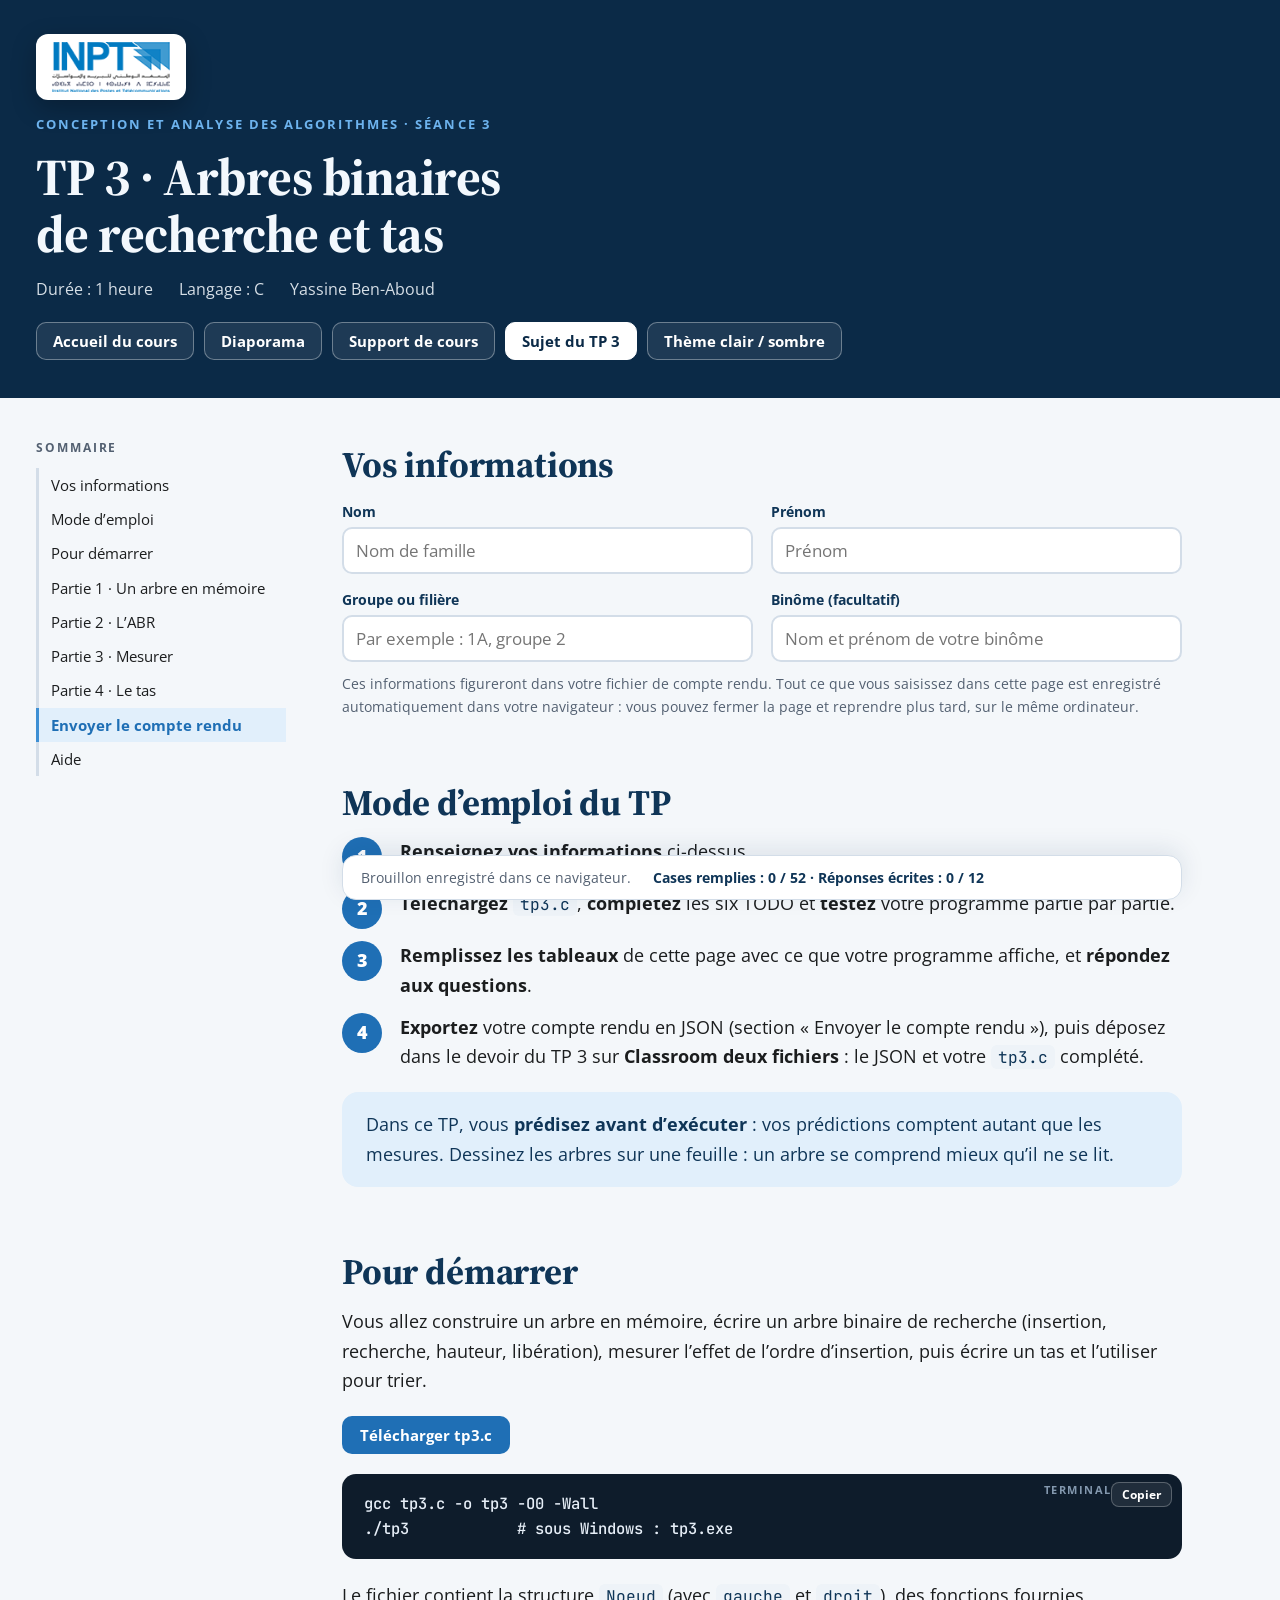
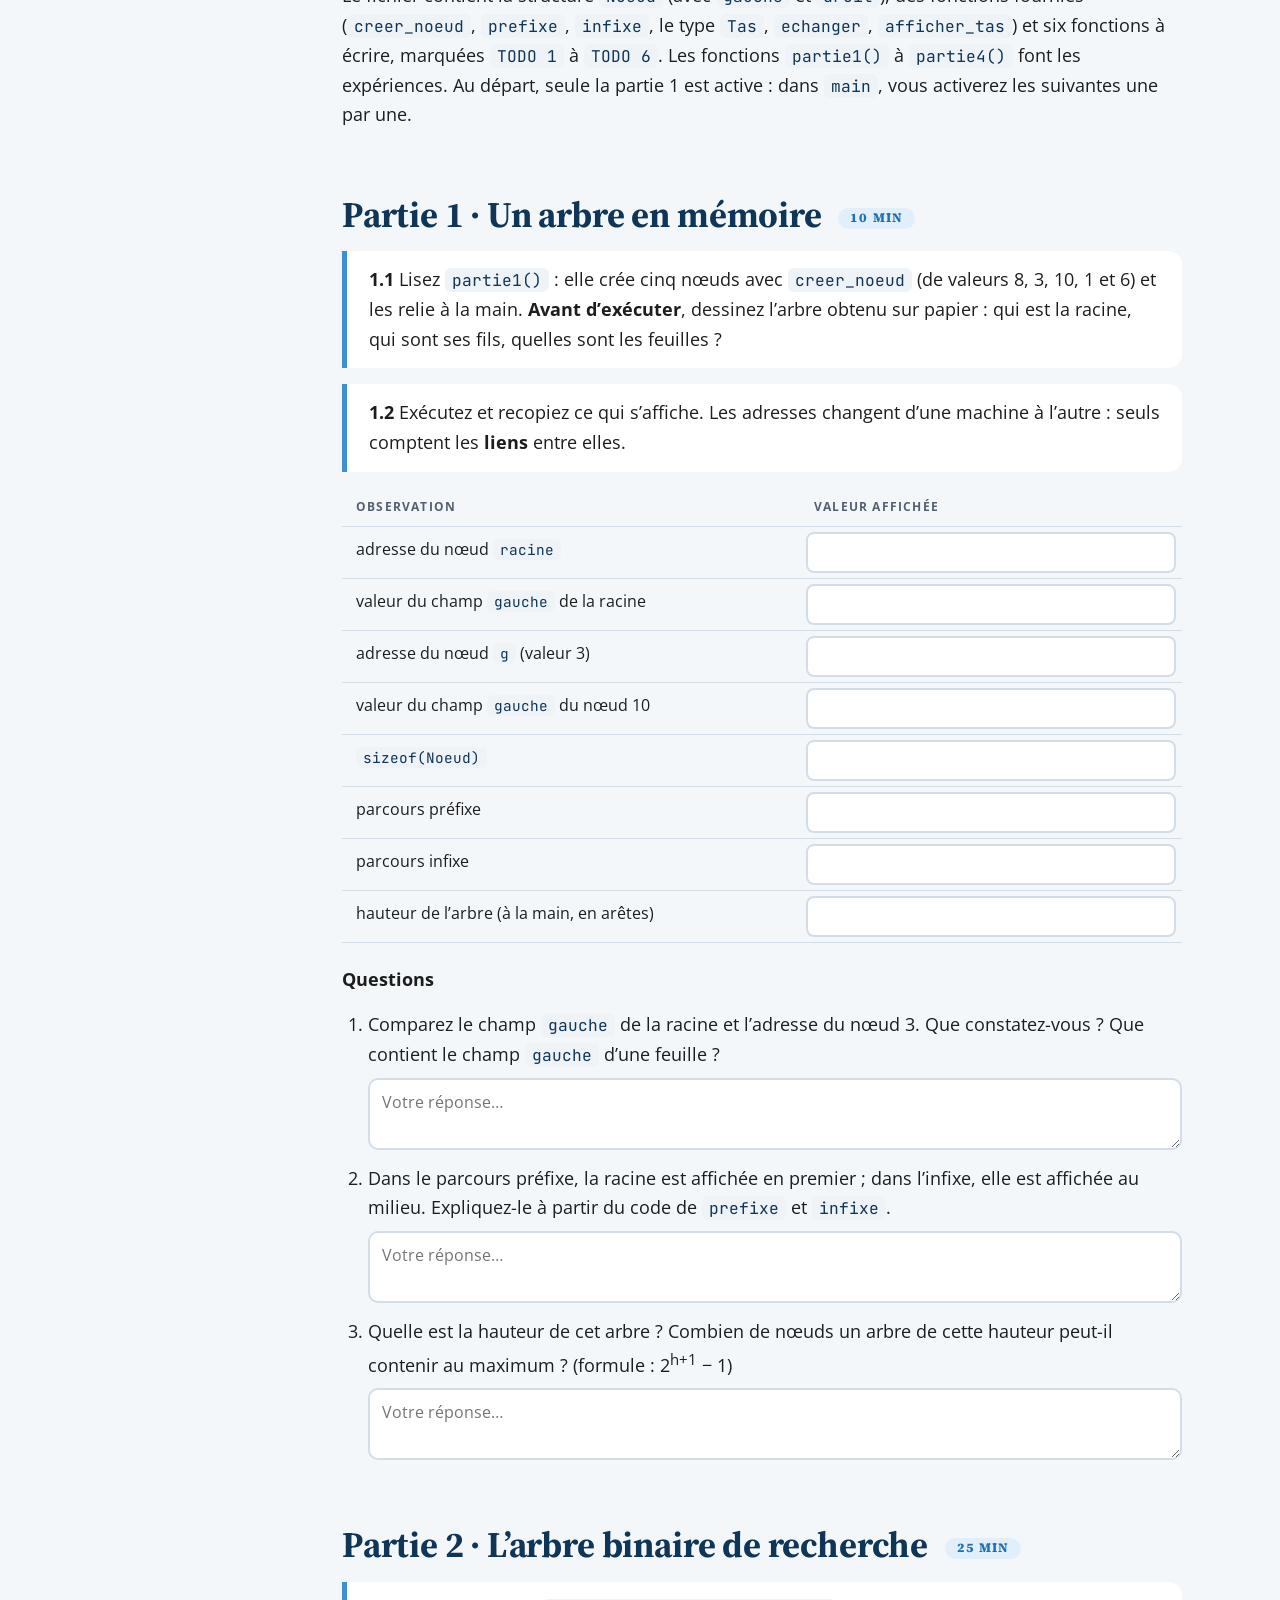
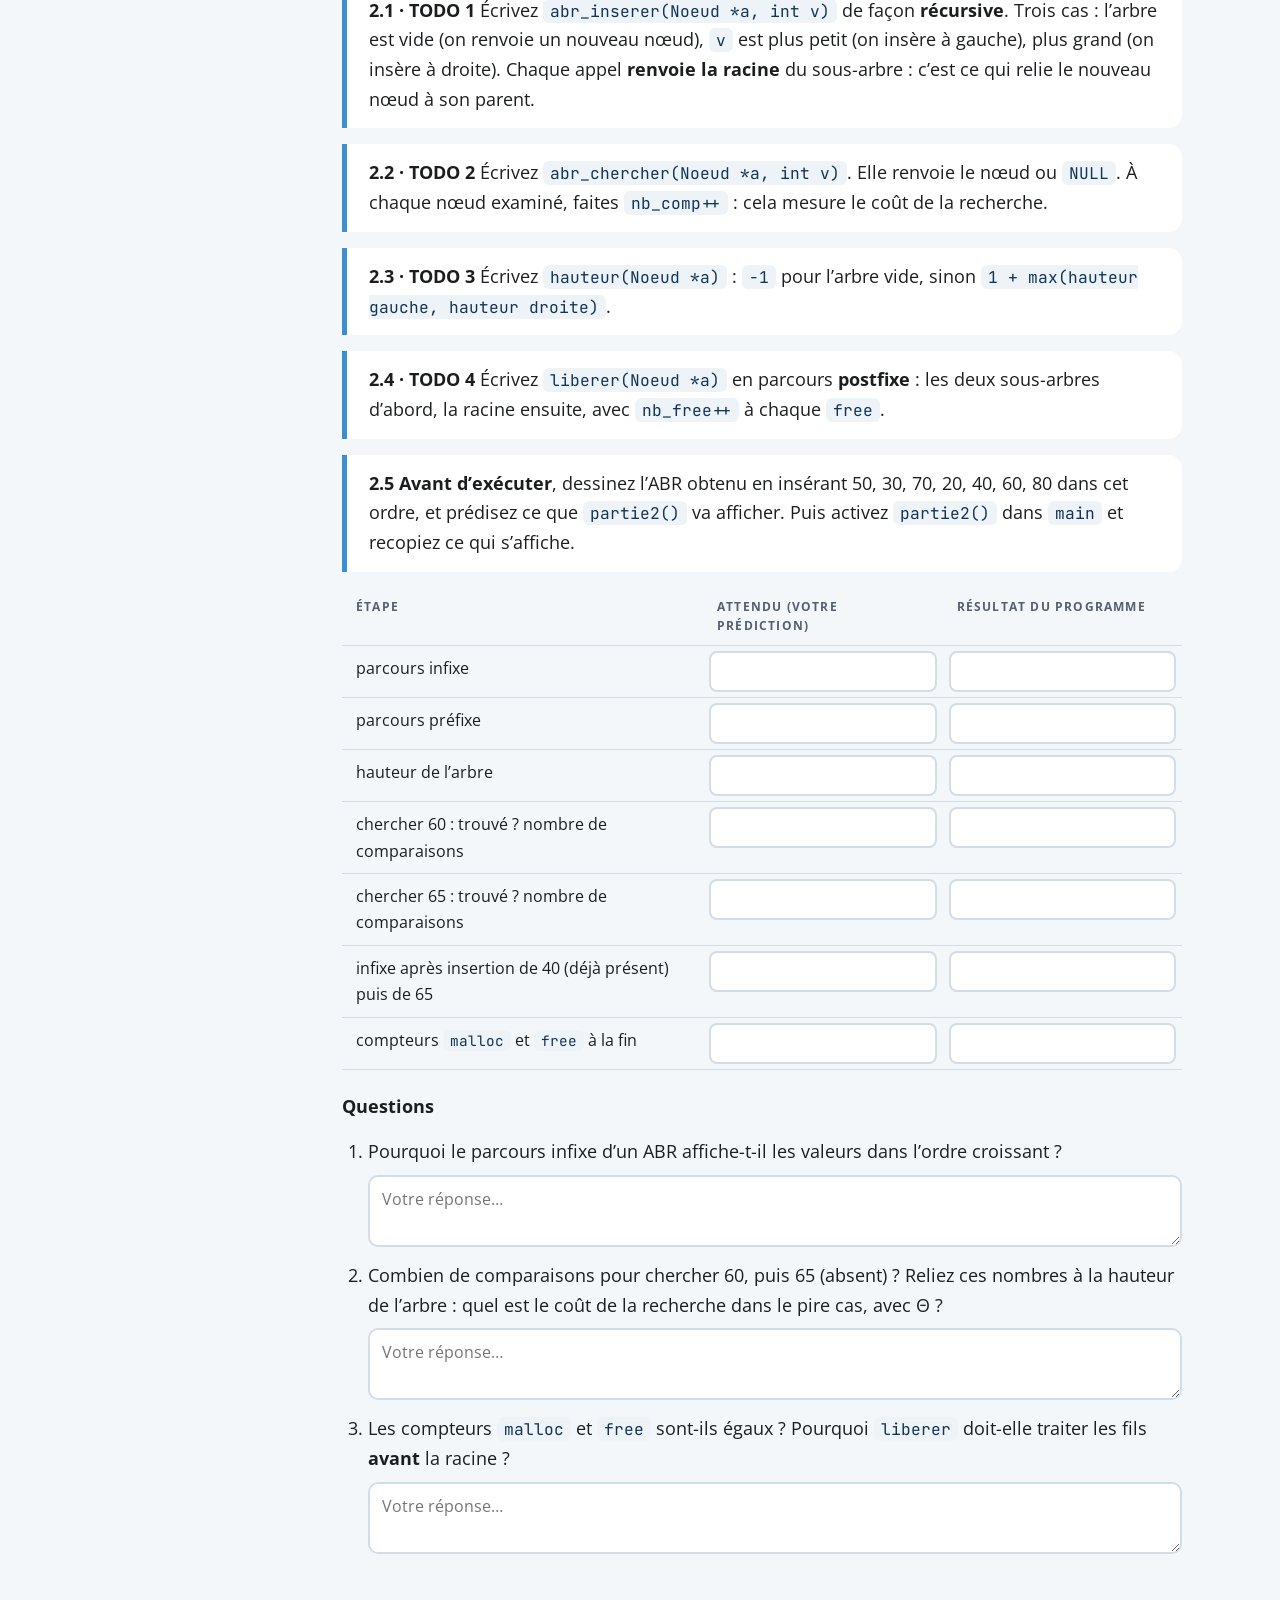
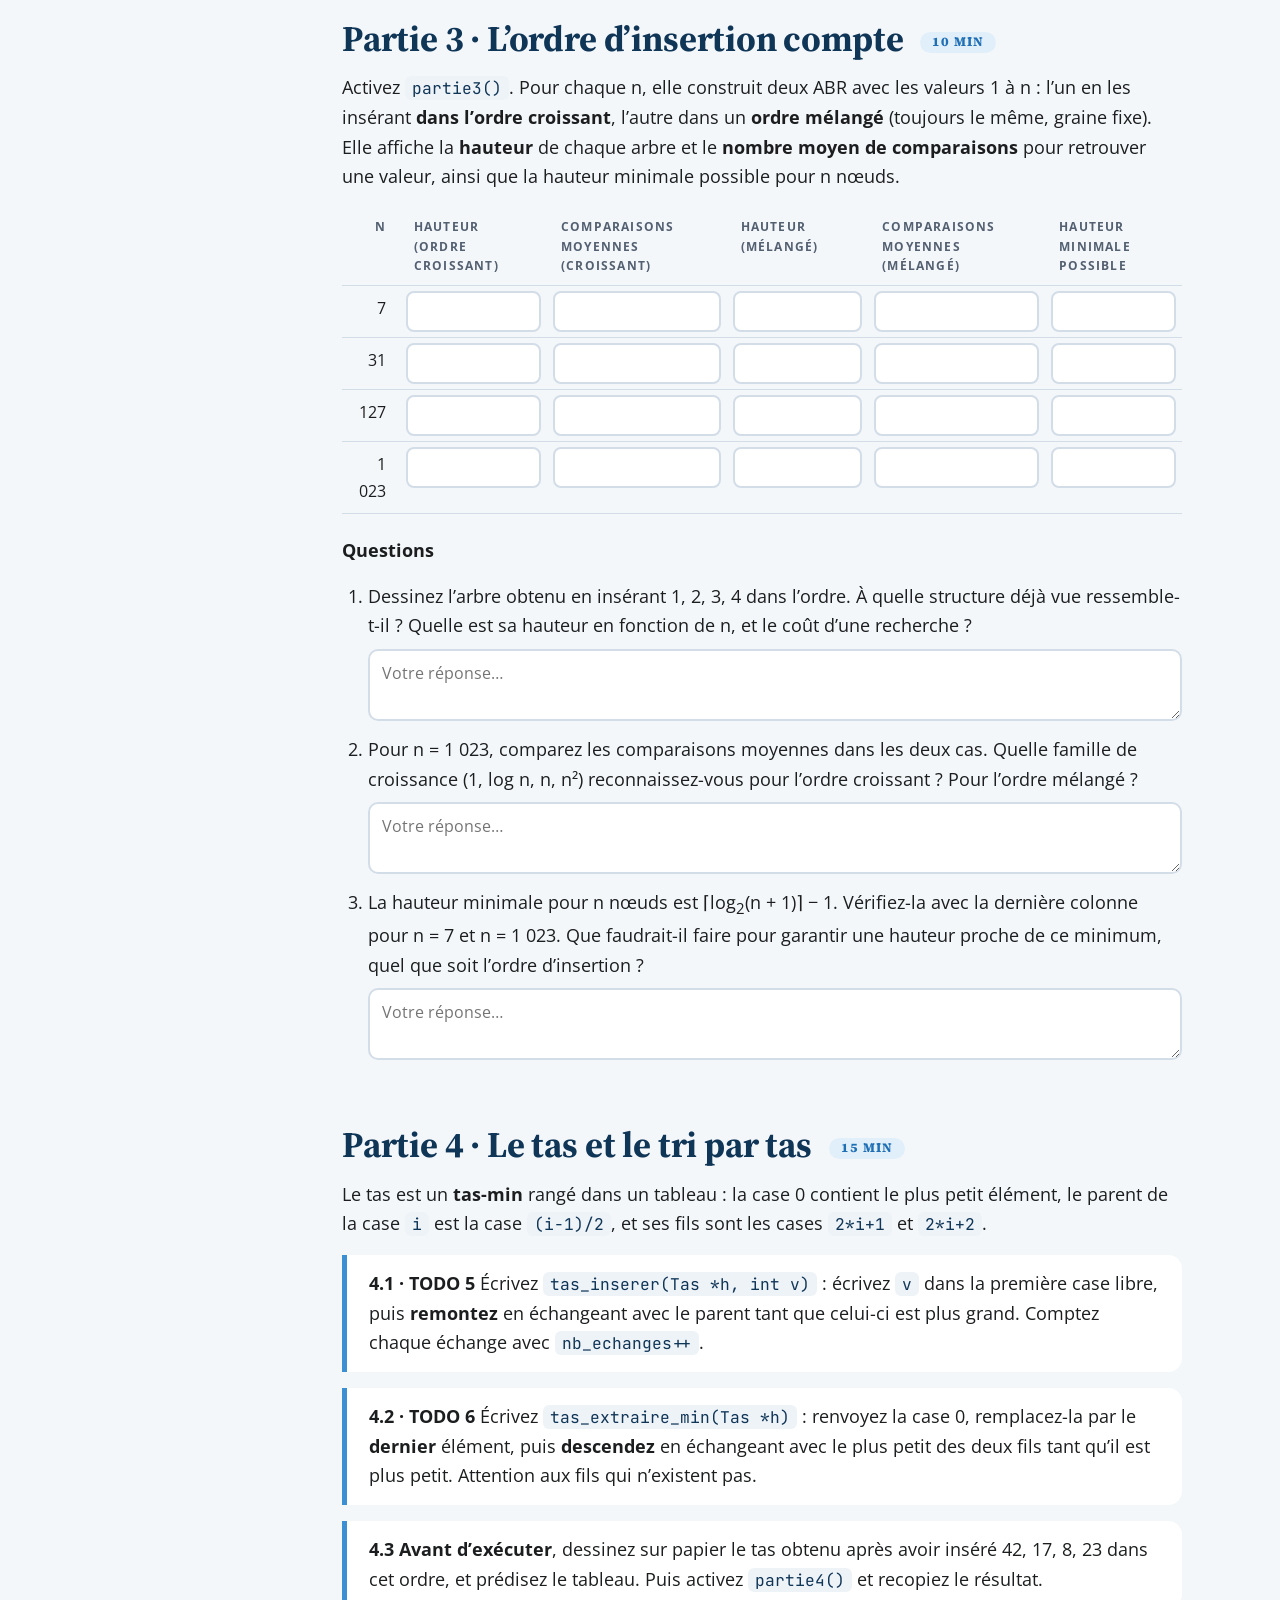
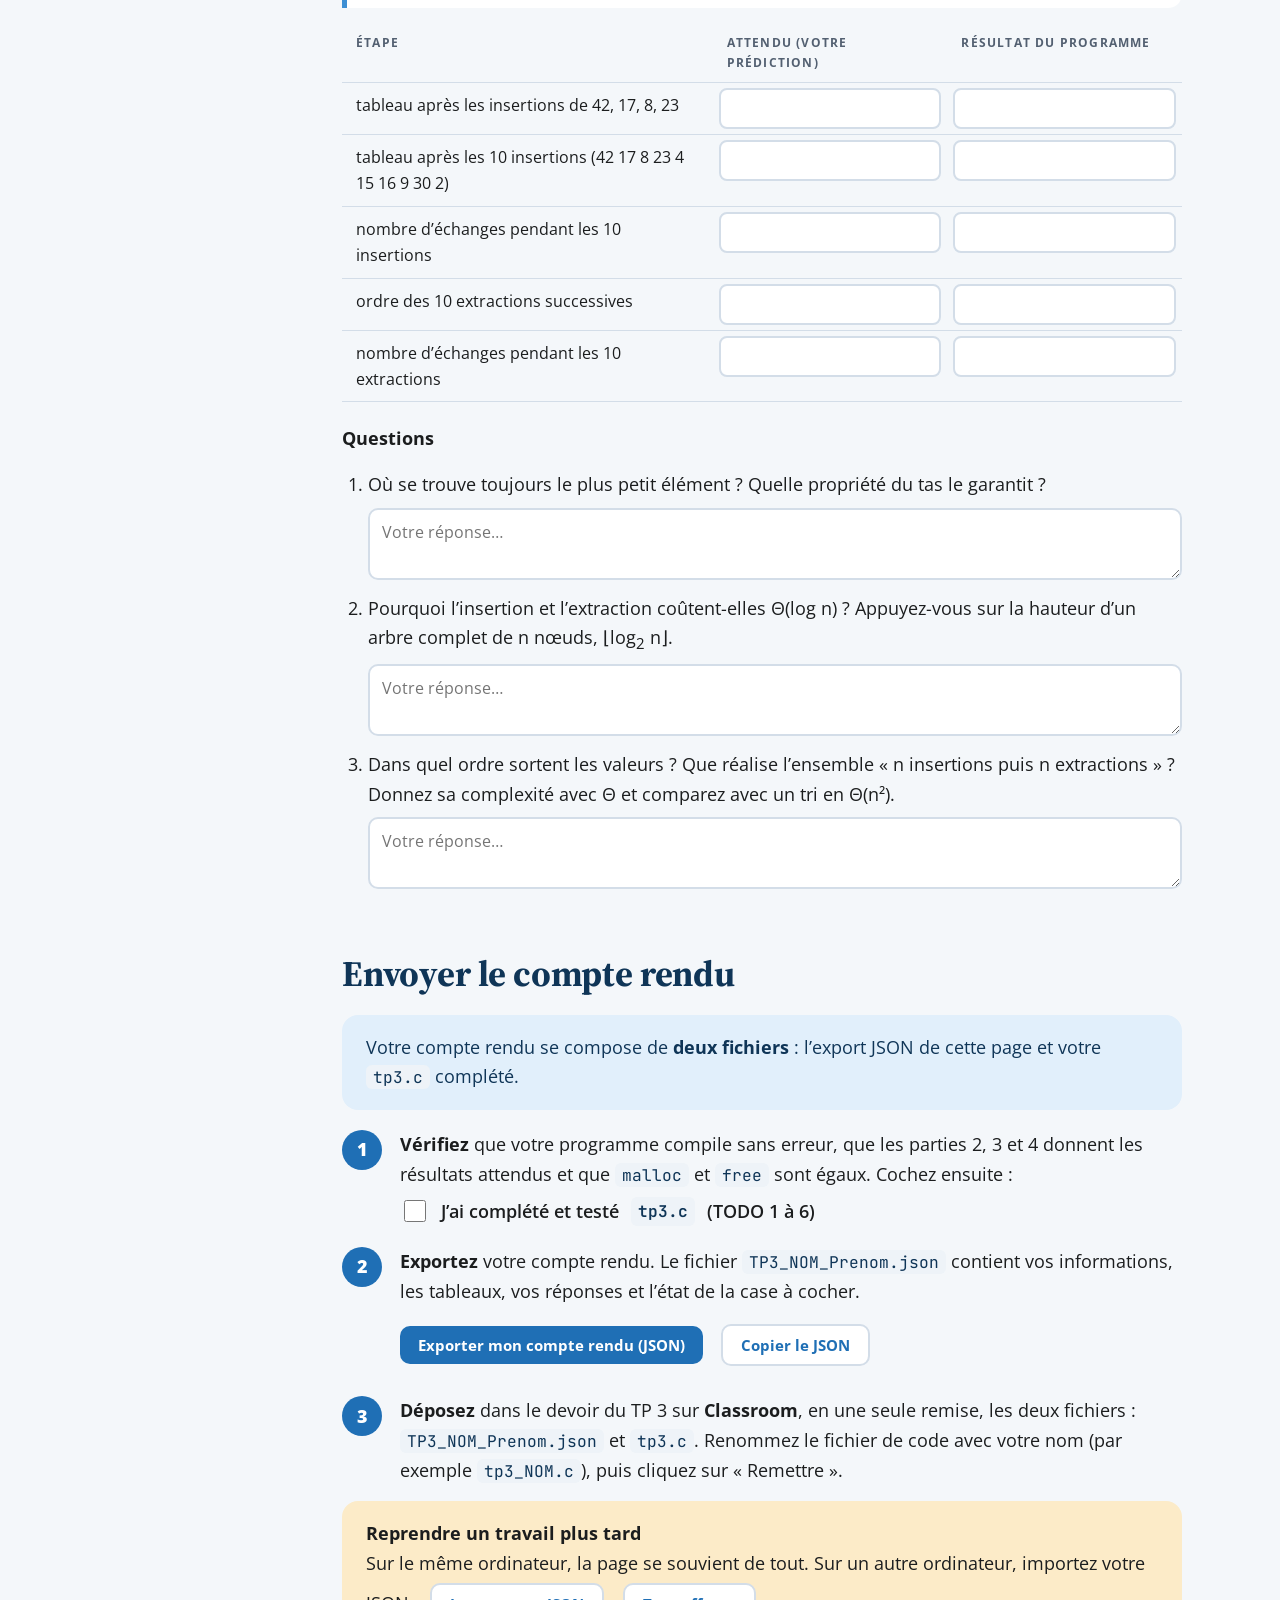
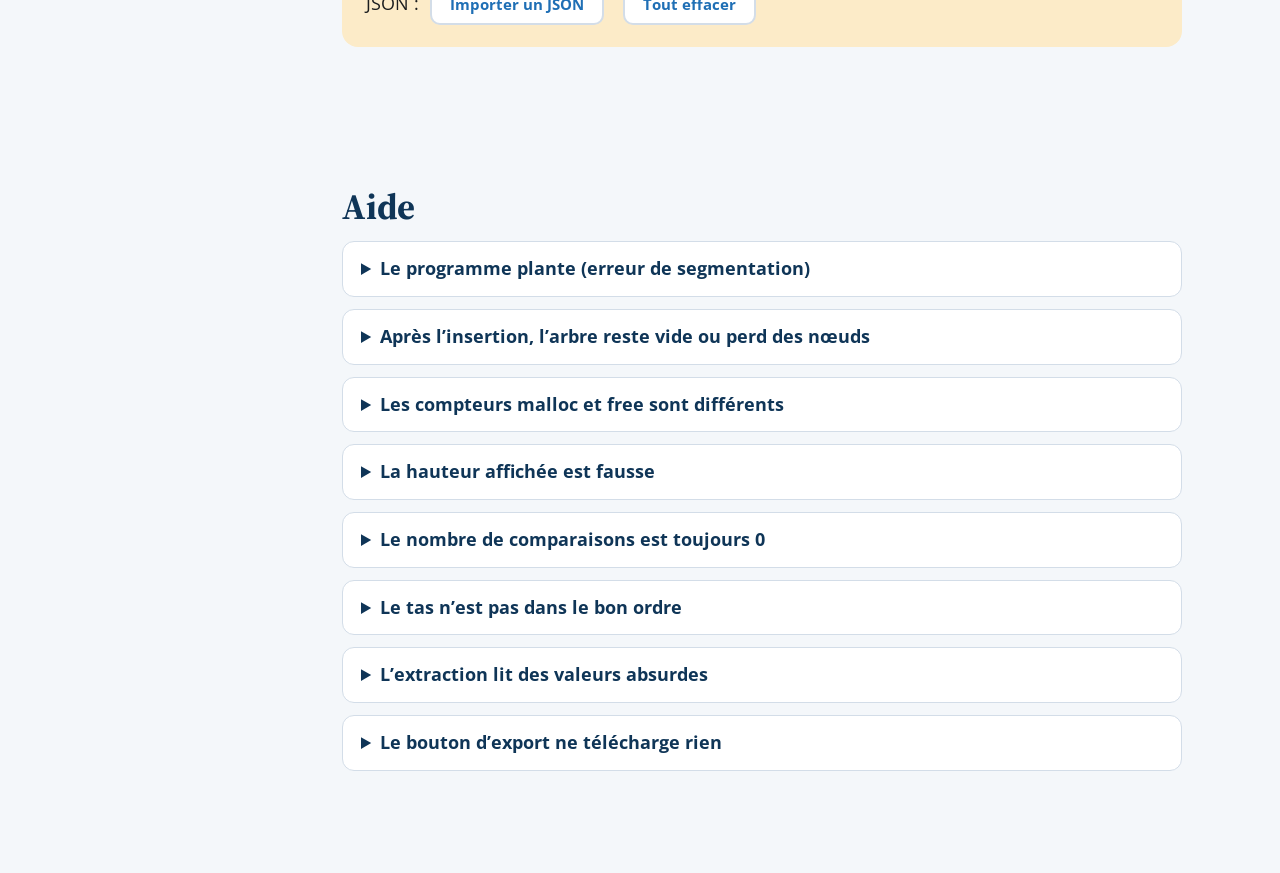
<file: s3/tp.html>
<!doctype html>
<html lang="fr">
<head>
<meta charset="utf-8">
<meta name="viewport" content="width=device-width,initial-scale=1">
<title>TP 3 · Arbres binaires de recherche et tas</title>
<link rel="stylesheet" href="https://fonts.googleapis.com/css2?family=Open+Sans:wght@400;600;700;800&family=JetBrains+Mono:wght@400;500;600;700&family=Source+Serif+4:wght@600;700&display=swap">
<link rel="stylesheet" href="../assets/theme.css">
<link rel="stylesheet" href="../assets/doc.css">
</head>
<body data-tp="tp3" data-seance="3" data-titre="TP 3 · Arbres binaires de recherche et tas" data-fichiers="tp3.c">
<header class="top"><div class="gut">
  <div class="plate"><img src="../assets/inpt-logo.png" alt="INPT, Institut National des Postes et Télécommunications"></div>
  <div class="eyebrow">Conception et Analyse des Algorithmes · Séance 3</div>
  <h1>TP 3 · Arbres binaires de recherche et tas</h1>
  <div class="meta"><span>Durée : 1 heure</span><span>Langage : C</span><span>Yassine Ben-Aboud</span></div>
  <nav class="links"><a href="../index.html">Accueil du cours</a><a href="slides.html">Diaporama</a><a href="support.html">Support de cours</a><a class="cur" href="tp.html">Sujet du TP 3</a><button class="tbtn" id="theme" type="button">Thème clair / sombre</button></nav>
</div></header>

<div class="gut layout">
<aside class="toc"><h4>Sommaire</h4>
  <a href="#identite">Vos informations</a>
  <a href="#mode">Mode d’emploi</a>
  <a href="#demarrer">Pour démarrer</a>
  <a href="#p1">Partie 1 · Un arbre en mémoire</a>
  <a href="#p2">Partie 2 · L’ABR</a>
  <a href="#p3">Partie 3 · Mesurer</a>
  <a href="#p4">Partie 4 · Le tas</a>
  <a href="#envoi">Envoyer le compte rendu</a>
  <a href="#aide">Aide</a>
</aside>
<article>

<h2 id="identite">Vos informations</h2>
<div class="ident">
  <label>Nom<input id="f-nom" data-k="nom" autocomplete="family-name" placeholder="Nom de famille"></label>
  <label>Prénom<input id="f-prenom" data-k="prenom" autocomplete="given-name" placeholder="Prénom"></label>
  <label>Groupe ou filière<input id="f-groupe" data-k="groupe" placeholder="Par exemple : 1A, groupe 2"></label>
  <label>Binôme (facultatif)<input id="f-binome" data-k="binome" placeholder="Nom et prénom de votre binôme"></label>
</div>
<p class="small" style="font-size:14px;color:var(--muted);margin-top:10px">Ces informations figureront dans votre fichier de compte rendu. Tout ce que vous saisissez dans cette page est enregistré automatiquement dans votre navigateur : vous pouvez fermer la page et reprendre plus tard, sur le même ordinateur.</p>

<h2 id="mode">Mode d’emploi du TP</h2>
<div class="stepline"><b class="num">1</b><div><b>Renseignez vos informations</b> ci-dessus.</div></div>
<div class="stepline"><b class="num">2</b><div><b>Téléchargez</b> <code>tp3.c</code>, <b>complétez</b> les six TODO et <b>testez</b> votre programme partie par partie.</div></div>
<div class="stepline"><b class="num">3</b><div><b>Remplissez les tableaux</b> de cette page avec ce que votre programme affiche, et <b>répondez aux questions</b>.</div></div>
<div class="stepline"><b class="num">4</b><div><b>Exportez</b> votre compte rendu en JSON (section « Envoyer le compte rendu »), puis déposez dans le devoir du TP 3 sur <b>Classroom</b> <b>deux fichiers</b> : le JSON et votre <code>tp3.c</code> complété.</div></div>
<div class="callout">Dans ce TP, vous <b>prédisez avant d’exécuter</b> : vos prédictions comptent autant que les mesures. Dessinez les arbres sur une feuille : un arbre se comprend mieux qu’il ne se lit.</div>

<h2 id="demarrer">Pour démarrer</h2>
<p>Vous allez construire un arbre en mémoire, écrire un arbre binaire de recherche (insertion, recherche, hauteur, libération), mesurer l’effet de l’ordre d’insertion, puis écrire un tas et l’utiliser pour trier.</p>
<p><a class="btn" href="../files/s3/tp3.c" download>Télécharger tp3.c</a></p>
<pre class="code" data-lang="terminal">gcc tp3.c -o tp3 -O0 -Wall
./tp3            # sous Windows : tp3.exe</pre>
<p>Le fichier contient la structure <code>Noeud</code> (avec <code>gauche</code> et <code>droit</code>), des fonctions fournies (<code>creer_noeud</code>, <code>prefixe</code>, <code>infixe</code>, le type <code>Tas</code>, <code>echanger</code>, <code>afficher_tas</code>) et six fonctions à écrire, marquées <code>TODO 1</code> à <code>TODO 6</code>. Les fonctions <code>partie1()</code> à <code>partie4()</code> font les expériences. Au départ, seule la partie 1 est active : dans <code>main</code>, vous activerez les suivantes une par une.</p>

<h2 id="p1">Partie 1 · Un arbre en mémoire <span class="dur">10 min</span></h2>
<div class="step-tp"><b>1.1</b> Lisez <code>partie1()</code> : elle crée cinq nœuds avec <code>creer_noeud</code> (de valeurs 8, 3, 10, 1 et 6) et les relie à la main. <b>Avant d’exécuter</b>, dessinez l’arbre obtenu sur papier : qui est la racine, qui sont ses fils, quelles sont les feuilles ?</div>
<div class="step-tp"><b>1.2</b> Exécutez et recopiez ce qui s’affiche. Les adresses changent d’une machine à l’autre : seuls comptent les <b>liens</b> entre elles.</div>
<div class="tw"><table class="tbl" data-table="p1" data-title="Partie 1 · observations">
  <tr><th>Observation</th><th>Valeur affichée</th></tr>
  <tr><td>adresse du nœud <code>racine</code></td><td data-in></td></tr>
  <tr><td>valeur du champ <code>gauche</code> de la racine</td><td data-in></td></tr>
  <tr><td>adresse du nœud <code>g</code> (valeur 3)</td><td data-in></td></tr>
  <tr><td>valeur du champ <code>gauche</code> du nœud 10</td><td data-in></td></tr>
  <tr><td><code>sizeof(Noeud)</code></td><td data-in></td></tr>
  <tr><td>parcours préfixe</td><td data-in></td></tr>
  <tr><td>parcours infixe</td><td data-in></td></tr>
  <tr><td>hauteur de l’arbre (à la main, en arêtes)</td><td data-in></td></tr>
</table></div>
<p><b>Questions</b></p>
<ol>
  <li data-q="p1_q1">Comparez le champ <code>gauche</code> de la racine et l’adresse du nœud 3. Que constatez-vous ? Que contient le champ <code>gauche</code> d’une feuille ?</li>
  <li data-q="p1_q2">Dans le parcours préfixe, la racine est affichée en premier ; dans l’infixe, elle est affichée au milieu. Expliquez-le à partir du code de <code>prefixe</code> et <code>infixe</code>.</li>
  <li data-q="p1_q3">Quelle est la hauteur de cet arbre ? Combien de nœuds un arbre de cette hauteur peut-il contenir au maximum ? (formule : 2<sup>h+1</sup> − 1)</li>
</ol>

<h2 id="p2">Partie 2 · L’arbre binaire de recherche <span class="dur">25 min</span></h2>
<div class="step-tp"><b>2.1 · TODO 1</b> Écrivez <code>abr_inserer(Noeud *a, int v)</code> de façon <b>récursive</b>. Trois cas : l’arbre est vide (on renvoie un nouveau nœud), <code>v</code> est plus petit (on insère à gauche), plus grand (on insère à droite). Chaque appel <b>renvoie la racine</b> du sous-arbre : c’est ce qui relie le nouveau nœud à son parent.</div>
<div class="step-tp"><b>2.2 · TODO 2</b> Écrivez <code>abr_chercher(Noeud *a, int v)</code>. Elle renvoie le nœud ou <code>NULL</code>. À chaque nœud examiné, faites <code>nb_comp++</code> : cela mesure le coût de la recherche.</div>
<div class="step-tp"><b>2.3 · TODO 3</b> Écrivez <code>hauteur(Noeud *a)</code> : <code>-1</code> pour l’arbre vide, sinon <code>1 + max(hauteur gauche, hauteur droite)</code>.</div>
<div class="step-tp"><b>2.4 · TODO 4</b> Écrivez <code>liberer(Noeud *a)</code> en parcours <b>postfixe</b> : les deux sous-arbres d’abord, la racine ensuite, avec <code>nb_free++</code> à chaque <code>free</code>.</div>
<div class="step-tp"><b>2.5</b> <b>Avant d’exécuter</b>, dessinez l’ABR obtenu en insérant 50, 30, 70, 20, 40, 60, 80 dans cet ordre, et prédisez ce que <code>partie2()</code> va afficher. Puis activez <code>partie2()</code> dans <code>main</code> et recopiez ce qui s’affiche.</div>
<div class="tw"><table class="tbl" data-table="p2" data-title="Partie 2 · l’ABR">
  <tr><th>Étape</th><th>Attendu (votre prédiction)</th><th>Résultat du programme</th></tr>
  <tr><td>parcours infixe</td><td data-in></td><td data-in></td></tr>
  <tr><td>parcours préfixe</td><td data-in></td><td data-in></td></tr>
  <tr><td>hauteur de l’arbre</td><td data-in></td><td data-in></td></tr>
  <tr><td>chercher 60 : trouvé ? nombre de comparaisons</td><td data-in></td><td data-in></td></tr>
  <tr><td>chercher 65 : trouvé ? nombre de comparaisons</td><td data-in></td><td data-in></td></tr>
  <tr><td>infixe après insertion de 40 (déjà présent) puis de 65</td><td data-in></td><td data-in></td></tr>
  <tr><td>compteurs <code>malloc</code> et <code>free</code> à la fin</td><td data-in></td><td data-in></td></tr>
</table></div>
<p><b>Questions</b></p>
<ol>
  <li data-q="p2_q1">Pourquoi le parcours infixe d’un ABR affiche-t-il les valeurs dans l’ordre croissant ?</li>
  <li data-q="p2_q2">Combien de comparaisons pour chercher 60, puis 65 (absent) ? Reliez ces nombres à la hauteur de l’arbre : quel est le coût de la recherche dans le pire cas, avec Θ ?</li>
  <li data-q="p2_q3">Les compteurs <code>malloc</code> et <code>free</code> sont-ils égaux ? Pourquoi <code>liberer</code> doit-elle traiter les fils <b>avant</b> la racine ?</li>
</ol>

<h2 id="p3">Partie 3 · L’ordre d’insertion compte <span class="dur">10 min</span></h2>
<p>Activez <code>partie3()</code>. Pour chaque n, elle construit deux ABR avec les valeurs 1 à n : l’un en les insérant <b>dans l’ordre croissant</b>, l’autre dans un <b>ordre mélangé</b> (toujours le même, graine fixe). Elle affiche la <b>hauteur</b> de chaque arbre et le <b>nombre moyen de comparaisons</b> pour retrouver une valeur, ainsi que la hauteur minimale possible pour n nœuds.</p>
<div class="tw"><table class="tbl" data-table="p3" data-title="Partie 3 · ordre d’insertion">
  <tr><th class="num">n</th><th>Hauteur (ordre croissant)</th><th>Comparaisons moyennes (croissant)</th><th>Hauteur (mélangé)</th><th>Comparaisons moyennes (mélangé)</th><th>Hauteur minimale possible</th></tr>
  <tr><td class="num">7</td><td data-in></td><td data-in></td><td data-in></td><td data-in></td><td data-in></td></tr>
  <tr><td class="num">31</td><td data-in></td><td data-in></td><td data-in></td><td data-in></td><td data-in></td></tr>
  <tr><td class="num">127</td><td data-in></td><td data-in></td><td data-in></td><td data-in></td><td data-in></td></tr>
  <tr><td class="num">1 023</td><td data-in></td><td data-in></td><td data-in></td><td data-in></td><td data-in></td></tr>
</table></div>
<p><b>Questions</b></p>
<ol>
  <li data-q="p3_q1">Dessinez l’arbre obtenu en insérant 1, 2, 3, 4 dans l’ordre. À quelle structure déjà vue ressemble-t-il ? Quelle est sa hauteur en fonction de n, et le coût d’une recherche ?</li>
  <li data-q="p3_q2">Pour n = 1 023, comparez les comparaisons moyennes dans les deux cas. Quelle famille de croissance (1, log n, n, n²) reconnaissez-vous pour l’ordre croissant ? Pour l’ordre mélangé ?</li>
  <li data-q="p3_q3">La hauteur minimale pour n nœuds est ⌈log<sub>2</sub>(n + 1)⌉ − 1. Vérifiez-la avec la dernière colonne pour n = 7 et n = 1 023. Que faudrait-il faire pour garantir une hauteur proche de ce minimum, quel que soit l’ordre d’insertion ?</li>
</ol>

<h2 id="p4">Partie 4 · Le tas et le tri par tas <span class="dur">15 min</span></h2>
<p>Le tas est un <b>tas-min</b> rangé dans un tableau : la case 0 contient le plus petit élément, le parent de la case <code>i</code> est la case <code>(i-1)/2</code>, et ses fils sont les cases <code>2*i+1</code> et <code>2*i+2</code>.</p>
<div class="step-tp"><b>4.1 · TODO 5</b> Écrivez <code>tas_inserer(Tas *h, int v)</code> : écrivez <code>v</code> dans la première case libre, puis <b>remontez</b> en échangeant avec le parent tant que celui-ci est plus grand. Comptez chaque échange avec <code>nb_echanges++</code>.</div>
<div class="step-tp"><b>4.2 · TODO 6</b> Écrivez <code>tas_extraire_min(Tas *h)</code> : renvoyez la case 0, remplacez-la par le <b>dernier</b> élément, puis <b>descendez</b> en échangeant avec le plus petit des deux fils tant qu’il est plus petit. Attention aux fils qui n’existent pas.</div>
<div class="step-tp"><b>4.3</b> <b>Avant d’exécuter</b>, dessinez sur papier le tas obtenu après avoir inséré 42, 17, 8, 23 dans cet ordre, et prédisez le tableau. Puis activez <code>partie4()</code> et recopiez le résultat.</div>
<div class="tw"><table class="tbl" data-table="p4" data-title="Partie 4 · le tas">
  <tr><th>Étape</th><th>Attendu (votre prédiction)</th><th>Résultat du programme</th></tr>
  <tr><td>tableau après les insertions de 42, 17, 8, 23</td><td data-in></td><td data-in></td></tr>
  <tr><td>tableau après les 10 insertions (42 17 8 23 4 15 16 9 30 2)</td><td data-in></td><td data-in></td></tr>
  <tr><td>nombre d’échanges pendant les 10 insertions</td><td data-in></td><td data-in></td></tr>
  <tr><td>ordre des 10 extractions successives</td><td data-in></td><td data-in></td></tr>
  <tr><td>nombre d’échanges pendant les 10 extractions</td><td data-in></td><td data-in></td></tr>
</table></div>
<p><b>Questions</b></p>
<ol>
  <li data-q="p4_q1">Où se trouve toujours le plus petit élément ? Quelle propriété du tas le garantit ?</li>
  <li data-q="p4_q2">Pourquoi l’insertion et l’extraction coûtent-elles Θ(log n) ? Appuyez-vous sur la hauteur d’un arbre complet de n nœuds, ⌊log<sub>2</sub> n⌋.</li>
  <li data-q="p4_q3">Dans quel ordre sortent les valeurs ? Que réalise l’ensemble « n insertions puis n extractions » ? Donnez sa complexité avec Θ et comparez avec un tri en Θ(n²).</li>
</ol>

<h2 id="envoi">Envoyer le compte rendu</h2>
<div class="callout">Votre compte rendu se compose de <b>deux fichiers</b> : l’export JSON de cette page et votre <code>tp3.c</code> complété.</div>
<div class="stepline"><b class="num">1</b><div><b>Vérifiez</b> que votre programme compile sans erreur, que les parties 2, 3 et 4 donnent les résultats attendus et que <code>malloc</code> et <code>free</code> sont égaux. Cochez ensuite :
  <label class="chk"><input type="checkbox" data-k="code_c_ok"> J’ai complété et testé <code>tp3.c</code> (TODO 1 à 6)</label></div></div>
<div class="stepline"><b class="num">2</b><div><b>Exportez</b> votre compte rendu. Le fichier <code>TP3_NOM_Prenom.json</code> contient vos informations, les tableaux, vos réponses et l’état de la case à cocher.
  <div class="btns"><button class="btn" id="btn-export" type="button">Exporter mon compte rendu (JSON)</button><button class="btn sec" id="btn-copy" type="button">Copier le JSON</button></div>
  <div id="export-msg" class="msg" role="status"></div></div></div>
<div class="stepline"><b class="num">3</b><div><b>Déposez</b> dans le devoir du TP 3 sur <b>Classroom</b>, en une seule remise, les deux fichiers : <code>TP3_NOM_Prenom.json</code> et <code>tp3.c</code>. Renommez le fichier de code avec votre nom (par exemple <code>tp3_NOM.c</code>), puis cliquez sur « Remettre ».</div></div>
<div class="warn" style="margin-top:16px"><b>Reprendre un travail plus tard</b><br>Sur le même ordinateur, la page se souvient de tout. Sur un autre ordinateur, importez votre JSON : <label class="btn sec" style="cursor:pointer;margin-left:6px">Importer un JSON<input id="file-import" type="file" accept=".json,application/json" style="display:none"></label> <button class="btn sec" id="btn-reset" type="button" style="margin-left:6px">Tout effacer</button></div>
<div class="savebar"><span id="save-status">Brouillon enregistré dans ce navigateur.</span><b id="progress"></b></div>

<h2 id="aide">Aide</h2>
<details><summary>Le programme plante (erreur de segmentation)</summary><div>Cherchez un pointeur suivi alors qu’il vaut <code>NULL</code> : par exemple <code>a->gauche</code> alors que <code>a</code> est <code>NULL</code>. Dans une fonction récursive, le cas « arbre vide » doit être traité <b>en premier</b>.</div></details>
<details><summary>Après l’insertion, l’arbre reste vide ou perd des nœuds</summary><div>Vérifiez que chaque appel finit par <code>return a;</code> et que l’appel récursif est <b>affecté</b> : <code>a->gauche = abr_inserer(a->gauche, v);</code>. Sans l’affectation, le nouveau nœud n’est jamais relié à son parent. Dans <code>partie2</code>, la racine est mise à jour avec <code>r = abr_inserer(r, …)</code>.</div></details>
<details><summary>Les compteurs malloc et free sont différents</summary><div>Un nœud n’a pas été libéré, ou <code>nb_free++</code> manque dans <code>liberer</code>. Si vous exécutez la partie 1, elle crée et libère 5 nœuds à la main : les deux compteurs partent de 5.</div></details>
<details><summary>La hauteur affichée est fausse</summary><div>L’arbre vide a pour hauteur <code>-1</code> (et non 0), donc une feuille a pour hauteur <code>1 + max(-1, -1) = 0</code>. Vérifiez aussi que vous prenez le <b>maximum</b> des deux hauteurs et non leur somme.</div></details>
<details><summary>Le nombre de comparaisons est toujours 0</summary><div>Faites <code>nb_comp++</code> dans <code>abr_chercher</code>, à chaque nœud non <code>NULL</code> examiné, avant de comparer les valeurs.</div></details>
<details><summary>Le tas n’est pas dans le bon ordre</summary><div>Rappel des indices : parent <code>(i-1)/2</code>, fils <code>2*i+1</code> et <code>2*i+2</code>. Dans <code>tas_inserer</code>, comparez avec le <b>parent</b> et remontez ; dans <code>tas_extraire_min</code>, comparez avec les <b>deux fils</b> et descendez vers le plus petit.</div></details>
<details><summary>L’extraction lit des valeurs absurdes</summary><div>Après <code>h->n--</code>, seules les cases d’indice inférieur à <code>h->n</code> comptent. Avant d’utiliser le fils <code>g</code> ou <code>d</code>, testez <code>g &lt; h->n</code> et <code>d &lt; h->n</code>.</div></details>
<details><summary>Le bouton d’export ne télécharge rien</summary><div>Utilisez « Copier le JSON », collez le contenu dans un fichier texte nommé <code>TP3_NOM_Prenom.json</code>, puis déposez ce fichier.</div></details>
</article>
</div>
<script src="../assets/doc.js"></script>
<script src="../assets/tp.js"></script>
</body>
</html>
</file>
<file: assets/theme.css>
/* Charte inspirée de l'INPT : bleu institutionnel, ardoise, blanc. Police Open Sans.
   Les couleurs sont des jetons ; clair et sombre sont définis ici pour tout le site. */
:root {
  --blue: #3D8FD4;
  --accent: #1F6FB5;
  --accent-soft: #E1EFFB;
  --head: #0F3557;
  --bg: #F4F7FA;
  --surface: #FFFFFF;
  --surface-2: #E9F0F7;
  --panel: #EEF3F8;
  --fg: #1B1D1E;
  --muted: #536071;
  --line: #D3DDE8;
  --code-bg: #0E1C2B;
  --code-fg: #E6EEF7;
  --code-dim: #8398AE;
  --code-kw: #7CC0FF;
  --code-hl: rgba(61, 143, 212, .32);
  --ok: #17794B;
  --ok-soft: #DCF2E6;
  --warn: #9A5B00;
  --warn-soft: #FCEBC8;
  --bad: #B3321F;
  --bad-soft: #F8DCD7;
  --letter: #DAE3ED;
  --cover-bg: #0B2A47;
  --cover-fg: #F3F8FD;
  --cover-accent: #6DB3EE;
  --pa0: #1F6FB5;
  --pa1: #C77700;
  --pa2: #7A4FC2;
  --pa3: #0F8A6A;
  --node: var(--head);
  --c-one: #7B8A9A;
  --c-log: #13896A;
  --c-n: #1F6FB5;
  --c-nlog: #7A4FC2;
  --c-n2: #C98200;
  --c-n3: #CF5220;
  --c-exp: #BE3030;
  --serif: 'Source Serif 4', Georgia, 'Times New Roman', serif;
  --font: 'Open Sans', 'Segoe UI', system-ui, -apple-system, sans-serif;
  --mono: 'JetBrains Mono', 'Cascadia Mono', Consolas, 'Courier New', monospace;
}
@media (prefers-color-scheme: dark) {
  :root:not([data-theme="light"]) {
    --accent: #6DB3EE;
    --accent-soft: #14304B;
    --head: #E9F3FD;
    --bg: #0C1621;
    --surface: #132131;
    --surface-2: #1A2D42;
    --panel: #172A3E;
    --fg: #E8EEF5;
    --muted: #9DAFC1;
    --line: #25384C;
    --ok: #4CC58A;
    --ok-soft: #123626;
    --warn: #F0B34D;
    --warn-soft: #3D2C0B;
    --bad: #FF8E7D;
    --bad-soft: #43201B;
    --letter: #060C13;
    --pa0: #6DB3EE;
    --pa1: #F0B34D;
    --pa2: #B293F0;
    --pa3: #3CCBA0;
    --c-one: #9AAABA;
    --c-log: #3CCBA0;
    --c-n: #6DB3EE;
    --c-nlog: #B293F0;
    --c-n2: #F0B34D;
    --c-n3: #FF9A6B;
    --c-exp: #FF7D7D;
    color-scheme: dark;
  }
}
:root[data-theme="dark"] {
  --accent: #6DB3EE;
  --accent-soft: #14304B;
  --head: #E9F3FD;
  --bg: #0C1621;
  --surface: #132131;
  --surface-2: #1A2D42;
  --panel: #172A3E;
  --fg: #E8EEF5;
  --muted: #9DAFC1;
  --line: #25384C;
  --ok: #4CC58A;
  --ok-soft: #123626;
  --warn: #F0B34D;
  --warn-soft: #3D2C0B;
  --bad: #FF8E7D;
  --bad-soft: #43201B;
  --letter: #060C13;
  --pa0: #6DB3EE;
  --pa1: #F0B34D;
  --pa2: #B293F0;
  --pa3: #3CCBA0;
  --c-one: #9AAABA;
  --c-log: #3CCBA0;
  --c-n: #6DB3EE;
  --c-nlog: #B293F0;
  --c-n2: #F0B34D;
  --c-n3: #FF9A6B;
  --c-exp: #FF7D7D;
  color-scheme: dark;
}
</file>
<file: assets/deck.css>
/* Diaporama 16:9 conçu à 1920×1080 puis mis à l'échelle.
   Direction : éditorial universitaire. Titres en empattement, texte sans empattement,
   bleu institutionnel INPT, fonds clairs, grands schémas. */
* { box-sizing: border-box; }
html, body { height: 100%; margin: 0; overflow: hidden; background: var(--letter); color: var(--fg); font-family: var(--font); }
button, select, input { font-family: inherit; }
#viewport { position: fixed; inset: 0; background: var(--letter); }
#stage { position: absolute; left: 50%; top: 50%; width: 1920px; height: 1080px; transform-origin: center center; background: var(--bg); overflow: hidden; font-size: 36px; line-height: 1.4; }
#bar { position: absolute; left: 0; top: 0; height: 6px; background: var(--blue); width: 0; z-index: 30; transition: width .5s cubic-bezier(.2,.7,.2,1); }

/* En-tête commun */
#head { position: absolute; left: 0; right: 0; top: 0; height: 92px; display: flex; align-items: center; justify-content: space-between; padding: 0 110px; background: var(--surface); border-bottom: 1px solid var(--line); z-index: 4; }
#head .brand { display: flex; align-items: center; gap: 26px; }
.logo { height: 56px; width: auto; display: block; }
#head .sep { width: 1px; height: 40px; background: var(--line); }
#head .course { font-size: 22px; font-weight: 600; color: var(--muted); letter-spacing: .01em; }
#chip { font-size: 21px; font-weight: 700; letter-spacing: .1em; text-transform: uppercase; color: var(--accent); display: flex; align-items: center; gap: 14px; transition: opacity .3s; }
#chip b { display: inline-grid; place-items: center; width: 40px; height: 40px; border-radius: 50%; background: var(--accent); color: #fff; font-size: 22px; letter-spacing: 0; }
:root[data-theme="dark"] #chip b { color: #06121f; }
@media (prefers-color-scheme: dark) { :root:not([data-theme="light"]) #chip b { color: #06121f; } }

/* Pied */
#foot { position: absolute; left: 0; right: 0; bottom: 0; height: 52px; display: flex; align-items: center; padding: 0 110px; font-size: 19px; color: var(--muted); z-index: 3; }
#foot b { color: var(--head); font-weight: 700; }
#nav { position: absolute; right: 40px; bottom: 8px; z-index: 40; display: flex; align-items: center; gap: 8px; transition: opacity .4s; }
#nav button { height: 36px; min-width: 36px; border: 1px solid var(--line); background: color-mix(in srgb, var(--surface) 92%, transparent); color: var(--fg); border-radius: 8px; font-size: 18px; cursor: pointer; padding: 0 10px; }
#nav button:hover { border-color: var(--blue); }
#count { font-variant-numeric: tabular-nums; min-width: 74px; text-align: right; font-size: 19px; color: var(--muted); background: color-mix(in srgb, var(--surface) 85%, transparent); border-radius: 8px; padding: 4px 8px; }
body.idle #nav { opacity: 0; }
button:focus-visible, select:focus-visible, input:focus-visible, a:focus-visible { outline: 3px solid var(--blue); outline-offset: 2px; }

/* Diapositives */
.slide { position: absolute; inset: 0; display: none; flex-direction: column; gap: 24px; padding: 122px 110px 64px; }
.slide.active { display: flex; animation: sin .55s cubic-bezier(.2,.7,.2,1); }
@keyframes sin { from { opacity: 0; transform: translateY(14px); } to { opacity: 1; transform: none; } }
@media (prefers-reduced-motion: reduce) { .slide.active { animation: none; } .step, .sim * { transition: none !important; } }
.notes { display: none; }
.title { margin: 0; font: 700 62px/1.08 var(--serif); color: var(--head); letter-spacing: -.01em; text-wrap: balance; max-width: 1600px; }
.sub { margin: -8px 0 0; font-size: 30px; color: var(--muted); max-width: 1500px; line-height: 1.35; }
.lead { font-size: 40px; line-height: 1.4; margin: 0; }
.txt { font-size: 36px; line-height: 1.45; }
.small { font-size: 28px; color: var(--muted); line-height: 1.4; }
.muted { color: var(--muted); }
.mono { font-family: var(--mono); }
b, strong { font-weight: 700; }
.acc { color: var(--accent); font-weight: 700; }
.ok { color: var(--ok); font-weight: 700; }
.bad { color: var(--bad); font-weight: 700; }
.kw { background: var(--accent-soft); color: var(--head); border-radius: 8px; padding: 0 10px; font-weight: 700; white-space: nowrap; }
.grow { flex: 1; min-height: 0; }
.center { align-items: center; justify-content: center; text-align: center; }

.split { display: grid; grid-template-columns: 5fr 7fr; gap: 64px; align-items: center; flex: 1; min-height: 0; }
.split.even { grid-template-columns: 1fr 1fr; }
.split.vis { grid-template-columns: 4fr 8fr; }
.split.top { align-items: start; }
.col { display: flex; flex-direction: column; gap: 24px; min-width: 0; }
.row { display: flex; gap: 24px; align-items: center; flex-wrap: wrap; }
.grid2, .grid3, .grid4 { display: grid; gap: 28px; flex: 1; min-height: 0; align-items: stretch; }
.grid2 { grid-template-columns: repeat(2, 1fr); }
.grid3 { grid-template-columns: repeat(3, 1fr); }
.grid4 { grid-template-columns: repeat(4, 1fr); }

.panel { background: var(--surface); border: 1px solid var(--line); border-radius: 22px; padding: 34px 40px; box-shadow: 0 1px 2px rgba(15,53,87,.05), 0 14px 36px rgba(15,53,87,.07); font-size: 34px; line-height: 1.42; }
.panel.tint { background: var(--panel); box-shadow: none; border-color: transparent; }
.panel.navy { background: var(--cover-bg); color: var(--cover-fg); border: none; }
.panel.navy .small, .panel.navy .muted { color: #A9C2DB; }
.panel h3 { margin: 0 0 12px; font: 700 40px/1.15 var(--serif); color: var(--head); }
.panel.navy h3 { color: #fff; }
.tag { display: inline-block; font-size: 20px; font-weight: 800; letter-spacing: .14em; text-transform: uppercase; color: var(--accent); margin-bottom: 10px; }
.def { margin-top: 16px; background: var(--surface); border: 1px solid var(--line); border-radius: 22px; padding: 30px 40px 34px; box-shadow: 0 14px 36px rgba(15,53,87,.08); position: relative; font-size: 38px; line-height: 1.42; }
.def::before { content: attr(data-t); position: absolute; top: -18px; left: 36px; background: var(--accent); color: #fff; font-size: 19px; font-weight: 800; letter-spacing: .16em; padding: 6px 18px; border-radius: 99px; text-transform: uppercase; }
:root[data-theme="dark"] .def::before { color: #06121f; }
@media (prefers-color-scheme: dark) { :root:not([data-theme="light"]) .def::before { color: #06121f; } }
.keep { display: block; background: var(--cover-bg); color: var(--cover-fg); border-radius: 20px; padding: 24px 38px; font-size: 34px; line-height: 1.38; }
.keep::before { content: "À RETENIR"; display: inline-block; vertical-align: middle; margin-right: 26px; position: relative; top: -2px; font-size: 19px; font-weight: 800; letter-spacing: .16em; color: var(--cover-accent); border: 2px solid var(--cover-accent); border-radius: 99px; padding: 6px 16px; }
.keep b { color: #fff; }
.callout { background: var(--accent-soft); color: var(--head); border-radius: 18px; padding: 24px 34px; font-size: 34px; line-height: 1.4; }
.callout.warn { background: var(--warn-soft); color: var(--fg); }
.callout.good { background: var(--ok-soft); color: var(--fg); }
.callout.bad { background: var(--bad-soft); color: var(--fg); }
.pill { display: inline-block; padding: 4px 18px; border-radius: 99px; background: var(--accent-soft); color: var(--accent); font-weight: 700; font-size: 25px; }
.pill.ok { background: var(--ok-soft); color: var(--ok); }
.pill.warn { background: var(--warn-soft); color: var(--warn); }
.pill.bad { background: var(--bad-soft); color: var(--bad); }
.pill.navy { background: var(--cover-bg); color: #fff; }

ul.lst { list-style: none; margin: 0; padding: 0; font-size: 36px; line-height: 1.4; display: flex; flex-direction: column; gap: 14px; }
ul.lst li { position: relative; padding-left: 44px; }
ul.lst li::before { content: ""; position: absolute; left: 6px; top: .52em; width: 16px; height: 16px; background: var(--blue); border-radius: 4px; transform: rotate(45deg); }
ul.lst.sm { font-size: 32px; gap: 10px; }
ol.num { list-style: none; counter-reset: n; margin: 0; padding: 0; display: flex; flex-direction: column; gap: 18px; font-size: 36px; }
ol.num li { counter-increment: n; display: flex; gap: 22px; align-items: center; }
ol.num li::before { content: counter(n); flex: none; width: 52px; height: 52px; border-radius: 50%; background: var(--accent); color: #fff; display: grid; place-items: center; font-weight: 800; font-size: 28px; }
:root[data-theme="dark"] ol.num li::before { color: #06121f; }
@media (prefers-color-scheme: dark) { :root:not([data-theme="light"]) ol.num li::before { color: #06121f; } }

/* Introduction d'une démonstration : objectif, observation, essai. La simulation (.gate) apparaît au clic suivant. */
.obj { display: grid; grid-template-columns: repeat(3, 1fr); gap: 28px; flex: 1; min-height: 0; align-items: stretch; }
.obj .panel { font-size: 36px; line-height: 1.38; display: flex; flex-direction: column; gap: 14px; }
.obj .panel .tag { font-size: 22px; margin: 0; }
.slide:not(:has(.gate.on)) .gate { display: none; }
.slide:has(.gate.on) .obj { display: none; }
.gate.on { animation: sin .55s cubic-bezier(.2,.7,.2,1); }
.show-all .gate { display: block !important; }
.show-all .obj { display: none !important; }
.step { opacity: 0; transform: translateY(14px); transition: opacity .55s ease, transform .55s cubic-bezier(.2,.7,.2,1); pointer-events: none; }
.step.on { opacity: 1; transform: none; pointer-events: auto; }
.show-all .step { opacity: 1; transform: none; pointer-events: auto; }
.fit-measure .step { transition: none !important; }
.dim { opacity: .35; transition: opacity .5s; }

.code { background: var(--code-bg); color: var(--code-fg); font: 500 31px/1.65 var(--mono); border-radius: 18px; padding: 24px 0; overflow: hidden; }
.code .ln { display: flex; padding: 0 30px 0 0; white-space: pre; transition: background .35s; }
.code .ln .no { width: 62px; text-align: right; padding-right: 20px; color: var(--code-dim); flex: none; font-size: 22px; line-height: 2.3; }
.code .ln.hl { background: var(--code-hl); }
.code .k { color: var(--code-kw); font-weight: 700; }
.code .cm { color: var(--code-dim); }
.code .y { color: #FFD479; }
.code.free { padding: 24px 32px; white-space: pre; }

table.tbl { border-collapse: separate; border-spacing: 0; font-size: 32px; width: 100%; }
.tbl th, .tbl td { padding: 14px 22px; border-bottom: 1px solid var(--line); text-align: left; }
.tbl th { color: var(--muted); font-weight: 700; font-size: 21px; letter-spacing: .1em; text-transform: uppercase; }
.tbl td.num, .tbl th.num { text-align: right; font-variant-numeric: tabular-nums; }
.tbl tr.me td { background: var(--accent-soft); }
.tbl .t-ok { background: var(--ok-soft); color: var(--ok); font-weight: 700; }
.tbl .t-warn { background: var(--warn-soft); color: var(--warn); font-weight: 700; }
.tbl .t-bad { background: var(--bad-soft); color: var(--bad); font-weight: 700; }

/* Couverture et chapitres */
.slide.cover, .slide.divider { background: var(--cover-bg); color: var(--cover-fg); padding: 110px 130px; justify-content: center; overflow: hidden; z-index: 5; gap: 24px; }
.plate { background: #fff; border-radius: 16px; padding: 12px 22px; display: inline-flex; box-shadow: 0 10px 30px rgba(0,0,0,.25); }
.plate img { height: 78px; width: auto; display: block; }
.cover .plate { position: absolute; left: 130px; top: 80px; }
.cover .eyebrow { font-size: 26px; font-weight: 700; letter-spacing: .2em; text-transform: uppercase; color: var(--cover-accent); }
.cover h1 { font: 700 112px/1.02 var(--serif); margin: 0; max-width: 1250px; letter-spacing: -.015em; text-wrap: balance; position: relative; }
.cover .sub2 { font-size: 46px; color: var(--cover-accent); font-weight: 600; position: relative; }
.cover .who { font-size: 34px; line-height: 1.5; margin-top: 36px; position: relative; padding-top: 28px; border-top: 2px solid rgba(255,255,255,.25); max-width: 700px; }
.cover .who span { opacity: .75; }
svg.deco { position: absolute; right: -60px; bottom: -40px; width: 1100px; height: 840px; pointer-events: none; }
.divider .big { font: 700 380px/0.8 var(--serif); color: transparent; -webkit-text-stroke: 3px rgba(109,179,238,.55); position: absolute; right: 150px; top: 130px; letter-spacing: -.04em; }
.divider .eyebrow { font-size: 26px; font-weight: 700; letter-spacing: .22em; text-transform: uppercase; color: var(--cover-accent); position: relative; }
.divider h2 { font: 700 104px/1.04 var(--serif); margin: 0; max-width: 1200px; position: relative; letter-spacing: -.012em; color: #fff; text-wrap: balance; }
.divider .q { font-size: 44px; line-height: 1.4; max-width: 1100px; color: #D6E6F6; position: relative; margin-top: 18px; }
.divider .q b { color: #fff; }
.divider .plate { position: absolute; left: 130px; top: 80px; }

/* Panneaux d'aide */
.ov { position: absolute; inset: 0; background: color-mix(in srgb, var(--bg) 95%, transparent); z-index: 50; display: none; padding: 70px 110px; overflow: auto; }
.ov.open { display: block; }
.ov h4 { margin: 0 0 26px; font: 700 52px var(--serif); color: var(--head); }
.ov .grid { display: grid; grid-template-columns: repeat(4, 1fr); gap: 16px; }
.ov .it { background: var(--surface); border: 1px solid var(--line); border-radius: 12px; padding: 16px 20px; cursor: pointer; text-align: left; color: var(--fg); font-size: 22px; line-height: 1.3; }
.ov .it:hover, .ov .it.cur { border-color: var(--blue); background: var(--accent-soft); }
.ov .it small { display: block; color: var(--accent); font-weight: 700; letter-spacing: .08em; text-transform: uppercase; font-size: 16px; margin-bottom: 6px; }
.ov table { font-size: 30px; border-collapse: collapse; }
.ov td { padding: 10px 26px 10px 0; }
.ov kbd { background: var(--surface-2); border: 1px solid var(--line); border-radius: 6px; padding: 2px 10px; font: 600 24px var(--mono); }
#notes { position: absolute; left: 110px; right: 110px; bottom: 70px; z-index: 45; background: var(--surface); border: 2px solid var(--blue); border-radius: 16px; padding: 20px 30px; font-size: 27px; line-height: 1.42; display: none; max-height: 360px; overflow: auto; box-shadow: 0 20px 50px rgba(0,0,0,.2); }
#notes.open { display: block; }
#notes b { color: var(--accent); }

/* ===== Simulations ===== */
.sim { background: var(--surface); border: 1px solid var(--line); border-radius: 22px; padding: 28px 34px; box-shadow: 0 1px 2px rgba(15,53,87,.05), 0 14px 36px rgba(15,53,87,.07); }
.sim.flat { box-shadow: none; border: 0; background: none; padding: 0; }
.sim .ctl { display: flex; gap: 10px; align-items: center; flex-wrap: wrap; margin-top: 14px; }
.sim .ctl .btn { font-size: 22px; padding: 6px 18px; }
.sim .ctl select { font-size: 22px; }
.sim .tbl { font-size: 29px; }
.sim .tbl td, .sim .tbl th { padding: 9px 18px; }
.mini { max-height: 150px; }
.sim .tbl.chk td, .sim .tbl.chk th { padding: 4px 8px; }
.btn { border: 2px solid var(--line); background: var(--surface); color: var(--fg); border-radius: 12px; padding: 8px 22px; font-size: 25px; font-weight: 700; cursor: pointer; transition: border-color .2s, background .2s; }
.btn:hover { border-color: var(--blue); }
.btn.pri { background: var(--accent); color: #fff; border-color: var(--accent); }
:root[data-theme="dark"] .btn.pri { color: #06121f; }
@media (prefers-color-scheme: dark) { :root:not([data-theme="light"]) .btn.pri { color: #06121f; } }
.btn.on { background: var(--accent-soft); border-color: var(--blue); color: var(--accent); }
.btn.sm { font-size: 22px; padding: 5px 16px; }
.sim select, .sim input[type=number] { font-size: 25px; padding: 6px 12px; border: 2px solid var(--line); border-radius: 10px; background: var(--surface); color: var(--fg); }
.sim input[type=range] { accent-color: var(--blue); width: 300px; height: 30px; }
.sim label { font-size: 25px; color: var(--muted); display: inline-flex; align-items: center; gap: 12px; }
.sim h4 { margin: 0 0 8px; font-size: 28px; color: var(--head); }

.tracer { display: grid; grid-template-columns: minmax(0, .95fr) minmax(0, 1.05fr); gap: 30px; align-items: start; }
.tracer .side { display: flex; flex-direction: column; gap: 18px; min-width: 0; }
.tracer .ctl { grid-column: 1 / -1; margin-top: 0; }
table.vars { border-collapse: collapse; font: 600 30px var(--mono); }
.vars td { padding: 6px 26px 6px 0; }
.vars td.n { color: var(--muted); }
.vars td.v { min-width: 90px; transition: color .3s; }
.vars tr.ch td.v { color: var(--accent); }
.vars tr.ch td.v::after { content: " ◂"; font-size: 22px; }
.note { font-size: 27px; line-height: 1.36; min-height: 70px; color: var(--fg); }
.ops { font: 700 34px var(--mono); color: var(--accent); }
.ops small { font: 600 24px var(--font); color: var(--muted); margin-left: 12px; }
.viz { min-height: 150px; }

.arr { display: flex; gap: 8px; position: relative; padding-bottom: 66px; }
.ac { display: flex; flex-direction: column; align-items: center; width: var(--cw, 72px); flex: none; }
.ac .cell { width: 100%; height: var(--cw, 72px); border: 3px solid var(--line); background: var(--surface); border-radius: 12px; display: grid; place-items: center; font: 700 calc(var(--cw, 72px) * .38) var(--mono); transition: background .45s, border-color .45s, opacity .45s, color .45s, transform .45s; }
.ac .idx { font: 500 20px var(--mono); color: var(--muted); margin-top: 6px; }
.ac.cur .cell { border-color: var(--blue); background: var(--accent-soft); color: var(--head); transform: translateY(-6px); }
.ac.done .cell { opacity: .4; }
.ac.found .cell { border-color: var(--ok); background: var(--ok-soft); color: var(--ok); transform: translateY(-6px); }
.ac.range .cell { background: var(--panel); }
.ac.out .cell { opacity: .2; }
.ac.acc .cell { border-color: var(--warn); background: var(--warn-soft); }
.pt { position: absolute; top: calc(var(--cw, 72px) + 34px); transform: translateX(-50%); transition: left .6s cubic-bezier(.3,.7,.2,1), opacity .4s; font: 700 22px var(--mono); color: var(--accent); text-align: center; white-space: nowrap; pointer-events: none; }
.pt::before { content: "▲"; display: block; font-size: 20px; line-height: 1; }
.pt.hide { opacity: 0; }

.stackv { display: flex; flex-direction: column; gap: 8px; width: 100%; }
.frame { border: 3px solid var(--line); background: var(--surface); border-radius: 12px; padding: 8px 18px; font: 600 26px var(--mono); }
.frame.top { border-color: var(--blue); background: var(--accent-soft); }
.frame .w { color: var(--muted); font-weight: 500; font-size: 21px; }
.frame .rt { color: var(--ok); }
.stackv .base { color: var(--muted); font-size: 21px; text-align: center; border-top: 3px solid var(--line); padding-top: 4px; }

svg text { font-family: var(--font); fill: var(--muted); }
svg .ax { stroke: var(--line); }
svg .gl { stroke: var(--line); stroke-dasharray: 3 5; }
.legend { display: flex; gap: 12px; flex-wrap: wrap; margin-top: 12px; }
.chip { display: inline-flex; align-items: center; gap: 10px; padding: 6px 16px; border-radius: 99px; border: 2px solid var(--line); background: var(--surface); font: 600 24px var(--mono); cursor: pointer; color: var(--fg); transition: opacity .3s; }
.chip i { width: 18px; height: 18px; border-radius: 50%; display: inline-block; }
.chip.off { opacity: .4; }

.grid-loop { display: grid; gap: 6px; }
.gc { width: 62px; height: 62px; border-radius: 10px; background: var(--panel); display: grid; place-items: center; font: 600 17px var(--mono); color: var(--muted); transition: background .35s, color .35s, transform .35s; }
.gc.on { background: var(--accent); color: #fff; }
.gc.cur { background: var(--warn); color: #000; transform: scale(1.08); }
.gc.skip { background: transparent; border: 2px dashed var(--line); }

.quiz .q { font: 700 46px/1.25 var(--serif); color: var(--head); margin-bottom: 28px; }
.quiz .opts { display: flex; flex-direction: column; gap: 16px; }
.quiz .opt { text-align: left; font-size: 36px; padding: 20px 32px; border: 3px solid var(--line); background: var(--surface); color: var(--fg); border-radius: 18px; cursor: pointer; line-height: 1.3; transition: border-color .25s, background .25s, transform .25s; display: flex; gap: 22px; align-items: center; }
.quiz .opt:hover { border-color: var(--blue); transform: translateX(6px); }
.quiz .opt .l { flex: none; width: 52px; height: 52px; border-radius: 50%; background: var(--panel); display: grid; place-items: center; font-weight: 800; color: var(--accent); font-size: 28px; }
.quiz .opt.good { border-color: var(--ok); background: var(--ok-soft); }
.quiz .opt.wrong { border-color: var(--bad); background: var(--bad-soft); }
.quiz .why { margin-top: 24px; font-size: 34px; line-height: 1.4; display: none; }
.quiz .why.open { display: block; animation: sin .5s; }
.big-res { font: 800 60px var(--mono); color: var(--accent); }
.bars .brow { display: grid; grid-template-columns: 240px 1fr 220px; align-items: center; gap: 22px; margin: 7px 0; font-size: 30px; }
.bars .bar { height: 32px; border-radius: 8px; background: var(--c-n); min-width: 6px; transition: width .9s cubic-bezier(.2,.7,.2,1); }
.bars .bar.b2 { background: var(--c-log); }
.bars .val { font: 700 32px var(--mono); }

/* Stratégies : bande de cases */
.strip { display: flex; gap: 2px; height: 84px; }
.strip i { flex: 1; border-radius: 5px; background: var(--panel); transition: background .5s, transform .5s, opacity .5s; }
.strip i.cand { background: var(--accent-soft); box-shadow: inset 0 0 0 2px var(--blue); }
.strip i.out { background: var(--panel); opacity: .35; }
.strip i.try { background: var(--warn); transform: scaleY(1.25); }
.strip i.hit { background: var(--ok); transform: scaleY(1.25); }
.strip-lab { display: flex; justify-content: space-between; font: 500 20px var(--mono); color: var(--muted); margin-top: 6px; }
.dlg { font-size: 29px; min-height: 84px; line-height: 1.35; }
.qcount { font: 800 54px var(--mono); color: var(--accent); }
.qcount small { font: 600 24px var(--font); color: var(--muted); margin-left: 12px; }

.big-bars .bar { height: 52px; }
.big-bars .brow { font-size: 40px; grid-template-columns: 210px 1fr 110px !important; margin: 20px 0; }
.big-bars .val { font-size: 42px; }

/* ===== Séance 2 : tableau mémoire, listes, piles ===== */
.code.sm { font-size: 26px; line-height: 1.6; padding: 16px 0; }
.code.sm .ln .no { line-height: 2.2; }
.ac.bad .cell { border-color: var(--bad); background: var(--bad-soft); color: var(--bad); transform: translateY(-6px); }
.mb { position: relative; display: grid; grid-template-columns: var(--sw, 360px) minmax(0, 1fr); column-gap: 76px; row-gap: 10px; align-items: start; background: var(--panel); border-radius: 18px; padding: 14px 20px; }
.mb.noheap { grid-template-columns: 1fr; }
.mb-col { position: relative; min-width: 0; }
.mb-title { font: 800 17px var(--font); letter-spacing: .14em; color: var(--muted); margin-bottom: 8px; }
.mb-list { display: flex; flex-direction: column; gap: 8px; min-height: 60px; position: relative; }
.mb-row { position: relative; display: flex; gap: var(--hg, 50px); padding: 84px 8px 76px 22px; min-height: 270px; align-items: flex-start; }
.mb-item { transition: opacity .45s, transform .45s, border-color .4s, background .4s; }
.mb-in { opacity: 0; transform: translateY(-14px) scale(.96); }
.mb-out { opacity: 0; transform: scale(.9); }
.mv { position: relative; display: flex; align-items: center; gap: 10px; background: var(--surface); border: 3px solid var(--line); border-radius: 12px; padding: 6px 14px; font: 600 28px var(--mono); }
.mv-tag { font: 800 12px var(--font); letter-spacing: .1em; text-transform: uppercase; background: var(--accent-soft); color: var(--accent); border-radius: 99px; padding: 1px 8px; }
.mv-n { color: var(--head); font-weight: 800; min-width: 96px; font-size: 26px; white-space: nowrap; }
.mv-a { font: 500 15px var(--mono); color: var(--muted); }
.mv-v { margin-left: auto; min-width: 70px; text-align: center; background: var(--panel); border-radius: 8px; padding: 1px 10px; }
.mv-v.ptr { color: var(--blue); font-size: 26px; }
.mv-v.null, .hf.null b { color: var(--muted); font-size: 18px; letter-spacing: .06em; }
.hb { position: relative; background: var(--surface); border: 3px solid var(--line); border-radius: 14px; padding: 6px 8px 8px; flex: none; }
.hb-a { font: 500 16px var(--mono); color: var(--muted); text-align: center; margin-bottom: 4px; }
.hb-f { display: flex; gap: 6px; }
.hf { background: var(--panel); border-radius: 8px; padding: 2px 8px 4px; text-align: center; min-width: 84px; font: 700 30px var(--mono); color: var(--head); }
.hf small { display: block; font: 700 14px var(--font); color: var(--muted); letter-spacing: .06em; }
.hf b { display: block; line-height: 1.25; min-height: 32px; }
.hf.ptr b { color: var(--blue); }
.hb.hl, .mv.hl { border-color: var(--blue); background: var(--accent-soft); }
.hb.bad, .mv.bad { border-color: var(--bad); background: var(--bad-soft); }
.hb.ok, .mv.ok { border-color: var(--ok); background: var(--ok-soft); }
.hb.freed { border-style: dashed; opacity: .6; background: repeating-linear-gradient(45deg, var(--surface), var(--surface) 8px, var(--panel) 8px, var(--panel) 16px); }
.hb.freed.bad { opacity: .85; }
.mb-svg { position: absolute; inset: 0; width: 100%; height: 100%; pointer-events: none; overflow: visible; z-index: 2; }
.mb-arrow { fill: none; stroke: var(--blue); stroke-width: 3.5; stroke-linejoin: round; transition: opacity .5s, d .6s ease; }
.mb-arrow.bad { stroke: var(--bad); }
.mb-arrow.new { animation: arrIn .7s ease; }
@keyframes arrIn { from { opacity: 0; } to { opacity: 1; } }
.mb-console { margin-top: 10px; font: 600 26px var(--mono); background: var(--code-bg); color: var(--code-fg); border-radius: 12px; padding: 8px 18px; }
.mb-console .lab { font: 700 13px var(--font); letter-spacing: .14em; color: var(--code-dim); text-transform: uppercase; margin-right: 16px; }
.mb-bottom { display: grid; grid-template-columns: minmax(0, 1fr) minmax(0, 1.15fr); gap: 26px; align-items: start; margin-top: 12px; }
.pile-wrap { display: flex; flex-direction: column; align-items: center; min-width: 200px; }
.pile-col { display: flex; flex-direction: column-reverse; gap: 8px; align-items: center; min-height: 40px; }
.pile-base { width: 260px; height: 10px; border-radius: 6px; background: var(--line); margin-top: 6px; }
.assiette { position: relative; width: 240px; padding: 8px 0; text-align: center; font: 700 34px var(--mono); color: var(--head); background: var(--surface); border: 3px solid var(--blue); border-radius: 14px; transition: opacity .35s, transform .35s; }
.assiette.top { background: var(--accent-soft); }
.small-p .assiette { width: 210px; font-size: 32px; padding: 8px 0; }
.assiette.drop { animation: dropIn .5s cubic-bezier(.3,1.3,.5,1); }
@keyframes dropIn { from { opacity: 0; transform: translateY(-60px); } to { opacity: 1; transform: none; } }
.assiette.mb-out { opacity: 0; transform: translateY(-40px) scale(.9); }
.sm-tag { position: absolute; left: 100%; margin-left: 14px; top: 50%; transform: translateY(-50%); font: 700 22px var(--font); color: var(--accent); white-space: nowrap; }
.chain { display: flex; align-items: center; gap: 8px; flex-wrap: nowrap; }
.ch-head { font: 800 26px var(--mono); color: var(--head); display: flex; align-items: center; gap: 8px; background: var(--accent-soft); border-radius: 12px; padding: 12px 16px; }
.ch-head span { color: var(--blue); font-size: 34px; }
.ch-node { display: flex; border: 3px solid var(--blue); border-radius: 14px; overflow: hidden; background: var(--surface); }
.ch-c { padding: 12px 18px; font: 800 32px var(--mono); color: var(--head); min-width: 72px; text-align: center; }
.ch-c + .ch-c { border-left: 3px solid var(--blue); }
.ch-c.pv { font-size: 20px; color: var(--blue); background: var(--accent-soft); display: grid; place-items: center; }
.ch-ar { font: 700 40px var(--mono); color: var(--blue); padding: 0 4px; }
.ch-null { font: 800 24px var(--mono); color: var(--muted); border: 3px dashed var(--line); border-radius: 12px; padding: 12px 14px; }
.ch-back { font: 700 22px var(--font); color: var(--accent); margin-left: 12px; }

.panel > .tag { display: block; }

.mv.pv { border-left-width: 9px; }
.hf.sm { min-width: 58px; font-size: 26px; padding: 2px 6px 4px; }
.hf.hlf { background: var(--accent-soft); outline: 3px solid var(--blue); }
.mb-side { display: grid; gap: 26px; align-items: start; }
.mx { background: var(--panel); border-radius: 14px; padding: 10px 16px 12px; }
.mx .mb-title { margin-bottom: 2px; }
.mx-t { border-collapse: separate; border-spacing: 5px; }
.mx-t th { font: 700 17px var(--mono); color: var(--muted); padding: 0 4px; }
.mx-t td { width: 64px; height: 50px; text-align: center; font: 700 28px var(--mono); color: var(--head); background: var(--surface); border: 3px solid var(--line); border-radius: 8px; }
.mx-t td.empty { border-style: dashed; background: transparent; }
.mx-t td.freed { opacity: .45; border-style: dashed; }
.mx-t td.hit { border-color: var(--blue); background: var(--accent-soft); }
.mx-cap { font: 600 16px var(--font); color: var(--muted); margin-top: 4px; }
.fitbox { display: flex; flex-direction: column; gap: 24px; flex: 1; min-height: 0; }
.mv-v { min-width: 84px; }
.mb.noheap .mb-list { max-width: 600px; }

/* Cadre formel (séance 3) : encadré mathématique placé après l'intuition */
.def.formal { background: var(--panel); border-color: var(--blue); border-left-width: 10px; box-shadow: none; }
.fx { font: 600 .9em var(--mono); color: var(--head); }
.fx sup, .fx sub { font-size: .7em; }
.mx3 { display: grid; gap: 10px; }
.split.cw { grid-template-columns: 7fr 5fr; }
div.t3 { width: 100%; box-sizing: border-box; }
</file>
<file: assets/doc.css>
/* Pages de lecture : support de cours et sujets de TP. Réutilisable pour chaque séance. */
* { box-sizing: border-box; }
html { scroll-behavior: smooth; scroll-padding-top: 24px; }
body { margin: 0; background: var(--bg); color: var(--fg); font: 18px/1.65 var(--font); }
a { color: var(--accent); }
.gut { width: 100%; max-width: 1240px; margin: 0 auto; padding-left: max(16px, env(safe-area-inset-left, 0px)); padding-right: max(16px, env(safe-area-inset-right, 0px)); }

header.top { background: var(--cover-bg); color: var(--cover-fg); }
header.top .gut { padding-block: 34px 38px; display: grid; gap: 14px; }
.plate { background: #fff; border-radius: 12px; padding: 8px 16px; display: inline-flex; justify-self: start; box-shadow: 0 8px 24px rgba(0,0,0,.25); }
.plate img { height: 50px; width: auto; display: block; }
.eyebrow { font-weight: 700; font-size: 13px; letter-spacing: .16em; text-transform: uppercase; color: var(--cover-accent); }
header.top h1 { margin: 0; font: 700 clamp(30px, 4.6vw, 52px)/1.08 var(--serif); letter-spacing: -.01em; text-wrap: balance; max-width: 22ch; }
header.top .meta { font-size: 16px; opacity: .88; display: flex; flex-wrap: wrap; gap: 6px 26px; }
nav.links { display: flex; flex-wrap: wrap; gap: 10px; margin-top: 6px; }
nav.links a, .tbtn { text-decoration: none; border: 1px solid rgba(255,255,255,.35); color: #fff; border-radius: 10px; padding: 8px 16px; font: 700 15px var(--font); background: rgba(255,255,255,.08); cursor: pointer; }
nav.links a:hover, .tbtn:hover { background: rgba(255,255,255,.2); }
nav.links a.cur { background: #fff; color: var(--cover-bg); border-color: #fff; }

.layout { display: grid; grid-template-columns: 250px minmax(0, 1fr); gap: 56px; padding-block: 40px 90px; align-items: start; }
aside.toc { position: sticky; top: 20px; font-size: 15px; max-height: calc(100vh - 40px); overflow: auto; }
aside.toc h4 { margin: 0 0 10px; font-size: 12px; letter-spacing: .16em; text-transform: uppercase; color: var(--muted); }
aside.toc a { display: block; text-decoration: none; color: var(--fg); padding: 7px 12px; border-left: 3px solid var(--line); line-height: 1.35; }
aside.toc a:hover { background: var(--accent-soft); }
aside.toc a.on { border-left-color: var(--blue); color: var(--accent); font-weight: 700; background: var(--accent-soft); }
article { min-width: 0; max-width: 840px; }
article h2 { font: 700 clamp(26px, 3vw, 36px)/1.15 var(--serif); color: var(--head); margin: 58px 0 14px; padding-top: 6px; letter-spacing: -.005em; }
article h2:first-child { margin-top: 0; }
article h2 .n { display: inline-grid; place-items: center; width: 40px; height: 40px; border-radius: 50%; background: var(--accent); color: #fff; font: 800 20px var(--font); margin-right: 12px; vertical-align: 3px; }
:root[data-theme="dark"] article h2 .n { color: #06121f; }
@media (prefers-color-scheme: dark) { :root:not([data-theme="light"]) article h2 .n { color: #06121f; } }
article h3 { font-size: 21px; color: var(--head); margin: 34px 0 8px; }
article p { margin: 0 0 16px; }
article ul, article ol { margin: 0 0 18px; padding-left: 26px; }
article li { margin: 5px 0; }
.mono, code { font-family: var(--mono); }
code { background: var(--panel); border-radius: 6px; padding: 1px 7px; font-size: .9em; color: var(--head); }
.kw { background: var(--accent-soft); color: var(--head); border-radius: 6px; padding: 0 7px; font-weight: 700; }
.def, .keep, .callout, .warn, .exemple { border-radius: 16px; padding: 18px 24px; margin: 20px 0; }
.def { background: var(--surface); border: 1px solid var(--line); box-shadow: 0 8px 24px rgba(15,53,87,.07); position: relative; padding-top: 26px; margin-top: 30px; }
.def::before { content: attr(data-t); position: absolute; top: -13px; left: 20px; background: var(--accent); color: #fff; font-size: 12px; font-weight: 800; letter-spacing: .14em; padding: 3px 14px; border-radius: 99px; text-transform: uppercase; }
:root[data-theme="dark"] .def::before { color: #06121f; }
@media (prefers-color-scheme: dark) { :root:not([data-theme="light"]) .def::before { color: #06121f; } }
.keep { background: var(--cover-bg); color: var(--cover-fg); }
.keep::before { content: "À RETENIR  "; font-size: 12px; font-weight: 800; letter-spacing: .14em; color: var(--cover-accent); }
.keep b { color: #fff; }
.callout { background: var(--accent-soft); color: var(--head); }
.warn { background: var(--warn-soft); }
.exemple { background: var(--panel); }
.exemple > b:first-child { display: block; font-size: 12px; letter-spacing: .14em; text-transform: uppercase; color: var(--accent); margin-bottom: 6px; }

pre.code { position: relative; background: var(--code-bg); color: var(--code-fg); border-radius: 14px; padding: 18px 22px; overflow-x: auto; font: 500 15.5px/1.6 var(--mono); margin: 16px 0 22px; }
pre.code .k { color: var(--code-kw); font-weight: 700; }
pre.code .cm { color: var(--code-dim); }
pre.code[data-lang]::before { content: attr(data-lang); position: absolute; top: 8px; right: 70px; font: 700 11px var(--font); letter-spacing: .14em; text-transform: uppercase; color: var(--code-dim); }
.cp { position: absolute; top: 8px; right: 10px; border: 1px solid rgba(255,255,255,.25); background: rgba(255,255,255,.08); color: #fff; border-radius: 8px; font: 700 12px var(--font); padding: 3px 10px; cursor: pointer; }
.cp:hover { background: rgba(255,255,255,.2); }
.tabs { display: grid; grid-template-columns: 1fr 1fr; gap: 14px; }
.tabs > div { min-width: 0; }
.tabs .cap { font-size: 12px; letter-spacing: .14em; text-transform: uppercase; font-weight: 800; color: var(--muted); margin-bottom: -6px; }
@media (max-width: 920px) { .tabs { grid-template-columns: 1fr; } }

.tw { overflow-x: auto; margin: 16px 0 22px; }
table.tbl { border-collapse: separate; border-spacing: 0; width: 100%; font-size: 16px; }
.tbl th, .tbl td { padding: 9px 14px; border-bottom: 1px solid var(--line); text-align: left; vertical-align: top; }
.tbl th { font-size: 12px; letter-spacing: .1em; text-transform: uppercase; color: var(--muted); }
.tbl td.num, .tbl th.num { text-align: right; font-variant-numeric: tabular-nums; }
.tbl tr.me td { background: var(--accent-soft); font-weight: 700; }
.tbl .t-ok { background: var(--ok-soft); color: var(--ok); font-weight: 700; }
.tbl .t-warn { background: var(--warn-soft); color: var(--warn); font-weight: 700; }
.tbl .t-bad { background: var(--bad-soft); color: var(--bad); font-weight: 700; }
.tbl td.fill { height: 44px; min-width: 90px; background: repeating-linear-gradient(0deg, transparent, transparent 21px, var(--line) 22px); }
details { border: 1px solid var(--line); border-radius: 12px; margin: 12px 0; background: var(--surface); }
details summary { cursor: pointer; padding: 12px 18px; font-weight: 700; color: var(--head); }
details > div { padding: 0 20px 14px; }
.eq { font: 700 28px/1.3 var(--serif); text-align: center; color: var(--head); margin: 20px 0; }
.grid2 { display: grid; grid-template-columns: 1fr 1fr; gap: 16px; }
@media (max-width: 760px) { .grid2 { grid-template-columns: 1fr; } }
.card { background: var(--surface); border: 1px solid var(--line); border-radius: 14px; padding: 16px 20px; }
.card h4 { margin: 0 0 6px; font-size: 17px; color: var(--head); }
.btn { display: inline-flex; gap: 8px; align-items: center; text-decoration: none; background: var(--accent); color: #fff; border-radius: 10px; padding: 9px 18px; font: 700 15px var(--font); margin: 4px 8px 4px 0; }
:root[data-theme="dark"] .btn { color: #06121f; }
@media (prefers-color-scheme: dark) { :root:not([data-theme="light"]) .btn { color: #06121f; } }
.btn.sec { background: var(--surface); color: var(--accent); border: 2px solid var(--line); }
.step-tp { border-left: 5px solid var(--blue); background: var(--surface); border-radius: 0 14px 14px 0; padding: 14px 22px; margin: 16px 0; }
.dur { display: inline-block; font-size: 13px; font-weight: 800; letter-spacing: .08em; text-transform: uppercase; color: var(--accent); background: var(--accent-soft); border-radius: 99px; padding: 3px 12px; margin-left: 10px; vertical-align: middle; }
button:focus-visible, a:focus-visible, summary:focus-visible { outline: 3px solid var(--blue); outline-offset: 2px; }

@media (max-width: 980px) {
  .layout { grid-template-columns: 1fr; gap: 10px; }
  aside.toc { position: static; max-height: none; display: flex; flex-wrap: wrap; gap: 6px; }
  aside.toc h4 { width: 100%; margin: 0; }
  aside.toc a { border: 1px solid var(--line); border-radius: 99px; padding: 4px 12px; }
}

/* TP interactif */
input.cell { width: 100%; min-width: 84px; font: 600 16px var(--mono); padding: 8px 10px; border: 2px solid var(--line); border-radius: 8px; background: var(--surface); color: var(--fg); }
input.cell:focus, textarea.ans:focus, .ident input:focus { outline: 3px solid var(--blue); outline-offset: 1px; border-color: var(--blue); }
.tbl td:has(input.cell) { padding: 5px 6px; }
textarea.ans { display: block; width: 100%; margin-top: 8px; font: 16px/1.5 var(--font); padding: 10px 12px; border: 2px solid var(--line); border-radius: 10px; background: var(--surface); color: var(--fg); resize: vertical; min-height: 64px; }
article ol li { margin-bottom: 14px; }
.ident { display: grid; grid-template-columns: 1fr 1fr; gap: 14px 18px; }
.ident label { display: grid; gap: 4px; font-weight: 700; font-size: 14px; color: var(--head); }
.ident input { font: 17px var(--font); padding: 10px 12px; border: 2px solid var(--line); border-radius: 10px; background: var(--surface); color: var(--fg); font-weight: 400; }
@media (max-width: 640px) { .ident { grid-template-columns: 1fr; } }
.stepline { display: grid; grid-template-columns: 44px 1fr; gap: 14px; align-items: start; margin: 12px 0; }
.stepline b.num { display: grid; place-items: center; width: 40px; height: 40px; border-radius: 50%; background: var(--accent); color: #fff; font-weight: 800; }
:root[data-theme="dark"] .stepline b.num { color: #06121f; }
@media (prefers-color-scheme: dark) { :root:not([data-theme="light"]) .stepline b.num { color: #06121f; } }
.chk { display: flex; gap: 12px; align-items: flex-start; margin: 8px 0; font-weight: 600; }
.chk input { width: 22px; height: 22px; margin-top: 3px; accent-color: var(--blue); flex: none; }
.btns { display: flex; flex-wrap: wrap; gap: 10px; align-items: center; margin: 14px 0; }
button.btn { border: 0; cursor: pointer; font-family: var(--font); }
button.btn.sec { border: 2px solid var(--line); }
.msg { padding: 12px 18px; border-radius: 12px; font-weight: 600; margin: 10px 0; }
.msg:empty { display: none; }
.msg.ok { background: var(--ok-soft); color: var(--ok); }
.msg.bad { background: var(--bad-soft); color: var(--bad); }
.savebar { position: sticky; bottom: 0; z-index: 5; background: var(--surface); border: 1px solid var(--line); border-radius: 14px; padding: 10px 18px; margin-top: 30px; display: flex; flex-wrap: wrap; gap: 8px 22px; align-items: center; font-size: 14px; color: var(--muted); box-shadow: 0 -6px 24px rgba(15,53,87,.1); }
.savebar b { color: var(--head); }
</file>
